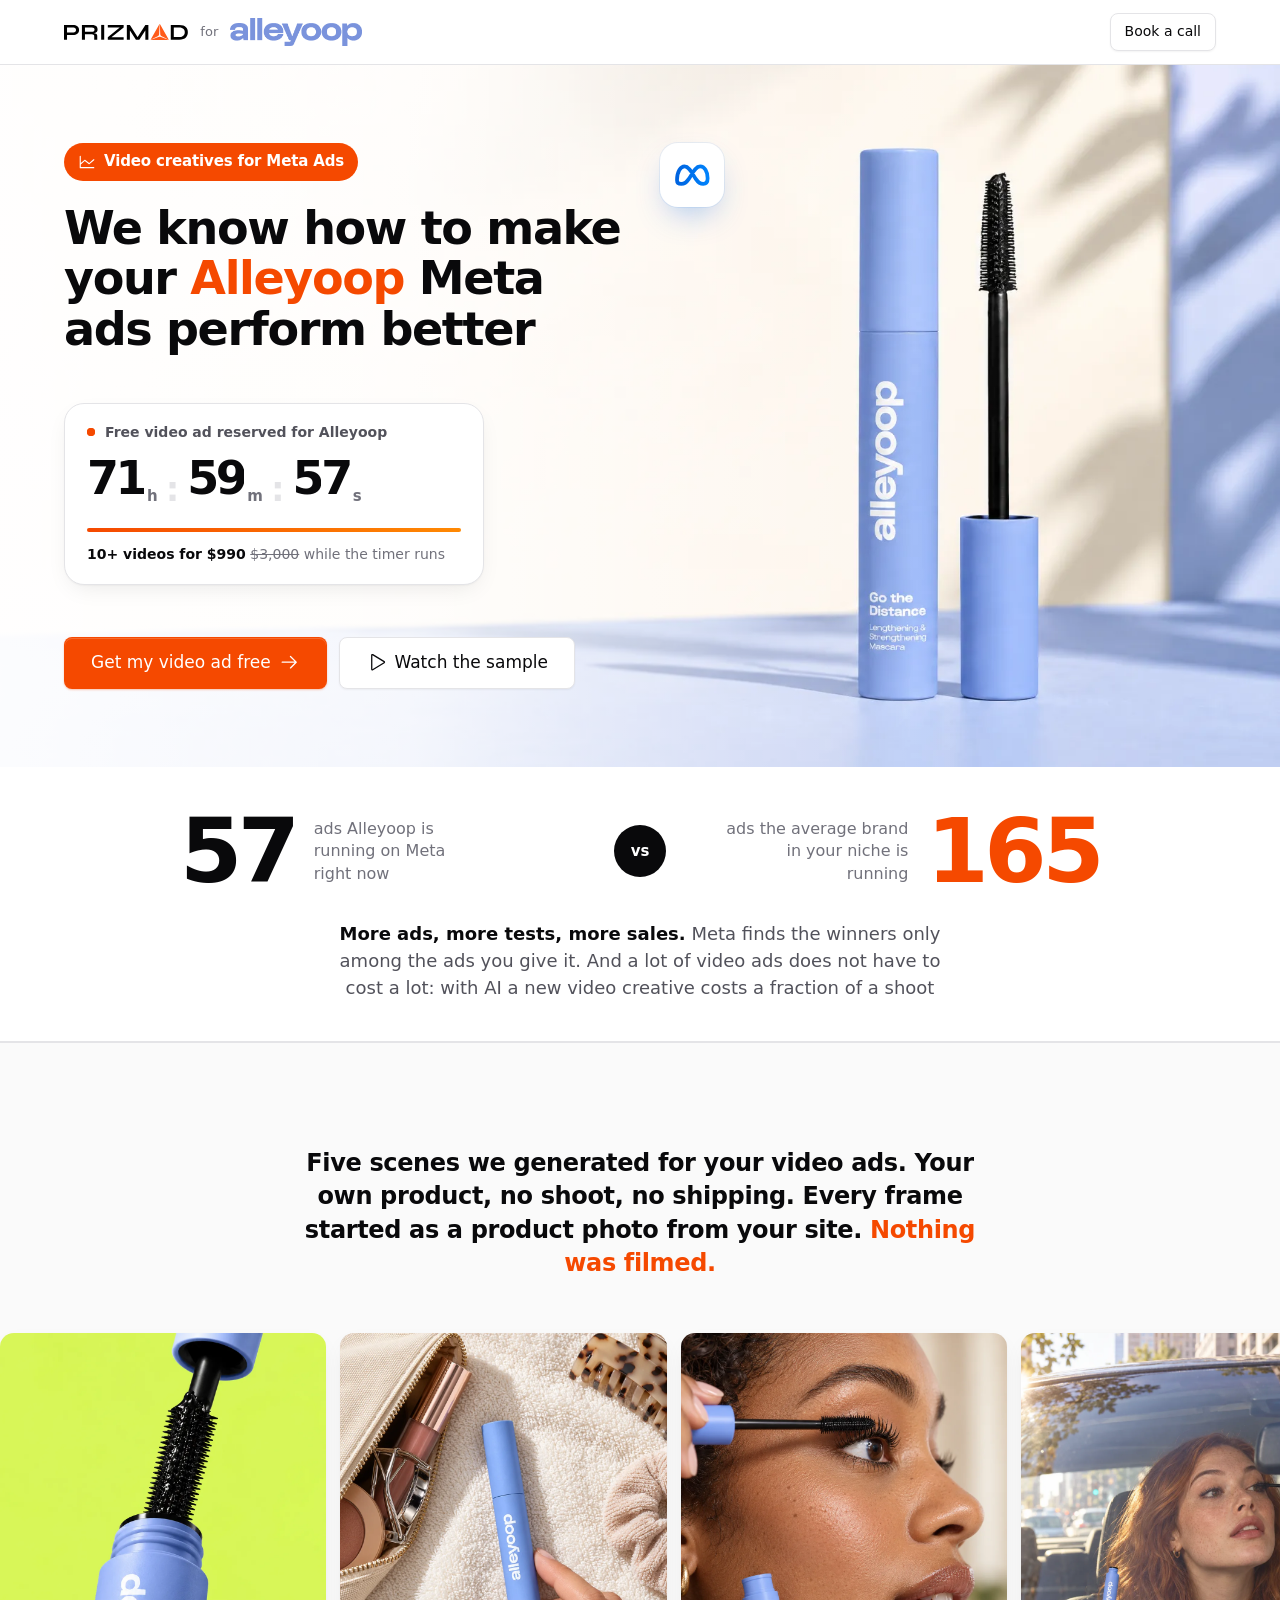
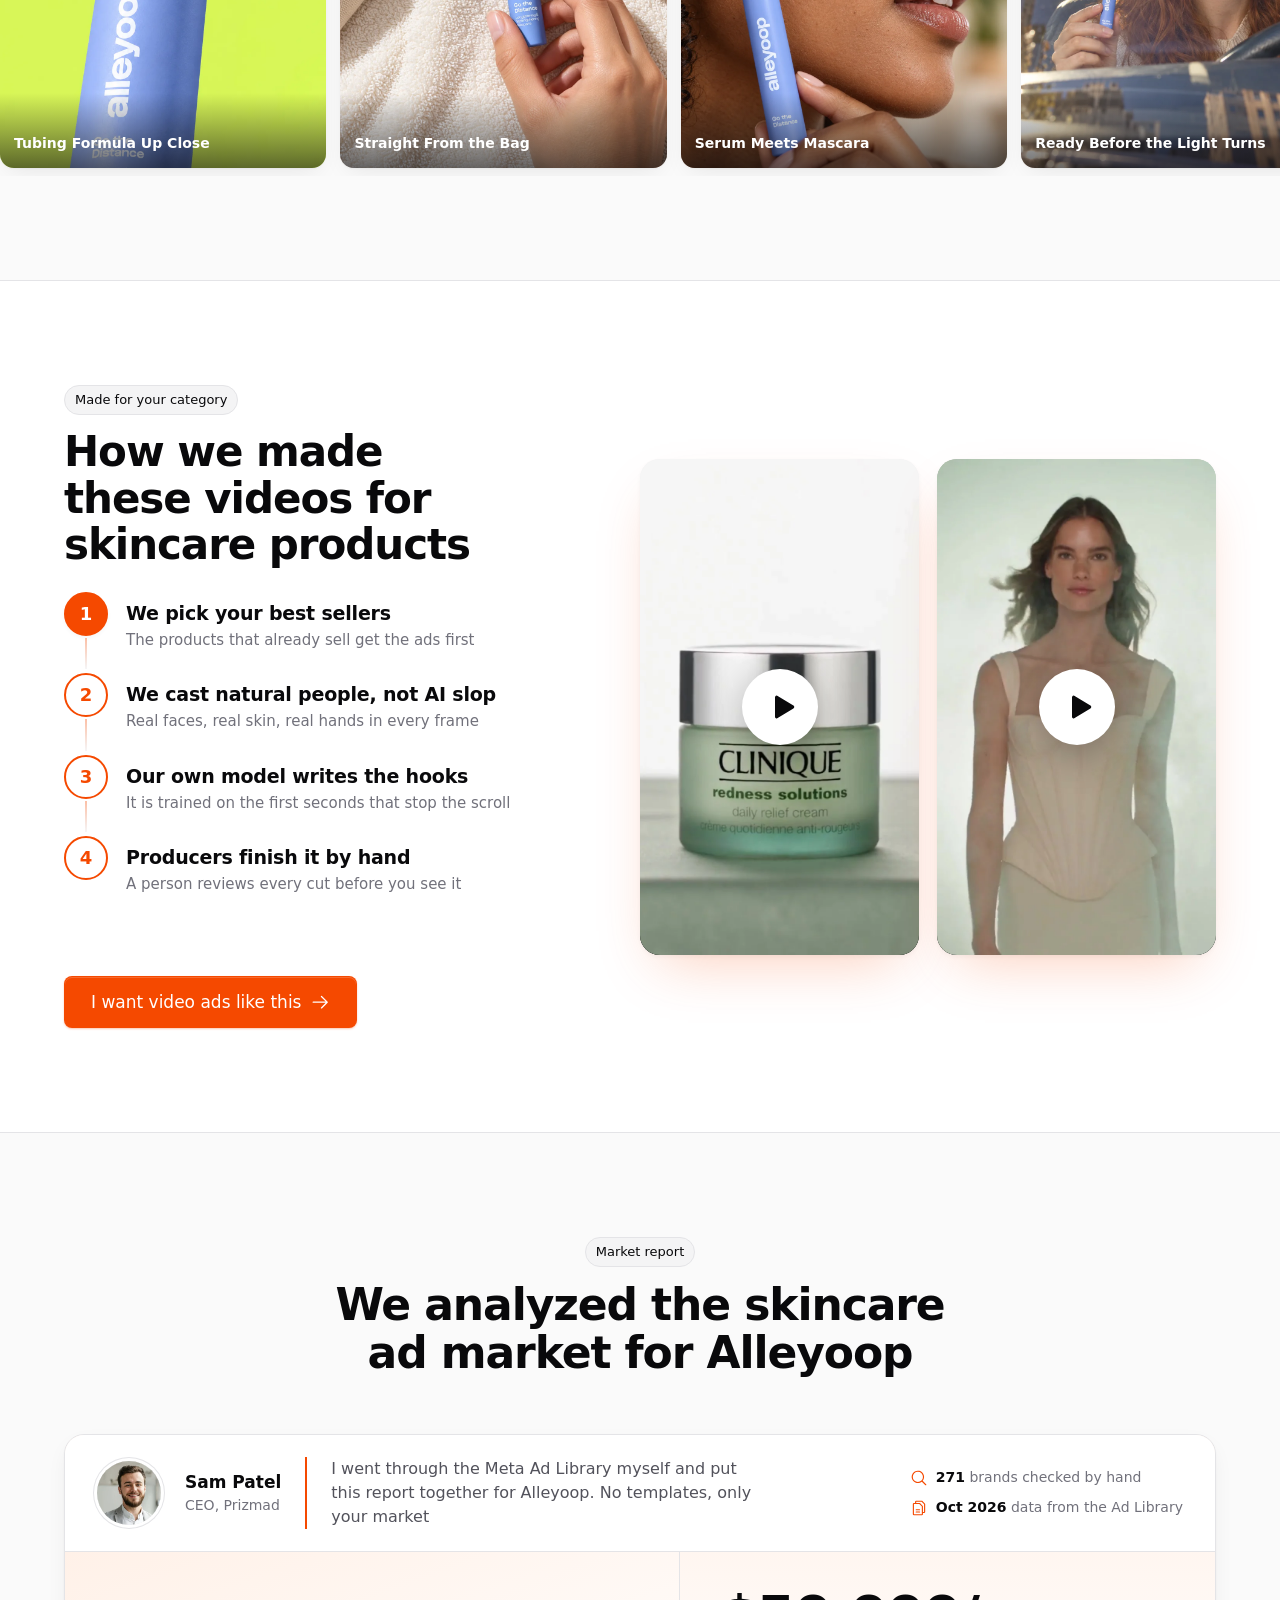
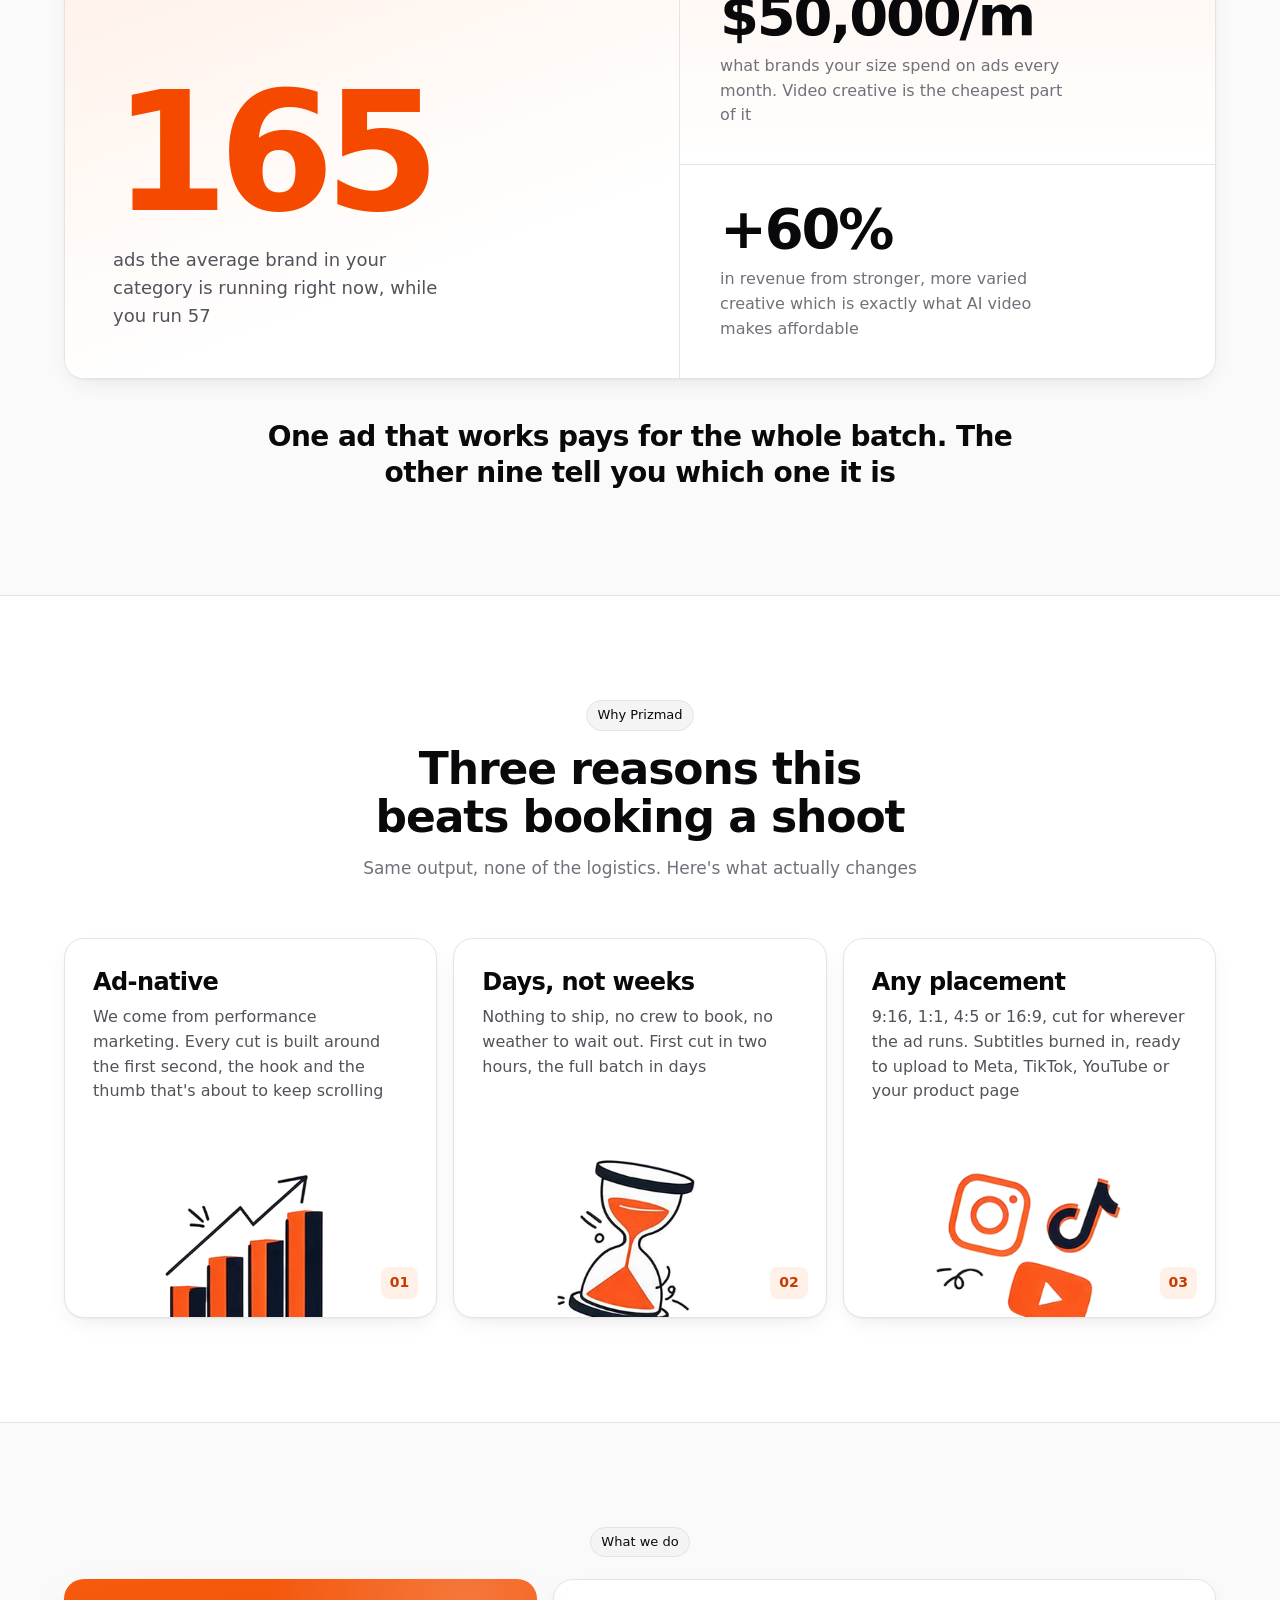
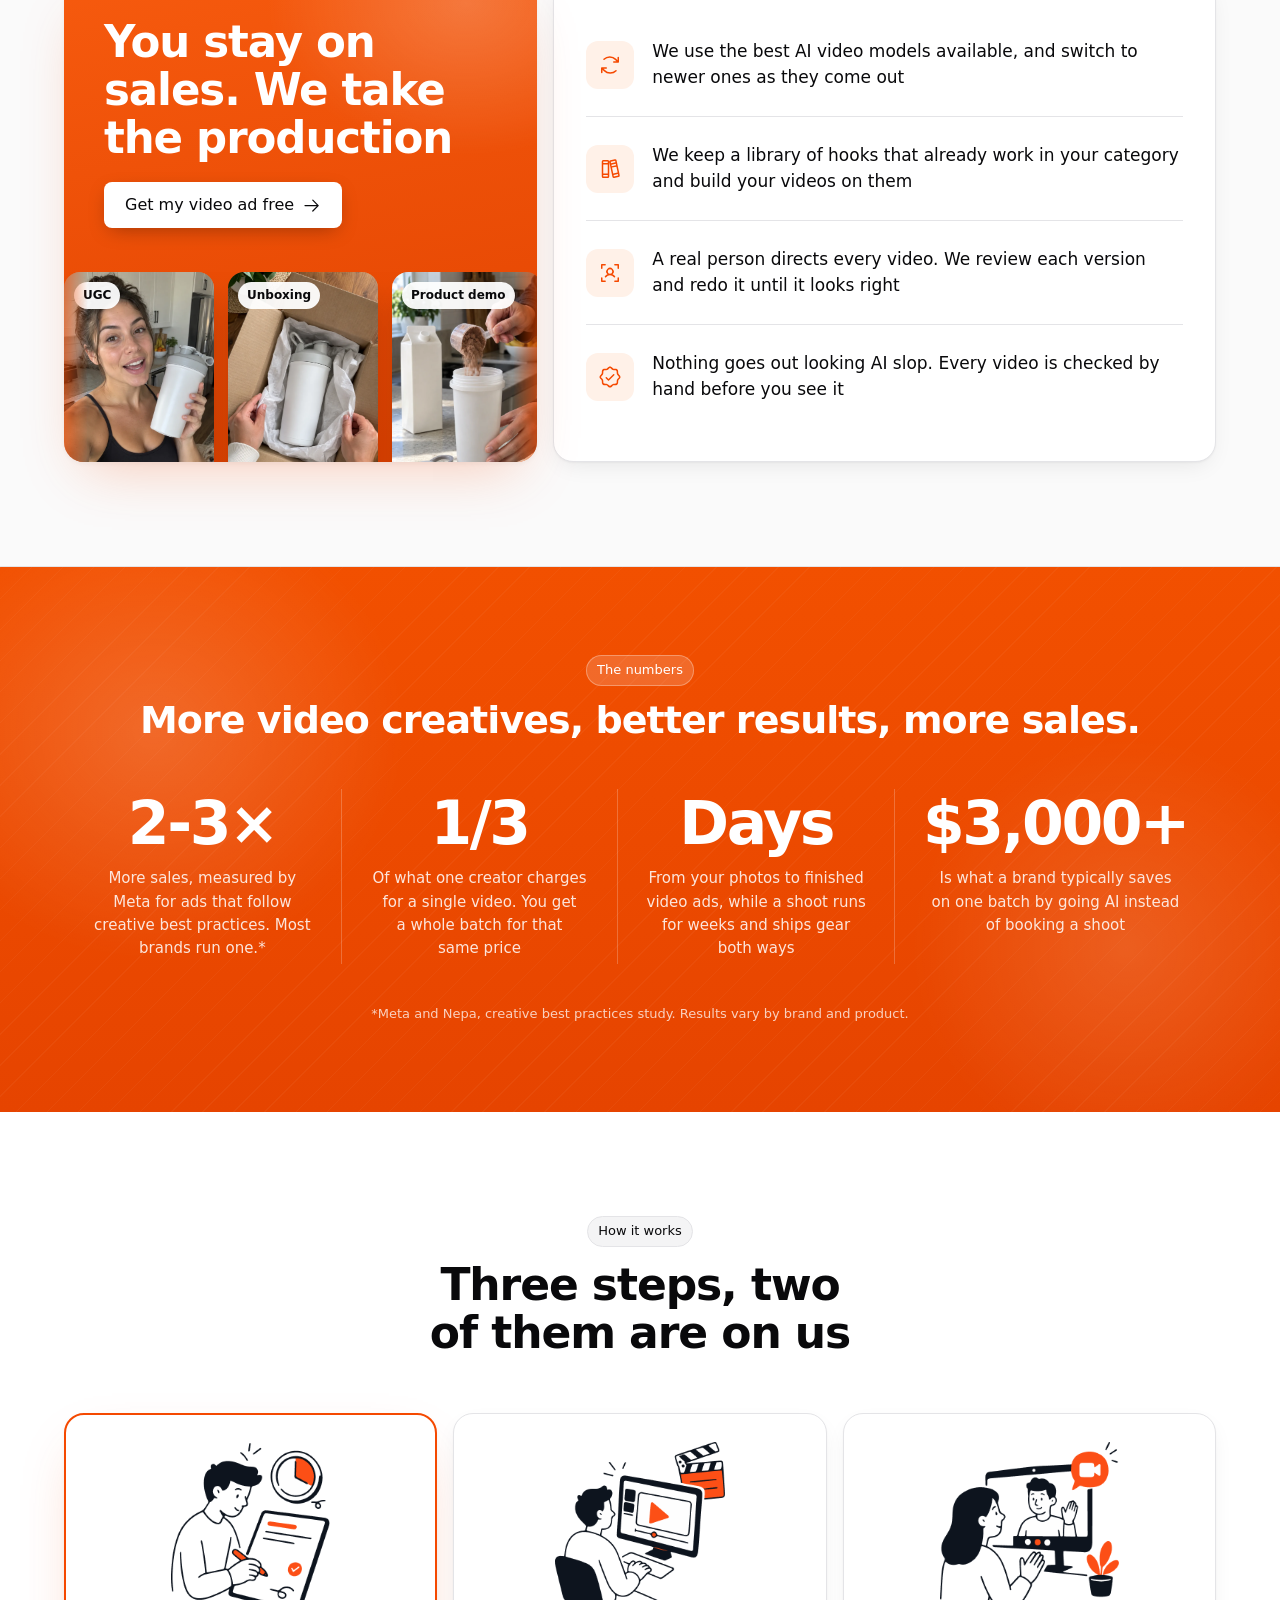
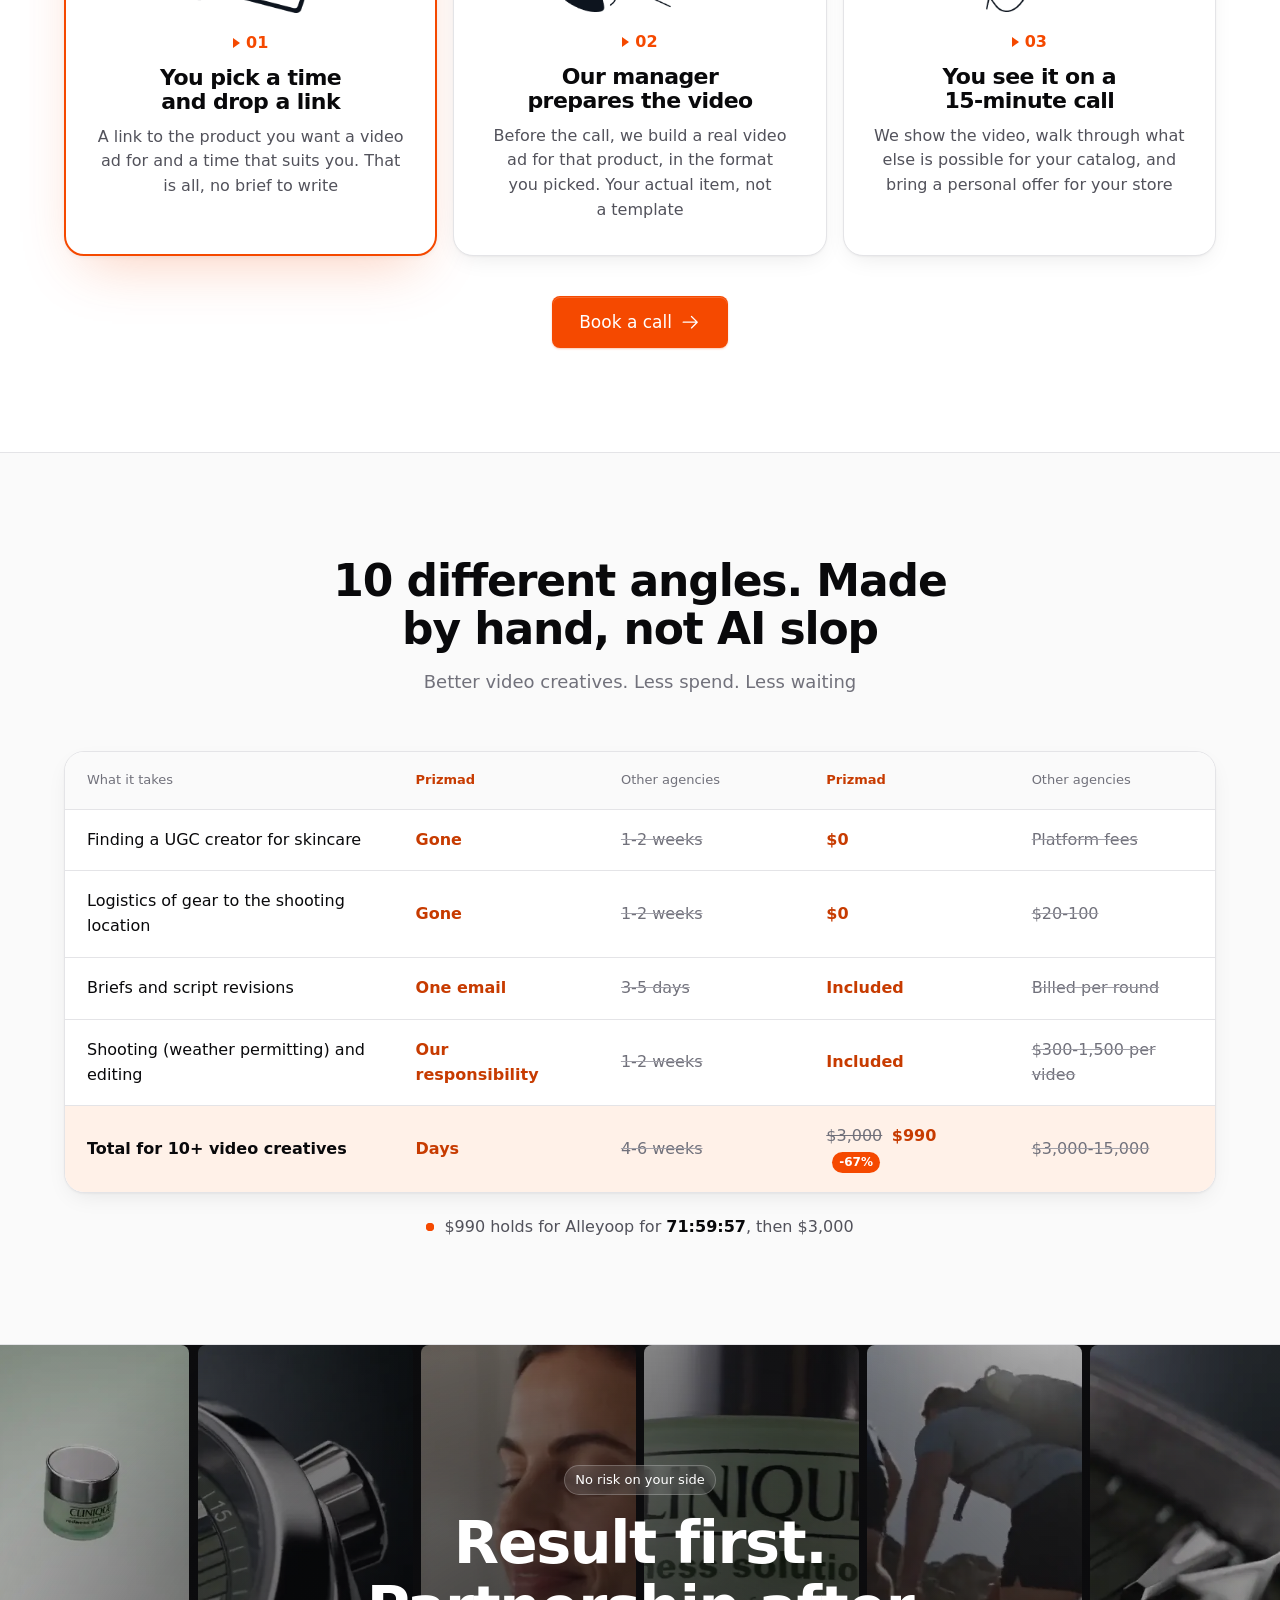
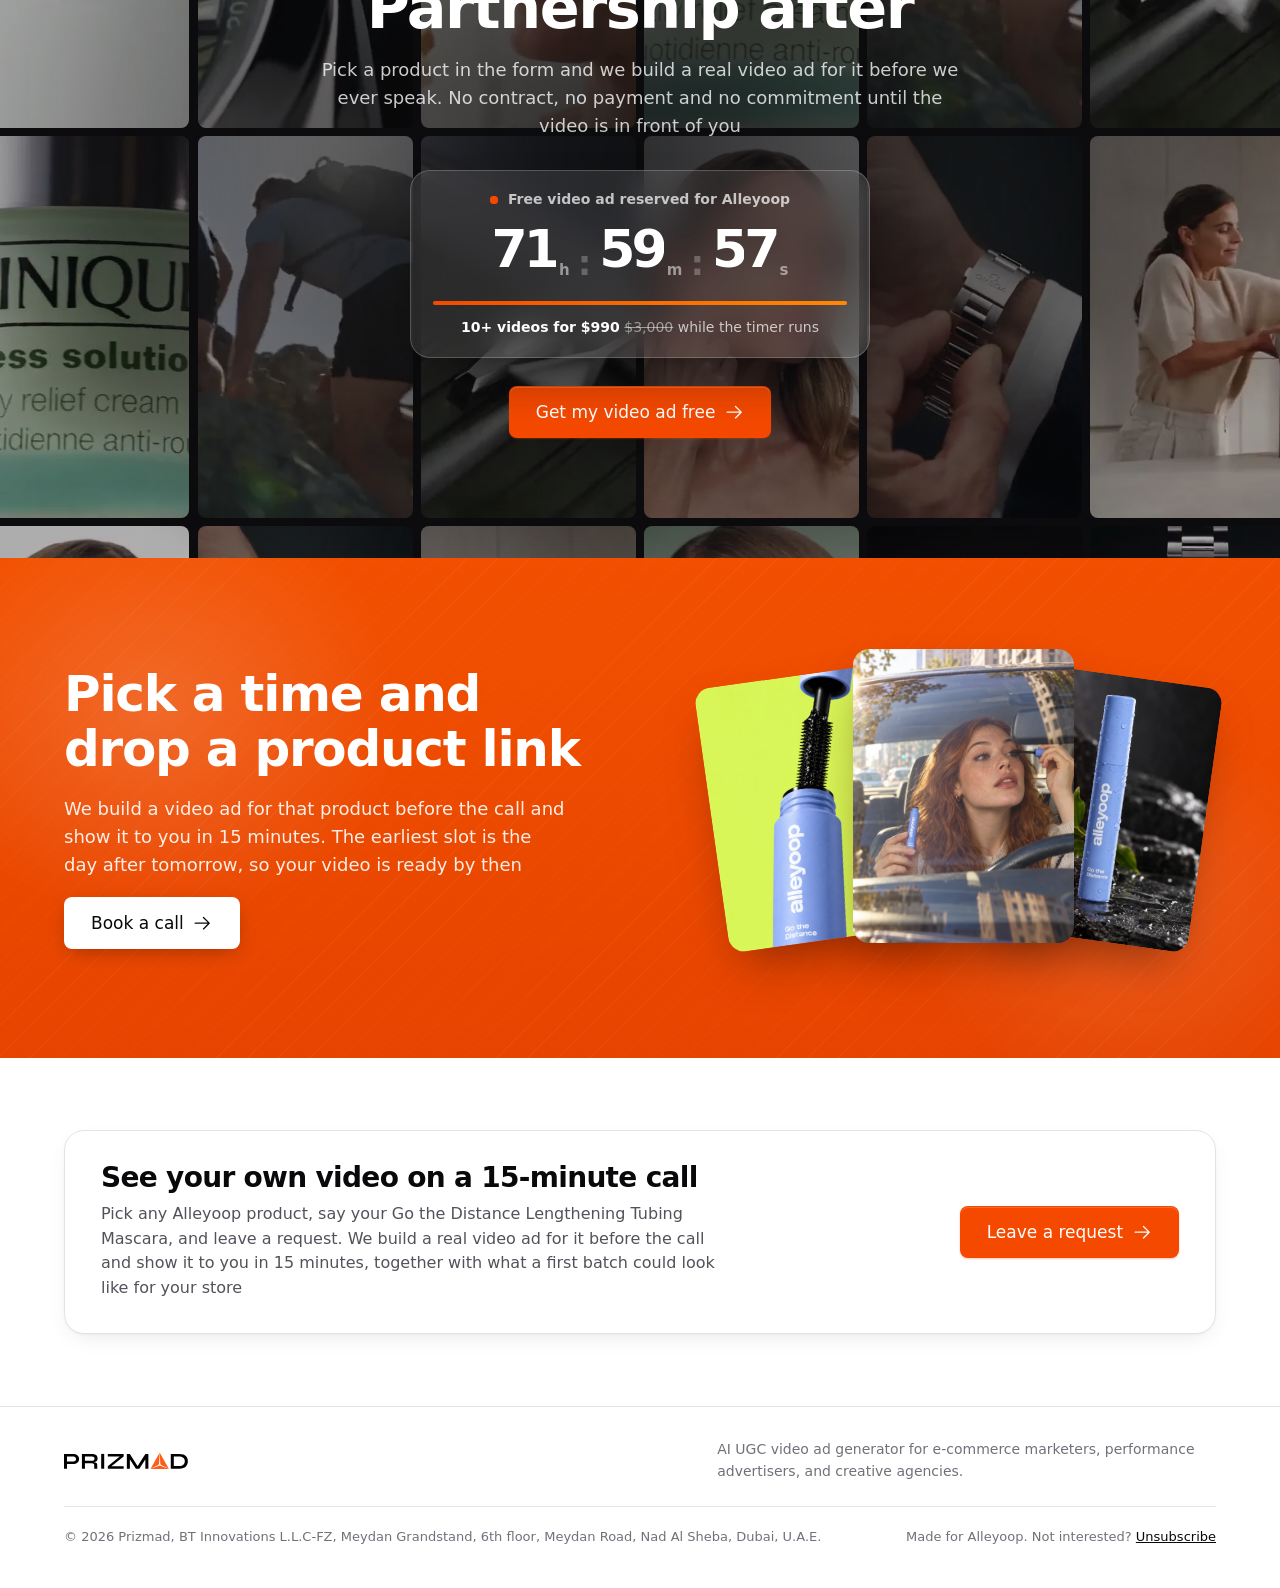
<file: 2026/2026-10/landing-v2-alleyoop/index.html>
<!doctype html>
<html lang="en">
<head>
<meta charset="utf-8">
<meta name="viewport" content="width=device-width, initial-scale=1">
<title>This is what your Alleyoop ad could look like | Prizmad</title>
<meta name="description" content="AI UGC video ad generator for e-commerce marketers, performance advertisers, and creative agencies.">
<meta name="robots" content="noindex, nofollow">
<meta name="theme-color" content="#ffffff">
<meta property="og:title" content="This is what your Alleyoop ad could look like">
<meta property="og:image" content="assets/img/s4.webp">
<link rel="icon" href="assets/prizmad-emblem.svg" type="image/svg+xml">
<link rel="preload" href="assets/img/s/meetalleyoop-x34j6x/s4.webp" as="image">
<link rel="stylesheet" href="assets/styles.css?v=e13488ae">
</head>
<body class="t-c " data-slug="meetalleyoop-x34j6x" data-brand="Alleyoop">

<header class="nav" id="top">
  <div class="wrap">
    <div class="nav-brands">
      <a href="#top" aria-label="Prizmad"><img class="logo" src="assets/prizmad-full.svg" alt="Prizmad" width="125" height="16"></a>
      <span class="nav-x" aria-hidden="true">for</span><img class="brand-logo" src="assets/img/s/meetalleyoop-x34j6x/logo.png" alt="Alleyoop">
    </div>
    <a class="btn btn-outline btn-sm" href="#book" data-book>Book a call</a>
  </div>
</header>

<main>

  <section class="hero hero-texture">
    <img class="hero-photo" src="assets/img/s/meetalleyoop-x34j6x/banner.webp" alt="" width="1800" height="1011"  style="object-position: 74% 50%" fetchpriority="high">

    <div class="wrap">
      <div class="hero-copy">
          <span class="meta-float" aria-hidden="true"><svg viewBox="0 0 64 42"><defs><linearGradient id="mg" x1="0" y1="0" x2="1" y2="0"><stop offset="0" stop-color="#0064e0"/><stop offset="1" stop-color="#0082fb"/></linearGradient></defs><path d="M8 29C8 15 14 7 20 7c8 0 13 13 18 20 4 6 8 8 12 8 5 0 7-4 7-9 0-11-5-19-12-19-8 0-13 13-18 20-4 6-8 8-12 8-5 0-7-3-7-6z" fill="none" stroke="url(#mg)" stroke-width="6" stroke-linejoin="round"/></svg></span>
        <div class="hero-tags">
          <span class="meta-tag"><svg class="icon" viewBox="0 0 256 256" aria-hidden="true" focusable="false"><path d="M232,208a8,8,0,0,1-8,8H32a8,8,0,0,1-8-8V48a8,8,0,0,1,16,0v94.37L90.73,98a8,8,0,0,1,10.07-.38l58.81,44.11L218.73,90a8,8,0,1,1,10.54,12l-64,56a8,8,0,0,1-10.07.38L96.39,114.29,40,163.63V200H224A8,8,0,0,1,232,208Z"></path></svg>Video creatives for Meta Ads</span>
          
        </div>
        <h1>We know how to make your <span class="brand">Alleyoop</span> Meta ads perform better</h1>
        <div class="deal-timer" data-timer role="timer" aria-live="off">
          <p class="dt-head"><i class="dt-live" aria-hidden="true"></i><span>Free video ad reserved for Alleyoop</span></p>
          <div class="dt-clock"><span class="dt-unit"><span class="dt-d" data-d="h0"><b>7</b></span><span class="dt-d" data-d="h1"><b>2</b></span><small>h</small></span><span class="dt-sep" aria-hidden="true">:</span><span class="dt-unit"><span class="dt-d" data-d="m0"><b>0</b></span><span class="dt-d" data-d="m1"><b>0</b></span><small>m</small></span><span class="dt-sep" aria-hidden="true">:</span><span class="dt-unit"><span class="dt-d" data-d="s0"><b>0</b></span><span class="dt-d" data-d="s1"><b>0</b></span><small>s</small></span></div>
          <div class="dt-bar" aria-hidden="true"><i></i></div>
          <p class="dt-price"><b>10+ videos for $990</b> <s>$3,000</s> while the timer runs</p>
        </div>
        <div class="hero-ctas">
          <a class="btn btn-primary btn-lg" href="#book" data-book>Get my video ad free <svg class="icon icon-arrow" viewBox="0 0 256 256" aria-hidden="true" focusable="false"><path d="M221.66,133.66l-72,72a8,8,0,0,1-11.32-11.32L196.69,136H40a8,8,0,0,1,0-16H196.69L138.34,61.66a8,8,0,0,1,11.32-11.32l72,72A8,8,0,0,1,221.66,133.66Z"></path></svg></a>
          <a class="btn btn-outline btn-lg" href="#sample"><svg class="icon" viewBox="0 0 256 256" aria-hidden="true" focusable="false"><path d="M232.4,114.49,88.32,26.35a16,16,0,0,0-16.2-.3A15.86,15.86,0,0,0,64,39.87V216.13A15.94,15.94,0,0,0,80,232a16.07,16.07,0,0,0,8.36-2.35L232.4,141.51a15.81,15.81,0,0,0,0-27ZM80,215.94V40.07l143.83,88Z"></path></svg> Watch the sample</a>
        </div>
      </div>

    </div>

  </section>

  <section class="versus" aria-label="Your Meta ads against your niche">
    <div class="wrap">
      <div class="vs-row">
        <div class="vs-item">
          <div class="num">57</div>
          <p>ads Alleyoop is running on Meta right now</p>
          <span class="vs-bar" aria-hidden="true"><i style="width: 34.5%"></i></span>
        </div>
        <span class="vs-mid" aria-hidden="true">vs</span>
        <div class="vs-item vs-them">
          <div class="num">165</div>
          <p>ads the average brand in your niche is running</p>
          <span class="vs-bar" aria-hidden="true"><i style="width: 100%"></i></span>
        </div>
      </div>
      <p class="vs-note"><strong>More ads, more tests, more sales.</strong> Meta finds the winners only among the ads you give it. And a lot of video ads does not have to cost a lot: with AI a new video creative costs a fraction of a shoot</p>
    </div>
  </section>


  <section class="band sec scenes scenes-grid" aria-label="Five scenes">
    <div class="wrap">
      <p class="scenes-lead reveal">Five scenes we generated for your video ads. Your own product, no shoot, no shipping. Every frame started as a product photo from your site. <em>Nothing was filmed.</em></p>
    </div>
    <div class="strip as-strip reveal">
      <div class="strip-track">
        <figure class="scard">
          <button type="button" data-lb="0" data-caption="Tubing Formula Up Close" aria-label="Tubing Formula Up Close"><img src="assets/img/s/meetalleyoop-x34j6x/s1.webp" alt="Macro shot of the Alleyoop wand pulled from the periwinkle tube on a chartreuse background" width="1080" height="1440" loading="lazy"></button>
          <figcaption>Tubing Formula Up Close</figcaption>
        </figure>
        <figure class="scard">
          <button type="button" data-lb="1" data-caption="Straight From the Bag" aria-label="Straight From the Bag"><img src="assets/img/s/meetalleyoop-x34j6x/s2.webp" alt="Top-down view of a hand picking the Alleyoop mascara from an open makeup pouch" width="1080" height="1440" loading="lazy"></button>
          <figcaption>Straight From the Bag</figcaption>
        </figure>
        <figure class="scard">
          <button type="button" data-lb="2" data-caption="Serum Meets Mascara" aria-label="Serum Meets Mascara"><img src="assets/img/s/meetalleyoop-x34j6x/s3.webp" alt="Side profile of a woman applying Alleyoop mascara to long lashes" width="1080" height="1440" loading="lazy"></button>
          <figcaption>Serum Meets Mascara</figcaption>
        </figure>
        <figure class="scard">
          <button type="button" data-lb="3" data-caption="Ready Before the Light Turns" aria-label="Ready Before the Light Turns"><img src="assets/img/s/meetalleyoop-x34j6x/s4.webp" alt="Woman applying Alleyoop mascara in a car mirror in morning sun" width="1080" height="1440" loading="lazy"></button>
          <figcaption>Ready Before the Light Turns</figcaption>
        </figure>
        <figure class="scard">
          <button type="button" data-lb="4" data-caption="Smudge-Proof by Design" aria-label="Smudge-Proof by Design"><img src="assets/img/s/meetalleyoop-x34j6x/s5.webp" alt="Alleyoop mascara standing on wet dark slate with green leaves" width="1080" height="1440" loading="lazy"></button>
          <figcaption>Smudge-Proof by Design</figcaption>
        </figure>
        
        <figure class="scard" aria-hidden="true">
          <img src="assets/img/s/meetalleyoop-x34j6x/s1.webp" alt="" width="1080" height="1440" loading="lazy">
          <figcaption>Tubing Formula Up Close</figcaption>
        </figure>
        <figure class="scard" aria-hidden="true">
          <img src="assets/img/s/meetalleyoop-x34j6x/s2.webp" alt="" width="1080" height="1440" loading="lazy">
          <figcaption>Straight From the Bag</figcaption>
        </figure>
        <figure class="scard" aria-hidden="true">
          <img src="assets/img/s/meetalleyoop-x34j6x/s3.webp" alt="" width="1080" height="1440" loading="lazy">
          <figcaption>Serum Meets Mascara</figcaption>
        </figure>
        <figure class="scard" aria-hidden="true">
          <img src="assets/img/s/meetalleyoop-x34j6x/s4.webp" alt="" width="1080" height="1440" loading="lazy">
          <figcaption>Ready Before the Light Turns</figcaption>
        </figure>
        <figure class="scard" aria-hidden="true">
          <img src="assets/img/s/meetalleyoop-x34j6x/s5.webp" alt="" width="1080" height="1440" loading="lazy">
          <figcaption>Smudge-Proof by Design</figcaption>
        </figure>
        
      </div>
    </div>
  </section>




  <section class="sec video" id="sample" aria-labelledby="video-title">
    <div class="wrap video-layout is-tall count-2">
      <div class="sec-head reveal">
        <span class="pill">Made for your category</span>
        <h2 id="video-title">How we made these videos for skincare products</h2>
        <ol class="how-steps">
          <li class="how-step"><span class="hs-n">1</span><div><h3>We pick your best sellers</h3><p>The products that already sell get the ads first</p></div></li>
          <li class="how-step"><span class="hs-n">2</span><div><h3>We cast natural people, not AI slop</h3><p>Real faces, real skin, real hands in every frame</p></div></li>
          <li class="how-step"><span class="hs-n">3</span><div><h3>Our own model writes the hooks</h3><p>It is trained on the first seconds that stop the scroll</p></div></li>
          <li class="how-step"><span class="hs-n">4</span><div><h3>Producers finish it by hand</h3><p>A person reviews every cut before you see it</p></div></li>
        </ol>
      </div>
      <div class="players reveal">
        <div class="player">
          <video preload="none" playsinline controls poster="assets/img/niche/skincare.webp">
            <source src="assets/video/niche/skincare.mp4" type="video/mp4">
          </video>
          <img class="poster" src="assets/img/niche/skincare.webp" alt="" loading="lazy">
          <button class="play" type="button" aria-label="Play"><svg class="icon" viewBox="0 0 256 256" aria-hidden="true" focusable="false"><path d="M240,128a15.74,15.74,0,0,1-7.6,13.51L88.32,229.65a16,16,0,0,1-16.2.3A15.86,15.86,0,0,1,64,216.13V39.87a15.86,15.86,0,0,1,8.12-13.82,16,16,0,0,1,16.2.3L232.4,114.49A15.74,15.74,0,0,1,240,128Z"></path></svg></button>
        </div>
        <div class="player">
          <video preload="none" playsinline controls poster="assets/img/niche/skincare-2.webp">
            <source src="assets/video/niche/skincare-2.mp4" type="video/mp4">
          </video>
          <img class="poster" src="assets/img/niche/skincare-2.webp" alt="" loading="lazy">
          <button class="play" type="button" aria-label="Play"><svg class="icon" viewBox="0 0 256 256" aria-hidden="true" focusable="false"><path d="M240,128a15.74,15.74,0,0,1-7.6,13.51L88.32,229.65a16,16,0,0,1-16.2.3A15.86,15.86,0,0,1,64,216.13V39.87a15.86,15.86,0,0,1,8.12-13.82,16,16,0,0,1,16.2.3L232.4,114.49A15.74,15.74,0,0,1,240,128Z"></path></svg></button>
        </div>
        
      </div>
      <div class="center-cta"><a class="btn btn-primary btn-lg" href="#book" data-book>I want video ads like this <svg class="icon icon-arrow" viewBox="0 0 256 256" aria-hidden="true" focusable="false"><path d="M221.66,133.66l-72,72a8,8,0,0,1-11.32-11.32L196.69,136H40a8,8,0,0,1,0-16H196.69L138.34,61.66a8,8,0,0,1,11.32-11.32l72,72A8,8,0,0,1,221.66,133.66Z"/></svg></a></div>
    </div>
  </section>


  <section class="band sec market" aria-labelledby="market-title">
    <div class="wrap">
      <div class="sec-head reveal">
                <span class="pill">Market report</span>
        <h2 id="market-title">We analyzed the skincare ad market for Alleyoop</h2>
      </div>
      <div class="market-card reveal">
        <div class="report-by">
          <span class="rb-ava"><img src="assets/img/senders/sam-patel.webp" alt="Sam Patel" width="64" height="64" loading="lazy"></span>
          <div class="rb-who">
            <p class="rb-name">Sam Patel</p>
            <p class="rb-role">CEO, Prizmad</p>
          </div>
          <p class="rb-quote">I went through the Meta Ad Library myself and put this report together for Alleyoop. No templates, only your market</p>
          <ul class="rb-facts">
            <li><svg class="icon" viewBox="0 0 256 256" aria-hidden="true" focusable="false"><path d="M229.66,218.34l-50.07-50.06a88.11,88.11,0,1,0-11.31,11.31l50.06,50.07a8,8,0,0,0,11.32-11.32ZM40,112a72,72,0,1,1,72,72A72.08,72.08,0,0,1,40,112Z"/></svg><span><b>271</b> brands checked by hand</span></li>
            <li><svg class="icon" viewBox="0 0 256 256" aria-hidden="true" focusable="false"><path d="M213.66,66.34l-40-40A8,8,0,0,0,168,24H88A16,16,0,0,0,72,40V56H56A16,16,0,0,0,40,72V216a16,16,0,0,0,16,16H168a16,16,0,0,0,16-16V200h16a16,16,0,0,0,16-16V72A8,8,0,0,0,213.66,66.34ZM168,216H56V72h76.69L168,107.31v84.53c0,.06,0,.11,0,.16s0,.1,0,.16V216Zm32-32H184V104a8,8,0,0,0-2.34-5.66l-40-40A8,8,0,0,0,136,56H88V40h76.69L200,75.31Zm-56-32a8,8,0,0,1-8,8H88a8,8,0,0,1,0-16h48A8,8,0,0,1,144,152Zm0,32a8,8,0,0,1-8,8H88a8,8,0,0,1,0-16h48A8,8,0,0,1,144,184Z"/></svg><span><b>Oct 2026</b> data from the Ad Library</span></li>
          </ul>
        </div>
        <div class="stat-big">
          <div class="num">165</div>
          <p>ads the average brand in your category is running right now, while you run 57</p>
        </div>
        <div class="stat-side">
          <div><div class="num">$50,000/m</div><p>what brands your size spend on ads every month. Video creative is the cheapest part of it</p></div>
          <div><div class="num">+60%</div><p>in revenue from stronger, more varied creative which is exactly what AI video makes affordable</p></div>
        </div>
      </div>
      <p class="pull reveal">One ad that works pays for the whole batch. The other nine tell you which one it is</p>
    </div>
  </section>

  <section class="sec why" aria-labelledby="why-title">
    <div class="wrap">
      <div class="sec-head reveal">
        <span class="pill">Why Prizmad</span>
        <h2 id="why-title">Three reasons this beats booking a shoot</h2>
        <p>Same output, none of the logistics. Here's what actually changes</p>
      </div>
      <div class="cards3">
        <article class="icard reveal">
          <h3>Ad-native</h3>
          <p>We come from performance marketing. Every cut is built around the first second, the hook and the thumb that's about to keep scrolling</p>
          <img class="illus" src="assets/img/illus/why-ad-native.png" alt="" width="290" height="253" loading="lazy">
          <span class="badge">01</span>
        </article>
        <article class="icard reveal" style="--d:.06s">
          <h3>Days, not weeks</h3>
          <p>Nothing to ship, no crew to book, no weather to wait out. First cut in two hours, the full batch in days</p>
          <img class="illus" src="assets/img/illus/why-days.png" alt="" width="274" height="236" loading="lazy">
          <span class="badge">02</span>
        </article>
        <article class="icard reveal" style="--d:.12s">
          <h3>Any placement</h3>
          <p>9:16, 1:1, 4:5 or 16:9, cut for wherever the ad runs. Subtitles burned in, ready to upload to Meta, TikTok, YouTube or your product page</p>
          <img class="illus" src="assets/img/illus/why-placement.png" alt="" width="251" height="231" loading="lazy">
          <span class="badge">03</span>
        </article>
      </div>
    </div>
  </section>

  <section class="band sec prod" aria-labelledby="prod-title">
    <div class="wrap">
      <div class="sec-pill reveal"><span class="pill">What we do</span></div>
      <div class="prod-grid">
      <div class="prod-head reveal">
        <h2 id="prod-title">You stay on sales. We take the production</h2>
        <a class="btn btn-white" href="#book" data-book>Get my video ad free <svg class="icon icon-arrow" viewBox="0 0 256 256" aria-hidden="true" focusable="false"><path d="M221.66,133.66l-72,72a8,8,0,0,1-11.32-11.32L196.69,136H40a8,8,0,0,1,0-16H196.69L138.34,61.66a8,8,0,0,1,11.32-11.32l72,72A8,8,0,0,1,221.66,133.66Z"/></svg></a>
        <div class="formats-marquee" aria-hidden="true">
          <div class="fm-track">
            <figure class="fm-card"><img src="assets/img/formats/fmt-ugc.webp" alt="" loading="lazy"><figcaption>UGC</figcaption></figure><figure class="fm-card"><img src="assets/img/formats/fmt-unboxing.webp" alt="" loading="lazy"><figcaption>Unboxing</figcaption></figure><figure class="fm-card"><img src="assets/img/formats/fmt-product-demo.webp" alt="" loading="lazy"><figcaption>Product demo</figcaption></figure><figure class="fm-card"><img src="assets/img/formats/fmt-talking-head.webp" alt="" loading="lazy"><figcaption>Talking head</figcaption></figure><figure class="fm-card"><img src="assets/img/formats/fmt-lifestyle.webp" alt="" loading="lazy"><figcaption>Lifestyle</figcaption></figure><figure class="fm-card"><img src="assets/img/formats/fmt-hands-on.webp" alt="" loading="lazy"><figcaption>Hands-on</figcaption></figure><figure class="fm-card"><img src="assets/img/formats/fmt-studio.webp" alt="" loading="lazy"><figcaption>Studio</figcaption></figure>
            <figure class="fm-card"><img src="assets/img/formats/fmt-ugc.webp" alt="" loading="lazy"><figcaption>UGC</figcaption></figure><figure class="fm-card"><img src="assets/img/formats/fmt-unboxing.webp" alt="" loading="lazy"><figcaption>Unboxing</figcaption></figure><figure class="fm-card"><img src="assets/img/formats/fmt-product-demo.webp" alt="" loading="lazy"><figcaption>Product demo</figcaption></figure><figure class="fm-card"><img src="assets/img/formats/fmt-talking-head.webp" alt="" loading="lazy"><figcaption>Talking head</figcaption></figure><figure class="fm-card"><img src="assets/img/formats/fmt-lifestyle.webp" alt="" loading="lazy"><figcaption>Lifestyle</figcaption></figure><figure class="fm-card"><img src="assets/img/formats/fmt-hands-on.webp" alt="" loading="lazy"><figcaption>Hands-on</figcaption></figure><figure class="fm-card"><img src="assets/img/formats/fmt-studio.webp" alt="" loading="lazy"><figcaption>Studio</figcaption></figure>
          </div>
        </div>
      </div>
      <ul class="points">
        <li class="reveal"><svg class="icon" viewBox="0 0 256 256" aria-hidden="true" focusable="false"><path d="M224,48V96a8,8,0,0,1-8,8H168a8,8,0,0,1,0-16h28.69L182.06,73.37a79.56,79.56,0,0,0-56.13-23.43h-.45A79.52,79.52,0,0,0,69.59,72.71,8,8,0,0,1,58.41,61.27a96,96,0,0,1,135,.79L208,76.69V48a8,8,0,0,1,16,0ZM186.41,183.29a80,80,0,0,1-112.47-.66L59.31,168H88a8,8,0,0,0,0-16H40a8,8,0,0,0-8,8v48a8,8,0,0,0,16,0V179.31l14.63,14.63A95.43,95.43,0,0,0,130,222.06h.53a95.36,95.36,0,0,0,67.07-27.33,8,8,0,0,0-11.18-11.44Z"/></svg><p>We use the best AI video models available, and switch to newer ones as they come out</p></li>
        <li class="reveal" style="--d:.06s"><svg class="icon" viewBox="0 0 256 256" aria-hidden="true" focusable="false"><path d="M231.65,194.55,198.46,36.75a16,16,0,0,0-19-12.39L132.65,34.42a16.08,16.08,0,0,0-12.3,19l33.19,157.8A16,16,0,0,0,169.16,224a16.25,16.25,0,0,0,3.38-.36l46.81-10.06A16.09,16.09,0,0,0,231.65,194.55ZM136,50.15c0-.06,0-.09,0-.09l46.8-10,3.33,15.87L139.33,66Zm6.62,31.47,46.82-10.05,3.34,15.9L146,97.53Zm6.64,31.57,46.82-10.06,13.3,63.24-46.82,10.06ZM216,197.94l-46.8,10-3.33-15.87L212.67,182,216,197.85C216,197.91,216,197.94,216,197.94ZM104,32H56A16,16,0,0,0,40,48V208a16,16,0,0,0,16,16h48a16,16,0,0,0,16-16V48A16,16,0,0,0,104,32ZM56,48h48V64H56Zm0,32h48v96H56Zm48,128H56V192h48v16Z"/></svg><p>We keep a library of hooks that already work in your category and build your videos on them</p></li>
        <li class="reveal" style="--d:.12s"><svg class="icon" viewBox="0 0 256 256" aria-hidden="true" focusable="false"><path d="M224,40V76a8,8,0,0,1-16,0V48H180a8,8,0,0,1,0-16h36A8,8,0,0,1,224,40Zm-8,132a8,8,0,0,0-8,8v28H180a8,8,0,0,0,0,16h36a8,8,0,0,0,8-8V180A8,8,0,0,0,216,172ZM76,208H48V180a8,8,0,0,0-16,0v36a8,8,0,0,0,8,8H76a8,8,0,0,0,0-16ZM40,84a8,8,0,0,0,8-8V48H76a8,8,0,0,0,0-16H40a8,8,0,0,0-8,8V76A8,8,0,0,0,40,84Zm136,92a8,8,0,0,1-6.41-3.19,52,52,0,0,0-83.2,0,8,8,0,1,1-12.8-9.62A67.94,67.94,0,0,1,101,141.51a40,40,0,1,1,53.94,0,67.94,67.94,0,0,1,27.43,21.68A8,8,0,0,1,176,176Zm-48-40a24,24,0,1,0-24-24A24,24,0,0,0,128,136Z"/></svg><p>A real person directs every video. We review each version and redo it until it looks right</p></li>
        <li class="reveal" style="--d:.18s"><svg class="icon" viewBox="0 0 256 256" aria-hidden="true" focusable="false"><path d="M225.86,102.82c-3.77-3.94-7.67-8-9.14-11.57-1.36-3.27-1.44-8.69-1.52-13.94-.15-9.76-.31-20.82-8-28.51s-18.75-7.85-28.51-8c-5.25-.08-10.67-.16-13.94-1.52-3.56-1.47-7.63-5.37-11.57-9.14C146.28,23.51,138.44,16,128,16s-18.27,7.51-25.18,14.14c-3.94,3.77-8,7.67-11.57,9.14C88,40.64,82.56,40.72,77.31,40.8c-9.76.15-20.82.31-28.51,8S41,67.55,40.8,77.31c-.08,5.25-.16,10.67-1.52,13.94-1.47,3.56-5.37,7.63-9.14,11.57C23.51,109.72,16,117.56,16,128s7.51,18.27,14.14,25.18c3.77,3.94,7.67,8,9.14,11.57,1.36,3.27,1.44,8.69,1.52,13.94.15,9.76.31,20.82,8,28.51s18.75,7.85,28.51,8c5.25.08,10.67.16,13.94,1.52,3.56,1.47,7.63,5.37,11.57,9.14C109.72,232.49,117.56,240,128,240s18.27-7.51,25.18-14.14c3.94-3.77,8-7.67,11.57-9.14,3.27-1.36,8.69-1.44,13.94-1.52,9.76-.15,20.82-.31,28.51-8s7.85-18.75,8-28.51c.08-5.25.16-10.67,1.52-13.94,1.47-3.56,5.37-7.63,9.14-11.57C232.49,146.28,240,138.44,240,128S232.49,109.73,225.86,102.82Zm-11.55,39.29c-4.79,5-9.75,10.17-12.38,16.52-2.52,6.1-2.63,13.07-2.73,19.82-.1,7-.21,14.33-3.32,17.43s-10.39,3.22-17.43,3.32c-6.75.1-13.72.21-19.82,2.73-6.35,2.63-11.52,7.59-16.52,12.38S132,224,128,224s-9.15-4.92-14.11-9.69-10.17-9.75-16.52-12.38c-6.1-2.52-13.07-2.63-19.82-2.73-7-.1-14.33-.21-17.43-3.32s-3.22-10.39-3.32-17.43c-.1-6.75-.21-13.72-2.73-19.82-2.63-6.35-7.59-11.52-12.38-16.52S32,132,32,128s4.92-9.15,9.69-14.11,9.75-10.17,12.38-16.52c2.52-6.1,2.63-13.07,2.73-19.82.1-7,.21-14.33,3.32-17.43S70.51,56.9,77.55,56.8c6.75-.1,13.72-.21,19.82-2.73,6.35-2.63,11.52-7.59,16.52-12.38S124,32,128,32s9.15,4.92,14.11,9.69,10.17,9.75,16.52,12.38c6.1,2.52,13.07,2.63,19.82,2.73,7,.1,14.33.21,17.43,3.32s3.22,10.39,3.32,17.43c.1,6.75.21,13.72,2.73,19.82,2.63,6.35,7.59,11.52,12.38,16.52S224,124,224,128,219.08,137.15,214.31,142.11ZM173.66,98.34a8,8,0,0,1,0,11.32l-56,56a8,8,0,0,1-11.32,0l-24-24a8,8,0,0,1,11.32-11.32L112,148.69l50.34-50.35A8,8,0,0,1,173.66,98.34Z"/></svg><p>Nothing goes out looking AI slop. Every video is checked by hand before you see it</p></li>
      </ul>
      </div>
    </div>
  </section>

  <section class="orange numbers" aria-labelledby="numbers-title">
    <div class="wrap">
      <div class="numbers-head reveal">
        <span class="pill pill-onaccent">The numbers</span>
        <h2 id="numbers-title">More video creatives, better results, more sales.</h2>
      </div>
      <div class="num-row">
        <div class="reveal"><div class="num">2-3×</div><p>More sales, measured by Meta for ads that follow creative best practices. Most brands run one.*</p></div>
        <div class="reveal" style="--d:.06s"><div class="num">1/3</div><p>Of what one creator charges for a single video. You get a whole batch for that same price</p></div>
        <div class="reveal" style="--d:.12s"><div class="num">Days</div><p>From your photos to finished video ads, while a shoot runs for weeks and ships gear both ways</p></div>
        <div class="reveal" style="--d:.18s"><div class="num">$3,000+</div><p>Is what a brand typically saves on one batch by going AI instead of booking a shoot</p></div>
      </div>
      <p class="foot-note">*Meta and Nepa, creative best practices study. Results vary by brand and product.</p>
    </div>
  </section>

  <section class="sec steps" aria-labelledby="steps-title">
    <div class="wrap">
      <div class="sec-head reveal">
        <span class="pill">How it works</span>
        <h2 id="steps-title">Three steps, two of them are on us</h2>
      </div>
      <ol class="steps-grid">
        <li class="step reveal">
          <img class="illus" src="assets/img/illus/step-form.png" alt="" width="216" height="230" loading="lazy">
          <span class="n">01</span>
          <h3>You pick a time and drop a link</h3>
          <p>A link to the product you want a video ad for and a time that suits you. That is all, no brief to write</p>
        </li>
        <li class="step reveal" style="--d:.06s">
          <img class="illus" src="assets/img/illus/step-manager.png" alt="" width="241" height="240" loading="lazy">
          <span class="n">02</span>
          <h3>Our manager prepares the video</h3>
          <p>Before the call, we build a real video ad for that product, in the format you picked. Your actual item, not a template</p>
        </li>
        <li class="step reveal" style="--d:.12s">
          <img class="illus" src="assets/img/illus/step-zoom.png" alt="" width="242" height="230" loading="lazy">
          <span class="n">03</span>
          <h3>You see it on a 15-minute call</h3>
          <p>We show the video, walk through what else is possible for your catalog, and bring a personal offer for your store</p>
        </li>
      </ol>
      <div class="center-cta"><a class="btn btn-primary btn-lg" href="#book" data-book>Book a call <svg class="icon icon-arrow" viewBox="0 0 256 256" aria-hidden="true" focusable="false"><path d="M221.66,133.66l-72,72a8,8,0,0,1-11.32-11.32L196.69,136H40a8,8,0,0,1,0-16H196.69L138.34,61.66a8,8,0,0,1,11.32-11.32l72,72A8,8,0,0,1,221.66,133.66Z"/></svg></a></div>
    </div>
  </section>

  <section class="band sec compare" aria-labelledby="compare-title">
    <div class="wrap">
      <div class="sec-head reveal">
        <h2 id="compare-title">10 different angles. Made by hand, not AI slop</h2>
        <p>Better video creatives. Less spend. Less waiting</p>
      </div>
      <div class="table reveal" role="table" aria-label="Prizmad against other agencies">
        <div class="trow thead" role="row">
          <span role="columnheader">What it takes</span>
          <span role="columnheader" class="grp">Prizmad</span>
          <span role="columnheader">Other agencies</span>
          <span role="columnheader" class="grp">Prizmad</span>
          <span role="columnheader">Other agencies</span>
        </div>
        <div class="trow" role="row"><span class="task" role="rowheader">Finding a UGC creator for skincare</span><div role="cell"><span class="lbl">Prizmad</span><span class="us-val">Gone</span></div><div role="cell"><span class="lbl">Other agencies</span><span class="them-val">1-2 weeks</span></div><div role="cell"><span class="lbl">Prizmad</span><span class="us-val">$0</span></div><div role="cell"><span class="lbl">Other agencies</span><span class="them-val">Platform fees</span></div></div>
        <div class="trow" role="row"><span class="task" role="rowheader">Logistics of gear to the shooting location</span><div role="cell"><span class="lbl">Prizmad</span><span class="us-val">Gone</span></div><div role="cell"><span class="lbl">Other agencies</span><span class="them-val">1-2 weeks</span></div><div role="cell"><span class="lbl">Prizmad</span><span class="us-val">$0</span></div><div role="cell"><span class="lbl">Other agencies</span><span class="them-val">$20-100</span></div></div>
        <div class="trow" role="row"><span class="task" role="rowheader">Briefs and script revisions</span><div role="cell"><span class="lbl">Prizmad</span><span class="us-val">One email</span></div><div role="cell"><span class="lbl">Other agencies</span><span class="them-val">3-5 days</span></div><div role="cell"><span class="lbl">Prizmad</span><span class="us-val">Included</span></div><div role="cell"><span class="lbl">Other agencies</span><span class="them-val">Billed per round</span></div></div>
        <div class="trow" role="row"><span class="task" role="rowheader">Shooting (weather permitting) and editing</span><div role="cell"><span class="lbl">Prizmad</span><span class="us-val">Our responsibility</span></div><div role="cell"><span class="lbl">Other agencies</span><span class="them-val">1-2 weeks</span></div><div role="cell"><span class="lbl">Prizmad</span><span class="us-val">Included</span></div><div role="cell"><span class="lbl">Other agencies</span><span class="them-val">$300-1,500 per video</span></div></div>
        <div class="trow ttotal" role="row"><span class="task" role="rowheader">Total for 10+ video creatives</span><div role="cell"><span class="lbl">Prizmad</span><span class="us-val">Days</span></div><div role="cell"><span class="lbl">Other agencies</span><span class="them-val">4-6 weeks</span></div><div role="cell"><span class="lbl">Prizmad</span><span class="us-val"><s class="was">$3,000</s> $990 <em class="save">-67%</em></span></div><div role="cell"><span class="lbl">Other agencies</span><span class="them-val">$3,000-15,000</span></div></div>
      </div>
      <p class="price-hold reveal"><i class="dt-live" aria-hidden="true"></i>$990 holds for Alleyoop for <b data-timer-inline>72:00:00</b>, then $3,000</p>
    </div>
  </section>

  <section class="risk-wall" aria-labelledby="risk-title">
    <div class="wall" aria-hidden="true">
      <div class="wall-col" style="--dur:46s"><div class="wclip"><video muted loop playsinline preload="none" poster="assets/img/work/w01.webp" data-src="assets/video/work/w01.mp4"></video></div><div class="wclip"><video muted loop playsinline preload="none" poster="assets/img/work/w04.webp" data-src="assets/video/work/w04.mp4"></video></div><div class="wclip"><video muted loop playsinline preload="none" poster="assets/img/work/w07.webp" data-src="assets/video/work/w07.mp4"></video></div><div class="wclip"><video muted loop playsinline preload="none" poster="assets/img/work/w10.webp" data-src="assets/video/work/w10.mp4"></video></div><div class="wclip"><video muted loop playsinline preload="none" poster="assets/img/work/w01.webp" data-src="assets/video/work/w01.mp4"></video></div><div class="wclip"><video muted loop playsinline preload="none" poster="assets/img/work/w04.webp" data-src="assets/video/work/w04.mp4"></video></div><div class="wclip"><video muted loop playsinline preload="none" poster="assets/img/work/w07.webp" data-src="assets/video/work/w07.mp4"></video></div><div class="wclip"><video muted loop playsinline preload="none" poster="assets/img/work/w10.webp" data-src="assets/video/work/w10.mp4"></video></div></div><div class="wall-col" style="--dur:58s"><div class="wclip"><video muted loop playsinline preload="none" poster="assets/img/work/w06.webp" data-src="assets/video/work/w06.mp4"></video></div><div class="wclip"><video muted loop playsinline preload="none" poster="assets/img/work/w09.webp" data-src="assets/video/work/w09.mp4"></video></div><div class="wclip"><video muted loop playsinline preload="none" poster="assets/img/work/w12.webp" data-src="assets/video/work/w12.mp4"></video></div><div class="wclip"><video muted loop playsinline preload="none" poster="assets/img/work/w03.webp" data-src="assets/video/work/w03.mp4"></video></div><div class="wclip"><video muted loop playsinline preload="none" poster="assets/img/work/w06.webp" data-src="assets/video/work/w06.mp4"></video></div><div class="wclip"><video muted loop playsinline preload="none" poster="assets/img/work/w09.webp" data-src="assets/video/work/w09.mp4"></video></div><div class="wclip"><video muted loop playsinline preload="none" poster="assets/img/work/w12.webp" data-src="assets/video/work/w12.mp4"></video></div><div class="wclip"><video muted loop playsinline preload="none" poster="assets/img/work/w03.webp" data-src="assets/video/work/w03.mp4"></video></div></div><div class="wall-col" style="--dur:40s"><div class="wclip"><video muted loop playsinline preload="none" poster="assets/img/work/w11.webp" data-src="assets/video/work/w11.mp4"></video></div><div class="wclip"><video muted loop playsinline preload="none" poster="assets/img/work/w02.webp" data-src="assets/video/work/w02.mp4"></video></div><div class="wclip"><video muted loop playsinline preload="none" poster="assets/img/work/w05.webp" data-src="assets/video/work/w05.mp4"></video></div><div class="wclip"><video muted loop playsinline preload="none" poster="assets/img/work/w08.webp" data-src="assets/video/work/w08.mp4"></video></div><div class="wclip"><video muted loop playsinline preload="none" poster="assets/img/work/w11.webp" data-src="assets/video/work/w11.mp4"></video></div><div class="wclip"><video muted loop playsinline preload="none" poster="assets/img/work/w02.webp" data-src="assets/video/work/w02.mp4"></video></div><div class="wclip"><video muted loop playsinline preload="none" poster="assets/img/work/w05.webp" data-src="assets/video/work/w05.mp4"></video></div><div class="wclip"><video muted loop playsinline preload="none" poster="assets/img/work/w08.webp" data-src="assets/video/work/w08.mp4"></video></div></div><div class="wall-col" style="--dur:52s"><div class="wclip"><video muted loop playsinline preload="none" poster="assets/img/work/w04.webp" data-src="assets/video/work/w04.mp4"></video></div><div class="wclip"><video muted loop playsinline preload="none" poster="assets/img/work/w07.webp" data-src="assets/video/work/w07.mp4"></video></div><div class="wclip"><video muted loop playsinline preload="none" poster="assets/img/work/w10.webp" data-src="assets/video/work/w10.mp4"></video></div><div class="wclip"><video muted loop playsinline preload="none" poster="assets/img/work/w01.webp" data-src="assets/video/work/w01.mp4"></video></div><div class="wclip"><video muted loop playsinline preload="none" poster="assets/img/work/w04.webp" data-src="assets/video/work/w04.mp4"></video></div><div class="wclip"><video muted loop playsinline preload="none" poster="assets/img/work/w07.webp" data-src="assets/video/work/w07.mp4"></video></div><div class="wclip"><video muted loop playsinline preload="none" poster="assets/img/work/w10.webp" data-src="assets/video/work/w10.mp4"></video></div><div class="wclip"><video muted loop playsinline preload="none" poster="assets/img/work/w01.webp" data-src="assets/video/work/w01.mp4"></video></div></div><div class="wall-col" style="--dur:44s"><div class="wclip"><video muted loop playsinline preload="none" poster="assets/img/work/w09.webp" data-src="assets/video/work/w09.mp4"></video></div><div class="wclip"><video muted loop playsinline preload="none" poster="assets/img/work/w12.webp" data-src="assets/video/work/w12.mp4"></video></div><div class="wclip"><video muted loop playsinline preload="none" poster="assets/img/work/w03.webp" data-src="assets/video/work/w03.mp4"></video></div><div class="wclip"><video muted loop playsinline preload="none" poster="assets/img/work/w06.webp" data-src="assets/video/work/w06.mp4"></video></div><div class="wclip"><video muted loop playsinline preload="none" poster="assets/img/work/w09.webp" data-src="assets/video/work/w09.mp4"></video></div><div class="wclip"><video muted loop playsinline preload="none" poster="assets/img/work/w12.webp" data-src="assets/video/work/w12.mp4"></video></div><div class="wclip"><video muted loop playsinline preload="none" poster="assets/img/work/w03.webp" data-src="assets/video/work/w03.mp4"></video></div><div class="wclip"><video muted loop playsinline preload="none" poster="assets/img/work/w06.webp" data-src="assets/video/work/w06.mp4"></video></div></div><div class="wall-col" style="--dur:62s"><div class="wclip"><video muted loop playsinline preload="none" poster="assets/img/work/w02.webp" data-src="assets/video/work/w02.mp4"></video></div><div class="wclip"><video muted loop playsinline preload="none" poster="assets/img/work/w05.webp" data-src="assets/video/work/w05.mp4"></video></div><div class="wclip"><video muted loop playsinline preload="none" poster="assets/img/work/w08.webp" data-src="assets/video/work/w08.mp4"></video></div><div class="wclip"><video muted loop playsinline preload="none" poster="assets/img/work/w11.webp" data-src="assets/video/work/w11.mp4"></video></div><div class="wclip"><video muted loop playsinline preload="none" poster="assets/img/work/w02.webp" data-src="assets/video/work/w02.mp4"></video></div><div class="wclip"><video muted loop playsinline preload="none" poster="assets/img/work/w05.webp" data-src="assets/video/work/w05.mp4"></video></div><div class="wclip"><video muted loop playsinline preload="none" poster="assets/img/work/w08.webp" data-src="assets/video/work/w08.mp4"></video></div><div class="wclip"><video muted loop playsinline preload="none" poster="assets/img/work/w11.webp" data-src="assets/video/work/w11.mp4"></video></div></div>
    </div>
    <div class="wrap risk-copy reveal">
      <span class="pill pill-glass">No risk on your side</span>
      <h2 id="risk-title">Result first. Partnership after</h2>
      <p>Pick a product in the form and we build a real video ad for it before we ever speak. No contract, no payment and no commitment until the video is in front of you</p>
      <div class="deal-timer is-glass" data-timer role="timer" aria-live="off">
          <p class="dt-head"><i class="dt-live" aria-hidden="true"></i><span>Free video ad reserved for Alleyoop</span></p>
          <div class="dt-clock"><span class="dt-unit"><span class="dt-d" data-d="h0"><b>7</b></span><span class="dt-d" data-d="h1"><b>2</b></span><small>h</small></span><span class="dt-sep" aria-hidden="true">:</span><span class="dt-unit"><span class="dt-d" data-d="m0"><b>0</b></span><span class="dt-d" data-d="m1"><b>0</b></span><small>m</small></span><span class="dt-sep" aria-hidden="true">:</span><span class="dt-unit"><span class="dt-d" data-d="s0"><b>0</b></span><span class="dt-d" data-d="s1"><b>0</b></span><small>s</small></span></div>
          <div class="dt-bar" aria-hidden="true"><i></i></div>
          <p class="dt-price"><b>10+ videos for $990</b> <s>$3,000</s> while the timer runs</p>
        </div>
      <a class="btn btn-primary btn-lg" href="#book" data-book>Get my video ad free <svg class="icon icon-arrow" viewBox="0 0 256 256" aria-hidden="true" focusable="false"><path d="M221.66,133.66l-72,72a8,8,0,0,1-11.32-11.32L196.69,136H40a8,8,0,0,1,0-16H196.69L138.34,61.66a8,8,0,0,1,11.32-11.32l72,72A8,8,0,0,1,221.66,133.66Z"/></svg></a>
    </div>
  </section>

  <section class="orange final" aria-labelledby="final-title">
    <div class="wrap final-grid">
      <div class="final-copy reveal">
        <h2 id="final-title">Pick a time and drop a product link</h2>
        <p>We build a video ad for that product before the call and show it to you in 15 minutes. The earliest slot is the day after tomorrow, so your video is ready by then</p>
        <a class="btn btn-white btn-lg" href="#book" data-book>Book a call <svg class="icon icon-arrow" viewBox="0 0 256 256" aria-hidden="true" focusable="false"><path d="M221.66,133.66l-72,72a8,8,0,0,1-11.32-11.32L196.69,136H40a8,8,0,0,1,0-16H196.69L138.34,61.66a8,8,0,0,1,11.32-11.32l72,72A8,8,0,0,1,221.66,133.66Z"/></svg></a>
      </div>
      <div class="final-stack reveal" aria-hidden="true">
        <img src="assets/img/s/meetalleyoop-x34j6x/s1.webp" alt="" loading="lazy"><img src="assets/img/s/meetalleyoop-x34j6x/s4.webp" alt="" loading="lazy"><img src="assets/img/s/meetalleyoop-x34j6x/s5.webp" alt="" loading="lazy">
      </div>
    </div>
  </section>

  <section class="host" aria-labelledby="host-title">
    <div class="wrap">
      <div class="host-card reveal">
        <div class="host-copy">
          <h2 id="host-title">See your own video on a 15-minute call</h2>
          <p>Pick any Alleyoop product, say your Go the Distance Lengthening Tubing Mascara, and leave a request. We build a real video ad for it before the call and show it to you in 15 minutes, together with what a first batch could look like for your store</p>
        </div>
        <a class="btn btn-primary btn-lg" href="#book" data-book>Leave a request <svg class="icon icon-arrow" viewBox="0 0 256 256" aria-hidden="true" focusable="false"><path d="M221.66,133.66l-72,72a8,8,0,0,1-11.32-11.32L196.69,136H40a8,8,0,0,1,0-16H196.69L138.34,61.66a8,8,0,0,1,11.32-11.32l72,72A8,8,0,0,1,221.66,133.66Z"/></svg></a>
      </div>
    </div>
  </section>


</main>

<footer class="footer">
  <div class="wrap">
    <img class="logo" src="assets/prizmad-full.svg" alt="Prizmad" width="125" height="16" loading="lazy">
    <p>AI UGC video ad generator for e-commerce marketers, performance advertisers, and creative agencies.</p>
    <div class="footer-legal">
      <p>&copy; 2026 Prizmad, BT Innovations L.L.C-FZ, Meydan Grandstand, 6th floor, Meydan Road, Nad Al Sheba, Dubai, U.A.E.</p>
      <p>Made for Alleyoop. Not interested? <a href="mailto:hello@prizmad.com?subject=Unsubscribe%20meetalleyoop.com">Unsubscribe</a></p>
    </div>
  </div>
</footer>

<dialog class="lightbox" id="lightbox" aria-label="Five scenes">
  <figure class="lb-figure">
    <img class="lb-img" alt="">
    <figcaption class="lb-cap"></figcaption>
  </figure>
  <button class="lb-btn lb-close" type="button" aria-label="Close"><svg class="icon" viewBox="0 0 256 256" aria-hidden="true" focusable="false"><path d="M205.66,194.34a8,8,0,0,1-11.32,11.32L128,139.31,61.66,205.66a8,8,0,0,1-11.32-11.32L116.69,128,50.34,61.66A8,8,0,0,1,61.66,50.34L128,116.69l66.34-66.35a8,8,0,0,1,11.32,11.32L139.31,128Z"/></svg></button>
</dialog>

<dialog class="modal" id="book" aria-labelledby="book-title" data-cal-link="samprizmad/15min" data-cal-origin="https://cal.com" data-endpoint="" data-mailto="hello@prizmad.com" data-prefill="https://meetalleyoop.com/products/go-the-distance-mascara">
  <div class="modal-head">
    <div>
      <h3 id="book-title">Pick a time and drop a product link</h3>
      <p>We build a video ad for that product before the call and show it to you in 15 minutes</p>
    </div>
    <button class="modal-close" type="button" aria-label="Close" data-close><svg class="icon" viewBox="0 0 256 256" aria-hidden="true" focusable="false"><path d="M205.66,194.34a8,8,0,0,1-11.32,11.32L128,139.31,61.66,205.66a8,8,0,0,1-11.32-11.32L116.69,128,50.34,61.66A8,8,0,0,1,61.66,50.34L128,116.69l66.34-66.35a8,8,0,0,1,11.32,11.32L139.31,128Z"/></svg></button>
  </div>
  <div class="modal-body">
    <div class="cal-wrap" hidden>
      <div class="cal-inline" id="cal-inline"><div class="cal-loading" aria-hidden="true"><span></span><span></span></div></div>
    </div>

    <form class="form" id="lead-form" novalidate hidden>
      <div class="field" data-field="product">
        <label for="f-product">Product link</label>
        <input id="f-product" name="product" type="url" inputmode="url" autocomplete="url" placeholder="https://meetalleyoop.com/products/..." required>
        <span class="err">Paste a link to the product page.</span>
      </div>
      <fieldset class="field">
        <legend>Video format</legend>
        <div class="formats">
          <label><input type="radio" name="format" value="9:16" checked><span><i style="width:12px;height:20px"></i>9:16</span></label>
          <label><input type="radio" name="format" value="1:1"><span><i style="width:17px;height:17px"></i>1:1</span></label>
          <label><input type="radio" name="format" value="4:5"><span><i style="width:15px;height:19px"></i>4:5</span></label>
          <label><input type="radio" name="format" value="16:9"><span><i style="width:22px;height:13px"></i>16:9</span></label>
        </div>
      </fieldset>
      <div class="field" data-field="messenger">
        <label for="f-messenger">WhatsApp or Telegram</label>
        <input id="f-messenger" name="messenger" type="text" inputmode="tel" autocomplete="tel" placeholder="+1 555 010 99 88 or @username" required>
        <span class="help">We'll message you there to confirm the time</span>
        <span class="err">Leave a WhatsApp number or a Telegram username.</span>
      </div>
      <div class="field">
        <label for="f-time">A time that suits you</label>
        <input id="f-time" name="time" type="text">
      </div>
      <button class="btn btn-primary" type="submit">Fill out the form <svg class="icon icon-arrow" viewBox="0 0 256 256" aria-hidden="true" focusable="false"><path d="M221.66,133.66l-72,72a8,8,0,0,1-11.32-11.32L196.69,136H40a8,8,0,0,1,0-16H196.69L138.34,61.66a8,8,0,0,1,11.32-11.32l72,72A8,8,0,0,1,221.66,133.66Z"/></svg></button>
    </form>

    <div class="form-done" role="status" aria-live="polite">
      <svg class="icon" viewBox="0 0 256 256" aria-hidden="true" focusable="false"><path d="M173.66,98.34a8,8,0,0,1,0,11.32l-56,56a8,8,0,0,1-11.32,0l-24-24a8,8,0,0,1,11.32-11.32L112,148.69l50.34-50.35A8,8,0,0,1,173.66,98.34ZM232,128A104,104,0,1,1,128,24,104.11,104.11,0,0,1,232,128Zm-16,0a88,88,0,1,0-88,88A88.1,88.1,0,0,0,216,128Z"/></svg>
      <h3>Thank you</h3>
    </div>
  </div>
</dialog>

<script src="assets/main.js?v=11728762" defer></script>
</body>
</html>
</file>
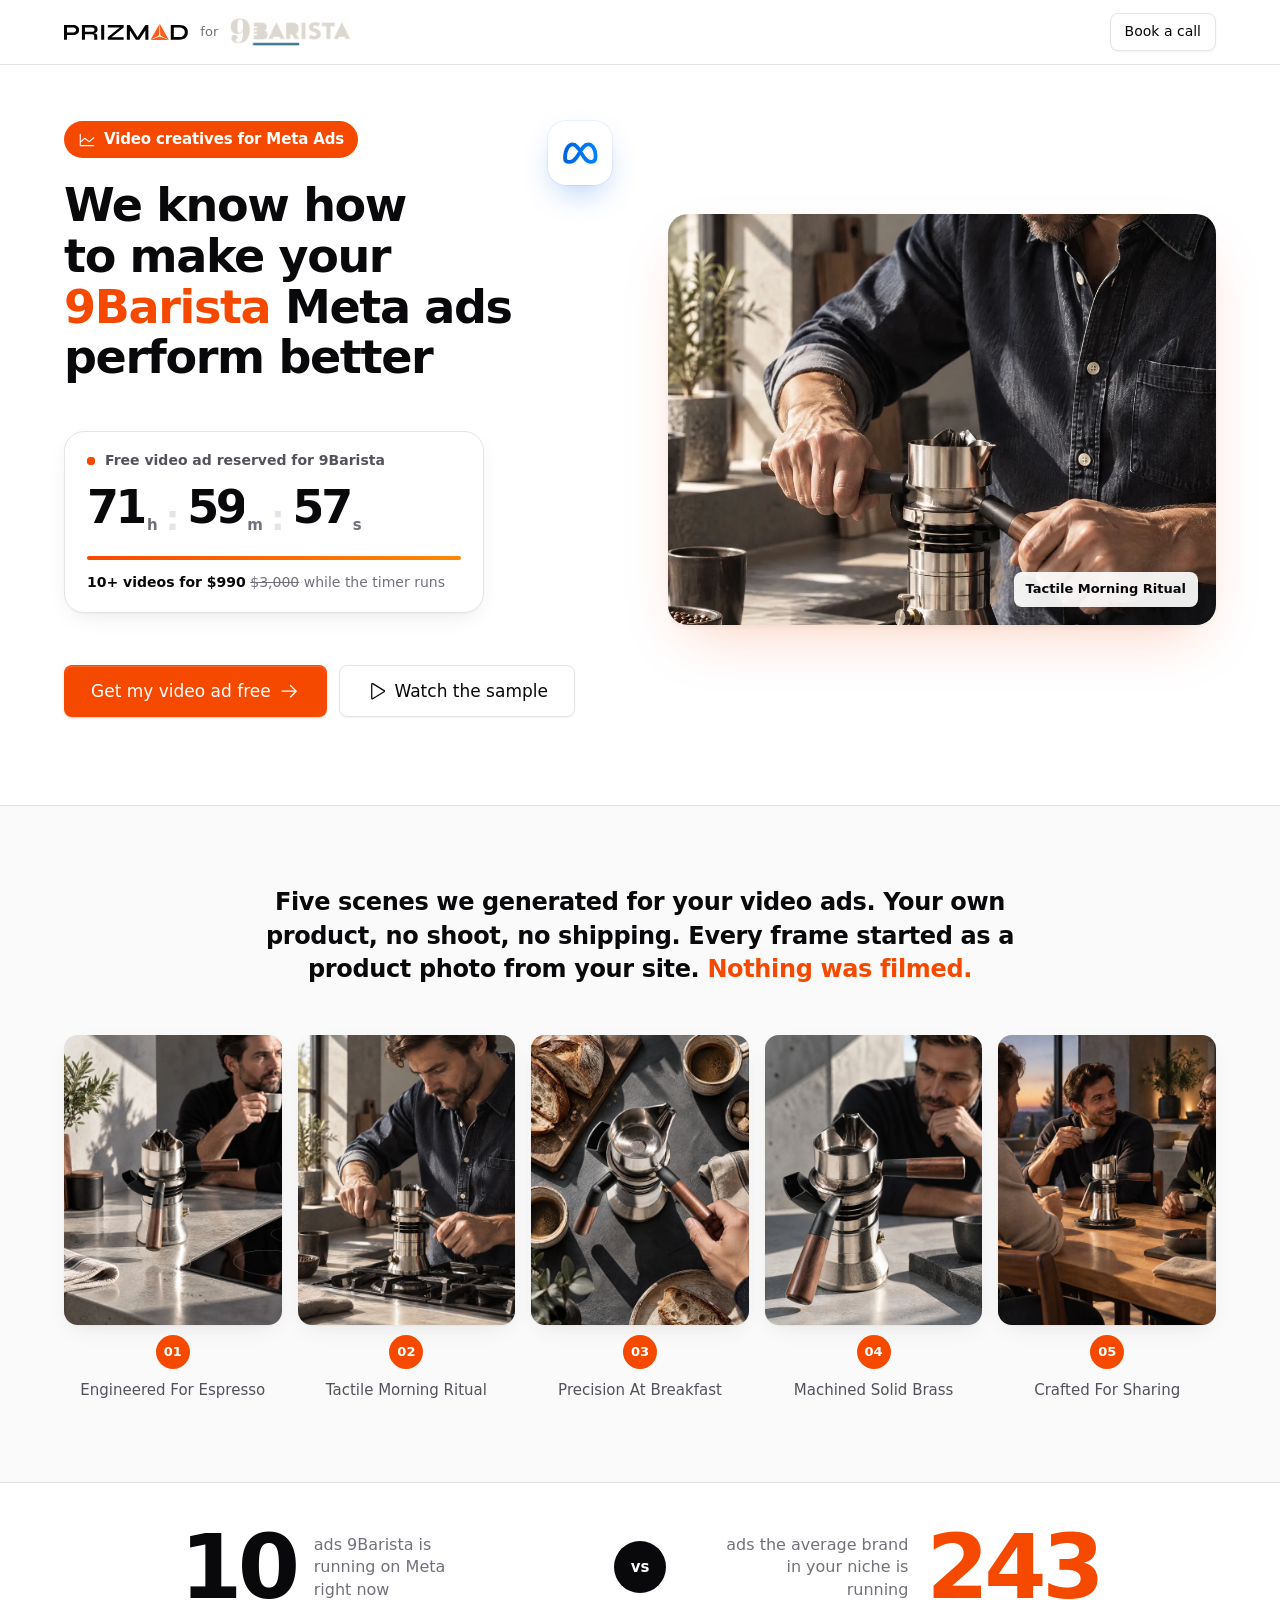
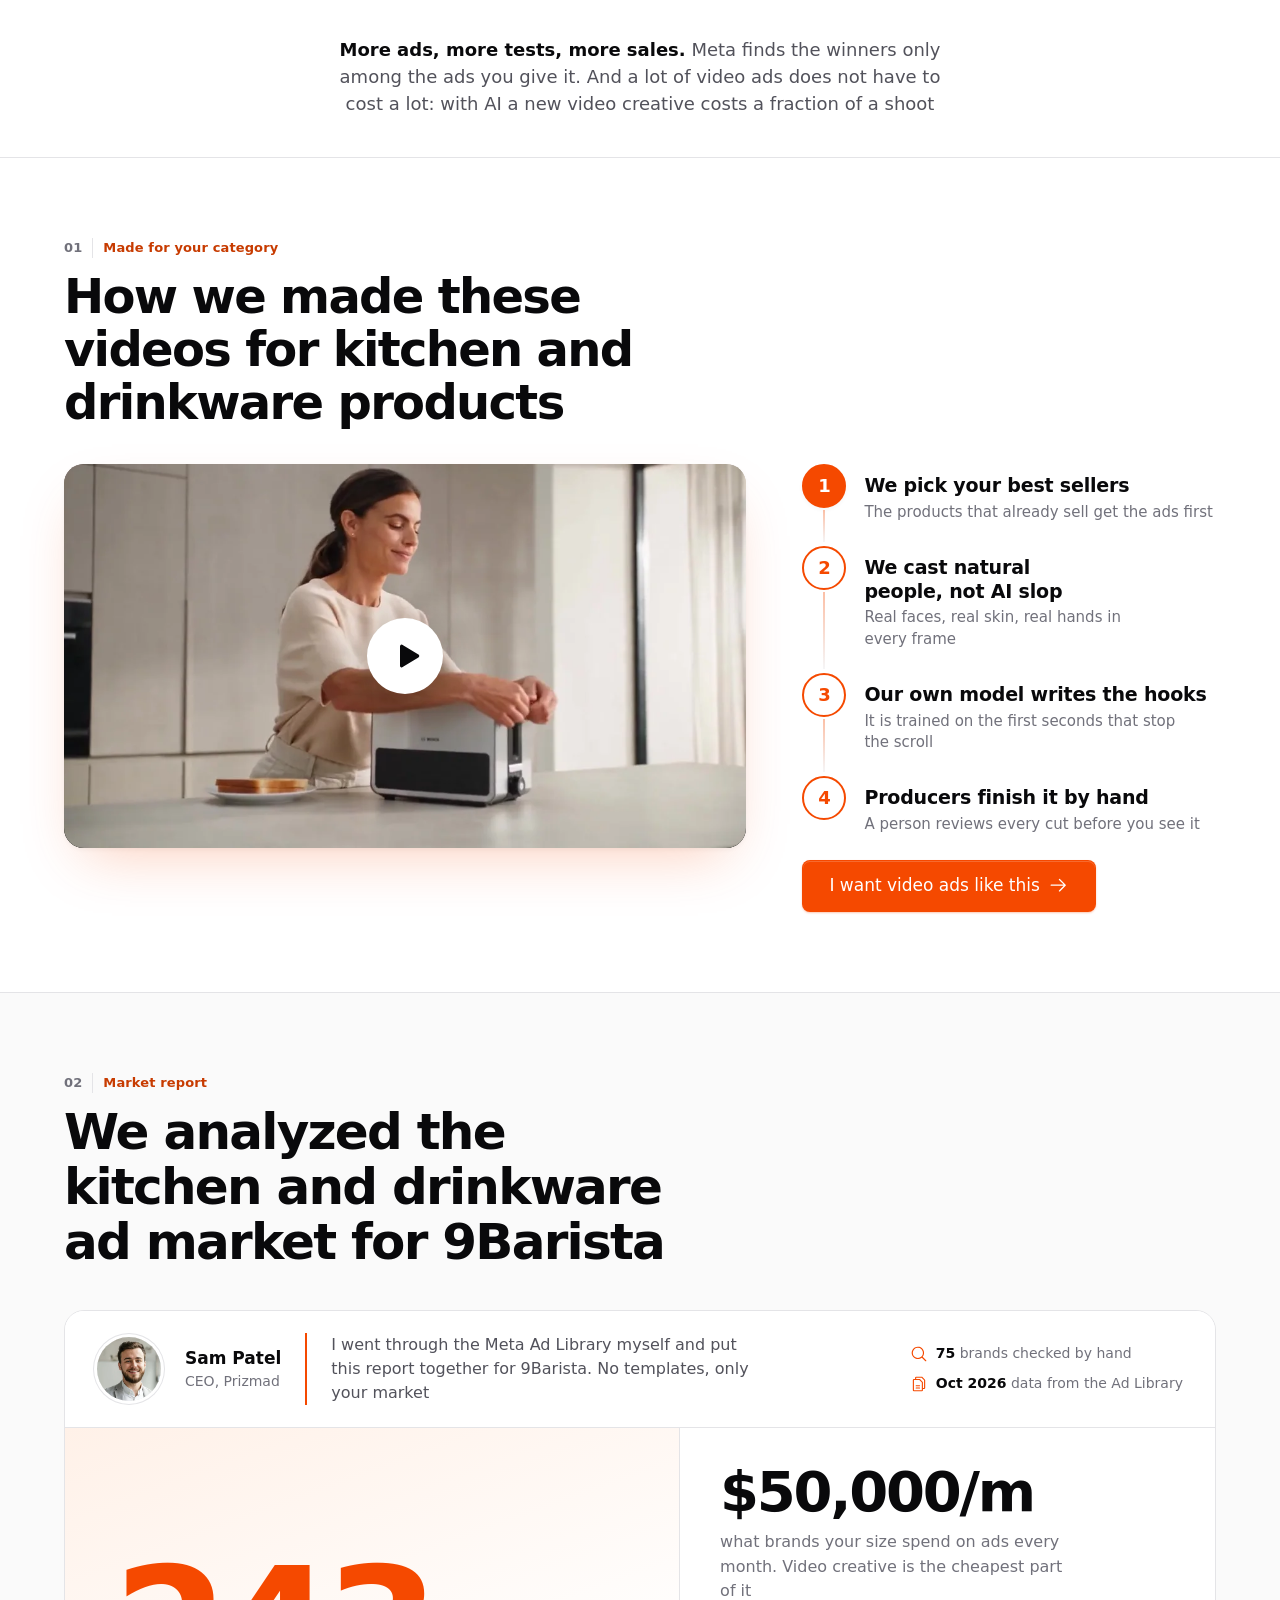
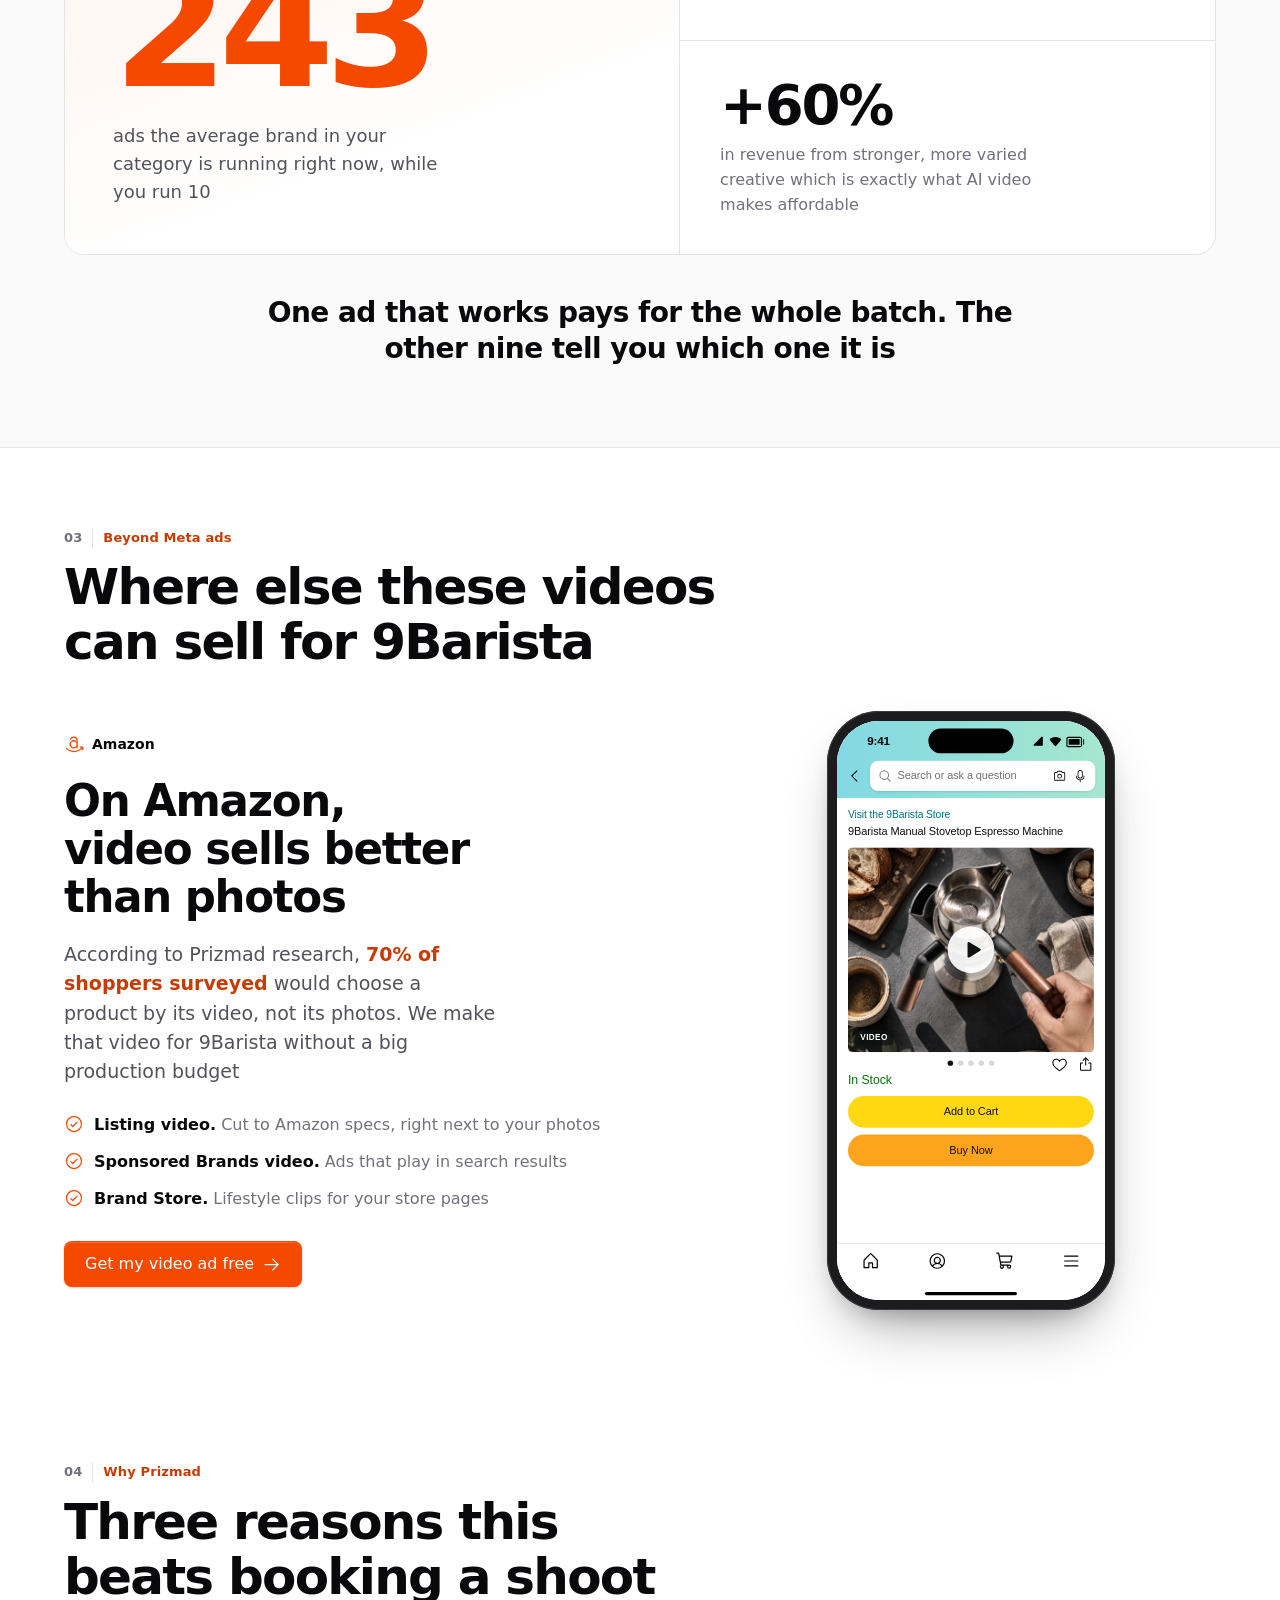
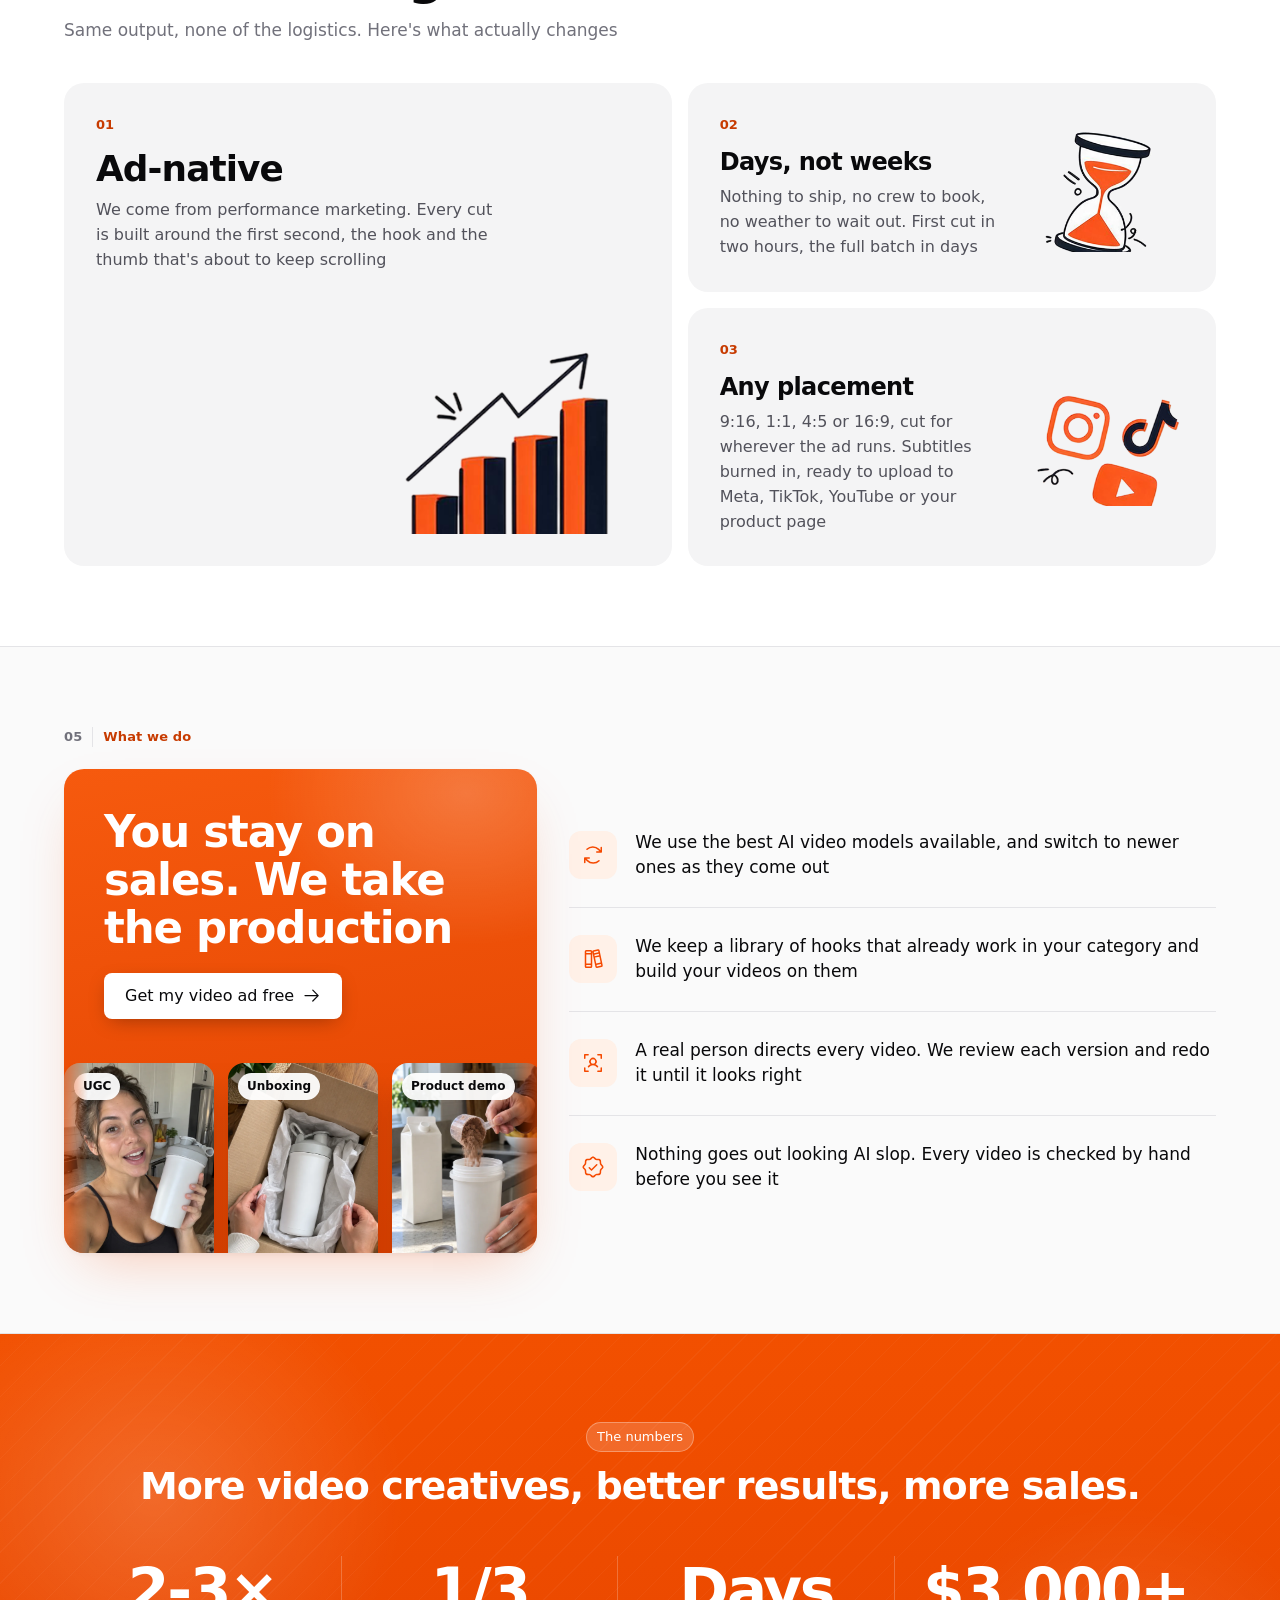
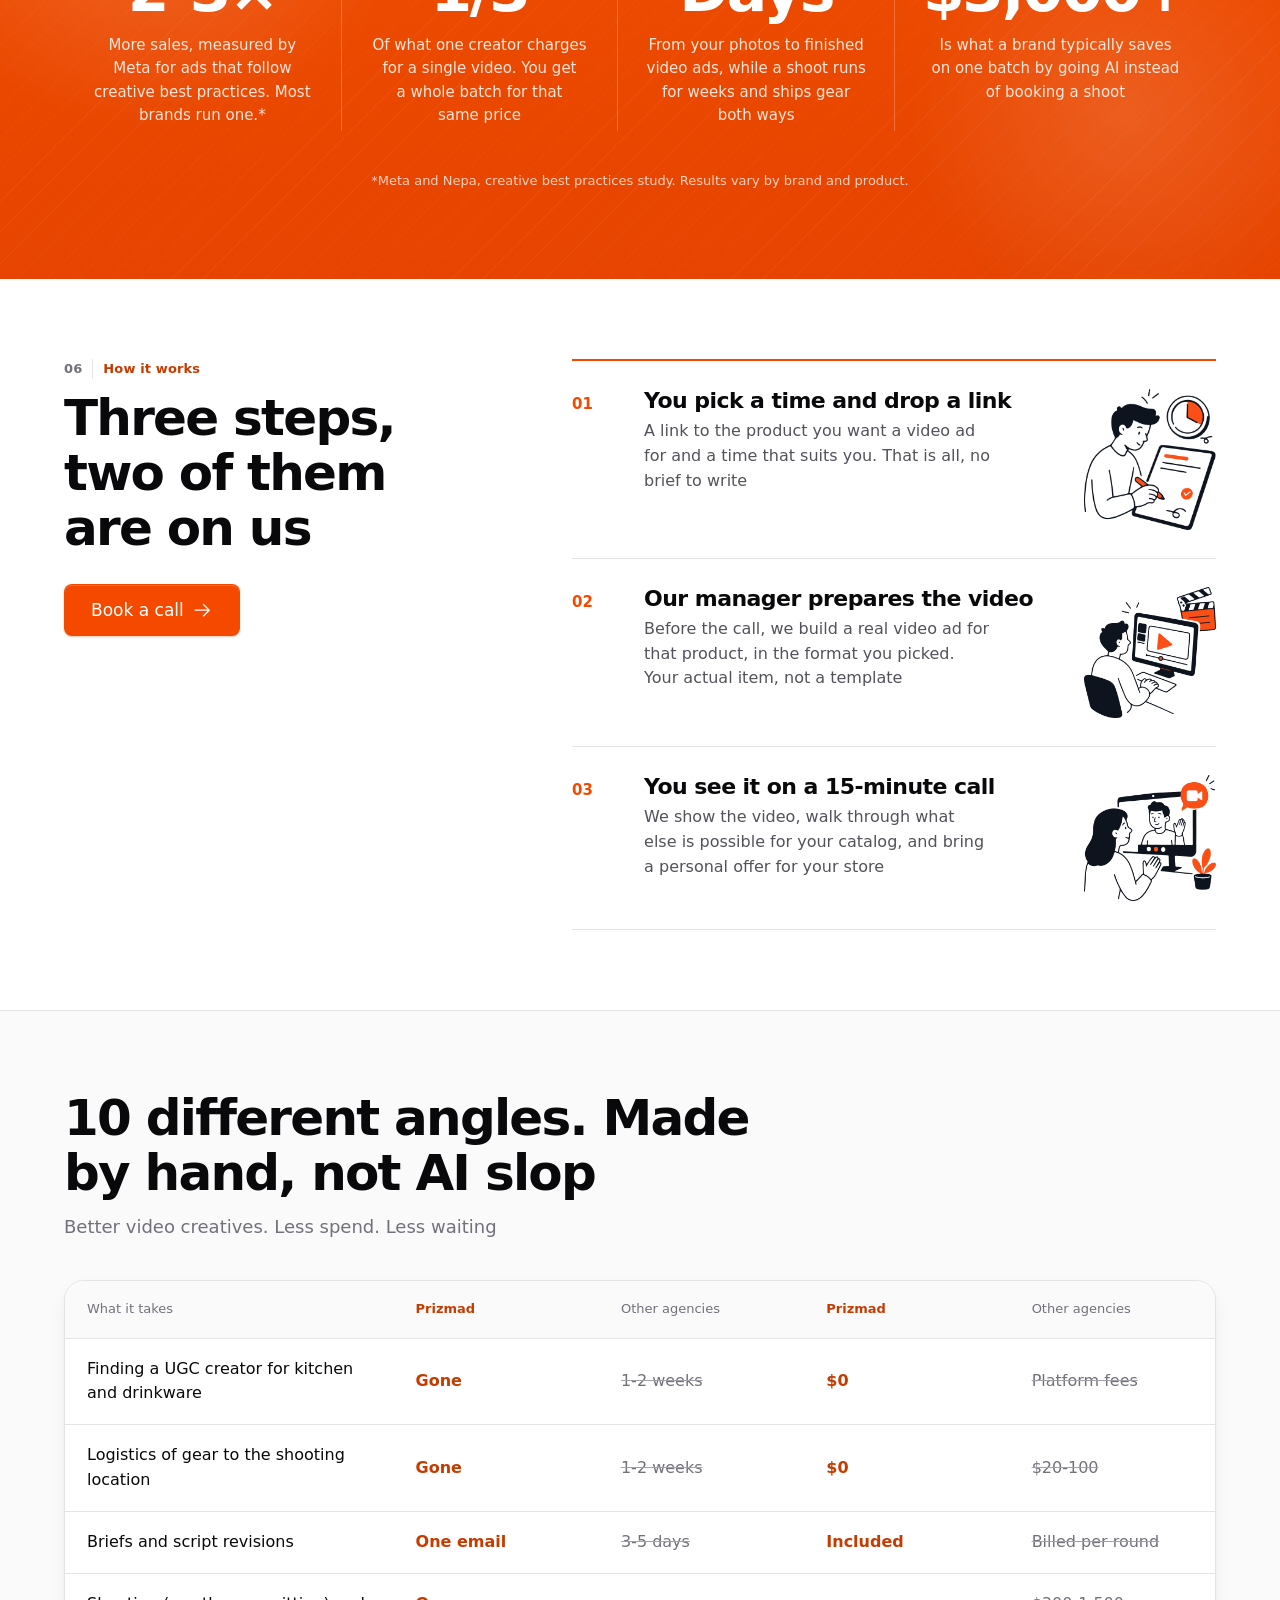
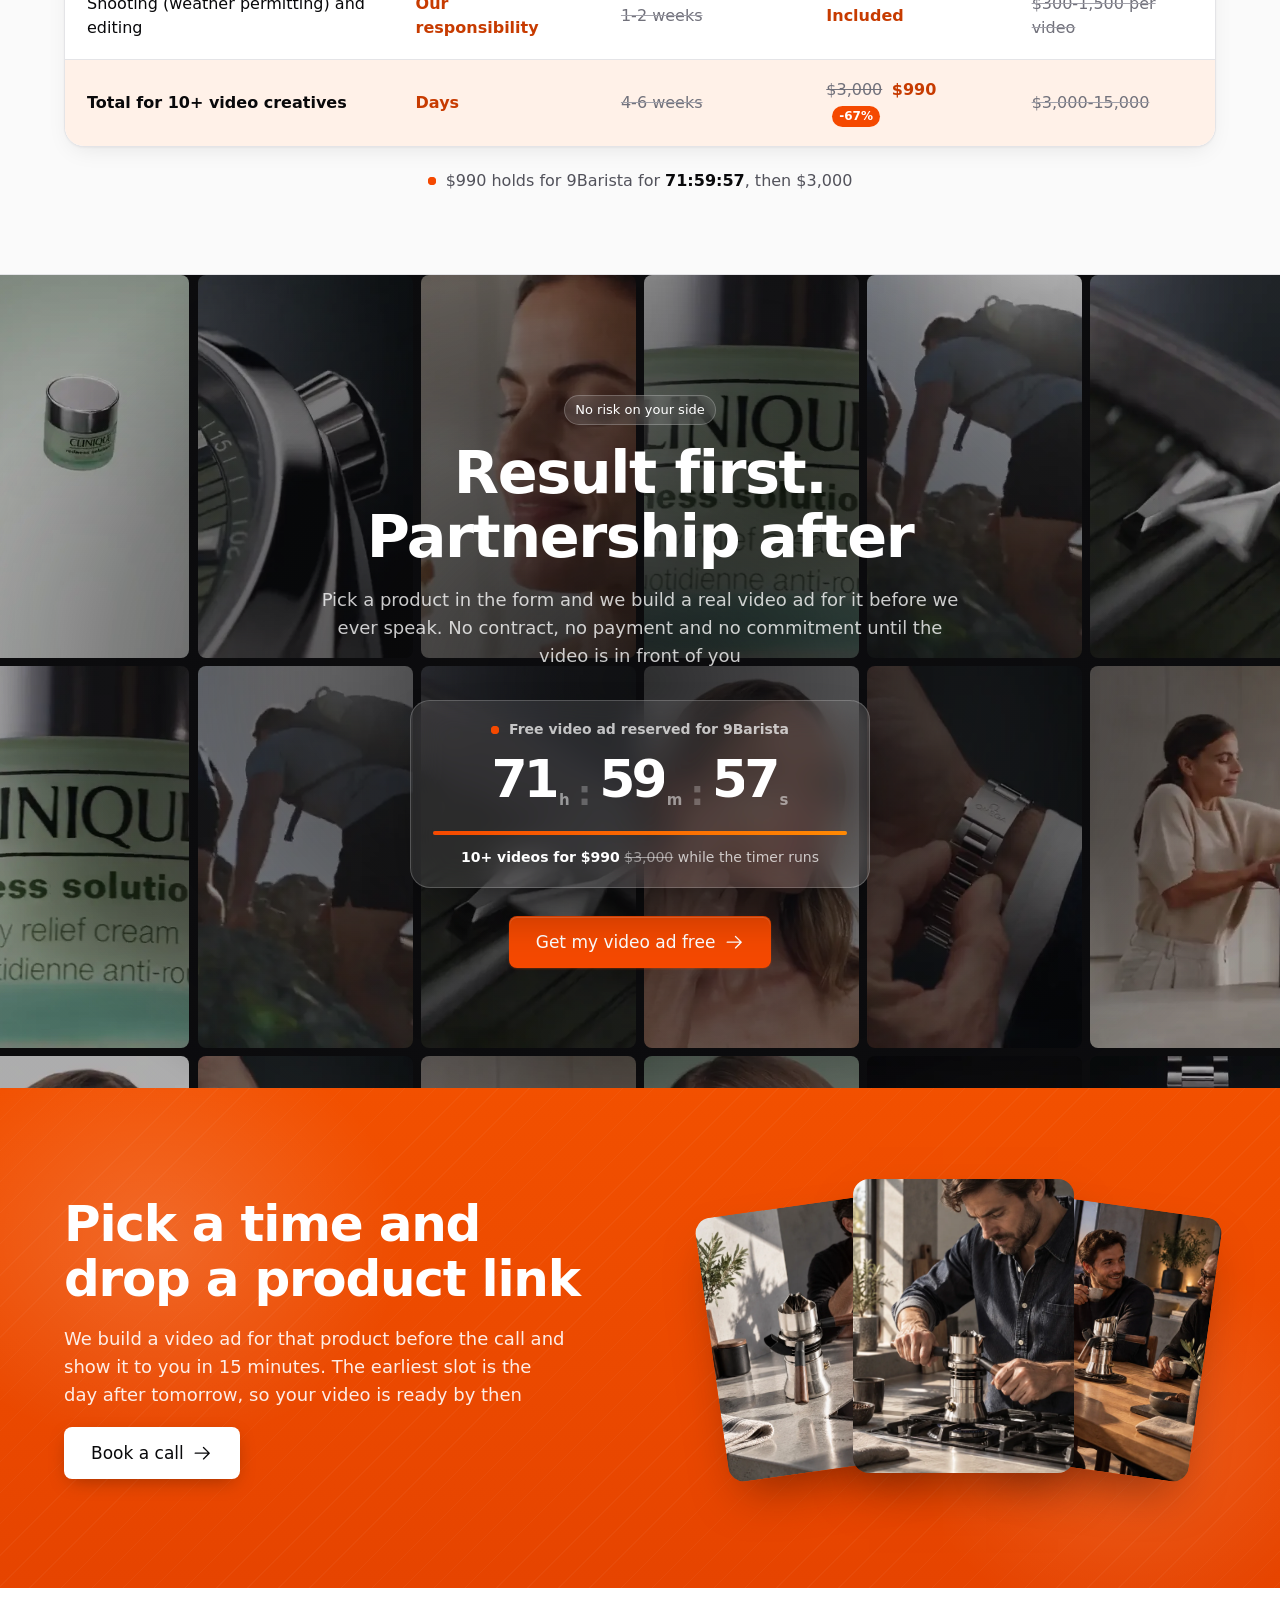
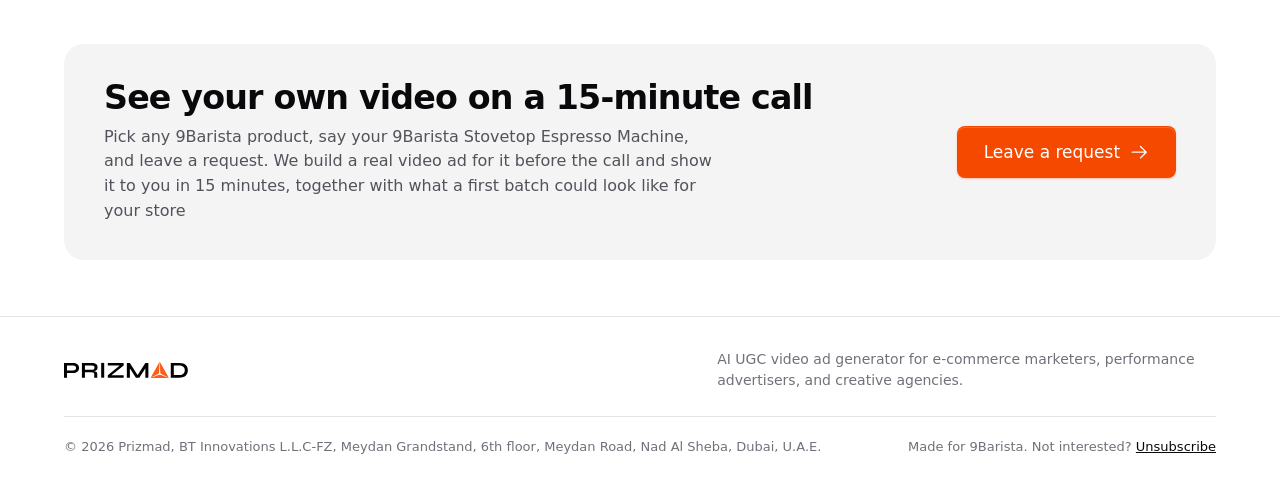
<file: 2026/2026-10/landing-v3-ademo-9barista/index.html>
<!doctype html>
<html lang="en">
<head>
<meta charset="utf-8">
<meta name="viewport" content="width=device-width, initial-scale=1">
<title>This is what your 9Barista ad could look like | Prizmad</title>
<meta name="description" content="AI UGC video ad generator for e-commerce marketers, performance advertisers, and creative agencies.">
<meta name="robots" content="noindex, nofollow">
<meta name="theme-color" content="#ffffff">
<meta property="og:title" content="This is what your 9Barista ad could look like">
<meta property="og:image" content="assets/img/s2.webp">
<link rel="icon" href="assets/prizmad-emblem.svg" type="image/svg+xml">
<link rel="preload" href="assets/img/s/9barista-12kvop/s2.webp" as="image">
<link rel="stylesheet" href="assets/styles.css?v=ef739b5b">
</head>
<body class="t-a" data-slug="9barista-12kvop" data-brand="9Barista">

<header class="nav" id="top">
  <div class="wrap">
    <div class="nav-brands">
      <a href="#top" aria-label="Prizmad"><img class="logo" src="assets/prizmad-full.svg" alt="Prizmad" width="125" height="16"></a>
      <span class="nav-x" aria-hidden="true">for</span><img class="brand-logo" src="assets/img/s/9barista-12kvop/logo.webp" alt="9Barista">
    </div>
    <a class="btn btn-outline btn-sm" href="#book" data-book>Book a call</a>
  </div>
</header>

<main>

  <section class="hero hero-demo">
    <div class="wrap">
      <div class="hero-copy">
          <span class="meta-float" aria-hidden="true"><svg viewBox="0 0 64 42"><defs><linearGradient id="mg" x1="0" y1="0" x2="1" y2="0"><stop offset="0" stop-color="#0064e0"/><stop offset="1" stop-color="#0082fb"/></linearGradient></defs><path d="M8 29C8 15 14 7 20 7c8 0 13 13 18 20 4 6 8 8 12 8 5 0 7-4 7-9 0-11-5-19-12-19-8 0-13 13-18 20-4 6-8 8-12 8-5 0-7-3-7-6z" fill="none" stroke="url(#mg)" stroke-width="6" stroke-linejoin="round"/></svg></span>
        <div class="hero-tags">
          <span class="meta-tag"><svg class="icon" viewBox="0 0 256 256" aria-hidden="true" focusable="false"><path d="M232,208a8,8,0,0,1-8,8H32a8,8,0,0,1-8-8V48a8,8,0,0,1,16,0v94.37L90.73,98a8,8,0,0,1,10.07-.38l58.81,44.11L218.73,90a8,8,0,1,1,10.54,12l-64,56a8,8,0,0,1-10.07.38L96.39,114.29,40,163.63V200H224A8,8,0,0,1,232,208Z"></path></svg>Video creatives for Meta Ads</span>
          
        </div>
        <h1>We know how to make your <span class="brand">9Barista</span> Meta ads perform better</h1>
        <div class="deal-timer" data-timer role="timer" aria-live="off">
          <p class="dt-head"><i class="dt-live" aria-hidden="true"></i><span>Free video ad reserved for 9Barista</span></p>
          <div class="dt-clock"><span class="dt-unit"><span class="dt-d" data-d="h0"><b>7</b></span><span class="dt-d" data-d="h1"><b>2</b></span><small>h</small></span><span class="dt-sep" aria-hidden="true">:</span><span class="dt-unit"><span class="dt-d" data-d="m0"><b>0</b></span><span class="dt-d" data-d="m1"><b>0</b></span><small>m</small></span><span class="dt-sep" aria-hidden="true">:</span><span class="dt-unit"><span class="dt-d" data-d="s0"><b>0</b></span><span class="dt-d" data-d="s1"><b>0</b></span><small>s</small></span></div>
          <div class="dt-bar" aria-hidden="true"><i></i></div>
          <p class="dt-price"><b>10+ videos for $990</b> <s>$3,000</s> while the timer runs</p>
        </div>
        <div class="hero-ctas">
          <a class="btn btn-primary btn-lg" href="#book" data-book>Get my video ad free <svg class="icon icon-arrow" viewBox="0 0 256 256" aria-hidden="true" focusable="false"><path d="M221.66,133.66l-72,72a8,8,0,0,1-11.32-11.32L196.69,136H40a8,8,0,0,1,0-16H196.69L138.34,61.66a8,8,0,0,1,11.32-11.32l72,72A8,8,0,0,1,221.66,133.66Z"></path></svg></a>
          <a class="btn btn-outline btn-lg" href="#sample"><svg class="icon" viewBox="0 0 256 256" aria-hidden="true" focusable="false"><path d="M232.4,114.49,88.32,26.35a16,16,0,0,0-16.2-.3A15.86,15.86,0,0,0,64,39.87V216.13A15.94,15.94,0,0,0,80,232a16.07,16.07,0,0,0,8.36-2.35L232.4,141.51a15.81,15.81,0,0,0,0-27ZM80,215.94V40.07l143.83,88Z"></path></svg> Watch the sample</a>
        </div>
      </div>

      <div class="hero-media">
        <img src="assets/img/s/9barista-12kvop/s2.webp" alt="Man holding the walnut handles of the 9Barista over a stove" width="1080" height="1440" style="object-position: 50% 50%" fetchpriority="high">
        <span class="edge-cap">Tactile Morning Ritual</span>
      </div>
    </div>
  </section>

  <section class="band sec scenes scenes-process" aria-label="Five scenes">
    <div class="wrap">
      <p class="scenes-lead reveal">Five scenes we generated for your video ads. Your own product, no shoot, no shipping. Every frame started as a product photo from your site. <em>Nothing was filmed.</em></p>
      <ol class="process">
        <li class="pstep reveal">
          <button class="pshot" type="button" data-lb="0" data-caption="Engineered For Espresso" aria-label="Engineered For Espresso"><img src="assets/img/s/9barista-12kvop/s1.webp" alt="9Barista espresso machine standing on a concrete kitchen counter" width="1080" height="1440" loading="lazy"></button>
          <span class="pnum">01</span>
          <p>Engineered For Espresso</p>
        </li>
        <li class="pstep reveal">
          <button class="pshot" type="button" data-lb="1" data-caption="Tactile Morning Ritual" aria-label="Tactile Morning Ritual"><img src="assets/img/s/9barista-12kvop/s2.webp" alt="Man holding the walnut handles of the 9Barista over a stove" width="1080" height="1440" loading="lazy"></button>
          <span class="pnum">02</span>
          <p>Tactile Morning Ritual</p>
        </li>
        <li class="pstep reveal">
          <button class="pshot" type="button" data-lb="2" data-caption="Precision At Breakfast" aria-label="Precision At Breakfast"><img src="assets/img/s/9barista-12kvop/s3.webp" alt="Top-down flat lay of the 9Barista machine set on a slate breakfast table" width="1080" height="1440" loading="lazy"></button>
          <span class="pnum">03</span>
          <p>Precision At Breakfast</p>
        </li>
        <li class="pstep reveal">
          <button class="pshot" type="button" data-lb="3" data-caption="Machined Solid Brass" aria-label="Machined Solid Brass"><img src="assets/img/s/9barista-12kvop/s4.webp" alt="Macro close-up of the metal finish and walnut handle on the 9Barista" width="1080" height="1440" loading="lazy"></button>
          <span class="pnum">04</span>
          <p>Machined Solid Brass</p>
        </li>
        <li class="pstep reveal">
          <button class="pshot" type="button" data-lb="4" data-caption="Crafted For Sharing" aria-label="Crafted For Sharing"><img src="assets/img/s/9barista-12kvop/s5.webp" alt="Friends gathered around a dining table with the 9Barista machine in the center" width="1080" height="1440" loading="lazy"></button>
          <span class="pnum">05</span>
          <p>Crafted For Sharing</p>
        </li>
        
      </ol>
    </div>
  </section>

  <section class="versus" aria-label="Your Meta ads against your niche">
    <div class="wrap">
      <div class="vs-row">
        <div class="vs-item">
          <div class="num">10</div>
          <p>ads 9Barista is running on Meta right now</p>
          <span class="vs-bar" aria-hidden="true"><i style="width: 4.1%"></i></span>
        </div>
        <span class="vs-mid" aria-hidden="true">vs</span>
        <div class="vs-item vs-them">
          <div class="num">243</div>
          <p>ads the average brand in your niche is running</p>
          <span class="vs-bar" aria-hidden="true"><i style="width: 100%"></i></span>
        </div>
      </div>
      <p class="vs-note"><strong>More ads, more tests, more sales.</strong> Meta finds the winners only among the ads you give it. And a lot of video ads does not have to cost a lot: with AI a new video creative costs a fraction of a shoot</p>
    </div>
  </section>




  <section class="sec video" id="sample" aria-labelledby="video-title">
    <div class="wrap video-layout is-wide count-1">
      <div class="sec-head reveal">
        <span class="pill">Made for your category</span>
        <h2 id="video-title">How we made these videos for kitchen and drinkware products</h2>
        <ol class="how-steps">
          <li class="how-step"><span class="hs-n">1</span><div><h3>We pick your best sellers</h3><p>The products that already sell get the ads first</p></div></li>
          <li class="how-step"><span class="hs-n">2</span><div><h3>We cast natural people, not AI slop</h3><p>Real faces, real skin, real hands in every frame</p></div></li>
          <li class="how-step"><span class="hs-n">3</span><div><h3>Our own model writes the hooks</h3><p>It is trained on the first seconds that stop the scroll</p></div></li>
          <li class="how-step"><span class="hs-n">4</span><div><h3>Producers finish it by hand</h3><p>A person reviews every cut before you see it</p></div></li>
        </ol>
      </div>
      <div class="players reveal">
        <div class="player">
          <video preload="none" playsinline controls poster="assets/img/niche/kitchen.webp">
            <source src="assets/video/niche/kitchen.mp4" type="video/mp4">
          </video>
          <img class="poster" src="assets/img/niche/kitchen.webp" alt="" loading="lazy">
          <button class="play" type="button" aria-label="Play"><svg class="icon" viewBox="0 0 256 256" aria-hidden="true" focusable="false"><path d="M240,128a15.74,15.74,0,0,1-7.6,13.51L88.32,229.65a16,16,0,0,1-16.2.3A15.86,15.86,0,0,1,64,216.13V39.87a15.86,15.86,0,0,1,8.12-13.82,16,16,0,0,1,16.2.3L232.4,114.49A15.74,15.74,0,0,1,240,128Z"></path></svg></button>
        </div>
        
      </div>
      <div class="center-cta"><a class="btn btn-primary btn-lg" href="#book" data-book>I want video ads like this <svg class="icon icon-arrow" viewBox="0 0 256 256" aria-hidden="true" focusable="false"><path d="M221.66,133.66l-72,72a8,8,0,0,1-11.32-11.32L196.69,136H40a8,8,0,0,1,0-16H196.69L138.34,61.66a8,8,0,0,1,11.32-11.32l72,72A8,8,0,0,1,221.66,133.66Z"/></svg></a></div>
    </div>
  </section>


  <section class="band sec market" aria-labelledby="market-title">
    <div class="wrap">
      <div class="sec-head reveal">
                <span class="pill">Market report</span>
        <h2 id="market-title">We analyzed the kitchen and drinkware ad market for 9Barista</h2>
      </div>
      <div class="market-card reveal">
        <div class="report-by">
          <span class="rb-ava"><img src="assets/img/senders/sam-patel.webp" alt="Sam Patel" width="64" height="64" loading="lazy"></span>
          <div class="rb-who">
            <p class="rb-name">Sam Patel</p>
            <p class="rb-role">CEO, Prizmad</p>
          </div>
          <p class="rb-quote">I went through the Meta Ad Library myself and put this report together for 9Barista. No templates, only your market</p>
          <ul class="rb-facts">
            <li><svg class="icon" viewBox="0 0 256 256" aria-hidden="true" focusable="false"><path d="M229.66,218.34l-50.07-50.06a88.11,88.11,0,1,0-11.31,11.31l50.06,50.07a8,8,0,0,0,11.32-11.32ZM40,112a72,72,0,1,1,72,72A72.08,72.08,0,0,1,40,112Z"/></svg><span><b>75</b> brands checked by hand</span></li>
            <li><svg class="icon" viewBox="0 0 256 256" aria-hidden="true" focusable="false"><path d="M213.66,66.34l-40-40A8,8,0,0,0,168,24H88A16,16,0,0,0,72,40V56H56A16,16,0,0,0,40,72V216a16,16,0,0,0,16,16H168a16,16,0,0,0,16-16V200h16a16,16,0,0,0,16-16V72A8,8,0,0,0,213.66,66.34ZM168,216H56V72h76.69L168,107.31v84.53c0,.06,0,.11,0,.16s0,.1,0,.16V216Zm32-32H184V104a8,8,0,0,0-2.34-5.66l-40-40A8,8,0,0,0,136,56H88V40h76.69L200,75.31Zm-56-32a8,8,0,0,1-8,8H88a8,8,0,0,1,0-16h48A8,8,0,0,1,144,152Zm0,32a8,8,0,0,1-8,8H88a8,8,0,0,1,0-16h48A8,8,0,0,1,144,184Z"/></svg><span><b>Oct 2026</b> data from the Ad Library</span></li>
          </ul>
        </div>
        <div class="stat-big">
          <div class="num">243</div>
          <p>ads the average brand in your category is running right now, while you run 10</p>
        </div>
        <div class="stat-side">
          <div><div class="num">$50,000/m</div><p>what brands your size spend on ads every month. Video creative is the cheapest part of it</p></div>
          <div><div class="num">+60%</div><p>in revenue from stronger, more varied creative which is exactly what AI video makes affordable</p></div>
        </div>
      </div>
      <p class="pull reveal">One ad that works pays for the whole batch. The other nine tell you which one it is</p>
    </div>
  </section>

  <section class="sec channels" aria-labelledby="ch-title">
    <div class="wrap">
      <div class="sec-head reveal">
        <span class="pill">Beyond Meta ads</span>
        <h2 id="ch-title">Where else these videos can sell for 9Barista</h2>
      </div>
      
      <div class="ch-rows">


        <article class="ch-row ch-amz reveal" data-ch="amazon" role="tabpanel">
          <div class="ch-copy">
            <span class="ch-tag"><svg class="icon" viewBox="0 0 256 256" aria-hidden="true" focusable="false"><path d="M248,168v32a8,8,0,0,1-16,0V187.31l-2.21,2.22C226.69,192.9,189.44,232,128,232c-62.84,0-100.38-40.91-101.95-42.65A8,8,0,0,1,38,178.65C38.27,179,72.5,216,128,216s89.73-37,90.07-37.36a3.85,3.85,0,0,1,.27-.3l2.35-2.34H208a8,8,0,0,1,0-16h32A8,8,0,0,1,248,168ZM160,94.53V84A36,36,0,0,0,91.92,67.64a8,8,0,0,1-14.25-7.28A52,52,0,0,1,176,84v92a8,8,0,0,1-16,0v-6.53a52,52,0,1,1,0-74.94ZM160,132a36,36,0,1,0-36,36A36,36,0,0,0,160,132Z"/></svg>Amazon</span>
            <h3>On Amazon, video sells better than photos</h3>
            <p class="ch-lede">According to Prizmad research, <b>70% of shoppers surveyed</b> would choose a product by its video, not its photos. We make that video for 9Barista without a big production budget</p>
            <ul class="ch-points"><li><svg class="icon" viewBox="0 0 256 256" aria-hidden="true" focusable="false"><path d="M173.66,98.34a8,8,0,0,1,0,11.32l-56,56a8,8,0,0,1-11.32,0l-24-24a8,8,0,0,1,11.32-11.32L112,148.69l50.34-50.35A8,8,0,0,1,173.66,98.34ZM232,128A104,104,0,1,1,128,24,104.11,104.11,0,0,1,232,128Zm-16,0a88,88,0,1,0-88,88A88.1,88.1,0,0,0,216,128Z"/></svg><span><b>Listing video.</b> Cut to Amazon specs, right next to your photos</span></li><li><svg class="icon" viewBox="0 0 256 256" aria-hidden="true" focusable="false"><path d="M173.66,98.34a8,8,0,0,1,0,11.32l-56,56a8,8,0,0,1-11.32,0l-24-24a8,8,0,0,1,11.32-11.32L112,148.69l50.34-50.35A8,8,0,0,1,173.66,98.34ZM232,128A104,104,0,1,1,128,24,104.11,104.11,0,0,1,232,128Zm-16,0a88,88,0,1,0-88,88A88.1,88.1,0,0,0,216,128Z"/></svg><span><b>Sponsored Brands video.</b> Ads that play in search results</span></li><li><svg class="icon" viewBox="0 0 256 256" aria-hidden="true" focusable="false"><path d="M173.66,98.34a8,8,0,0,1,0,11.32l-56,56a8,8,0,0,1-11.32,0l-24-24a8,8,0,0,1,11.32-11.32L112,148.69l50.34-50.35A8,8,0,0,1,173.66,98.34ZM232,128A104,104,0,1,1,128,24,104.11,104.11,0,0,1,232,128Zm-16,0a88,88,0,1,0-88,88A88.1,88.1,0,0,0,216,128Z"/></svg><span><b>Brand Store.</b> Lifestyle clips for your store pages</span></li></ul>
            <a class="btn btn-primary ch-cta" href="#book" data-book>Get my video ad free <svg class="icon icon-arrow" viewBox="0 0 256 256" aria-hidden="true" focusable="false"><path d="M221.66,133.66l-72,72a8,8,0,0,1-11.32-11.32L196.69,136H40a8,8,0,0,1,0-16H196.69L138.34,61.66a8,8,0,0,1,11.32-11.32l72,72A8,8,0,0,1,221.66,133.66Z"/></svg></a>
          </div>
          <div class="ch-visual">
            <div class="phone" aria-hidden="true"><div class="phone-in"><div class="scr amz">
              <div class="amz-top"><div class="ph-status"><b>9:41</b><span><svg class="icon" viewBox="0 0 256 256" aria-hidden="true" focusable="false"><path d="M208,40V200a16,16,0,0,1-16,16H32A16,16,0,0,1,20.7,188.68l160-160A16,16,0,0,1,208,40Z"/></svg><svg class="icon" viewBox="0 0 256 256" aria-hidden="true" focusable="false"><path d="M244.35,92.8l-104,125.43A15.93,15.93,0,0,1,128,224h0a15.93,15.93,0,0,1-12.31-5.77L11.65,92.8A15.65,15.65,0,0,1,8.11,80.91,15.93,15.93,0,0,1,14.28,70.1,186.67,186.67,0,0,1,128,32,186.67,186.67,0,0,1,241.72,70.1a15.93,15.93,0,0,1,6.17,10.81A15.65,15.65,0,0,1,244.35,92.8Z"/></svg><svg class="icon bat" viewBox="0 0 256 256" aria-hidden="true" focusable="false"><path d="M200,56H32A24,24,0,0,0,8,80v96a24,24,0,0,0,24,24H200a24,24,0,0,0,24-24V80A24,24,0,0,0,200,56Zm8,120a8,8,0,0,1-8,8H32a8,8,0,0,1-8-8V80a8,8,0,0,1,8-8H200a8,8,0,0,1,8,8ZM192,96v64a8,8,0,0,1-8,8H48a8,8,0,0,1-8-8V96a8,8,0,0,1,8-8H184A8,8,0,0,1,192,96Zm64,0v64a8,8,0,0,1-16,0V96a8,8,0,0,1,16,0Z"/></svg></span></div><div class="amz-search"><svg class="icon" viewBox="0 0 256 256" aria-hidden="true" focusable="false"><path d="M165.66,202.34a8,8,0,0,1-11.32,11.32l-80-80a8,8,0,0,1,0-11.32l80-80a8,8,0,0,1,11.32,11.32L91.31,128Z"/></svg><span class="q"><svg class="icon" viewBox="0 0 256 256" aria-hidden="true" focusable="false"><path d="M229.66,218.34l-50.07-50.06a88.11,88.11,0,1,0-11.31,11.31l50.06,50.07a8,8,0,0,0,11.32-11.32ZM40,112a72,72,0,1,1,72,72A72.08,72.08,0,0,1,40,112Z"/></svg>Search or ask a question<i><svg class="icon" viewBox="0 0 256 256" aria-hidden="true" focusable="false"><path d="M208,56H180.28L166.65,35.56A8,8,0,0,0,160,32H96a8,8,0,0,0-6.65,3.56L75.71,56H48A24,24,0,0,0,24,80V192a24,24,0,0,0,24,24H208a24,24,0,0,0,24-24V80A24,24,0,0,0,208,56Zm8,136a8,8,0,0,1-8,8H48a8,8,0,0,1-8-8V80a8,8,0,0,1,8-8H80a8,8,0,0,0,6.66-3.56L100.28,48h55.43l13.63,20.44A8,8,0,0,0,176,72h32a8,8,0,0,1,8,8ZM128,88a44,44,0,1,0,44,44A44.05,44.05,0,0,0,128,88Zm0,72a28,28,0,1,1,28-28A28,28,0,0,1,128,160Z"/></svg><svg class="icon" viewBox="0 0 256 256" aria-hidden="true" focusable="false"><path d="M128,176a48.05,48.05,0,0,0,48-48V64a48,48,0,0,0-96,0v64A48.05,48.05,0,0,0,128,176ZM96,64a32,32,0,0,1,64,0v64a32,32,0,0,1-64,0Zm40,143.6V240a8,8,0,0,1-16,0V207.6A80.11,80.11,0,0,1,48,128a8,8,0,0,1,16,0,64,64,0,0,0,128,0,8,8,0,0,1,16,0A80.11,80.11,0,0,1,136,207.6Z"/></svg></i></span></div></div>
              <div class="amz-body">
                <p class="amz-store">Visit the 9Barista Store</p>
                <p class="amz-title">9Barista Manual Stovetop Espresso Machine</p>
                <div class="amz-media"><img class="kb" src="assets/img/s/9barista-12kvop/s3.webp" alt=""><span class="amz-play"><svg class="icon" viewBox="0 0 256 256" aria-hidden="true" focusable="false"><path d="M240,128a15.74,15.74,0,0,1-7.6,13.51L88.32,229.65a16,16,0,0,1-16.2.3A15.86,15.86,0,0,1,64,216.13V39.87a15.86,15.86,0,0,1,8.12-13.82,16,16,0,0,1,16.2.3L232.4,114.49A15.74,15.74,0,0,1,240,128Z"/></svg></span><span class="amz-vid">VIDEO</span></div>
                <div class="amz-dots"><i class="on"></i><i></i><i></i><i></i><i></i><span><svg class="icon" viewBox="0 0 256 256" aria-hidden="true" focusable="false"><path d="M178,40c-20.65,0-38.73,8.88-50,23.89C116.73,48.88,98.65,40,78,40a62.07,62.07,0,0,0-62,62c0,70,103.79,126.66,108.21,129a8,8,0,0,0,7.58,0C136.21,228.66,240,172,240,102A62.07,62.07,0,0,0,178,40ZM128,214.8C109.74,204.16,32,155.69,32,102A46.06,46.06,0,0,1,78,56c19.45,0,35.78,10.36,42.6,27a8,8,0,0,0,14.8,0c6.82-16.67,23.15-27,42.6-27a46.06,46.06,0,0,1,46,46C224,155.61,146.24,204.15,128,214.8Z"/></svg><svg class="icon" viewBox="0 0 256 256" aria-hidden="true" focusable="false"><path d="M216,112v96a16,16,0,0,1-16,16H56a16,16,0,0,1-16-16V112A16,16,0,0,1,56,96H80a8,8,0,0,1,0,16H56v96H200V112H176a8,8,0,0,1,0-16h24A16,16,0,0,1,216,112ZM93.66,69.66,120,43.31V136a8,8,0,0,0,16,0V43.31l26.34,26.35a8,8,0,0,0,11.32-11.32l-40-40a8,8,0,0,0-11.32,0l-40,40A8,8,0,0,0,93.66,69.66Z"/></svg></span></div>
                
                <p class="amz-stock">In Stock</p>
                <span class="amz-cart">Add to Cart</span>
                <span class="amz-buy">Buy Now</span>
              </div>
              <div class="ph-tabbar amz-tabs"><svg class="icon" viewBox="0 0 256 256" aria-hidden="true" focusable="false"><path d="M219.31,108.68l-80-80a16,16,0,0,0-22.62,0l-80,80A15.87,15.87,0,0,0,32,120v96a8,8,0,0,0,8,8h64a8,8,0,0,0,8-8V160h32v56a8,8,0,0,0,8,8h64a8,8,0,0,0,8-8V120A15.87,15.87,0,0,0,219.31,108.68ZM208,208H160V152a8,8,0,0,0-8-8H104a8,8,0,0,0-8,8v56H48V120l80-80,80,80Z"/></svg><svg class="icon" viewBox="0 0 256 256" aria-hidden="true" focusable="false"><path d="M128,24A104,104,0,1,0,232,128,104.11,104.11,0,0,0,128,24ZM74.08,197.5a64,64,0,0,1,107.84,0,87.83,87.83,0,0,1-107.84,0ZM96,120a32,32,0,1,1,32,32A32,32,0,0,1,96,120Zm97.76,66.41a79.66,79.66,0,0,0-36.06-28.75,48,48,0,1,0-59.4,0,79.66,79.66,0,0,0-36.06,28.75,88,88,0,1,1,131.52,0Z"/></svg><svg class="icon" viewBox="0 0 256 256" aria-hidden="true" focusable="false"><path d="M230.14,58.87A8,8,0,0,0,224,56H62.68L56.6,22.57A8,8,0,0,0,48.73,16H24a8,8,0,0,0,0,16h18L67.56,172.29a24,24,0,0,0,5.33,11.27,28,28,0,1,0,44.4,8.44h45.42A27.75,27.75,0,0,0,160,204a28,28,0,1,0,28-28H91.17a8,8,0,0,1-7.87-6.57L80.13,152h116a24,24,0,0,0,23.61-19.71l12.16-66.86A8,8,0,0,0,230.14,58.87ZM104,204a12,12,0,1,1-12-12A12,12,0,0,1,104,204Zm96,0a12,12,0,1,1-12-12A12,12,0,0,1,200,204Zm4-74.57A8,8,0,0,1,196.1,136H77.22L65.59,72H214.41Z"/></svg><svg class="icon" viewBox="0 0 256 256" aria-hidden="true" focusable="false"><path d="M224,128a8,8,0,0,1-8,8H40a8,8,0,0,1,0-16H216A8,8,0,0,1,224,128ZM40,72H216a8,8,0,0,0,0-16H40a8,8,0,0,0,0,16ZM216,184H40a8,8,0,0,0,0,16H216a8,8,0,0,0,0-16Z"/></svg></div>
              <span class="home-bar"></span>
            </div></div></div>
          </div>
        </article>

      </div>
    </div>
  </section>


  <section class="sec why" aria-labelledby="why-title">
    <div class="wrap">
      <div class="sec-head reveal">
        <span class="pill">Why Prizmad</span>
        <h2 id="why-title">Three reasons this beats booking a shoot</h2>
        <p>Same output, none of the logistics. Here's what actually changes</p>
      </div>
      <div class="cards3">
        <article class="icard reveal">
          <h3>Ad-native</h3>
          <p>We come from performance marketing. Every cut is built around the first second, the hook and the thumb that's about to keep scrolling</p>
          <img class="illus" src="assets/img/illus/why-ad-native.png" alt="" width="290" height="253" loading="lazy">
          <span class="badge">01</span>
        </article>
        <article class="icard reveal" style="--d:.06s">
          <h3>Days, not weeks</h3>
          <p>Nothing to ship, no crew to book, no weather to wait out. First cut in two hours, the full batch in days</p>
          <img class="illus" src="assets/img/illus/why-days.png" alt="" width="274" height="236" loading="lazy">
          <span class="badge">02</span>
        </article>
        <article class="icard reveal" style="--d:.12s">
          <h3>Any placement</h3>
          <p>9:16, 1:1, 4:5 or 16:9, cut for wherever the ad runs. Subtitles burned in, ready to upload to Meta, TikTok, YouTube or your product page</p>
          <img class="illus" src="assets/img/illus/why-placement.png" alt="" width="251" height="231" loading="lazy">
          <span class="badge">03</span>
        </article>
      </div>
    </div>
  </section>

  <section class="band sec prod" aria-labelledby="prod-title">
    <div class="wrap">
      <div class="sec-pill reveal"><span class="pill">What we do</span></div>
      <div class="prod-grid">
      <div class="prod-head reveal">
        <h2 id="prod-title">You stay on sales. We take the production</h2>
        <a class="btn btn-white" href="#book" data-book>Get my video ad free <svg class="icon icon-arrow" viewBox="0 0 256 256" aria-hidden="true" focusable="false"><path d="M221.66,133.66l-72,72a8,8,0,0,1-11.32-11.32L196.69,136H40a8,8,0,0,1,0-16H196.69L138.34,61.66a8,8,0,0,1,11.32-11.32l72,72A8,8,0,0,1,221.66,133.66Z"/></svg></a>
        <div class="formats-marquee" aria-hidden="true">
          <div class="fm-track">
            <figure class="fm-card"><img src="assets/img/formats/fmt-ugc.webp" alt="" loading="lazy"><figcaption>UGC</figcaption></figure><figure class="fm-card"><img src="assets/img/formats/fmt-unboxing.webp" alt="" loading="lazy"><figcaption>Unboxing</figcaption></figure><figure class="fm-card"><img src="assets/img/formats/fmt-product-demo.webp" alt="" loading="lazy"><figcaption>Product demo</figcaption></figure><figure class="fm-card"><img src="assets/img/formats/fmt-talking-head.webp" alt="" loading="lazy"><figcaption>Talking head</figcaption></figure><figure class="fm-card"><img src="assets/img/formats/fmt-lifestyle.webp" alt="" loading="lazy"><figcaption>Lifestyle</figcaption></figure><figure class="fm-card"><img src="assets/img/formats/fmt-hands-on.webp" alt="" loading="lazy"><figcaption>Hands-on</figcaption></figure><figure class="fm-card"><img src="assets/img/formats/fmt-studio.webp" alt="" loading="lazy"><figcaption>Studio</figcaption></figure>
            <figure class="fm-card"><img src="assets/img/formats/fmt-ugc.webp" alt="" loading="lazy"><figcaption>UGC</figcaption></figure><figure class="fm-card"><img src="assets/img/formats/fmt-unboxing.webp" alt="" loading="lazy"><figcaption>Unboxing</figcaption></figure><figure class="fm-card"><img src="assets/img/formats/fmt-product-demo.webp" alt="" loading="lazy"><figcaption>Product demo</figcaption></figure><figure class="fm-card"><img src="assets/img/formats/fmt-talking-head.webp" alt="" loading="lazy"><figcaption>Talking head</figcaption></figure><figure class="fm-card"><img src="assets/img/formats/fmt-lifestyle.webp" alt="" loading="lazy"><figcaption>Lifestyle</figcaption></figure><figure class="fm-card"><img src="assets/img/formats/fmt-hands-on.webp" alt="" loading="lazy"><figcaption>Hands-on</figcaption></figure><figure class="fm-card"><img src="assets/img/formats/fmt-studio.webp" alt="" loading="lazy"><figcaption>Studio</figcaption></figure>
          </div>
        </div>
      </div>
      <ul class="points">
        <li class="reveal"><svg class="icon" viewBox="0 0 256 256" aria-hidden="true" focusable="false"><path d="M224,48V96a8,8,0,0,1-8,8H168a8,8,0,0,1,0-16h28.69L182.06,73.37a79.56,79.56,0,0,0-56.13-23.43h-.45A79.52,79.52,0,0,0,69.59,72.71,8,8,0,0,1,58.41,61.27a96,96,0,0,1,135,.79L208,76.69V48a8,8,0,0,1,16,0ZM186.41,183.29a80,80,0,0,1-112.47-.66L59.31,168H88a8,8,0,0,0,0-16H40a8,8,0,0,0-8,8v48a8,8,0,0,0,16,0V179.31l14.63,14.63A95.43,95.43,0,0,0,130,222.06h.53a95.36,95.36,0,0,0,67.07-27.33,8,8,0,0,0-11.18-11.44Z"/></svg><p>We use the best AI video models available, and switch to newer ones as they come out</p></li>
        <li class="reveal" style="--d:.06s"><svg class="icon" viewBox="0 0 256 256" aria-hidden="true" focusable="false"><path d="M231.65,194.55,198.46,36.75a16,16,0,0,0-19-12.39L132.65,34.42a16.08,16.08,0,0,0-12.3,19l33.19,157.8A16,16,0,0,0,169.16,224a16.25,16.25,0,0,0,3.38-.36l46.81-10.06A16.09,16.09,0,0,0,231.65,194.55ZM136,50.15c0-.06,0-.09,0-.09l46.8-10,3.33,15.87L139.33,66Zm6.62,31.47,46.82-10.05,3.34,15.9L146,97.53Zm6.64,31.57,46.82-10.06,13.3,63.24-46.82,10.06ZM216,197.94l-46.8,10-3.33-15.87L212.67,182,216,197.85C216,197.91,216,197.94,216,197.94ZM104,32H56A16,16,0,0,0,40,48V208a16,16,0,0,0,16,16h48a16,16,0,0,0,16-16V48A16,16,0,0,0,104,32ZM56,48h48V64H56Zm0,32h48v96H56Zm48,128H56V192h48v16Z"/></svg><p>We keep a library of hooks that already work in your category and build your videos on them</p></li>
        <li class="reveal" style="--d:.12s"><svg class="icon" viewBox="0 0 256 256" aria-hidden="true" focusable="false"><path d="M224,40V76a8,8,0,0,1-16,0V48H180a8,8,0,0,1,0-16h36A8,8,0,0,1,224,40Zm-8,132a8,8,0,0,0-8,8v28H180a8,8,0,0,0,0,16h36a8,8,0,0,0,8-8V180A8,8,0,0,0,216,172ZM76,208H48V180a8,8,0,0,0-16,0v36a8,8,0,0,0,8,8H76a8,8,0,0,0,0-16ZM40,84a8,8,0,0,0,8-8V48H76a8,8,0,0,0,0-16H40a8,8,0,0,0-8,8V76A8,8,0,0,0,40,84Zm136,92a8,8,0,0,1-6.41-3.19,52,52,0,0,0-83.2,0,8,8,0,1,1-12.8-9.62A67.94,67.94,0,0,1,101,141.51a40,40,0,1,1,53.94,0,67.94,67.94,0,0,1,27.43,21.68A8,8,0,0,1,176,176Zm-48-40a24,24,0,1,0-24-24A24,24,0,0,0,128,136Z"/></svg><p>A real person directs every video. We review each version and redo it until it looks right</p></li>
        <li class="reveal" style="--d:.18s"><svg class="icon" viewBox="0 0 256 256" aria-hidden="true" focusable="false"><path d="M225.86,102.82c-3.77-3.94-7.67-8-9.14-11.57-1.36-3.27-1.44-8.69-1.52-13.94-.15-9.76-.31-20.82-8-28.51s-18.75-7.85-28.51-8c-5.25-.08-10.67-.16-13.94-1.52-3.56-1.47-7.63-5.37-11.57-9.14C146.28,23.51,138.44,16,128,16s-18.27,7.51-25.18,14.14c-3.94,3.77-8,7.67-11.57,9.14C88,40.64,82.56,40.72,77.31,40.8c-9.76.15-20.82.31-28.51,8S41,67.55,40.8,77.31c-.08,5.25-.16,10.67-1.52,13.94-1.47,3.56-5.37,7.63-9.14,11.57C23.51,109.72,16,117.56,16,128s7.51,18.27,14.14,25.18c3.77,3.94,7.67,8,9.14,11.57,1.36,3.27,1.44,8.69,1.52,13.94.15,9.76.31,20.82,8,28.51s18.75,7.85,28.51,8c5.25.08,10.67.16,13.94,1.52,3.56,1.47,7.63,5.37,11.57,9.14C109.72,232.49,117.56,240,128,240s18.27-7.51,25.18-14.14c3.94-3.77,8-7.67,11.57-9.14,3.27-1.36,8.69-1.44,13.94-1.52,9.76-.15,20.82-.31,28.51-8s7.85-18.75,8-28.51c.08-5.25.16-10.67,1.52-13.94,1.47-3.56,5.37-7.63,9.14-11.57C232.49,146.28,240,138.44,240,128S232.49,109.73,225.86,102.82Zm-11.55,39.29c-4.79,5-9.75,10.17-12.38,16.52-2.52,6.1-2.63,13.07-2.73,19.82-.1,7-.21,14.33-3.32,17.43s-10.39,3.22-17.43,3.32c-6.75.1-13.72.21-19.82,2.73-6.35,2.63-11.52,7.59-16.52,12.38S132,224,128,224s-9.15-4.92-14.11-9.69-10.17-9.75-16.52-12.38c-6.1-2.52-13.07-2.63-19.82-2.73-7-.1-14.33-.21-17.43-3.32s-3.22-10.39-3.32-17.43c-.1-6.75-.21-13.72-2.73-19.82-2.63-6.35-7.59-11.52-12.38-16.52S32,132,32,128s4.92-9.15,9.69-14.11,9.75-10.17,12.38-16.52c2.52-6.1,2.63-13.07,2.73-19.82.1-7,.21-14.33,3.32-17.43S70.51,56.9,77.55,56.8c6.75-.1,13.72-.21,19.82-2.73,6.35-2.63,11.52-7.59,16.52-12.38S124,32,128,32s9.15,4.92,14.11,9.69,10.17,9.75,16.52,12.38c6.1,2.52,13.07,2.63,19.82,2.73,7,.1,14.33.21,17.43,3.32s3.22,10.39,3.32,17.43c.1,6.75.21,13.72,2.73,19.82,2.63,6.35,7.59,11.52,12.38,16.52S224,124,224,128,219.08,137.15,214.31,142.11ZM173.66,98.34a8,8,0,0,1,0,11.32l-56,56a8,8,0,0,1-11.32,0l-24-24a8,8,0,0,1,11.32-11.32L112,148.69l50.34-50.35A8,8,0,0,1,173.66,98.34Z"/></svg><p>Nothing goes out looking AI slop. Every video is checked by hand before you see it</p></li>
      </ul>
      </div>
    </div>
  </section>

  <section class="orange numbers" aria-labelledby="numbers-title">
    <div class="wrap">
      <div class="numbers-head reveal">
        <span class="pill pill-onaccent">The numbers</span>
        <h2 id="numbers-title">More video creatives, better results, more sales.</h2>
      </div>
      <div class="num-row">
        <div class="reveal"><div class="num">2-3×</div><p>More sales, measured by Meta for ads that follow creative best practices. Most brands run one.*</p></div>
        <div class="reveal" style="--d:.06s"><div class="num">1/3</div><p>Of what one creator charges for a single video. You get a whole batch for that same price</p></div>
        <div class="reveal" style="--d:.12s"><div class="num">Days</div><p>From your photos to finished video ads, while a shoot runs for weeks and ships gear both ways</p></div>
        <div class="reveal" style="--d:.18s"><div class="num">$3,000+</div><p>Is what a brand typically saves on one batch by going AI instead of booking a shoot</p></div>
      </div>
      <p class="foot-note">*Meta and Nepa, creative best practices study. Results vary by brand and product.</p>
    </div>
  </section>

  <section class="sec steps" aria-labelledby="steps-title">
    <div class="wrap">
      <div class="steps-split">
        <div class="steps-side">
      <div class="sec-head reveal">
        <span class="pill">How it works</span>
        <h2 id="steps-title">Three steps, two of them are on us</h2>
      </div>
      <div class="center-cta"><a class="btn btn-primary btn-lg" href="#book" data-book>Book a call <svg class="icon icon-arrow" viewBox="0 0 256 256" aria-hidden="true" focusable="false"><path d="M221.66,133.66l-72,72a8,8,0,0,1-11.32-11.32L196.69,136H40a8,8,0,0,1,0-16H196.69L138.34,61.66a8,8,0,0,1,11.32-11.32l72,72A8,8,0,0,1,221.66,133.66Z"/></svg></a></div>
        </div>
      <ol class="steps-grid">
        <li class="step reveal">
          <img class="illus" src="assets/img/illus/step-form.png" alt="" width="216" height="230" loading="lazy">
          <span class="n">01</span>
          <h3>You pick a time and drop a link</h3>
          <p>A link to the product you want a video ad for and a time that suits you. That is all, no brief to write</p>
        </li>
        <li class="step reveal" style="--d:.06s">
          <img class="illus" src="assets/img/illus/step-manager.png" alt="" width="241" height="240" loading="lazy">
          <span class="n">02</span>
          <h3>Our manager prepares the video</h3>
          <p>Before the call, we build a real video ad for that product, in the format you picked. Your actual item, not a template</p>
        </li>
        <li class="step reveal" style="--d:.12s">
          <img class="illus" src="assets/img/illus/step-zoom.png" alt="" width="242" height="230" loading="lazy">
          <span class="n">03</span>
          <h3>You see it on a 15-minute call</h3>
          <p>We show the video, walk through what else is possible for your catalog, and bring a personal offer for your store</p>
        </li>
      </ol>
      </div>

    </div>
  </section>

  <section class="band sec compare" aria-labelledby="compare-title">
    <div class="wrap">
      <div class="sec-head reveal">
        <h2 id="compare-title">10 different angles. Made by hand, not AI slop</h2>
        <p>Better video creatives. Less spend. Less waiting</p>
      </div>
      <div class="table reveal" role="table" aria-label="Prizmad against other agencies">
        <div class="trow thead" role="row">
          <span role="columnheader">What it takes</span>
          <span role="columnheader" class="grp">Prizmad</span>
          <span role="columnheader">Other agencies</span>
          <span role="columnheader" class="grp">Prizmad</span>
          <span role="columnheader">Other agencies</span>
        </div>
        <div class="trow" role="row"><span class="task" role="rowheader">Finding a UGC creator for kitchen and drinkware</span><div role="cell"><span class="lbl">Prizmad</span><span class="us-val">Gone</span></div><div role="cell"><span class="lbl">Other agencies</span><span class="them-val">1-2 weeks</span></div><div role="cell"><span class="lbl">Prizmad</span><span class="us-val">$0</span></div><div role="cell"><span class="lbl">Other agencies</span><span class="them-val">Platform fees</span></div></div>
        <div class="trow" role="row"><span class="task" role="rowheader">Logistics of gear to the shooting location</span><div role="cell"><span class="lbl">Prizmad</span><span class="us-val">Gone</span></div><div role="cell"><span class="lbl">Other agencies</span><span class="them-val">1-2 weeks</span></div><div role="cell"><span class="lbl">Prizmad</span><span class="us-val">$0</span></div><div role="cell"><span class="lbl">Other agencies</span><span class="them-val">$20-100</span></div></div>
        <div class="trow" role="row"><span class="task" role="rowheader">Briefs and script revisions</span><div role="cell"><span class="lbl">Prizmad</span><span class="us-val">One email</span></div><div role="cell"><span class="lbl">Other agencies</span><span class="them-val">3-5 days</span></div><div role="cell"><span class="lbl">Prizmad</span><span class="us-val">Included</span></div><div role="cell"><span class="lbl">Other agencies</span><span class="them-val">Billed per round</span></div></div>
        <div class="trow" role="row"><span class="task" role="rowheader">Shooting (weather permitting) and editing</span><div role="cell"><span class="lbl">Prizmad</span><span class="us-val">Our responsibility</span></div><div role="cell"><span class="lbl">Other agencies</span><span class="them-val">1-2 weeks</span></div><div role="cell"><span class="lbl">Prizmad</span><span class="us-val">Included</span></div><div role="cell"><span class="lbl">Other agencies</span><span class="them-val">$300-1,500 per video</span></div></div>
        <div class="trow ttotal" role="row"><span class="task" role="rowheader">Total for 10+ video creatives</span><div role="cell"><span class="lbl">Prizmad</span><span class="us-val">Days</span></div><div role="cell"><span class="lbl">Other agencies</span><span class="them-val">4-6 weeks</span></div><div role="cell"><span class="lbl">Prizmad</span><span class="us-val"><s class="was">$3,000</s> $990 <em class="save">-67%</em></span></div><div role="cell"><span class="lbl">Other agencies</span><span class="them-val">$3,000-15,000</span></div></div>
      </div>
      <p class="price-hold reveal"><i class="dt-live" aria-hidden="true"></i>$990 holds for 9Barista for <b data-timer-inline>72:00:00</b>, then $3,000</p>
    </div>
  </section>

  <section class="risk-wall" aria-labelledby="risk-title">
    <div class="wall" aria-hidden="true">
      <div class="wall-col" style="--dur:46s"><div class="wclip"><video muted loop playsinline preload="none" poster="assets/img/work/w01.webp" data-src="assets/video/work/w01.mp4"></video></div><div class="wclip"><video muted loop playsinline preload="none" poster="assets/img/work/w04.webp" data-src="assets/video/work/w04.mp4"></video></div><div class="wclip"><video muted loop playsinline preload="none" poster="assets/img/work/w07.webp" data-src="assets/video/work/w07.mp4"></video></div><div class="wclip"><video muted loop playsinline preload="none" poster="assets/img/work/w10.webp" data-src="assets/video/work/w10.mp4"></video></div><div class="wclip"><video muted loop playsinline preload="none" poster="assets/img/work/w01.webp" data-src="assets/video/work/w01.mp4"></video></div><div class="wclip"><video muted loop playsinline preload="none" poster="assets/img/work/w04.webp" data-src="assets/video/work/w04.mp4"></video></div><div class="wclip"><video muted loop playsinline preload="none" poster="assets/img/work/w07.webp" data-src="assets/video/work/w07.mp4"></video></div><div class="wclip"><video muted loop playsinline preload="none" poster="assets/img/work/w10.webp" data-src="assets/video/work/w10.mp4"></video></div></div><div class="wall-col" style="--dur:58s"><div class="wclip"><video muted loop playsinline preload="none" poster="assets/img/work/w06.webp" data-src="assets/video/work/w06.mp4"></video></div><div class="wclip"><video muted loop playsinline preload="none" poster="assets/img/work/w09.webp" data-src="assets/video/work/w09.mp4"></video></div><div class="wclip"><video muted loop playsinline preload="none" poster="assets/img/work/w12.webp" data-src="assets/video/work/w12.mp4"></video></div><div class="wclip"><video muted loop playsinline preload="none" poster="assets/img/work/w03.webp" data-src="assets/video/work/w03.mp4"></video></div><div class="wclip"><video muted loop playsinline preload="none" poster="assets/img/work/w06.webp" data-src="assets/video/work/w06.mp4"></video></div><div class="wclip"><video muted loop playsinline preload="none" poster="assets/img/work/w09.webp" data-src="assets/video/work/w09.mp4"></video></div><div class="wclip"><video muted loop playsinline preload="none" poster="assets/img/work/w12.webp" data-src="assets/video/work/w12.mp4"></video></div><div class="wclip"><video muted loop playsinline preload="none" poster="assets/img/work/w03.webp" data-src="assets/video/work/w03.mp4"></video></div></div><div class="wall-col" style="--dur:40s"><div class="wclip"><video muted loop playsinline preload="none" poster="assets/img/work/w11.webp" data-src="assets/video/work/w11.mp4"></video></div><div class="wclip"><video muted loop playsinline preload="none" poster="assets/img/work/w02.webp" data-src="assets/video/work/w02.mp4"></video></div><div class="wclip"><video muted loop playsinline preload="none" poster="assets/img/work/w05.webp" data-src="assets/video/work/w05.mp4"></video></div><div class="wclip"><video muted loop playsinline preload="none" poster="assets/img/work/w08.webp" data-src="assets/video/work/w08.mp4"></video></div><div class="wclip"><video muted loop playsinline preload="none" poster="assets/img/work/w11.webp" data-src="assets/video/work/w11.mp4"></video></div><div class="wclip"><video muted loop playsinline preload="none" poster="assets/img/work/w02.webp" data-src="assets/video/work/w02.mp4"></video></div><div class="wclip"><video muted loop playsinline preload="none" poster="assets/img/work/w05.webp" data-src="assets/video/work/w05.mp4"></video></div><div class="wclip"><video muted loop playsinline preload="none" poster="assets/img/work/w08.webp" data-src="assets/video/work/w08.mp4"></video></div></div><div class="wall-col" style="--dur:52s"><div class="wclip"><video muted loop playsinline preload="none" poster="assets/img/work/w04.webp" data-src="assets/video/work/w04.mp4"></video></div><div class="wclip"><video muted loop playsinline preload="none" poster="assets/img/work/w07.webp" data-src="assets/video/work/w07.mp4"></video></div><div class="wclip"><video muted loop playsinline preload="none" poster="assets/img/work/w10.webp" data-src="assets/video/work/w10.mp4"></video></div><div class="wclip"><video muted loop playsinline preload="none" poster="assets/img/work/w01.webp" data-src="assets/video/work/w01.mp4"></video></div><div class="wclip"><video muted loop playsinline preload="none" poster="assets/img/work/w04.webp" data-src="assets/video/work/w04.mp4"></video></div><div class="wclip"><video muted loop playsinline preload="none" poster="assets/img/work/w07.webp" data-src="assets/video/work/w07.mp4"></video></div><div class="wclip"><video muted loop playsinline preload="none" poster="assets/img/work/w10.webp" data-src="assets/video/work/w10.mp4"></video></div><div class="wclip"><video muted loop playsinline preload="none" poster="assets/img/work/w01.webp" data-src="assets/video/work/w01.mp4"></video></div></div><div class="wall-col" style="--dur:44s"><div class="wclip"><video muted loop playsinline preload="none" poster="assets/img/work/w09.webp" data-src="assets/video/work/w09.mp4"></video></div><div class="wclip"><video muted loop playsinline preload="none" poster="assets/img/work/w12.webp" data-src="assets/video/work/w12.mp4"></video></div><div class="wclip"><video muted loop playsinline preload="none" poster="assets/img/work/w03.webp" data-src="assets/video/work/w03.mp4"></video></div><div class="wclip"><video muted loop playsinline preload="none" poster="assets/img/work/w06.webp" data-src="assets/video/work/w06.mp4"></video></div><div class="wclip"><video muted loop playsinline preload="none" poster="assets/img/work/w09.webp" data-src="assets/video/work/w09.mp4"></video></div><div class="wclip"><video muted loop playsinline preload="none" poster="assets/img/work/w12.webp" data-src="assets/video/work/w12.mp4"></video></div><div class="wclip"><video muted loop playsinline preload="none" poster="assets/img/work/w03.webp" data-src="assets/video/work/w03.mp4"></video></div><div class="wclip"><video muted loop playsinline preload="none" poster="assets/img/work/w06.webp" data-src="assets/video/work/w06.mp4"></video></div></div><div class="wall-col" style="--dur:62s"><div class="wclip"><video muted loop playsinline preload="none" poster="assets/img/work/w02.webp" data-src="assets/video/work/w02.mp4"></video></div><div class="wclip"><video muted loop playsinline preload="none" poster="assets/img/work/w05.webp" data-src="assets/video/work/w05.mp4"></video></div><div class="wclip"><video muted loop playsinline preload="none" poster="assets/img/work/w08.webp" data-src="assets/video/work/w08.mp4"></video></div><div class="wclip"><video muted loop playsinline preload="none" poster="assets/img/work/w11.webp" data-src="assets/video/work/w11.mp4"></video></div><div class="wclip"><video muted loop playsinline preload="none" poster="assets/img/work/w02.webp" data-src="assets/video/work/w02.mp4"></video></div><div class="wclip"><video muted loop playsinline preload="none" poster="assets/img/work/w05.webp" data-src="assets/video/work/w05.mp4"></video></div><div class="wclip"><video muted loop playsinline preload="none" poster="assets/img/work/w08.webp" data-src="assets/video/work/w08.mp4"></video></div><div class="wclip"><video muted loop playsinline preload="none" poster="assets/img/work/w11.webp" data-src="assets/video/work/w11.mp4"></video></div></div>
    </div>
    <div class="wrap risk-copy reveal">
      <span class="pill pill-glass">No risk on your side</span>
      <h2 id="risk-title">Result first. Partnership after</h2>
      <p>Pick a product in the form and we build a real video ad for it before we ever speak. No contract, no payment and no commitment until the video is in front of you</p>
      <div class="deal-timer is-glass" data-timer role="timer" aria-live="off">
          <p class="dt-head"><i class="dt-live" aria-hidden="true"></i><span>Free video ad reserved for 9Barista</span></p>
          <div class="dt-clock"><span class="dt-unit"><span class="dt-d" data-d="h0"><b>7</b></span><span class="dt-d" data-d="h1"><b>2</b></span><small>h</small></span><span class="dt-sep" aria-hidden="true">:</span><span class="dt-unit"><span class="dt-d" data-d="m0"><b>0</b></span><span class="dt-d" data-d="m1"><b>0</b></span><small>m</small></span><span class="dt-sep" aria-hidden="true">:</span><span class="dt-unit"><span class="dt-d" data-d="s0"><b>0</b></span><span class="dt-d" data-d="s1"><b>0</b></span><small>s</small></span></div>
          <div class="dt-bar" aria-hidden="true"><i></i></div>
          <p class="dt-price"><b>10+ videos for $990</b> <s>$3,000</s> while the timer runs</p>
        </div>
      <a class="btn btn-primary btn-lg" href="#book" data-book>Get my video ad free <svg class="icon icon-arrow" viewBox="0 0 256 256" aria-hidden="true" focusable="false"><path d="M221.66,133.66l-72,72a8,8,0,0,1-11.32-11.32L196.69,136H40a8,8,0,0,1,0-16H196.69L138.34,61.66a8,8,0,0,1,11.32-11.32l72,72A8,8,0,0,1,221.66,133.66Z"/></svg></a>
    </div>
  </section>

  <section class="orange final" aria-labelledby="final-title">
    <div class="wrap final-grid">
      <div class="final-copy reveal">
        <h2 id="final-title">Pick a time and drop a product link</h2>
        <p>We build a video ad for that product before the call and show it to you in 15 minutes. The earliest slot is the day after tomorrow, so your video is ready by then</p>
        <a class="btn btn-white btn-lg" href="#book" data-book>Book a call <svg class="icon icon-arrow" viewBox="0 0 256 256" aria-hidden="true" focusable="false"><path d="M221.66,133.66l-72,72a8,8,0,0,1-11.32-11.32L196.69,136H40a8,8,0,0,1,0-16H196.69L138.34,61.66a8,8,0,0,1,11.32-11.32l72,72A8,8,0,0,1,221.66,133.66Z"/></svg></a>
      </div>
      <div class="final-stack reveal" aria-hidden="true">
        <img src="assets/img/s/9barista-12kvop/s1.webp" alt="" loading="lazy"><img src="assets/img/s/9barista-12kvop/s2.webp" alt="" loading="lazy"><img src="assets/img/s/9barista-12kvop/s5.webp" alt="" loading="lazy">
      </div>
    </div>
  </section>

  <section class="host" aria-labelledby="host-title">
    <div class="wrap">
      <div class="host-card reveal">
        <div class="host-copy">
          <h2 id="host-title">See your own video on a 15-minute call</h2>
          <p>Pick any 9Barista product, say your 9Barista Stovetop Espresso Machine, and leave a request. We build a real video ad for it before the call and show it to you in 15 minutes, together with what a first batch could look like for your store</p>
        </div>
        <a class="btn btn-primary btn-lg" href="#book" data-book>Leave a request <svg class="icon icon-arrow" viewBox="0 0 256 256" aria-hidden="true" focusable="false"><path d="M221.66,133.66l-72,72a8,8,0,0,1-11.32-11.32L196.69,136H40a8,8,0,0,1,0-16H196.69L138.34,61.66a8,8,0,0,1,11.32-11.32l72,72A8,8,0,0,1,221.66,133.66Z"/></svg></a>
      </div>
    </div>
  </section>


</main>

<footer class="footer">
  <div class="wrap">
    <img class="logo" src="assets/prizmad-full.svg" alt="Prizmad" width="125" height="16" loading="lazy">
    <p>AI UGC video ad generator for e-commerce marketers, performance advertisers, and creative agencies.</p>
    <div class="footer-legal">
      <p>&copy; 2026 Prizmad, BT Innovations L.L.C-FZ, Meydan Grandstand, 6th floor, Meydan Road, Nad Al Sheba, Dubai, U.A.E.</p>
      <p>Made for 9Barista. Not interested? <a href="mailto:hello@prizmad.com?subject=Unsubscribe%209barista.com">Unsubscribe</a></p>
    </div>
  </div>
</footer>

<dialog class="lightbox" id="lightbox" aria-label="Five scenes">
  <figure class="lb-figure">
    <img class="lb-img" alt="">
    <figcaption class="lb-cap"></figcaption>
  </figure>
  <button class="lb-btn lb-close" type="button" aria-label="Close"><svg class="icon" viewBox="0 0 256 256" aria-hidden="true" focusable="false"><path d="M205.66,194.34a8,8,0,0,1-11.32,11.32L128,139.31,61.66,205.66a8,8,0,0,1-11.32-11.32L116.69,128,50.34,61.66A8,8,0,0,1,61.66,50.34L128,116.69l66.34-66.35a8,8,0,0,1,11.32,11.32L139.31,128Z"/></svg></button>
</dialog>

<dialog class="modal" id="book" aria-labelledby="book-title" data-cal-link="samprizmad/15min" data-cal-origin="https://cal.com" data-endpoint="" data-mailto="hello@prizmad.com" data-prefill="https://9barista.com/products/9barista-espresso-machine-mk1">
  <div class="modal-head">
    <div>
      <h3 id="book-title">Pick a time and drop a product link</h3>
      <p>We build a video ad for that product before the call and show it to you in 15 minutes</p>
    </div>
    <button class="modal-close" type="button" aria-label="Close" data-close><svg class="icon" viewBox="0 0 256 256" aria-hidden="true" focusable="false"><path d="M205.66,194.34a8,8,0,0,1-11.32,11.32L128,139.31,61.66,205.66a8,8,0,0,1-11.32-11.32L116.69,128,50.34,61.66A8,8,0,0,1,61.66,50.34L128,116.69l66.34-66.35a8,8,0,0,1,11.32,11.32L139.31,128Z"/></svg></button>
  </div>
  <div class="modal-body">
    <div class="cal-wrap" hidden>
      <div class="cal-inline" id="cal-inline"><div class="cal-loading" aria-hidden="true"><span></span><span></span></div></div>
    </div>

    <form class="form" id="lead-form" novalidate hidden>
      <div class="field" data-field="product">
        <label for="f-product">Product link</label>
        <input id="f-product" name="product" type="url" inputmode="url" autocomplete="url" placeholder="https://9barista.com/products/..." required>
        <span class="err">Paste a link to the product page.</span>
      </div>
      <fieldset class="field">
        <legend>Video format</legend>
        <div class="formats">
          <label><input type="radio" name="format" value="9:16" checked><span><i style="width:12px;height:20px"></i>9:16</span></label>
          <label><input type="radio" name="format" value="1:1"><span><i style="width:17px;height:17px"></i>1:1</span></label>
          <label><input type="radio" name="format" value="4:5"><span><i style="width:15px;height:19px"></i>4:5</span></label>
          <label><input type="radio" name="format" value="16:9"><span><i style="width:22px;height:13px"></i>16:9</span></label>
        </div>
      </fieldset>
      <div class="field" data-field="messenger">
        <label for="f-messenger">WhatsApp or Telegram</label>
        <input id="f-messenger" name="messenger" type="text" inputmode="tel" autocomplete="tel" placeholder="+1 555 010 99 88 or @username" required>
        <span class="help">We'll message you there to confirm the time</span>
        <span class="err">Leave a WhatsApp number or a Telegram username.</span>
      </div>
      <div class="field">
        <label for="f-time">A time that suits you</label>
        <input id="f-time" name="time" type="text">
      </div>
      <button class="btn btn-primary" type="submit">Fill out the form <svg class="icon icon-arrow" viewBox="0 0 256 256" aria-hidden="true" focusable="false"><path d="M221.66,133.66l-72,72a8,8,0,0,1-11.32-11.32L196.69,136H40a8,8,0,0,1,0-16H196.69L138.34,61.66a8,8,0,0,1,11.32-11.32l72,72A8,8,0,0,1,221.66,133.66Z"/></svg></button>
    </form>

    <div class="form-done" role="status" aria-live="polite">
      <svg class="icon" viewBox="0 0 256 256" aria-hidden="true" focusable="false"><path d="M173.66,98.34a8,8,0,0,1,0,11.32l-56,56a8,8,0,0,1-11.32,0l-24-24a8,8,0,0,1,11.32-11.32L112,148.69l50.34-50.35A8,8,0,0,1,173.66,98.34ZM232,128A104,104,0,1,1,128,24,104.11,104.11,0,0,1,232,128Zm-16,0a88,88,0,1,0-88,88A88.1,88.1,0,0,0,216,128Z"/></svg>
      <h3>Thank you</h3>
    </div>
  </div>
</dialog>

<script src="assets/main.js?v=a4744e95" defer></script>
</body>
</html>
</file>
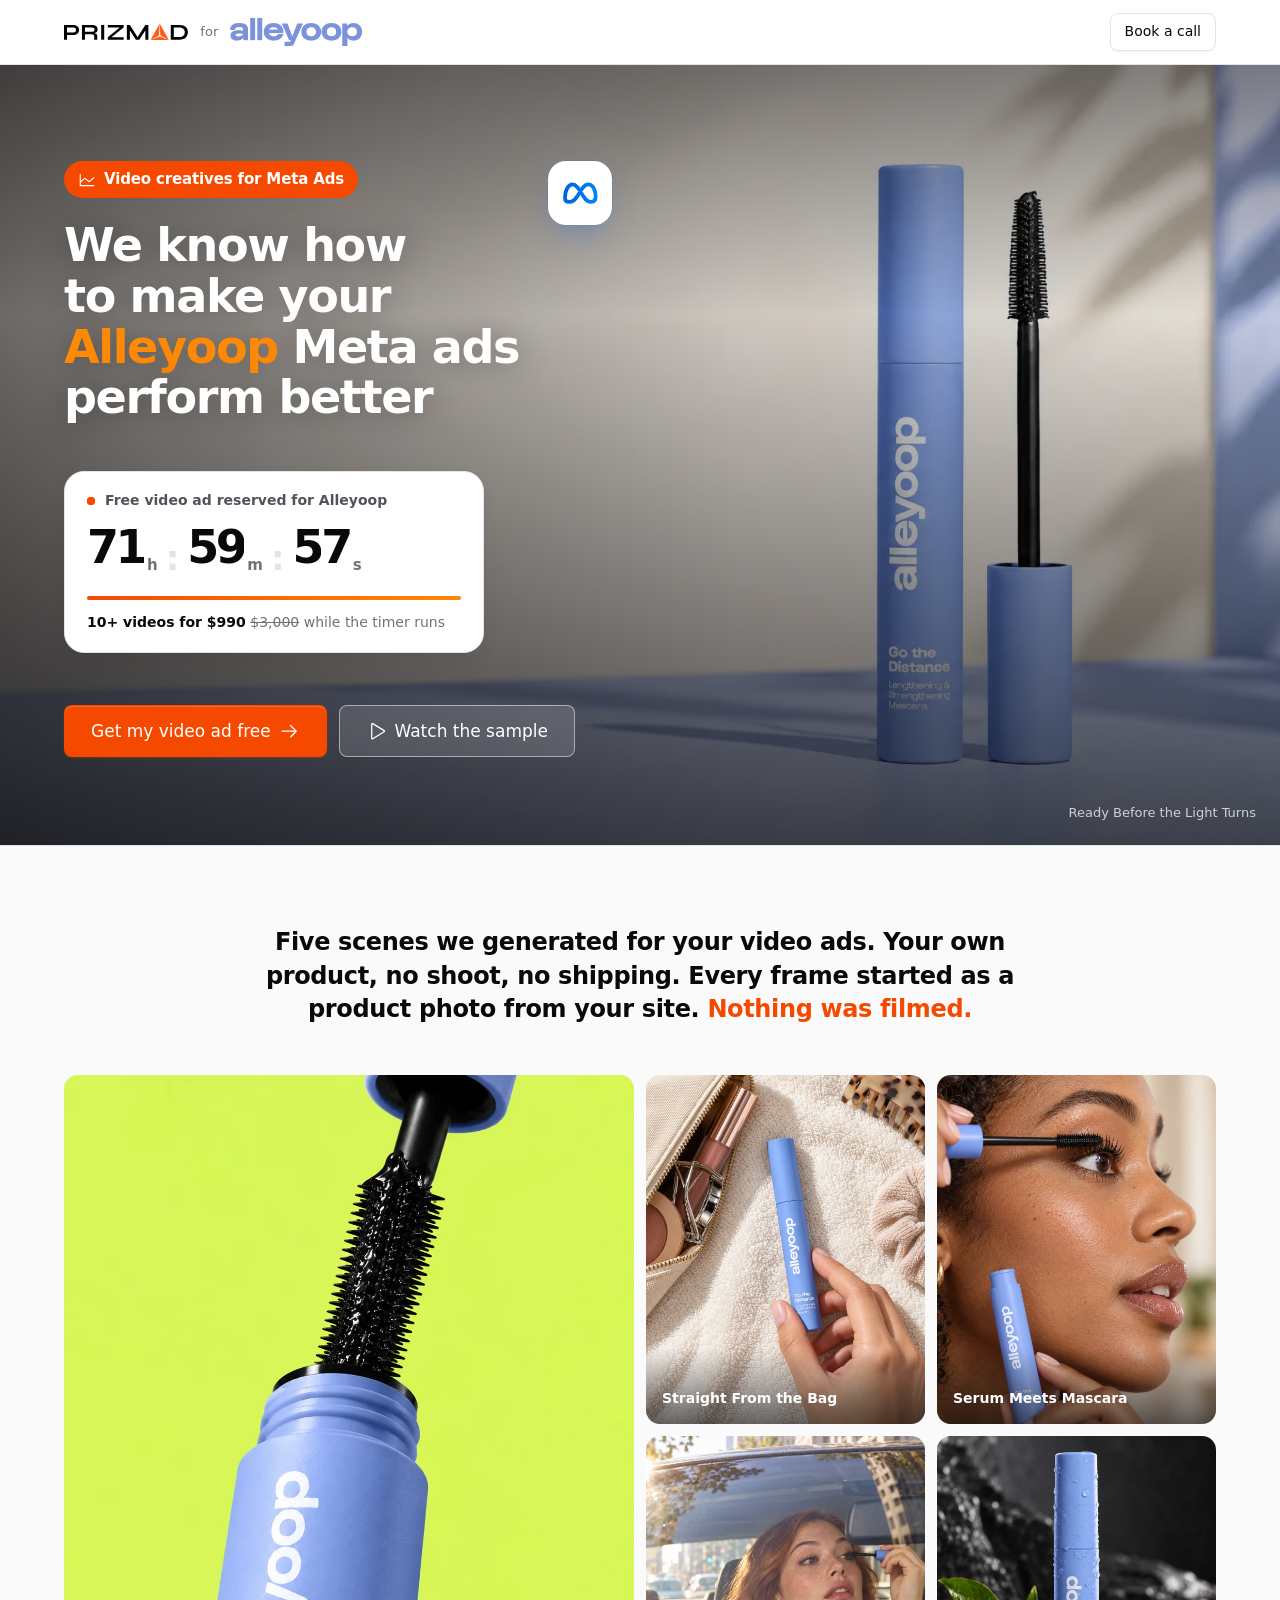
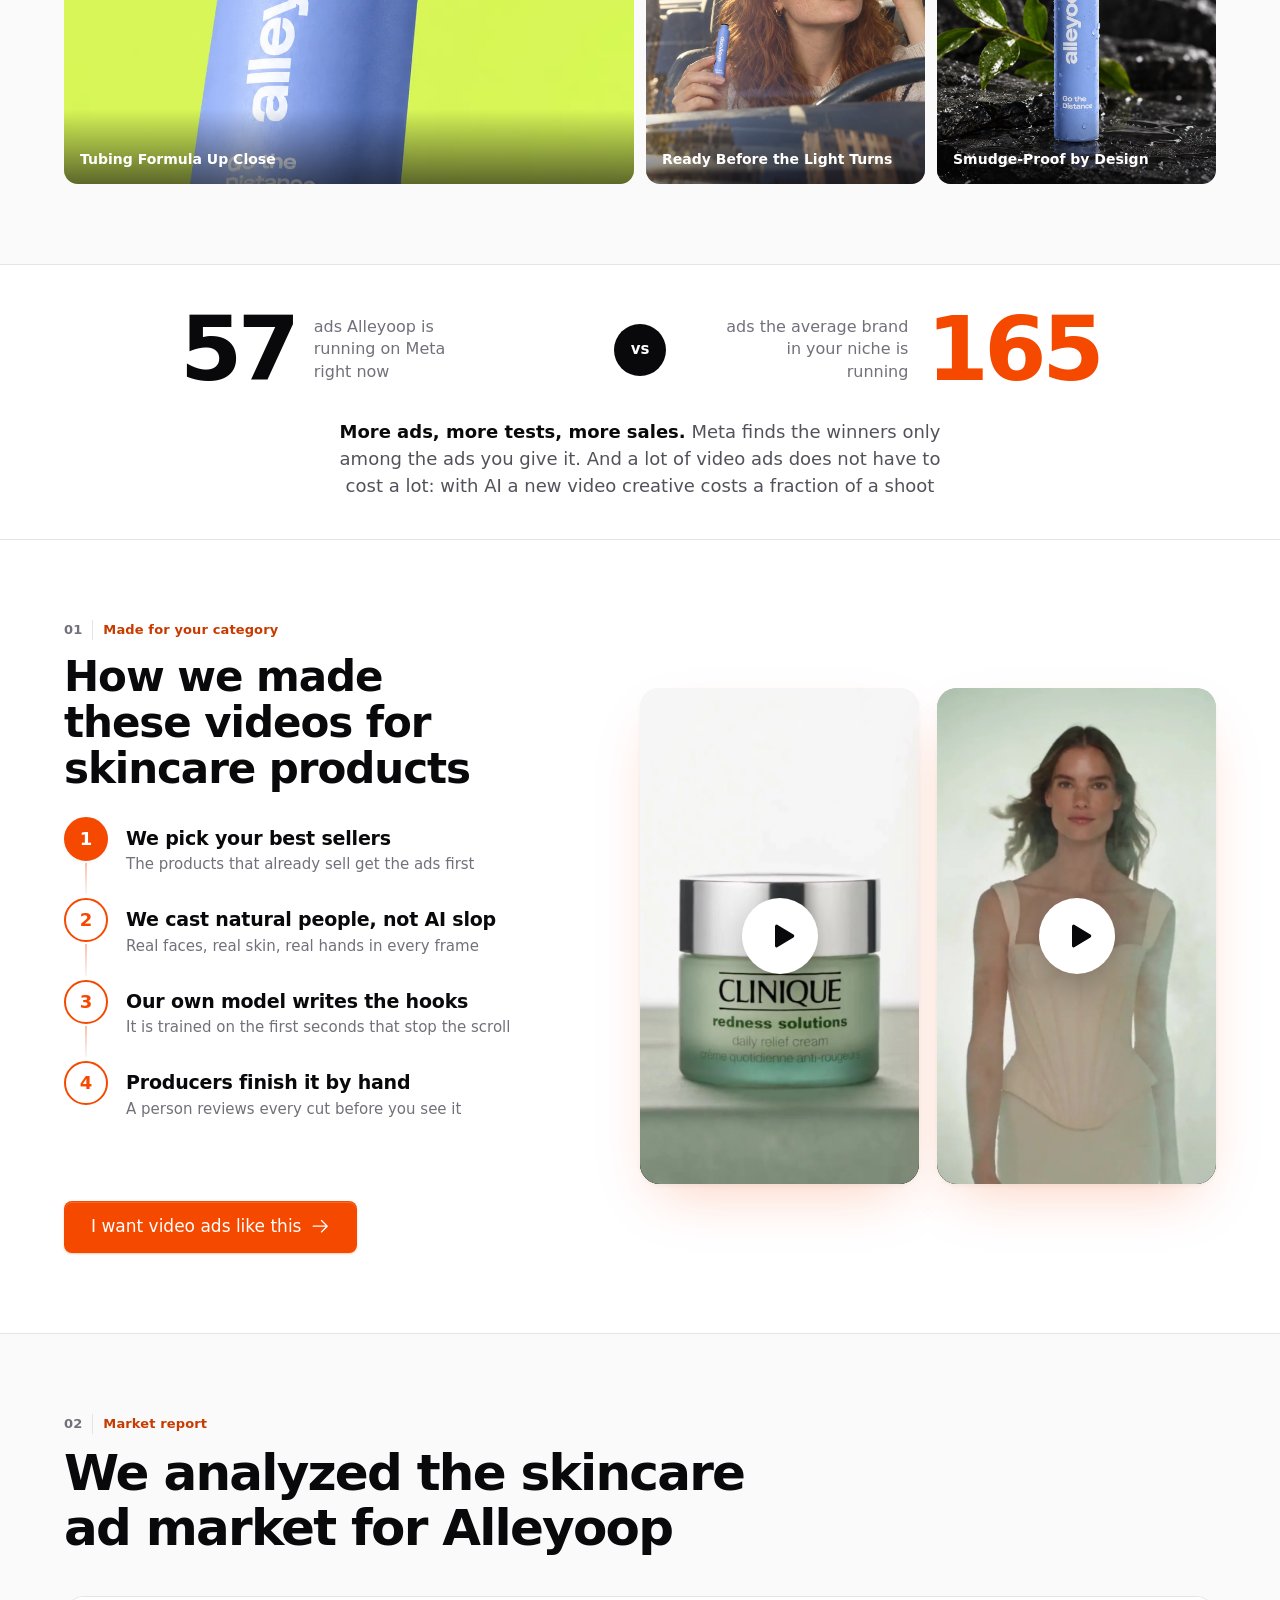
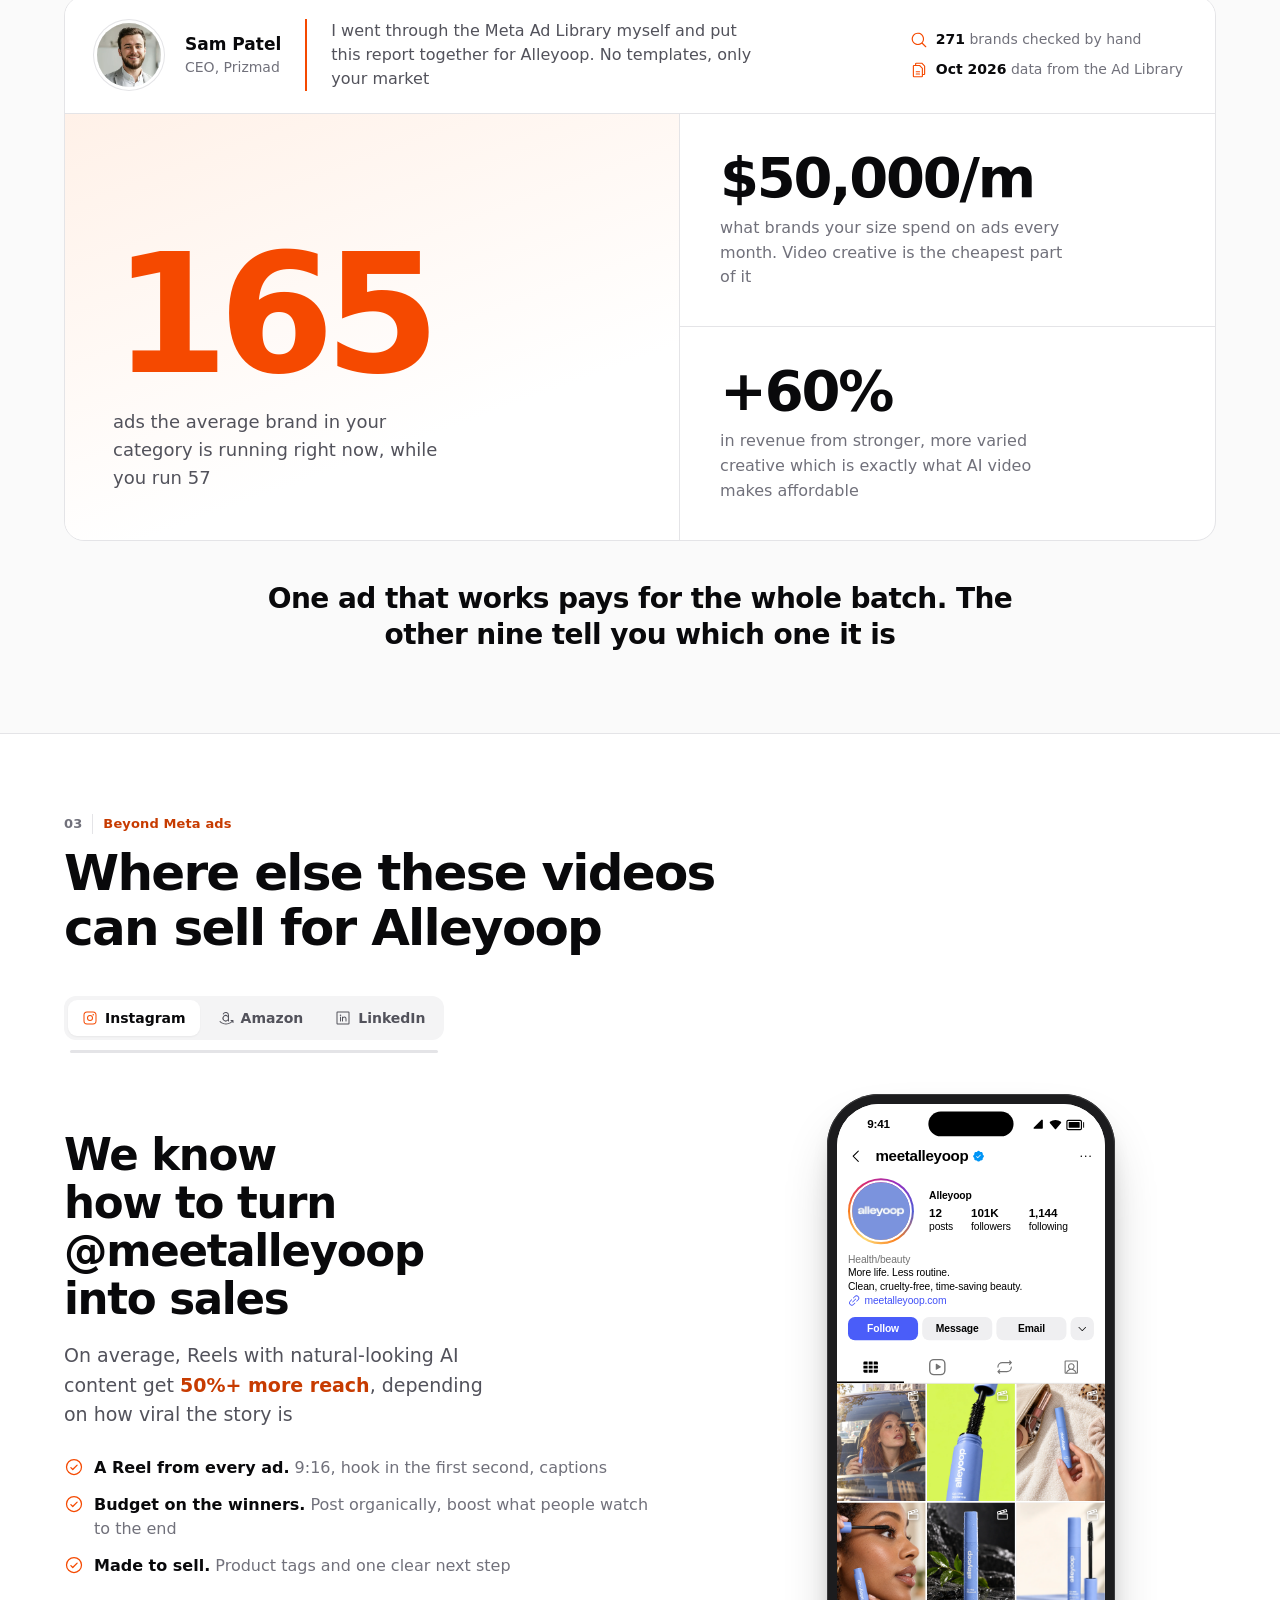
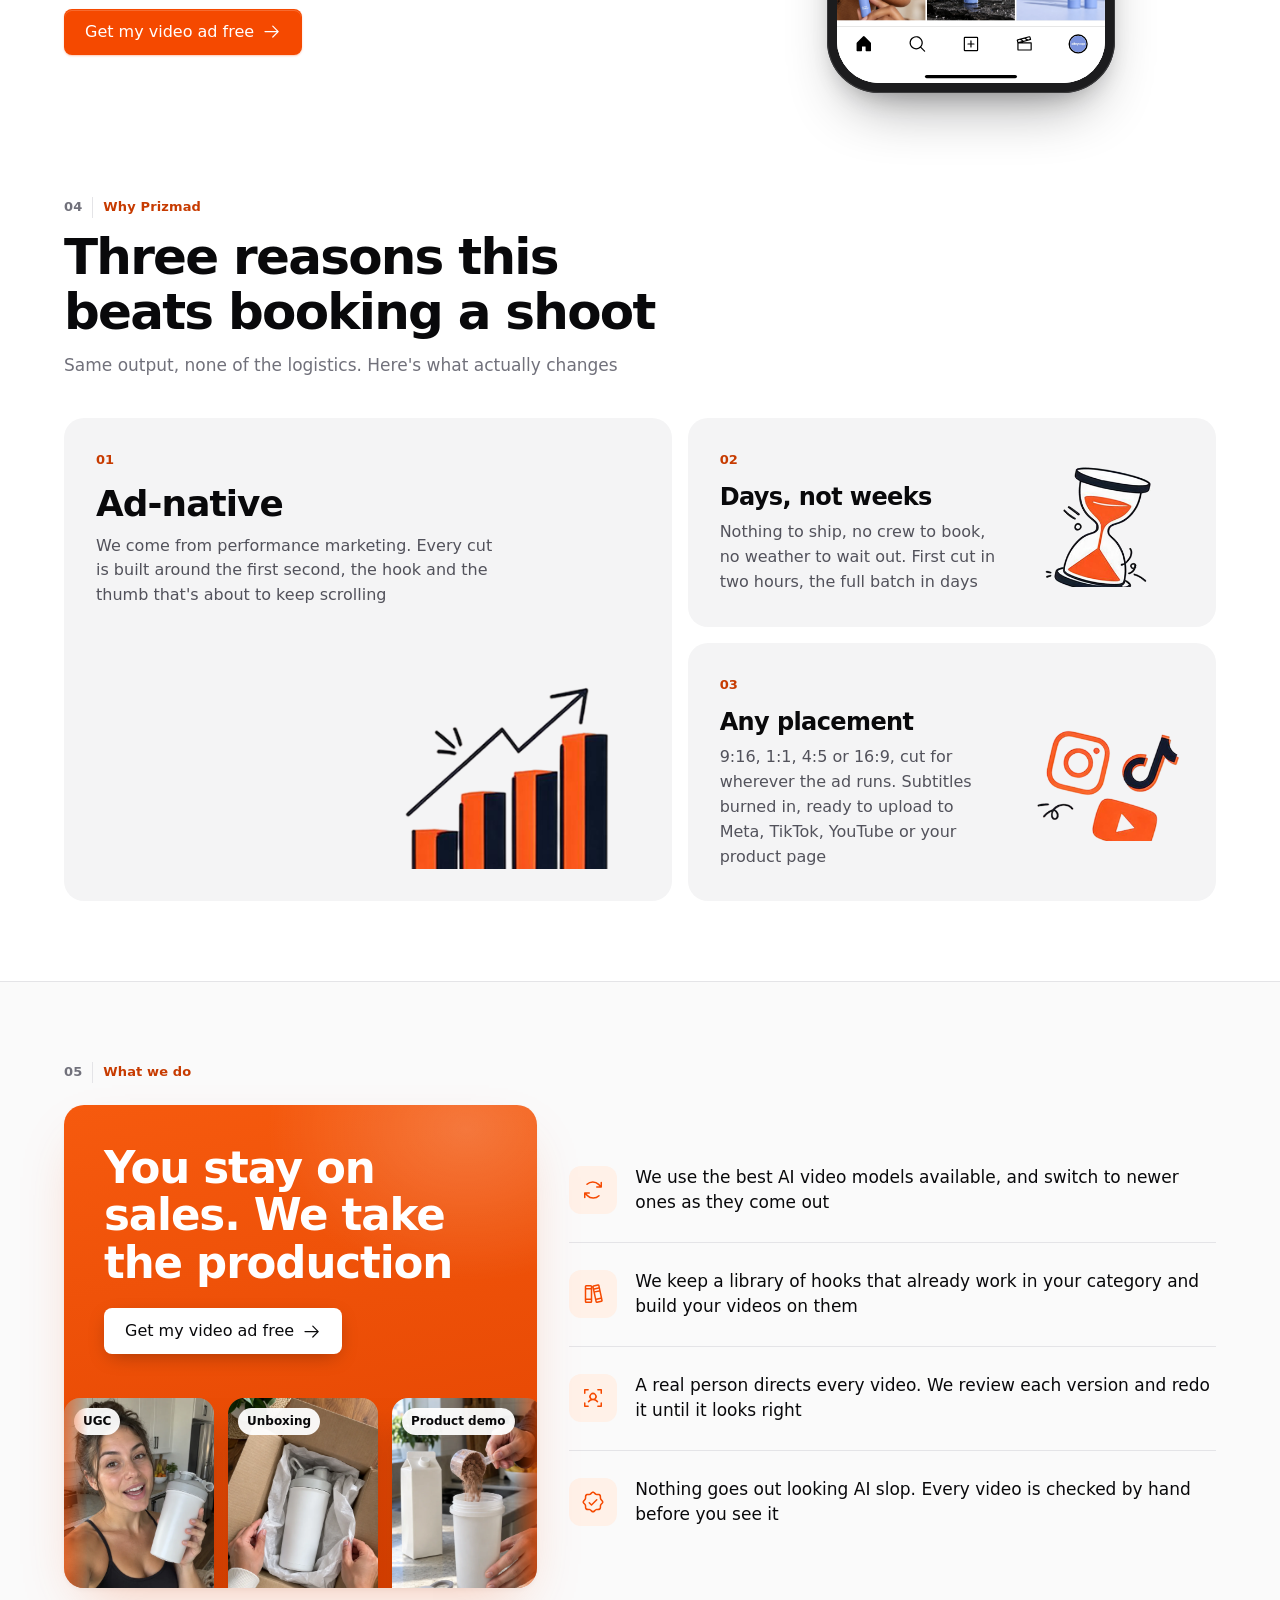
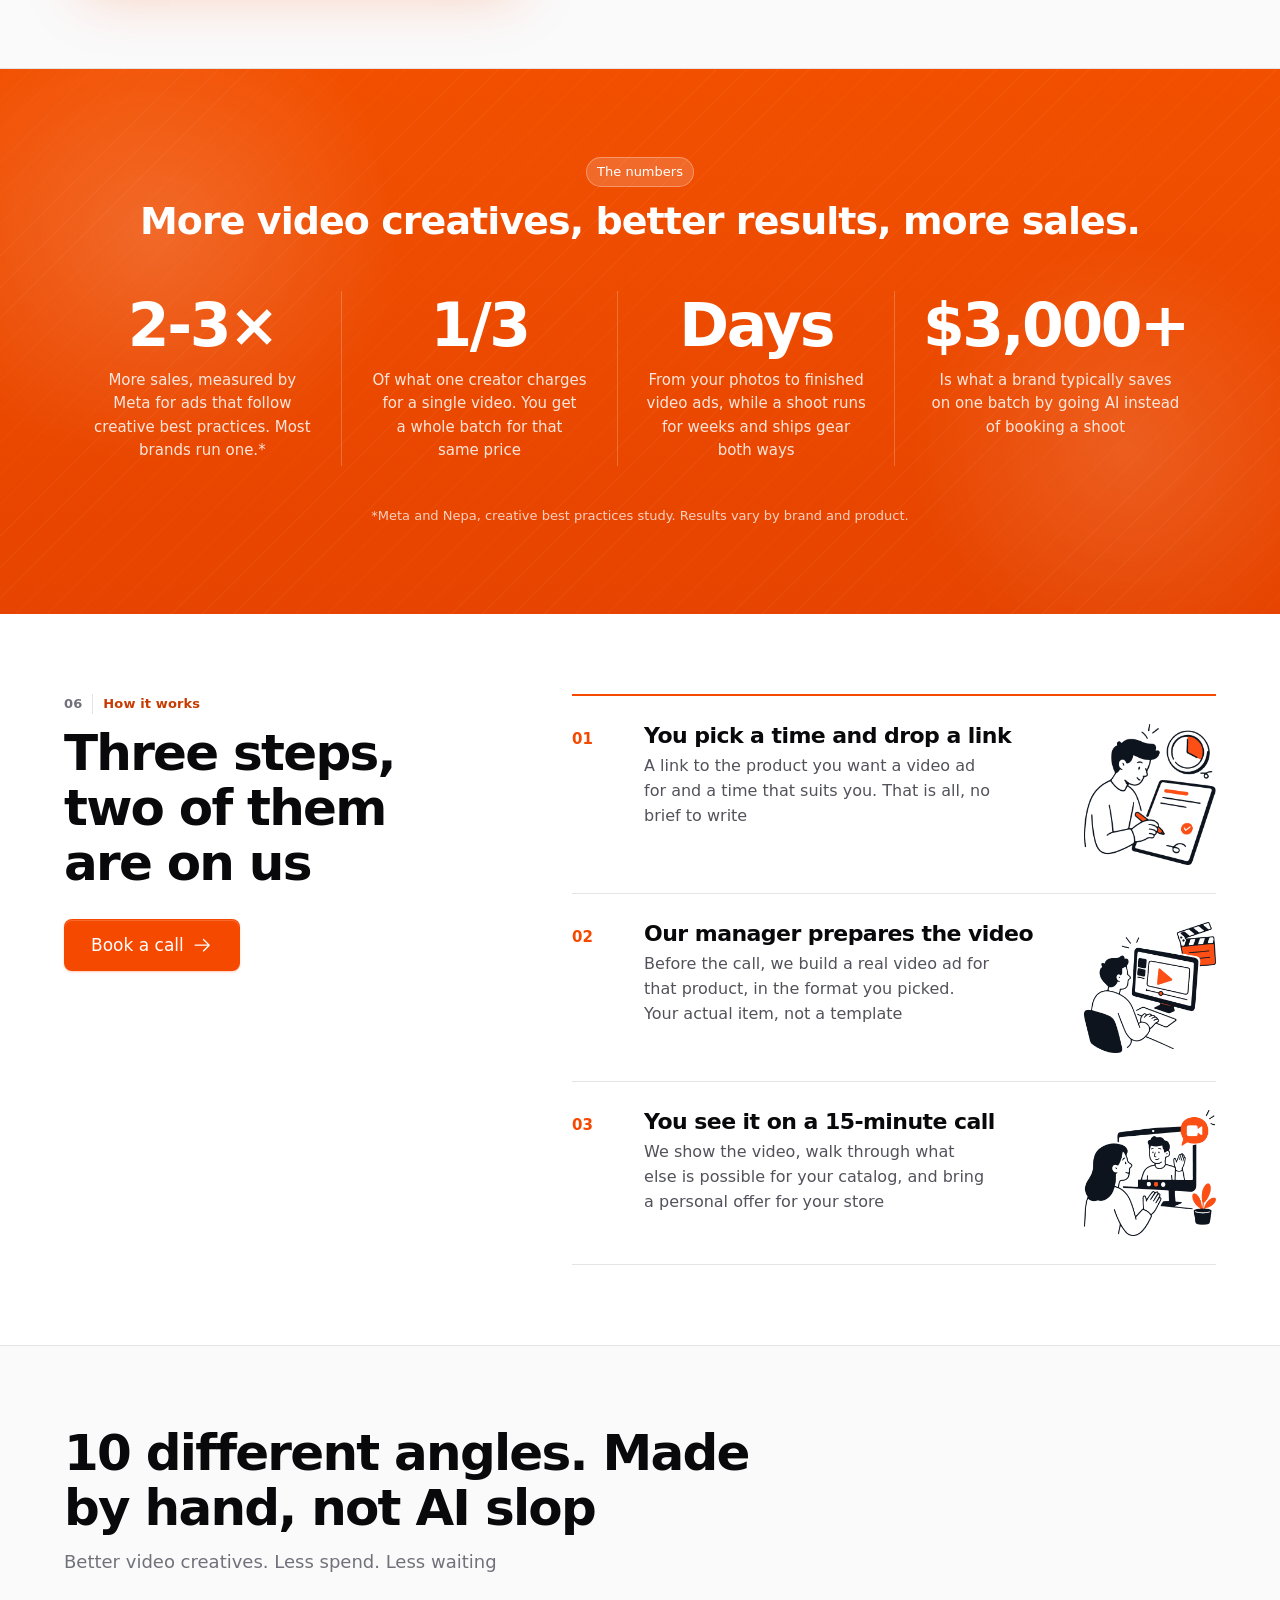
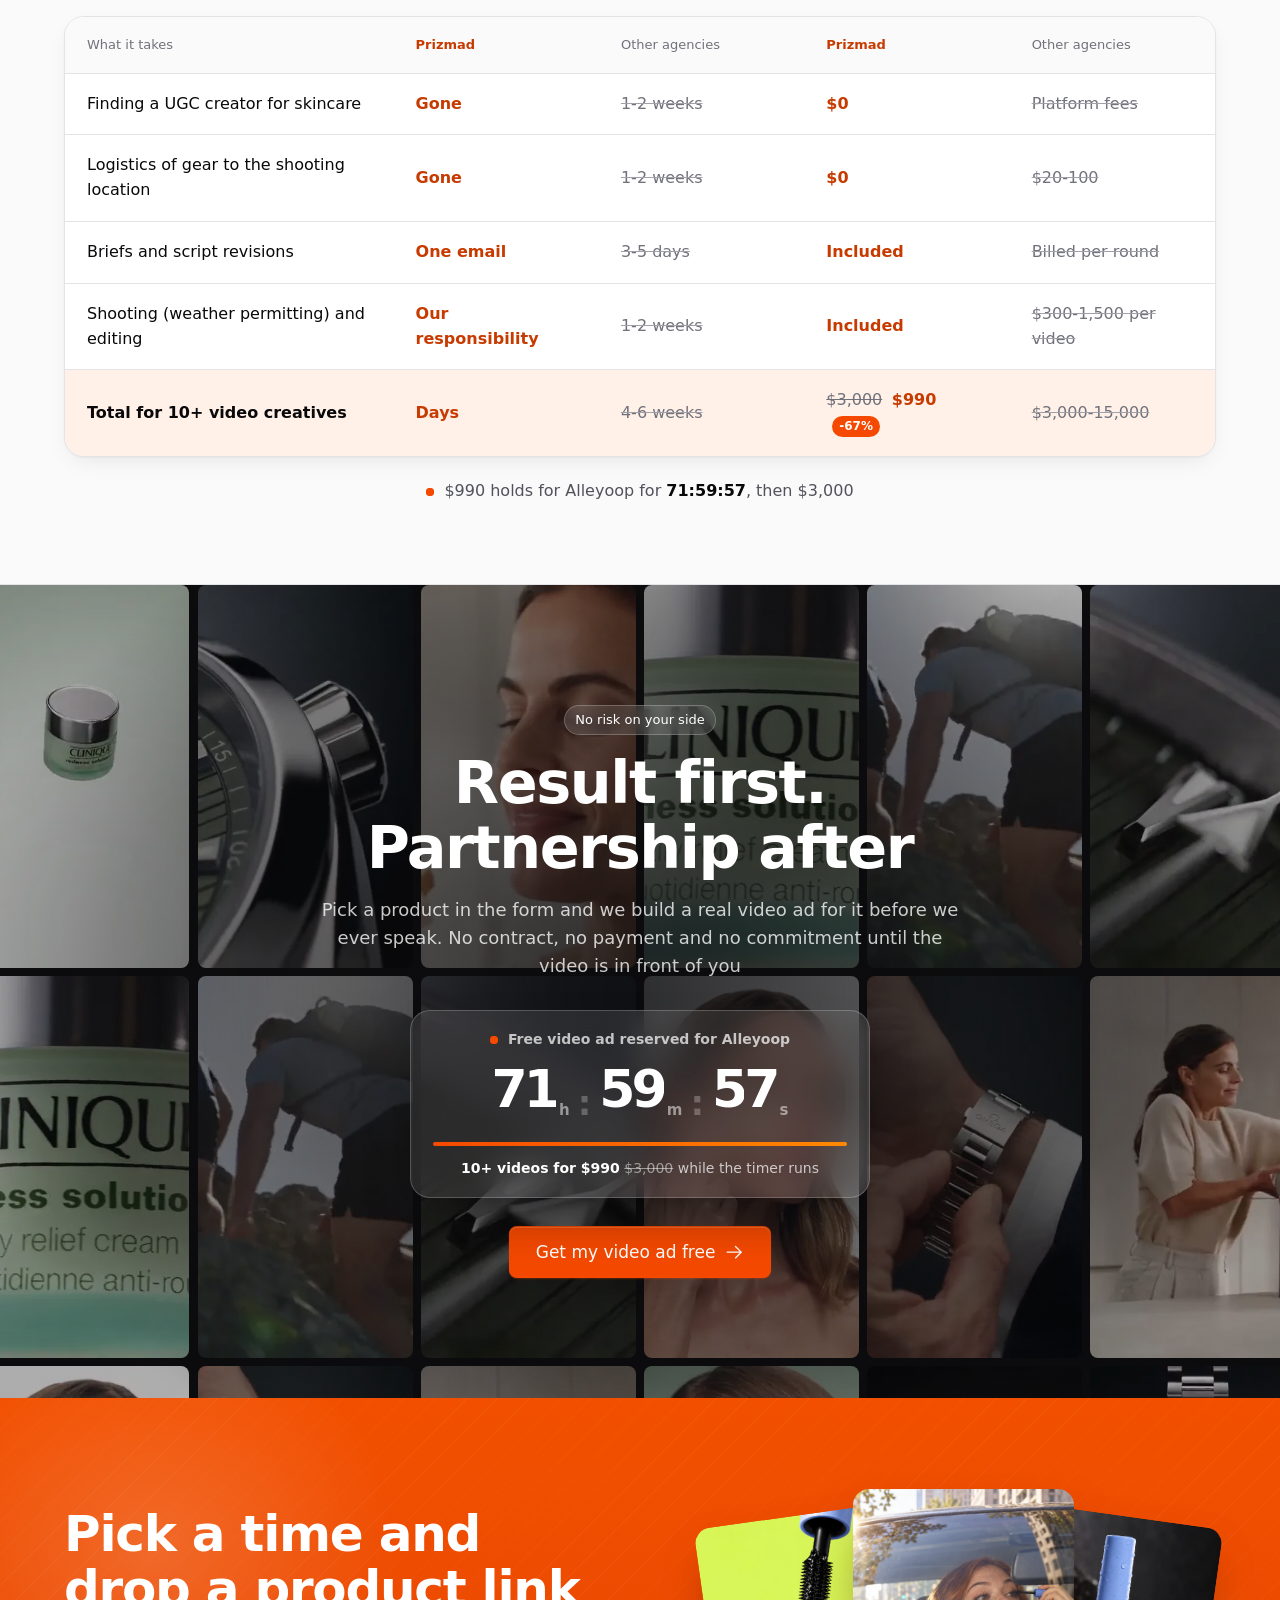
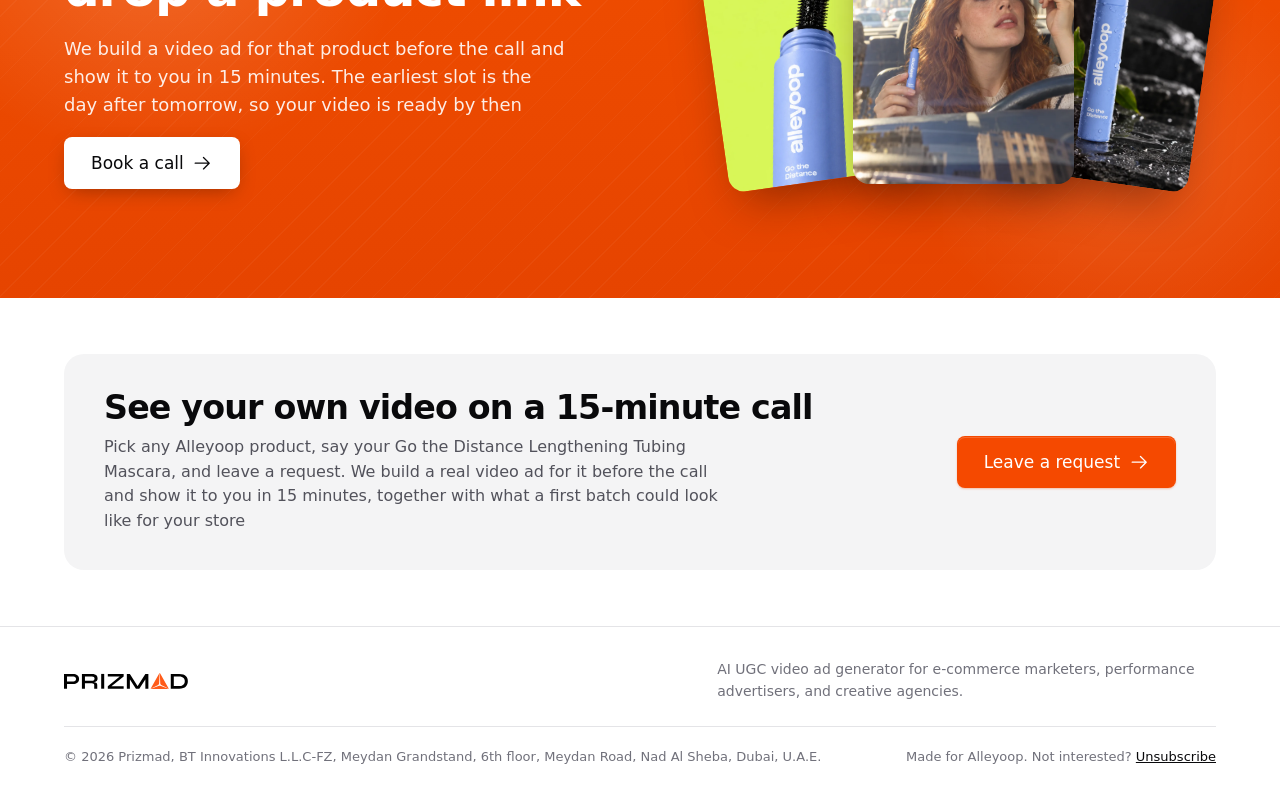
<file: 2026/2026-10/landing-v3-bscene-alleyoop/index.html>
<!doctype html>
<html lang="en">
<head>
<meta charset="utf-8">
<meta name="viewport" content="width=device-width, initial-scale=1">
<title>This is what your Alleyoop ad could look like | Prizmad</title>
<meta name="description" content="AI UGC video ad generator for e-commerce marketers, performance advertisers, and creative agencies.">
<meta name="robots" content="noindex, nofollow">
<meta name="theme-color" content="#ffffff">
<meta property="og:title" content="This is what your Alleyoop ad could look like">
<meta property="og:image" content="assets/img/s4.webp">
<link rel="icon" href="assets/prizmad-emblem.svg" type="image/svg+xml">
<link rel="preload" href="assets/img/s/meetalleyoop-bscene/s4.webp" as="image">
<link rel="stylesheet" href="assets/styles.css?v=ef739b5b">
</head>
<body class="t-b" data-slug="meetalleyoop-bscene" data-brand="Alleyoop">

<header class="nav" id="top">
  <div class="wrap">
    <div class="nav-brands">
      <a href="#top" aria-label="Prizmad"><img class="logo" src="assets/prizmad-full.svg" alt="Prizmad" width="125" height="16"></a>
      <span class="nav-x" aria-hidden="true">for</span><img class="brand-logo" src="assets/img/s/meetalleyoop-bscene/logo.png" alt="Alleyoop">
    </div>
    <a class="btn btn-outline btn-sm" href="#book" data-book>Book a call</a>
  </div>
</header>

<main>

  <section class="hero hero-scene">
    <img class="hero-bg" src="assets/img/s/meetalleyoop-bscene/banner.webp" alt="" width="1800" height="1011" fetchpriority="high">
    <div class="wrap">
      <div class="hero-copy">
          <span class="meta-float" aria-hidden="true"><svg viewBox="0 0 64 42"><defs><linearGradient id="mg" x1="0" y1="0" x2="1" y2="0"><stop offset="0" stop-color="#0064e0"/><stop offset="1" stop-color="#0082fb"/></linearGradient></defs><path d="M8 29C8 15 14 7 20 7c8 0 13 13 18 20 4 6 8 8 12 8 5 0 7-4 7-9 0-11-5-19-12-19-8 0-13 13-18 20-4 6-8 8-12 8-5 0-7-3-7-6z" fill="none" stroke="url(#mg)" stroke-width="6" stroke-linejoin="round"/></svg></span>
        <div class="hero-tags">
          <span class="meta-tag"><svg class="icon" viewBox="0 0 256 256" aria-hidden="true" focusable="false"><path d="M232,208a8,8,0,0,1-8,8H32a8,8,0,0,1-8-8V48a8,8,0,0,1,16,0v94.37L90.73,98a8,8,0,0,1,10.07-.38l58.81,44.11L218.73,90a8,8,0,1,1,10.54,12l-64,56a8,8,0,0,1-10.07.38L96.39,114.29,40,163.63V200H224A8,8,0,0,1,232,208Z"></path></svg>Video creatives for Meta Ads</span>
          
        </div>
        <h1>We know how to make your <span class="brand">Alleyoop</span> Meta ads perform better</h1>
        <div class="deal-timer" data-timer role="timer" aria-live="off">
          <p class="dt-head"><i class="dt-live" aria-hidden="true"></i><span>Free video ad reserved for Alleyoop</span></p>
          <div class="dt-clock"><span class="dt-unit"><span class="dt-d" data-d="h0"><b>7</b></span><span class="dt-d" data-d="h1"><b>2</b></span><small>h</small></span><span class="dt-sep" aria-hidden="true">:</span><span class="dt-unit"><span class="dt-d" data-d="m0"><b>0</b></span><span class="dt-d" data-d="m1"><b>0</b></span><small>m</small></span><span class="dt-sep" aria-hidden="true">:</span><span class="dt-unit"><span class="dt-d" data-d="s0"><b>0</b></span><span class="dt-d" data-d="s1"><b>0</b></span><small>s</small></span></div>
          <div class="dt-bar" aria-hidden="true"><i></i></div>
          <p class="dt-price"><b>10+ videos for $990</b> <s>$3,000</s> while the timer runs</p>
        </div>
        <div class="hero-ctas">
          <a class="btn btn-primary btn-lg" href="#book" data-book>Get my video ad free <svg class="icon icon-arrow" viewBox="0 0 256 256" aria-hidden="true" focusable="false"><path d="M221.66,133.66l-72,72a8,8,0,0,1-11.32-11.32L196.69,136H40a8,8,0,0,1,0-16H196.69L138.34,61.66a8,8,0,0,1,11.32-11.32l72,72A8,8,0,0,1,221.66,133.66Z"></path></svg></a>
          <a class="btn btn-outline btn-lg" href="#sample"><svg class="icon" viewBox="0 0 256 256" aria-hidden="true" focusable="false"><path d="M232.4,114.49,88.32,26.35a16,16,0,0,0-16.2-.3A15.86,15.86,0,0,0,64,39.87V216.13A15.94,15.94,0,0,0,80,232a16.07,16.07,0,0,0,8.36-2.35L232.4,141.51a15.81,15.81,0,0,0,0-27ZM80,215.94V40.07l143.83,88Z"></path></svg> Watch the sample</a>
        </div>
      </div>

    </div>
    <span class="hero-note">Ready Before the Light Turns</span>
  </section>

  <section class="band sec scenes scenes-mosaic" aria-label="Five scenes">
    <div class="wrap">
      <p class="scenes-lead reveal">Five scenes we generated for your video ads. Your own product, no shoot, no shipping. Every frame started as a product photo from your site. <em>Nothing was filmed.</em></p>
    </div>
    <div class="mosaic reveal">
      <figure class="mtile">
        <button type="button" data-lb="0" data-caption="Tubing Formula Up Close" aria-label="Tubing Formula Up Close"><img src="assets/img/s/meetalleyoop-bscene/s1.webp" alt="Macro shot of the Alleyoop wand pulled from the periwinkle tube on a chartreuse background" width="1080" height="1440" loading="lazy"></button>
        <figcaption>Tubing Formula Up Close</figcaption>
      </figure>
      <figure class="mtile">
        <button type="button" data-lb="1" data-caption="Straight From the Bag" aria-label="Straight From the Bag"><img src="assets/img/s/meetalleyoop-bscene/s2.webp" alt="Top-down view of a hand picking the Alleyoop mascara from an open makeup pouch" width="1080" height="1440" loading="lazy"></button>
        <figcaption>Straight From the Bag</figcaption>
      </figure>
      <figure class="mtile">
        <button type="button" data-lb="2" data-caption="Serum Meets Mascara" aria-label="Serum Meets Mascara"><img src="assets/img/s/meetalleyoop-bscene/s3.webp" alt="Side profile of a woman applying Alleyoop mascara to long lashes" width="1080" height="1440" loading="lazy"></button>
        <figcaption>Serum Meets Mascara</figcaption>
      </figure>
      <figure class="mtile">
        <button type="button" data-lb="3" data-caption="Ready Before the Light Turns" aria-label="Ready Before the Light Turns"><img src="assets/img/s/meetalleyoop-bscene/s4.webp" alt="Woman applying Alleyoop mascara in a car mirror in morning sun" width="1080" height="1440" loading="lazy"></button>
        <figcaption>Ready Before the Light Turns</figcaption>
      </figure>
      <figure class="mtile">
        <button type="button" data-lb="4" data-caption="Smudge-Proof by Design" aria-label="Smudge-Proof by Design"><img src="assets/img/s/meetalleyoop-bscene/s5.webp" alt="Alleyoop mascara standing on wet dark slate with green leaves" width="1080" height="1440" loading="lazy"></button>
        <figcaption>Smudge-Proof by Design</figcaption>
      </figure>
      
    </div>
  </section>

  <section class="versus" aria-label="Your Meta ads against your niche">
    <div class="wrap">
      <div class="vs-row">
        <div class="vs-item">
          <div class="num">57</div>
          <p>ads Alleyoop is running on Meta right now</p>
          <span class="vs-bar" aria-hidden="true"><i style="width: 34.5%"></i></span>
        </div>
        <span class="vs-mid" aria-hidden="true">vs</span>
        <div class="vs-item vs-them">
          <div class="num">165</div>
          <p>ads the average brand in your niche is running</p>
          <span class="vs-bar" aria-hidden="true"><i style="width: 100%"></i></span>
        </div>
      </div>
      <p class="vs-note"><strong>More ads, more tests, more sales.</strong> Meta finds the winners only among the ads you give it. And a lot of video ads does not have to cost a lot: with AI a new video creative costs a fraction of a shoot</p>
    </div>
  </section>




  <section class="sec video" id="sample" aria-labelledby="video-title">
    <div class="wrap video-layout is-tall count-2">
      <div class="sec-head reveal">
        <span class="pill">Made for your category</span>
        <h2 id="video-title">How we made these videos for skincare products</h2>
        <ol class="how-steps">
          <li class="how-step"><span class="hs-n">1</span><div><h3>We pick your best sellers</h3><p>The products that already sell get the ads first</p></div></li>
          <li class="how-step"><span class="hs-n">2</span><div><h3>We cast natural people, not AI slop</h3><p>Real faces, real skin, real hands in every frame</p></div></li>
          <li class="how-step"><span class="hs-n">3</span><div><h3>Our own model writes the hooks</h3><p>It is trained on the first seconds that stop the scroll</p></div></li>
          <li class="how-step"><span class="hs-n">4</span><div><h3>Producers finish it by hand</h3><p>A person reviews every cut before you see it</p></div></li>
        </ol>
      </div>
      <div class="players reveal">
        <div class="player">
          <video preload="none" playsinline controls poster="assets/img/niche/skincare.webp">
            <source src="assets/video/niche/skincare.mp4" type="video/mp4">
          </video>
          <img class="poster" src="assets/img/niche/skincare.webp" alt="" loading="lazy">
          <button class="play" type="button" aria-label="Play"><svg class="icon" viewBox="0 0 256 256" aria-hidden="true" focusable="false"><path d="M240,128a15.74,15.74,0,0,1-7.6,13.51L88.32,229.65a16,16,0,0,1-16.2.3A15.86,15.86,0,0,1,64,216.13V39.87a15.86,15.86,0,0,1,8.12-13.82,16,16,0,0,1,16.2.3L232.4,114.49A15.74,15.74,0,0,1,240,128Z"></path></svg></button>
        </div>
        <div class="player">
          <video preload="none" playsinline controls poster="assets/img/niche/skincare-2.webp">
            <source src="assets/video/niche/skincare-2.mp4" type="video/mp4">
          </video>
          <img class="poster" src="assets/img/niche/skincare-2.webp" alt="" loading="lazy">
          <button class="play" type="button" aria-label="Play"><svg class="icon" viewBox="0 0 256 256" aria-hidden="true" focusable="false"><path d="M240,128a15.74,15.74,0,0,1-7.6,13.51L88.32,229.65a16,16,0,0,1-16.2.3A15.86,15.86,0,0,1,64,216.13V39.87a15.86,15.86,0,0,1,8.12-13.82,16,16,0,0,1,16.2.3L232.4,114.49A15.74,15.74,0,0,1,240,128Z"></path></svg></button>
        </div>
        
      </div>
      <div class="center-cta"><a class="btn btn-primary btn-lg" href="#book" data-book>I want video ads like this <svg class="icon icon-arrow" viewBox="0 0 256 256" aria-hidden="true" focusable="false"><path d="M221.66,133.66l-72,72a8,8,0,0,1-11.32-11.32L196.69,136H40a8,8,0,0,1,0-16H196.69L138.34,61.66a8,8,0,0,1,11.32-11.32l72,72A8,8,0,0,1,221.66,133.66Z"/></svg></a></div>
    </div>
  </section>


  <section class="band sec market" aria-labelledby="market-title">
    <div class="wrap">
      <div class="sec-head reveal">
                <span class="pill">Market report</span>
        <h2 id="market-title">We analyzed the skincare ad market for Alleyoop</h2>
      </div>
      <div class="market-card reveal">
        <div class="report-by">
          <span class="rb-ava"><img src="assets/img/senders/sam-patel.webp" alt="Sam Patel" width="64" height="64" loading="lazy"></span>
          <div class="rb-who">
            <p class="rb-name">Sam Patel</p>
            <p class="rb-role">CEO, Prizmad</p>
          </div>
          <p class="rb-quote">I went through the Meta Ad Library myself and put this report together for Alleyoop. No templates, only your market</p>
          <ul class="rb-facts">
            <li><svg class="icon" viewBox="0 0 256 256" aria-hidden="true" focusable="false"><path d="M229.66,218.34l-50.07-50.06a88.11,88.11,0,1,0-11.31,11.31l50.06,50.07a8,8,0,0,0,11.32-11.32ZM40,112a72,72,0,1,1,72,72A72.08,72.08,0,0,1,40,112Z"/></svg><span><b>271</b> brands checked by hand</span></li>
            <li><svg class="icon" viewBox="0 0 256 256" aria-hidden="true" focusable="false"><path d="M213.66,66.34l-40-40A8,8,0,0,0,168,24H88A16,16,0,0,0,72,40V56H56A16,16,0,0,0,40,72V216a16,16,0,0,0,16,16H168a16,16,0,0,0,16-16V200h16a16,16,0,0,0,16-16V72A8,8,0,0,0,213.66,66.34ZM168,216H56V72h76.69L168,107.31v84.53c0,.06,0,.11,0,.16s0,.1,0,.16V216Zm32-32H184V104a8,8,0,0,0-2.34-5.66l-40-40A8,8,0,0,0,136,56H88V40h76.69L200,75.31Zm-56-32a8,8,0,0,1-8,8H88a8,8,0,0,1,0-16h48A8,8,0,0,1,144,152Zm0,32a8,8,0,0,1-8,8H88a8,8,0,0,1,0-16h48A8,8,0,0,1,144,184Z"/></svg><span><b>Oct 2026</b> data from the Ad Library</span></li>
          </ul>
        </div>
        <div class="stat-big">
          <div class="num">165</div>
          <p>ads the average brand in your category is running right now, while you run 57</p>
        </div>
        <div class="stat-side">
          <div><div class="num">$50,000/m</div><p>what brands your size spend on ads every month. Video creative is the cheapest part of it</p></div>
          <div><div class="num">+60%</div><p>in revenue from stronger, more varied creative which is exactly what AI video makes affordable</p></div>
        </div>
      </div>
      <p class="pull reveal">One ad that works pays for the whole batch. The other nine tell you which one it is</p>
    </div>
  </section>

  <section class="sec channels" aria-labelledby="ch-title">
    <div class="wrap">
      <div class="sec-head reveal">
        <span class="pill">Beyond Meta ads</span>
        <h2 id="ch-title">Where else these videos can sell for Alleyoop</h2>
      </div>
      <div class="ch-switch"><div class="ch-nav" role="tablist" aria-label="Channels"><button type="button" role="tab" data-ch="ig" aria-selected="true"><svg class="icon" viewBox="0 0 256 256" aria-hidden="true" focusable="false"><path d="M128,80a48,48,0,1,0,48,48A48.05,48.05,0,0,0,128,80Zm0,80a32,32,0,1,1,32-32A32,32,0,0,1,128,160ZM176,24H80A56.06,56.06,0,0,0,24,80v96a56.06,56.06,0,0,0,56,56h96a56.06,56.06,0,0,0,56-56V80A56.06,56.06,0,0,0,176,24Zm40,152a40,40,0,0,1-40,40H80a40,40,0,0,1-40-40V80A40,40,0,0,1,80,40h96a40,40,0,0,1,40,40ZM192,76a12,12,0,1,1-12-12A12,12,0,0,1,192,76Z"/></svg>Instagram</button><button type="button" role="tab" data-ch="amazon" aria-selected="false"><svg class="icon" viewBox="0 0 256 256" aria-hidden="true" focusable="false"><path d="M248,168v32a8,8,0,0,1-16,0V187.31l-2.21,2.22C226.69,192.9,189.44,232,128,232c-62.84,0-100.38-40.91-101.95-42.65A8,8,0,0,1,38,178.65C38.27,179,72.5,216,128,216s89.73-37,90.07-37.36a3.85,3.85,0,0,1,.27-.3l2.35-2.34H208a8,8,0,0,1,0-16h32A8,8,0,0,1,248,168ZM160,94.53V84A36,36,0,0,0,91.92,67.64a8,8,0,0,1-14.25-7.28A52,52,0,0,1,176,84v92a8,8,0,0,1-16,0v-6.53a52,52,0,1,1,0-74.94ZM160,132a36,36,0,1,0-36,36A36,36,0,0,0,160,132Z"/></svg>Amazon</button><button type="button" role="tab" data-ch="linkedin" aria-selected="false"><svg class="icon" viewBox="0 0 256 256" aria-hidden="true" focusable="false"><path d="M216,24H40A16,16,0,0,0,24,40V216a16,16,0,0,0,16,16H216a16,16,0,0,0,16-16V40A16,16,0,0,0,216,24Zm0,192H40V40H216V216ZM96,112v64a8,8,0,0,1-16,0V112a8,8,0,0,1,16,0Zm88,28v36a8,8,0,0,1-16,0V140a20,20,0,0,0-40,0v36a8,8,0,0,1-16,0V112a8,8,0,0,1,15.79-1.78A36,36,0,0,1,184,140ZM100,84A12,12,0,1,1,88,72,12,12,0,0,1,100,84Z"/></svg>LinkedIn</button></div><span class="ch-timer" aria-hidden="true"><i></i></span></div>
      <div class="ch-rows is-tabs">

        <article class="ch-row ch-ig reveal" data-ch="ig" role="tabpanel">
          <div class="ch-copy">
            <span class="ch-tag"><svg class="icon" viewBox="0 0 256 256" aria-hidden="true" focusable="false"><path d="M128,80a48,48,0,1,0,48,48A48.05,48.05,0,0,0,128,80Zm0,80a32,32,0,1,1,32-32A32,32,0,0,1,128,160ZM176,24H80A56.06,56.06,0,0,0,24,80v96a56.06,56.06,0,0,0,56,56h96a56.06,56.06,0,0,0,56-56V80A56.06,56.06,0,0,0,176,24Zm40,152a40,40,0,0,1-40,40H80a40,40,0,0,1-40-40V80A40,40,0,0,1,80,40h96a40,40,0,0,1,40,40ZM192,76a12,12,0,1,1-12-12A12,12,0,0,1,192,76Z"/></svg>Instagram</span>
            <h3>We know how to turn @meetalleyoop into sales</h3>
            <p class="ch-lede">On average, Reels with natural-looking AI content get <b>50%+ more reach</b>, depending on how viral the story is</p>
            <ul class="ch-points"><li><svg class="icon" viewBox="0 0 256 256" aria-hidden="true" focusable="false"><path d="M173.66,98.34a8,8,0,0,1,0,11.32l-56,56a8,8,0,0,1-11.32,0l-24-24a8,8,0,0,1,11.32-11.32L112,148.69l50.34-50.35A8,8,0,0,1,173.66,98.34ZM232,128A104,104,0,1,1,128,24,104.11,104.11,0,0,1,232,128Zm-16,0a88,88,0,1,0-88,88A88.1,88.1,0,0,0,216,128Z"/></svg><span><b>A Reel from every ad.</b> 9:16, hook in the first second, captions</span></li><li><svg class="icon" viewBox="0 0 256 256" aria-hidden="true" focusable="false"><path d="M173.66,98.34a8,8,0,0,1,0,11.32l-56,56a8,8,0,0,1-11.32,0l-24-24a8,8,0,0,1,11.32-11.32L112,148.69l50.34-50.35A8,8,0,0,1,173.66,98.34ZM232,128A104,104,0,1,1,128,24,104.11,104.11,0,0,1,232,128Zm-16,0a88,88,0,1,0-88,88A88.1,88.1,0,0,0,216,128Z"/></svg><span><b>Budget on the winners.</b> Post organically, boost what people watch to the end</span></li><li><svg class="icon" viewBox="0 0 256 256" aria-hidden="true" focusable="false"><path d="M173.66,98.34a8,8,0,0,1,0,11.32l-56,56a8,8,0,0,1-11.32,0l-24-24a8,8,0,0,1,11.32-11.32L112,148.69l50.34-50.35A8,8,0,0,1,173.66,98.34ZM232,128A104,104,0,1,1,128,24,104.11,104.11,0,0,1,232,128Zm-16,0a88,88,0,1,0-88,88A88.1,88.1,0,0,0,216,128Z"/></svg><span><b>Made to sell.</b> Product tags and one clear next step</span></li></ul>
            <a class="btn btn-primary ch-cta" href="#book" data-book>Get my video ad free <svg class="icon icon-arrow" viewBox="0 0 256 256" aria-hidden="true" focusable="false"><path d="M221.66,133.66l-72,72a8,8,0,0,1-11.32-11.32L196.69,136H40a8,8,0,0,1,0-16H196.69L138.34,61.66a8,8,0,0,1,11.32-11.32l72,72A8,8,0,0,1,221.66,133.66Z"/></svg></a>
          </div>
          <div class="ch-visual">
            <div class="phone" aria-hidden="true"><div class="phone-in"><div class="scr ig">
              <div class="ph-status"><b>9:41</b><span><svg class="icon" viewBox="0 0 256 256" aria-hidden="true" focusable="false"><path d="M208,40V200a16,16,0,0,1-16,16H32A16,16,0,0,1,20.7,188.68l160-160A16,16,0,0,1,208,40Z"/></svg><svg class="icon" viewBox="0 0 256 256" aria-hidden="true" focusable="false"><path d="M244.35,92.8l-104,125.43A15.93,15.93,0,0,1,128,224h0a15.93,15.93,0,0,1-12.31-5.77L11.65,92.8A15.65,15.65,0,0,1,8.11,80.91,15.93,15.93,0,0,1,14.28,70.1,186.67,186.67,0,0,1,128,32,186.67,186.67,0,0,1,241.72,70.1a15.93,15.93,0,0,1,6.17,10.81A15.65,15.65,0,0,1,244.35,92.8Z"/></svg><svg class="icon bat" viewBox="0 0 256 256" aria-hidden="true" focusable="false"><path d="M200,56H32A24,24,0,0,0,8,80v96a24,24,0,0,0,24,24H200a24,24,0,0,0,24-24V80A24,24,0,0,0,200,56Zm8,120a8,8,0,0,1-8,8H32a8,8,0,0,1-8-8V80a8,8,0,0,1,8-8H200a8,8,0,0,1,8,8ZM192,96v64a8,8,0,0,1-8,8H48a8,8,0,0,1-8-8V96a8,8,0,0,1,8-8H184A8,8,0,0,1,192,96Zm64,0v64a8,8,0,0,1-16,0V96a8,8,0,0,1,16,0Z"/></svg></span></div>
              <div class="ig-nav"><svg class="icon" viewBox="0 0 256 256" aria-hidden="true" focusable="false"><path d="M165.66,202.34a8,8,0,0,1-11.32,11.32l-80-80a8,8,0,0,1,0-11.32l80-80a8,8,0,0,1,11.32,11.32L91.31,128Z"/></svg><b>meetalleyoop</b><svg class="icon ig-ver" viewBox="0 0 256 256" aria-hidden="true" focusable="false"><path d="M225.86,102.82c-3.77-3.94-7.67-8-9.14-11.57-1.36-3.27-1.44-8.69-1.52-13.94-.15-9.76-.31-20.82-8-28.51s-18.75-7.85-28.51-8c-5.25-.08-10.67-.16-13.94-1.52-3.56-1.47-7.63-5.37-11.57-9.14C146.28,23.51,138.44,16,128,16s-18.27,7.51-25.18,14.14c-3.94,3.77-8,7.67-11.57,9.14C88,40.64,82.56,40.72,77.31,40.8c-9.76.15-20.82.31-28.51,8S41,67.55,40.8,77.31c-.08,5.25-.16,10.67-1.52,13.94-1.47,3.56-5.37,7.63-9.14,11.57C23.51,109.72,16,117.56,16,128s7.51,18.27,14.14,25.18c3.77,3.94,7.67,8,9.14,11.57,1.36,3.27,1.44,8.69,1.52,13.94.15,9.76.31,20.82,8,28.51s18.75,7.85,28.51,8c5.25.08,10.67.16,13.94,1.52,3.56,1.47,7.63,5.37,11.57,9.14C109.72,232.49,117.56,240,128,240s18.27-7.51,25.18-14.14c3.94-3.77,8-7.67,11.57-9.14,3.27-1.36,8.69-1.44,13.94-1.52,9.76-.15,20.82-.31,28.51-8s7.85-18.75,8-28.51c.08-5.25.16-10.67,1.52-13.94,1.47-3.56,5.37-7.63,9.14-11.57C232.49,146.28,240,138.44,240,128S232.49,109.73,225.86,102.82Zm-52.2,6.84-56,56a8,8,0,0,1-11.32,0l-24-24a8,8,0,0,1,11.32-11.32L112,148.69l50.34-50.35a8,8,0,0,1,11.32,11.32Z"/></svg><span class="sp"></span><svg class="icon" viewBox="0 0 256 256" aria-hidden="true" focusable="false"><path d="M140,128a12,12,0,1,1-12-12A12,12,0,0,1,140,128Zm56-12a12,12,0,1,0,12,12A12,12,0,0,0,196,116ZM60,116a12,12,0,1,0,12,12A12,12,0,0,0,60,116Z"/></svg></div>
              <div class="ig-head">
                <span class="ig-ava"><img src="assets/img/s/meetalleyoop-bscene/ig-avatar.jpg" alt=""></span>
                <div class="ig-meta">
                  <p class="ig-name">Alleyoop</p>
                  <div class="ig-stats"><span><b>12</b>posts</span><span><b>101K</b>followers</span><span><b>1,144</b>following</span></div>
                </div>
              </div>
              <div class="ig-bio"><p class="ig-cat">Health/beauty</p><p>More life. Less routine.</p><p>Clean, cruelty-free, time-saving beauty.</p><p class="ig-link"><svg class="icon" viewBox="0 0 256 256" aria-hidden="true" focusable="false"><path d="M165.66,90.34a8,8,0,0,1,0,11.32l-64,64a8,8,0,0,1-11.32-11.32l64-64A8,8,0,0,1,165.66,90.34ZM215.6,40.4a56,56,0,0,0-79.2,0L106.34,70.45a8,8,0,0,0,11.32,11.32l30.06-30a40,40,0,0,1,56.57,56.56l-30.07,30.06a8,8,0,0,0,11.31,11.32L215.6,119.6a56,56,0,0,0,0-79.2ZM138.34,174.22l-30.06,30.06a40,40,0,1,1-56.56-56.57l30.05-30.05a8,8,0,0,0-11.32-11.32L40.4,136.4a56,56,0,0,0,79.2,79.2l30.06-30.07a8,8,0,0,0-11.32-11.31Z"/></svg>meetalleyoop.com</p></div>
              <div class="ig-btns"><span class="b1">Follow</span><span>Message</span><span>Email</span><span class="b4"><svg class="icon" viewBox="0 0 256 256" aria-hidden="true" focusable="false"><path d="M213.66,101.66l-80,80a8,8,0,0,1-11.32,0l-80-80A8,8,0,0,1,53.66,90.34L128,164.69l74.34-74.35a8,8,0,0,1,11.32,11.32Z"/></svg></span></div>
              <div class="ig-tabs"><span class="on"><svg class="icon" viewBox="0 0 256 256" aria-hidden="true" focusable="false"><path d="M84,52V92H28a4,4,0,0,1-4-4V64A16,16,0,0,1,40,48H80A4,4,0,0,1,84,52Zm16,152a4,4,0,0,0,4,4h48a4,4,0,0,0,4-4V164H100ZM24,168v24a16,16,0,0,0,16,16H80a4,4,0,0,0,4-4V164H28A4,4,0,0,0,24,168Zm0-56v32a4,4,0,0,0,4,4H84V108H28A4,4,0,0,0,24,112ZM152,48H104a4,4,0,0,0-4,4V92h56V52A4,4,0,0,0,152,48Zm76,60H172v40h56a4,4,0,0,0,4-4V112A4,4,0,0,0,228,108ZM100,148h56V108H100ZM216,48H176a4,4,0,0,0-4,4V92h56a4,4,0,0,0,4-4V64A16,16,0,0,0,216,48Zm12,116H172v40a4,4,0,0,0,4,4h40a16,16,0,0,0,16-16V168A4,4,0,0,0,228,164Z"/></svg></span><span><i class="ig-reels"><svg class="icon" viewBox="0 0 256 256" aria-hidden="true" focusable="false"><path d="M240,128a15.74,15.74,0,0,1-7.6,13.51L88.32,229.65a16,16,0,0,1-16.2.3A15.86,15.86,0,0,1,64,216.13V39.87a15.86,15.86,0,0,1,8.12-13.82,16,16,0,0,1,16.2.3L232.4,114.49A15.74,15.74,0,0,1,240,128Z"/></svg></i></span><span><svg class="icon" viewBox="0 0 256 256" aria-hidden="true" focusable="false"><path d="M24,128A72.08,72.08,0,0,1,96,56H204.69L194.34,45.66a8,8,0,0,1,11.32-11.32l24,24a8,8,0,0,1,0,11.32l-24,24a8,8,0,0,1-11.32-11.32L204.69,72H96a56.06,56.06,0,0,0-56,56,8,8,0,0,1-16,0Zm200-8a8,8,0,0,0-8,8,56.06,56.06,0,0,1-56,56H51.31l10.35-10.34a8,8,0,0,0-11.32-11.32l-24,24a8,8,0,0,0,0,11.32l24,24a8,8,0,0,0,11.32-11.32L51.31,200H160a72.08,72.08,0,0,0,72-72A8,8,0,0,0,224,120Z"/></svg></span><span><svg class="icon" viewBox="0 0 256 256" aria-hidden="true" focusable="false"><path d="M208,32H48A16,16,0,0,0,32,48V208a16,16,0,0,0,16,16H208a16,16,0,0,0,16-16V48A16,16,0,0,0,208,32ZM96,120a32,32,0,1,1,32,32A32,32,0,0,1,96,120ZM68.67,208A64.36,64.36,0,0,1,87.8,182.2a64,64,0,0,1,80.4,0A64.36,64.36,0,0,1,187.33,208ZM208,208h-3.67a79.9,79.9,0,0,0-46.68-50.29,48,48,0,1,0-59.3,0A79.9,79.9,0,0,0,51.67,208H48V48H208V208Z"/></svg></span></div>
              <div class="ig-grid">
                <span><img class="kb" src="assets/img/s/meetalleyoop-bscene/s4.webp" alt=""><svg class="icon ig-r" viewBox="0 0 256 256" aria-hidden="true" focusable="false"><path d="M216,104H102.09L210,75.51a8,8,0,0,0,5.68-9.84l-8.16-30a15.93,15.93,0,0,0-19.42-11.13L35.81,64.74a15.75,15.75,0,0,0-9.7,7.4,15.51,15.51,0,0,0-1.55,12L32,111.56c0,.14,0,.29,0,.44v88a16,16,0,0,0,16,16H208a16,16,0,0,0,16-16V112A8,8,0,0,0,216,104ZM192.16,40l6,22.07-22.62,6L147.42,51.83Zm-66.69,17.6,28.12,16.24-36.94,9.75L88.53,67.37Zm-79.4,44.62-6-22.08,26.5-7L94.69,89.4ZM208,200H48V120H208v80Z"/></svg></span>
                <span><img src="assets/img/s/meetalleyoop-bscene/s1.webp" alt="" loading="lazy" style="object-position: 50% 50%"><svg class="icon ig-r" viewBox="0 0 256 256" aria-hidden="true" focusable="false"><path d="M216,104H102.09L210,75.51a8,8,0,0,0,5.68-9.84l-8.16-30a15.93,15.93,0,0,0-19.42-11.13L35.81,64.74a15.75,15.75,0,0,0-9.7,7.4,15.51,15.51,0,0,0-1.55,12L32,111.56c0,.14,0,.29,0,.44v88a16,16,0,0,0,16,16H208a16,16,0,0,0,16-16V112A8,8,0,0,0,216,104ZM192.16,40l6,22.07-22.62,6L147.42,51.83Zm-66.69,17.6,28.12,16.24-36.94,9.75L88.53,67.37Zm-79.4,44.62-6-22.08,26.5-7L94.69,89.4ZM208,200H48V120H208v80Z"/></svg></span><span><img src="assets/img/s/meetalleyoop-bscene/s2.webp" alt="" loading="lazy" style="object-position: 50% 50%"><svg class="icon ig-r" viewBox="0 0 256 256" aria-hidden="true" focusable="false"><path d="M216,104H102.09L210,75.51a8,8,0,0,0,5.68-9.84l-8.16-30a15.93,15.93,0,0,0-19.42-11.13L35.81,64.74a15.75,15.75,0,0,0-9.7,7.4,15.51,15.51,0,0,0-1.55,12L32,111.56c0,.14,0,.29,0,.44v88a16,16,0,0,0,16,16H208a16,16,0,0,0,16-16V112A8,8,0,0,0,216,104ZM192.16,40l6,22.07-22.62,6L147.42,51.83Zm-66.69,17.6,28.12,16.24-36.94,9.75L88.53,67.37Zm-79.4,44.62-6-22.08,26.5-7L94.69,89.4ZM208,200H48V120H208v80Z"/></svg></span><span><img src="assets/img/s/meetalleyoop-bscene/s3.webp" alt="" loading="lazy" style="object-position: 50% 50%"><svg class="icon ig-r" viewBox="0 0 256 256" aria-hidden="true" focusable="false"><path d="M216,104H102.09L210,75.51a8,8,0,0,0,5.68-9.84l-8.16-30a15.93,15.93,0,0,0-19.42-11.13L35.81,64.74a15.75,15.75,0,0,0-9.7,7.4,15.51,15.51,0,0,0-1.55,12L32,111.56c0,.14,0,.29,0,.44v88a16,16,0,0,0,16,16H208a16,16,0,0,0,16-16V112A8,8,0,0,0,216,104ZM192.16,40l6,22.07-22.62,6L147.42,51.83Zm-66.69,17.6,28.12,16.24-36.94,9.75L88.53,67.37Zm-79.4,44.62-6-22.08,26.5-7L94.69,89.4ZM208,200H48V120H208v80Z"/></svg></span><span><img src="assets/img/s/meetalleyoop-bscene/s5.webp" alt="" loading="lazy" style="object-position: 50% 50%"><svg class="icon ig-r" viewBox="0 0 256 256" aria-hidden="true" focusable="false"><path d="M216,104H102.09L210,75.51a8,8,0,0,0,5.68-9.84l-8.16-30a15.93,15.93,0,0,0-19.42-11.13L35.81,64.74a15.75,15.75,0,0,0-9.7,7.4,15.51,15.51,0,0,0-1.55,12L32,111.56c0,.14,0,.29,0,.44v88a16,16,0,0,0,16,16H208a16,16,0,0,0,16-16V112A8,8,0,0,0,216,104ZM192.16,40l6,22.07-22.62,6L147.42,51.83Zm-66.69,17.6,28.12,16.24-36.94,9.75L88.53,67.37Zm-79.4,44.62-6-22.08,26.5-7L94.69,89.4ZM208,200H48V120H208v80Z"/></svg></span><span><img src="assets/img/s/meetalleyoop-bscene/banner.webp" alt="" loading="lazy" style="object-position: 74% 50%"><svg class="icon ig-r" viewBox="0 0 256 256" aria-hidden="true" focusable="false"><path d="M216,104H102.09L210,75.51a8,8,0,0,0,5.68-9.84l-8.16-30a15.93,15.93,0,0,0-19.42-11.13L35.81,64.74a15.75,15.75,0,0,0-9.7,7.4,15.51,15.51,0,0,0-1.55,12L32,111.56c0,.14,0,.29,0,.44v88a16,16,0,0,0,16,16H208a16,16,0,0,0,16-16V112A8,8,0,0,0,216,104ZM192.16,40l6,22.07-22.62,6L147.42,51.83Zm-66.69,17.6,28.12,16.24-36.94,9.75L88.53,67.37Zm-79.4,44.62-6-22.08,26.5-7L94.69,89.4ZM208,200H48V120H208v80Z"/></svg></span>
              </div>
              <div class="ph-tabbar"><svg class="icon" viewBox="0 0 256 256" aria-hidden="true" focusable="false"><path d="M224,120v96a8,8,0,0,1-8,8H160a8,8,0,0,1-8-8V164a4,4,0,0,0-4-4H108a4,4,0,0,0-4,4v52a8,8,0,0,1-8,8H40a8,8,0,0,1-8-8V120a16,16,0,0,1,4.69-11.31l80-80a16,16,0,0,1,22.62,0l80,80A16,16,0,0,1,224,120Z"/></svg><svg class="icon" viewBox="0 0 256 256" aria-hidden="true" focusable="false"><path d="M229.66,218.34l-50.07-50.06a88.11,88.11,0,1,0-11.31,11.31l50.06,50.07a8,8,0,0,0,11.32-11.32ZM40,112a72,72,0,1,1,72,72A72.08,72.08,0,0,1,40,112Z"/></svg><svg class="icon" viewBox="0 0 256 256" aria-hidden="true" focusable="false"><path d="M208,32H48A16,16,0,0,0,32,48V208a16,16,0,0,0,16,16H208a16,16,0,0,0,16-16V48A16,16,0,0,0,208,32Zm0,176H48V48H208V208Zm-32-80a8,8,0,0,1-8,8H136v32a8,8,0,0,1-16,0V136H88a8,8,0,0,1,0-16h32V88a8,8,0,0,1,16,0v32h32A8,8,0,0,1,176,128Z"/></svg><svg class="icon" viewBox="0 0 256 256" aria-hidden="true" focusable="false"><path d="M216,104H102.09L210,75.51a8,8,0,0,0,5.68-9.84l-8.16-30a15.93,15.93,0,0,0-19.42-11.13L35.81,64.74a15.75,15.75,0,0,0-9.7,7.4,15.51,15.51,0,0,0-1.55,12L32,111.56c0,.14,0,.29,0,.44v88a16,16,0,0,0,16,16H208a16,16,0,0,0,16-16V112A8,8,0,0,0,216,104ZM192.16,40l6,22.07-22.62,6L147.42,51.83Zm-66.69,17.6,28.12,16.24-36.94,9.75L88.53,67.37Zm-79.4,44.62-6-22.08,26.5-7L94.69,89.4ZM208,200H48V120H208v80Z"/></svg><span class="me"><img src="assets/img/s/meetalleyoop-bscene/ig-avatar.jpg" alt=""></span></div>
              <span class="home-bar"></span>
            </div></div></div>
          </div>
        </article>

        <article class="ch-row ch-amz reveal" data-ch="amazon" role="tabpanel">
          <div class="ch-copy">
            <span class="ch-tag"><svg class="icon" viewBox="0 0 256 256" aria-hidden="true" focusable="false"><path d="M248,168v32a8,8,0,0,1-16,0V187.31l-2.21,2.22C226.69,192.9,189.44,232,128,232c-62.84,0-100.38-40.91-101.95-42.65A8,8,0,0,1,38,178.65C38.27,179,72.5,216,128,216s89.73-37,90.07-37.36a3.85,3.85,0,0,1,.27-.3l2.35-2.34H208a8,8,0,0,1,0-16h32A8,8,0,0,1,248,168ZM160,94.53V84A36,36,0,0,0,91.92,67.64a8,8,0,0,1-14.25-7.28A52,52,0,0,1,176,84v92a8,8,0,0,1-16,0v-6.53a52,52,0,1,1,0-74.94ZM160,132a36,36,0,1,0-36,36A36,36,0,0,0,160,132Z"/></svg>Amazon</span>
            <h3>On Amazon, video sells better than photos</h3>
            <p class="ch-lede">According to Prizmad research, <b>70% of shoppers surveyed</b> would choose a product by its video, not its photos. We make that video for Alleyoop without a big production budget</p>
            <ul class="ch-points"><li><svg class="icon" viewBox="0 0 256 256" aria-hidden="true" focusable="false"><path d="M173.66,98.34a8,8,0,0,1,0,11.32l-56,56a8,8,0,0,1-11.32,0l-24-24a8,8,0,0,1,11.32-11.32L112,148.69l50.34-50.35A8,8,0,0,1,173.66,98.34ZM232,128A104,104,0,1,1,128,24,104.11,104.11,0,0,1,232,128Zm-16,0a88,88,0,1,0-88,88A88.1,88.1,0,0,0,216,128Z"/></svg><span><b>Listing video.</b> Cut to Amazon specs, right next to your photos</span></li><li><svg class="icon" viewBox="0 0 256 256" aria-hidden="true" focusable="false"><path d="M173.66,98.34a8,8,0,0,1,0,11.32l-56,56a8,8,0,0,1-11.32,0l-24-24a8,8,0,0,1,11.32-11.32L112,148.69l50.34-50.35A8,8,0,0,1,173.66,98.34ZM232,128A104,104,0,1,1,128,24,104.11,104.11,0,0,1,232,128Zm-16,0a88,88,0,1,0-88,88A88.1,88.1,0,0,0,216,128Z"/></svg><span><b>Sponsored Brands video.</b> Ads that play in search results</span></li><li><svg class="icon" viewBox="0 0 256 256" aria-hidden="true" focusable="false"><path d="M173.66,98.34a8,8,0,0,1,0,11.32l-56,56a8,8,0,0,1-11.32,0l-24-24a8,8,0,0,1,11.32-11.32L112,148.69l50.34-50.35A8,8,0,0,1,173.66,98.34ZM232,128A104,104,0,1,1,128,24,104.11,104.11,0,0,1,232,128Zm-16,0a88,88,0,1,0-88,88A88.1,88.1,0,0,0,216,128Z"/></svg><span><b>Brand Store.</b> Lifestyle clips for your store pages</span></li></ul>
            <a class="btn btn-primary ch-cta" href="#book" data-book>Get my video ad free <svg class="icon icon-arrow" viewBox="0 0 256 256" aria-hidden="true" focusable="false"><path d="M221.66,133.66l-72,72a8,8,0,0,1-11.32-11.32L196.69,136H40a8,8,0,0,1,0-16H196.69L138.34,61.66a8,8,0,0,1,11.32-11.32l72,72A8,8,0,0,1,221.66,133.66Z"/></svg></a>
          </div>
          <div class="ch-visual">
            <div class="phone" aria-hidden="true"><div class="phone-in"><div class="scr amz">
              <div class="amz-top"><div class="ph-status"><b>9:41</b><span><svg class="icon" viewBox="0 0 256 256" aria-hidden="true" focusable="false"><path d="M208,40V200a16,16,0,0,1-16,16H32A16,16,0,0,1,20.7,188.68l160-160A16,16,0,0,1,208,40Z"/></svg><svg class="icon" viewBox="0 0 256 256" aria-hidden="true" focusable="false"><path d="M244.35,92.8l-104,125.43A15.93,15.93,0,0,1,128,224h0a15.93,15.93,0,0,1-12.31-5.77L11.65,92.8A15.65,15.65,0,0,1,8.11,80.91,15.93,15.93,0,0,1,14.28,70.1,186.67,186.67,0,0,1,128,32,186.67,186.67,0,0,1,241.72,70.1a15.93,15.93,0,0,1,6.17,10.81A15.65,15.65,0,0,1,244.35,92.8Z"/></svg><svg class="icon bat" viewBox="0 0 256 256" aria-hidden="true" focusable="false"><path d="M200,56H32A24,24,0,0,0,8,80v96a24,24,0,0,0,24,24H200a24,24,0,0,0,24-24V80A24,24,0,0,0,200,56Zm8,120a8,8,0,0,1-8,8H32a8,8,0,0,1-8-8V80a8,8,0,0,1,8-8H200a8,8,0,0,1,8,8ZM192,96v64a8,8,0,0,1-8,8H48a8,8,0,0,1-8-8V96a8,8,0,0,1,8-8H184A8,8,0,0,1,192,96Zm64,0v64a8,8,0,0,1-16,0V96a8,8,0,0,1,16,0Z"/></svg></span></div><div class="amz-search"><svg class="icon" viewBox="0 0 256 256" aria-hidden="true" focusable="false"><path d="M165.66,202.34a8,8,0,0,1-11.32,11.32l-80-80a8,8,0,0,1,0-11.32l80-80a8,8,0,0,1,11.32,11.32L91.31,128Z"/></svg><span class="q"><svg class="icon" viewBox="0 0 256 256" aria-hidden="true" focusable="false"><path d="M229.66,218.34l-50.07-50.06a88.11,88.11,0,1,0-11.31,11.31l50.06,50.07a8,8,0,0,0,11.32-11.32ZM40,112a72,72,0,1,1,72,72A72.08,72.08,0,0,1,40,112Z"/></svg>Search or ask a question<i><svg class="icon" viewBox="0 0 256 256" aria-hidden="true" focusable="false"><path d="M208,56H180.28L166.65,35.56A8,8,0,0,0,160,32H96a8,8,0,0,0-6.65,3.56L75.71,56H48A24,24,0,0,0,24,80V192a24,24,0,0,0,24,24H208a24,24,0,0,0,24-24V80A24,24,0,0,0,208,56Zm8,136a8,8,0,0,1-8,8H48a8,8,0,0,1-8-8V80a8,8,0,0,1,8-8H80a8,8,0,0,0,6.66-3.56L100.28,48h55.43l13.63,20.44A8,8,0,0,0,176,72h32a8,8,0,0,1,8,8ZM128,88a44,44,0,1,0,44,44A44.05,44.05,0,0,0,128,88Zm0,72a28,28,0,1,1,28-28A28,28,0,0,1,128,160Z"/></svg><svg class="icon" viewBox="0 0 256 256" aria-hidden="true" focusable="false"><path d="M128,176a48.05,48.05,0,0,0,48-48V64a48,48,0,0,0-96,0v64A48.05,48.05,0,0,0,128,176ZM96,64a32,32,0,0,1,64,0v64a32,32,0,0,1-64,0Zm40,143.6V240a8,8,0,0,1-16,0V207.6A80.11,80.11,0,0,1,48,128a8,8,0,0,1,16,0,64,64,0,0,0,128,0,8,8,0,0,1,16,0A80.11,80.11,0,0,1,136,207.6Z"/></svg></i></span></div></div>
              <div class="amz-body">
                <p class="amz-store">Visit the Alleyoop Store</p>
                <p class="amz-title">Alleyoop Go the Distance Black Waterproof Tubing Mascara, 4 mL</p>
                <div class="amz-media"><img class="kb" src="assets/img/s/meetalleyoop-bscene/s2.webp" alt=""><span class="amz-play"><svg class="icon" viewBox="0 0 256 256" aria-hidden="true" focusable="false"><path d="M240,128a15.74,15.74,0,0,1-7.6,13.51L88.32,229.65a16,16,0,0,1-16.2.3A15.86,15.86,0,0,1,64,216.13V39.87a15.86,15.86,0,0,1,8.12-13.82,16,16,0,0,1,16.2.3L232.4,114.49A15.74,15.74,0,0,1,240,128Z"/></svg></span><span class="amz-vid">VIDEO</span></div>
                <div class="amz-dots"><i class="on"></i><i></i><i></i><i></i><i></i><span><svg class="icon" viewBox="0 0 256 256" aria-hidden="true" focusable="false"><path d="M178,40c-20.65,0-38.73,8.88-50,23.89C116.73,48.88,98.65,40,78,40a62.07,62.07,0,0,0-62,62c0,70,103.79,126.66,108.21,129a8,8,0,0,0,7.58,0C136.21,228.66,240,172,240,102A62.07,62.07,0,0,0,178,40ZM128,214.8C109.74,204.16,32,155.69,32,102A46.06,46.06,0,0,1,78,56c19.45,0,35.78,10.36,42.6,27a8,8,0,0,0,14.8,0c6.82-16.67,23.15-27,42.6-27a46.06,46.06,0,0,1,46,46C224,155.61,146.24,204.15,128,214.8Z"/></svg><svg class="icon" viewBox="0 0 256 256" aria-hidden="true" focusable="false"><path d="M216,112v96a16,16,0,0,1-16,16H56a16,16,0,0,1-16-16V112A16,16,0,0,1,56,96H80a8,8,0,0,1,0,16H56v96H200V112H176a8,8,0,0,1,0-16h24A16,16,0,0,1,216,112ZM93.66,69.66,120,43.31V136a8,8,0,0,0,16,0V43.31l26.34,26.35a8,8,0,0,0,11.32-11.32l-40-40a8,8,0,0,0-11.32,0l-40,40A8,8,0,0,0,93.66,69.66Z"/></svg></span></div>
                <p class="amz-price"><sup>$</sup>26<sup>00</sup></p>
                <p class="amz-stock">In Stock</p>
                <span class="amz-cart">Add to Cart</span>
                <span class="amz-buy">Buy Now</span>
              </div>
              <div class="ph-tabbar amz-tabs"><svg class="icon" viewBox="0 0 256 256" aria-hidden="true" focusable="false"><path d="M219.31,108.68l-80-80a16,16,0,0,0-22.62,0l-80,80A15.87,15.87,0,0,0,32,120v96a8,8,0,0,0,8,8h64a8,8,0,0,0,8-8V160h32v56a8,8,0,0,0,8,8h64a8,8,0,0,0,8-8V120A15.87,15.87,0,0,0,219.31,108.68ZM208,208H160V152a8,8,0,0,0-8-8H104a8,8,0,0,0-8,8v56H48V120l80-80,80,80Z"/></svg><svg class="icon" viewBox="0 0 256 256" aria-hidden="true" focusable="false"><path d="M128,24A104,104,0,1,0,232,128,104.11,104.11,0,0,0,128,24ZM74.08,197.5a64,64,0,0,1,107.84,0,87.83,87.83,0,0,1-107.84,0ZM96,120a32,32,0,1,1,32,32A32,32,0,0,1,96,120Zm97.76,66.41a79.66,79.66,0,0,0-36.06-28.75,48,48,0,1,0-59.4,0,79.66,79.66,0,0,0-36.06,28.75,88,88,0,1,1,131.52,0Z"/></svg><svg class="icon" viewBox="0 0 256 256" aria-hidden="true" focusable="false"><path d="M230.14,58.87A8,8,0,0,0,224,56H62.68L56.6,22.57A8,8,0,0,0,48.73,16H24a8,8,0,0,0,0,16h18L67.56,172.29a24,24,0,0,0,5.33,11.27,28,28,0,1,0,44.4,8.44h45.42A27.75,27.75,0,0,0,160,204a28,28,0,1,0,28-28H91.17a8,8,0,0,1-7.87-6.57L80.13,152h116a24,24,0,0,0,23.61-19.71l12.16-66.86A8,8,0,0,0,230.14,58.87ZM104,204a12,12,0,1,1-12-12A12,12,0,0,1,104,204Zm96,0a12,12,0,1,1-12-12A12,12,0,0,1,200,204Zm4-74.57A8,8,0,0,1,196.1,136H77.22L65.59,72H214.41Z"/></svg><svg class="icon" viewBox="0 0 256 256" aria-hidden="true" focusable="false"><path d="M224,128a8,8,0,0,1-8,8H40a8,8,0,0,1,0-16H216A8,8,0,0,1,224,128ZM40,72H216a8,8,0,0,0,0-16H40a8,8,0,0,0,0,16ZM216,184H40a8,8,0,0,0,0,16H216a8,8,0,0,0,0-16Z"/></svg></div>
              <span class="home-bar"></span>
            </div></div></div>
          </div>
        </article>

        <article class="ch-row ch-li reveal" data-ch="linkedin" role="tabpanel">
          <div class="ch-copy">
            <span class="ch-tag"><svg class="icon" viewBox="0 0 256 256" aria-hidden="true" focusable="false"><path d="M216,24H40A16,16,0,0,0,24,40V216a16,16,0,0,0,16,16H216a16,16,0,0,0,16-16V40A16,16,0,0,0,216,24Zm0,192H40V40H216V216ZM96,112v64a8,8,0,0,1-16,0V112a8,8,0,0,1,16,0Zm88,28v36a8,8,0,0,1-16,0V140a20,20,0,0,0-40,0v36a8,8,0,0,1-16,0V112a8,8,0,0,1,15.79-1.78A36,36,0,0,1,184,140ZM100,84A12,12,0,1,1,88,72,12,12,0,0,1,100,84Z"/></svg>LinkedIn</span>
            <h3>Leila, make Alleyoop attractive to investors and B2B buyers</h3>
            <p class="ch-lede">Visuals that look real and expensive. Brands are done with long approvals and agency timelines: they skip both and simply make it beautiful</p>
            <ul class="ch-points"><li><svg class="icon" viewBox="0 0 256 256" aria-hidden="true" focusable="false"><path d="M173.66,98.34a8,8,0,0,1,0,11.32l-56,56a8,8,0,0,1-11.32,0l-24-24a8,8,0,0,1,11.32-11.32L112,148.69l50.34-50.35A8,8,0,0,1,173.66,98.34ZM232,128A104,104,0,1,1,128,24,104.11,104.11,0,0,1,232,128Zm-16,0a88,88,0,1,0-88,88A88.1,88.1,0,0,0,216,128Z"/></svg><span><b>Investor-ready.</b> Your product looks like a funded brand</span></li><li><svg class="icon" viewBox="0 0 256 256" aria-hidden="true" focusable="false"><path d="M173.66,98.34a8,8,0,0,1,0,11.32l-56,56a8,8,0,0,1-11.32,0l-24-24a8,8,0,0,1,11.32-11.32L112,148.69l50.34-50.35A8,8,0,0,1,173.66,98.34ZM232,128A104,104,0,1,1,128,24,104.11,104.11,0,0,1,232,128Zm-16,0a88,88,0,1,0-88,88A88.1,88.1,0,0,0,216,128Z"/></svg><span><b>B2B buyers.</b> Retail and wholesale deals start with how it looks</span></li><li><svg class="icon" viewBox="0 0 256 256" aria-hidden="true" focusable="false"><path d="M173.66,98.34a8,8,0,0,1,0,11.32l-56,56a8,8,0,0,1-11.32,0l-24-24a8,8,0,0,1,11.32-11.32L112,148.69l50.34-50.35A8,8,0,0,1,173.66,98.34ZM232,128A104,104,0,1,1,128,24,104.11,104.11,0,0,1,232,128Zm-16,0a88,88,0,1,0-88,88A88.1,88.1,0,0,0,216,128Z"/></svg><span><b>No agency.</b> From product photo to finished video in days</span></li></ul>
            <a class="btn btn-primary ch-cta" href="#book" data-book>Get my video ad free <svg class="icon icon-arrow" viewBox="0 0 256 256" aria-hidden="true" focusable="false"><path d="M221.66,133.66l-72,72a8,8,0,0,1-11.32-11.32L196.69,136H40a8,8,0,0,1,0-16H196.69L138.34,61.66a8,8,0,0,1,11.32-11.32l72,72A8,8,0,0,1,221.66,133.66Z"/></svg></a>
          </div>
          <div class="ch-visual">
            <div class="li-post" aria-hidden="true">
              <div class="li-head">
                <span class="li-ava">LM</span>
                <div class="li-who"><p class="li-name">Leila Manshoory</p><p class="li-role">CEO/Founder at Alleyoop</p><p class="li-time">1d · <svg class="icon" viewBox="0 0 256 256" aria-hidden="true" focusable="false"><path d="M128,24A104,104,0,1,0,232,128,104.11,104.11,0,0,0,128,24Zm88,104a87.62,87.62,0,0,1-6.4,32.94l-44.7-27.49a15.92,15.92,0,0,0-6.24-2.23l-22.82-3.08a16.11,16.11,0,0,0-16,7.86h-8.72l-3.8-7.86a15.91,15.91,0,0,0-11-8.67l-8-1.73L96.14,104h16.71a16.06,16.06,0,0,0,7.73-2l12.25-6.76a16.62,16.62,0,0,0,3-2.14l26.91-24.34A15.93,15.93,0,0,0,166,49.1l-.36-.65A88.11,88.11,0,0,1,216,128ZM143.31,41.34,152,56.9,125.09,81.24,112.85,88H96.14a16,16,0,0,0-13.88,8l-8.73,15.23L63.38,84.19,74.32,58.32a87.87,87.87,0,0,1,69-17ZM40,128a87.53,87.53,0,0,1,8.54-37.8l11.34,30.27a16,16,0,0,0,11.62,10l21.43,4.61L96.74,143a16.09,16.09,0,0,0,14.4,9h1.48l-7.23,16.23a16,16,0,0,0,2.86,17.37l.14.14L128,205.94l-1.94,10A88.11,88.11,0,0,1,40,128Zm102.58,86.78,1.13-5.81a16.09,16.09,0,0,0-4-13.9,1.85,1.85,0,0,1-.14-.14L120,174.74,133.7,144l22.82,3.08,45.72,28.12A88.18,88.18,0,0,1,142.58,214.78Z"/></svg></p></div>
                <span class="li-follow">+ Follow</span>
              </div>
              <p class="li-text">Our new mascara campaign is live. Every scene started as a single product photo, no studio and no shoot <span>...more</span></p>
              <div class="li-media"><img class="kb" src="assets/img/s/meetalleyoop-bscene/s3.webp" alt="" loading="lazy">
                <div class="li-ctrl"><svg class="icon" viewBox="0 0 256 256" aria-hidden="true" focusable="false"><path d="M240,128a15.74,15.74,0,0,1-7.6,13.51L88.32,229.65a16,16,0,0,1-16.2.3A15.86,15.86,0,0,1,64,216.13V39.87a15.86,15.86,0,0,1,8.12-13.82,16,16,0,0,1,16.2.3L232.4,114.49A15.74,15.74,0,0,1,240,128Z"/></svg><span class="bar"><i></i></span><span class="t">0:12 / 0:30</span><svg class="icon" viewBox="0 0 256 256" aria-hidden="true" focusable="false"><path d="M155.51,24.81a8,8,0,0,0-8.42.88L77.25,80H32A16,16,0,0,0,16,96v64a16,16,0,0,0,16,16H77.25l69.84,54.31A8,8,0,0,0,160,224V32A8,8,0,0,0,155.51,24.81ZM32,96H72v64H32ZM144,207.64,88,164.09V91.91l56-43.55Zm54-106.08a40,40,0,0,1,0,52.88,8,8,0,0,1-12-10.58,24,24,0,0,0,0-31.72,8,8,0,0,1,12-10.58ZM248,128a79.9,79.9,0,0,1-20.37,53.34,8,8,0,0,1-11.92-10.67,64,64,0,0,0,0-85.33,8,8,0,1,1,11.92-10.67A79.83,79.83,0,0,1,248,128Z"/></svg><svg class="icon" viewBox="0 0 256 256" aria-hidden="true" focusable="false"><path d="M216,48V88a8,8,0,0,1-16,0V56H168a8,8,0,0,1,0-16h40A8,8,0,0,1,216,48ZM88,200H56V168a8,8,0,0,0-16,0v40a8,8,0,0,0,8,8H88a8,8,0,0,0,0-16Zm120-40a8,8,0,0,0-8,8v32H168a8,8,0,0,0,0,16h40a8,8,0,0,0,8-8V168A8,8,0,0,0,208,160ZM88,40H48a8,8,0,0,0-8,8V88a8,8,0,0,0,16,0V56H88a8,8,0,0,0,0-16Z"/></svg></div>
              </div>
              <div class="li-social"><span class="rx"><i class="r1"><svg class="icon" viewBox="0 0 256 256" aria-hidden="true" focusable="false"><path d="M234,80.12A24,24,0,0,0,216,72H160V56a40,40,0,0,0-40-40,8,8,0,0,0-7.16,4.42L75.06,96H32a16,16,0,0,0-16,16v88a16,16,0,0,0,16,16H204a24,24,0,0,0,23.82-21l12-96A24,24,0,0,0,234,80.12ZM32,112H72v88H32Z"/></svg></i><i class="r2"><svg class="icon" viewBox="0 0 256 256" aria-hidden="true" focusable="false"><path d="M188.87,65A18,18,0,0,0,157.62,83L133.36,41a18,18,0,0,0-31.22,18L96.4,49A18,18,0,0,0,65.18,67l3.34,5.77A26,26,0,0,0,39.74,111l3,5.2A26,26,0,0,0,23.5,155l35.27,61a80.14,80.14,0,0,0,149.52-39.57A71.92,71.92,0,0,0,210,101.58Zm1.2,127.56A64.12,64.12,0,0,1,72.65,208L37.38,147a10,10,0,0,1,17.34-10L75,172a8,8,0,0,0,13.87-8L53.62,103A10,10,0,0,1,71,93l31.81,55a8,8,0,0,0,13.87-8l-26-45a10,10,0,0,1,17.35-10l36.5,63a8,8,0,0,0,13.87-8l-12.6-21.75A10,10,0,0,1,163.44,109l20.22,35A63.52,63.52,0,0,1,190.07,192.57ZM160.22,24V8a8,8,0,0,1,16,0V24a8,8,0,0,1-16,0Zm33.22,6,8-13.1a8,8,0,0,1,13.68,8.33l-8,13.11a8,8,0,0,1-6.84,3.83A8,8,0,0,1,193.44,30Zm45,33.66-15.05,4.85a8.15,8.15,0,0,1-2.46.39,8,8,0,0,1-2.46-15.62l15.06-4.85a8,8,0,1,1,4.91,15.23Z"/></svg></i><i class="r3"><svg class="icon" viewBox="0 0 256 256" aria-hidden="true" focusable="false"><path d="M240,102c0,70-103.79,126.66-108.21,129a8,8,0,0,1-7.58,0C119.79,228.66,16,172,16,102A62.07,62.07,0,0,1,78,40c20.65,0,38.73,8.88,50,23.89C139.27,48.88,157.35,40,178,40A62.07,62.07,0,0,1,240,102Z"/></svg></i></span><span>128</span><span class="sp"></span><span>14 comments · 6 reposts</span></div>
              <div class="li-actions"><span><svg class="icon" viewBox="0 0 256 256" aria-hidden="true" focusable="false"><path d="M234,80.12A24,24,0,0,0,216,72H160V56a40,40,0,0,0-40-40,8,8,0,0,0-7.16,4.42L75.06,96H32a16,16,0,0,0-16,16v88a16,16,0,0,0,16,16H204a24,24,0,0,0,23.82-21l12-96A24,24,0,0,0,234,80.12ZM32,112H72v88H32ZM223.94,97l-12,96a8,8,0,0,1-7.94,7H88V105.89l36.71-73.43A24,24,0,0,1,144,56V80a8,8,0,0,0,8,8h64a8,8,0,0,1,7.94,9Z"/></svg>Like</span><span><svg class="icon" viewBox="0 0 256 256" aria-hidden="true" focusable="false"><path d="M128,24A104,104,0,0,0,36.18,176.88L24.83,210.93a16,16,0,0,0,20.24,20.24l34.05-11.35A104,104,0,1,0,128,24Zm0,192a87.87,87.87,0,0,1-44.06-11.81,8,8,0,0,0-6.54-.67L40,216,52.47,178.6a8,8,0,0,0-.66-6.54A88,88,0,1,1,128,216Z"/></svg>Comment</span><span><svg class="icon" viewBox="0 0 256 256" aria-hidden="true" focusable="false"><path d="M24,128A72.08,72.08,0,0,1,96,56H204.69L194.34,45.66a8,8,0,0,1,11.32-11.32l24,24a8,8,0,0,1,0,11.32l-24,24a8,8,0,0,1-11.32-11.32L204.69,72H96a56.06,56.06,0,0,0-56,56,8,8,0,0,1-16,0Zm200-8a8,8,0,0,0-8,8,56.06,56.06,0,0,1-56,56H51.31l10.35-10.34a8,8,0,0,0-11.32-11.32l-24,24a8,8,0,0,0,0,11.32l24,24a8,8,0,0,0,11.32-11.32L51.31,200H160a72.08,72.08,0,0,0,72-72A8,8,0,0,0,224,120Z"/></svg>Repost</span><span><svg class="icon" viewBox="0 0 256 256" aria-hidden="true" focusable="false"><path d="M227.32,28.68a16,16,0,0,0-15.66-4.08l-.15,0L19.57,82.84a16,16,0,0,0-2.49,29.8L102,154l41.3,84.87A15.86,15.86,0,0,0,157.74,248q.69,0,1.38-.06a15.88,15.88,0,0,0,14-11.51l58.2-191.94c0-.05,0-.1,0-.15A16,16,0,0,0,227.32,28.68ZM157.83,231.85l-.05.14,0-.07-40.06-82.3,48-48a8,8,0,0,0-11.31-11.31l-48,48L24.08,98.25l-.07,0,.14,0L216,40Z"/></svg>Send</span></div>
            </div>
            <p class="ch-note">An example of a post you could publish</p>
          </div>
        </article>
      </div>
    </div>
  </section>


  <section class="sec why" aria-labelledby="why-title">
    <div class="wrap">
      <div class="sec-head reveal">
        <span class="pill">Why Prizmad</span>
        <h2 id="why-title">Three reasons this beats booking a shoot</h2>
        <p>Same output, none of the logistics. Here's what actually changes</p>
      </div>
      <div class="cards3">
        <article class="icard reveal">
          <h3>Ad-native</h3>
          <p>We come from performance marketing. Every cut is built around the first second, the hook and the thumb that's about to keep scrolling</p>
          <img class="illus" src="assets/img/illus/why-ad-native.png" alt="" width="290" height="253" loading="lazy">
          <span class="badge">01</span>
        </article>
        <article class="icard reveal" style="--d:.06s">
          <h3>Days, not weeks</h3>
          <p>Nothing to ship, no crew to book, no weather to wait out. First cut in two hours, the full batch in days</p>
          <img class="illus" src="assets/img/illus/why-days.png" alt="" width="274" height="236" loading="lazy">
          <span class="badge">02</span>
        </article>
        <article class="icard reveal" style="--d:.12s">
          <h3>Any placement</h3>
          <p>9:16, 1:1, 4:5 or 16:9, cut for wherever the ad runs. Subtitles burned in, ready to upload to Meta, TikTok, YouTube or your product page</p>
          <img class="illus" src="assets/img/illus/why-placement.png" alt="" width="251" height="231" loading="lazy">
          <span class="badge">03</span>
        </article>
      </div>
    </div>
  </section>

  <section class="band sec prod" aria-labelledby="prod-title">
    <div class="wrap">
      <div class="sec-pill reveal"><span class="pill">What we do</span></div>
      <div class="prod-grid">
      <div class="prod-head reveal">
        <h2 id="prod-title">You stay on sales. We take the production</h2>
        <a class="btn btn-white" href="#book" data-book>Get my video ad free <svg class="icon icon-arrow" viewBox="0 0 256 256" aria-hidden="true" focusable="false"><path d="M221.66,133.66l-72,72a8,8,0,0,1-11.32-11.32L196.69,136H40a8,8,0,0,1,0-16H196.69L138.34,61.66a8,8,0,0,1,11.32-11.32l72,72A8,8,0,0,1,221.66,133.66Z"/></svg></a>
        <div class="formats-marquee" aria-hidden="true">
          <div class="fm-track">
            <figure class="fm-card"><img src="assets/img/formats/fmt-ugc.webp" alt="" loading="lazy"><figcaption>UGC</figcaption></figure><figure class="fm-card"><img src="assets/img/formats/fmt-unboxing.webp" alt="" loading="lazy"><figcaption>Unboxing</figcaption></figure><figure class="fm-card"><img src="assets/img/formats/fmt-product-demo.webp" alt="" loading="lazy"><figcaption>Product demo</figcaption></figure><figure class="fm-card"><img src="assets/img/formats/fmt-talking-head.webp" alt="" loading="lazy"><figcaption>Talking head</figcaption></figure><figure class="fm-card"><img src="assets/img/formats/fmt-lifestyle.webp" alt="" loading="lazy"><figcaption>Lifestyle</figcaption></figure><figure class="fm-card"><img src="assets/img/formats/fmt-hands-on.webp" alt="" loading="lazy"><figcaption>Hands-on</figcaption></figure><figure class="fm-card"><img src="assets/img/formats/fmt-studio.webp" alt="" loading="lazy"><figcaption>Studio</figcaption></figure>
            <figure class="fm-card"><img src="assets/img/formats/fmt-ugc.webp" alt="" loading="lazy"><figcaption>UGC</figcaption></figure><figure class="fm-card"><img src="assets/img/formats/fmt-unboxing.webp" alt="" loading="lazy"><figcaption>Unboxing</figcaption></figure><figure class="fm-card"><img src="assets/img/formats/fmt-product-demo.webp" alt="" loading="lazy"><figcaption>Product demo</figcaption></figure><figure class="fm-card"><img src="assets/img/formats/fmt-talking-head.webp" alt="" loading="lazy"><figcaption>Talking head</figcaption></figure><figure class="fm-card"><img src="assets/img/formats/fmt-lifestyle.webp" alt="" loading="lazy"><figcaption>Lifestyle</figcaption></figure><figure class="fm-card"><img src="assets/img/formats/fmt-hands-on.webp" alt="" loading="lazy"><figcaption>Hands-on</figcaption></figure><figure class="fm-card"><img src="assets/img/formats/fmt-studio.webp" alt="" loading="lazy"><figcaption>Studio</figcaption></figure>
          </div>
        </div>
      </div>
      <ul class="points">
        <li class="reveal"><svg class="icon" viewBox="0 0 256 256" aria-hidden="true" focusable="false"><path d="M224,48V96a8,8,0,0,1-8,8H168a8,8,0,0,1,0-16h28.69L182.06,73.37a79.56,79.56,0,0,0-56.13-23.43h-.45A79.52,79.52,0,0,0,69.59,72.71,8,8,0,0,1,58.41,61.27a96,96,0,0,1,135,.79L208,76.69V48a8,8,0,0,1,16,0ZM186.41,183.29a80,80,0,0,1-112.47-.66L59.31,168H88a8,8,0,0,0,0-16H40a8,8,0,0,0-8,8v48a8,8,0,0,0,16,0V179.31l14.63,14.63A95.43,95.43,0,0,0,130,222.06h.53a95.36,95.36,0,0,0,67.07-27.33,8,8,0,0,0-11.18-11.44Z"/></svg><p>We use the best AI video models available, and switch to newer ones as they come out</p></li>
        <li class="reveal" style="--d:.06s"><svg class="icon" viewBox="0 0 256 256" aria-hidden="true" focusable="false"><path d="M231.65,194.55,198.46,36.75a16,16,0,0,0-19-12.39L132.65,34.42a16.08,16.08,0,0,0-12.3,19l33.19,157.8A16,16,0,0,0,169.16,224a16.25,16.25,0,0,0,3.38-.36l46.81-10.06A16.09,16.09,0,0,0,231.65,194.55ZM136,50.15c0-.06,0-.09,0-.09l46.8-10,3.33,15.87L139.33,66Zm6.62,31.47,46.82-10.05,3.34,15.9L146,97.53Zm6.64,31.57,46.82-10.06,13.3,63.24-46.82,10.06ZM216,197.94l-46.8,10-3.33-15.87L212.67,182,216,197.85C216,197.91,216,197.94,216,197.94ZM104,32H56A16,16,0,0,0,40,48V208a16,16,0,0,0,16,16h48a16,16,0,0,0,16-16V48A16,16,0,0,0,104,32ZM56,48h48V64H56Zm0,32h48v96H56Zm48,128H56V192h48v16Z"/></svg><p>We keep a library of hooks that already work in your category and build your videos on them</p></li>
        <li class="reveal" style="--d:.12s"><svg class="icon" viewBox="0 0 256 256" aria-hidden="true" focusable="false"><path d="M224,40V76a8,8,0,0,1-16,0V48H180a8,8,0,0,1,0-16h36A8,8,0,0,1,224,40Zm-8,132a8,8,0,0,0-8,8v28H180a8,8,0,0,0,0,16h36a8,8,0,0,0,8-8V180A8,8,0,0,0,216,172ZM76,208H48V180a8,8,0,0,0-16,0v36a8,8,0,0,0,8,8H76a8,8,0,0,0,0-16ZM40,84a8,8,0,0,0,8-8V48H76a8,8,0,0,0,0-16H40a8,8,0,0,0-8,8V76A8,8,0,0,0,40,84Zm136,92a8,8,0,0,1-6.41-3.19,52,52,0,0,0-83.2,0,8,8,0,1,1-12.8-9.62A67.94,67.94,0,0,1,101,141.51a40,40,0,1,1,53.94,0,67.94,67.94,0,0,1,27.43,21.68A8,8,0,0,1,176,176Zm-48-40a24,24,0,1,0-24-24A24,24,0,0,0,128,136Z"/></svg><p>A real person directs every video. We review each version and redo it until it looks right</p></li>
        <li class="reveal" style="--d:.18s"><svg class="icon" viewBox="0 0 256 256" aria-hidden="true" focusable="false"><path d="M225.86,102.82c-3.77-3.94-7.67-8-9.14-11.57-1.36-3.27-1.44-8.69-1.52-13.94-.15-9.76-.31-20.82-8-28.51s-18.75-7.85-28.51-8c-5.25-.08-10.67-.16-13.94-1.52-3.56-1.47-7.63-5.37-11.57-9.14C146.28,23.51,138.44,16,128,16s-18.27,7.51-25.18,14.14c-3.94,3.77-8,7.67-11.57,9.14C88,40.64,82.56,40.72,77.31,40.8c-9.76.15-20.82.31-28.51,8S41,67.55,40.8,77.31c-.08,5.25-.16,10.67-1.52,13.94-1.47,3.56-5.37,7.63-9.14,11.57C23.51,109.72,16,117.56,16,128s7.51,18.27,14.14,25.18c3.77,3.94,7.67,8,9.14,11.57,1.36,3.27,1.44,8.69,1.52,13.94.15,9.76.31,20.82,8,28.51s18.75,7.85,28.51,8c5.25.08,10.67.16,13.94,1.52,3.56,1.47,7.63,5.37,11.57,9.14C109.72,232.49,117.56,240,128,240s18.27-7.51,25.18-14.14c3.94-3.77,8-7.67,11.57-9.14,3.27-1.36,8.69-1.44,13.94-1.52,9.76-.15,20.82-.31,28.51-8s7.85-18.75,8-28.51c.08-5.25.16-10.67,1.52-13.94,1.47-3.56,5.37-7.63,9.14-11.57C232.49,146.28,240,138.44,240,128S232.49,109.73,225.86,102.82Zm-11.55,39.29c-4.79,5-9.75,10.17-12.38,16.52-2.52,6.1-2.63,13.07-2.73,19.82-.1,7-.21,14.33-3.32,17.43s-10.39,3.22-17.43,3.32c-6.75.1-13.72.21-19.82,2.73-6.35,2.63-11.52,7.59-16.52,12.38S132,224,128,224s-9.15-4.92-14.11-9.69-10.17-9.75-16.52-12.38c-6.1-2.52-13.07-2.63-19.82-2.73-7-.1-14.33-.21-17.43-3.32s-3.22-10.39-3.32-17.43c-.1-6.75-.21-13.72-2.73-19.82-2.63-6.35-7.59-11.52-12.38-16.52S32,132,32,128s4.92-9.15,9.69-14.11,9.75-10.17,12.38-16.52c2.52-6.1,2.63-13.07,2.73-19.82.1-7,.21-14.33,3.32-17.43S70.51,56.9,77.55,56.8c6.75-.1,13.72-.21,19.82-2.73,6.35-2.63,11.52-7.59,16.52-12.38S124,32,128,32s9.15,4.92,14.11,9.69,10.17,9.75,16.52,12.38c6.1,2.52,13.07,2.63,19.82,2.73,7,.1,14.33.21,17.43,3.32s3.22,10.39,3.32,17.43c.1,6.75.21,13.72,2.73,19.82,2.63,6.35,7.59,11.52,12.38,16.52S224,124,224,128,219.08,137.15,214.31,142.11ZM173.66,98.34a8,8,0,0,1,0,11.32l-56,56a8,8,0,0,1-11.32,0l-24-24a8,8,0,0,1,11.32-11.32L112,148.69l50.34-50.35A8,8,0,0,1,173.66,98.34Z"/></svg><p>Nothing goes out looking AI slop. Every video is checked by hand before you see it</p></li>
      </ul>
      </div>
    </div>
  </section>

  <section class="orange numbers" aria-labelledby="numbers-title">
    <div class="wrap">
      <div class="numbers-head reveal">
        <span class="pill pill-onaccent">The numbers</span>
        <h2 id="numbers-title">More video creatives, better results, more sales.</h2>
      </div>
      <div class="num-row">
        <div class="reveal"><div class="num">2-3×</div><p>More sales, measured by Meta for ads that follow creative best practices. Most brands run one.*</p></div>
        <div class="reveal" style="--d:.06s"><div class="num">1/3</div><p>Of what one creator charges for a single video. You get a whole batch for that same price</p></div>
        <div class="reveal" style="--d:.12s"><div class="num">Days</div><p>From your photos to finished video ads, while a shoot runs for weeks and ships gear both ways</p></div>
        <div class="reveal" style="--d:.18s"><div class="num">$3,000+</div><p>Is what a brand typically saves on one batch by going AI instead of booking a shoot</p></div>
      </div>
      <p class="foot-note">*Meta and Nepa, creative best practices study. Results vary by brand and product.</p>
    </div>
  </section>

  <section class="sec steps" aria-labelledby="steps-title">
    <div class="wrap">
      <div class="steps-split">
        <div class="steps-side">
      <div class="sec-head reveal">
        <span class="pill">How it works</span>
        <h2 id="steps-title">Three steps, two of them are on us</h2>
      </div>
      <div class="center-cta"><a class="btn btn-primary btn-lg" href="#book" data-book>Book a call <svg class="icon icon-arrow" viewBox="0 0 256 256" aria-hidden="true" focusable="false"><path d="M221.66,133.66l-72,72a8,8,0,0,1-11.32-11.32L196.69,136H40a8,8,0,0,1,0-16H196.69L138.34,61.66a8,8,0,0,1,11.32-11.32l72,72A8,8,0,0,1,221.66,133.66Z"/></svg></a></div>
        </div>
      <ol class="steps-grid">
        <li class="step reveal">
          <img class="illus" src="assets/img/illus/step-form.png" alt="" width="216" height="230" loading="lazy">
          <span class="n">01</span>
          <h3>You pick a time and drop a link</h3>
          <p>A link to the product you want a video ad for and a time that suits you. That is all, no brief to write</p>
        </li>
        <li class="step reveal" style="--d:.06s">
          <img class="illus" src="assets/img/illus/step-manager.png" alt="" width="241" height="240" loading="lazy">
          <span class="n">02</span>
          <h3>Our manager prepares the video</h3>
          <p>Before the call, we build a real video ad for that product, in the format you picked. Your actual item, not a template</p>
        </li>
        <li class="step reveal" style="--d:.12s">
          <img class="illus" src="assets/img/illus/step-zoom.png" alt="" width="242" height="230" loading="lazy">
          <span class="n">03</span>
          <h3>You see it on a 15-minute call</h3>
          <p>We show the video, walk through what else is possible for your catalog, and bring a personal offer for your store</p>
        </li>
      </ol>
      </div>

    </div>
  </section>

  <section class="band sec compare" aria-labelledby="compare-title">
    <div class="wrap">
      <div class="sec-head reveal">
        <h2 id="compare-title">10 different angles. Made by hand, not AI slop</h2>
        <p>Better video creatives. Less spend. Less waiting</p>
      </div>
      <div class="table reveal" role="table" aria-label="Prizmad against other agencies">
        <div class="trow thead" role="row">
          <span role="columnheader">What it takes</span>
          <span role="columnheader" class="grp">Prizmad</span>
          <span role="columnheader">Other agencies</span>
          <span role="columnheader" class="grp">Prizmad</span>
          <span role="columnheader">Other agencies</span>
        </div>
        <div class="trow" role="row"><span class="task" role="rowheader">Finding a UGC creator for skincare</span><div role="cell"><span class="lbl">Prizmad</span><span class="us-val">Gone</span></div><div role="cell"><span class="lbl">Other agencies</span><span class="them-val">1-2 weeks</span></div><div role="cell"><span class="lbl">Prizmad</span><span class="us-val">$0</span></div><div role="cell"><span class="lbl">Other agencies</span><span class="them-val">Platform fees</span></div></div>
        <div class="trow" role="row"><span class="task" role="rowheader">Logistics of gear to the shooting location</span><div role="cell"><span class="lbl">Prizmad</span><span class="us-val">Gone</span></div><div role="cell"><span class="lbl">Other agencies</span><span class="them-val">1-2 weeks</span></div><div role="cell"><span class="lbl">Prizmad</span><span class="us-val">$0</span></div><div role="cell"><span class="lbl">Other agencies</span><span class="them-val">$20-100</span></div></div>
        <div class="trow" role="row"><span class="task" role="rowheader">Briefs and script revisions</span><div role="cell"><span class="lbl">Prizmad</span><span class="us-val">One email</span></div><div role="cell"><span class="lbl">Other agencies</span><span class="them-val">3-5 days</span></div><div role="cell"><span class="lbl">Prizmad</span><span class="us-val">Included</span></div><div role="cell"><span class="lbl">Other agencies</span><span class="them-val">Billed per round</span></div></div>
        <div class="trow" role="row"><span class="task" role="rowheader">Shooting (weather permitting) and editing</span><div role="cell"><span class="lbl">Prizmad</span><span class="us-val">Our responsibility</span></div><div role="cell"><span class="lbl">Other agencies</span><span class="them-val">1-2 weeks</span></div><div role="cell"><span class="lbl">Prizmad</span><span class="us-val">Included</span></div><div role="cell"><span class="lbl">Other agencies</span><span class="them-val">$300-1,500 per video</span></div></div>
        <div class="trow ttotal" role="row"><span class="task" role="rowheader">Total for 10+ video creatives</span><div role="cell"><span class="lbl">Prizmad</span><span class="us-val">Days</span></div><div role="cell"><span class="lbl">Other agencies</span><span class="them-val">4-6 weeks</span></div><div role="cell"><span class="lbl">Prizmad</span><span class="us-val"><s class="was">$3,000</s> $990 <em class="save">-67%</em></span></div><div role="cell"><span class="lbl">Other agencies</span><span class="them-val">$3,000-15,000</span></div></div>
      </div>
      <p class="price-hold reveal"><i class="dt-live" aria-hidden="true"></i>$990 holds for Alleyoop for <b data-timer-inline>72:00:00</b>, then $3,000</p>
    </div>
  </section>

  <section class="risk-wall" aria-labelledby="risk-title">
    <div class="wall" aria-hidden="true">
      <div class="wall-col" style="--dur:46s"><div class="wclip"><video muted loop playsinline preload="none" poster="assets/img/work/w01.webp" data-src="assets/video/work/w01.mp4"></video></div><div class="wclip"><video muted loop playsinline preload="none" poster="assets/img/work/w04.webp" data-src="assets/video/work/w04.mp4"></video></div><div class="wclip"><video muted loop playsinline preload="none" poster="assets/img/work/w07.webp" data-src="assets/video/work/w07.mp4"></video></div><div class="wclip"><video muted loop playsinline preload="none" poster="assets/img/work/w10.webp" data-src="assets/video/work/w10.mp4"></video></div><div class="wclip"><video muted loop playsinline preload="none" poster="assets/img/work/w01.webp" data-src="assets/video/work/w01.mp4"></video></div><div class="wclip"><video muted loop playsinline preload="none" poster="assets/img/work/w04.webp" data-src="assets/video/work/w04.mp4"></video></div><div class="wclip"><video muted loop playsinline preload="none" poster="assets/img/work/w07.webp" data-src="assets/video/work/w07.mp4"></video></div><div class="wclip"><video muted loop playsinline preload="none" poster="assets/img/work/w10.webp" data-src="assets/video/work/w10.mp4"></video></div></div><div class="wall-col" style="--dur:58s"><div class="wclip"><video muted loop playsinline preload="none" poster="assets/img/work/w06.webp" data-src="assets/video/work/w06.mp4"></video></div><div class="wclip"><video muted loop playsinline preload="none" poster="assets/img/work/w09.webp" data-src="assets/video/work/w09.mp4"></video></div><div class="wclip"><video muted loop playsinline preload="none" poster="assets/img/work/w12.webp" data-src="assets/video/work/w12.mp4"></video></div><div class="wclip"><video muted loop playsinline preload="none" poster="assets/img/work/w03.webp" data-src="assets/video/work/w03.mp4"></video></div><div class="wclip"><video muted loop playsinline preload="none" poster="assets/img/work/w06.webp" data-src="assets/video/work/w06.mp4"></video></div><div class="wclip"><video muted loop playsinline preload="none" poster="assets/img/work/w09.webp" data-src="assets/video/work/w09.mp4"></video></div><div class="wclip"><video muted loop playsinline preload="none" poster="assets/img/work/w12.webp" data-src="assets/video/work/w12.mp4"></video></div><div class="wclip"><video muted loop playsinline preload="none" poster="assets/img/work/w03.webp" data-src="assets/video/work/w03.mp4"></video></div></div><div class="wall-col" style="--dur:40s"><div class="wclip"><video muted loop playsinline preload="none" poster="assets/img/work/w11.webp" data-src="assets/video/work/w11.mp4"></video></div><div class="wclip"><video muted loop playsinline preload="none" poster="assets/img/work/w02.webp" data-src="assets/video/work/w02.mp4"></video></div><div class="wclip"><video muted loop playsinline preload="none" poster="assets/img/work/w05.webp" data-src="assets/video/work/w05.mp4"></video></div><div class="wclip"><video muted loop playsinline preload="none" poster="assets/img/work/w08.webp" data-src="assets/video/work/w08.mp4"></video></div><div class="wclip"><video muted loop playsinline preload="none" poster="assets/img/work/w11.webp" data-src="assets/video/work/w11.mp4"></video></div><div class="wclip"><video muted loop playsinline preload="none" poster="assets/img/work/w02.webp" data-src="assets/video/work/w02.mp4"></video></div><div class="wclip"><video muted loop playsinline preload="none" poster="assets/img/work/w05.webp" data-src="assets/video/work/w05.mp4"></video></div><div class="wclip"><video muted loop playsinline preload="none" poster="assets/img/work/w08.webp" data-src="assets/video/work/w08.mp4"></video></div></div><div class="wall-col" style="--dur:52s"><div class="wclip"><video muted loop playsinline preload="none" poster="assets/img/work/w04.webp" data-src="assets/video/work/w04.mp4"></video></div><div class="wclip"><video muted loop playsinline preload="none" poster="assets/img/work/w07.webp" data-src="assets/video/work/w07.mp4"></video></div><div class="wclip"><video muted loop playsinline preload="none" poster="assets/img/work/w10.webp" data-src="assets/video/work/w10.mp4"></video></div><div class="wclip"><video muted loop playsinline preload="none" poster="assets/img/work/w01.webp" data-src="assets/video/work/w01.mp4"></video></div><div class="wclip"><video muted loop playsinline preload="none" poster="assets/img/work/w04.webp" data-src="assets/video/work/w04.mp4"></video></div><div class="wclip"><video muted loop playsinline preload="none" poster="assets/img/work/w07.webp" data-src="assets/video/work/w07.mp4"></video></div><div class="wclip"><video muted loop playsinline preload="none" poster="assets/img/work/w10.webp" data-src="assets/video/work/w10.mp4"></video></div><div class="wclip"><video muted loop playsinline preload="none" poster="assets/img/work/w01.webp" data-src="assets/video/work/w01.mp4"></video></div></div><div class="wall-col" style="--dur:44s"><div class="wclip"><video muted loop playsinline preload="none" poster="assets/img/work/w09.webp" data-src="assets/video/work/w09.mp4"></video></div><div class="wclip"><video muted loop playsinline preload="none" poster="assets/img/work/w12.webp" data-src="assets/video/work/w12.mp4"></video></div><div class="wclip"><video muted loop playsinline preload="none" poster="assets/img/work/w03.webp" data-src="assets/video/work/w03.mp4"></video></div><div class="wclip"><video muted loop playsinline preload="none" poster="assets/img/work/w06.webp" data-src="assets/video/work/w06.mp4"></video></div><div class="wclip"><video muted loop playsinline preload="none" poster="assets/img/work/w09.webp" data-src="assets/video/work/w09.mp4"></video></div><div class="wclip"><video muted loop playsinline preload="none" poster="assets/img/work/w12.webp" data-src="assets/video/work/w12.mp4"></video></div><div class="wclip"><video muted loop playsinline preload="none" poster="assets/img/work/w03.webp" data-src="assets/video/work/w03.mp4"></video></div><div class="wclip"><video muted loop playsinline preload="none" poster="assets/img/work/w06.webp" data-src="assets/video/work/w06.mp4"></video></div></div><div class="wall-col" style="--dur:62s"><div class="wclip"><video muted loop playsinline preload="none" poster="assets/img/work/w02.webp" data-src="assets/video/work/w02.mp4"></video></div><div class="wclip"><video muted loop playsinline preload="none" poster="assets/img/work/w05.webp" data-src="assets/video/work/w05.mp4"></video></div><div class="wclip"><video muted loop playsinline preload="none" poster="assets/img/work/w08.webp" data-src="assets/video/work/w08.mp4"></video></div><div class="wclip"><video muted loop playsinline preload="none" poster="assets/img/work/w11.webp" data-src="assets/video/work/w11.mp4"></video></div><div class="wclip"><video muted loop playsinline preload="none" poster="assets/img/work/w02.webp" data-src="assets/video/work/w02.mp4"></video></div><div class="wclip"><video muted loop playsinline preload="none" poster="assets/img/work/w05.webp" data-src="assets/video/work/w05.mp4"></video></div><div class="wclip"><video muted loop playsinline preload="none" poster="assets/img/work/w08.webp" data-src="assets/video/work/w08.mp4"></video></div><div class="wclip"><video muted loop playsinline preload="none" poster="assets/img/work/w11.webp" data-src="assets/video/work/w11.mp4"></video></div></div>
    </div>
    <div class="wrap risk-copy reveal">
      <span class="pill pill-glass">No risk on your side</span>
      <h2 id="risk-title">Result first. Partnership after</h2>
      <p>Pick a product in the form and we build a real video ad for it before we ever speak. No contract, no payment and no commitment until the video is in front of you</p>
      <div class="deal-timer is-glass" data-timer role="timer" aria-live="off">
          <p class="dt-head"><i class="dt-live" aria-hidden="true"></i><span>Free video ad reserved for Alleyoop</span></p>
          <div class="dt-clock"><span class="dt-unit"><span class="dt-d" data-d="h0"><b>7</b></span><span class="dt-d" data-d="h1"><b>2</b></span><small>h</small></span><span class="dt-sep" aria-hidden="true">:</span><span class="dt-unit"><span class="dt-d" data-d="m0"><b>0</b></span><span class="dt-d" data-d="m1"><b>0</b></span><small>m</small></span><span class="dt-sep" aria-hidden="true">:</span><span class="dt-unit"><span class="dt-d" data-d="s0"><b>0</b></span><span class="dt-d" data-d="s1"><b>0</b></span><small>s</small></span></div>
          <div class="dt-bar" aria-hidden="true"><i></i></div>
          <p class="dt-price"><b>10+ videos for $990</b> <s>$3,000</s> while the timer runs</p>
        </div>
      <a class="btn btn-primary btn-lg" href="#book" data-book>Get my video ad free <svg class="icon icon-arrow" viewBox="0 0 256 256" aria-hidden="true" focusable="false"><path d="M221.66,133.66l-72,72a8,8,0,0,1-11.32-11.32L196.69,136H40a8,8,0,0,1,0-16H196.69L138.34,61.66a8,8,0,0,1,11.32-11.32l72,72A8,8,0,0,1,221.66,133.66Z"/></svg></a>
    </div>
  </section>

  <section class="orange final" aria-labelledby="final-title">
    <div class="wrap final-grid">
      <div class="final-copy reveal">
        <h2 id="final-title">Pick a time and drop a product link</h2>
        <p>We build a video ad for that product before the call and show it to you in 15 minutes. The earliest slot is the day after tomorrow, so your video is ready by then</p>
        <a class="btn btn-white btn-lg" href="#book" data-book>Book a call <svg class="icon icon-arrow" viewBox="0 0 256 256" aria-hidden="true" focusable="false"><path d="M221.66,133.66l-72,72a8,8,0,0,1-11.32-11.32L196.69,136H40a8,8,0,0,1,0-16H196.69L138.34,61.66a8,8,0,0,1,11.32-11.32l72,72A8,8,0,0,1,221.66,133.66Z"/></svg></a>
      </div>
      <div class="final-stack reveal" aria-hidden="true">
        <img src="assets/img/s/meetalleyoop-bscene/s1.webp" alt="" loading="lazy"><img src="assets/img/s/meetalleyoop-bscene/s4.webp" alt="" loading="lazy"><img src="assets/img/s/meetalleyoop-bscene/s5.webp" alt="" loading="lazy">
      </div>
    </div>
  </section>

  <section class="host" aria-labelledby="host-title">
    <div class="wrap">
      <div class="host-card reveal">
        <div class="host-copy">
          <h2 id="host-title">See your own video on a 15-minute call</h2>
          <p>Pick any Alleyoop product, say your Go the Distance Lengthening Tubing Mascara, and leave a request. We build a real video ad for it before the call and show it to you in 15 minutes, together with what a first batch could look like for your store</p>
        </div>
        <a class="btn btn-primary btn-lg" href="#book" data-book>Leave a request <svg class="icon icon-arrow" viewBox="0 0 256 256" aria-hidden="true" focusable="false"><path d="M221.66,133.66l-72,72a8,8,0,0,1-11.32-11.32L196.69,136H40a8,8,0,0,1,0-16H196.69L138.34,61.66a8,8,0,0,1,11.32-11.32l72,72A8,8,0,0,1,221.66,133.66Z"/></svg></a>
      </div>
    </div>
  </section>


</main>

<footer class="footer">
  <div class="wrap">
    <img class="logo" src="assets/prizmad-full.svg" alt="Prizmad" width="125" height="16" loading="lazy">
    <p>AI UGC video ad generator for e-commerce marketers, performance advertisers, and creative agencies.</p>
    <div class="footer-legal">
      <p>&copy; 2026 Prizmad, BT Innovations L.L.C-FZ, Meydan Grandstand, 6th floor, Meydan Road, Nad Al Sheba, Dubai, U.A.E.</p>
      <p>Made for Alleyoop. Not interested? <a href="mailto:hello@prizmad.com?subject=Unsubscribe%20meetalleyoop.com">Unsubscribe</a></p>
    </div>
  </div>
</footer>

<dialog class="lightbox" id="lightbox" aria-label="Five scenes">
  <figure class="lb-figure">
    <img class="lb-img" alt="">
    <figcaption class="lb-cap"></figcaption>
  </figure>
  <button class="lb-btn lb-close" type="button" aria-label="Close"><svg class="icon" viewBox="0 0 256 256" aria-hidden="true" focusable="false"><path d="M205.66,194.34a8,8,0,0,1-11.32,11.32L128,139.31,61.66,205.66a8,8,0,0,1-11.32-11.32L116.69,128,50.34,61.66A8,8,0,0,1,61.66,50.34L128,116.69l66.34-66.35a8,8,0,0,1,11.32,11.32L139.31,128Z"/></svg></button>
</dialog>

<dialog class="modal" id="book" aria-labelledby="book-title" data-cal-link="samprizmad/15min" data-cal-origin="https://cal.com" data-endpoint="" data-mailto="hello@prizmad.com" data-prefill="https://meetalleyoop.com/products/go-the-distance-mascara">
  <div class="modal-head">
    <div>
      <h3 id="book-title">Pick a time and drop a product link</h3>
      <p>We build a video ad for that product before the call and show it to you in 15 minutes</p>
    </div>
    <button class="modal-close" type="button" aria-label="Close" data-close><svg class="icon" viewBox="0 0 256 256" aria-hidden="true" focusable="false"><path d="M205.66,194.34a8,8,0,0,1-11.32,11.32L128,139.31,61.66,205.66a8,8,0,0,1-11.32-11.32L116.69,128,50.34,61.66A8,8,0,0,1,61.66,50.34L128,116.69l66.34-66.35a8,8,0,0,1,11.32,11.32L139.31,128Z"/></svg></button>
  </div>
  <div class="modal-body">
    <div class="cal-wrap" hidden>
      <div class="cal-inline" id="cal-inline"><div class="cal-loading" aria-hidden="true"><span></span><span></span></div></div>
    </div>

    <form class="form" id="lead-form" novalidate hidden>
      <div class="field" data-field="product">
        <label for="f-product">Product link</label>
        <input id="f-product" name="product" type="url" inputmode="url" autocomplete="url" placeholder="https://meetalleyoop.com/products/..." required>
        <span class="err">Paste a link to the product page.</span>
      </div>
      <fieldset class="field">
        <legend>Video format</legend>
        <div class="formats">
          <label><input type="radio" name="format" value="9:16" checked><span><i style="width:12px;height:20px"></i>9:16</span></label>
          <label><input type="radio" name="format" value="1:1"><span><i style="width:17px;height:17px"></i>1:1</span></label>
          <label><input type="radio" name="format" value="4:5"><span><i style="width:15px;height:19px"></i>4:5</span></label>
          <label><input type="radio" name="format" value="16:9"><span><i style="width:22px;height:13px"></i>16:9</span></label>
        </div>
      </fieldset>
      <div class="field" data-field="messenger">
        <label for="f-messenger">WhatsApp or Telegram</label>
        <input id="f-messenger" name="messenger" type="text" inputmode="tel" autocomplete="tel" placeholder="+1 555 010 99 88 or @username" required>
        <span class="help">We'll message you there to confirm the time</span>
        <span class="err">Leave a WhatsApp number or a Telegram username.</span>
      </div>
      <div class="field">
        <label for="f-time">A time that suits you</label>
        <input id="f-time" name="time" type="text">
      </div>
      <button class="btn btn-primary" type="submit">Fill out the form <svg class="icon icon-arrow" viewBox="0 0 256 256" aria-hidden="true" focusable="false"><path d="M221.66,133.66l-72,72a8,8,0,0,1-11.32-11.32L196.69,136H40a8,8,0,0,1,0-16H196.69L138.34,61.66a8,8,0,0,1,11.32-11.32l72,72A8,8,0,0,1,221.66,133.66Z"/></svg></button>
    </form>

    <div class="form-done" role="status" aria-live="polite">
      <svg class="icon" viewBox="0 0 256 256" aria-hidden="true" focusable="false"><path d="M173.66,98.34a8,8,0,0,1,0,11.32l-56,56a8,8,0,0,1-11.32,0l-24-24a8,8,0,0,1,11.32-11.32L112,148.69l50.34-50.35A8,8,0,0,1,173.66,98.34ZM232,128A104,104,0,1,1,128,24,104.11,104.11,0,0,1,232,128Zm-16,0a88,88,0,1,0-88,88A88.1,88.1,0,0,0,216,128Z"/></svg>
      <h3>Thank you</h3>
    </div>
  </div>
</dialog>

<script src="assets/main.js?v=a4744e95" defer></script>
</body>
</html>
</file>
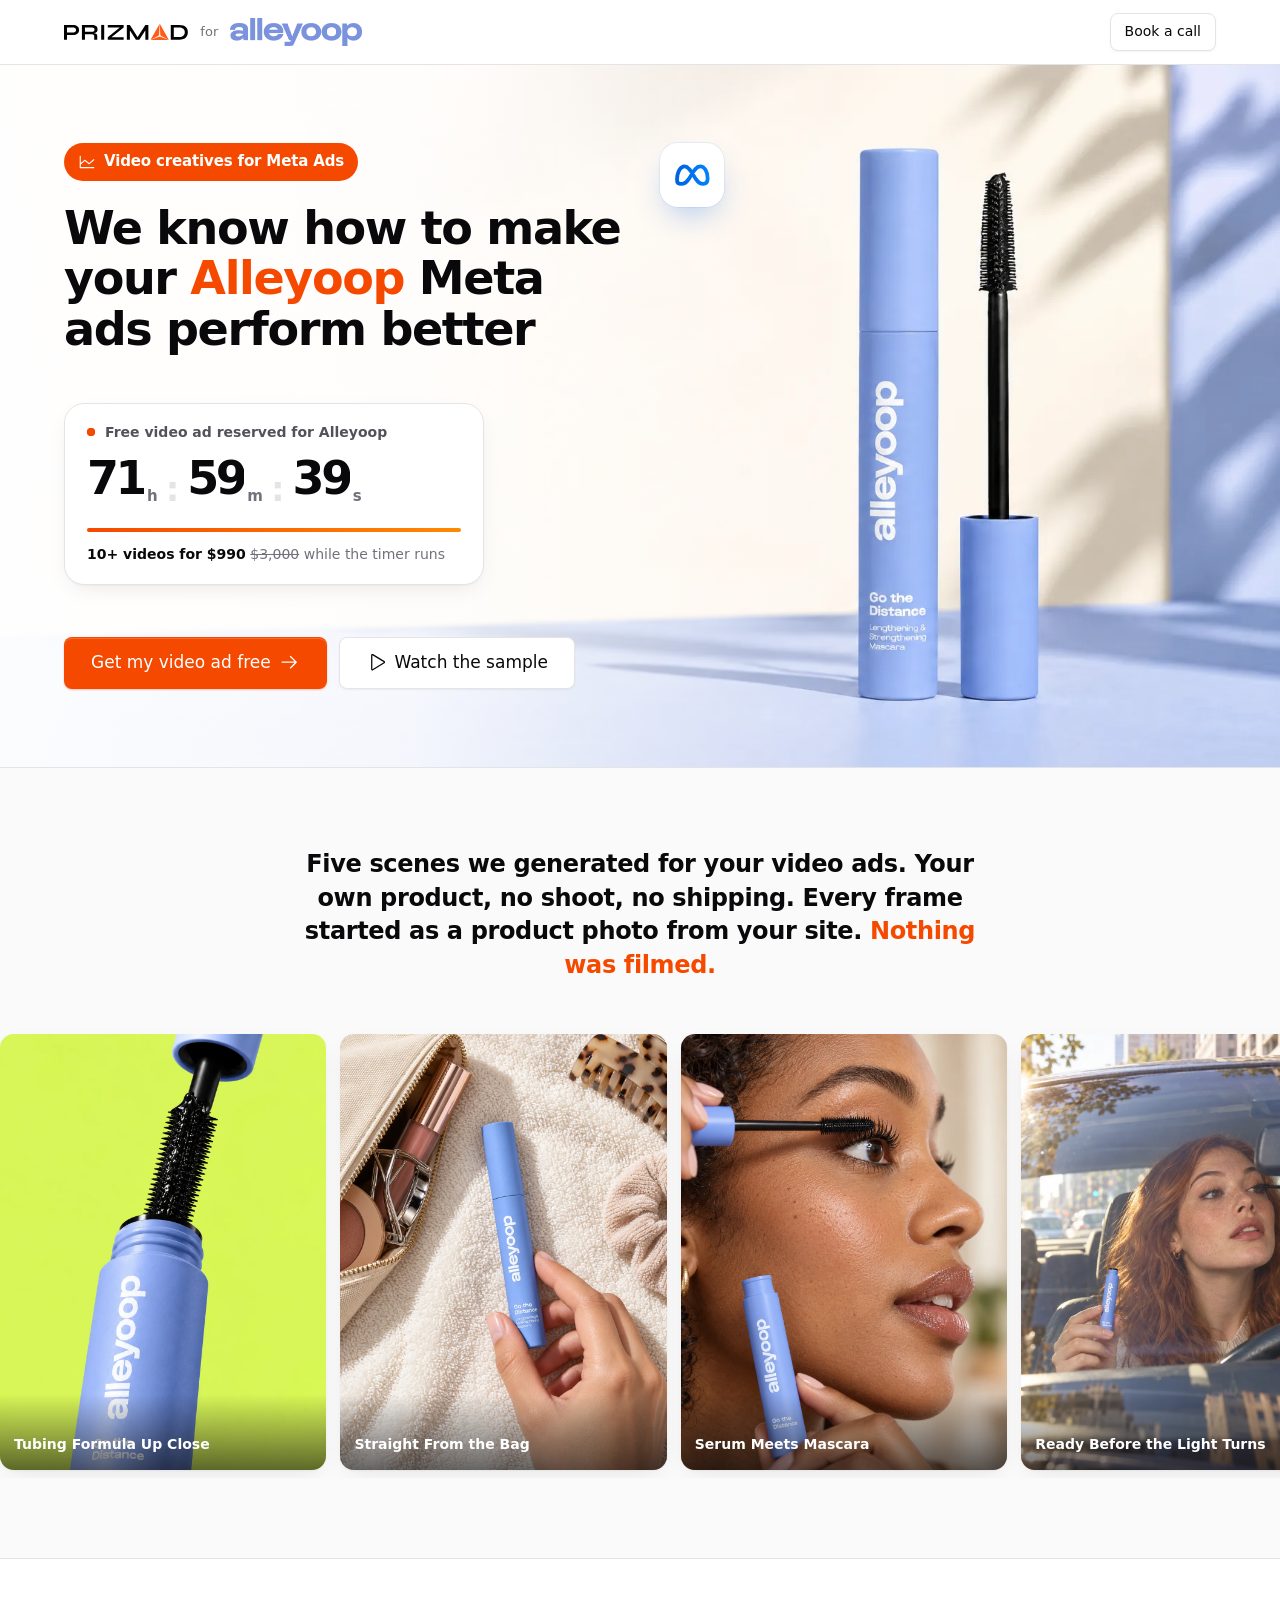
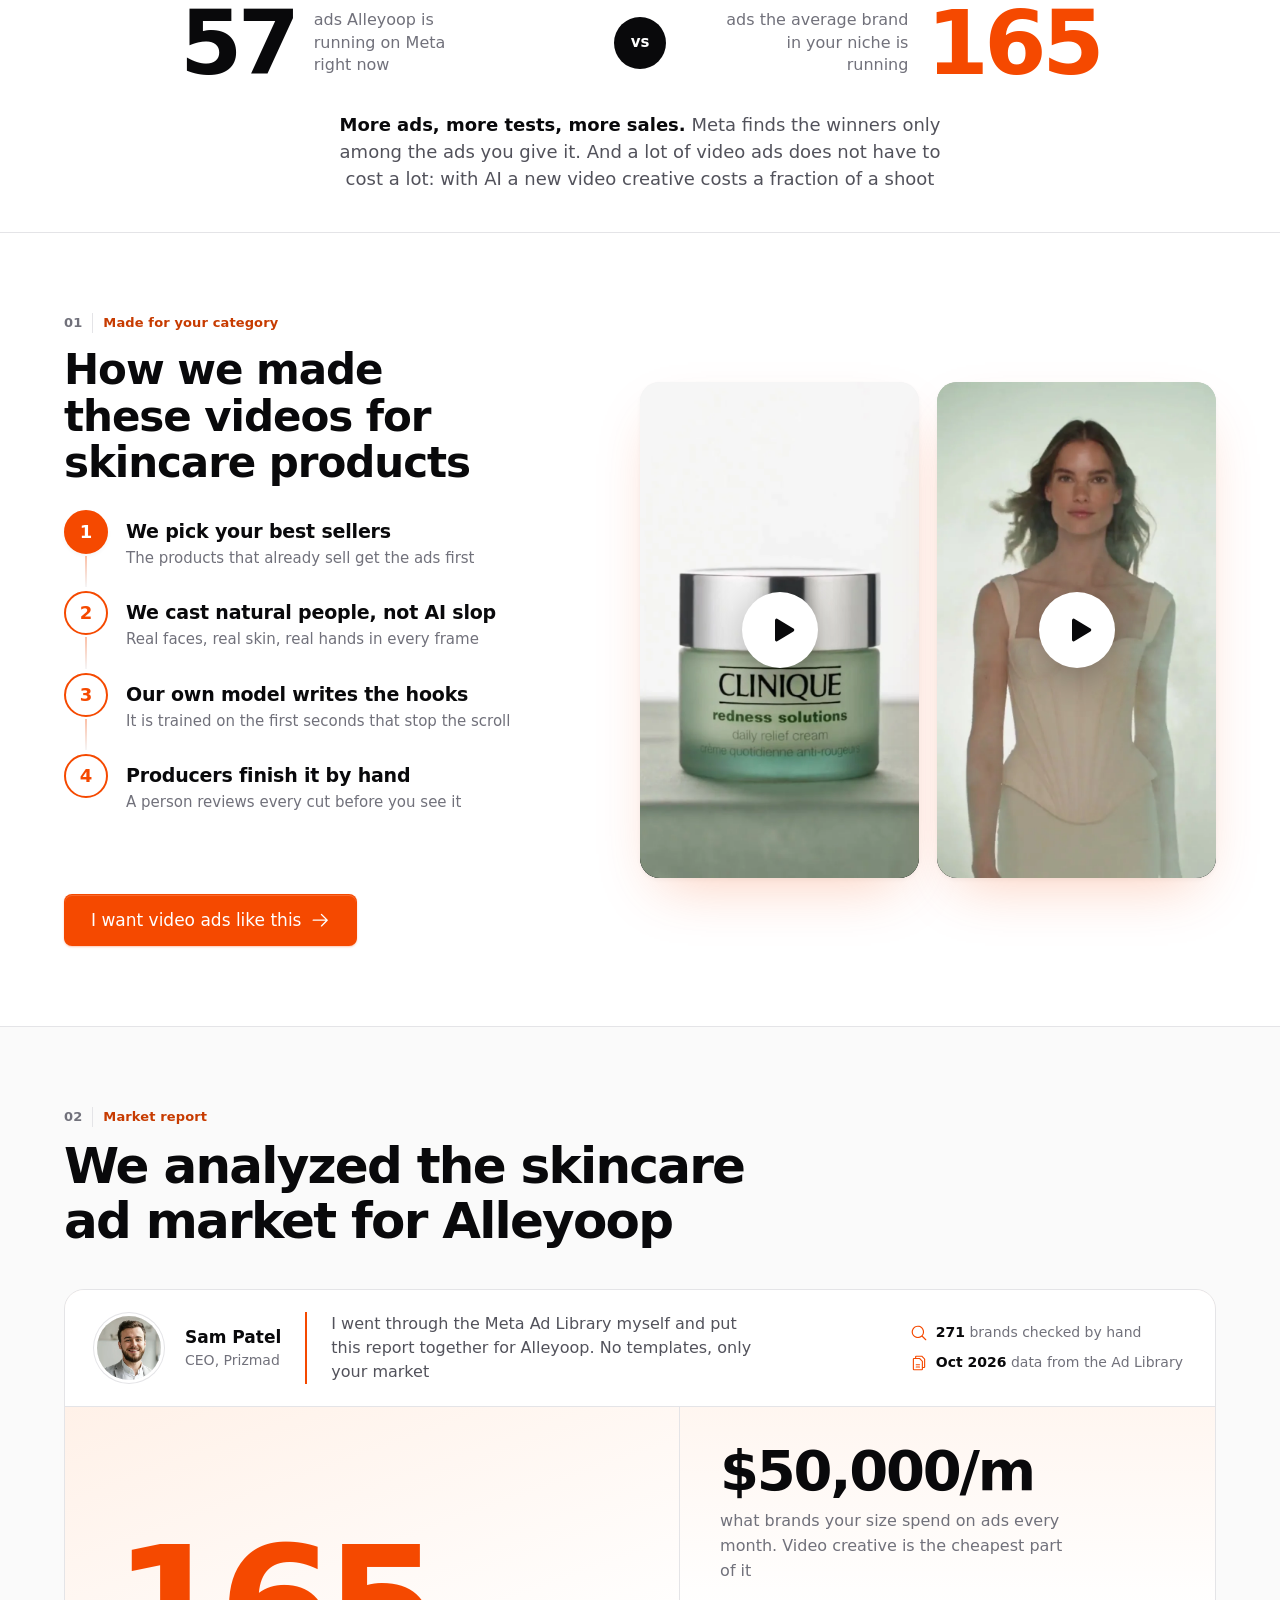
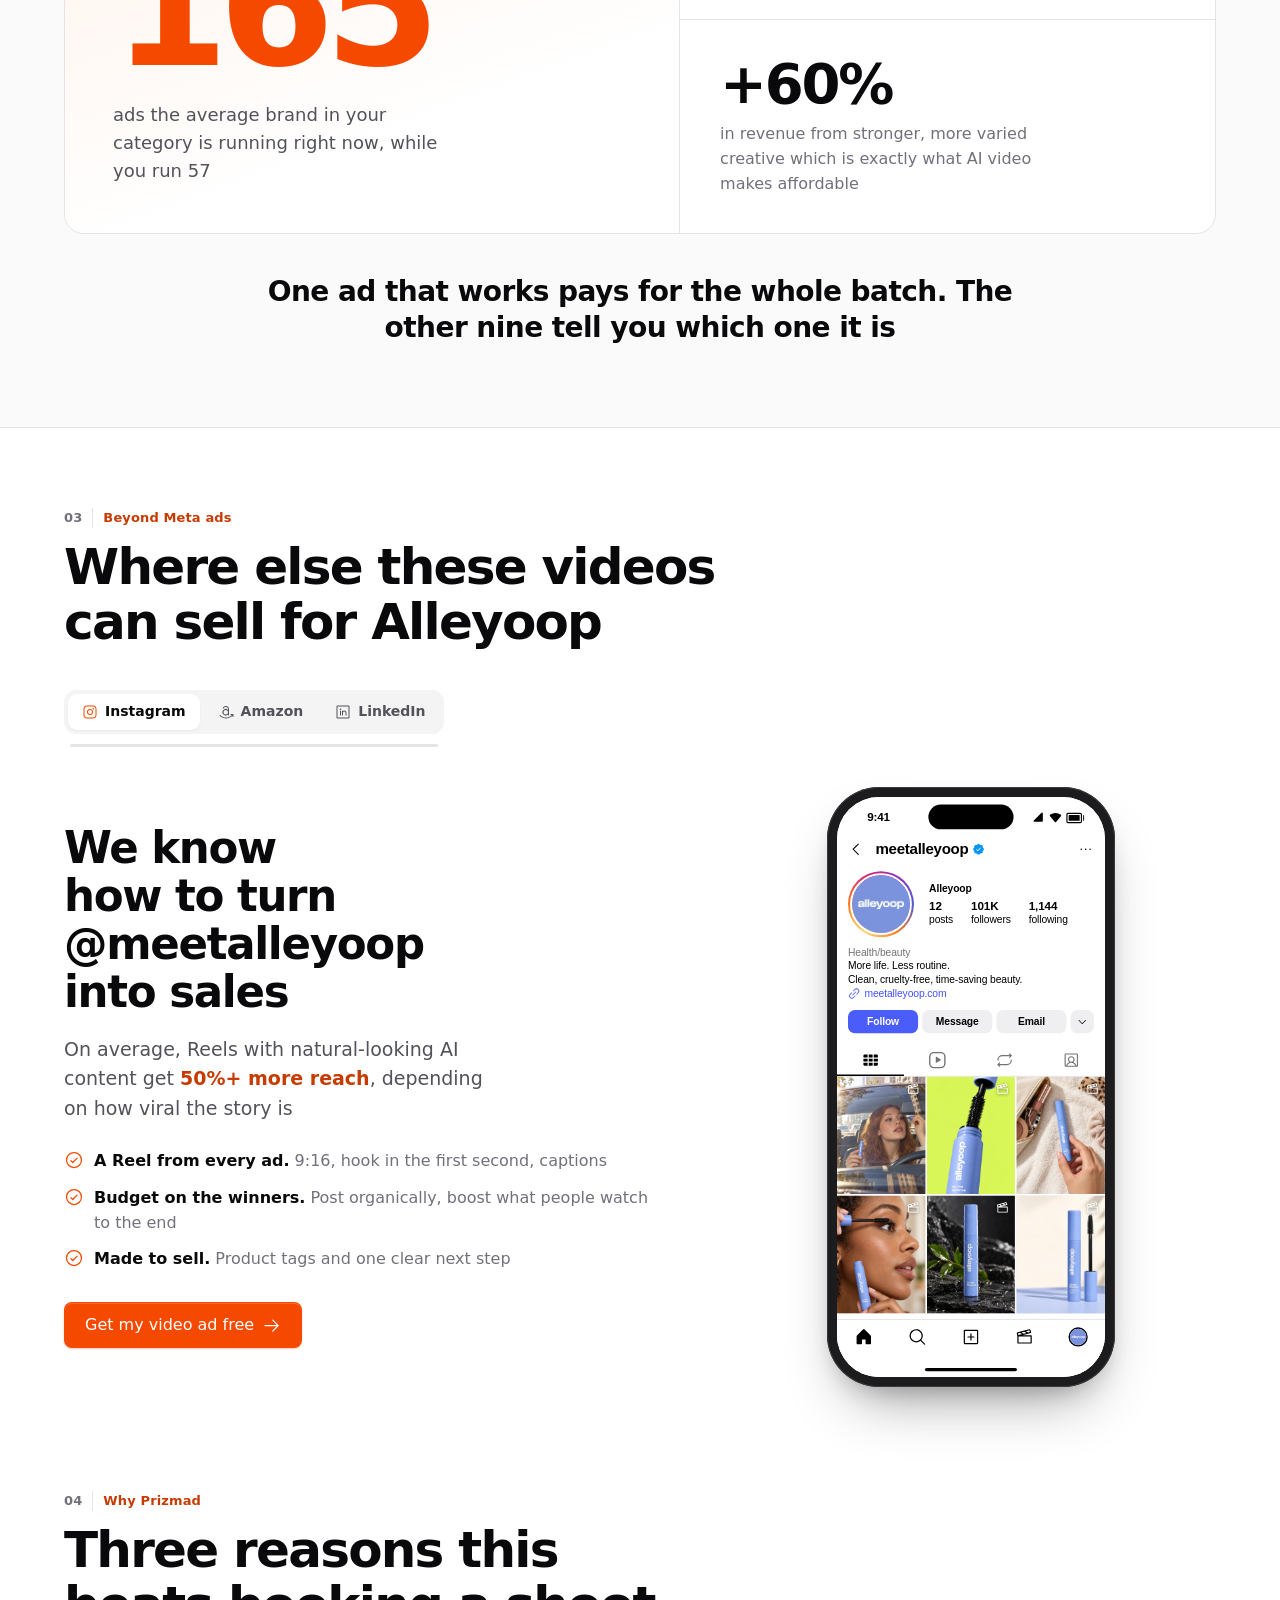
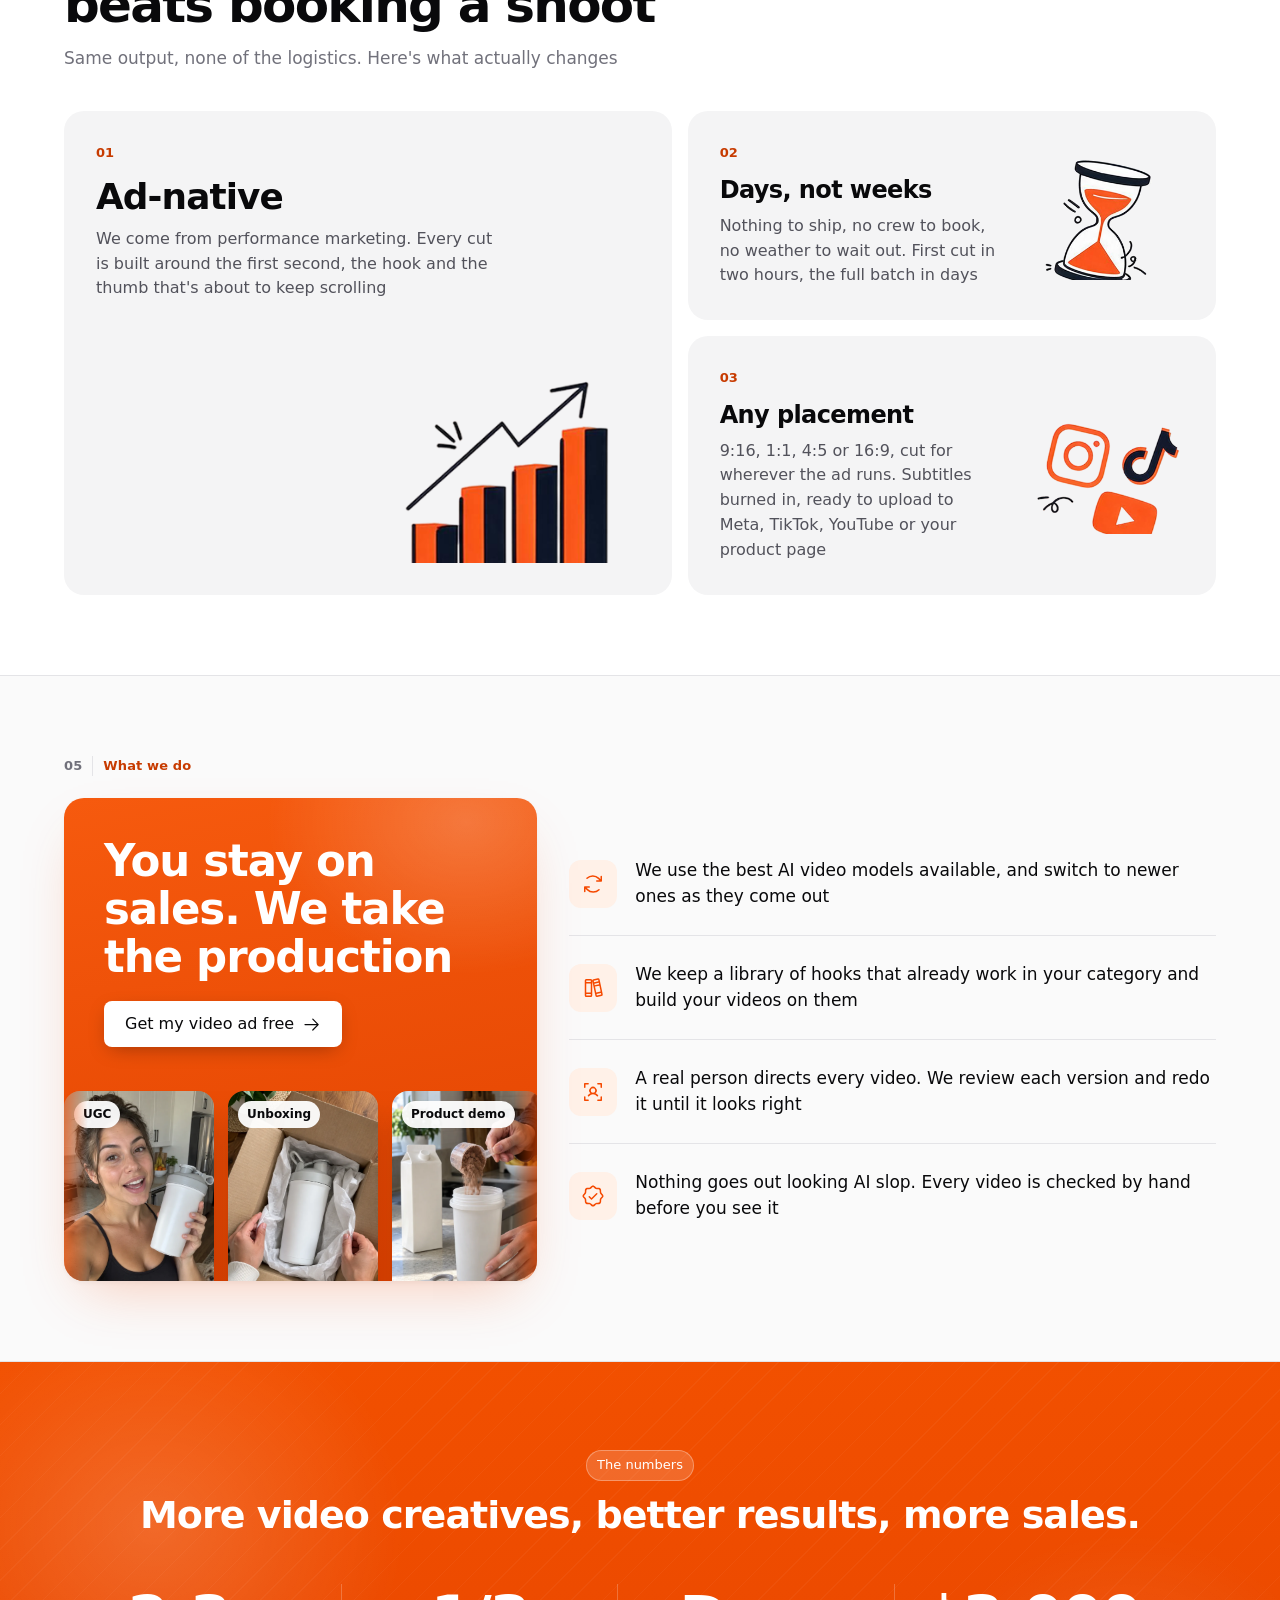
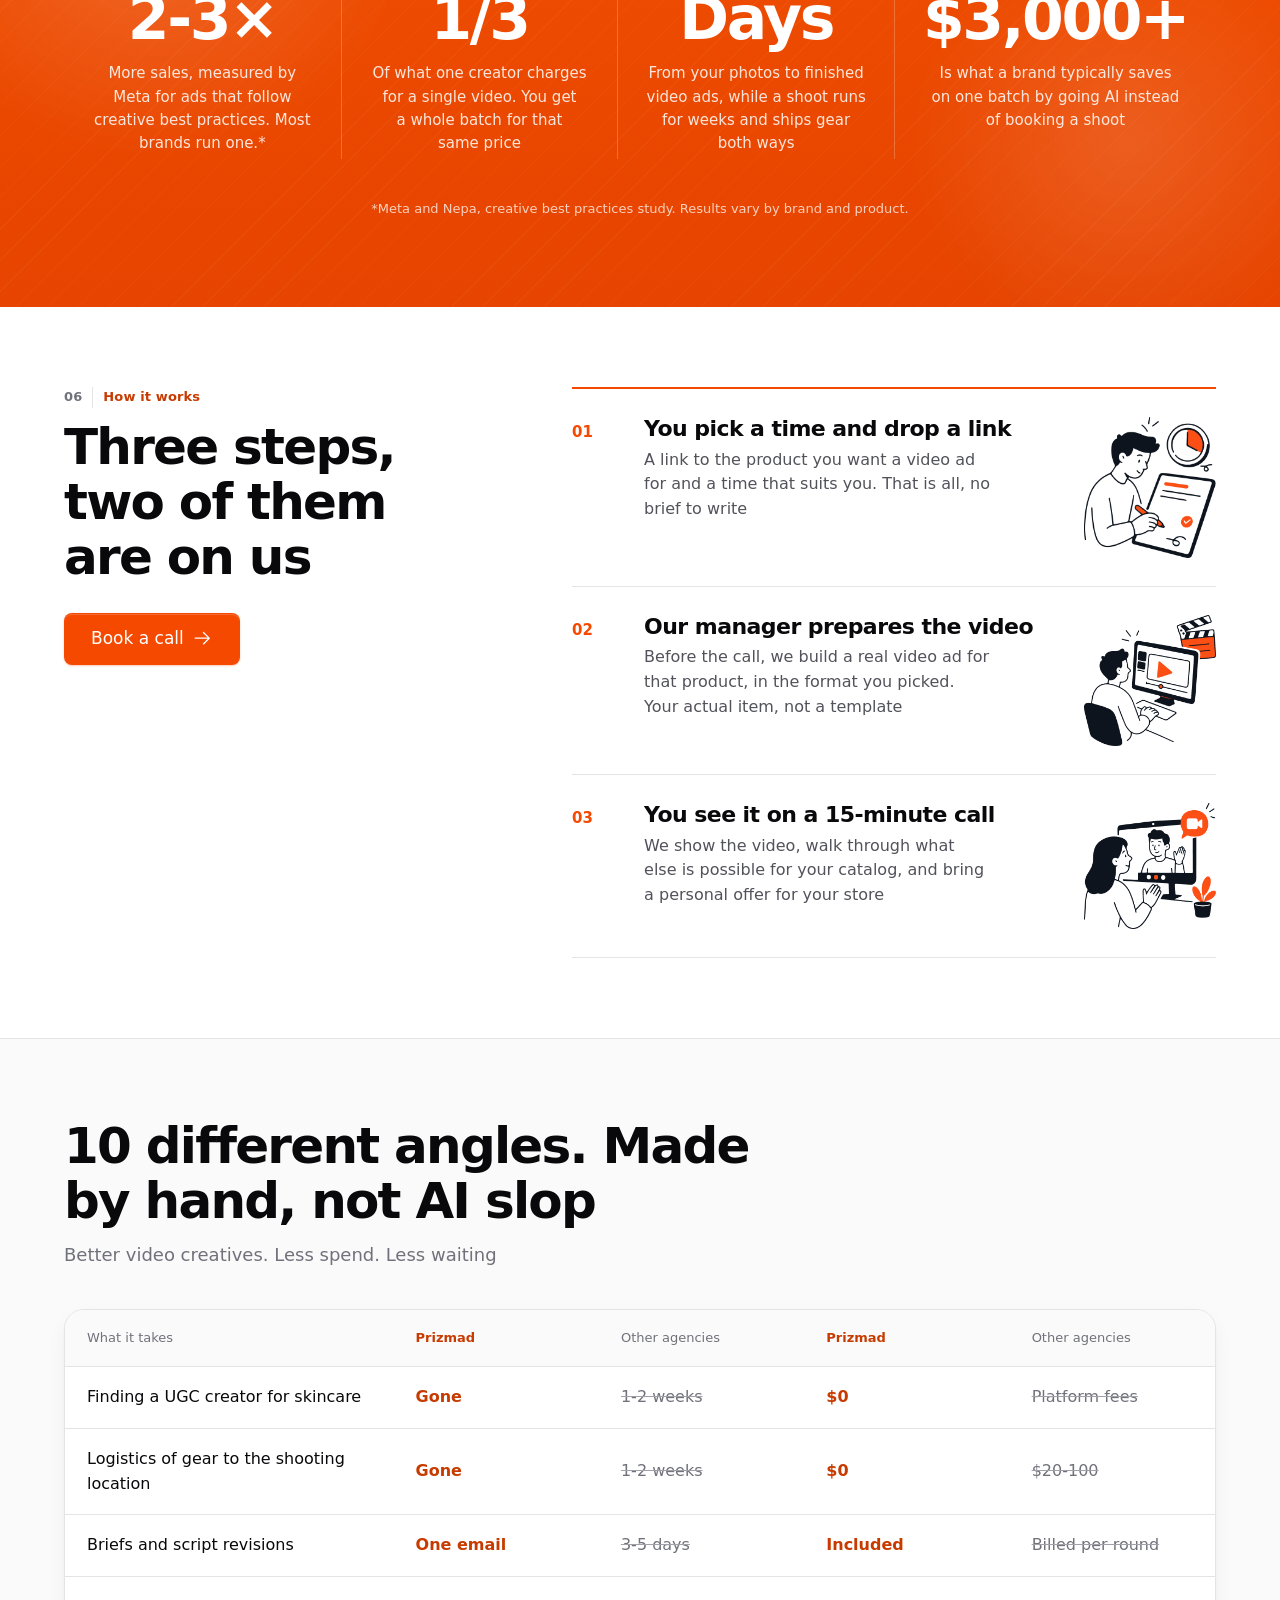
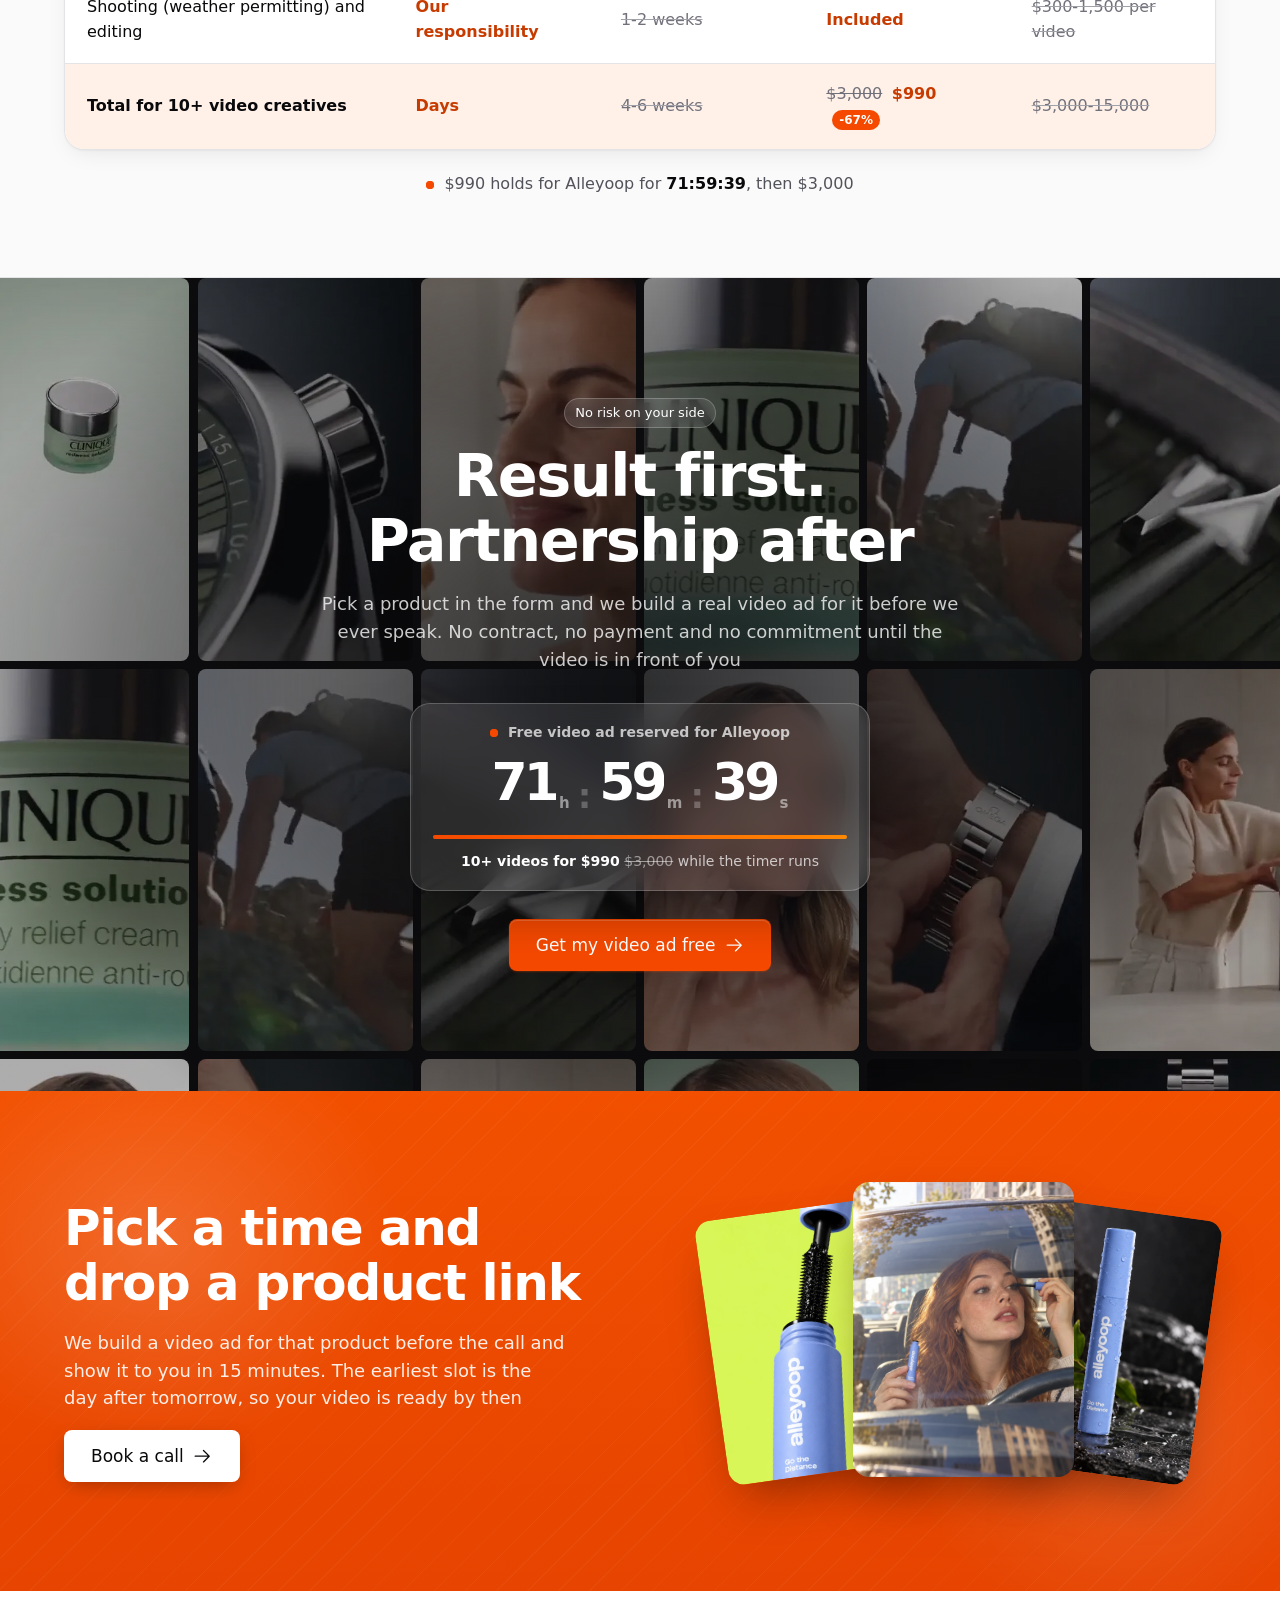
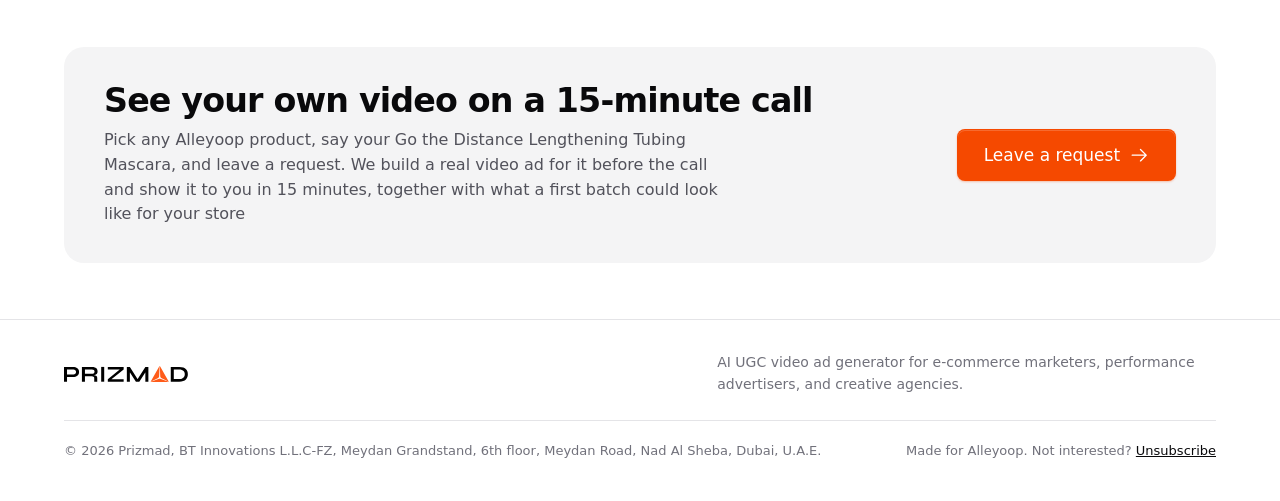
<file: 2026/2026-10/landing-v3-channels-alleyoop/index.html>
<!doctype html>
<html lang="en">
<head>
<meta charset="utf-8">
<meta name="viewport" content="width=device-width, initial-scale=1">
<title>This is what your Alleyoop ad could look like | Prizmad</title>
<meta name="description" content="AI UGC video ad generator for e-commerce marketers, performance advertisers, and creative agencies.">
<meta name="robots" content="noindex, nofollow">
<meta name="theme-color" content="#ffffff">
<meta property="og:title" content="This is what your Alleyoop ad could look like">
<meta property="og:image" content="assets/img/s4.webp">
<link rel="icon" href="assets/prizmad-emblem.svg" type="image/svg+xml">
<link rel="preload" href="assets/img/s/meetalleyoop-x34j6x/s4.webp" as="image">
<link rel="stylesheet" href="assets/styles.css?v=ef739b5b">
</head>
<body class="t-c " data-slug="meetalleyoop-x34j6x" data-brand="Alleyoop">

<header class="nav" id="top">
  <div class="wrap">
    <div class="nav-brands">
      <a href="#top" aria-label="Prizmad"><img class="logo" src="assets/prizmad-full.svg" alt="Prizmad" width="125" height="16"></a>
      <span class="nav-x" aria-hidden="true">for</span><img class="brand-logo" src="assets/img/s/meetalleyoop-x34j6x/logo.png" alt="Alleyoop">
    </div>
    <a class="btn btn-outline btn-sm" href="#book" data-book>Book a call</a>
  </div>
</header>

<main>

  <section class="hero hero-texture">
    <img class="hero-photo" src="assets/img/s/meetalleyoop-x34j6x/banner.webp" alt="" width="1800" height="1011"  style="object-position: 74% 50%" fetchpriority="high">

    <div class="wrap">
      <div class="hero-copy">
          <span class="meta-float" aria-hidden="true"><svg viewBox="0 0 64 42"><defs><linearGradient id="mg" x1="0" y1="0" x2="1" y2="0"><stop offset="0" stop-color="#0064e0"/><stop offset="1" stop-color="#0082fb"/></linearGradient></defs><path d="M8 29C8 15 14 7 20 7c8 0 13 13 18 20 4 6 8 8 12 8 5 0 7-4 7-9 0-11-5-19-12-19-8 0-13 13-18 20-4 6-8 8-12 8-5 0-7-3-7-6z" fill="none" stroke="url(#mg)" stroke-width="6" stroke-linejoin="round"/></svg></span>
        <div class="hero-tags">
          <span class="meta-tag"><svg class="icon" viewBox="0 0 256 256" aria-hidden="true" focusable="false"><path d="M232,208a8,8,0,0,1-8,8H32a8,8,0,0,1-8-8V48a8,8,0,0,1,16,0v94.37L90.73,98a8,8,0,0,1,10.07-.38l58.81,44.11L218.73,90a8,8,0,1,1,10.54,12l-64,56a8,8,0,0,1-10.07.38L96.39,114.29,40,163.63V200H224A8,8,0,0,1,232,208Z"></path></svg>Video creatives for Meta Ads</span>
          
        </div>
        <h1>We know how to make your <span class="brand">Alleyoop</span> Meta ads perform better</h1>
        <div class="deal-timer" data-timer role="timer" aria-live="off">
          <p class="dt-head"><i class="dt-live" aria-hidden="true"></i><span>Free video ad reserved for Alleyoop</span></p>
          <div class="dt-clock"><span class="dt-unit"><span class="dt-d" data-d="h0"><b>7</b></span><span class="dt-d" data-d="h1"><b>2</b></span><small>h</small></span><span class="dt-sep" aria-hidden="true">:</span><span class="dt-unit"><span class="dt-d" data-d="m0"><b>0</b></span><span class="dt-d" data-d="m1"><b>0</b></span><small>m</small></span><span class="dt-sep" aria-hidden="true">:</span><span class="dt-unit"><span class="dt-d" data-d="s0"><b>0</b></span><span class="dt-d" data-d="s1"><b>0</b></span><small>s</small></span></div>
          <div class="dt-bar" aria-hidden="true"><i></i></div>
          <p class="dt-price"><b>10+ videos for $990</b> <s>$3,000</s> while the timer runs</p>
        </div>
        <div class="hero-ctas">
          <a class="btn btn-primary btn-lg" href="#book" data-book>Get my video ad free <svg class="icon icon-arrow" viewBox="0 0 256 256" aria-hidden="true" focusable="false"><path d="M221.66,133.66l-72,72a8,8,0,0,1-11.32-11.32L196.69,136H40a8,8,0,0,1,0-16H196.69L138.34,61.66a8,8,0,0,1,11.32-11.32l72,72A8,8,0,0,1,221.66,133.66Z"></path></svg></a>
          <a class="btn btn-outline btn-lg" href="#sample"><svg class="icon" viewBox="0 0 256 256" aria-hidden="true" focusable="false"><path d="M232.4,114.49,88.32,26.35a16,16,0,0,0-16.2-.3A15.86,15.86,0,0,0,64,39.87V216.13A15.94,15.94,0,0,0,80,232a16.07,16.07,0,0,0,8.36-2.35L232.4,141.51a15.81,15.81,0,0,0,0-27ZM80,215.94V40.07l143.83,88Z"></path></svg> Watch the sample</a>
        </div>
      </div>

    </div>

  </section>

  <section class="band sec scenes scenes-grid" aria-label="Five scenes">
    <div class="wrap">
      <p class="scenes-lead reveal">Five scenes we generated for your video ads. Your own product, no shoot, no shipping. Every frame started as a product photo from your site. <em>Nothing was filmed.</em></p>
    </div>
    <div class="strip as-strip reveal">
      <div class="strip-track">
        <figure class="scard">
          <button type="button" data-lb="0" data-caption="Tubing Formula Up Close" aria-label="Tubing Formula Up Close"><img src="assets/img/s/meetalleyoop-x34j6x/s1.webp" alt="Macro shot of the Alleyoop wand pulled from the periwinkle tube on a chartreuse background" width="1080" height="1440" loading="lazy"></button>
          <figcaption>Tubing Formula Up Close</figcaption>
        </figure>
        <figure class="scard">
          <button type="button" data-lb="1" data-caption="Straight From the Bag" aria-label="Straight From the Bag"><img src="assets/img/s/meetalleyoop-x34j6x/s2.webp" alt="Top-down view of a hand picking the Alleyoop mascara from an open makeup pouch" width="1080" height="1440" loading="lazy"></button>
          <figcaption>Straight From the Bag</figcaption>
        </figure>
        <figure class="scard">
          <button type="button" data-lb="2" data-caption="Serum Meets Mascara" aria-label="Serum Meets Mascara"><img src="assets/img/s/meetalleyoop-x34j6x/s3.webp" alt="Side profile of a woman applying Alleyoop mascara to long lashes" width="1080" height="1440" loading="lazy"></button>
          <figcaption>Serum Meets Mascara</figcaption>
        </figure>
        <figure class="scard">
          <button type="button" data-lb="3" data-caption="Ready Before the Light Turns" aria-label="Ready Before the Light Turns"><img src="assets/img/s/meetalleyoop-x34j6x/s4.webp" alt="Woman applying Alleyoop mascara in a car mirror in morning sun" width="1080" height="1440" loading="lazy"></button>
          <figcaption>Ready Before the Light Turns</figcaption>
        </figure>
        <figure class="scard">
          <button type="button" data-lb="4" data-caption="Smudge-Proof by Design" aria-label="Smudge-Proof by Design"><img src="assets/img/s/meetalleyoop-x34j6x/s5.webp" alt="Alleyoop mascara standing on wet dark slate with green leaves" width="1080" height="1440" loading="lazy"></button>
          <figcaption>Smudge-Proof by Design</figcaption>
        </figure>
        
        <figure class="scard" aria-hidden="true">
          <img src="assets/img/s/meetalleyoop-x34j6x/s1.webp" alt="" width="1080" height="1440" loading="lazy">
          <figcaption>Tubing Formula Up Close</figcaption>
        </figure>
        <figure class="scard" aria-hidden="true">
          <img src="assets/img/s/meetalleyoop-x34j6x/s2.webp" alt="" width="1080" height="1440" loading="lazy">
          <figcaption>Straight From the Bag</figcaption>
        </figure>
        <figure class="scard" aria-hidden="true">
          <img src="assets/img/s/meetalleyoop-x34j6x/s3.webp" alt="" width="1080" height="1440" loading="lazy">
          <figcaption>Serum Meets Mascara</figcaption>
        </figure>
        <figure class="scard" aria-hidden="true">
          <img src="assets/img/s/meetalleyoop-x34j6x/s4.webp" alt="" width="1080" height="1440" loading="lazy">
          <figcaption>Ready Before the Light Turns</figcaption>
        </figure>
        <figure class="scard" aria-hidden="true">
          <img src="assets/img/s/meetalleyoop-x34j6x/s5.webp" alt="" width="1080" height="1440" loading="lazy">
          <figcaption>Smudge-Proof by Design</figcaption>
        </figure>
        
      </div>
    </div>
  </section>


  <section class="versus" aria-label="Your Meta ads against your niche">
    <div class="wrap">
      <div class="vs-row">
        <div class="vs-item">
          <div class="num">57</div>
          <p>ads Alleyoop is running on Meta right now</p>
          <span class="vs-bar" aria-hidden="true"><i style="width: 34.5%"></i></span>
        </div>
        <span class="vs-mid" aria-hidden="true">vs</span>
        <div class="vs-item vs-them">
          <div class="num">165</div>
          <p>ads the average brand in your niche is running</p>
          <span class="vs-bar" aria-hidden="true"><i style="width: 100%"></i></span>
        </div>
      </div>
      <p class="vs-note"><strong>More ads, more tests, more sales.</strong> Meta finds the winners only among the ads you give it. And a lot of video ads does not have to cost a lot: with AI a new video creative costs a fraction of a shoot</p>
    </div>
  </section>




  <section class="sec video" id="sample" aria-labelledby="video-title">
    <div class="wrap video-layout is-tall count-2">
      <div class="sec-head reveal">
        <span class="pill">Made for your category</span>
        <h2 id="video-title">How we made these videos for skincare products</h2>
        <ol class="how-steps">
          <li class="how-step"><span class="hs-n">1</span><div><h3>We pick your best sellers</h3><p>The products that already sell get the ads first</p></div></li>
          <li class="how-step"><span class="hs-n">2</span><div><h3>We cast natural people, not AI slop</h3><p>Real faces, real skin, real hands in every frame</p></div></li>
          <li class="how-step"><span class="hs-n">3</span><div><h3>Our own model writes the hooks</h3><p>It is trained on the first seconds that stop the scroll</p></div></li>
          <li class="how-step"><span class="hs-n">4</span><div><h3>Producers finish it by hand</h3><p>A person reviews every cut before you see it</p></div></li>
        </ol>
      </div>
      <div class="players reveal">
        <div class="player">
          <video preload="none" playsinline controls poster="assets/img/niche/skincare.webp">
            <source src="assets/video/niche/skincare.mp4" type="video/mp4">
          </video>
          <img class="poster" src="assets/img/niche/skincare.webp" alt="" loading="lazy">
          <button class="play" type="button" aria-label="Play"><svg class="icon" viewBox="0 0 256 256" aria-hidden="true" focusable="false"><path d="M240,128a15.74,15.74,0,0,1-7.6,13.51L88.32,229.65a16,16,0,0,1-16.2.3A15.86,15.86,0,0,1,64,216.13V39.87a15.86,15.86,0,0,1,8.12-13.82,16,16,0,0,1,16.2.3L232.4,114.49A15.74,15.74,0,0,1,240,128Z"></path></svg></button>
        </div>
        <div class="player">
          <video preload="none" playsinline controls poster="assets/img/niche/skincare-2.webp">
            <source src="assets/video/niche/skincare-2.mp4" type="video/mp4">
          </video>
          <img class="poster" src="assets/img/niche/skincare-2.webp" alt="" loading="lazy">
          <button class="play" type="button" aria-label="Play"><svg class="icon" viewBox="0 0 256 256" aria-hidden="true" focusable="false"><path d="M240,128a15.74,15.74,0,0,1-7.6,13.51L88.32,229.65a16,16,0,0,1-16.2.3A15.86,15.86,0,0,1,64,216.13V39.87a15.86,15.86,0,0,1,8.12-13.82,16,16,0,0,1,16.2.3L232.4,114.49A15.74,15.74,0,0,1,240,128Z"></path></svg></button>
        </div>
        
      </div>
      <div class="center-cta"><a class="btn btn-primary btn-lg" href="#book" data-book>I want video ads like this <svg class="icon icon-arrow" viewBox="0 0 256 256" aria-hidden="true" focusable="false"><path d="M221.66,133.66l-72,72a8,8,0,0,1-11.32-11.32L196.69,136H40a8,8,0,0,1,0-16H196.69L138.34,61.66a8,8,0,0,1,11.32-11.32l72,72A8,8,0,0,1,221.66,133.66Z"/></svg></a></div>
    </div>
  </section>


  <section class="band sec market" aria-labelledby="market-title">
    <div class="wrap">
      <div class="sec-head reveal">
                <span class="pill">Market report</span>
        <h2 id="market-title">We analyzed the skincare ad market for Alleyoop</h2>
      </div>
      <div class="market-card reveal">
        <div class="report-by">
          <span class="rb-ava"><img src="assets/img/senders/sam-patel.webp" alt="Sam Patel" width="64" height="64" loading="lazy"></span>
          <div class="rb-who">
            <p class="rb-name">Sam Patel</p>
            <p class="rb-role">CEO, Prizmad</p>
          </div>
          <p class="rb-quote">I went through the Meta Ad Library myself and put this report together for Alleyoop. No templates, only your market</p>
          <ul class="rb-facts">
            <li><svg class="icon" viewBox="0 0 256 256" aria-hidden="true" focusable="false"><path d="M229.66,218.34l-50.07-50.06a88.11,88.11,0,1,0-11.31,11.31l50.06,50.07a8,8,0,0,0,11.32-11.32ZM40,112a72,72,0,1,1,72,72A72.08,72.08,0,0,1,40,112Z"/></svg><span><b>271</b> brands checked by hand</span></li>
            <li><svg class="icon" viewBox="0 0 256 256" aria-hidden="true" focusable="false"><path d="M213.66,66.34l-40-40A8,8,0,0,0,168,24H88A16,16,0,0,0,72,40V56H56A16,16,0,0,0,40,72V216a16,16,0,0,0,16,16H168a16,16,0,0,0,16-16V200h16a16,16,0,0,0,16-16V72A8,8,0,0,0,213.66,66.34ZM168,216H56V72h76.69L168,107.31v84.53c0,.06,0,.11,0,.16s0,.1,0,.16V216Zm32-32H184V104a8,8,0,0,0-2.34-5.66l-40-40A8,8,0,0,0,136,56H88V40h76.69L200,75.31Zm-56-32a8,8,0,0,1-8,8H88a8,8,0,0,1,0-16h48A8,8,0,0,1,144,152Zm0,32a8,8,0,0,1-8,8H88a8,8,0,0,1,0-16h48A8,8,0,0,1,144,184Z"/></svg><span><b>Oct 2026</b> data from the Ad Library</span></li>
          </ul>
        </div>
        <div class="stat-big">
          <div class="num">165</div>
          <p>ads the average brand in your category is running right now, while you run 57</p>
        </div>
        <div class="stat-side">
          <div><div class="num">$50,000/m</div><p>what brands your size spend on ads every month. Video creative is the cheapest part of it</p></div>
          <div><div class="num">+60%</div><p>in revenue from stronger, more varied creative which is exactly what AI video makes affordable</p></div>
        </div>
      </div>
      <p class="pull reveal">One ad that works pays for the whole batch. The other nine tell you which one it is</p>
    </div>
  </section>

  <section class="sec channels" aria-labelledby="ch-title">
    <div class="wrap">
      <div class="sec-head reveal">
        <span class="pill">Beyond Meta ads</span>
        <h2 id="ch-title">Where else these videos can sell for Alleyoop</h2>
      </div>
      <div class="ch-switch"><div class="ch-nav" role="tablist" aria-label="Channels"><button type="button" role="tab" data-ch="ig" aria-selected="true"><svg class="icon" viewBox="0 0 256 256" aria-hidden="true" focusable="false"><path d="M128,80a48,48,0,1,0,48,48A48.05,48.05,0,0,0,128,80Zm0,80a32,32,0,1,1,32-32A32,32,0,0,1,128,160ZM176,24H80A56.06,56.06,0,0,0,24,80v96a56.06,56.06,0,0,0,56,56h96a56.06,56.06,0,0,0,56-56V80A56.06,56.06,0,0,0,176,24Zm40,152a40,40,0,0,1-40,40H80a40,40,0,0,1-40-40V80A40,40,0,0,1,80,40h96a40,40,0,0,1,40,40ZM192,76a12,12,0,1,1-12-12A12,12,0,0,1,192,76Z"/></svg>Instagram</button><button type="button" role="tab" data-ch="amazon" aria-selected="false"><svg class="icon" viewBox="0 0 256 256" aria-hidden="true" focusable="false"><path d="M248,168v32a8,8,0,0,1-16,0V187.31l-2.21,2.22C226.69,192.9,189.44,232,128,232c-62.84,0-100.38-40.91-101.95-42.65A8,8,0,0,1,38,178.65C38.27,179,72.5,216,128,216s89.73-37,90.07-37.36a3.85,3.85,0,0,1,.27-.3l2.35-2.34H208a8,8,0,0,1,0-16h32A8,8,0,0,1,248,168ZM160,94.53V84A36,36,0,0,0,91.92,67.64a8,8,0,0,1-14.25-7.28A52,52,0,0,1,176,84v92a8,8,0,0,1-16,0v-6.53a52,52,0,1,1,0-74.94ZM160,132a36,36,0,1,0-36,36A36,36,0,0,0,160,132Z"/></svg>Amazon</button><button type="button" role="tab" data-ch="linkedin" aria-selected="false"><svg class="icon" viewBox="0 0 256 256" aria-hidden="true" focusable="false"><path d="M216,24H40A16,16,0,0,0,24,40V216a16,16,0,0,0,16,16H216a16,16,0,0,0,16-16V40A16,16,0,0,0,216,24Zm0,192H40V40H216V216ZM96,112v64a8,8,0,0,1-16,0V112a8,8,0,0,1,16,0Zm88,28v36a8,8,0,0,1-16,0V140a20,20,0,0,0-40,0v36a8,8,0,0,1-16,0V112a8,8,0,0,1,15.79-1.78A36,36,0,0,1,184,140ZM100,84A12,12,0,1,1,88,72,12,12,0,0,1,100,84Z"/></svg>LinkedIn</button></div><span class="ch-timer" aria-hidden="true"><i></i></span></div>
      <div class="ch-rows is-tabs">

        <article class="ch-row ch-ig reveal" data-ch="ig" role="tabpanel">
          <div class="ch-copy">
            <span class="ch-tag"><svg class="icon" viewBox="0 0 256 256" aria-hidden="true" focusable="false"><path d="M128,80a48,48,0,1,0,48,48A48.05,48.05,0,0,0,128,80Zm0,80a32,32,0,1,1,32-32A32,32,0,0,1,128,160ZM176,24H80A56.06,56.06,0,0,0,24,80v96a56.06,56.06,0,0,0,56,56h96a56.06,56.06,0,0,0,56-56V80A56.06,56.06,0,0,0,176,24Zm40,152a40,40,0,0,1-40,40H80a40,40,0,0,1-40-40V80A40,40,0,0,1,80,40h96a40,40,0,0,1,40,40ZM192,76a12,12,0,1,1-12-12A12,12,0,0,1,192,76Z"/></svg>Instagram</span>
            <h3>We know how to turn @meetalleyoop into sales</h3>
            <p class="ch-lede">On average, Reels with natural-looking AI content get <b>50%+ more reach</b>, depending on how viral the story is</p>
            <ul class="ch-points"><li><svg class="icon" viewBox="0 0 256 256" aria-hidden="true" focusable="false"><path d="M173.66,98.34a8,8,0,0,1,0,11.32l-56,56a8,8,0,0,1-11.32,0l-24-24a8,8,0,0,1,11.32-11.32L112,148.69l50.34-50.35A8,8,0,0,1,173.66,98.34ZM232,128A104,104,0,1,1,128,24,104.11,104.11,0,0,1,232,128Zm-16,0a88,88,0,1,0-88,88A88.1,88.1,0,0,0,216,128Z"/></svg><span><b>A Reel from every ad.</b> 9:16, hook in the first second, captions</span></li><li><svg class="icon" viewBox="0 0 256 256" aria-hidden="true" focusable="false"><path d="M173.66,98.34a8,8,0,0,1,0,11.32l-56,56a8,8,0,0,1-11.32,0l-24-24a8,8,0,0,1,11.32-11.32L112,148.69l50.34-50.35A8,8,0,0,1,173.66,98.34ZM232,128A104,104,0,1,1,128,24,104.11,104.11,0,0,1,232,128Zm-16,0a88,88,0,1,0-88,88A88.1,88.1,0,0,0,216,128Z"/></svg><span><b>Budget on the winners.</b> Post organically, boost what people watch to the end</span></li><li><svg class="icon" viewBox="0 0 256 256" aria-hidden="true" focusable="false"><path d="M173.66,98.34a8,8,0,0,1,0,11.32l-56,56a8,8,0,0,1-11.32,0l-24-24a8,8,0,0,1,11.32-11.32L112,148.69l50.34-50.35A8,8,0,0,1,173.66,98.34ZM232,128A104,104,0,1,1,128,24,104.11,104.11,0,0,1,232,128Zm-16,0a88,88,0,1,0-88,88A88.1,88.1,0,0,0,216,128Z"/></svg><span><b>Made to sell.</b> Product tags and one clear next step</span></li></ul>
            <a class="btn btn-primary ch-cta" href="#book" data-book>Get my video ad free <svg class="icon icon-arrow" viewBox="0 0 256 256" aria-hidden="true" focusable="false"><path d="M221.66,133.66l-72,72a8,8,0,0,1-11.32-11.32L196.69,136H40a8,8,0,0,1,0-16H196.69L138.34,61.66a8,8,0,0,1,11.32-11.32l72,72A8,8,0,0,1,221.66,133.66Z"/></svg></a>
          </div>
          <div class="ch-visual">
            <div class="phone" aria-hidden="true"><div class="phone-in"><div class="scr ig">
              <div class="ph-status"><b>9:41</b><span><svg class="icon" viewBox="0 0 256 256" aria-hidden="true" focusable="false"><path d="M208,40V200a16,16,0,0,1-16,16H32A16,16,0,0,1,20.7,188.68l160-160A16,16,0,0,1,208,40Z"/></svg><svg class="icon" viewBox="0 0 256 256" aria-hidden="true" focusable="false"><path d="M244.35,92.8l-104,125.43A15.93,15.93,0,0,1,128,224h0a15.93,15.93,0,0,1-12.31-5.77L11.65,92.8A15.65,15.65,0,0,1,8.11,80.91,15.93,15.93,0,0,1,14.28,70.1,186.67,186.67,0,0,1,128,32,186.67,186.67,0,0,1,241.72,70.1a15.93,15.93,0,0,1,6.17,10.81A15.65,15.65,0,0,1,244.35,92.8Z"/></svg><svg class="icon bat" viewBox="0 0 256 256" aria-hidden="true" focusable="false"><path d="M200,56H32A24,24,0,0,0,8,80v96a24,24,0,0,0,24,24H200a24,24,0,0,0,24-24V80A24,24,0,0,0,200,56Zm8,120a8,8,0,0,1-8,8H32a8,8,0,0,1-8-8V80a8,8,0,0,1,8-8H200a8,8,0,0,1,8,8ZM192,96v64a8,8,0,0,1-8,8H48a8,8,0,0,1-8-8V96a8,8,0,0,1,8-8H184A8,8,0,0,1,192,96Zm64,0v64a8,8,0,0,1-16,0V96a8,8,0,0,1,16,0Z"/></svg></span></div>
              <div class="ig-nav"><svg class="icon" viewBox="0 0 256 256" aria-hidden="true" focusable="false"><path d="M165.66,202.34a8,8,0,0,1-11.32,11.32l-80-80a8,8,0,0,1,0-11.32l80-80a8,8,0,0,1,11.32,11.32L91.31,128Z"/></svg><b>meetalleyoop</b><svg class="icon ig-ver" viewBox="0 0 256 256" aria-hidden="true" focusable="false"><path d="M225.86,102.82c-3.77-3.94-7.67-8-9.14-11.57-1.36-3.27-1.44-8.69-1.52-13.94-.15-9.76-.31-20.82-8-28.51s-18.75-7.85-28.51-8c-5.25-.08-10.67-.16-13.94-1.52-3.56-1.47-7.63-5.37-11.57-9.14C146.28,23.51,138.44,16,128,16s-18.27,7.51-25.18,14.14c-3.94,3.77-8,7.67-11.57,9.14C88,40.64,82.56,40.72,77.31,40.8c-9.76.15-20.82.31-28.51,8S41,67.55,40.8,77.31c-.08,5.25-.16,10.67-1.52,13.94-1.47,3.56-5.37,7.63-9.14,11.57C23.51,109.72,16,117.56,16,128s7.51,18.27,14.14,25.18c3.77,3.94,7.67,8,9.14,11.57,1.36,3.27,1.44,8.69,1.52,13.94.15,9.76.31,20.82,8,28.51s18.75,7.85,28.51,8c5.25.08,10.67.16,13.94,1.52,3.56,1.47,7.63,5.37,11.57,9.14C109.72,232.49,117.56,240,128,240s18.27-7.51,25.18-14.14c3.94-3.77,8-7.67,11.57-9.14,3.27-1.36,8.69-1.44,13.94-1.52,9.76-.15,20.82-.31,28.51-8s7.85-18.75,8-28.51c.08-5.25.16-10.67,1.52-13.94,1.47-3.56,5.37-7.63,9.14-11.57C232.49,146.28,240,138.44,240,128S232.49,109.73,225.86,102.82Zm-52.2,6.84-56,56a8,8,0,0,1-11.32,0l-24-24a8,8,0,0,1,11.32-11.32L112,148.69l50.34-50.35a8,8,0,0,1,11.32,11.32Z"/></svg><span class="sp"></span><svg class="icon" viewBox="0 0 256 256" aria-hidden="true" focusable="false"><path d="M140,128a12,12,0,1,1-12-12A12,12,0,0,1,140,128Zm56-12a12,12,0,1,0,12,12A12,12,0,0,0,196,116ZM60,116a12,12,0,1,0,12,12A12,12,0,0,0,60,116Z"/></svg></div>
              <div class="ig-head">
                <span class="ig-ava"><img src="assets/img/s/meetalleyoop-x34j6x/ig-avatar.jpg" alt=""></span>
                <div class="ig-meta">
                  <p class="ig-name">Alleyoop</p>
                  <div class="ig-stats"><span><b>12</b>posts</span><span><b>101K</b>followers</span><span><b>1,144</b>following</span></div>
                </div>
              </div>
              <div class="ig-bio"><p class="ig-cat">Health/beauty</p><p>More life. Less routine.</p><p>Clean, cruelty-free, time-saving beauty.</p><p class="ig-link"><svg class="icon" viewBox="0 0 256 256" aria-hidden="true" focusable="false"><path d="M165.66,90.34a8,8,0,0,1,0,11.32l-64,64a8,8,0,0,1-11.32-11.32l64-64A8,8,0,0,1,165.66,90.34ZM215.6,40.4a56,56,0,0,0-79.2,0L106.34,70.45a8,8,0,0,0,11.32,11.32l30.06-30a40,40,0,0,1,56.57,56.56l-30.07,30.06a8,8,0,0,0,11.31,11.32L215.6,119.6a56,56,0,0,0,0-79.2ZM138.34,174.22l-30.06,30.06a40,40,0,1,1-56.56-56.57l30.05-30.05a8,8,0,0,0-11.32-11.32L40.4,136.4a56,56,0,0,0,79.2,79.2l30.06-30.07a8,8,0,0,0-11.32-11.31Z"/></svg>meetalleyoop.com</p></div>
              <div class="ig-btns"><span class="b1">Follow</span><span>Message</span><span>Email</span><span class="b4"><svg class="icon" viewBox="0 0 256 256" aria-hidden="true" focusable="false"><path d="M213.66,101.66l-80,80a8,8,0,0,1-11.32,0l-80-80A8,8,0,0,1,53.66,90.34L128,164.69l74.34-74.35a8,8,0,0,1,11.32,11.32Z"/></svg></span></div>
              <div class="ig-tabs"><span class="on"><svg class="icon" viewBox="0 0 256 256" aria-hidden="true" focusable="false"><path d="M84,52V92H28a4,4,0,0,1-4-4V64A16,16,0,0,1,40,48H80A4,4,0,0,1,84,52Zm16,152a4,4,0,0,0,4,4h48a4,4,0,0,0,4-4V164H100ZM24,168v24a16,16,0,0,0,16,16H80a4,4,0,0,0,4-4V164H28A4,4,0,0,0,24,168Zm0-56v32a4,4,0,0,0,4,4H84V108H28A4,4,0,0,0,24,112ZM152,48H104a4,4,0,0,0-4,4V92h56V52A4,4,0,0,0,152,48Zm76,60H172v40h56a4,4,0,0,0,4-4V112A4,4,0,0,0,228,108ZM100,148h56V108H100ZM216,48H176a4,4,0,0,0-4,4V92h56a4,4,0,0,0,4-4V64A16,16,0,0,0,216,48Zm12,116H172v40a4,4,0,0,0,4,4h40a16,16,0,0,0,16-16V168A4,4,0,0,0,228,164Z"/></svg></span><span><i class="ig-reels"><svg class="icon" viewBox="0 0 256 256" aria-hidden="true" focusable="false"><path d="M240,128a15.74,15.74,0,0,1-7.6,13.51L88.32,229.65a16,16,0,0,1-16.2.3A15.86,15.86,0,0,1,64,216.13V39.87a15.86,15.86,0,0,1,8.12-13.82,16,16,0,0,1,16.2.3L232.4,114.49A15.74,15.74,0,0,1,240,128Z"/></svg></i></span><span><svg class="icon" viewBox="0 0 256 256" aria-hidden="true" focusable="false"><path d="M24,128A72.08,72.08,0,0,1,96,56H204.69L194.34,45.66a8,8,0,0,1,11.32-11.32l24,24a8,8,0,0,1,0,11.32l-24,24a8,8,0,0,1-11.32-11.32L204.69,72H96a56.06,56.06,0,0,0-56,56,8,8,0,0,1-16,0Zm200-8a8,8,0,0,0-8,8,56.06,56.06,0,0,1-56,56H51.31l10.35-10.34a8,8,0,0,0-11.32-11.32l-24,24a8,8,0,0,0,0,11.32l24,24a8,8,0,0,0,11.32-11.32L51.31,200H160a72.08,72.08,0,0,0,72-72A8,8,0,0,0,224,120Z"/></svg></span><span><svg class="icon" viewBox="0 0 256 256" aria-hidden="true" focusable="false"><path d="M208,32H48A16,16,0,0,0,32,48V208a16,16,0,0,0,16,16H208a16,16,0,0,0,16-16V48A16,16,0,0,0,208,32ZM96,120a32,32,0,1,1,32,32A32,32,0,0,1,96,120ZM68.67,208A64.36,64.36,0,0,1,87.8,182.2a64,64,0,0,1,80.4,0A64.36,64.36,0,0,1,187.33,208ZM208,208h-3.67a79.9,79.9,0,0,0-46.68-50.29,48,48,0,1,0-59.3,0A79.9,79.9,0,0,0,51.67,208H48V48H208V208Z"/></svg></span></div>
              <div class="ig-grid">
                <span><img class="kb" src="assets/img/s/meetalleyoop-x34j6x/s4.webp" alt=""><svg class="icon ig-r" viewBox="0 0 256 256" aria-hidden="true" focusable="false"><path d="M216,104H102.09L210,75.51a8,8,0,0,0,5.68-9.84l-8.16-30a15.93,15.93,0,0,0-19.42-11.13L35.81,64.74a15.75,15.75,0,0,0-9.7,7.4,15.51,15.51,0,0,0-1.55,12L32,111.56c0,.14,0,.29,0,.44v88a16,16,0,0,0,16,16H208a16,16,0,0,0,16-16V112A8,8,0,0,0,216,104ZM192.16,40l6,22.07-22.62,6L147.42,51.83Zm-66.69,17.6,28.12,16.24-36.94,9.75L88.53,67.37Zm-79.4,44.62-6-22.08,26.5-7L94.69,89.4ZM208,200H48V120H208v80Z"/></svg></span>
                <span><img src="assets/img/s/meetalleyoop-x34j6x/s1.webp" alt="" loading="lazy" style="object-position: 50% 50%"><svg class="icon ig-r" viewBox="0 0 256 256" aria-hidden="true" focusable="false"><path d="M216,104H102.09L210,75.51a8,8,0,0,0,5.68-9.84l-8.16-30a15.93,15.93,0,0,0-19.42-11.13L35.81,64.74a15.75,15.75,0,0,0-9.7,7.4,15.51,15.51,0,0,0-1.55,12L32,111.56c0,.14,0,.29,0,.44v88a16,16,0,0,0,16,16H208a16,16,0,0,0,16-16V112A8,8,0,0,0,216,104ZM192.16,40l6,22.07-22.62,6L147.42,51.83Zm-66.69,17.6,28.12,16.24-36.94,9.75L88.53,67.37Zm-79.4,44.62-6-22.08,26.5-7L94.69,89.4ZM208,200H48V120H208v80Z"/></svg></span><span><img src="assets/img/s/meetalleyoop-x34j6x/s2.webp" alt="" loading="lazy" style="object-position: 50% 50%"><svg class="icon ig-r" viewBox="0 0 256 256" aria-hidden="true" focusable="false"><path d="M216,104H102.09L210,75.51a8,8,0,0,0,5.68-9.84l-8.16-30a15.93,15.93,0,0,0-19.42-11.13L35.81,64.74a15.75,15.75,0,0,0-9.7,7.4,15.51,15.51,0,0,0-1.55,12L32,111.56c0,.14,0,.29,0,.44v88a16,16,0,0,0,16,16H208a16,16,0,0,0,16-16V112A8,8,0,0,0,216,104ZM192.16,40l6,22.07-22.62,6L147.42,51.83Zm-66.69,17.6,28.12,16.24-36.94,9.75L88.53,67.37Zm-79.4,44.62-6-22.08,26.5-7L94.69,89.4ZM208,200H48V120H208v80Z"/></svg></span><span><img src="assets/img/s/meetalleyoop-x34j6x/s3.webp" alt="" loading="lazy" style="object-position: 50% 50%"><svg class="icon ig-r" viewBox="0 0 256 256" aria-hidden="true" focusable="false"><path d="M216,104H102.09L210,75.51a8,8,0,0,0,5.68-9.84l-8.16-30a15.93,15.93,0,0,0-19.42-11.13L35.81,64.74a15.75,15.75,0,0,0-9.7,7.4,15.51,15.51,0,0,0-1.55,12L32,111.56c0,.14,0,.29,0,.44v88a16,16,0,0,0,16,16H208a16,16,0,0,0,16-16V112A8,8,0,0,0,216,104ZM192.16,40l6,22.07-22.62,6L147.42,51.83Zm-66.69,17.6,28.12,16.24-36.94,9.75L88.53,67.37Zm-79.4,44.62-6-22.08,26.5-7L94.69,89.4ZM208,200H48V120H208v80Z"/></svg></span><span><img src="assets/img/s/meetalleyoop-x34j6x/s5.webp" alt="" loading="lazy" style="object-position: 50% 50%"><svg class="icon ig-r" viewBox="0 0 256 256" aria-hidden="true" focusable="false"><path d="M216,104H102.09L210,75.51a8,8,0,0,0,5.68-9.84l-8.16-30a15.93,15.93,0,0,0-19.42-11.13L35.81,64.74a15.75,15.75,0,0,0-9.7,7.4,15.51,15.51,0,0,0-1.55,12L32,111.56c0,.14,0,.29,0,.44v88a16,16,0,0,0,16,16H208a16,16,0,0,0,16-16V112A8,8,0,0,0,216,104ZM192.16,40l6,22.07-22.62,6L147.42,51.83Zm-66.69,17.6,28.12,16.24-36.94,9.75L88.53,67.37Zm-79.4,44.62-6-22.08,26.5-7L94.69,89.4ZM208,200H48V120H208v80Z"/></svg></span><span><img src="assets/img/s/meetalleyoop-x34j6x/banner.webp" alt="" loading="lazy" style="object-position: 74% 50%"><svg class="icon ig-r" viewBox="0 0 256 256" aria-hidden="true" focusable="false"><path d="M216,104H102.09L210,75.51a8,8,0,0,0,5.68-9.84l-8.16-30a15.93,15.93,0,0,0-19.42-11.13L35.81,64.74a15.75,15.75,0,0,0-9.7,7.4,15.51,15.51,0,0,0-1.55,12L32,111.56c0,.14,0,.29,0,.44v88a16,16,0,0,0,16,16H208a16,16,0,0,0,16-16V112A8,8,0,0,0,216,104ZM192.16,40l6,22.07-22.62,6L147.42,51.83Zm-66.69,17.6,28.12,16.24-36.94,9.75L88.53,67.37Zm-79.4,44.62-6-22.08,26.5-7L94.69,89.4ZM208,200H48V120H208v80Z"/></svg></span>
              </div>
              <div class="ph-tabbar"><svg class="icon" viewBox="0 0 256 256" aria-hidden="true" focusable="false"><path d="M224,120v96a8,8,0,0,1-8,8H160a8,8,0,0,1-8-8V164a4,4,0,0,0-4-4H108a4,4,0,0,0-4,4v52a8,8,0,0,1-8,8H40a8,8,0,0,1-8-8V120a16,16,0,0,1,4.69-11.31l80-80a16,16,0,0,1,22.62,0l80,80A16,16,0,0,1,224,120Z"/></svg><svg class="icon" viewBox="0 0 256 256" aria-hidden="true" focusable="false"><path d="M229.66,218.34l-50.07-50.06a88.11,88.11,0,1,0-11.31,11.31l50.06,50.07a8,8,0,0,0,11.32-11.32ZM40,112a72,72,0,1,1,72,72A72.08,72.08,0,0,1,40,112Z"/></svg><svg class="icon" viewBox="0 0 256 256" aria-hidden="true" focusable="false"><path d="M208,32H48A16,16,0,0,0,32,48V208a16,16,0,0,0,16,16H208a16,16,0,0,0,16-16V48A16,16,0,0,0,208,32Zm0,176H48V48H208V208Zm-32-80a8,8,0,0,1-8,8H136v32a8,8,0,0,1-16,0V136H88a8,8,0,0,1,0-16h32V88a8,8,0,0,1,16,0v32h32A8,8,0,0,1,176,128Z"/></svg><svg class="icon" viewBox="0 0 256 256" aria-hidden="true" focusable="false"><path d="M216,104H102.09L210,75.51a8,8,0,0,0,5.68-9.84l-8.16-30a15.93,15.93,0,0,0-19.42-11.13L35.81,64.74a15.75,15.75,0,0,0-9.7,7.4,15.51,15.51,0,0,0-1.55,12L32,111.56c0,.14,0,.29,0,.44v88a16,16,0,0,0,16,16H208a16,16,0,0,0,16-16V112A8,8,0,0,0,216,104ZM192.16,40l6,22.07-22.62,6L147.42,51.83Zm-66.69,17.6,28.12,16.24-36.94,9.75L88.53,67.37Zm-79.4,44.62-6-22.08,26.5-7L94.69,89.4ZM208,200H48V120H208v80Z"/></svg><span class="me"><img src="assets/img/s/meetalleyoop-x34j6x/ig-avatar.jpg" alt=""></span></div>
              <span class="home-bar"></span>
            </div></div></div>
          </div>
        </article>

        <article class="ch-row ch-amz reveal" data-ch="amazon" role="tabpanel">
          <div class="ch-copy">
            <span class="ch-tag"><svg class="icon" viewBox="0 0 256 256" aria-hidden="true" focusable="false"><path d="M248,168v32a8,8,0,0,1-16,0V187.31l-2.21,2.22C226.69,192.9,189.44,232,128,232c-62.84,0-100.38-40.91-101.95-42.65A8,8,0,0,1,38,178.65C38.27,179,72.5,216,128,216s89.73-37,90.07-37.36a3.85,3.85,0,0,1,.27-.3l2.35-2.34H208a8,8,0,0,1,0-16h32A8,8,0,0,1,248,168ZM160,94.53V84A36,36,0,0,0,91.92,67.64a8,8,0,0,1-14.25-7.28A52,52,0,0,1,176,84v92a8,8,0,0,1-16,0v-6.53a52,52,0,1,1,0-74.94ZM160,132a36,36,0,1,0-36,36A36,36,0,0,0,160,132Z"/></svg>Amazon</span>
            <h3>On Amazon, video sells better than photos</h3>
            <p class="ch-lede">According to Prizmad research, <b>70% of shoppers surveyed</b> would choose a product by its video, not its photos. We make that video for Alleyoop without a big production budget</p>
            <ul class="ch-points"><li><svg class="icon" viewBox="0 0 256 256" aria-hidden="true" focusable="false"><path d="M173.66,98.34a8,8,0,0,1,0,11.32l-56,56a8,8,0,0,1-11.32,0l-24-24a8,8,0,0,1,11.32-11.32L112,148.69l50.34-50.35A8,8,0,0,1,173.66,98.34ZM232,128A104,104,0,1,1,128,24,104.11,104.11,0,0,1,232,128Zm-16,0a88,88,0,1,0-88,88A88.1,88.1,0,0,0,216,128Z"/></svg><span><b>Listing video.</b> Cut to Amazon specs, right next to your photos</span></li><li><svg class="icon" viewBox="0 0 256 256" aria-hidden="true" focusable="false"><path d="M173.66,98.34a8,8,0,0,1,0,11.32l-56,56a8,8,0,0,1-11.32,0l-24-24a8,8,0,0,1,11.32-11.32L112,148.69l50.34-50.35A8,8,0,0,1,173.66,98.34ZM232,128A104,104,0,1,1,128,24,104.11,104.11,0,0,1,232,128Zm-16,0a88,88,0,1,0-88,88A88.1,88.1,0,0,0,216,128Z"/></svg><span><b>Sponsored Brands video.</b> Ads that play in search results</span></li><li><svg class="icon" viewBox="0 0 256 256" aria-hidden="true" focusable="false"><path d="M173.66,98.34a8,8,0,0,1,0,11.32l-56,56a8,8,0,0,1-11.32,0l-24-24a8,8,0,0,1,11.32-11.32L112,148.69l50.34-50.35A8,8,0,0,1,173.66,98.34ZM232,128A104,104,0,1,1,128,24,104.11,104.11,0,0,1,232,128Zm-16,0a88,88,0,1,0-88,88A88.1,88.1,0,0,0,216,128Z"/></svg><span><b>Brand Store.</b> Lifestyle clips for your store pages</span></li></ul>
            <a class="btn btn-primary ch-cta" href="#book" data-book>Get my video ad free <svg class="icon icon-arrow" viewBox="0 0 256 256" aria-hidden="true" focusable="false"><path d="M221.66,133.66l-72,72a8,8,0,0,1-11.32-11.32L196.69,136H40a8,8,0,0,1,0-16H196.69L138.34,61.66a8,8,0,0,1,11.32-11.32l72,72A8,8,0,0,1,221.66,133.66Z"/></svg></a>
          </div>
          <div class="ch-visual">
            <div class="phone" aria-hidden="true"><div class="phone-in"><div class="scr amz">
              <div class="amz-top"><div class="ph-status"><b>9:41</b><span><svg class="icon" viewBox="0 0 256 256" aria-hidden="true" focusable="false"><path d="M208,40V200a16,16,0,0,1-16,16H32A16,16,0,0,1,20.7,188.68l160-160A16,16,0,0,1,208,40Z"/></svg><svg class="icon" viewBox="0 0 256 256" aria-hidden="true" focusable="false"><path d="M244.35,92.8l-104,125.43A15.93,15.93,0,0,1,128,224h0a15.93,15.93,0,0,1-12.31-5.77L11.65,92.8A15.65,15.65,0,0,1,8.11,80.91,15.93,15.93,0,0,1,14.28,70.1,186.67,186.67,0,0,1,128,32,186.67,186.67,0,0,1,241.72,70.1a15.93,15.93,0,0,1,6.17,10.81A15.65,15.65,0,0,1,244.35,92.8Z"/></svg><svg class="icon bat" viewBox="0 0 256 256" aria-hidden="true" focusable="false"><path d="M200,56H32A24,24,0,0,0,8,80v96a24,24,0,0,0,24,24H200a24,24,0,0,0,24-24V80A24,24,0,0,0,200,56Zm8,120a8,8,0,0,1-8,8H32a8,8,0,0,1-8-8V80a8,8,0,0,1,8-8H200a8,8,0,0,1,8,8ZM192,96v64a8,8,0,0,1-8,8H48a8,8,0,0,1-8-8V96a8,8,0,0,1,8-8H184A8,8,0,0,1,192,96Zm64,0v64a8,8,0,0,1-16,0V96a8,8,0,0,1,16,0Z"/></svg></span></div><div class="amz-search"><svg class="icon" viewBox="0 0 256 256" aria-hidden="true" focusable="false"><path d="M165.66,202.34a8,8,0,0,1-11.32,11.32l-80-80a8,8,0,0,1,0-11.32l80-80a8,8,0,0,1,11.32,11.32L91.31,128Z"/></svg><span class="q"><svg class="icon" viewBox="0 0 256 256" aria-hidden="true" focusable="false"><path d="M229.66,218.34l-50.07-50.06a88.11,88.11,0,1,0-11.31,11.31l50.06,50.07a8,8,0,0,0,11.32-11.32ZM40,112a72,72,0,1,1,72,72A72.08,72.08,0,0,1,40,112Z"/></svg>Search or ask a question<i><svg class="icon" viewBox="0 0 256 256" aria-hidden="true" focusable="false"><path d="M208,56H180.28L166.65,35.56A8,8,0,0,0,160,32H96a8,8,0,0,0-6.65,3.56L75.71,56H48A24,24,0,0,0,24,80V192a24,24,0,0,0,24,24H208a24,24,0,0,0,24-24V80A24,24,0,0,0,208,56Zm8,136a8,8,0,0,1-8,8H48a8,8,0,0,1-8-8V80a8,8,0,0,1,8-8H80a8,8,0,0,0,6.66-3.56L100.28,48h55.43l13.63,20.44A8,8,0,0,0,176,72h32a8,8,0,0,1,8,8ZM128,88a44,44,0,1,0,44,44A44.05,44.05,0,0,0,128,88Zm0,72a28,28,0,1,1,28-28A28,28,0,0,1,128,160Z"/></svg><svg class="icon" viewBox="0 0 256 256" aria-hidden="true" focusable="false"><path d="M128,176a48.05,48.05,0,0,0,48-48V64a48,48,0,0,0-96,0v64A48.05,48.05,0,0,0,128,176ZM96,64a32,32,0,0,1,64,0v64a32,32,0,0,1-64,0Zm40,143.6V240a8,8,0,0,1-16,0V207.6A80.11,80.11,0,0,1,48,128a8,8,0,0,1,16,0,64,64,0,0,0,128,0,8,8,0,0,1,16,0A80.11,80.11,0,0,1,136,207.6Z"/></svg></i></span></div></div>
              <div class="amz-body">
                <p class="amz-store">Visit the Alleyoop Store</p>
                <p class="amz-title">Alleyoop Go the Distance Black Waterproof Tubing Mascara, 4 mL</p>
                <div class="amz-media"><img class="kb" src="assets/img/s/meetalleyoop-x34j6x/s2.webp" alt=""><span class="amz-play"><svg class="icon" viewBox="0 0 256 256" aria-hidden="true" focusable="false"><path d="M240,128a15.74,15.74,0,0,1-7.6,13.51L88.32,229.65a16,16,0,0,1-16.2.3A15.86,15.86,0,0,1,64,216.13V39.87a15.86,15.86,0,0,1,8.12-13.82,16,16,0,0,1,16.2.3L232.4,114.49A15.74,15.74,0,0,1,240,128Z"/></svg></span><span class="amz-vid">VIDEO</span></div>
                <div class="amz-dots"><i class="on"></i><i></i><i></i><i></i><i></i><span><svg class="icon" viewBox="0 0 256 256" aria-hidden="true" focusable="false"><path d="M178,40c-20.65,0-38.73,8.88-50,23.89C116.73,48.88,98.65,40,78,40a62.07,62.07,0,0,0-62,62c0,70,103.79,126.66,108.21,129a8,8,0,0,0,7.58,0C136.21,228.66,240,172,240,102A62.07,62.07,0,0,0,178,40ZM128,214.8C109.74,204.16,32,155.69,32,102A46.06,46.06,0,0,1,78,56c19.45,0,35.78,10.36,42.6,27a8,8,0,0,0,14.8,0c6.82-16.67,23.15-27,42.6-27a46.06,46.06,0,0,1,46,46C224,155.61,146.24,204.15,128,214.8Z"/></svg><svg class="icon" viewBox="0 0 256 256" aria-hidden="true" focusable="false"><path d="M216,112v96a16,16,0,0,1-16,16H56a16,16,0,0,1-16-16V112A16,16,0,0,1,56,96H80a8,8,0,0,1,0,16H56v96H200V112H176a8,8,0,0,1,0-16h24A16,16,0,0,1,216,112ZM93.66,69.66,120,43.31V136a8,8,0,0,0,16,0V43.31l26.34,26.35a8,8,0,0,0,11.32-11.32l-40-40a8,8,0,0,0-11.32,0l-40,40A8,8,0,0,0,93.66,69.66Z"/></svg></span></div>
                <p class="amz-price"><sup>$</sup>26<sup>00</sup></p>
                <p class="amz-stock">In Stock</p>
                <span class="amz-cart">Add to Cart</span>
                <span class="amz-buy">Buy Now</span>
              </div>
              <div class="ph-tabbar amz-tabs"><svg class="icon" viewBox="0 0 256 256" aria-hidden="true" focusable="false"><path d="M219.31,108.68l-80-80a16,16,0,0,0-22.62,0l-80,80A15.87,15.87,0,0,0,32,120v96a8,8,0,0,0,8,8h64a8,8,0,0,0,8-8V160h32v56a8,8,0,0,0,8,8h64a8,8,0,0,0,8-8V120A15.87,15.87,0,0,0,219.31,108.68ZM208,208H160V152a8,8,0,0,0-8-8H104a8,8,0,0,0-8,8v56H48V120l80-80,80,80Z"/></svg><svg class="icon" viewBox="0 0 256 256" aria-hidden="true" focusable="false"><path d="M128,24A104,104,0,1,0,232,128,104.11,104.11,0,0,0,128,24ZM74.08,197.5a64,64,0,0,1,107.84,0,87.83,87.83,0,0,1-107.84,0ZM96,120a32,32,0,1,1,32,32A32,32,0,0,1,96,120Zm97.76,66.41a79.66,79.66,0,0,0-36.06-28.75,48,48,0,1,0-59.4,0,79.66,79.66,0,0,0-36.06,28.75,88,88,0,1,1,131.52,0Z"/></svg><svg class="icon" viewBox="0 0 256 256" aria-hidden="true" focusable="false"><path d="M230.14,58.87A8,8,0,0,0,224,56H62.68L56.6,22.57A8,8,0,0,0,48.73,16H24a8,8,0,0,0,0,16h18L67.56,172.29a24,24,0,0,0,5.33,11.27,28,28,0,1,0,44.4,8.44h45.42A27.75,27.75,0,0,0,160,204a28,28,0,1,0,28-28H91.17a8,8,0,0,1-7.87-6.57L80.13,152h116a24,24,0,0,0,23.61-19.71l12.16-66.86A8,8,0,0,0,230.14,58.87ZM104,204a12,12,0,1,1-12-12A12,12,0,0,1,104,204Zm96,0a12,12,0,1,1-12-12A12,12,0,0,1,200,204Zm4-74.57A8,8,0,0,1,196.1,136H77.22L65.59,72H214.41Z"/></svg><svg class="icon" viewBox="0 0 256 256" aria-hidden="true" focusable="false"><path d="M224,128a8,8,0,0,1-8,8H40a8,8,0,0,1,0-16H216A8,8,0,0,1,224,128ZM40,72H216a8,8,0,0,0,0-16H40a8,8,0,0,0,0,16ZM216,184H40a8,8,0,0,0,0,16H216a8,8,0,0,0,0-16Z"/></svg></div>
              <span class="home-bar"></span>
            </div></div></div>
          </div>
        </article>

        <article class="ch-row ch-li reveal" data-ch="linkedin" role="tabpanel">
          <div class="ch-copy">
            <span class="ch-tag"><svg class="icon" viewBox="0 0 256 256" aria-hidden="true" focusable="false"><path d="M216,24H40A16,16,0,0,0,24,40V216a16,16,0,0,0,16,16H216a16,16,0,0,0,16-16V40A16,16,0,0,0,216,24Zm0,192H40V40H216V216ZM96,112v64a8,8,0,0,1-16,0V112a8,8,0,0,1,16,0Zm88,28v36a8,8,0,0,1-16,0V140a20,20,0,0,0-40,0v36a8,8,0,0,1-16,0V112a8,8,0,0,1,15.79-1.78A36,36,0,0,1,184,140ZM100,84A12,12,0,1,1,88,72,12,12,0,0,1,100,84Z"/></svg>LinkedIn</span>
            <h3>Leila, make Alleyoop attractive to investors and B2B buyers</h3>
            <p class="ch-lede">Visuals that look real and expensive. Brands are done with long approvals and agency timelines: they skip both and simply make it beautiful</p>
            <ul class="ch-points"><li><svg class="icon" viewBox="0 0 256 256" aria-hidden="true" focusable="false"><path d="M173.66,98.34a8,8,0,0,1,0,11.32l-56,56a8,8,0,0,1-11.32,0l-24-24a8,8,0,0,1,11.32-11.32L112,148.69l50.34-50.35A8,8,0,0,1,173.66,98.34ZM232,128A104,104,0,1,1,128,24,104.11,104.11,0,0,1,232,128Zm-16,0a88,88,0,1,0-88,88A88.1,88.1,0,0,0,216,128Z"/></svg><span><b>Investor-ready.</b> Your product looks like a funded brand</span></li><li><svg class="icon" viewBox="0 0 256 256" aria-hidden="true" focusable="false"><path d="M173.66,98.34a8,8,0,0,1,0,11.32l-56,56a8,8,0,0,1-11.32,0l-24-24a8,8,0,0,1,11.32-11.32L112,148.69l50.34-50.35A8,8,0,0,1,173.66,98.34ZM232,128A104,104,0,1,1,128,24,104.11,104.11,0,0,1,232,128Zm-16,0a88,88,0,1,0-88,88A88.1,88.1,0,0,0,216,128Z"/></svg><span><b>B2B buyers.</b> Retail and wholesale deals start with how it looks</span></li><li><svg class="icon" viewBox="0 0 256 256" aria-hidden="true" focusable="false"><path d="M173.66,98.34a8,8,0,0,1,0,11.32l-56,56a8,8,0,0,1-11.32,0l-24-24a8,8,0,0,1,11.32-11.32L112,148.69l50.34-50.35A8,8,0,0,1,173.66,98.34ZM232,128A104,104,0,1,1,128,24,104.11,104.11,0,0,1,232,128Zm-16,0a88,88,0,1,0-88,88A88.1,88.1,0,0,0,216,128Z"/></svg><span><b>No agency.</b> From product photo to finished video in days</span></li></ul>
            <a class="btn btn-primary ch-cta" href="#book" data-book>Get my video ad free <svg class="icon icon-arrow" viewBox="0 0 256 256" aria-hidden="true" focusable="false"><path d="M221.66,133.66l-72,72a8,8,0,0,1-11.32-11.32L196.69,136H40a8,8,0,0,1,0-16H196.69L138.34,61.66a8,8,0,0,1,11.32-11.32l72,72A8,8,0,0,1,221.66,133.66Z"/></svg></a>
          </div>
          <div class="ch-visual">
            <div class="li-post" aria-hidden="true">
              <div class="li-head">
                <span class="li-ava">LM</span>
                <div class="li-who"><p class="li-name">Leila Manshoory</p><p class="li-role">CEO/Founder at Alleyoop</p><p class="li-time">1d · <svg class="icon" viewBox="0 0 256 256" aria-hidden="true" focusable="false"><path d="M128,24A104,104,0,1,0,232,128,104.11,104.11,0,0,0,128,24Zm88,104a87.62,87.62,0,0,1-6.4,32.94l-44.7-27.49a15.92,15.92,0,0,0-6.24-2.23l-22.82-3.08a16.11,16.11,0,0,0-16,7.86h-8.72l-3.8-7.86a15.91,15.91,0,0,0-11-8.67l-8-1.73L96.14,104h16.71a16.06,16.06,0,0,0,7.73-2l12.25-6.76a16.62,16.62,0,0,0,3-2.14l26.91-24.34A15.93,15.93,0,0,0,166,49.1l-.36-.65A88.11,88.11,0,0,1,216,128ZM143.31,41.34,152,56.9,125.09,81.24,112.85,88H96.14a16,16,0,0,0-13.88,8l-8.73,15.23L63.38,84.19,74.32,58.32a87.87,87.87,0,0,1,69-17ZM40,128a87.53,87.53,0,0,1,8.54-37.8l11.34,30.27a16,16,0,0,0,11.62,10l21.43,4.61L96.74,143a16.09,16.09,0,0,0,14.4,9h1.48l-7.23,16.23a16,16,0,0,0,2.86,17.37l.14.14L128,205.94l-1.94,10A88.11,88.11,0,0,1,40,128Zm102.58,86.78,1.13-5.81a16.09,16.09,0,0,0-4-13.9,1.85,1.85,0,0,1-.14-.14L120,174.74,133.7,144l22.82,3.08,45.72,28.12A88.18,88.18,0,0,1,142.58,214.78Z"/></svg></p></div>
                <span class="li-follow">+ Follow</span>
              </div>
              <p class="li-text">Our new mascara campaign is live. Every scene started as a single product photo, no studio and no shoot <span>...more</span></p>
              <div class="li-media"><img class="kb" src="assets/img/s/meetalleyoop-x34j6x/s3.webp" alt="" loading="lazy">
                <div class="li-ctrl"><svg class="icon" viewBox="0 0 256 256" aria-hidden="true" focusable="false"><path d="M240,128a15.74,15.74,0,0,1-7.6,13.51L88.32,229.65a16,16,0,0,1-16.2.3A15.86,15.86,0,0,1,64,216.13V39.87a15.86,15.86,0,0,1,8.12-13.82,16,16,0,0,1,16.2.3L232.4,114.49A15.74,15.74,0,0,1,240,128Z"/></svg><span class="bar"><i></i></span><span class="t">0:12 / 0:30</span><svg class="icon" viewBox="0 0 256 256" aria-hidden="true" focusable="false"><path d="M155.51,24.81a8,8,0,0,0-8.42.88L77.25,80H32A16,16,0,0,0,16,96v64a16,16,0,0,0,16,16H77.25l69.84,54.31A8,8,0,0,0,160,224V32A8,8,0,0,0,155.51,24.81ZM32,96H72v64H32ZM144,207.64,88,164.09V91.91l56-43.55Zm54-106.08a40,40,0,0,1,0,52.88,8,8,0,0,1-12-10.58,24,24,0,0,0,0-31.72,8,8,0,0,1,12-10.58ZM248,128a79.9,79.9,0,0,1-20.37,53.34,8,8,0,0,1-11.92-10.67,64,64,0,0,0,0-85.33,8,8,0,1,1,11.92-10.67A79.83,79.83,0,0,1,248,128Z"/></svg><svg class="icon" viewBox="0 0 256 256" aria-hidden="true" focusable="false"><path d="M216,48V88a8,8,0,0,1-16,0V56H168a8,8,0,0,1,0-16h40A8,8,0,0,1,216,48ZM88,200H56V168a8,8,0,0,0-16,0v40a8,8,0,0,0,8,8H88a8,8,0,0,0,0-16Zm120-40a8,8,0,0,0-8,8v32H168a8,8,0,0,0,0,16h40a8,8,0,0,0,8-8V168A8,8,0,0,0,208,160ZM88,40H48a8,8,0,0,0-8,8V88a8,8,0,0,0,16,0V56H88a8,8,0,0,0,0-16Z"/></svg></div>
              </div>
              <div class="li-social"><span class="rx"><i class="r1"><svg class="icon" viewBox="0 0 256 256" aria-hidden="true" focusable="false"><path d="M234,80.12A24,24,0,0,0,216,72H160V56a40,40,0,0,0-40-40,8,8,0,0,0-7.16,4.42L75.06,96H32a16,16,0,0,0-16,16v88a16,16,0,0,0,16,16H204a24,24,0,0,0,23.82-21l12-96A24,24,0,0,0,234,80.12ZM32,112H72v88H32Z"/></svg></i><i class="r2"><svg class="icon" viewBox="0 0 256 256" aria-hidden="true" focusable="false"><path d="M188.87,65A18,18,0,0,0,157.62,83L133.36,41a18,18,0,0,0-31.22,18L96.4,49A18,18,0,0,0,65.18,67l3.34,5.77A26,26,0,0,0,39.74,111l3,5.2A26,26,0,0,0,23.5,155l35.27,61a80.14,80.14,0,0,0,149.52-39.57A71.92,71.92,0,0,0,210,101.58Zm1.2,127.56A64.12,64.12,0,0,1,72.65,208L37.38,147a10,10,0,0,1,17.34-10L75,172a8,8,0,0,0,13.87-8L53.62,103A10,10,0,0,1,71,93l31.81,55a8,8,0,0,0,13.87-8l-26-45a10,10,0,0,1,17.35-10l36.5,63a8,8,0,0,0,13.87-8l-12.6-21.75A10,10,0,0,1,163.44,109l20.22,35A63.52,63.52,0,0,1,190.07,192.57ZM160.22,24V8a8,8,0,0,1,16,0V24a8,8,0,0,1-16,0Zm33.22,6,8-13.1a8,8,0,0,1,13.68,8.33l-8,13.11a8,8,0,0,1-6.84,3.83A8,8,0,0,1,193.44,30Zm45,33.66-15.05,4.85a8.15,8.15,0,0,1-2.46.39,8,8,0,0,1-2.46-15.62l15.06-4.85a8,8,0,1,1,4.91,15.23Z"/></svg></i><i class="r3"><svg class="icon" viewBox="0 0 256 256" aria-hidden="true" focusable="false"><path d="M240,102c0,70-103.79,126.66-108.21,129a8,8,0,0,1-7.58,0C119.79,228.66,16,172,16,102A62.07,62.07,0,0,1,78,40c20.65,0,38.73,8.88,50,23.89C139.27,48.88,157.35,40,178,40A62.07,62.07,0,0,1,240,102Z"/></svg></i></span><span>128</span><span class="sp"></span><span>14 comments · 6 reposts</span></div>
              <div class="li-actions"><span><svg class="icon" viewBox="0 0 256 256" aria-hidden="true" focusable="false"><path d="M234,80.12A24,24,0,0,0,216,72H160V56a40,40,0,0,0-40-40,8,8,0,0,0-7.16,4.42L75.06,96H32a16,16,0,0,0-16,16v88a16,16,0,0,0,16,16H204a24,24,0,0,0,23.82-21l12-96A24,24,0,0,0,234,80.12ZM32,112H72v88H32ZM223.94,97l-12,96a8,8,0,0,1-7.94,7H88V105.89l36.71-73.43A24,24,0,0,1,144,56V80a8,8,0,0,0,8,8h64a8,8,0,0,1,7.94,9Z"/></svg>Like</span><span><svg class="icon" viewBox="0 0 256 256" aria-hidden="true" focusable="false"><path d="M128,24A104,104,0,0,0,36.18,176.88L24.83,210.93a16,16,0,0,0,20.24,20.24l34.05-11.35A104,104,0,1,0,128,24Zm0,192a87.87,87.87,0,0,1-44.06-11.81,8,8,0,0,0-6.54-.67L40,216,52.47,178.6a8,8,0,0,0-.66-6.54A88,88,0,1,1,128,216Z"/></svg>Comment</span><span><svg class="icon" viewBox="0 0 256 256" aria-hidden="true" focusable="false"><path d="M24,128A72.08,72.08,0,0,1,96,56H204.69L194.34,45.66a8,8,0,0,1,11.32-11.32l24,24a8,8,0,0,1,0,11.32l-24,24a8,8,0,0,1-11.32-11.32L204.69,72H96a56.06,56.06,0,0,0-56,56,8,8,0,0,1-16,0Zm200-8a8,8,0,0,0-8,8,56.06,56.06,0,0,1-56,56H51.31l10.35-10.34a8,8,0,0,0-11.32-11.32l-24,24a8,8,0,0,0,0,11.32l24,24a8,8,0,0,0,11.32-11.32L51.31,200H160a72.08,72.08,0,0,0,72-72A8,8,0,0,0,224,120Z"/></svg>Repost</span><span><svg class="icon" viewBox="0 0 256 256" aria-hidden="true" focusable="false"><path d="M227.32,28.68a16,16,0,0,0-15.66-4.08l-.15,0L19.57,82.84a16,16,0,0,0-2.49,29.8L102,154l41.3,84.87A15.86,15.86,0,0,0,157.74,248q.69,0,1.38-.06a15.88,15.88,0,0,0,14-11.51l58.2-191.94c0-.05,0-.1,0-.15A16,16,0,0,0,227.32,28.68ZM157.83,231.85l-.05.14,0-.07-40.06-82.3,48-48a8,8,0,0,0-11.31-11.31l-48,48L24.08,98.25l-.07,0,.14,0L216,40Z"/></svg>Send</span></div>
            </div>
            <p class="ch-note">An example of a post you could publish</p>
          </div>
        </article>
      </div>
    </div>
  </section>


  <section class="sec why" aria-labelledby="why-title">
    <div class="wrap">
      <div class="sec-head reveal">
        <span class="pill">Why Prizmad</span>
        <h2 id="why-title">Three reasons this beats booking a shoot</h2>
        <p>Same output, none of the logistics. Here's what actually changes</p>
      </div>
      <div class="cards3">
        <article class="icard reveal">
          <h3>Ad-native</h3>
          <p>We come from performance marketing. Every cut is built around the first second, the hook and the thumb that's about to keep scrolling</p>
          <img class="illus" src="assets/img/illus/why-ad-native.png" alt="" width="290" height="253" loading="lazy">
          <span class="badge">01</span>
        </article>
        <article class="icard reveal" style="--d:.06s">
          <h3>Days, not weeks</h3>
          <p>Nothing to ship, no crew to book, no weather to wait out. First cut in two hours, the full batch in days</p>
          <img class="illus" src="assets/img/illus/why-days.png" alt="" width="274" height="236" loading="lazy">
          <span class="badge">02</span>
        </article>
        <article class="icard reveal" style="--d:.12s">
          <h3>Any placement</h3>
          <p>9:16, 1:1, 4:5 or 16:9, cut for wherever the ad runs. Subtitles burned in, ready to upload to Meta, TikTok, YouTube or your product page</p>
          <img class="illus" src="assets/img/illus/why-placement.png" alt="" width="251" height="231" loading="lazy">
          <span class="badge">03</span>
        </article>
      </div>
    </div>
  </section>

  <section class="band sec prod" aria-labelledby="prod-title">
    <div class="wrap">
      <div class="sec-pill reveal"><span class="pill">What we do</span></div>
      <div class="prod-grid">
      <div class="prod-head reveal">
        <h2 id="prod-title">You stay on sales. We take the production</h2>
        <a class="btn btn-white" href="#book" data-book>Get my video ad free <svg class="icon icon-arrow" viewBox="0 0 256 256" aria-hidden="true" focusable="false"><path d="M221.66,133.66l-72,72a8,8,0,0,1-11.32-11.32L196.69,136H40a8,8,0,0,1,0-16H196.69L138.34,61.66a8,8,0,0,1,11.32-11.32l72,72A8,8,0,0,1,221.66,133.66Z"/></svg></a>
        <div class="formats-marquee" aria-hidden="true">
          <div class="fm-track">
            <figure class="fm-card"><img src="assets/img/formats/fmt-ugc.webp" alt="" loading="lazy"><figcaption>UGC</figcaption></figure><figure class="fm-card"><img src="assets/img/formats/fmt-unboxing.webp" alt="" loading="lazy"><figcaption>Unboxing</figcaption></figure><figure class="fm-card"><img src="assets/img/formats/fmt-product-demo.webp" alt="" loading="lazy"><figcaption>Product demo</figcaption></figure><figure class="fm-card"><img src="assets/img/formats/fmt-talking-head.webp" alt="" loading="lazy"><figcaption>Talking head</figcaption></figure><figure class="fm-card"><img src="assets/img/formats/fmt-lifestyle.webp" alt="" loading="lazy"><figcaption>Lifestyle</figcaption></figure><figure class="fm-card"><img src="assets/img/formats/fmt-hands-on.webp" alt="" loading="lazy"><figcaption>Hands-on</figcaption></figure><figure class="fm-card"><img src="assets/img/formats/fmt-studio.webp" alt="" loading="lazy"><figcaption>Studio</figcaption></figure>
            <figure class="fm-card"><img src="assets/img/formats/fmt-ugc.webp" alt="" loading="lazy"><figcaption>UGC</figcaption></figure><figure class="fm-card"><img src="assets/img/formats/fmt-unboxing.webp" alt="" loading="lazy"><figcaption>Unboxing</figcaption></figure><figure class="fm-card"><img src="assets/img/formats/fmt-product-demo.webp" alt="" loading="lazy"><figcaption>Product demo</figcaption></figure><figure class="fm-card"><img src="assets/img/formats/fmt-talking-head.webp" alt="" loading="lazy"><figcaption>Talking head</figcaption></figure><figure class="fm-card"><img src="assets/img/formats/fmt-lifestyle.webp" alt="" loading="lazy"><figcaption>Lifestyle</figcaption></figure><figure class="fm-card"><img src="assets/img/formats/fmt-hands-on.webp" alt="" loading="lazy"><figcaption>Hands-on</figcaption></figure><figure class="fm-card"><img src="assets/img/formats/fmt-studio.webp" alt="" loading="lazy"><figcaption>Studio</figcaption></figure>
          </div>
        </div>
      </div>
      <ul class="points">
        <li class="reveal"><svg class="icon" viewBox="0 0 256 256" aria-hidden="true" focusable="false"><path d="M224,48V96a8,8,0,0,1-8,8H168a8,8,0,0,1,0-16h28.69L182.06,73.37a79.56,79.56,0,0,0-56.13-23.43h-.45A79.52,79.52,0,0,0,69.59,72.71,8,8,0,0,1,58.41,61.27a96,96,0,0,1,135,.79L208,76.69V48a8,8,0,0,1,16,0ZM186.41,183.29a80,80,0,0,1-112.47-.66L59.31,168H88a8,8,0,0,0,0-16H40a8,8,0,0,0-8,8v48a8,8,0,0,0,16,0V179.31l14.63,14.63A95.43,95.43,0,0,0,130,222.06h.53a95.36,95.36,0,0,0,67.07-27.33,8,8,0,0,0-11.18-11.44Z"/></svg><p>We use the best AI video models available, and switch to newer ones as they come out</p></li>
        <li class="reveal" style="--d:.06s"><svg class="icon" viewBox="0 0 256 256" aria-hidden="true" focusable="false"><path d="M231.65,194.55,198.46,36.75a16,16,0,0,0-19-12.39L132.65,34.42a16.08,16.08,0,0,0-12.3,19l33.19,157.8A16,16,0,0,0,169.16,224a16.25,16.25,0,0,0,3.38-.36l46.81-10.06A16.09,16.09,0,0,0,231.65,194.55ZM136,50.15c0-.06,0-.09,0-.09l46.8-10,3.33,15.87L139.33,66Zm6.62,31.47,46.82-10.05,3.34,15.9L146,97.53Zm6.64,31.57,46.82-10.06,13.3,63.24-46.82,10.06ZM216,197.94l-46.8,10-3.33-15.87L212.67,182,216,197.85C216,197.91,216,197.94,216,197.94ZM104,32H56A16,16,0,0,0,40,48V208a16,16,0,0,0,16,16h48a16,16,0,0,0,16-16V48A16,16,0,0,0,104,32ZM56,48h48V64H56Zm0,32h48v96H56Zm48,128H56V192h48v16Z"/></svg><p>We keep a library of hooks that already work in your category and build your videos on them</p></li>
        <li class="reveal" style="--d:.12s"><svg class="icon" viewBox="0 0 256 256" aria-hidden="true" focusable="false"><path d="M224,40V76a8,8,0,0,1-16,0V48H180a8,8,0,0,1,0-16h36A8,8,0,0,1,224,40Zm-8,132a8,8,0,0,0-8,8v28H180a8,8,0,0,0,0,16h36a8,8,0,0,0,8-8V180A8,8,0,0,0,216,172ZM76,208H48V180a8,8,0,0,0-16,0v36a8,8,0,0,0,8,8H76a8,8,0,0,0,0-16ZM40,84a8,8,0,0,0,8-8V48H76a8,8,0,0,0,0-16H40a8,8,0,0,0-8,8V76A8,8,0,0,0,40,84Zm136,92a8,8,0,0,1-6.41-3.19,52,52,0,0,0-83.2,0,8,8,0,1,1-12.8-9.62A67.94,67.94,0,0,1,101,141.51a40,40,0,1,1,53.94,0,67.94,67.94,0,0,1,27.43,21.68A8,8,0,0,1,176,176Zm-48-40a24,24,0,1,0-24-24A24,24,0,0,0,128,136Z"/></svg><p>A real person directs every video. We review each version and redo it until it looks right</p></li>
        <li class="reveal" style="--d:.18s"><svg class="icon" viewBox="0 0 256 256" aria-hidden="true" focusable="false"><path d="M225.86,102.82c-3.77-3.94-7.67-8-9.14-11.57-1.36-3.27-1.44-8.69-1.52-13.94-.15-9.76-.31-20.82-8-28.51s-18.75-7.85-28.51-8c-5.25-.08-10.67-.16-13.94-1.52-3.56-1.47-7.63-5.37-11.57-9.14C146.28,23.51,138.44,16,128,16s-18.27,7.51-25.18,14.14c-3.94,3.77-8,7.67-11.57,9.14C88,40.64,82.56,40.72,77.31,40.8c-9.76.15-20.82.31-28.51,8S41,67.55,40.8,77.31c-.08,5.25-.16,10.67-1.52,13.94-1.47,3.56-5.37,7.63-9.14,11.57C23.51,109.72,16,117.56,16,128s7.51,18.27,14.14,25.18c3.77,3.94,7.67,8,9.14,11.57,1.36,3.27,1.44,8.69,1.52,13.94.15,9.76.31,20.82,8,28.51s18.75,7.85,28.51,8c5.25.08,10.67.16,13.94,1.52,3.56,1.47,7.63,5.37,11.57,9.14C109.72,232.49,117.56,240,128,240s18.27-7.51,25.18-14.14c3.94-3.77,8-7.67,11.57-9.14,3.27-1.36,8.69-1.44,13.94-1.52,9.76-.15,20.82-.31,28.51-8s7.85-18.75,8-28.51c.08-5.25.16-10.67,1.52-13.94,1.47-3.56,5.37-7.63,9.14-11.57C232.49,146.28,240,138.44,240,128S232.49,109.73,225.86,102.82Zm-11.55,39.29c-4.79,5-9.75,10.17-12.38,16.52-2.52,6.1-2.63,13.07-2.73,19.82-.1,7-.21,14.33-3.32,17.43s-10.39,3.22-17.43,3.32c-6.75.1-13.72.21-19.82,2.73-6.35,2.63-11.52,7.59-16.52,12.38S132,224,128,224s-9.15-4.92-14.11-9.69-10.17-9.75-16.52-12.38c-6.1-2.52-13.07-2.63-19.82-2.73-7-.1-14.33-.21-17.43-3.32s-3.22-10.39-3.32-17.43c-.1-6.75-.21-13.72-2.73-19.82-2.63-6.35-7.59-11.52-12.38-16.52S32,132,32,128s4.92-9.15,9.69-14.11,9.75-10.17,12.38-16.52c2.52-6.1,2.63-13.07,2.73-19.82.1-7,.21-14.33,3.32-17.43S70.51,56.9,77.55,56.8c6.75-.1,13.72-.21,19.82-2.73,6.35-2.63,11.52-7.59,16.52-12.38S124,32,128,32s9.15,4.92,14.11,9.69,10.17,9.75,16.52,12.38c6.1,2.52,13.07,2.63,19.82,2.73,7,.1,14.33.21,17.43,3.32s3.22,10.39,3.32,17.43c.1,6.75.21,13.72,2.73,19.82,2.63,6.35,7.59,11.52,12.38,16.52S224,124,224,128,219.08,137.15,214.31,142.11ZM173.66,98.34a8,8,0,0,1,0,11.32l-56,56a8,8,0,0,1-11.32,0l-24-24a8,8,0,0,1,11.32-11.32L112,148.69l50.34-50.35A8,8,0,0,1,173.66,98.34Z"/></svg><p>Nothing goes out looking AI slop. Every video is checked by hand before you see it</p></li>
      </ul>
      </div>
    </div>
  </section>

  <section class="orange numbers" aria-labelledby="numbers-title">
    <div class="wrap">
      <div class="numbers-head reveal">
        <span class="pill pill-onaccent">The numbers</span>
        <h2 id="numbers-title">More video creatives, better results, more sales.</h2>
      </div>
      <div class="num-row">
        <div class="reveal"><div class="num">2-3×</div><p>More sales, measured by Meta for ads that follow creative best practices. Most brands run one.*</p></div>
        <div class="reveal" style="--d:.06s"><div class="num">1/3</div><p>Of what one creator charges for a single video. You get a whole batch for that same price</p></div>
        <div class="reveal" style="--d:.12s"><div class="num">Days</div><p>From your photos to finished video ads, while a shoot runs for weeks and ships gear both ways</p></div>
        <div class="reveal" style="--d:.18s"><div class="num">$3,000+</div><p>Is what a brand typically saves on one batch by going AI instead of booking a shoot</p></div>
      </div>
      <p class="foot-note">*Meta and Nepa, creative best practices study. Results vary by brand and product.</p>
    </div>
  </section>

  <section class="sec steps" aria-labelledby="steps-title">
    <div class="wrap">
      <div class="steps-split">
        <div class="steps-side">
      <div class="sec-head reveal">
        <span class="pill">How it works</span>
        <h2 id="steps-title">Three steps, two of them are on us</h2>
      </div>
      <div class="center-cta"><a class="btn btn-primary btn-lg" href="#book" data-book>Book a call <svg class="icon icon-arrow" viewBox="0 0 256 256" aria-hidden="true" focusable="false"><path d="M221.66,133.66l-72,72a8,8,0,0,1-11.32-11.32L196.69,136H40a8,8,0,0,1,0-16H196.69L138.34,61.66a8,8,0,0,1,11.32-11.32l72,72A8,8,0,0,1,221.66,133.66Z"/></svg></a></div>
        </div>
      <ol class="steps-grid">
        <li class="step reveal">
          <img class="illus" src="assets/img/illus/step-form.png" alt="" width="216" height="230" loading="lazy">
          <span class="n">01</span>
          <h3>You pick a time and drop a link</h3>
          <p>A link to the product you want a video ad for and a time that suits you. That is all, no brief to write</p>
        </li>
        <li class="step reveal" style="--d:.06s">
          <img class="illus" src="assets/img/illus/step-manager.png" alt="" width="241" height="240" loading="lazy">
          <span class="n">02</span>
          <h3>Our manager prepares the video</h3>
          <p>Before the call, we build a real video ad for that product, in the format you picked. Your actual item, not a template</p>
        </li>
        <li class="step reveal" style="--d:.12s">
          <img class="illus" src="assets/img/illus/step-zoom.png" alt="" width="242" height="230" loading="lazy">
          <span class="n">03</span>
          <h3>You see it on a 15-minute call</h3>
          <p>We show the video, walk through what else is possible for your catalog, and bring a personal offer for your store</p>
        </li>
      </ol>
      </div>

    </div>
  </section>

  <section class="band sec compare" aria-labelledby="compare-title">
    <div class="wrap">
      <div class="sec-head reveal">
        <h2 id="compare-title">10 different angles. Made by hand, not AI slop</h2>
        <p>Better video creatives. Less spend. Less waiting</p>
      </div>
      <div class="table reveal" role="table" aria-label="Prizmad against other agencies">
        <div class="trow thead" role="row">
          <span role="columnheader">What it takes</span>
          <span role="columnheader" class="grp">Prizmad</span>
          <span role="columnheader">Other agencies</span>
          <span role="columnheader" class="grp">Prizmad</span>
          <span role="columnheader">Other agencies</span>
        </div>
        <div class="trow" role="row"><span class="task" role="rowheader">Finding a UGC creator for skincare</span><div role="cell"><span class="lbl">Prizmad</span><span class="us-val">Gone</span></div><div role="cell"><span class="lbl">Other agencies</span><span class="them-val">1-2 weeks</span></div><div role="cell"><span class="lbl">Prizmad</span><span class="us-val">$0</span></div><div role="cell"><span class="lbl">Other agencies</span><span class="them-val">Platform fees</span></div></div>
        <div class="trow" role="row"><span class="task" role="rowheader">Logistics of gear to the shooting location</span><div role="cell"><span class="lbl">Prizmad</span><span class="us-val">Gone</span></div><div role="cell"><span class="lbl">Other agencies</span><span class="them-val">1-2 weeks</span></div><div role="cell"><span class="lbl">Prizmad</span><span class="us-val">$0</span></div><div role="cell"><span class="lbl">Other agencies</span><span class="them-val">$20-100</span></div></div>
        <div class="trow" role="row"><span class="task" role="rowheader">Briefs and script revisions</span><div role="cell"><span class="lbl">Prizmad</span><span class="us-val">One email</span></div><div role="cell"><span class="lbl">Other agencies</span><span class="them-val">3-5 days</span></div><div role="cell"><span class="lbl">Prizmad</span><span class="us-val">Included</span></div><div role="cell"><span class="lbl">Other agencies</span><span class="them-val">Billed per round</span></div></div>
        <div class="trow" role="row"><span class="task" role="rowheader">Shooting (weather permitting) and editing</span><div role="cell"><span class="lbl">Prizmad</span><span class="us-val">Our responsibility</span></div><div role="cell"><span class="lbl">Other agencies</span><span class="them-val">1-2 weeks</span></div><div role="cell"><span class="lbl">Prizmad</span><span class="us-val">Included</span></div><div role="cell"><span class="lbl">Other agencies</span><span class="them-val">$300-1,500 per video</span></div></div>
        <div class="trow ttotal" role="row"><span class="task" role="rowheader">Total for 10+ video creatives</span><div role="cell"><span class="lbl">Prizmad</span><span class="us-val">Days</span></div><div role="cell"><span class="lbl">Other agencies</span><span class="them-val">4-6 weeks</span></div><div role="cell"><span class="lbl">Prizmad</span><span class="us-val"><s class="was">$3,000</s> $990 <em class="save">-67%</em></span></div><div role="cell"><span class="lbl">Other agencies</span><span class="them-val">$3,000-15,000</span></div></div>
      </div>
      <p class="price-hold reveal"><i class="dt-live" aria-hidden="true"></i>$990 holds for Alleyoop for <b data-timer-inline>72:00:00</b>, then $3,000</p>
    </div>
  </section>

  <section class="risk-wall" aria-labelledby="risk-title">
    <div class="wall" aria-hidden="true">
      <div class="wall-col" style="--dur:46s"><div class="wclip"><video muted loop playsinline preload="none" poster="assets/img/work/w01.webp" data-src="assets/video/work/w01.mp4"></video></div><div class="wclip"><video muted loop playsinline preload="none" poster="assets/img/work/w04.webp" data-src="assets/video/work/w04.mp4"></video></div><div class="wclip"><video muted loop playsinline preload="none" poster="assets/img/work/w07.webp" data-src="assets/video/work/w07.mp4"></video></div><div class="wclip"><video muted loop playsinline preload="none" poster="assets/img/work/w10.webp" data-src="assets/video/work/w10.mp4"></video></div><div class="wclip"><video muted loop playsinline preload="none" poster="assets/img/work/w01.webp" data-src="assets/video/work/w01.mp4"></video></div><div class="wclip"><video muted loop playsinline preload="none" poster="assets/img/work/w04.webp" data-src="assets/video/work/w04.mp4"></video></div><div class="wclip"><video muted loop playsinline preload="none" poster="assets/img/work/w07.webp" data-src="assets/video/work/w07.mp4"></video></div><div class="wclip"><video muted loop playsinline preload="none" poster="assets/img/work/w10.webp" data-src="assets/video/work/w10.mp4"></video></div></div><div class="wall-col" style="--dur:58s"><div class="wclip"><video muted loop playsinline preload="none" poster="assets/img/work/w06.webp" data-src="assets/video/work/w06.mp4"></video></div><div class="wclip"><video muted loop playsinline preload="none" poster="assets/img/work/w09.webp" data-src="assets/video/work/w09.mp4"></video></div><div class="wclip"><video muted loop playsinline preload="none" poster="assets/img/work/w12.webp" data-src="assets/video/work/w12.mp4"></video></div><div class="wclip"><video muted loop playsinline preload="none" poster="assets/img/work/w03.webp" data-src="assets/video/work/w03.mp4"></video></div><div class="wclip"><video muted loop playsinline preload="none" poster="assets/img/work/w06.webp" data-src="assets/video/work/w06.mp4"></video></div><div class="wclip"><video muted loop playsinline preload="none" poster="assets/img/work/w09.webp" data-src="assets/video/work/w09.mp4"></video></div><div class="wclip"><video muted loop playsinline preload="none" poster="assets/img/work/w12.webp" data-src="assets/video/work/w12.mp4"></video></div><div class="wclip"><video muted loop playsinline preload="none" poster="assets/img/work/w03.webp" data-src="assets/video/work/w03.mp4"></video></div></div><div class="wall-col" style="--dur:40s"><div class="wclip"><video muted loop playsinline preload="none" poster="assets/img/work/w11.webp" data-src="assets/video/work/w11.mp4"></video></div><div class="wclip"><video muted loop playsinline preload="none" poster="assets/img/work/w02.webp" data-src="assets/video/work/w02.mp4"></video></div><div class="wclip"><video muted loop playsinline preload="none" poster="assets/img/work/w05.webp" data-src="assets/video/work/w05.mp4"></video></div><div class="wclip"><video muted loop playsinline preload="none" poster="assets/img/work/w08.webp" data-src="assets/video/work/w08.mp4"></video></div><div class="wclip"><video muted loop playsinline preload="none" poster="assets/img/work/w11.webp" data-src="assets/video/work/w11.mp4"></video></div><div class="wclip"><video muted loop playsinline preload="none" poster="assets/img/work/w02.webp" data-src="assets/video/work/w02.mp4"></video></div><div class="wclip"><video muted loop playsinline preload="none" poster="assets/img/work/w05.webp" data-src="assets/video/work/w05.mp4"></video></div><div class="wclip"><video muted loop playsinline preload="none" poster="assets/img/work/w08.webp" data-src="assets/video/work/w08.mp4"></video></div></div><div class="wall-col" style="--dur:52s"><div class="wclip"><video muted loop playsinline preload="none" poster="assets/img/work/w04.webp" data-src="assets/video/work/w04.mp4"></video></div><div class="wclip"><video muted loop playsinline preload="none" poster="assets/img/work/w07.webp" data-src="assets/video/work/w07.mp4"></video></div><div class="wclip"><video muted loop playsinline preload="none" poster="assets/img/work/w10.webp" data-src="assets/video/work/w10.mp4"></video></div><div class="wclip"><video muted loop playsinline preload="none" poster="assets/img/work/w01.webp" data-src="assets/video/work/w01.mp4"></video></div><div class="wclip"><video muted loop playsinline preload="none" poster="assets/img/work/w04.webp" data-src="assets/video/work/w04.mp4"></video></div><div class="wclip"><video muted loop playsinline preload="none" poster="assets/img/work/w07.webp" data-src="assets/video/work/w07.mp4"></video></div><div class="wclip"><video muted loop playsinline preload="none" poster="assets/img/work/w10.webp" data-src="assets/video/work/w10.mp4"></video></div><div class="wclip"><video muted loop playsinline preload="none" poster="assets/img/work/w01.webp" data-src="assets/video/work/w01.mp4"></video></div></div><div class="wall-col" style="--dur:44s"><div class="wclip"><video muted loop playsinline preload="none" poster="assets/img/work/w09.webp" data-src="assets/video/work/w09.mp4"></video></div><div class="wclip"><video muted loop playsinline preload="none" poster="assets/img/work/w12.webp" data-src="assets/video/work/w12.mp4"></video></div><div class="wclip"><video muted loop playsinline preload="none" poster="assets/img/work/w03.webp" data-src="assets/video/work/w03.mp4"></video></div><div class="wclip"><video muted loop playsinline preload="none" poster="assets/img/work/w06.webp" data-src="assets/video/work/w06.mp4"></video></div><div class="wclip"><video muted loop playsinline preload="none" poster="assets/img/work/w09.webp" data-src="assets/video/work/w09.mp4"></video></div><div class="wclip"><video muted loop playsinline preload="none" poster="assets/img/work/w12.webp" data-src="assets/video/work/w12.mp4"></video></div><div class="wclip"><video muted loop playsinline preload="none" poster="assets/img/work/w03.webp" data-src="assets/video/work/w03.mp4"></video></div><div class="wclip"><video muted loop playsinline preload="none" poster="assets/img/work/w06.webp" data-src="assets/video/work/w06.mp4"></video></div></div><div class="wall-col" style="--dur:62s"><div class="wclip"><video muted loop playsinline preload="none" poster="assets/img/work/w02.webp" data-src="assets/video/work/w02.mp4"></video></div><div class="wclip"><video muted loop playsinline preload="none" poster="assets/img/work/w05.webp" data-src="assets/video/work/w05.mp4"></video></div><div class="wclip"><video muted loop playsinline preload="none" poster="assets/img/work/w08.webp" data-src="assets/video/work/w08.mp4"></video></div><div class="wclip"><video muted loop playsinline preload="none" poster="assets/img/work/w11.webp" data-src="assets/video/work/w11.mp4"></video></div><div class="wclip"><video muted loop playsinline preload="none" poster="assets/img/work/w02.webp" data-src="assets/video/work/w02.mp4"></video></div><div class="wclip"><video muted loop playsinline preload="none" poster="assets/img/work/w05.webp" data-src="assets/video/work/w05.mp4"></video></div><div class="wclip"><video muted loop playsinline preload="none" poster="assets/img/work/w08.webp" data-src="assets/video/work/w08.mp4"></video></div><div class="wclip"><video muted loop playsinline preload="none" poster="assets/img/work/w11.webp" data-src="assets/video/work/w11.mp4"></video></div></div>
    </div>
    <div class="wrap risk-copy reveal">
      <span class="pill pill-glass">No risk on your side</span>
      <h2 id="risk-title">Result first. Partnership after</h2>
      <p>Pick a product in the form and we build a real video ad for it before we ever speak. No contract, no payment and no commitment until the video is in front of you</p>
      <div class="deal-timer is-glass" data-timer role="timer" aria-live="off">
          <p class="dt-head"><i class="dt-live" aria-hidden="true"></i><span>Free video ad reserved for Alleyoop</span></p>
          <div class="dt-clock"><span class="dt-unit"><span class="dt-d" data-d="h0"><b>7</b></span><span class="dt-d" data-d="h1"><b>2</b></span><small>h</small></span><span class="dt-sep" aria-hidden="true">:</span><span class="dt-unit"><span class="dt-d" data-d="m0"><b>0</b></span><span class="dt-d" data-d="m1"><b>0</b></span><small>m</small></span><span class="dt-sep" aria-hidden="true">:</span><span class="dt-unit"><span class="dt-d" data-d="s0"><b>0</b></span><span class="dt-d" data-d="s1"><b>0</b></span><small>s</small></span></div>
          <div class="dt-bar" aria-hidden="true"><i></i></div>
          <p class="dt-price"><b>10+ videos for $990</b> <s>$3,000</s> while the timer runs</p>
        </div>
      <a class="btn btn-primary btn-lg" href="#book" data-book>Get my video ad free <svg class="icon icon-arrow" viewBox="0 0 256 256" aria-hidden="true" focusable="false"><path d="M221.66,133.66l-72,72a8,8,0,0,1-11.32-11.32L196.69,136H40a8,8,0,0,1,0-16H196.69L138.34,61.66a8,8,0,0,1,11.32-11.32l72,72A8,8,0,0,1,221.66,133.66Z"/></svg></a>
    </div>
  </section>

  <section class="orange final" aria-labelledby="final-title">
    <div class="wrap final-grid">
      <div class="final-copy reveal">
        <h2 id="final-title">Pick a time and drop a product link</h2>
        <p>We build a video ad for that product before the call and show it to you in 15 minutes. The earliest slot is the day after tomorrow, so your video is ready by then</p>
        <a class="btn btn-white btn-lg" href="#book" data-book>Book a call <svg class="icon icon-arrow" viewBox="0 0 256 256" aria-hidden="true" focusable="false"><path d="M221.66,133.66l-72,72a8,8,0,0,1-11.32-11.32L196.69,136H40a8,8,0,0,1,0-16H196.69L138.34,61.66a8,8,0,0,1,11.32-11.32l72,72A8,8,0,0,1,221.66,133.66Z"/></svg></a>
      </div>
      <div class="final-stack reveal" aria-hidden="true">
        <img src="assets/img/s/meetalleyoop-x34j6x/s1.webp" alt="" loading="lazy"><img src="assets/img/s/meetalleyoop-x34j6x/s4.webp" alt="" loading="lazy"><img src="assets/img/s/meetalleyoop-x34j6x/s5.webp" alt="" loading="lazy">
      </div>
    </div>
  </section>

  <section class="host" aria-labelledby="host-title">
    <div class="wrap">
      <div class="host-card reveal">
        <div class="host-copy">
          <h2 id="host-title">See your own video on a 15-minute call</h2>
          <p>Pick any Alleyoop product, say your Go the Distance Lengthening Tubing Mascara, and leave a request. We build a real video ad for it before the call and show it to you in 15 minutes, together with what a first batch could look like for your store</p>
        </div>
        <a class="btn btn-primary btn-lg" href="#book" data-book>Leave a request <svg class="icon icon-arrow" viewBox="0 0 256 256" aria-hidden="true" focusable="false"><path d="M221.66,133.66l-72,72a8,8,0,0,1-11.32-11.32L196.69,136H40a8,8,0,0,1,0-16H196.69L138.34,61.66a8,8,0,0,1,11.32-11.32l72,72A8,8,0,0,1,221.66,133.66Z"/></svg></a>
      </div>
    </div>
  </section>


</main>

<footer class="footer">
  <div class="wrap">
    <img class="logo" src="assets/prizmad-full.svg" alt="Prizmad" width="125" height="16" loading="lazy">
    <p>AI UGC video ad generator for e-commerce marketers, performance advertisers, and creative agencies.</p>
    <div class="footer-legal">
      <p>&copy; 2026 Prizmad, BT Innovations L.L.C-FZ, Meydan Grandstand, 6th floor, Meydan Road, Nad Al Sheba, Dubai, U.A.E.</p>
      <p>Made for Alleyoop. Not interested? <a href="mailto:hello@prizmad.com?subject=Unsubscribe%20meetalleyoop.com">Unsubscribe</a></p>
    </div>
  </div>
</footer>

<dialog class="lightbox" id="lightbox" aria-label="Five scenes">
  <figure class="lb-figure">
    <img class="lb-img" alt="">
    <figcaption class="lb-cap"></figcaption>
  </figure>
  <button class="lb-btn lb-close" type="button" aria-label="Close"><svg class="icon" viewBox="0 0 256 256" aria-hidden="true" focusable="false"><path d="M205.66,194.34a8,8,0,0,1-11.32,11.32L128,139.31,61.66,205.66a8,8,0,0,1-11.32-11.32L116.69,128,50.34,61.66A8,8,0,0,1,61.66,50.34L128,116.69l66.34-66.35a8,8,0,0,1,11.32,11.32L139.31,128Z"/></svg></button>
</dialog>

<dialog class="modal" id="book" aria-labelledby="book-title" data-cal-link="samprizmad/15min" data-cal-origin="https://cal.com" data-endpoint="" data-mailto="hello@prizmad.com" data-prefill="https://meetalleyoop.com/products/go-the-distance-mascara">
  <div class="modal-head">
    <div>
      <h3 id="book-title">Pick a time and drop a product link</h3>
      <p>We build a video ad for that product before the call and show it to you in 15 minutes</p>
    </div>
    <button class="modal-close" type="button" aria-label="Close" data-close><svg class="icon" viewBox="0 0 256 256" aria-hidden="true" focusable="false"><path d="M205.66,194.34a8,8,0,0,1-11.32,11.32L128,139.31,61.66,205.66a8,8,0,0,1-11.32-11.32L116.69,128,50.34,61.66A8,8,0,0,1,61.66,50.34L128,116.69l66.34-66.35a8,8,0,0,1,11.32,11.32L139.31,128Z"/></svg></button>
  </div>
  <div class="modal-body">
    <div class="cal-wrap" hidden>
      <div class="cal-inline" id="cal-inline"><div class="cal-loading" aria-hidden="true"><span></span><span></span></div></div>
    </div>

    <form class="form" id="lead-form" novalidate hidden>
      <div class="field" data-field="product">
        <label for="f-product">Product link</label>
        <input id="f-product" name="product" type="url" inputmode="url" autocomplete="url" placeholder="https://meetalleyoop.com/products/..." required>
        <span class="err">Paste a link to the product page.</span>
      </div>
      <fieldset class="field">
        <legend>Video format</legend>
        <div class="formats">
          <label><input type="radio" name="format" value="9:16" checked><span><i style="width:12px;height:20px"></i>9:16</span></label>
          <label><input type="radio" name="format" value="1:1"><span><i style="width:17px;height:17px"></i>1:1</span></label>
          <label><input type="radio" name="format" value="4:5"><span><i style="width:15px;height:19px"></i>4:5</span></label>
          <label><input type="radio" name="format" value="16:9"><span><i style="width:22px;height:13px"></i>16:9</span></label>
        </div>
      </fieldset>
      <div class="field" data-field="messenger">
        <label for="f-messenger">WhatsApp or Telegram</label>
        <input id="f-messenger" name="messenger" type="text" inputmode="tel" autocomplete="tel" placeholder="+1 555 010 99 88 or @username" required>
        <span class="help">We'll message you there to confirm the time</span>
        <span class="err">Leave a WhatsApp number or a Telegram username.</span>
      </div>
      <div class="field">
        <label for="f-time">A time that suits you</label>
        <input id="f-time" name="time" type="text">
      </div>
      <button class="btn btn-primary" type="submit">Fill out the form <svg class="icon icon-arrow" viewBox="0 0 256 256" aria-hidden="true" focusable="false"><path d="M221.66,133.66l-72,72a8,8,0,0,1-11.32-11.32L196.69,136H40a8,8,0,0,1,0-16H196.69L138.34,61.66a8,8,0,0,1,11.32-11.32l72,72A8,8,0,0,1,221.66,133.66Z"/></svg></button>
    </form>

    <div class="form-done" role="status" aria-live="polite">
      <svg class="icon" viewBox="0 0 256 256" aria-hidden="true" focusable="false"><path d="M173.66,98.34a8,8,0,0,1,0,11.32l-56,56a8,8,0,0,1-11.32,0l-24-24a8,8,0,0,1,11.32-11.32L112,148.69l50.34-50.35A8,8,0,0,1,173.66,98.34ZM232,128A104,104,0,1,1,128,24,104.11,104.11,0,0,1,232,128Zm-16,0a88,88,0,1,0-88,88A88.1,88.1,0,0,0,216,128Z"/></svg>
      <h3>Thank you</h3>
    </div>
  </div>
</dialog>

<script src="assets/main.js?v=a4744e95" defer></script>
</body>
</html>
</file>
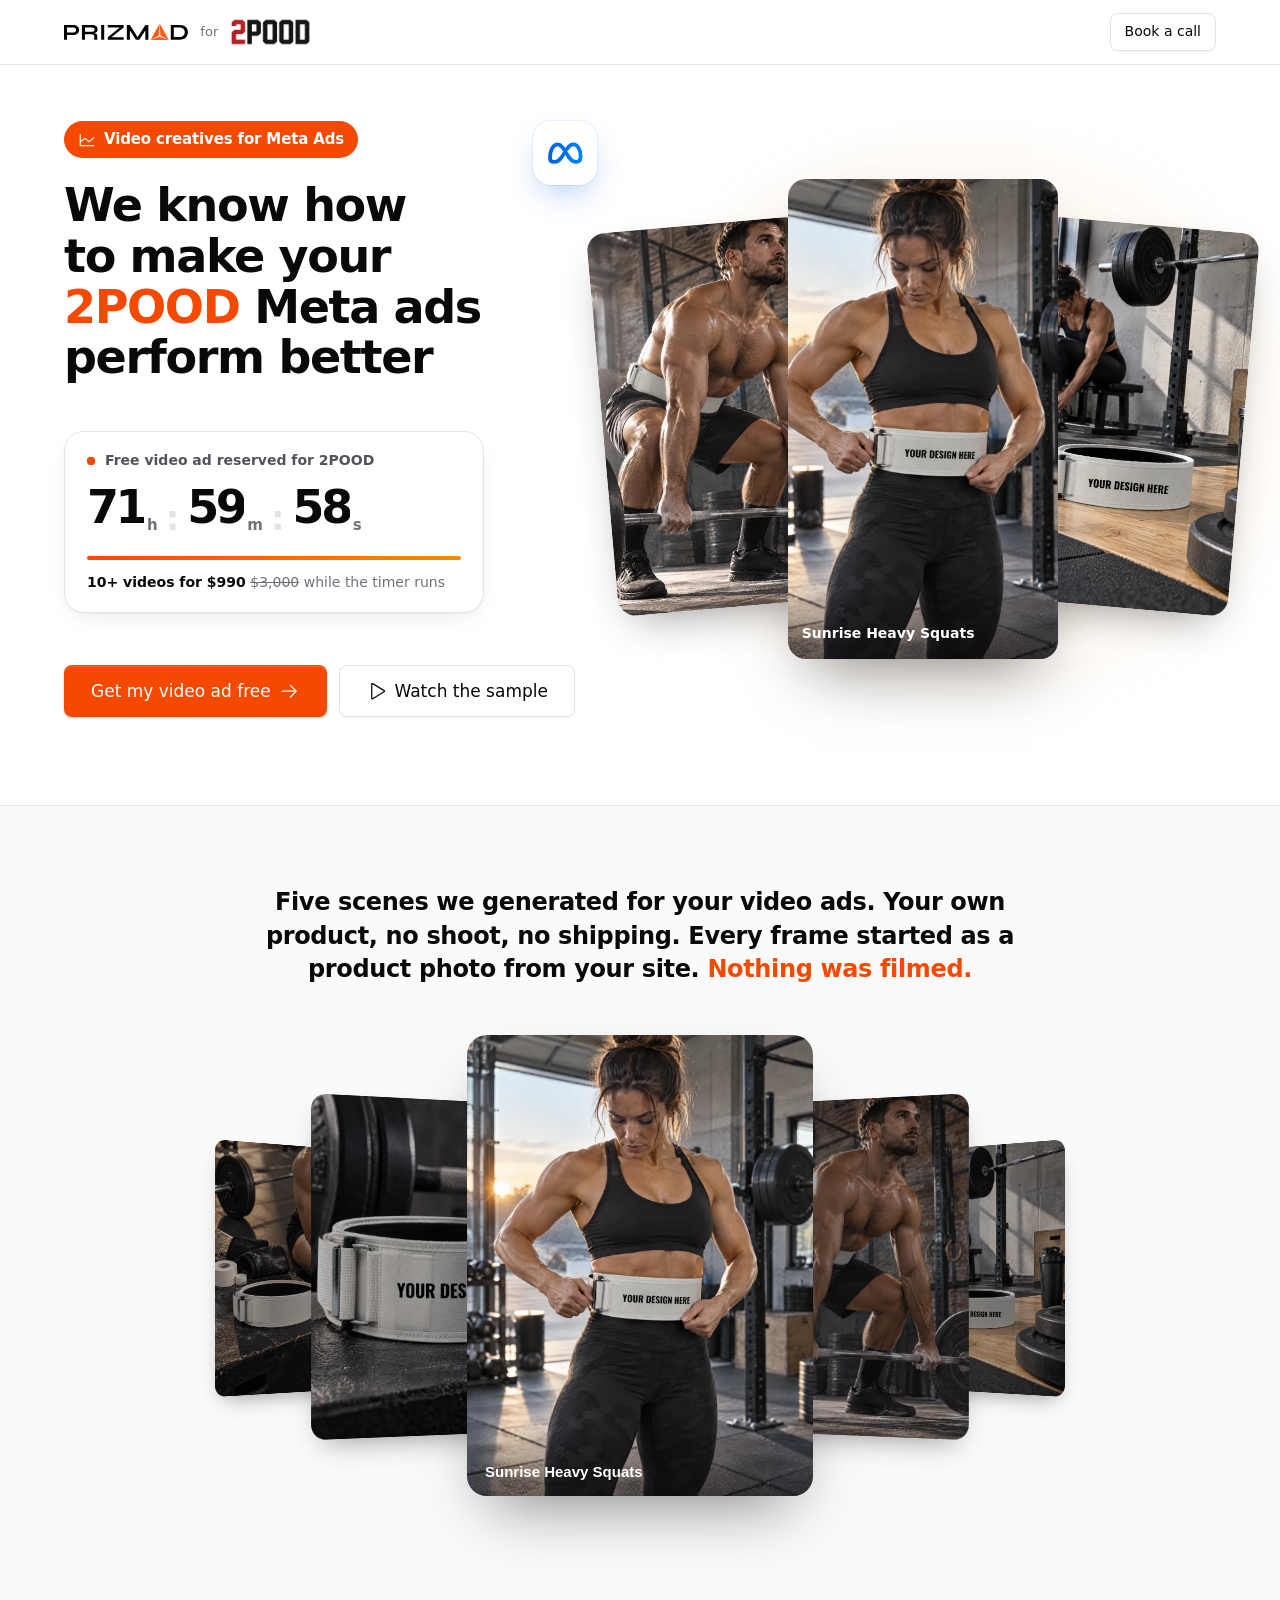
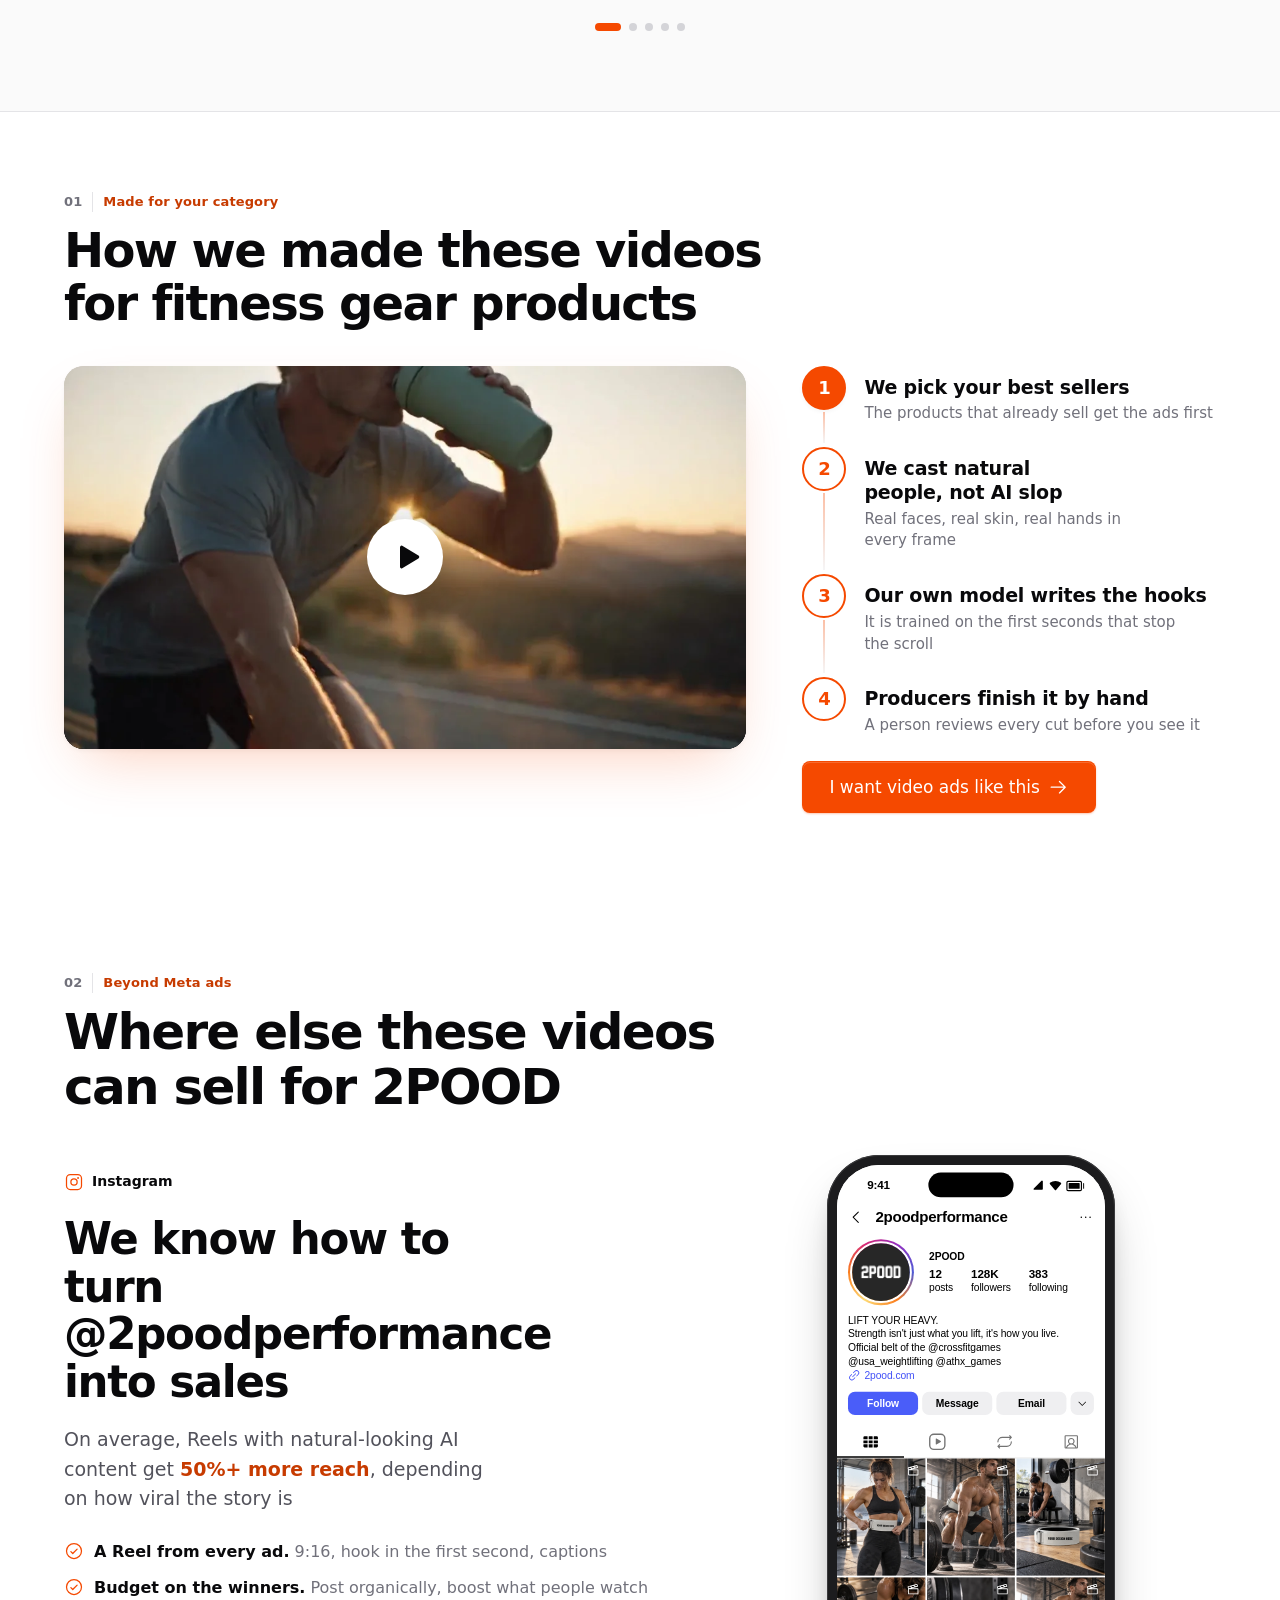
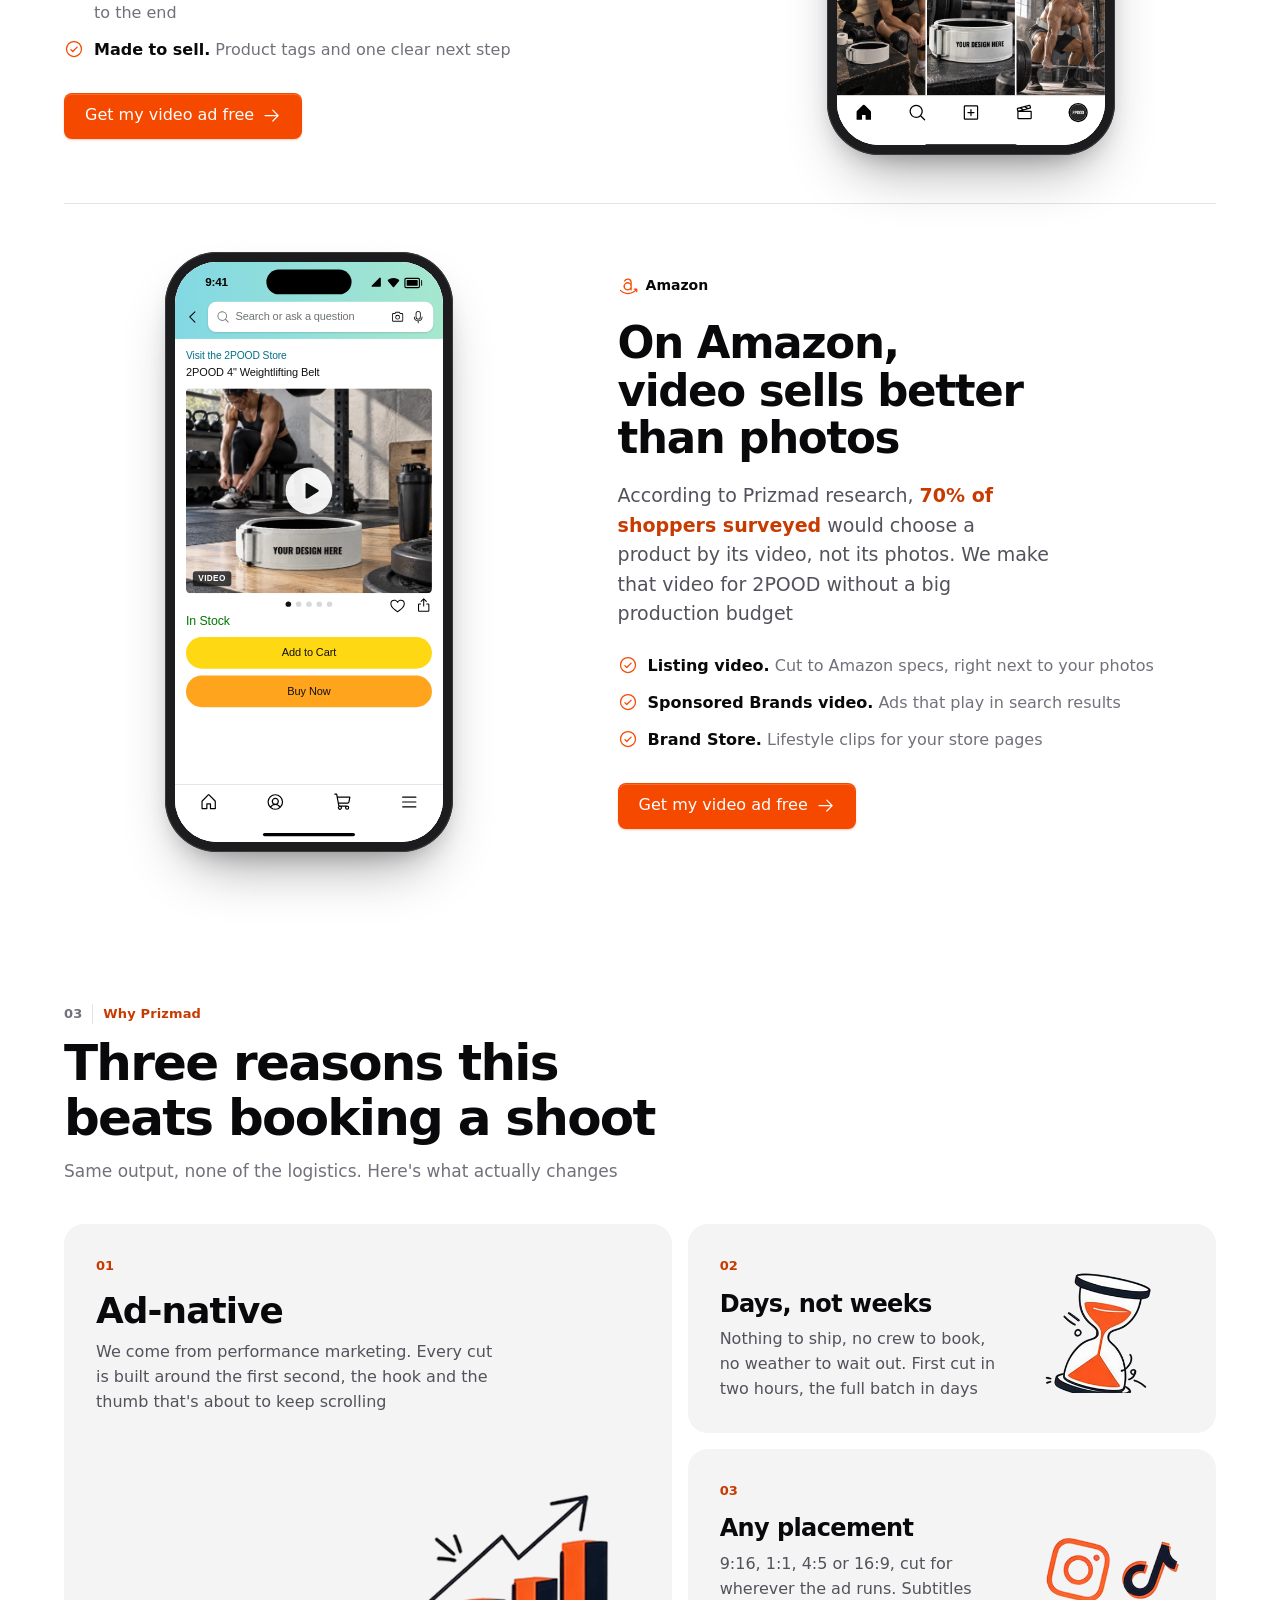
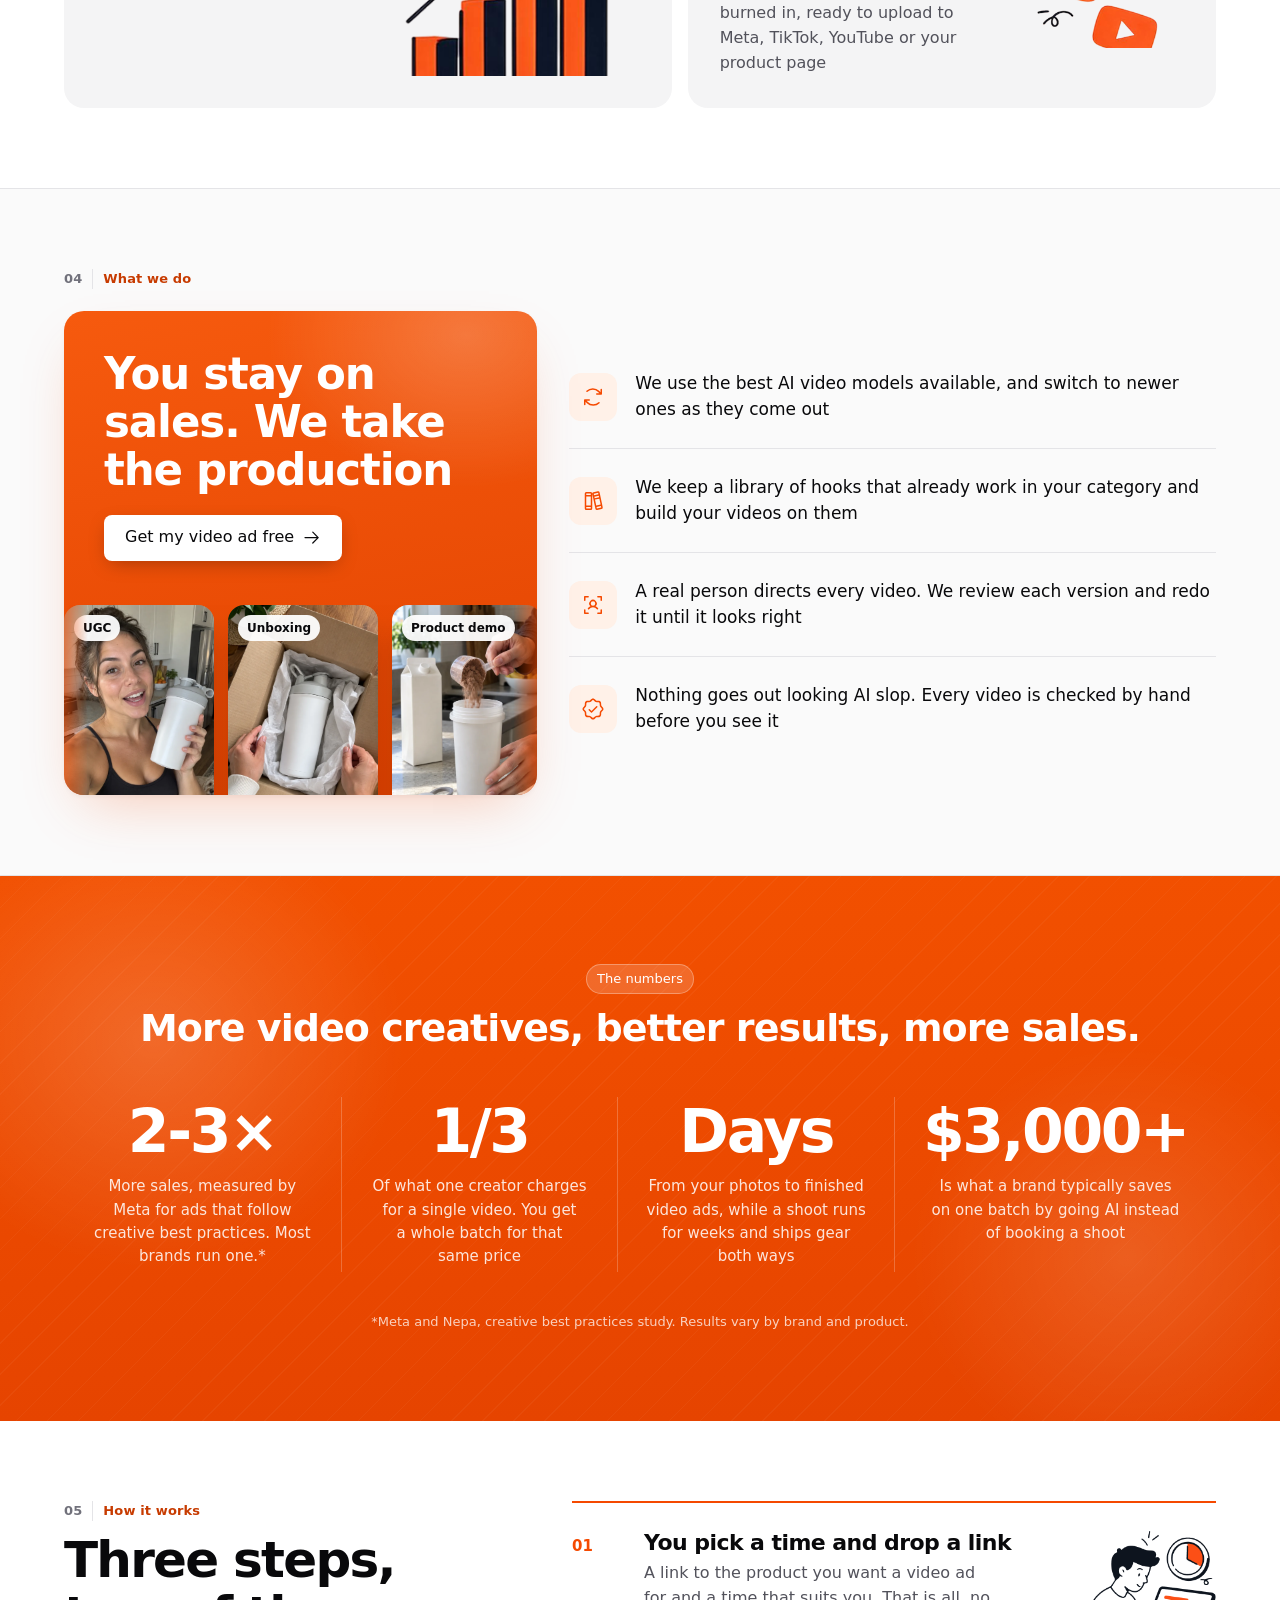
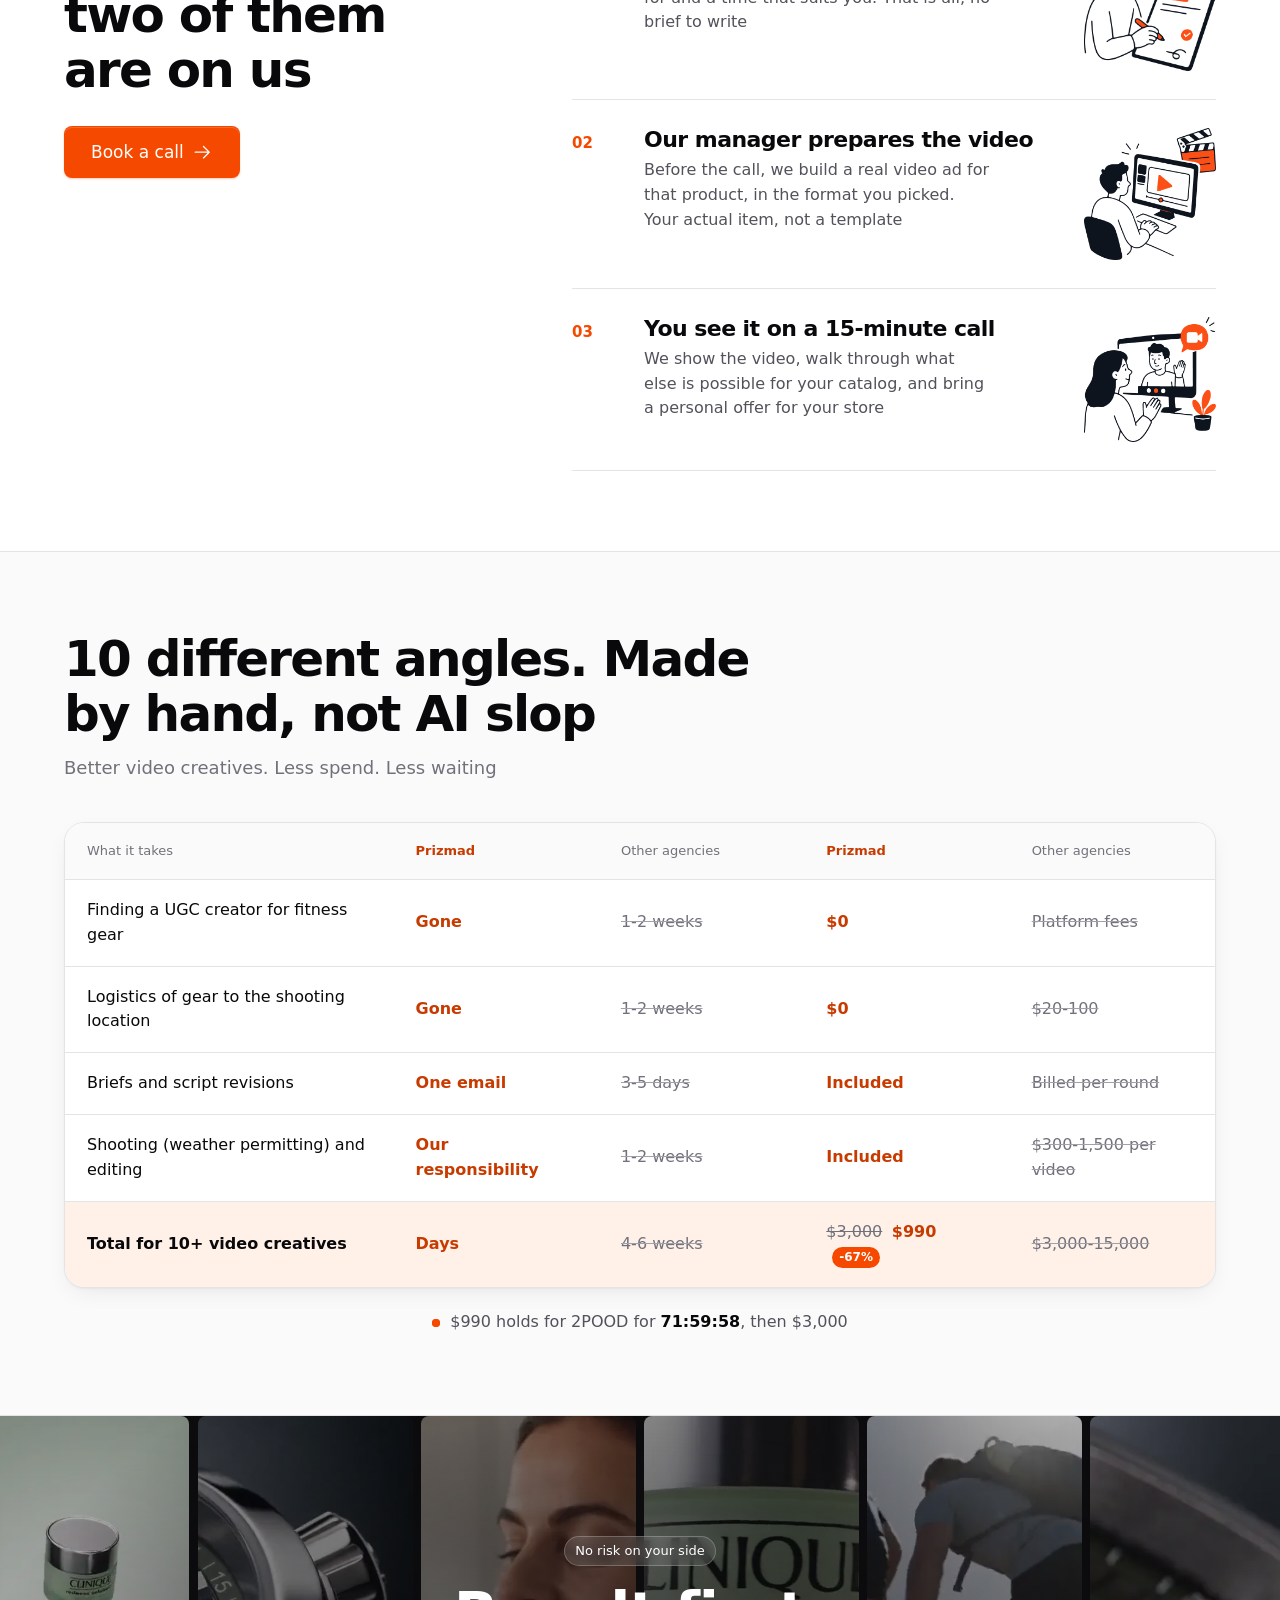
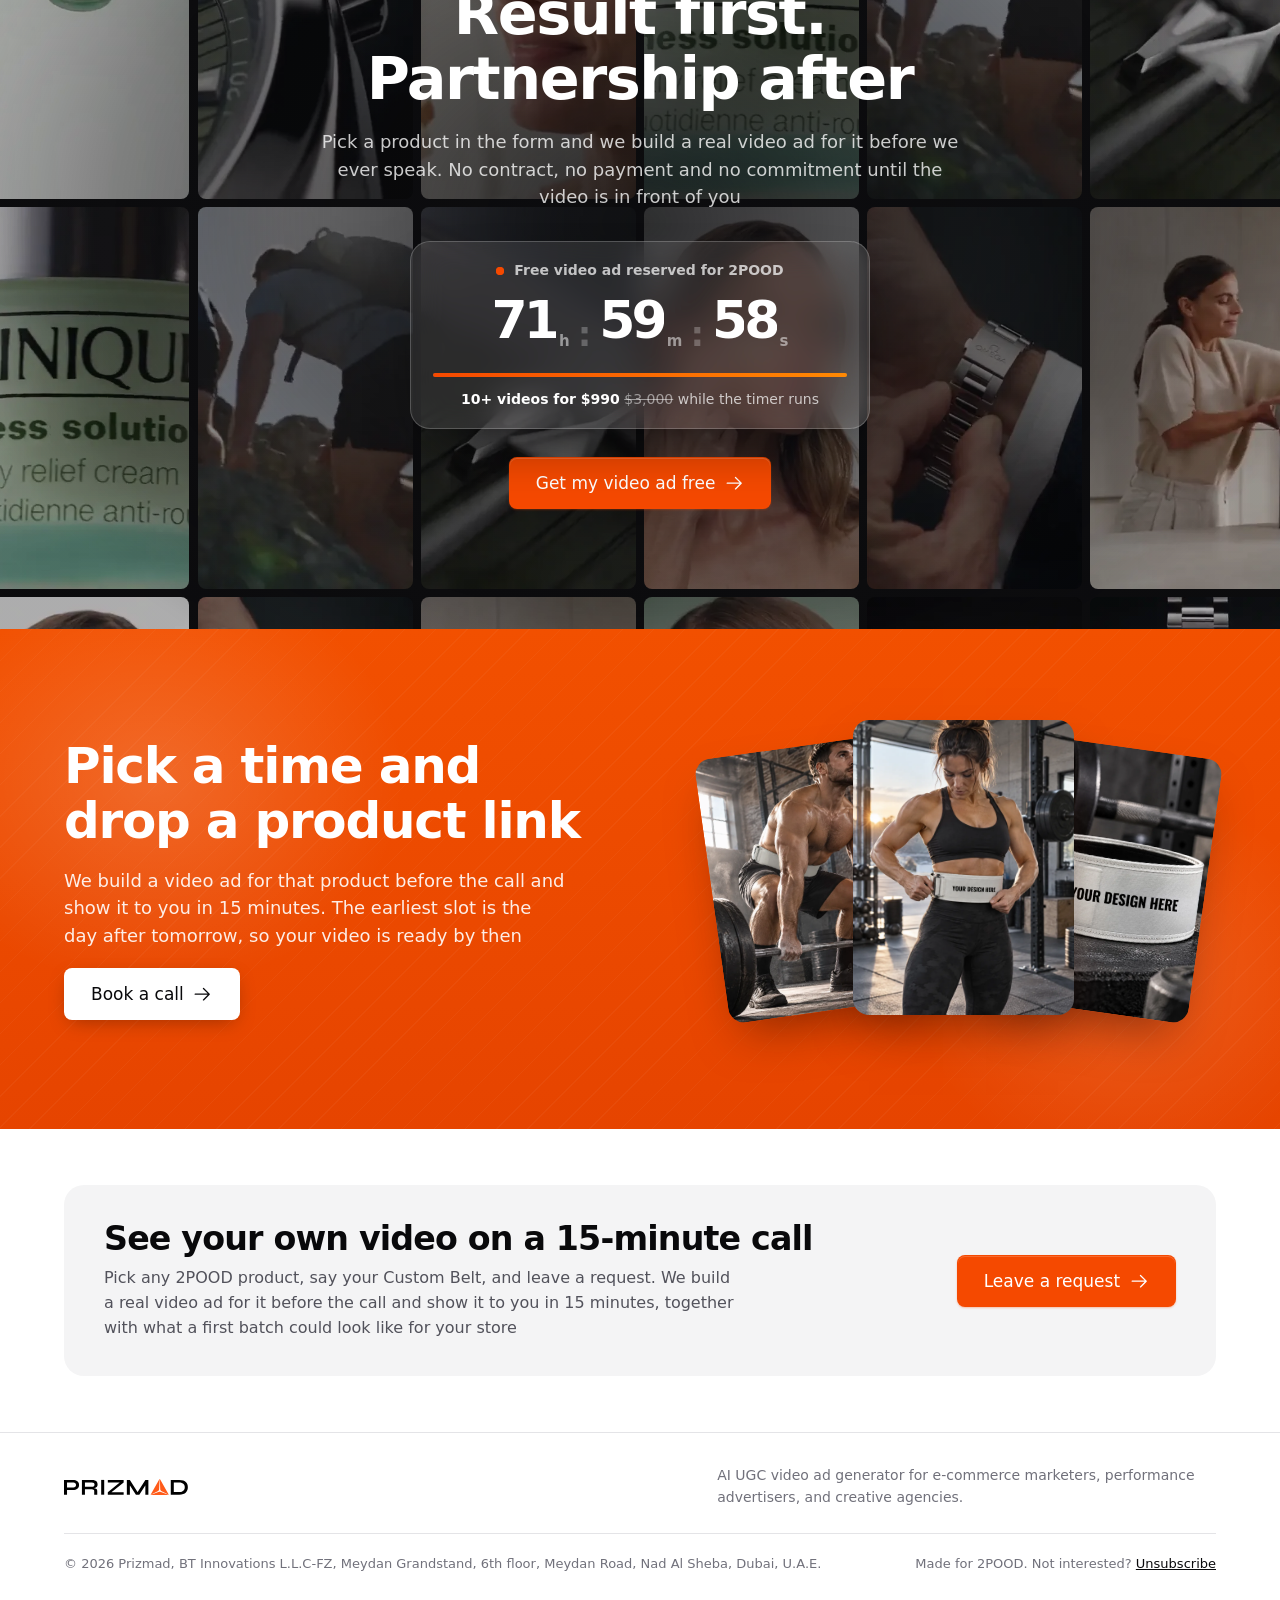
<file: 2026/2026-10/landing-v3-dcharacter-2pood/index.html>
<!doctype html>
<html lang="en">
<head>
<meta charset="utf-8">
<meta name="viewport" content="width=device-width, initial-scale=1">
<title>This is what your 2POOD ad could look like | Prizmad</title>
<meta name="description" content="AI UGC video ad generator for e-commerce marketers, performance advertisers, and creative agencies.">
<meta name="robots" content="noindex, nofollow">
<meta name="theme-color" content="#ffffff">
<meta property="og:title" content="This is what your 2POOD ad could look like">
<meta property="og:image" content="assets/img/s1.webp">
<link rel="icon" href="assets/prizmad-emblem.svg" type="image/svg+xml">
<link rel="preload" href="assets/img/s/2pood-s4efv5/s1.webp" as="image">
<link rel="stylesheet" href="assets/styles.css?v=ef739b5b">
</head>
<body class="t-d" data-slug="2pood-s4efv5" data-brand="2POOD">

<header class="nav" id="top">
  <div class="wrap">
    <div class="nav-brands">
      <a href="#top" aria-label="Prizmad"><img class="logo" src="assets/prizmad-full.svg" alt="Prizmad" width="125" height="16"></a>
      <span class="nav-x" aria-hidden="true">for</span><img class="brand-logo" src="assets/img/s/2pood-s4efv5/logo.webp" alt="2POOD">
    </div>
    <a class="btn btn-outline btn-sm" href="#book" data-book>Book a call</a>
  </div>
</header>

<main>

  <section class="hero">
    <div class="wrap">
      <div class="hero-copy">
          <span class="meta-float" aria-hidden="true"><svg viewBox="0 0 64 42"><defs><linearGradient id="mg" x1="0" y1="0" x2="1" y2="0"><stop offset="0" stop-color="#0064e0"/><stop offset="1" stop-color="#0082fb"/></linearGradient></defs><path d="M8 29C8 15 14 7 20 7c8 0 13 13 18 20 4 6 8 8 12 8 5 0 7-4 7-9 0-11-5-19-12-19-8 0-13 13-18 20-4 6-8 8-12 8-5 0-7-3-7-6z" fill="none" stroke="url(#mg)" stroke-width="6" stroke-linejoin="round"/></svg></span>
        <div class="hero-tags">
          <span class="meta-tag"><svg class="icon" viewBox="0 0 256 256" aria-hidden="true" focusable="false"><path d="M232,208a8,8,0,0,1-8,8H32a8,8,0,0,1-8-8V48a8,8,0,0,1,16,0v94.37L90.73,98a8,8,0,0,1,10.07-.38l58.81,44.11L218.73,90a8,8,0,1,1,10.54,12l-64,56a8,8,0,0,1-10.07.38L96.39,114.29,40,163.63V200H224A8,8,0,0,1,232,208Z"></path></svg>Video creatives for Meta Ads</span>
          
        </div>
        <h1>We know how to make your <span class="brand">2POOD</span> Meta ads perform better</h1>
        <div class="deal-timer" data-timer role="timer" aria-live="off">
          <p class="dt-head"><i class="dt-live" aria-hidden="true"></i><span>Free video ad reserved for 2POOD</span></p>
          <div class="dt-clock"><span class="dt-unit"><span class="dt-d" data-d="h0"><b>7</b></span><span class="dt-d" data-d="h1"><b>2</b></span><small>h</small></span><span class="dt-sep" aria-hidden="true">:</span><span class="dt-unit"><span class="dt-d" data-d="m0"><b>0</b></span><span class="dt-d" data-d="m1"><b>0</b></span><small>m</small></span><span class="dt-sep" aria-hidden="true">:</span><span class="dt-unit"><span class="dt-d" data-d="s0"><b>0</b></span><span class="dt-d" data-d="s1"><b>0</b></span><small>s</small></span></div>
          <div class="dt-bar" aria-hidden="true"><i></i></div>
          <p class="dt-price"><b>10+ videos for $990</b> <s>$3,000</s> while the timer runs</p>
        </div>
        <div class="hero-ctas">
          <a class="btn btn-primary btn-lg" href="#book" data-book>Get my video ad free <svg class="icon icon-arrow" viewBox="0 0 256 256" aria-hidden="true" focusable="false"><path d="M221.66,133.66l-72,72a8,8,0,0,1-11.32-11.32L196.69,136H40a8,8,0,0,1,0-16H196.69L138.34,61.66a8,8,0,0,1,11.32-11.32l72,72A8,8,0,0,1,221.66,133.66Z"></path></svg></a>
          <a class="btn btn-outline btn-lg" href="#sample"><svg class="icon" viewBox="0 0 256 256" aria-hidden="true" focusable="false"><path d="M232.4,114.49,88.32,26.35a16,16,0,0,0-16.2-.3A15.86,15.86,0,0,0,64,39.87V216.13A15.94,15.94,0,0,0,80,232a16.07,16.07,0,0,0,8.36-2.35L232.4,141.51a15.81,15.81,0,0,0,0-27ZM80,215.94V40.07l143.83,88Z"></path></svg> Watch the sample</a>
        </div>
      </div>

      <div class="hero-media reels">
        <figure class="reel">
          <img src="assets/img/s/2pood-s4efv5/s2.webp" alt="Male athlete wearing white custom weightlifting belt preparing to lift barbell" width="1080" height="1440" loading="eager">
          <figcaption>Locked In Tight</figcaption>
        </figure>
        <figure class="reel">
          <img src="assets/img/s/2pood-s4efv5/s1.webp" alt="Athletic woman fastening white custom lifting belt in a garage gym at sunrise" width="1080" height="1440" loading="eager">
          <figcaption>Sunrise Heavy Squats</figcaption>
        </figure>
        <figure class="reel">
          <img src="assets/img/s/2pood-s4efv5/s3.webp" alt="Custom white lifting belt resting flat on wooden lifting platform in home gym" width="1080" height="1440" loading="eager">
          <figcaption>Your Platform Ready</figcaption>
        </figure>
        
      </div>
    </div>
  </section>

  <section class="band sec scenes" aria-label="Five scenes">
    <div class="wrap">
      <p class="scenes-lead reveal">Five scenes we generated for your video ads. Your own product, no shoot, no shipping. Every frame started as a product photo from your site. <em>Nothing was filmed.</em></p>
      <div class="cf reveal" id="cf" aria-roledescription="carousel" aria-label="Five ad scenes">
        <div class="cf-stage">
          <button class="cf-card" type="button" data-i="0" data-lb="0" data-num="01" data-caption="Sunrise Heavy Squats" aria-label="Sunrise Heavy Squats"><img src="assets/img/s/2pood-s4efv5/s1.webp" alt="Athletic woman fastening white custom lifting belt in a garage gym at sunrise" width="1080" height="1440" loading="lazy" draggable="false"><span class="cf-cap">Sunrise Heavy Squats</span></button>
          <button class="cf-card" type="button" data-i="1" data-lb="1" data-num="02" data-caption="Locked In Tight" aria-label="Locked In Tight"><img src="assets/img/s/2pood-s4efv5/s2.webp" alt="Male athlete wearing white custom weightlifting belt preparing to lift barbell" width="1080" height="1440" loading="lazy" draggable="false"><span class="cf-cap">Locked In Tight</span></button>
          <button class="cf-card" type="button" data-i="2" data-lb="2" data-num="03" data-caption="Your Platform Ready" aria-label="Your Platform Ready"><img src="assets/img/s/2pood-s4efv5/s3.webp" alt="Custom white lifting belt resting flat on wooden lifting platform in home gym" width="1080" height="1440" loading="lazy" draggable="false"><span class="cf-cap">Your Platform Ready</span></button>
          <button class="cf-card" type="button" data-i="3" data-lb="3" data-num="04" data-caption="Post Workout Relief" aria-label="Post Workout Relief"><img src="assets/img/s/2pood-s4efv5/s4.webp" alt="Top-down view of white custom lifting belt on plyo box next to athletic gear" width="1080" height="1440" loading="lazy" draggable="false"><span class="cf-cap">Post Workout Relief</span></button>
          <button class="cf-card" type="button" data-i="4" data-lb="4" data-num="05" data-caption="Custom Built Strength" aria-label="Custom Built Strength"><img src="assets/img/s/2pood-s4efv5/s5.webp" alt="Close-up of white custom weightlifting belt buckle and durable stitching" width="1080" height="1440" loading="lazy" draggable="false"><span class="cf-cap">Custom Built Strength</span></button>
          
        </div>
        <div class="cf-dots"><button class="cf-dot" type="button" data-i="0" aria-label="Sunrise Heavy Squats"></button><button class="cf-dot" type="button" data-i="1" aria-label="Locked In Tight"></button><button class="cf-dot" type="button" data-i="2" aria-label="Your Platform Ready"></button><button class="cf-dot" type="button" data-i="3" aria-label="Post Workout Relief"></button><button class="cf-dot" type="button" data-i="4" aria-label="Custom Built Strength"></button></div>
      </div>
    </div>
  </section>





  <section class="sec video" id="sample" aria-labelledby="video-title">
    <div class="wrap video-layout is-wide count-1">
      <div class="sec-head reveal">
        <span class="pill">Made for your category</span>
        <h2 id="video-title">How we made these videos for fitness gear products</h2>
        <ol class="how-steps">
          <li class="how-step"><span class="hs-n">1</span><div><h3>We pick your best sellers</h3><p>The products that already sell get the ads first</p></div></li>
          <li class="how-step"><span class="hs-n">2</span><div><h3>We cast natural people, not AI slop</h3><p>Real faces, real skin, real hands in every frame</p></div></li>
          <li class="how-step"><span class="hs-n">3</span><div><h3>Our own model writes the hooks</h3><p>It is trained on the first seconds that stop the scroll</p></div></li>
          <li class="how-step"><span class="hs-n">4</span><div><h3>Producers finish it by hand</h3><p>A person reviews every cut before you see it</p></div></li>
        </ol>
      </div>
      <div class="players reveal">
        <div class="player">
          <video preload="none" playsinline controls poster="assets/img/niche/fitness.webp">
            <source src="assets/video/niche/fitness.mp4" type="video/mp4">
          </video>
          <img class="poster" src="assets/img/niche/fitness.webp" alt="" loading="lazy">
          <button class="play" type="button" aria-label="Play"><svg class="icon" viewBox="0 0 256 256" aria-hidden="true" focusable="false"><path d="M240,128a15.74,15.74,0,0,1-7.6,13.51L88.32,229.65a16,16,0,0,1-16.2.3A15.86,15.86,0,0,1,64,216.13V39.87a15.86,15.86,0,0,1,8.12-13.82,16,16,0,0,1,16.2.3L232.4,114.49A15.74,15.74,0,0,1,240,128Z"></path></svg></button>
        </div>
        
      </div>
      <div class="center-cta"><a class="btn btn-primary btn-lg" href="#book" data-book>I want video ads like this <svg class="icon icon-arrow" viewBox="0 0 256 256" aria-hidden="true" focusable="false"><path d="M221.66,133.66l-72,72a8,8,0,0,1-11.32-11.32L196.69,136H40a8,8,0,0,1,0-16H196.69L138.34,61.66a8,8,0,0,1,11.32-11.32l72,72A8,8,0,0,1,221.66,133.66Z"/></svg></a></div>
    </div>
  </section>




  <section class="sec channels" aria-labelledby="ch-title">
    <div class="wrap">
      <div class="sec-head reveal">
        <span class="pill">Beyond Meta ads</span>
        <h2 id="ch-title">Where else these videos can sell for 2POOD</h2>
      </div>
      
      <div class="ch-rows">

        <article class="ch-row ch-ig reveal" data-ch="ig" role="tabpanel">
          <div class="ch-copy">
            <span class="ch-tag"><svg class="icon" viewBox="0 0 256 256" aria-hidden="true" focusable="false"><path d="M128,80a48,48,0,1,0,48,48A48.05,48.05,0,0,0,128,80Zm0,80a32,32,0,1,1,32-32A32,32,0,0,1,128,160ZM176,24H80A56.06,56.06,0,0,0,24,80v96a56.06,56.06,0,0,0,56,56h96a56.06,56.06,0,0,0,56-56V80A56.06,56.06,0,0,0,176,24Zm40,152a40,40,0,0,1-40,40H80a40,40,0,0,1-40-40V80A40,40,0,0,1,80,40h96a40,40,0,0,1,40,40ZM192,76a12,12,0,1,1-12-12A12,12,0,0,1,192,76Z"/></svg>Instagram</span>
            <h3>We know how to turn @2poodperformance into sales</h3>
            <p class="ch-lede">On average, Reels with natural-looking AI content get <b>50%+ more reach</b>, depending on how viral the story is</p>
            <ul class="ch-points"><li><svg class="icon" viewBox="0 0 256 256" aria-hidden="true" focusable="false"><path d="M173.66,98.34a8,8,0,0,1,0,11.32l-56,56a8,8,0,0,1-11.32,0l-24-24a8,8,0,0,1,11.32-11.32L112,148.69l50.34-50.35A8,8,0,0,1,173.66,98.34ZM232,128A104,104,0,1,1,128,24,104.11,104.11,0,0,1,232,128Zm-16,0a88,88,0,1,0-88,88A88.1,88.1,0,0,0,216,128Z"/></svg><span><b>A Reel from every ad.</b> 9:16, hook in the first second, captions</span></li><li><svg class="icon" viewBox="0 0 256 256" aria-hidden="true" focusable="false"><path d="M173.66,98.34a8,8,0,0,1,0,11.32l-56,56a8,8,0,0,1-11.32,0l-24-24a8,8,0,0,1,11.32-11.32L112,148.69l50.34-50.35A8,8,0,0,1,173.66,98.34ZM232,128A104,104,0,1,1,128,24,104.11,104.11,0,0,1,232,128Zm-16,0a88,88,0,1,0-88,88A88.1,88.1,0,0,0,216,128Z"/></svg><span><b>Budget on the winners.</b> Post organically, boost what people watch to the end</span></li><li><svg class="icon" viewBox="0 0 256 256" aria-hidden="true" focusable="false"><path d="M173.66,98.34a8,8,0,0,1,0,11.32l-56,56a8,8,0,0,1-11.32,0l-24-24a8,8,0,0,1,11.32-11.32L112,148.69l50.34-50.35A8,8,0,0,1,173.66,98.34ZM232,128A104,104,0,1,1,128,24,104.11,104.11,0,0,1,232,128Zm-16,0a88,88,0,1,0-88,88A88.1,88.1,0,0,0,216,128Z"/></svg><span><b>Made to sell.</b> Product tags and one clear next step</span></li></ul>
            <a class="btn btn-primary ch-cta" href="#book" data-book>Get my video ad free <svg class="icon icon-arrow" viewBox="0 0 256 256" aria-hidden="true" focusable="false"><path d="M221.66,133.66l-72,72a8,8,0,0,1-11.32-11.32L196.69,136H40a8,8,0,0,1,0-16H196.69L138.34,61.66a8,8,0,0,1,11.32-11.32l72,72A8,8,0,0,1,221.66,133.66Z"/></svg></a>
          </div>
          <div class="ch-visual">
            <div class="phone" aria-hidden="true"><div class="phone-in"><div class="scr ig">
              <div class="ph-status"><b>9:41</b><span><svg class="icon" viewBox="0 0 256 256" aria-hidden="true" focusable="false"><path d="M208,40V200a16,16,0,0,1-16,16H32A16,16,0,0,1,20.7,188.68l160-160A16,16,0,0,1,208,40Z"/></svg><svg class="icon" viewBox="0 0 256 256" aria-hidden="true" focusable="false"><path d="M244.35,92.8l-104,125.43A15.93,15.93,0,0,1,128,224h0a15.93,15.93,0,0,1-12.31-5.77L11.65,92.8A15.65,15.65,0,0,1,8.11,80.91,15.93,15.93,0,0,1,14.28,70.1,186.67,186.67,0,0,1,128,32,186.67,186.67,0,0,1,241.72,70.1a15.93,15.93,0,0,1,6.17,10.81A15.65,15.65,0,0,1,244.35,92.8Z"/></svg><svg class="icon bat" viewBox="0 0 256 256" aria-hidden="true" focusable="false"><path d="M200,56H32A24,24,0,0,0,8,80v96a24,24,0,0,0,24,24H200a24,24,0,0,0,24-24V80A24,24,0,0,0,200,56Zm8,120a8,8,0,0,1-8,8H32a8,8,0,0,1-8-8V80a8,8,0,0,1,8-8H200a8,8,0,0,1,8,8ZM192,96v64a8,8,0,0,1-8,8H48a8,8,0,0,1-8-8V96a8,8,0,0,1,8-8H184A8,8,0,0,1,192,96Zm64,0v64a8,8,0,0,1-16,0V96a8,8,0,0,1,16,0Z"/></svg></span></div>
              <div class="ig-nav"><svg class="icon" viewBox="0 0 256 256" aria-hidden="true" focusable="false"><path d="M165.66,202.34a8,8,0,0,1-11.32,11.32l-80-80a8,8,0,0,1,0-11.32l80-80a8,8,0,0,1,11.32,11.32L91.31,128Z"/></svg><b>2poodperformance</b><span class="sp"></span><svg class="icon" viewBox="0 0 256 256" aria-hidden="true" focusable="false"><path d="M140,128a12,12,0,1,1-12-12A12,12,0,0,1,140,128Zm56-12a12,12,0,1,0,12,12A12,12,0,0,0,196,116ZM60,116a12,12,0,1,0,12,12A12,12,0,0,0,60,116Z"/></svg></div>
              <div class="ig-head">
                <span class="ig-ava"><img src="assets/img/s/2pood-s4efv5/ig-avatar.jpg" alt=""></span>
                <div class="ig-meta">
                  <p class="ig-name">2POOD</p>
                  <div class="ig-stats"><span><b>12</b>posts</span><span><b>128K</b>followers</span><span><b>383</b>following</span></div>
                </div>
              </div>
              <div class="ig-bio"><p>LIFT YOUR HEAVY.</p><p>Strength isn&#39;t just what you lift, it&#39;s how you live.</p><p>Official belt of the @crossfitgames @usa_weightlifting @athx_games</p><p class="ig-link"><svg class="icon" viewBox="0 0 256 256" aria-hidden="true" focusable="false"><path d="M165.66,90.34a8,8,0,0,1,0,11.32l-64,64a8,8,0,0,1-11.32-11.32l64-64A8,8,0,0,1,165.66,90.34ZM215.6,40.4a56,56,0,0,0-79.2,0L106.34,70.45a8,8,0,0,0,11.32,11.32l30.06-30a40,40,0,0,1,56.57,56.56l-30.07,30.06a8,8,0,0,0,11.31,11.32L215.6,119.6a56,56,0,0,0,0-79.2ZM138.34,174.22l-30.06,30.06a40,40,0,1,1-56.56-56.57l30.05-30.05a8,8,0,0,0-11.32-11.32L40.4,136.4a56,56,0,0,0,79.2,79.2l30.06-30.07a8,8,0,0,0-11.32-11.31Z"/></svg>2pood.com</p></div>
              <div class="ig-btns"><span class="b1">Follow</span><span>Message</span><span>Email</span><span class="b4"><svg class="icon" viewBox="0 0 256 256" aria-hidden="true" focusable="false"><path d="M213.66,101.66l-80,80a8,8,0,0,1-11.32,0l-80-80A8,8,0,0,1,53.66,90.34L128,164.69l74.34-74.35a8,8,0,0,1,11.32,11.32Z"/></svg></span></div>
              <div class="ig-tabs"><span class="on"><svg class="icon" viewBox="0 0 256 256" aria-hidden="true" focusable="false"><path d="M84,52V92H28a4,4,0,0,1-4-4V64A16,16,0,0,1,40,48H80A4,4,0,0,1,84,52Zm16,152a4,4,0,0,0,4,4h48a4,4,0,0,0,4-4V164H100ZM24,168v24a16,16,0,0,0,16,16H80a4,4,0,0,0,4-4V164H28A4,4,0,0,0,24,168Zm0-56v32a4,4,0,0,0,4,4H84V108H28A4,4,0,0,0,24,112ZM152,48H104a4,4,0,0,0-4,4V92h56V52A4,4,0,0,0,152,48Zm76,60H172v40h56a4,4,0,0,0,4-4V112A4,4,0,0,0,228,108ZM100,148h56V108H100ZM216,48H176a4,4,0,0,0-4,4V92h56a4,4,0,0,0,4-4V64A16,16,0,0,0,216,48Zm12,116H172v40a4,4,0,0,0,4,4h40a16,16,0,0,0,16-16V168A4,4,0,0,0,228,164Z"/></svg></span><span><i class="ig-reels"><svg class="icon" viewBox="0 0 256 256" aria-hidden="true" focusable="false"><path d="M240,128a15.74,15.74,0,0,1-7.6,13.51L88.32,229.65a16,16,0,0,1-16.2.3A15.86,15.86,0,0,1,64,216.13V39.87a15.86,15.86,0,0,1,8.12-13.82,16,16,0,0,1,16.2.3L232.4,114.49A15.74,15.74,0,0,1,240,128Z"/></svg></i></span><span><svg class="icon" viewBox="0 0 256 256" aria-hidden="true" focusable="false"><path d="M24,128A72.08,72.08,0,0,1,96,56H204.69L194.34,45.66a8,8,0,0,1,11.32-11.32l24,24a8,8,0,0,1,0,11.32l-24,24a8,8,0,0,1-11.32-11.32L204.69,72H96a56.06,56.06,0,0,0-56,56,8,8,0,0,1-16,0Zm200-8a8,8,0,0,0-8,8,56.06,56.06,0,0,1-56,56H51.31l10.35-10.34a8,8,0,0,0-11.32-11.32l-24,24a8,8,0,0,0,0,11.32l24,24a8,8,0,0,0,11.32-11.32L51.31,200H160a72.08,72.08,0,0,0,72-72A8,8,0,0,0,224,120Z"/></svg></span><span><svg class="icon" viewBox="0 0 256 256" aria-hidden="true" focusable="false"><path d="M208,32H48A16,16,0,0,0,32,48V208a16,16,0,0,0,16,16H208a16,16,0,0,0,16-16V48A16,16,0,0,0,208,32ZM96,120a32,32,0,1,1,32,32A32,32,0,0,1,96,120ZM68.67,208A64.36,64.36,0,0,1,87.8,182.2a64,64,0,0,1,80.4,0A64.36,64.36,0,0,1,187.33,208ZM208,208h-3.67a79.9,79.9,0,0,0-46.68-50.29,48,48,0,1,0-59.3,0A79.9,79.9,0,0,0,51.67,208H48V48H208V208Z"/></svg></span></div>
              <div class="ig-grid">
                <span><img class="kb" src="assets/img/s/2pood-s4efv5/s1.webp" alt=""><svg class="icon ig-r" viewBox="0 0 256 256" aria-hidden="true" focusable="false"><path d="M216,104H102.09L210,75.51a8,8,0,0,0,5.68-9.84l-8.16-30a15.93,15.93,0,0,0-19.42-11.13L35.81,64.74a15.75,15.75,0,0,0-9.7,7.4,15.51,15.51,0,0,0-1.55,12L32,111.56c0,.14,0,.29,0,.44v88a16,16,0,0,0,16,16H208a16,16,0,0,0,16-16V112A8,8,0,0,0,216,104ZM192.16,40l6,22.07-22.62,6L147.42,51.83Zm-66.69,17.6,28.12,16.24-36.94,9.75L88.53,67.37Zm-79.4,44.62-6-22.08,26.5-7L94.69,89.4ZM208,200H48V120H208v80Z"/></svg></span>
                <span><img src="assets/img/s/2pood-s4efv5/s2.webp" alt="" loading="lazy" style="object-position: 50% 50%"><svg class="icon ig-r" viewBox="0 0 256 256" aria-hidden="true" focusable="false"><path d="M216,104H102.09L210,75.51a8,8,0,0,0,5.68-9.84l-8.16-30a15.93,15.93,0,0,0-19.42-11.13L35.81,64.74a15.75,15.75,0,0,0-9.7,7.4,15.51,15.51,0,0,0-1.55,12L32,111.56c0,.14,0,.29,0,.44v88a16,16,0,0,0,16,16H208a16,16,0,0,0,16-16V112A8,8,0,0,0,216,104ZM192.16,40l6,22.07-22.62,6L147.42,51.83Zm-66.69,17.6,28.12,16.24-36.94,9.75L88.53,67.37Zm-79.4,44.62-6-22.08,26.5-7L94.69,89.4ZM208,200H48V120H208v80Z"/></svg></span><span><img src="assets/img/s/2pood-s4efv5/s3.webp" alt="" loading="lazy" style="object-position: 50% 50%"><svg class="icon ig-r" viewBox="0 0 256 256" aria-hidden="true" focusable="false"><path d="M216,104H102.09L210,75.51a8,8,0,0,0,5.68-9.84l-8.16-30a15.93,15.93,0,0,0-19.42-11.13L35.81,64.74a15.75,15.75,0,0,0-9.7,7.4,15.51,15.51,0,0,0-1.55,12L32,111.56c0,.14,0,.29,0,.44v88a16,16,0,0,0,16,16H208a16,16,0,0,0,16-16V112A8,8,0,0,0,216,104ZM192.16,40l6,22.07-22.62,6L147.42,51.83Zm-66.69,17.6,28.12,16.24-36.94,9.75L88.53,67.37Zm-79.4,44.62-6-22.08,26.5-7L94.69,89.4ZM208,200H48V120H208v80Z"/></svg></span><span><img src="assets/img/s/2pood-s4efv5/s4.webp" alt="" loading="lazy" style="object-position: 50% 50%"><svg class="icon ig-r" viewBox="0 0 256 256" aria-hidden="true" focusable="false"><path d="M216,104H102.09L210,75.51a8,8,0,0,0,5.68-9.84l-8.16-30a15.93,15.93,0,0,0-19.42-11.13L35.81,64.74a15.75,15.75,0,0,0-9.7,7.4,15.51,15.51,0,0,0-1.55,12L32,111.56c0,.14,0,.29,0,.44v88a16,16,0,0,0,16,16H208a16,16,0,0,0,16-16V112A8,8,0,0,0,216,104ZM192.16,40l6,22.07-22.62,6L147.42,51.83Zm-66.69,17.6,28.12,16.24-36.94,9.75L88.53,67.37Zm-79.4,44.62-6-22.08,26.5-7L94.69,89.4ZM208,200H48V120H208v80Z"/></svg></span><span><img src="assets/img/s/2pood-s4efv5/s5.webp" alt="" loading="lazy" style="object-position: 50% 50%"><svg class="icon ig-r" viewBox="0 0 256 256" aria-hidden="true" focusable="false"><path d="M216,104H102.09L210,75.51a8,8,0,0,0,5.68-9.84l-8.16-30a15.93,15.93,0,0,0-19.42-11.13L35.81,64.74a15.75,15.75,0,0,0-9.7,7.4,15.51,15.51,0,0,0-1.55,12L32,111.56c0,.14,0,.29,0,.44v88a16,16,0,0,0,16,16H208a16,16,0,0,0,16-16V112A8,8,0,0,0,216,104ZM192.16,40l6,22.07-22.62,6L147.42,51.83Zm-66.69,17.6,28.12,16.24-36.94,9.75L88.53,67.37Zm-79.4,44.62-6-22.08,26.5-7L94.69,89.4ZM208,200H48V120H208v80Z"/></svg></span><span><img src="assets/img/s/2pood-s4efv5/s2.webp" alt="" loading="lazy" style="object-position: 50% 50%"><svg class="icon ig-r" viewBox="0 0 256 256" aria-hidden="true" focusable="false"><path d="M216,104H102.09L210,75.51a8,8,0,0,0,5.68-9.84l-8.16-30a15.93,15.93,0,0,0-19.42-11.13L35.81,64.74a15.75,15.75,0,0,0-9.7,7.4,15.51,15.51,0,0,0-1.55,12L32,111.56c0,.14,0,.29,0,.44v88a16,16,0,0,0,16,16H208a16,16,0,0,0,16-16V112A8,8,0,0,0,216,104ZM192.16,40l6,22.07-22.62,6L147.42,51.83Zm-66.69,17.6,28.12,16.24-36.94,9.75L88.53,67.37Zm-79.4,44.62-6-22.08,26.5-7L94.69,89.4ZM208,200H48V120H208v80Z"/></svg></span>
              </div>
              <div class="ph-tabbar"><svg class="icon" viewBox="0 0 256 256" aria-hidden="true" focusable="false"><path d="M224,120v96a8,8,0,0,1-8,8H160a8,8,0,0,1-8-8V164a4,4,0,0,0-4-4H108a4,4,0,0,0-4,4v52a8,8,0,0,1-8,8H40a8,8,0,0,1-8-8V120a16,16,0,0,1,4.69-11.31l80-80a16,16,0,0,1,22.62,0l80,80A16,16,0,0,1,224,120Z"/></svg><svg class="icon" viewBox="0 0 256 256" aria-hidden="true" focusable="false"><path d="M229.66,218.34l-50.07-50.06a88.11,88.11,0,1,0-11.31,11.31l50.06,50.07a8,8,0,0,0,11.32-11.32ZM40,112a72,72,0,1,1,72,72A72.08,72.08,0,0,1,40,112Z"/></svg><svg class="icon" viewBox="0 0 256 256" aria-hidden="true" focusable="false"><path d="M208,32H48A16,16,0,0,0,32,48V208a16,16,0,0,0,16,16H208a16,16,0,0,0,16-16V48A16,16,0,0,0,208,32Zm0,176H48V48H208V208Zm-32-80a8,8,0,0,1-8,8H136v32a8,8,0,0,1-16,0V136H88a8,8,0,0,1,0-16h32V88a8,8,0,0,1,16,0v32h32A8,8,0,0,1,176,128Z"/></svg><svg class="icon" viewBox="0 0 256 256" aria-hidden="true" focusable="false"><path d="M216,104H102.09L210,75.51a8,8,0,0,0,5.68-9.84l-8.16-30a15.93,15.93,0,0,0-19.42-11.13L35.81,64.74a15.75,15.75,0,0,0-9.7,7.4,15.51,15.51,0,0,0-1.55,12L32,111.56c0,.14,0,.29,0,.44v88a16,16,0,0,0,16,16H208a16,16,0,0,0,16-16V112A8,8,0,0,0,216,104ZM192.16,40l6,22.07-22.62,6L147.42,51.83Zm-66.69,17.6,28.12,16.24-36.94,9.75L88.53,67.37Zm-79.4,44.62-6-22.08,26.5-7L94.69,89.4ZM208,200H48V120H208v80Z"/></svg><span class="me"><img src="assets/img/s/2pood-s4efv5/ig-avatar.jpg" alt=""></span></div>
              <span class="home-bar"></span>
            </div></div></div>
          </div>
        </article>

        <article class="ch-row ch-amz reveal" data-ch="amazon" role="tabpanel">
          <div class="ch-copy">
            <span class="ch-tag"><svg class="icon" viewBox="0 0 256 256" aria-hidden="true" focusable="false"><path d="M248,168v32a8,8,0,0,1-16,0V187.31l-2.21,2.22C226.69,192.9,189.44,232,128,232c-62.84,0-100.38-40.91-101.95-42.65A8,8,0,0,1,38,178.65C38.27,179,72.5,216,128,216s89.73-37,90.07-37.36a3.85,3.85,0,0,1,.27-.3l2.35-2.34H208a8,8,0,0,1,0-16h32A8,8,0,0,1,248,168ZM160,94.53V84A36,36,0,0,0,91.92,67.64a8,8,0,0,1-14.25-7.28A52,52,0,0,1,176,84v92a8,8,0,0,1-16,0v-6.53a52,52,0,1,1,0-74.94ZM160,132a36,36,0,1,0-36,36A36,36,0,0,0,160,132Z"/></svg>Amazon</span>
            <h3>On Amazon, video sells better than photos</h3>
            <p class="ch-lede">According to Prizmad research, <b>70% of shoppers surveyed</b> would choose a product by its video, not its photos. We make that video for 2POOD without a big production budget</p>
            <ul class="ch-points"><li><svg class="icon" viewBox="0 0 256 256" aria-hidden="true" focusable="false"><path d="M173.66,98.34a8,8,0,0,1,0,11.32l-56,56a8,8,0,0,1-11.32,0l-24-24a8,8,0,0,1,11.32-11.32L112,148.69l50.34-50.35A8,8,0,0,1,173.66,98.34ZM232,128A104,104,0,1,1,128,24,104.11,104.11,0,0,1,232,128Zm-16,0a88,88,0,1,0-88,88A88.1,88.1,0,0,0,216,128Z"/></svg><span><b>Listing video.</b> Cut to Amazon specs, right next to your photos</span></li><li><svg class="icon" viewBox="0 0 256 256" aria-hidden="true" focusable="false"><path d="M173.66,98.34a8,8,0,0,1,0,11.32l-56,56a8,8,0,0,1-11.32,0l-24-24a8,8,0,0,1,11.32-11.32L112,148.69l50.34-50.35A8,8,0,0,1,173.66,98.34ZM232,128A104,104,0,1,1,128,24,104.11,104.11,0,0,1,232,128Zm-16,0a88,88,0,1,0-88,88A88.1,88.1,0,0,0,216,128Z"/></svg><span><b>Sponsored Brands video.</b> Ads that play in search results</span></li><li><svg class="icon" viewBox="0 0 256 256" aria-hidden="true" focusable="false"><path d="M173.66,98.34a8,8,0,0,1,0,11.32l-56,56a8,8,0,0,1-11.32,0l-24-24a8,8,0,0,1,11.32-11.32L112,148.69l50.34-50.35A8,8,0,0,1,173.66,98.34ZM232,128A104,104,0,1,1,128,24,104.11,104.11,0,0,1,232,128Zm-16,0a88,88,0,1,0-88,88A88.1,88.1,0,0,0,216,128Z"/></svg><span><b>Brand Store.</b> Lifestyle clips for your store pages</span></li></ul>
            <a class="btn btn-primary ch-cta" href="#book" data-book>Get my video ad free <svg class="icon icon-arrow" viewBox="0 0 256 256" aria-hidden="true" focusable="false"><path d="M221.66,133.66l-72,72a8,8,0,0,1-11.32-11.32L196.69,136H40a8,8,0,0,1,0-16H196.69L138.34,61.66a8,8,0,0,1,11.32-11.32l72,72A8,8,0,0,1,221.66,133.66Z"/></svg></a>
          </div>
          <div class="ch-visual">
            <div class="phone" aria-hidden="true"><div class="phone-in"><div class="scr amz">
              <div class="amz-top"><div class="ph-status"><b>9:41</b><span><svg class="icon" viewBox="0 0 256 256" aria-hidden="true" focusable="false"><path d="M208,40V200a16,16,0,0,1-16,16H32A16,16,0,0,1,20.7,188.68l160-160A16,16,0,0,1,208,40Z"/></svg><svg class="icon" viewBox="0 0 256 256" aria-hidden="true" focusable="false"><path d="M244.35,92.8l-104,125.43A15.93,15.93,0,0,1,128,224h0a15.93,15.93,0,0,1-12.31-5.77L11.65,92.8A15.65,15.65,0,0,1,8.11,80.91,15.93,15.93,0,0,1,14.28,70.1,186.67,186.67,0,0,1,128,32,186.67,186.67,0,0,1,241.72,70.1a15.93,15.93,0,0,1,6.17,10.81A15.65,15.65,0,0,1,244.35,92.8Z"/></svg><svg class="icon bat" viewBox="0 0 256 256" aria-hidden="true" focusable="false"><path d="M200,56H32A24,24,0,0,0,8,80v96a24,24,0,0,0,24,24H200a24,24,0,0,0,24-24V80A24,24,0,0,0,200,56Zm8,120a8,8,0,0,1-8,8H32a8,8,0,0,1-8-8V80a8,8,0,0,1,8-8H200a8,8,0,0,1,8,8ZM192,96v64a8,8,0,0,1-8,8H48a8,8,0,0,1-8-8V96a8,8,0,0,1,8-8H184A8,8,0,0,1,192,96Zm64,0v64a8,8,0,0,1-16,0V96a8,8,0,0,1,16,0Z"/></svg></span></div><div class="amz-search"><svg class="icon" viewBox="0 0 256 256" aria-hidden="true" focusable="false"><path d="M165.66,202.34a8,8,0,0,1-11.32,11.32l-80-80a8,8,0,0,1,0-11.32l80-80a8,8,0,0,1,11.32,11.32L91.31,128Z"/></svg><span class="q"><svg class="icon" viewBox="0 0 256 256" aria-hidden="true" focusable="false"><path d="M229.66,218.34l-50.07-50.06a88.11,88.11,0,1,0-11.31,11.31l50.06,50.07a8,8,0,0,0,11.32-11.32ZM40,112a72,72,0,1,1,72,72A72.08,72.08,0,0,1,40,112Z"/></svg>Search or ask a question<i><svg class="icon" viewBox="0 0 256 256" aria-hidden="true" focusable="false"><path d="M208,56H180.28L166.65,35.56A8,8,0,0,0,160,32H96a8,8,0,0,0-6.65,3.56L75.71,56H48A24,24,0,0,0,24,80V192a24,24,0,0,0,24,24H208a24,24,0,0,0,24-24V80A24,24,0,0,0,208,56Zm8,136a8,8,0,0,1-8,8H48a8,8,0,0,1-8-8V80a8,8,0,0,1,8-8H80a8,8,0,0,0,6.66-3.56L100.28,48h55.43l13.63,20.44A8,8,0,0,0,176,72h32a8,8,0,0,1,8,8ZM128,88a44,44,0,1,0,44,44A44.05,44.05,0,0,0,128,88Zm0,72a28,28,0,1,1,28-28A28,28,0,0,1,128,160Z"/></svg><svg class="icon" viewBox="0 0 256 256" aria-hidden="true" focusable="false"><path d="M128,176a48.05,48.05,0,0,0,48-48V64a48,48,0,0,0-96,0v64A48.05,48.05,0,0,0,128,176ZM96,64a32,32,0,0,1,64,0v64a32,32,0,0,1-64,0Zm40,143.6V240a8,8,0,0,1-16,0V207.6A80.11,80.11,0,0,1,48,128a8,8,0,0,1,16,0,64,64,0,0,0,128,0,8,8,0,0,1,16,0A80.11,80.11,0,0,1,136,207.6Z"/></svg></i></span></div></div>
              <div class="amz-body">
                <p class="amz-store">Visit the 2POOD Store</p>
                <p class="amz-title">2POOD 4&quot; Weightlifting Belt</p>
                <div class="amz-media"><img class="kb" src="assets/img/s/2pood-s4efv5/s3.webp" alt=""><span class="amz-play"><svg class="icon" viewBox="0 0 256 256" aria-hidden="true" focusable="false"><path d="M240,128a15.74,15.74,0,0,1-7.6,13.51L88.32,229.65a16,16,0,0,1-16.2.3A15.86,15.86,0,0,1,64,216.13V39.87a15.86,15.86,0,0,1,8.12-13.82,16,16,0,0,1,16.2.3L232.4,114.49A15.74,15.74,0,0,1,240,128Z"/></svg></span><span class="amz-vid">VIDEO</span></div>
                <div class="amz-dots"><i class="on"></i><i></i><i></i><i></i><i></i><span><svg class="icon" viewBox="0 0 256 256" aria-hidden="true" focusable="false"><path d="M178,40c-20.65,0-38.73,8.88-50,23.89C116.73,48.88,98.65,40,78,40a62.07,62.07,0,0,0-62,62c0,70,103.79,126.66,108.21,129a8,8,0,0,0,7.58,0C136.21,228.66,240,172,240,102A62.07,62.07,0,0,0,178,40ZM128,214.8C109.74,204.16,32,155.69,32,102A46.06,46.06,0,0,1,78,56c19.45,0,35.78,10.36,42.6,27a8,8,0,0,0,14.8,0c6.82-16.67,23.15-27,42.6-27a46.06,46.06,0,0,1,46,46C224,155.61,146.24,204.15,128,214.8Z"/></svg><svg class="icon" viewBox="0 0 256 256" aria-hidden="true" focusable="false"><path d="M216,112v96a16,16,0,0,1-16,16H56a16,16,0,0,1-16-16V112A16,16,0,0,1,56,96H80a8,8,0,0,1,0,16H56v96H200V112H176a8,8,0,0,1,0-16h24A16,16,0,0,1,216,112ZM93.66,69.66,120,43.31V136a8,8,0,0,0,16,0V43.31l26.34,26.35a8,8,0,0,0,11.32-11.32l-40-40a8,8,0,0,0-11.32,0l-40,40A8,8,0,0,0,93.66,69.66Z"/></svg></span></div>
                
                <p class="amz-stock">In Stock</p>
                <span class="amz-cart">Add to Cart</span>
                <span class="amz-buy">Buy Now</span>
              </div>
              <div class="ph-tabbar amz-tabs"><svg class="icon" viewBox="0 0 256 256" aria-hidden="true" focusable="false"><path d="M219.31,108.68l-80-80a16,16,0,0,0-22.62,0l-80,80A15.87,15.87,0,0,0,32,120v96a8,8,0,0,0,8,8h64a8,8,0,0,0,8-8V160h32v56a8,8,0,0,0,8,8h64a8,8,0,0,0,8-8V120A15.87,15.87,0,0,0,219.31,108.68ZM208,208H160V152a8,8,0,0,0-8-8H104a8,8,0,0,0-8,8v56H48V120l80-80,80,80Z"/></svg><svg class="icon" viewBox="0 0 256 256" aria-hidden="true" focusable="false"><path d="M128,24A104,104,0,1,0,232,128,104.11,104.11,0,0,0,128,24ZM74.08,197.5a64,64,0,0,1,107.84,0,87.83,87.83,0,0,1-107.84,0ZM96,120a32,32,0,1,1,32,32A32,32,0,0,1,96,120Zm97.76,66.41a79.66,79.66,0,0,0-36.06-28.75,48,48,0,1,0-59.4,0,79.66,79.66,0,0,0-36.06,28.75,88,88,0,1,1,131.52,0Z"/></svg><svg class="icon" viewBox="0 0 256 256" aria-hidden="true" focusable="false"><path d="M230.14,58.87A8,8,0,0,0,224,56H62.68L56.6,22.57A8,8,0,0,0,48.73,16H24a8,8,0,0,0,0,16h18L67.56,172.29a24,24,0,0,0,5.33,11.27,28,28,0,1,0,44.4,8.44h45.42A27.75,27.75,0,0,0,160,204a28,28,0,1,0,28-28H91.17a8,8,0,0,1-7.87-6.57L80.13,152h116a24,24,0,0,0,23.61-19.71l12.16-66.86A8,8,0,0,0,230.14,58.87ZM104,204a12,12,0,1,1-12-12A12,12,0,0,1,104,204Zm96,0a12,12,0,1,1-12-12A12,12,0,0,1,200,204Zm4-74.57A8,8,0,0,1,196.1,136H77.22L65.59,72H214.41Z"/></svg><svg class="icon" viewBox="0 0 256 256" aria-hidden="true" focusable="false"><path d="M224,128a8,8,0,0,1-8,8H40a8,8,0,0,1,0-16H216A8,8,0,0,1,224,128ZM40,72H216a8,8,0,0,0,0-16H40a8,8,0,0,0,0,16ZM216,184H40a8,8,0,0,0,0,16H216a8,8,0,0,0,0-16Z"/></svg></div>
              <span class="home-bar"></span>
            </div></div></div>
          </div>
        </article>

      </div>
    </div>
  </section>


  <section class="sec why" aria-labelledby="why-title">
    <div class="wrap">
      <div class="sec-head reveal">
        <span class="pill">Why Prizmad</span>
        <h2 id="why-title">Three reasons this beats booking a shoot</h2>
        <p>Same output, none of the logistics. Here's what actually changes</p>
      </div>
      <div class="cards3">
        <article class="icard reveal">
          <h3>Ad-native</h3>
          <p>We come from performance marketing. Every cut is built around the first second, the hook and the thumb that's about to keep scrolling</p>
          <img class="illus" src="assets/img/illus/why-ad-native.png" alt="" width="290" height="253" loading="lazy">
          <span class="badge">01</span>
        </article>
        <article class="icard reveal" style="--d:.06s">
          <h3>Days, not weeks</h3>
          <p>Nothing to ship, no crew to book, no weather to wait out. First cut in two hours, the full batch in days</p>
          <img class="illus" src="assets/img/illus/why-days.png" alt="" width="274" height="236" loading="lazy">
          <span class="badge">02</span>
        </article>
        <article class="icard reveal" style="--d:.12s">
          <h3>Any placement</h3>
          <p>9:16, 1:1, 4:5 or 16:9, cut for wherever the ad runs. Subtitles burned in, ready to upload to Meta, TikTok, YouTube or your product page</p>
          <img class="illus" src="assets/img/illus/why-placement.png" alt="" width="251" height="231" loading="lazy">
          <span class="badge">03</span>
        </article>
      </div>
    </div>
  </section>

  <section class="band sec prod" aria-labelledby="prod-title">
    <div class="wrap">
      <div class="sec-pill reveal"><span class="pill">What we do</span></div>
      <div class="prod-grid">
      <div class="prod-head reveal">
        <h2 id="prod-title">You stay on sales. We take the production</h2>
        <a class="btn btn-white" href="#book" data-book>Get my video ad free <svg class="icon icon-arrow" viewBox="0 0 256 256" aria-hidden="true" focusable="false"><path d="M221.66,133.66l-72,72a8,8,0,0,1-11.32-11.32L196.69,136H40a8,8,0,0,1,0-16H196.69L138.34,61.66a8,8,0,0,1,11.32-11.32l72,72A8,8,0,0,1,221.66,133.66Z"/></svg></a>
        <div class="formats-marquee" aria-hidden="true">
          <div class="fm-track">
            <figure class="fm-card"><img src="assets/img/formats/fmt-ugc.webp" alt="" loading="lazy"><figcaption>UGC</figcaption></figure><figure class="fm-card"><img src="assets/img/formats/fmt-unboxing.webp" alt="" loading="lazy"><figcaption>Unboxing</figcaption></figure><figure class="fm-card"><img src="assets/img/formats/fmt-product-demo.webp" alt="" loading="lazy"><figcaption>Product demo</figcaption></figure><figure class="fm-card"><img src="assets/img/formats/fmt-talking-head.webp" alt="" loading="lazy"><figcaption>Talking head</figcaption></figure><figure class="fm-card"><img src="assets/img/formats/fmt-lifestyle.webp" alt="" loading="lazy"><figcaption>Lifestyle</figcaption></figure><figure class="fm-card"><img src="assets/img/formats/fmt-hands-on.webp" alt="" loading="lazy"><figcaption>Hands-on</figcaption></figure><figure class="fm-card"><img src="assets/img/formats/fmt-studio.webp" alt="" loading="lazy"><figcaption>Studio</figcaption></figure>
            <figure class="fm-card"><img src="assets/img/formats/fmt-ugc.webp" alt="" loading="lazy"><figcaption>UGC</figcaption></figure><figure class="fm-card"><img src="assets/img/formats/fmt-unboxing.webp" alt="" loading="lazy"><figcaption>Unboxing</figcaption></figure><figure class="fm-card"><img src="assets/img/formats/fmt-product-demo.webp" alt="" loading="lazy"><figcaption>Product demo</figcaption></figure><figure class="fm-card"><img src="assets/img/formats/fmt-talking-head.webp" alt="" loading="lazy"><figcaption>Talking head</figcaption></figure><figure class="fm-card"><img src="assets/img/formats/fmt-lifestyle.webp" alt="" loading="lazy"><figcaption>Lifestyle</figcaption></figure><figure class="fm-card"><img src="assets/img/formats/fmt-hands-on.webp" alt="" loading="lazy"><figcaption>Hands-on</figcaption></figure><figure class="fm-card"><img src="assets/img/formats/fmt-studio.webp" alt="" loading="lazy"><figcaption>Studio</figcaption></figure>
          </div>
        </div>
      </div>
      <ul class="points">
        <li class="reveal"><svg class="icon" viewBox="0 0 256 256" aria-hidden="true" focusable="false"><path d="M224,48V96a8,8,0,0,1-8,8H168a8,8,0,0,1,0-16h28.69L182.06,73.37a79.56,79.56,0,0,0-56.13-23.43h-.45A79.52,79.52,0,0,0,69.59,72.71,8,8,0,0,1,58.41,61.27a96,96,0,0,1,135,.79L208,76.69V48a8,8,0,0,1,16,0ZM186.41,183.29a80,80,0,0,1-112.47-.66L59.31,168H88a8,8,0,0,0,0-16H40a8,8,0,0,0-8,8v48a8,8,0,0,0,16,0V179.31l14.63,14.63A95.43,95.43,0,0,0,130,222.06h.53a95.36,95.36,0,0,0,67.07-27.33,8,8,0,0,0-11.18-11.44Z"/></svg><p>We use the best AI video models available, and switch to newer ones as they come out</p></li>
        <li class="reveal" style="--d:.06s"><svg class="icon" viewBox="0 0 256 256" aria-hidden="true" focusable="false"><path d="M231.65,194.55,198.46,36.75a16,16,0,0,0-19-12.39L132.65,34.42a16.08,16.08,0,0,0-12.3,19l33.19,157.8A16,16,0,0,0,169.16,224a16.25,16.25,0,0,0,3.38-.36l46.81-10.06A16.09,16.09,0,0,0,231.65,194.55ZM136,50.15c0-.06,0-.09,0-.09l46.8-10,3.33,15.87L139.33,66Zm6.62,31.47,46.82-10.05,3.34,15.9L146,97.53Zm6.64,31.57,46.82-10.06,13.3,63.24-46.82,10.06ZM216,197.94l-46.8,10-3.33-15.87L212.67,182,216,197.85C216,197.91,216,197.94,216,197.94ZM104,32H56A16,16,0,0,0,40,48V208a16,16,0,0,0,16,16h48a16,16,0,0,0,16-16V48A16,16,0,0,0,104,32ZM56,48h48V64H56Zm0,32h48v96H56Zm48,128H56V192h48v16Z"/></svg><p>We keep a library of hooks that already work in your category and build your videos on them</p></li>
        <li class="reveal" style="--d:.12s"><svg class="icon" viewBox="0 0 256 256" aria-hidden="true" focusable="false"><path d="M224,40V76a8,8,0,0,1-16,0V48H180a8,8,0,0,1,0-16h36A8,8,0,0,1,224,40Zm-8,132a8,8,0,0,0-8,8v28H180a8,8,0,0,0,0,16h36a8,8,0,0,0,8-8V180A8,8,0,0,0,216,172ZM76,208H48V180a8,8,0,0,0-16,0v36a8,8,0,0,0,8,8H76a8,8,0,0,0,0-16ZM40,84a8,8,0,0,0,8-8V48H76a8,8,0,0,0,0-16H40a8,8,0,0,0-8,8V76A8,8,0,0,0,40,84Zm136,92a8,8,0,0,1-6.41-3.19,52,52,0,0,0-83.2,0,8,8,0,1,1-12.8-9.62A67.94,67.94,0,0,1,101,141.51a40,40,0,1,1,53.94,0,67.94,67.94,0,0,1,27.43,21.68A8,8,0,0,1,176,176Zm-48-40a24,24,0,1,0-24-24A24,24,0,0,0,128,136Z"/></svg><p>A real person directs every video. We review each version and redo it until it looks right</p></li>
        <li class="reveal" style="--d:.18s"><svg class="icon" viewBox="0 0 256 256" aria-hidden="true" focusable="false"><path d="M225.86,102.82c-3.77-3.94-7.67-8-9.14-11.57-1.36-3.27-1.44-8.69-1.52-13.94-.15-9.76-.31-20.82-8-28.51s-18.75-7.85-28.51-8c-5.25-.08-10.67-.16-13.94-1.52-3.56-1.47-7.63-5.37-11.57-9.14C146.28,23.51,138.44,16,128,16s-18.27,7.51-25.18,14.14c-3.94,3.77-8,7.67-11.57,9.14C88,40.64,82.56,40.72,77.31,40.8c-9.76.15-20.82.31-28.51,8S41,67.55,40.8,77.31c-.08,5.25-.16,10.67-1.52,13.94-1.47,3.56-5.37,7.63-9.14,11.57C23.51,109.72,16,117.56,16,128s7.51,18.27,14.14,25.18c3.77,3.94,7.67,8,9.14,11.57,1.36,3.27,1.44,8.69,1.52,13.94.15,9.76.31,20.82,8,28.51s18.75,7.85,28.51,8c5.25.08,10.67.16,13.94,1.52,3.56,1.47,7.63,5.37,11.57,9.14C109.72,232.49,117.56,240,128,240s18.27-7.51,25.18-14.14c3.94-3.77,8-7.67,11.57-9.14,3.27-1.36,8.69-1.44,13.94-1.52,9.76-.15,20.82-.31,28.51-8s7.85-18.75,8-28.51c.08-5.25.16-10.67,1.52-13.94,1.47-3.56,5.37-7.63,9.14-11.57C232.49,146.28,240,138.44,240,128S232.49,109.73,225.86,102.82Zm-11.55,39.29c-4.79,5-9.75,10.17-12.38,16.52-2.52,6.1-2.63,13.07-2.73,19.82-.1,7-.21,14.33-3.32,17.43s-10.39,3.22-17.43,3.32c-6.75.1-13.72.21-19.82,2.73-6.35,2.63-11.52,7.59-16.52,12.38S132,224,128,224s-9.15-4.92-14.11-9.69-10.17-9.75-16.52-12.38c-6.1-2.52-13.07-2.63-19.82-2.73-7-.1-14.33-.21-17.43-3.32s-3.22-10.39-3.32-17.43c-.1-6.75-.21-13.72-2.73-19.82-2.63-6.35-7.59-11.52-12.38-16.52S32,132,32,128s4.92-9.15,9.69-14.11,9.75-10.17,12.38-16.52c2.52-6.1,2.63-13.07,2.73-19.82.1-7,.21-14.33,3.32-17.43S70.51,56.9,77.55,56.8c6.75-.1,13.72-.21,19.82-2.73,6.35-2.63,11.52-7.59,16.52-12.38S124,32,128,32s9.15,4.92,14.11,9.69,10.17,9.75,16.52,12.38c6.1,2.52,13.07,2.63,19.82,2.73,7,.1,14.33.21,17.43,3.32s3.22,10.39,3.32,17.43c.1,6.75.21,13.72,2.73,19.82,2.63,6.35,7.59,11.52,12.38,16.52S224,124,224,128,219.08,137.15,214.31,142.11ZM173.66,98.34a8,8,0,0,1,0,11.32l-56,56a8,8,0,0,1-11.32,0l-24-24a8,8,0,0,1,11.32-11.32L112,148.69l50.34-50.35A8,8,0,0,1,173.66,98.34Z"/></svg><p>Nothing goes out looking AI slop. Every video is checked by hand before you see it</p></li>
      </ul>
      </div>
    </div>
  </section>

  <section class="orange numbers" aria-labelledby="numbers-title">
    <div class="wrap">
      <div class="numbers-head reveal">
        <span class="pill pill-onaccent">The numbers</span>
        <h2 id="numbers-title">More video creatives, better results, more sales.</h2>
      </div>
      <div class="num-row">
        <div class="reveal"><div class="num">2-3×</div><p>More sales, measured by Meta for ads that follow creative best practices. Most brands run one.*</p></div>
        <div class="reveal" style="--d:.06s"><div class="num">1/3</div><p>Of what one creator charges for a single video. You get a whole batch for that same price</p></div>
        <div class="reveal" style="--d:.12s"><div class="num">Days</div><p>From your photos to finished video ads, while a shoot runs for weeks and ships gear both ways</p></div>
        <div class="reveal" style="--d:.18s"><div class="num">$3,000+</div><p>Is what a brand typically saves on one batch by going AI instead of booking a shoot</p></div>
      </div>
      <p class="foot-note">*Meta and Nepa, creative best practices study. Results vary by brand and product.</p>
    </div>
  </section>

  <section class="sec steps" aria-labelledby="steps-title">
    <div class="wrap">
      <div class="steps-split">
        <div class="steps-side">
      <div class="sec-head reveal">
        <span class="pill">How it works</span>
        <h2 id="steps-title">Three steps, two of them are on us</h2>
      </div>
      <div class="center-cta"><a class="btn btn-primary btn-lg" href="#book" data-book>Book a call <svg class="icon icon-arrow" viewBox="0 0 256 256" aria-hidden="true" focusable="false"><path d="M221.66,133.66l-72,72a8,8,0,0,1-11.32-11.32L196.69,136H40a8,8,0,0,1,0-16H196.69L138.34,61.66a8,8,0,0,1,11.32-11.32l72,72A8,8,0,0,1,221.66,133.66Z"/></svg></a></div>
        </div>
      <ol class="steps-grid">
        <li class="step reveal">
          <img class="illus" src="assets/img/illus/step-form.png" alt="" width="216" height="230" loading="lazy">
          <span class="n">01</span>
          <h3>You pick a time and drop a link</h3>
          <p>A link to the product you want a video ad for and a time that suits you. That is all, no brief to write</p>
        </li>
        <li class="step reveal" style="--d:.06s">
          <img class="illus" src="assets/img/illus/step-manager.png" alt="" width="241" height="240" loading="lazy">
          <span class="n">02</span>
          <h3>Our manager prepares the video</h3>
          <p>Before the call, we build a real video ad for that product, in the format you picked. Your actual item, not a template</p>
        </li>
        <li class="step reveal" style="--d:.12s">
          <img class="illus" src="assets/img/illus/step-zoom.png" alt="" width="242" height="230" loading="lazy">
          <span class="n">03</span>
          <h3>You see it on a 15-minute call</h3>
          <p>We show the video, walk through what else is possible for your catalog, and bring a personal offer for your store</p>
        </li>
      </ol>
      </div>

    </div>
  </section>

  <section class="band sec compare" aria-labelledby="compare-title">
    <div class="wrap">
      <div class="sec-head reveal">
        <h2 id="compare-title">10 different angles. Made by hand, not AI slop</h2>
        <p>Better video creatives. Less spend. Less waiting</p>
      </div>
      <div class="table reveal" role="table" aria-label="Prizmad against other agencies">
        <div class="trow thead" role="row">
          <span role="columnheader">What it takes</span>
          <span role="columnheader" class="grp">Prizmad</span>
          <span role="columnheader">Other agencies</span>
          <span role="columnheader" class="grp">Prizmad</span>
          <span role="columnheader">Other agencies</span>
        </div>
        <div class="trow" role="row"><span class="task" role="rowheader">Finding a UGC creator for fitness gear</span><div role="cell"><span class="lbl">Prizmad</span><span class="us-val">Gone</span></div><div role="cell"><span class="lbl">Other agencies</span><span class="them-val">1-2 weeks</span></div><div role="cell"><span class="lbl">Prizmad</span><span class="us-val">$0</span></div><div role="cell"><span class="lbl">Other agencies</span><span class="them-val">Platform fees</span></div></div>
        <div class="trow" role="row"><span class="task" role="rowheader">Logistics of gear to the shooting location</span><div role="cell"><span class="lbl">Prizmad</span><span class="us-val">Gone</span></div><div role="cell"><span class="lbl">Other agencies</span><span class="them-val">1-2 weeks</span></div><div role="cell"><span class="lbl">Prizmad</span><span class="us-val">$0</span></div><div role="cell"><span class="lbl">Other agencies</span><span class="them-val">$20-100</span></div></div>
        <div class="trow" role="row"><span class="task" role="rowheader">Briefs and script revisions</span><div role="cell"><span class="lbl">Prizmad</span><span class="us-val">One email</span></div><div role="cell"><span class="lbl">Other agencies</span><span class="them-val">3-5 days</span></div><div role="cell"><span class="lbl">Prizmad</span><span class="us-val">Included</span></div><div role="cell"><span class="lbl">Other agencies</span><span class="them-val">Billed per round</span></div></div>
        <div class="trow" role="row"><span class="task" role="rowheader">Shooting (weather permitting) and editing</span><div role="cell"><span class="lbl">Prizmad</span><span class="us-val">Our responsibility</span></div><div role="cell"><span class="lbl">Other agencies</span><span class="them-val">1-2 weeks</span></div><div role="cell"><span class="lbl">Prizmad</span><span class="us-val">Included</span></div><div role="cell"><span class="lbl">Other agencies</span><span class="them-val">$300-1,500 per video</span></div></div>
        <div class="trow ttotal" role="row"><span class="task" role="rowheader">Total for 10+ video creatives</span><div role="cell"><span class="lbl">Prizmad</span><span class="us-val">Days</span></div><div role="cell"><span class="lbl">Other agencies</span><span class="them-val">4-6 weeks</span></div><div role="cell"><span class="lbl">Prizmad</span><span class="us-val"><s class="was">$3,000</s> $990 <em class="save">-67%</em></span></div><div role="cell"><span class="lbl">Other agencies</span><span class="them-val">$3,000-15,000</span></div></div>
      </div>
      <p class="price-hold reveal"><i class="dt-live" aria-hidden="true"></i>$990 holds for 2POOD for <b data-timer-inline>72:00:00</b>, then $3,000</p>
    </div>
  </section>

  <section class="risk-wall" aria-labelledby="risk-title">
    <div class="wall" aria-hidden="true">
      <div class="wall-col" style="--dur:46s"><div class="wclip"><video muted loop playsinline preload="none" poster="assets/img/work/w01.webp" data-src="assets/video/work/w01.mp4"></video></div><div class="wclip"><video muted loop playsinline preload="none" poster="assets/img/work/w04.webp" data-src="assets/video/work/w04.mp4"></video></div><div class="wclip"><video muted loop playsinline preload="none" poster="assets/img/work/w07.webp" data-src="assets/video/work/w07.mp4"></video></div><div class="wclip"><video muted loop playsinline preload="none" poster="assets/img/work/w10.webp" data-src="assets/video/work/w10.mp4"></video></div><div class="wclip"><video muted loop playsinline preload="none" poster="assets/img/work/w01.webp" data-src="assets/video/work/w01.mp4"></video></div><div class="wclip"><video muted loop playsinline preload="none" poster="assets/img/work/w04.webp" data-src="assets/video/work/w04.mp4"></video></div><div class="wclip"><video muted loop playsinline preload="none" poster="assets/img/work/w07.webp" data-src="assets/video/work/w07.mp4"></video></div><div class="wclip"><video muted loop playsinline preload="none" poster="assets/img/work/w10.webp" data-src="assets/video/work/w10.mp4"></video></div></div><div class="wall-col" style="--dur:58s"><div class="wclip"><video muted loop playsinline preload="none" poster="assets/img/work/w06.webp" data-src="assets/video/work/w06.mp4"></video></div><div class="wclip"><video muted loop playsinline preload="none" poster="assets/img/work/w09.webp" data-src="assets/video/work/w09.mp4"></video></div><div class="wclip"><video muted loop playsinline preload="none" poster="assets/img/work/w12.webp" data-src="assets/video/work/w12.mp4"></video></div><div class="wclip"><video muted loop playsinline preload="none" poster="assets/img/work/w03.webp" data-src="assets/video/work/w03.mp4"></video></div><div class="wclip"><video muted loop playsinline preload="none" poster="assets/img/work/w06.webp" data-src="assets/video/work/w06.mp4"></video></div><div class="wclip"><video muted loop playsinline preload="none" poster="assets/img/work/w09.webp" data-src="assets/video/work/w09.mp4"></video></div><div class="wclip"><video muted loop playsinline preload="none" poster="assets/img/work/w12.webp" data-src="assets/video/work/w12.mp4"></video></div><div class="wclip"><video muted loop playsinline preload="none" poster="assets/img/work/w03.webp" data-src="assets/video/work/w03.mp4"></video></div></div><div class="wall-col" style="--dur:40s"><div class="wclip"><video muted loop playsinline preload="none" poster="assets/img/work/w11.webp" data-src="assets/video/work/w11.mp4"></video></div><div class="wclip"><video muted loop playsinline preload="none" poster="assets/img/work/w02.webp" data-src="assets/video/work/w02.mp4"></video></div><div class="wclip"><video muted loop playsinline preload="none" poster="assets/img/work/w05.webp" data-src="assets/video/work/w05.mp4"></video></div><div class="wclip"><video muted loop playsinline preload="none" poster="assets/img/work/w08.webp" data-src="assets/video/work/w08.mp4"></video></div><div class="wclip"><video muted loop playsinline preload="none" poster="assets/img/work/w11.webp" data-src="assets/video/work/w11.mp4"></video></div><div class="wclip"><video muted loop playsinline preload="none" poster="assets/img/work/w02.webp" data-src="assets/video/work/w02.mp4"></video></div><div class="wclip"><video muted loop playsinline preload="none" poster="assets/img/work/w05.webp" data-src="assets/video/work/w05.mp4"></video></div><div class="wclip"><video muted loop playsinline preload="none" poster="assets/img/work/w08.webp" data-src="assets/video/work/w08.mp4"></video></div></div><div class="wall-col" style="--dur:52s"><div class="wclip"><video muted loop playsinline preload="none" poster="assets/img/work/w04.webp" data-src="assets/video/work/w04.mp4"></video></div><div class="wclip"><video muted loop playsinline preload="none" poster="assets/img/work/w07.webp" data-src="assets/video/work/w07.mp4"></video></div><div class="wclip"><video muted loop playsinline preload="none" poster="assets/img/work/w10.webp" data-src="assets/video/work/w10.mp4"></video></div><div class="wclip"><video muted loop playsinline preload="none" poster="assets/img/work/w01.webp" data-src="assets/video/work/w01.mp4"></video></div><div class="wclip"><video muted loop playsinline preload="none" poster="assets/img/work/w04.webp" data-src="assets/video/work/w04.mp4"></video></div><div class="wclip"><video muted loop playsinline preload="none" poster="assets/img/work/w07.webp" data-src="assets/video/work/w07.mp4"></video></div><div class="wclip"><video muted loop playsinline preload="none" poster="assets/img/work/w10.webp" data-src="assets/video/work/w10.mp4"></video></div><div class="wclip"><video muted loop playsinline preload="none" poster="assets/img/work/w01.webp" data-src="assets/video/work/w01.mp4"></video></div></div><div class="wall-col" style="--dur:44s"><div class="wclip"><video muted loop playsinline preload="none" poster="assets/img/work/w09.webp" data-src="assets/video/work/w09.mp4"></video></div><div class="wclip"><video muted loop playsinline preload="none" poster="assets/img/work/w12.webp" data-src="assets/video/work/w12.mp4"></video></div><div class="wclip"><video muted loop playsinline preload="none" poster="assets/img/work/w03.webp" data-src="assets/video/work/w03.mp4"></video></div><div class="wclip"><video muted loop playsinline preload="none" poster="assets/img/work/w06.webp" data-src="assets/video/work/w06.mp4"></video></div><div class="wclip"><video muted loop playsinline preload="none" poster="assets/img/work/w09.webp" data-src="assets/video/work/w09.mp4"></video></div><div class="wclip"><video muted loop playsinline preload="none" poster="assets/img/work/w12.webp" data-src="assets/video/work/w12.mp4"></video></div><div class="wclip"><video muted loop playsinline preload="none" poster="assets/img/work/w03.webp" data-src="assets/video/work/w03.mp4"></video></div><div class="wclip"><video muted loop playsinline preload="none" poster="assets/img/work/w06.webp" data-src="assets/video/work/w06.mp4"></video></div></div><div class="wall-col" style="--dur:62s"><div class="wclip"><video muted loop playsinline preload="none" poster="assets/img/work/w02.webp" data-src="assets/video/work/w02.mp4"></video></div><div class="wclip"><video muted loop playsinline preload="none" poster="assets/img/work/w05.webp" data-src="assets/video/work/w05.mp4"></video></div><div class="wclip"><video muted loop playsinline preload="none" poster="assets/img/work/w08.webp" data-src="assets/video/work/w08.mp4"></video></div><div class="wclip"><video muted loop playsinline preload="none" poster="assets/img/work/w11.webp" data-src="assets/video/work/w11.mp4"></video></div><div class="wclip"><video muted loop playsinline preload="none" poster="assets/img/work/w02.webp" data-src="assets/video/work/w02.mp4"></video></div><div class="wclip"><video muted loop playsinline preload="none" poster="assets/img/work/w05.webp" data-src="assets/video/work/w05.mp4"></video></div><div class="wclip"><video muted loop playsinline preload="none" poster="assets/img/work/w08.webp" data-src="assets/video/work/w08.mp4"></video></div><div class="wclip"><video muted loop playsinline preload="none" poster="assets/img/work/w11.webp" data-src="assets/video/work/w11.mp4"></video></div></div>
    </div>
    <div class="wrap risk-copy reveal">
      <span class="pill pill-glass">No risk on your side</span>
      <h2 id="risk-title">Result first. Partnership after</h2>
      <p>Pick a product in the form and we build a real video ad for it before we ever speak. No contract, no payment and no commitment until the video is in front of you</p>
      <div class="deal-timer is-glass" data-timer role="timer" aria-live="off">
          <p class="dt-head"><i class="dt-live" aria-hidden="true"></i><span>Free video ad reserved for 2POOD</span></p>
          <div class="dt-clock"><span class="dt-unit"><span class="dt-d" data-d="h0"><b>7</b></span><span class="dt-d" data-d="h1"><b>2</b></span><small>h</small></span><span class="dt-sep" aria-hidden="true">:</span><span class="dt-unit"><span class="dt-d" data-d="m0"><b>0</b></span><span class="dt-d" data-d="m1"><b>0</b></span><small>m</small></span><span class="dt-sep" aria-hidden="true">:</span><span class="dt-unit"><span class="dt-d" data-d="s0"><b>0</b></span><span class="dt-d" data-d="s1"><b>0</b></span><small>s</small></span></div>
          <div class="dt-bar" aria-hidden="true"><i></i></div>
          <p class="dt-price"><b>10+ videos for $990</b> <s>$3,000</s> while the timer runs</p>
        </div>
      <a class="btn btn-primary btn-lg" href="#book" data-book>Get my video ad free <svg class="icon icon-arrow" viewBox="0 0 256 256" aria-hidden="true" focusable="false"><path d="M221.66,133.66l-72,72a8,8,0,0,1-11.32-11.32L196.69,136H40a8,8,0,0,1,0-16H196.69L138.34,61.66a8,8,0,0,1,11.32-11.32l72,72A8,8,0,0,1,221.66,133.66Z"/></svg></a>
    </div>
  </section>

  <section class="orange final" aria-labelledby="final-title">
    <div class="wrap final-grid">
      <div class="final-copy reveal">
        <h2 id="final-title">Pick a time and drop a product link</h2>
        <p>We build a video ad for that product before the call and show it to you in 15 minutes. The earliest slot is the day after tomorrow, so your video is ready by then</p>
        <a class="btn btn-white btn-lg" href="#book" data-book>Book a call <svg class="icon icon-arrow" viewBox="0 0 256 256" aria-hidden="true" focusable="false"><path d="M221.66,133.66l-72,72a8,8,0,0,1-11.32-11.32L196.69,136H40a8,8,0,0,1,0-16H196.69L138.34,61.66a8,8,0,0,1,11.32-11.32l72,72A8,8,0,0,1,221.66,133.66Z"/></svg></a>
      </div>
      <div class="final-stack reveal" aria-hidden="true">
        <img src="assets/img/s/2pood-s4efv5/s2.webp" alt="" loading="lazy"><img src="assets/img/s/2pood-s4efv5/s1.webp" alt="" loading="lazy"><img src="assets/img/s/2pood-s4efv5/s5.webp" alt="" loading="lazy">
      </div>
    </div>
  </section>

  <section class="host" aria-labelledby="host-title">
    <div class="wrap">
      <div class="host-card reveal">
        <div class="host-copy">
          <h2 id="host-title">See your own video on a 15-minute call</h2>
          <p>Pick any 2POOD product, say your Custom Belt, and leave a request. We build a real video ad for it before the call and show it to you in 15 minutes, together with what a first batch could look like for your store</p>
        </div>
        <a class="btn btn-primary btn-lg" href="#book" data-book>Leave a request <svg class="icon icon-arrow" viewBox="0 0 256 256" aria-hidden="true" focusable="false"><path d="M221.66,133.66l-72,72a8,8,0,0,1-11.32-11.32L196.69,136H40a8,8,0,0,1,0-16H196.69L138.34,61.66a8,8,0,0,1,11.32-11.32l72,72A8,8,0,0,1,221.66,133.66Z"/></svg></a>
      </div>
    </div>
  </section>


</main>

<footer class="footer">
  <div class="wrap">
    <img class="logo" src="assets/prizmad-full.svg" alt="Prizmad" width="125" height="16" loading="lazy">
    <p>AI UGC video ad generator for e-commerce marketers, performance advertisers, and creative agencies.</p>
    <div class="footer-legal">
      <p>&copy; 2026 Prizmad, BT Innovations L.L.C-FZ, Meydan Grandstand, 6th floor, Meydan Road, Nad Al Sheba, Dubai, U.A.E.</p>
      <p>Made for 2POOD. Not interested? <a href="mailto:hello@prizmad.com?subject=Unsubscribe%202pood.com">Unsubscribe</a></p>
    </div>
  </div>
</footer>

<dialog class="lightbox" id="lightbox" aria-label="Five scenes">
  <figure class="lb-figure">
    <img class="lb-img" alt="">
    <figcaption class="lb-cap"></figcaption>
  </figure>
  <button class="lb-btn lb-close" type="button" aria-label="Close"><svg class="icon" viewBox="0 0 256 256" aria-hidden="true" focusable="false"><path d="M205.66,194.34a8,8,0,0,1-11.32,11.32L128,139.31,61.66,205.66a8,8,0,0,1-11.32-11.32L116.69,128,50.34,61.66A8,8,0,0,1,61.66,50.34L128,116.69l66.34-66.35a8,8,0,0,1,11.32,11.32L139.31,128Z"/></svg></button>
</dialog>

<dialog class="modal" id="book" aria-labelledby="book-title" data-cal-link="samprizmad/15min" data-cal-origin="https://cal.com" data-endpoint="" data-mailto="hello@prizmad.com" data-prefill="https://2pood.com/products/custom-belt">
  <div class="modal-head">
    <div>
      <h3 id="book-title">Pick a time and drop a product link</h3>
      <p>We build a video ad for that product before the call and show it to you in 15 minutes</p>
    </div>
    <button class="modal-close" type="button" aria-label="Close" data-close><svg class="icon" viewBox="0 0 256 256" aria-hidden="true" focusable="false"><path d="M205.66,194.34a8,8,0,0,1-11.32,11.32L128,139.31,61.66,205.66a8,8,0,0,1-11.32-11.32L116.69,128,50.34,61.66A8,8,0,0,1,61.66,50.34L128,116.69l66.34-66.35a8,8,0,0,1,11.32,11.32L139.31,128Z"/></svg></button>
  </div>
  <div class="modal-body">
    <div class="cal-wrap" hidden>
      <div class="cal-inline" id="cal-inline"><div class="cal-loading" aria-hidden="true"><span></span><span></span></div></div>
    </div>

    <form class="form" id="lead-form" novalidate hidden>
      <div class="field" data-field="product">
        <label for="f-product">Product link</label>
        <input id="f-product" name="product" type="url" inputmode="url" autocomplete="url" placeholder="https://2pood.com/products/..." required>
        <span class="err">Paste a link to the product page.</span>
      </div>
      <fieldset class="field">
        <legend>Video format</legend>
        <div class="formats">
          <label><input type="radio" name="format" value="9:16" checked><span><i style="width:12px;height:20px"></i>9:16</span></label>
          <label><input type="radio" name="format" value="1:1"><span><i style="width:17px;height:17px"></i>1:1</span></label>
          <label><input type="radio" name="format" value="4:5"><span><i style="width:15px;height:19px"></i>4:5</span></label>
          <label><input type="radio" name="format" value="16:9"><span><i style="width:22px;height:13px"></i>16:9</span></label>
        </div>
      </fieldset>
      <div class="field" data-field="messenger">
        <label for="f-messenger">WhatsApp or Telegram</label>
        <input id="f-messenger" name="messenger" type="text" inputmode="tel" autocomplete="tel" placeholder="+1 555 010 99 88 or @username" required>
        <span class="help">We'll message you there to confirm the time</span>
        <span class="err">Leave a WhatsApp number or a Telegram username.</span>
      </div>
      <div class="field">
        <label for="f-time">A time that suits you</label>
        <input id="f-time" name="time" type="text">
      </div>
      <button class="btn btn-primary" type="submit">Fill out the form <svg class="icon icon-arrow" viewBox="0 0 256 256" aria-hidden="true" focusable="false"><path d="M221.66,133.66l-72,72a8,8,0,0,1-11.32-11.32L196.69,136H40a8,8,0,0,1,0-16H196.69L138.34,61.66a8,8,0,0,1,11.32-11.32l72,72A8,8,0,0,1,221.66,133.66Z"/></svg></button>
    </form>

    <div class="form-done" role="status" aria-live="polite">
      <svg class="icon" viewBox="0 0 256 256" aria-hidden="true" focusable="false"><path d="M173.66,98.34a8,8,0,0,1,0,11.32l-56,56a8,8,0,0,1-11.32,0l-24-24a8,8,0,0,1,11.32-11.32L112,148.69l50.34-50.35A8,8,0,0,1,173.66,98.34ZM232,128A104,104,0,1,1,128,24,104.11,104.11,0,0,1,232,128Zm-16,0a88,88,0,1,0-88,88A88.1,88.1,0,0,0,216,128Z"/></svg>
      <h3>Thank you</h3>
    </div>
  </div>
</dialog>

<script src="assets/main.js?v=a4744e95" defer></script>
</body>
</html>
</file>
<file: 2026/2026-10/landing-v2-alleyoop/assets/styles.css>
/* Prizmad personal landing. Light only, tokens taken from prizmad.com.
   Radius rule: buttons and inputs 8px, cards 14px, media and bands 20px. */
:root {
  --bg: #ffffff;
  --band: #fafafa;            /* muted/30 section band, as on prizmad.com */
  --muted: #f4f4f5;
  --ink: #09090b;
  --muted-ink: #71717b;
  --soft-ink: #52525b;
  --line: #e4e4e7;
  --accent: #f54900;          /* prizmad.com primary */
  --accent-hover: #dc4100;
  --accent-ink: #c73b00;      /* same hue for small text on white */
  --ring: #ff8903;
  --peach: #fff1e8;
  --shadow-sm: 0 1px 2px rgb(9 9 11 / .05);
  --shadow: 0 1px 2px rgb(9 9 11 / .04), 0 8px 24px -8px rgb(9 9 11 / .10);
  --shadow-lg: 0 2px 4px rgb(9 9 11 / .04), 0 24px 56px -20px rgb(245 73 0 / .28);
  --r-sm: 8px;
  --r-md: 14px;
  --r-lg: 20px;
  --wrap: 1200px;
  --ease: cubic-bezier(.16, 1, .3, 1);
  color-scheme: light;
}

*, *::before, *::after { box-sizing: border-box; }
[hidden] { display: none !important; }
html { -webkit-text-size-adjust: 100%; scroll-behavior: smooth; scroll-padding-top: 80px; }
body {
  margin: 0;
  background: var(--bg);
  color: var(--ink);
  font-family: ui-sans-serif, system-ui, -apple-system, "Segoe UI", Roboto, "Helvetica Neue", Arial, sans-serif;
  font-size: 16px;
  line-height: 1.55;
  -webkit-font-smoothing: antialiased;
}
body.is-locked { overflow: hidden; }
img, video { display: block; max-width: 100%; }
a { color: inherit; }
h1, h2, h3, p { margin: 0; }
h1, h2, h3 { font-weight: 700; letter-spacing: -0.025em; line-height: 1.1; text-wrap: balance; }
p { text-wrap: pretty; }
.wrap { width: 100%; max-width: var(--wrap); margin: 0 auto; padding: 0 24px; }
.icon { width: 1.2em; height: 1.2em; flex: none; fill: currentColor; }
:focus-visible { outline: 2px solid var(--ring); outline-offset: 3px; border-radius: 6px; }

/* Section bands */
.band { background: var(--band); border-top: 1px solid var(--line); border-bottom: 1px solid var(--line); }
.sec { padding: 104px 0; }
.sec-head { display: grid; gap: 14px; justify-items: center; text-align: center; max-width: 720px; margin: 0 auto 56px; }
.sec-head h2 { font-size: clamp(30px, 3.6vw, 44px); }
.sec-head p { color: var(--muted-ink); font-size: 17px; }
.pill {
  display: inline-flex; align-items: center; gap: 8px;
  padding: 4px 10px; border-radius: 999px;
  background: var(--muted); border: 1px solid var(--line);
  font-size: 13px; font-weight: 500; color: var(--ink);
}

/* Buttons */
.btn {
  display: inline-flex; align-items: center; justify-content: center; gap: .5em;
  height: 46px; padding: 0 20px; border-radius: var(--r-sm);
  border: 1px solid transparent; font: inherit; font-size: 16px; font-weight: 500;
  white-space: nowrap; text-decoration: none; cursor: pointer;
  transition: background-color .2s var(--ease), border-color .2s var(--ease), box-shadow .2s var(--ease), transform .15s var(--ease);
}
.btn:active { transform: scale(.98); }
.btn-primary { background: var(--accent); color: #fff; box-shadow: 0 1px 2px rgb(245 73 0 / .3), inset 0 1px 0 rgb(255 255 255 / .18); }
.btn-primary:hover { background: var(--accent-hover); }
.btn .icon { transition: transform .25s var(--ease); }
.btn:hover .icon-arrow { transform: translateX(3px); }
.btn-outline { background: #fff; color: var(--ink); border-color: var(--line); box-shadow: var(--shadow-sm); }
.btn-outline:hover { border-color: #d4d4d8; background: var(--band); }
.btn-white { background: #fff; color: var(--ink); box-shadow: 0 6px 20px -6px rgb(0 0 0 / .35); }
.btn-white:hover { background: #fff7f2; }
.btn-sm { height: 38px; padding: 0 14px; font-size: 14px; }
.btn-lg { height: 52px; padding: 0 26px; font-size: 17px; }

/* Nav */
.nav {
  position: sticky; top: 0; z-index: 30;
  background: rgb(255 255 255 / .8);
  backdrop-filter: blur(12px); -webkit-backdrop-filter: blur(12px);
  border-bottom: 1px solid var(--line);
}
.nav .wrap { height: 64px; display: flex; align-items: center; justify-content: space-between; }
.logo { display: block; height: 16px; width: auto; }

/* Hero */
.hero { padding: 56px 0 88px; overflow: hidden; }
.hero .wrap { display: grid; grid-template-columns: 1fr 1fr; gap: 56px; align-items: stretch; }
.hero-copy { display: grid; gap: 22px; justify-items: start; position: relative; }
.hero .sender { padding-right: 84px; max-width: 544px; }
.for-chip { padding: 4px 12px 4px 4px; }
.for-chip .mark {
  display: grid; place-items: center; width: 24px; height: 24px; border-radius: 999px;
  background: var(--accent); color: #fff; font-size: 11px; font-weight: 700;
}
.for-chip span.txt { color: var(--muted-ink); font-weight: 400; }
.hero h1 { font-size: clamp(36px, 3.6vw, 50px); letter-spacing: -0.03em; }
.hero h1 .brand { color: var(--accent); }
.hero .lede { font-size: 19px; color: var(--muted-ink); max-width: 42ch; line-height: 1.5; }
.hero-ctas { display: flex; flex-wrap: wrap; gap: 12px; margin-top: 6px; }

.hero-media { position: relative; }
.hero-media::before {
  content: ""; position: absolute; inset: -12% -20% -12% -6%; z-index: -1;
  background: radial-gradient(closest-side, rgb(255 137 3 / .22), rgb(255 137 3 / .08) 55%, transparent);
  filter: blur(8px);
}
.hero-media .main {
  height: 100%; width: 80%; margin-left: 4%;
  position: relative; margin-top: 0; margin-bottom: 0;
  border-radius: var(--r-lg); overflow: hidden;
  box-shadow: var(--shadow-lg); background: var(--muted);
}
.hero-media .main figcaption {
  position: absolute; left: 0; right: 0; bottom: 0; padding: 48px 22px 18px;
  color: #fff; font-size: 16px; font-weight: 600;
  background: linear-gradient(transparent, rgb(9 9 11 / .55));
}
.hero-media .main img { width: 100%; height: 100%; object-fit: cover; }
.hero-media .inset {
  position: absolute; right: 0; bottom: 0;
  width: 34%; aspect-ratio: 3 / 4;
  border-radius: var(--r-md); overflow: hidden;
  box-shadow: 0 20px 44px -16px rgb(9 9 11 / .45);
}
.hero-media .inset img { width: 100%; height: 100%; object-fit: cover; }

.hero-tags { display: flex; flex-wrap: wrap; align-items: center; gap: 10px; }
.meta-tag {
  display: inline-flex; align-items: center; gap: 8px; padding: 7px 14px; border-radius: 999px;
  background: var(--accent); color: #fff; font-size: 15px; font-weight: 700; letter-spacing: -0.01em;
}
.meta-tag .icon { width: 18px; height: 18px; fill: currentColor; }
.meta-float {
  position: absolute; top: 0; right: 0; display: grid; place-items: center; width: 64px; height: 64px; border-radius: 18px;
  background: #fff; box-shadow: 0 14px 34px -12px rgb(0 100 224 / .45), 0 0 0 1px rgb(0 100 224 / .08);
}
.meta-float svg { width: 40px; height: auto; }
@media (prefers-reduced-motion: no-preference) {
  .hero-copy .meta-float { animation: meta-float 5s ease-in-out infinite; }
  @keyframes meta-float {
    0%, 100% { transform: translate(0, 0) rotate(-6deg); }
    50% { transform: translate(-6px, -12px) rotate(5deg); }
  }
}

/* You vs your niche: one strip right under the hero */
.versus { padding: 44px 0 40px; background: #fff; color: var(--ink); border-bottom: 1px solid var(--line); }
.vs-row { display: grid; grid-template-columns: 1fr auto 1fr; align-items: center; gap: 32px; max-width: 920px; margin: 0 auto; }
.vs-item { display: flex; align-items: center; gap: 18px; }
.vs-them { justify-content: flex-end; }
.vs-item .num { font-size: clamp(56px, 7vw, 96px); font-weight: 800; letter-spacing: -0.05em; line-height: .9; font-variant-numeric: tabular-nums; }
.vs-them .num { color: var(--accent); order: 2; }
.vs-item p { font-size: 16px; line-height: 1.4; color: var(--muted-ink); max-width: 18ch; }
.vs-them p { text-align: right; }
.vs-mid {
  display: grid; place-items: center; width: 52px; height: 52px; border-radius: 999px;
  background: var(--ink); color: #fff; font-weight: 700; font-size: 15px;
}
.vs-note { text-wrap: balance; margin: 28px auto 0; max-width: 720px; text-align: center; font-size: 18px; line-height: 1.5; color: var(--soft-ink); }

/* Sender line (hero) */
.sender { display: flex; align-items: center; gap: 12px; max-width: 460px; }
.sender img { width: 44px; height: 44px; border-radius: 999px; object-fit: cover; flex: none; box-shadow: 0 0 0 2px #fff, 0 0 0 3px var(--line); }
.sender p { font-size: 14px; line-height: 1.45; color: var(--muted-ink); }
.pill-accent { background: var(--peach); border-color: #fed7c3; color: var(--accent-ink); font-weight: 600; font-size: 14px; padding: 5px 12px; }
.pill-onaccent { background: rgb(255 255 255 / .16); border-color: rgb(255 255 255 / .3); color: #fff; }

/* Scenes lead */
.scenes-lead { max-width: 760px; margin: 0 auto 48px; text-align: center; font-size: clamp(19px, 2vw, 24px); font-weight: 600; letter-spacing: -0.015em; line-height: 1.4; }
.scenes-lead em { font-style: normal; color: var(--accent); }

/* 3D coverflow */
.scenes { overflow: hidden; }
.cf { position: relative; }
.cf-stage {
  position: relative; height: clamp(380px, 44vw, 560px);
  perspective: 1400px; perspective-origin: 50% 45%;
  touch-action: pan-y; user-select: none;
}
.cf-card {
  position: absolute; top: 0; left: 50%;
  width: clamp(230px, 27vw, 380px); aspect-ratio: 3 / 4;
  margin-left: calc(clamp(230px, 27vw, 380px) / -2);
  padding: 0; border: 0; border-radius: var(--r-lg); overflow: hidden; cursor: pointer;
  background: var(--muted); box-shadow: 0 18px 40px -18px rgb(9 9 11 / .45);
  transform-style: preserve-3d;
  transition: transform .7s var(--ease), opacity .5s var(--ease), filter .5s var(--ease), box-shadow .5s;
  will-change: transform;
}
.cf-card img { width: 100%; height: 100%; object-fit: cover; pointer-events: none; }
.cf-card::after {
  content: ""; position: absolute; inset: 0; border-radius: inherit;
  background: rgb(9 9 11 / .28); opacity: 1; transition: opacity .5s var(--ease);
}
.cf-card.is-active { cursor: zoom-in; box-shadow: 0 30px 60px -24px rgb(9 9 11 / .5); }
.cf-card.is-active::after { opacity: 0; }
.cf-card.is-hidden { opacity: 0; pointer-events: none; }
.cf-cap {
  position: absolute; left: 0; right: 0; bottom: 0; z-index: 1; padding: 40px 18px 16px;
  color: #fff; font-size: 15px; font-weight: 600; text-align: left;
  background: linear-gradient(transparent, rgb(9 9 11 / .55));
  opacity: 0; transition: opacity .4s var(--ease);
}
.cf-card.is-active .cf-cap { opacity: 1; }
.cf-dots { display: flex; justify-content: center; gap: 8px; margin-top: 28px; }
.cf-dot {
  width: 8px; height: 8px; padding: 0; border: 0; border-radius: 999px; cursor: pointer;
  background: #d4d4d8; transition: width .35s var(--ease), background-color .35s;
}
.cf-dot.is-active { width: 26px; background: var(--accent); }
/* Lightbox */
.lightbox {
  position: fixed; inset: 0; width: 100%; height: 100%; max-width: none; max-height: none;
  margin: 0; padding: 0; border: 0; background: transparent; overflow: hidden;
}
.lightbox::backdrop { background: rgb(9 9 11 / .78); backdrop-filter: blur(6px); }
.lightbox[open] { display: grid; place-items: center; }
.lb-figure { margin: 0; display: grid; gap: 14px; justify-items: center; }
.lb-img {
  max-width: min(88vw, 760px); max-height: 80vh; width: auto; height: auto;
  border-radius: var(--r-lg); box-shadow: 0 30px 80px -20px rgb(0 0 0 / .6);
  transform-origin: top left;
}
.lb-cap { color: #f4f4f5; font-size: 15px; }
.lb-cap b { color: var(--ring); margin-right: 8px; }
.lb-btn {
  position: absolute; width: 44px; height: 44px; border-radius: 999px; display: grid; place-items: center;
  border: 0; background: rgb(255 255 255 / .14); color: #fff; cursor: pointer;
  transition: background-color .2s;
}
.lb-btn:hover { background: rgb(255 255 255 / .26); }
.lb-close { top: 20px; right: 20px; }
/* Full-bleed banner */
.banner-strip { position: relative; overflow: hidden; background: var(--muted); }
.banner-strip img { width: 100%; height: auto; display: block; }

/* Video */
.players { display: grid; gap: 18px; justify-content: center; }
.is-wide .players { grid-template-columns: minmax(0, 1fr); }
.is-tall.count-1 .players { grid-template-columns: minmax(0, 420px); }
.is-tall.count-2 .players { grid-template-columns: repeat(2, minmax(0, 340px)); }
.is-tall.count-3 .players { grid-template-columns: repeat(3, minmax(0, 300px)); }

/* vertical ads: copy on the left, the pair of 9:16 players on the right */
.video-layout.is-tall { display: grid; grid-template-columns: minmax(0, 460px) minmax(0, 1fr); gap: 56px; align-items: center; }
.video-layout.is-tall .sec-head { justify-items: start; text-align: left; margin: 0 0 24px; max-width: none; }
.video-layout.is-tall .sec-head h2 { font-size: clamp(30px, 3.4vw, 42px); }
.video-layout.is-tall .center-cta { grid-column: 1; grid-row: 2; justify-content: start; margin-top: 0; align-self: start; }
.video-layout.is-tall .sec-head { grid-column: 1; grid-row: 1; align-self: end; }
.video-layout.is-tall .players { grid-column: 2; grid-row: 1 / span 2; }
.player {
  position: relative; border-radius: var(--r-lg); overflow: hidden; background: var(--muted);
  box-shadow: var(--shadow-lg);
}
.is-wide .player { aspect-ratio: 16 / 9; }
.is-tall .player { aspect-ratio: 9 / 16; }
.player video, .player img.poster { position: absolute; inset: 0; width: 100%; height: 100%; object-fit: cover; }
.player .play {
  position: absolute; inset: 0; margin: auto; width: 76px; height: 76px; border-radius: 999px;
  display: grid; place-items: center; border: 0; cursor: pointer;
  background: #fff; color: var(--ink); box-shadow: 0 10px 40px rgb(0 0 0 / .3);
  transition: transform .25s var(--ease);
}
.player .play .icon { width: 28px; height: 28px; margin-left: 4px; }
.player .play:hover { transform: scale(1.06); }
.player.is-playing .play, .player.is-playing .poster { display: none; }
.center-cta { display: flex; justify-content: center; margin-top: 40px; }

/* Market */
.market-card {
  display: grid; grid-template-columns: 1.15fr 1fr; background: #fff;
  border: 1px solid var(--line); border-radius: var(--r-lg); box-shadow: var(--shadow); overflow: hidden;
}
.stat-big { padding: 48px; background: linear-gradient(160deg, var(--peach), #fff 70%); border-right: 1px solid var(--line); display: grid; align-content: end; }
.stat-big .num { font-size: clamp(96px, 13vw, 176px); font-weight: 800; letter-spacing: -0.06em; line-height: .9; color: var(--accent); font-variant-numeric: tabular-nums; }
.stat-big p { margin-top: 18px; font-size: 18px; color: var(--soft-ink); max-width: 30ch; }
.stat-big p strong { color: var(--ink); }
.stat-side { display: grid; }
.stat-side > div { padding: 36px 40px; }
.stat-side > div + div { border-top: 1px solid var(--line); }
.stat-side .num { font-size: clamp(40px, 4.4vw, 56px); font-weight: 800; letter-spacing: -0.04em; line-height: 1; font-variant-numeric: tabular-nums; }
.stat-side p { margin-top: 10px; color: var(--muted-ink); max-width: 36ch; }
.pull {
  margin: 40px auto 0; max-width: 760px; text-align: center;
  font-size: clamp(22px, 2.4vw, 28px); font-weight: 600; letter-spacing: -0.02em; line-height: 1.3;
}
.pull span { color: var(--muted-ink); }

/* Why: illustrated cards, as in the designer's layout */
.sec-pill { display: flex; justify-content: center; margin-bottom: 22px; }
.cards3 { display: grid; grid-template-columns: repeat(3, 1fr); gap: 16px; }
.icard {
  position: relative; overflow: hidden; display: flex; flex-direction: column;
  padding: 30px 28px 0; min-height: 380px;
  background: #fff; border: 1px solid var(--line); border-radius: var(--r-lg); box-shadow: var(--shadow);
  transition: transform .3s var(--ease), box-shadow .3s var(--ease);
}
.icard:hover { transform: translateY(-3px); box-shadow: var(--shadow-lg); }
.icard h3 { font-size: 24px; margin-bottom: 10px; }
.icard p { color: var(--soft-ink); font-size: 16px; }
.icard .illus { display: block; width: 62%; height: auto; margin: auto auto 0; padding-top: 20px; }
.icard .badge {
  position: absolute; right: 18px; bottom: 18px; padding: 5px 9px; border-radius: 8px;
  background: var(--peach); color: var(--accent-ink); font-size: 14px; font-weight: 700; font-variant-numeric: tabular-nums;
}

/* Production: orange card + readable list */
.prod-grid { display: grid; grid-template-columns: 5fr 7fr; gap: 16px; align-items: stretch; }
.prod-head {
  position: relative; overflow: hidden; border-radius: var(--r-lg); padding: 40px 40px 0;
  display: grid; align-content: start; gap: 20px; justify-items: start; color: #fff;
  background:
    radial-gradient(60% 45% at 85% 5%, rgb(255 255 255 / .2), transparent 70%),
    linear-gradient(170deg, #f65a0e, #e24300);
  box-shadow: var(--shadow-lg);
}
.prod-head h2 { font-size: clamp(30px, 3.4vw, 44px); }
/* Formats marquee: cards half sunk into the card bottom, endless loop */
.prod-head { padding-bottom: 0; }
.formats-marquee {
  position: relative; align-self: end; width: calc(100% + 80px); margin: 24px -40px 0; height: 190px; overflow: hidden;
  -webkit-mask-image: linear-gradient(90deg, rgb(0 0 0 / .35), #000 5%, #000 95%, rgb(0 0 0 / .35));
          mask-image: linear-gradient(90deg, rgb(0 0 0 / .35), #000 5%, #000 95%, rgb(0 0 0 / .35));
}
.fm-track { position: absolute; left: 0; top: 0; display: flex; gap: 14px; width: max-content; animation: fm-scroll 32s linear infinite; }
.formats-marquee:hover .fm-track { animation-play-state: paused; }
.fm-card {
  position: relative; margin: 0; width: 150px; height: 250px; flex: none;
  border-radius: 16px; overflow: hidden; background: rgb(255 255 255 / .15);
  box-shadow: 0 16px 32px -14px rgb(60 15 0 / .6);
}
.fm-card img { width: 100%; height: 100%; object-fit: cover; }
.fm-card figcaption {
  position: absolute; left: 10px; top: 10px; padding: 4px 9px; border-radius: 999px;
  background: rgb(255 255 255 / .94); color: var(--ink); font-size: 12px; font-weight: 600; white-space: nowrap;
}
@keyframes fm-scroll { to { transform: translateX(calc(-50% - 7px)); } }
@media (prefers-reduced-motion: reduce) { .fm-track { animation: none; } }

.points {
  list-style: none; margin: 0; padding: 8px 32px; display: grid; align-content: center;
  background: #fff; border: 1px solid var(--line); border-radius: var(--r-lg); box-shadow: var(--shadow);
}
.points li { display: grid; grid-template-columns: 48px 1fr; gap: 18px; align-items: center; padding: 26px 0; }
.points li + li { border-top: 1px solid var(--line); }
.points .icon { width: 48px; height: 48px; padding: 12px; border-radius: 12px; background: var(--peach); color: var(--accent); }
.points p { font-size: 17px; line-height: 1.5; color: var(--ink); }

/* Numbers band (orange, as "Prizmad in Numbers") */
.orange {
  position: relative; overflow: hidden; color: #fff;
  background:
    radial-gradient(28% 60% at 12% 30%, rgb(255 255 255 / .16), transparent 70%),
    radial-gradient(24% 55% at 88% 70%, rgb(255 255 255 / .12), transparent 70%),
    repeating-linear-gradient(135deg, rgb(255 255 255 / .035) 0 1px, transparent 1px 22px),
    linear-gradient(180deg, #f25000, #e64400);
}
.numbers { padding: 88px 0; }
.numbers-head { display: grid; gap: 14px; justify-items: center; text-align: center; margin-bottom: 48px; }
.numbers h2 { font-size: clamp(28px, 3vw, 38px); }
.num-row { display: grid; grid-template-columns: repeat(4, 1fr); }
.num-row > div { padding: 4px 28px; text-align: center; }
.num-row > div + div { border-left: 1px solid rgb(255 255 255 / .22); }
.num-row .num { font-size: clamp(44px, 4.8vw, 60px); font-weight: 800; letter-spacing: -0.04em; line-height: 1; }
.num-row p { margin: 14px auto 0; color: rgb(255 255 255 / .86); font-size: 15px; max-width: 26ch; }
.foot-note { margin-top: 40px; text-align: center; font-size: 13px; color: rgb(255 255 255 / .75); }

/* Steps: illustration on top, centered text, as in the designer's layout */
.steps-grid { list-style: none; margin: 0; padding: 0; display: grid; grid-template-columns: repeat(3, 1fr); gap: 16px; }
.step {
  padding: 28px 28px 32px; background: #fff; border: 1px solid var(--line);
  border-radius: var(--r-lg); box-shadow: var(--shadow); display: grid; justify-items: center; text-align: center; gap: 10px; align-content: start;
}
.step:first-child { border: 2px solid var(--accent); box-shadow: var(--shadow-lg); }
.step .illus { width: auto; height: 170px; margin-bottom: 8px; }
.step .n { color: var(--accent); font-weight: 700; font-size: 16px; font-variant-numeric: tabular-nums; }
.step .n::before { content: ""; display: inline-block; margin-right: 6px; border-left: 7px solid currentColor; border-top: 5px solid transparent; border-bottom: 5px solid transparent; }
.step h3 { font-size: 22px; }
.step p { color: var(--soft-ink); max-width: 34ch; }

/* Compare */
.table { border-radius: var(--r-lg); background: #fff; border: 1px solid var(--line); overflow: hidden; box-shadow: var(--shadow); }
.trow { display: grid; grid-template-columns: 1.6fr 1fr 1fr 1fr 1fr; align-items: center; }
.trow > * { padding: 18px 22px; }
.trow + .trow { border-top: 1px solid var(--line); }
.thead { background: var(--band); font-size: 13px; color: var(--muted-ink); font-weight: 500; }
.thead .grp { color: var(--accent-ink); font-weight: 600; }
.trow .task { font-weight: 500; }
.us-val { color: var(--accent-ink); font-weight: 600; }
.them-val { color: var(--muted-ink); text-decoration: line-through; text-decoration-color: #a1a1aa; }
.ttotal { background: var(--peach); }
.ttotal .task, .ttotal .us-val { font-weight: 700; }
.lbl { display: none; }

/* No risk + final CTA */
.risk { padding-bottom: 88px; }
.risk .sec-head { margin-bottom: 0; }
.final { padding: 80px 0; }
.final-grid { display: grid; grid-template-columns: 1.1fr 1fr; gap: 48px; align-items: center; }
.final-copy { display: grid; gap: 18px; justify-items: start; }
.final-copy h2 { font-size: clamp(32px, 4vw, 50px); }
.final-copy p { color: rgb(255 255 255 / .9); font-size: 18px; max-width: 44ch; }
.final-stack { position: relative; height: 340px; }
.final-stack img {
  position: absolute; top: 50%; width: 38%; aspect-ratio: 3 / 4; object-fit: cover;
  border-radius: 16px; box-shadow: 0 24px 48px -16px rgb(60 15 0 / .55);
}
.final-stack img:nth-child(1) { left: 4%; transform: translateY(-50%) rotate(-8deg); }
.final-stack img:nth-child(2) { left: 31%; z-index: 1; width: 42%; transform: translateY(-54%); }
.final-stack img:nth-child(3) { left: 60%; transform: translateY(-50%) rotate(8deg); }

/* Booking modal */
.modal {
  width: min(960px, calc(100vw - 32px)); max-height: calc(100dvh - 32px);
  padding: 0; border: 0; border-radius: var(--r-lg); background: #fff; color: var(--ink);
  box-shadow: 0 40px 100px -30px rgb(0 0 0 / .5); overflow: hidden;
}
.modal::backdrop { background: rgb(9 9 11 / .6); backdrop-filter: blur(4px); }
.modal[open] { display: flex; flex-direction: column; animation: pop .35s var(--ease); }
.modal.is-form { width: min(560px, calc(100vw - 32px)); }
@keyframes pop { from { opacity: 0; transform: translateY(12px) scale(.98); } to { opacity: 1; transform: none; } }
.modal-head {
  display: flex; align-items: flex-start; justify-content: space-between; gap: 16px;
  padding: 22px 24px 18px; border-bottom: 1px solid var(--line);
}
.modal-head h3 { font-size: 22px; }
.modal-head p { color: var(--muted-ink); font-size: 15px; margin-top: 4px; }
.modal-close { flex: none; width: 36px; height: 36px; border-radius: 999px; border: 1px solid var(--line); background: #fff; display: grid; place-items: center; cursor: pointer; }
.modal-close:hover { background: var(--muted); }
.modal-body { overflow-y: auto; }
.cal-inline { min-height: 560px; }
.cal-loading { display: grid; gap: 12px; padding: 24px; }
.cal-loading span { height: 16px; border-radius: 6px; background: linear-gradient(90deg, var(--muted), #fafafa, var(--muted)); background-size: 200% 100%; animation: shimmer 1.4s linear infinite; }
.cal-loading span:nth-child(1) { width: 40%; }
.cal-loading span:nth-child(2) { height: 280px; }
@keyframes shimmer { to { background-position: -200% 0; } }

.form { padding: 24px; display: grid; gap: 18px; }
.field { display: grid; gap: 8px; }
.field label, .field legend { font-size: 14px; font-weight: 600; padding: 0; }
.field input[type="url"], .field input[type="email"], .field input[type="text"] {
  height: 46px; padding: 0 14px; border-radius: var(--r-sm);
  border: 1px solid #d4d4d8; background: #fff; color: var(--ink); font: inherit; font-size: 15px;
  transition: border-color .15s, box-shadow .15s;
}
.field input::placeholder { color: #8b8b94; }
.field input:focus { outline: none; border-color: var(--accent); box-shadow: 0 0 0 3px rgb(245 73 0 / .18); }
.field .help { font-size: 13px; color: var(--muted-ink); }
.field .err { font-size: 13px; color: #b42318; display: none; }
.field.invalid input { border-color: #b42318; }
.field.invalid .err { display: block; }
fieldset.field { border: 0; margin: 0; padding: 0; min-width: 0; }
.formats { display: grid; grid-template-columns: repeat(4, 1fr); gap: 8px; }
.formats label { position: relative; }
.formats input { position: absolute; opacity: 0; inset: 0; cursor: pointer; }
.formats span {
  display: grid; place-items: center; gap: 6px; height: 72px; border-radius: var(--r-sm);
  border: 1px solid #d4d4d8; background: #fff; font-size: 13px; font-weight: 600;
  transition: border-color .15s, background-color .15s;
}
.formats i { display: block; border: 1.5px solid currentColor; border-radius: 3px; }
.formats input:checked + span { border-color: var(--accent); background: var(--peach); color: var(--accent-ink); }
.formats input:focus-visible + span { outline: 2px solid var(--ring); outline-offset: 2px; }
.form .btn-primary { width: 100%; height: 50px; }
.form .btn-primary[disabled] { opacity: .7; cursor: progress; }
.form .fine { font-size: 13px; color: var(--muted-ink); text-align: center; }
.form-done { display: none; text-align: center; padding: 36px 24px 40px; gap: 12px; justify-items: center; }
.form-done .icon { width: 48px; height: 48px; color: var(--accent); }
.form-done h3 { font-size: 24px; }
.form-done p { color: var(--muted-ink); max-width: 36ch; }
.modal.is-done .form, .modal.is-done .cal-wrap { display: none; }
.modal.is-done .form-done { display: grid; }

/* Footer */
.footer { border-top: 1px solid var(--line); padding: 32px 0 40px; }
.footer .wrap { display: flex; justify-content: space-between; align-items: center; gap: 24px; flex-wrap: wrap; }
.footer p { color: var(--muted-ink); font-size: 14px; max-width: 56ch; }

/* Reveal motion */
@media (prefers-reduced-motion: no-preference) {
  .reveal { opacity: 0; transform: translateY(18px); transition: opacity .8s var(--ease), transform .8s var(--ease); transition-delay: var(--d, 0s); }
  .reveal.is-in { opacity: 1; transform: none; }
  .hero-copy > * { animation: rise .9s var(--ease) both; }
  .hero-copy > *:nth-child(2) { animation-delay: .06s; }
  .hero-copy > *:nth-child(3) { animation-delay: .12s; }
  .hero-copy > *:nth-child(4) { animation-delay: .18s; }
  .hero-media .main { animation: rise 1s var(--ease) .1s both; }
  .hero-media .inset { animation: rise 1s var(--ease) .3s both; }
  @keyframes rise { from { opacity: 0; transform: translateY(20px); } to { opacity: 1; transform: none; } }
}
@media (prefers-reduced-motion: reduce) {
  html { scroll-behavior: auto; }
  .cf-card, .cf-dot { transition: none; }
  .modal[open] { animation: none; }
}

/* Tablet */
@media (max-width: 1024px) {
  .prod-grid { grid-template-columns: 1fr; }
  .num-row { grid-template-columns: repeat(2, 1fr); gap: 36px 0; }
  .num-row > div:nth-child(3) { border-left: 0; }
  .market-card { grid-template-columns: 1fr; }
  .stat-big { border-right: 0; border-bottom: 1px solid var(--line); }
}

/* Mobile */
@media (max-width: 767px) {
  .wrap { padding: 0 16px; }
  .sec { padding: 72px 0; }
  .sec-head { margin-bottom: 40px; }
  .hero { padding: 24px 0 56px; }
  .hero .wrap { grid-template-columns: 1fr; gap: 36px; }
  .hero h1 { font-size: 32px; }
  .hero .lede { font-size: 17px; }
  .hero-ctas { width: 100%; }
  .hero-ctas .btn { flex: 1 1 auto; }
  .meta-float { width: 48px; height: 48px; border-radius: 14px; }
  .meta-float svg { width: 30px; }
  .versus { padding: 36px 0 32px; }
  .vs-row { grid-template-columns: 1fr auto 1fr; gap: 12px; }
  .vs-item { flex-direction: column; align-items: flex-start; gap: 8px; }
  .vs-them { align-items: flex-end; }
  .vs-them .num { order: 0; }
  .vs-item p { font-size: 14px; }
  .vs-mid { width: 40px; height: 40px; font-size: 13px; }
  .vs-note { font-size: 16px; margin-top: 22px; }
  .hero-media .main { width: 78%; margin-left: 0; height: auto; min-height: 0; aspect-ratio: 4 / 5; }
  .reels { gap: 8px; }
  .reel { width: 33%; }
  .reel:nth-child(2) { width: 40%; }
  .cf-stage { height: 440px; }
  .cf-card { width: 270px; margin-left: -135px; }
  .lb-img { max-height: 70vh; }
  .stat-big, .stat-side > div { padding: 28px 22px; }
  .prod-head { padding: 28px 22px 0; }
  .formats-marquee { width: calc(100% + 44px); margin: 20px -22px 0; height: 170px; }
  .fm-card { width: 128px; height: 214px; }
  .points { padding: 4px 20px; }
  .points li { grid-template-columns: 40px 1fr; gap: 14px; padding: 20px 0; }
  .points .icon { width: 40px; height: 40px; padding: 10px; }
  .points p { font-size: 16px; }
  .final-grid { grid-template-columns: 1fr; }
  .final-stack { height: 260px; }
  .numbers { padding: 64px 0; }
  .num-row { grid-template-columns: 1fr 1fr; gap: 32px 12px; }
  .num-row > div { padding: 0; border-left: 0 !important; }
  .steps-grid, .cards3 { grid-template-columns: 1fr; }
  .icard { min-height: 0; }
  .icard .illus { width: 50%; }
  .table { background: transparent; border: 0; border-radius: 0; box-shadow: none; display: grid; gap: 12px; overflow: visible; }
  .thead { display: none; }
  .trow { grid-template-columns: 1fr 1fr; background: #fff; border: 1px solid var(--line) !important; border-radius: var(--r-md); padding: 6px 0; box-shadow: var(--shadow-sm); }
  .ttotal { background: var(--peach); }
  .trow > * { padding: 8px 16px; }
  .trow .task { grid-column: 1 / -1; padding-top: 10px; }
  .lbl { display: block; font-size: 12px; color: var(--muted-ink); margin-bottom: 2px; }
  .video-layout.is-tall { grid-template-columns: 1fr; gap: 28px; }
  .video-layout.is-tall .sec-head, .video-layout.is-tall .center-cta, .video-layout.is-tall .players { grid-column: 1; grid-row: auto; }
  .is-tall.count-2 .players, .is-tall.count-3 .players { grid-template-columns: repeat(2, minmax(0, 1fr)); gap: 10px; }
  .final { padding: 64px 0; }
  .modal { max-height: calc(100dvh - 16px); width: calc(100vw - 16px); }
  .formats { grid-template-columns: repeat(2, 1fr); }
  .footer .wrap { flex-direction: column; align-items: flex-start; }
}

/* ============================================================
   Template variants. Shared sections stay the same markup and
   copy, the body class changes how they look.
   t-a demo | t-b scene | t-c texture | t-d character
   ============================================================ */

/* ---- D: character, the hero is a wall of vertical frames ---- */
.t-d .hero .wrap { align-items: center; grid-template-columns: 1.25fr 1fr; gap: 40px; }
.t-d .reels { width: 100%; }
.t-d .hero-copy { max-width: 640px; }
.t-d .hero .lede { max-width: 36ch; }
.reels { display: flex; align-items: center; justify-content: flex-end; gap: 10px; }
.reel {
  position: relative; margin: 0; flex: 0 0 auto; width: 35%; aspect-ratio: 9 / 16;
  border-radius: 18px; overflow: hidden; background: var(--muted);
  box-shadow: 0 18px 44px -18px rgb(9 9 11 / .45);
  transform: translateY(16px) rotate(-3deg);
}
.reel:nth-child(2) { width: 46%; z-index: 1; transform: none; box-shadow: var(--shadow-lg); }
.reel:nth-child(3) { transform: translateY(16px) rotate(3deg); }
.reel img { width: 100%; height: 100%; object-fit: cover; }
.reel figcaption {
  position: absolute; left: 0; right: 0; bottom: 0; padding: 38px 14px 14px;
  color: #fff; font-size: 14px; font-weight: 600; opacity: 0;
  background: linear-gradient(transparent, rgb(9 9 11 / .6));
}
.reel:nth-child(2) figcaption { opacity: 1; }

/* ---- A: demo, one large photo ---- */
.hero-demo .wrap { align-items: center; }
.hero-demo .hero-media { position: relative; }
.hero-demo .hero-media::before { display: none; }
.hero-demo .hero-media img {
  width: 100%; height: auto; aspect-ratio: 4 / 3; object-fit: cover;
  border-radius: var(--r-lg); box-shadow: var(--shadow-lg);
}
.edge-cap {
  position: absolute; right: 18px; bottom: 18px; padding: 7px 12px; border-radius: var(--r-sm);
  background: rgb(255 255 255 / .92); font-size: 13px; font-weight: 600; color: var(--ink);
}

.process { list-style: none; margin: 0; padding: 0; display: grid; grid-template-columns: repeat(5, 1fr); gap: 16px; position: relative; }
.pstep { display: grid; justify-items: center; text-align: center; gap: 10px; }
.pshot {
  width: 100%; padding: 0; border: 0; border-radius: var(--r-md); overflow: hidden; cursor: zoom-in;
  background: var(--muted); box-shadow: var(--shadow); aspect-ratio: 3 / 4;
}
.pshot img { width: 100%; height: 100%; object-fit: cover; transition: transform .6s var(--ease); }
.pshot:hover img { transform: scale(1.04); }
.pnum {
  position: relative; z-index: 1; width: 34px; height: 34px; border-radius: 999px; display: grid; place-items: center;
  background: var(--accent); color: #fff; font-size: 13px; font-weight: 700; font-variant-numeric: tabular-nums;
}
.pstep p { color: var(--soft-ink); font-size: 15px; max-width: 22ch; }

/* ---- B: scene, the place sells ---- */
.hero-scene {
  position: relative; padding: 96px 0 88px; min-height: min(74vh, 660px);
  display: flex; align-items: flex-end; overflow: hidden; color: #fff;
}
.hero-scene .hero-bg { position: absolute; inset: 0; width: 100%; height: 100%; object-fit: cover; z-index: -2; }
.hero-scene::after {
  content: ""; position: absolute; inset: 0; z-index: -1;
  background:
    linear-gradient(180deg, rgb(9 9 11 / .5) 0%, rgb(9 9 11 / .1) 32%, rgb(9 9 11 / .72) 100%),
    linear-gradient(90deg, rgb(9 9 11 / .55) 0%, rgb(9 9 11 / .1) 58%, transparent 100%);
}
.hero-scene .hero-copy { max-width: 680px; }
.hero-scene .sender p { color: rgb(255 255 255 / .82); }
.hero-scene .sender img { box-shadow: 0 0 0 2px rgb(255 255 255 / .4); }
.hero-scene .pill-accent { background: rgb(255 255 255 / .18); border-color: rgb(255 255 255 / .35); color: #fff; }
.hero-scene h1 { color: #fff; text-shadow: 0 2px 30px rgb(0 0 0 / .35); }
.hero-scene h1 .brand { color: var(--ring); }
.hero-scene .lede { color: rgb(255 255 255 / .9); max-width: 48ch; }
.hero-scene .btn-outline { background: rgb(255 255 255 / .12); color: #fff; border-color: rgb(255 255 255 / .5); }
.hero-scene .btn-outline:hover { background: rgb(255 255 255 / .22); border-color: #fff; }
.hero-note { position: absolute; right: 24px; bottom: 22px; font-size: 13px; color: rgb(255 255 255 / .75); }
.scenes-mosaic { padding-bottom: 0; }
.mosaic { display: grid; grid-template-columns: repeat(6, 1fr); gap: 6px; }
.mtile { position: relative; margin: 0; }
.mtile button { display: block; width: 100%; padding: 0; border: 0; background: none; cursor: zoom-in; }
.mtile img { width: 100%; height: 100%; object-fit: cover; object-position: 50% 58%; display: block; transition: transform 1s var(--ease); }
.mtile:hover img { transform: scale(1.04); }
.mtile { overflow: hidden; }
.mtile figcaption {
  position: absolute; left: 0; right: 0; bottom: 0; padding: 40px 16px 14px; pointer-events: none;
  color: #fff; font-size: 14px; font-weight: 600; background: linear-gradient(transparent, rgb(9 9 11 / .6));
  opacity: 0; transition: opacity .35s var(--ease);
}
.mtile:hover figcaption { opacity: 1; }
.mtile:nth-child(1), .mtile:nth-child(2), .mtile:nth-child(3) { grid-column: span 2; aspect-ratio: 4 / 5; }
.mtile:nth-child(4), .mtile:nth-child(5) { grid-column: span 3; aspect-ratio: 3 / 2; }
.t-b .video { background: #0f0f11; border-block: 0; color: #fff; }
.t-b .video h2 { color: #fff; }
.t-b .video .sec-head p { color: rgb(255 255 255 / .75); }

/* ---- C: texture, the 16:9 banner runs behind the copy ---- */
.hero-texture {
  position: relative; overflow: hidden; padding: 0;
  min-height: min(78vh, 720px); display: flex; align-items: center;
}
.hero-texture .hero-photo { position: absolute; inset: 0; width: 100%; height: 100%; object-fit: cover; z-index: -2; }
.hero-texture::after {
  content: ""; position: absolute; inset: 0; z-index: -1;
  background: linear-gradient(90deg, rgb(255 255 255 / .94) 0%, rgb(255 255 255 / .82) 32%, rgb(255 255 255 / .3) 58%, transparent 78%);
}
.hero-texture .wrap { grid-template-columns: 1fr; max-width: var(--wrap); }
.hero-texture .hero-copy { max-width: 660px; }
.hero-texture .sender p, .hero-texture .lede { color: var(--soft-ink); }

/* dark banner: the copy flips to white */
.tone-dark .hero-texture::after {
  background: linear-gradient(90deg, rgb(9 9 11 / .92) 0%, rgb(9 9 11 / .78) 34%, rgb(9 9 11 / .3) 60%, transparent 80%);
}
.tone-dark .hero-texture h1 { color: #fff; }
.tone-dark .hero-texture .sender p, .tone-dark .hero-texture .lede { color: rgb(255 255 255 / .85); }
.tone-dark .hero-texture .sender img { box-shadow: 0 0 0 2px rgb(255 255 255 / .35); }
.tone-dark .hero-texture .pill-accent { background: rgb(255 255 255 / .16); border-color: rgb(255 255 255 / .32); color: #fff; }
.tone-dark .hero-texture .btn-outline { background: rgb(255 255 255 / .12); color: #fff; border-color: rgb(255 255 255 / .5); }
.tone-dark .hero-texture .btn-outline:hover { background: rgb(255 255 255 / .2); border-color: #fff; }

/* endless strip of scenes */
.strip { position: relative; overflow: hidden; padding: 4px 0 8px; }
.strip-track { display: flex; gap: 14px; width: max-content; animation: strip-scroll 46s linear infinite; }
.strip:hover .strip-track { animation-play-state: paused; }
.scard { position: relative; margin: 0; flex: 0 0 auto; height: clamp(320px, 34vw, 460px); }
.scard button { display: block; height: 100%; padding: 0; border: 0; background: none; cursor: zoom-in; }
.scard img { height: 100%; width: auto; display: block; border-radius: var(--r-md); box-shadow: var(--shadow); }
.scard figcaption {
  position: absolute; left: 0; right: 0; bottom: 0; padding: 40px 14px 14px; pointer-events: none;
  color: #fff; font-size: 14px; font-weight: 600; border-radius: 0 0 var(--r-md) var(--r-md);
  background: linear-gradient(transparent, rgb(9 9 11 / .6));
}
@keyframes strip-scroll { to { transform: translateX(calc(-50% - 7px)); } }

/* the same scenes as a still rectangle, nothing to scroll */
.strip.as-mosaic { padding-inline: max(24px, calc((100% - var(--wrap)) / 2 + 24px)); }
.as-mosaic .strip-track {
  display: grid; width: 100%; gap: 12px; animation: none;
  grid-template-columns: repeat(4, 1fr); grid-auto-rows: clamp(230px, 25vw, 372px);
}
.as-mosaic .scard { height: auto; }
.as-mosaic .scard[aria-hidden="true"] { display: none; }
.as-mosaic .scard button, .as-mosaic .scard img { width: 100%; height: 100%; object-fit: cover; }
.as-mosaic .scard:nth-child(1) { grid-column: span 2; grid-row: span 2; }
@media (prefers-reduced-motion: reduce) { .strip-track { animation: none; } }

.t-c .scenes-lead { max-width: 680px; }
.t-c .market-card { background: linear-gradient(180deg, var(--peach), #fff 60%); }

/* ---- responsive for the variants ---- */
@media (max-width: 1024px) {
  .process { grid-template-columns: repeat(3, 1fr); }
  .process::before { display: none; }
  .mtile:nth-child(n) { grid-column: span 3; aspect-ratio: 4 / 3; }
}
@media (max-width: 767px) {
  .hero-demo .wrap { grid-template-columns: 1fr; gap: 28px; }
  .hero-scene { padding: 56px 0 56px; min-height: 0; }
  .hero-note { display: none; }
  .process { grid-template-columns: repeat(2, 1fr); gap: 20px 12px; }
  .mosaic { grid-template-columns: 1fr; gap: 4px; }
  .mtile:nth-child(n) { grid-column: auto; aspect-ratio: 4 / 3; }
  .mtile figcaption { opacity: 1; }
  .scard { height: 300px; }
  .as-mosaic .strip-track { grid-template-columns: repeat(2, 1fr); grid-auto-rows: minmax(0, 32vw); gap: 8px; }
  .as-mosaic .scard:nth-child(1) { grid-column: span 2; grid-row: span 2; }
  .hero-texture { min-height: 0; padding: 36px 0 44px; }
  .hero-texture::after { background: linear-gradient(180deg, rgb(255 255 255 / .95) 0%, rgb(255 255 255 / .88) 55%, rgb(255 255 255 / .7) 100%); }
  .tone-dark .hero-texture::after { background: linear-gradient(180deg, rgb(9 9 11 / .9) 0%, rgb(9 9 11 / .82) 55%, rgb(9 9 11 / .6) 100%); }
}

/* Tablet and phone: headline, then the pictures, then the copy */
@media (max-width: 1024px) {
  .hero-demo .wrap, .t-d .hero .wrap { grid-template-columns: 1fr; gap: 22px; }
  .hero-demo .hero-copy, .t-d .hero-copy { display: contents; }
  .hero-demo .wrap, .t-d .hero .wrap { position: relative; }
  .hero-demo .meta-float, .t-d .hero .meta-float { right: auto; left: 504px; }
  .hero .sender { order: 1; }
  .hero .hero-tags { order: 2; }
  .hero h1 { order: 3; }
  .hero .hero-media { order: 4; margin: 10px 0; }
  .hero .lede { order: 5; max-width: 60ch; }
  .hero .hero-ctas { order: 6; }
  .t-d .reels { max-width: 540px; margin: 10px auto 26px; justify-content: center; }
  .hero-scene .wrap { grid-template-columns: 1fr; }
  .hero-scene .hero-copy, .hero-texture .hero-copy { max-width: 720px; }
}
@media (max-width: 767px) {
  .hero h1 { font-size: clamp(28px, 8.2vw, 32px); }
  .hero-tags { flex-wrap: nowrap; gap: 8px; }
  .hero-tags .pill-accent { min-width: 0; overflow: hidden; text-overflow: ellipsis; white-space: nowrap; }
  .meta-tag { flex: none; font-size: 13px; padding: 6px 11px; gap: 6px; }
  .meta-tag .icon { width: 15px; height: 15px; }
  .hero .sender { padding-right: 58px; max-width: none; }
  .hero-tags { flex-wrap: wrap; }
  .meta-float { width: 46px; height: 46px; border-radius: 13px; }
  .hero-demo .meta-float, .t-d .hero .meta-float { left: auto; right: 16px; }
  .meta-float svg { width: 29px; }
  .hero-copy .meta-float { animation-name: meta-bob; }
  @keyframes meta-bob { 0%, 100% { transform: translateY(0) rotate(-5deg); } 50% { transform: translateY(-7px) rotate(4deg); } }
  .reel { width: 29%; }
  .reel:nth-child(2) { width: 38%; }
}


/* ---- Phone cover: photo first, headline on it, then buttons, copy and the sender line.
   Kept at the very end so it wins over the template and tablet rules above ---- */
.vs-bar { display: none; }
.vs-note strong { color: var(--ink); font-weight: 600; }
@media (max-width: 767px) {
  .hero { padding: 16px 0 36px; }
  .hero .wrap { position: relative; gap: 18px; }
  .hero .hero-copy { display: contents; }
  .hero .hero-tags { order: 1; }
  .hero h1 { order: 2; }
  .hero .hero-media { order: 3; margin: 4px 0; }
  .hero .hero-ctas { order: 4; }
  .hero .lede { order: 5; }
  .hero .sender { order: 6; }
  .hero .hero-tags { padding-right: 58px; min-height: 46px; }
  .hero .meta-float { top: 0; right: 16px; left: auto; }

  .hero .lede { font-size: 16px; line-height: 1.55; color: var(--soft-ink); max-width: none; }
  .hero-ctas { display: grid; gap: 10px; margin-top: 0; }
  .hero-ctas .btn-primary { width: 100%; }
  .hero-ctas .btn-outline { width: 100%; }
  .hero .sender { padding: 16px 0 0; border-top: 1px solid var(--line); gap: 12px; align-items: flex-start; }
  .hero .sender img { width: 36px; height: 36px; }
  .hero .sender p { font-size: 13px; line-height: 1.5; }

  /* b-scene and c-texture: the banner stops being a washed-out backdrop and becomes the cover */
  .hero-scene, .hero-texture {
    display: grid; grid-template-columns: 16px minmax(0, 1fr) 16px;
    grid-template-rows: minmax(clamp(210px, 36svh, 330px), 1fr) auto auto;
    align-items: end; padding: 0 0 36px; min-height: 0; isolation: isolate; background: #fff;
  }
  .hero-scene, .tone-dark .hero-texture { background: #0c0c0e; }
  .hero-scene .wrap, .hero-texture .wrap { display: contents; }
  .hero-scene .hero-bg, .hero-texture .hero-photo { grid-column: 1 / -1; grid-row: 1 / 4; z-index: -2; }
  .hero-scene::after, .hero-texture::after, .tone-dark .hero-texture::after {
    grid-column: 1 / -1; grid-row: 1 / 4; z-index: -1;
    background: linear-gradient(180deg, rgb(9 9 11 / 0) 30%, rgb(9 9 11 / .45) 58%, rgb(9 9 11 / .86) 100%);
  }
  .hero-scene .meta-float, .hero-texture .meta-float {
    position: relative; top: auto; right: auto; grid-column: 2; grid-row: 1; justify-self: end; align-self: start; margin-top: 16px;
  }
  .hero-scene .hero-tags, .hero-texture .hero-tags { grid-column: 2; grid-row: 2; padding: 0; min-height: 0; margin-bottom: 12px; }
  .hero-scene h1, .hero-texture h1 { grid-column: 2; grid-row: 3; margin-bottom: 22px; color: #fff; text-shadow: 0 2px 24px rgb(0 0 0 / .35); }
  .hero-scene h1 .brand, .hero-texture h1 .brand { color: var(--ring); }
  .hero-texture .pill-accent { background: rgb(255 255 255 / .18); border-color: rgb(255 255 255 / .35); color: #fff; }
  .hero-scene .hero-ctas, .hero-texture .hero-ctas { grid-column: 2; grid-row: 4; margin-top: 20px; }
  .hero-scene .lede, .hero-texture .lede { grid-column: 2; grid-row: 5; margin-top: 18px; }
  .hero-scene .sender, .hero-texture .sender { grid-column: 2; grid-row: 6; margin-top: 22px; }
  .hero-scene .lede, .tone-dark .hero-texture .lede { color: rgb(255 255 255 / .78); }
  .hero-scene .sender, .tone-dark .hero-texture .sender { border-color: rgb(255 255 255 / .14); }
  .hero-scene .hero-ctas .btn-outline, .tone-dark .hero-texture .hero-ctas .btn-outline { background: rgb(255 255 255 / .1); border-color: rgb(255 255 255 / .4); color: #fff; box-shadow: none; }

  /* you vs your niche: two bars, the gap is the argument */
  .versus { padding: 28px 0 32px; background: var(--band); }
  .vs-row {
    display: block; padding: 20px 18px 22px; background: #fff; border: 1px solid var(--line);
    border-radius: var(--r-lg); box-shadow: var(--shadow);
  }
  .vs-item, .vs-them { display: grid; grid-template-columns: auto minmax(0, 1fr); align-items: center; column-gap: 14px; row-gap: 12px; }
  .vs-item .num, .vs-them .num { order: 0; font-size: 52px; }
  .vs-item p, .vs-them p { font-size: 14px; line-height: 1.4; text-align: left; max-width: none; }
  .vs-bar { display: block; grid-column: 1 / -1; height: 10px; border-radius: 999px; background: var(--muted); overflow: hidden; }
  .vs-bar i { display: block; height: 100%; border-radius: inherit; background: var(--ink); }
  .vs-them .vs-bar i { background: var(--accent); }
  .vs-mid {
    display: flex; align-items: center; gap: 12px; width: auto; height: auto; margin: 18px 0;
    background: none; color: var(--muted-ink); font-size: 12px; font-weight: 600; letter-spacing: .12em; text-transform: uppercase;
  }
  .vs-mid::before, .vs-mid::after { content: ""; flex: 1; height: 1px; background: var(--line); }
  .vs-note { text-align: left; font-size: 15px; line-height: 1.55; margin: 18px 2px 0; }
  .vs-note strong { display: block; margin-bottom: 4px; font-size: 17px; }

  /* market card: three centered rows, the numbers carry it */
  .stat-big, .stat-side > div { padding: 26px 20px 24px; text-align: center; justify-items: center; }
  .stat-big { display: grid; }
  .stat-big .num { font-size: 96px; }
  .stat-big p, .stat-side p { margin: 10px auto 0; font-size: 15px; line-height: 1.45; max-width: 30ch; }
  .stat-side { grid-template-columns: 1fr; }
  .stat-side > div + div { border-left: 0; border-top: 1px solid var(--line); }
  .stat-side .num { font-size: 52px; letter-spacing: -0.04em; }

  /* why cards: centered, the number on top, bigger headings */
  .icard { align-items: center; text-align: center; padding: 26px 22px 0; }
  .icard .badge { position: static; order: -1; margin-bottom: 14px; }
  .icard h3 { font-size: 28px; }
  .icard p { max-width: 32ch; }
  .icard .illus { margin: auto auto 0; }
  .step h3 { font-size: 26px; }

  /* process gallery: a swipe row instead of a two-column wall */
  .process {
    display: flex; gap: 12px; overflow-x: auto; scroll-snap-type: x mandatory; overscroll-behavior-x: contain;
    margin: 0 -16px; padding: 4px 16px 8px; scroll-padding-inline: 16px; scrollbar-width: none;
  }
  .process::-webkit-scrollbar { display: none; }
  .pstep { flex: 0 0 76%; scroll-snap-align: start; }
}

/* ---------- Outreach batch extras (build-mass.mjs): store logo in the nav, legal lines in the footer ---------- */
.nav-brands { display: flex; align-items: center; gap: 12px; min-width: 0; }
.nav-x { font-size: 13px; color: var(--muted-ink); }
.brand-logo { display: block; height: 28px; width: auto; max-width: 140px; object-fit: contain; }
.footer-legal {
  flex-basis: 100%; display: flex; justify-content: space-between; gap: 8px 24px; flex-wrap: wrap;
  padding-top: 20px; border-top: 1px solid var(--line);
}
.footer .footer-legal p { max-width: none; font-size: 13px; }
.footer-legal a { color: var(--ink); }
.host { padding: 72px 0; }
.host-card {
  display: grid; grid-template-columns: auto 1fr auto; gap: 32px; align-items: center;
  padding: 32px 36px; border: 1px solid var(--line); border-radius: var(--r-lg); background: #fff; box-shadow: var(--shadow);
}
.host-who { display: flex; align-items: center; gap: 16px; }
.host-ava { position: relative; flex: none; }
.host-ava img { width: 72px; height: 72px; border-radius: 999px; object-fit: cover; box-shadow: 0 0 0 3px #fff, 0 0 0 4px var(--line); }
.host-dot { position: absolute; right: 2px; bottom: 2px; width: 16px; height: 16px; border-radius: 999px; background: #22c55e; box-shadow: 0 0 0 3px #fff; }
.host-name { font-weight: 700; font-size: 17px; }
.host-status { font-size: 14px; color: var(--muted-ink); }
.host-copy h2 { font-size: clamp(22px, 2.2vw, 28px); margin-bottom: 8px; }
.host-copy p { color: var(--soft-ink); font-size: 16px; max-width: 62ch; }
@media (max-width: 1024px) {
  .host-card { grid-template-columns: 1fr; gap: 20px; }
}
@media (max-width: 767px) {
  .nav-x, .brand-logo { display: none; }
  .host { padding: 48px 0; }
  .host-card { padding: 24px 20px; }
  .host-card .btn { width: 100%; }
}


/* ---------- v2 (14.10): offer timer, market report, how steps, price, video wall ---------- */

/* Offer timer: light card in the site's language, plain tabular digits, orange progress */
.deal-timer {
  display: grid; gap: 12px; margin: 26px 0 24px; padding: 18px 22px 18px; width: min(100%, 420px);
  background: #fff; border: 1px solid var(--line); border-radius: var(--r-lg); box-shadow: var(--shadow); color: var(--ink);
}
.dt-head { display: flex; align-items: center; gap: 10px; font-size: 14px; font-weight: 600; color: var(--soft-ink); }
.dt-live { position: relative; flex: none; width: 8px; height: 8px; border-radius: 999px; background: var(--accent); }
.dt-live::after { content: ""; position: absolute; inset: 0; border-radius: inherit; background: var(--accent); animation: dtPing 1.8s var(--ease) infinite; }
@keyframes dtPing { 70%, 100% { transform: scale(2.6); opacity: 0; } }
.dt-clock { display: flex; align-items: baseline; gap: 6px; }
.dt-unit { display: inline-flex; align-items: baseline; }
.dt-unit small { margin-left: 3px; font-size: 15px; font-weight: 600; color: var(--muted-ink); }
.dt-d { position: relative; display: inline-block; overflow: hidden; width: .62em; height: 1em; font-size: 46px; font-weight: 800; letter-spacing: -0.04em; line-height: 1; text-align: center; font-variant-numeric: tabular-nums; }
.dt-d b { position: absolute; inset: 0; font-weight: 800; }
.dt-d b.in { animation: dtIn .4s var(--ease) both; }
@keyframes dtIn { from { transform: translateY(35%); opacity: 0; } to { transform: none; opacity: 1; } }
.dt-sep { font-size: 34px; font-weight: 700; color: var(--line); margin: 0 2px; }
.dt-bar { height: 4px; border-radius: 999px; background: var(--muted); overflow: hidden; }
.dt-bar i { display: block; height: 100%; background: linear-gradient(90deg, var(--accent), var(--ring)); transform-origin: left; transition: transform 1s linear; }
.dt-price { font-size: 14px; color: var(--muted-ink); }
.dt-price b { color: var(--ink); }
.dt-price s, .was { color: var(--muted-ink); font-weight: 500; }
.deal-timer.is-over .dt-d { color: var(--muted-ink); }
.tone-dark .deal-timer:not(.is-glass) { box-shadow: 0 24px 48px -24px rgb(0 0 0 / .5); }
.deal-timer.is-glass {
  margin: 30px auto 28px; width: min(100%, 460px); justify-items: center; text-align: center;
  background: rgb(255 255 255 / .1); border-color: rgb(255 255 255 / .2); color: #fff;
  backdrop-filter: blur(18px) saturate(140%); -webkit-backdrop-filter: blur(18px) saturate(140%); box-shadow: 0 30px 60px -24px rgb(0 0 0 / .6);
}
.deal-timer.is-glass .dt-head, .deal-timer.is-glass .dt-price { color: rgb(255 255 255 / .72); }
.deal-timer.is-glass .dt-price b { color: #fff; }
.deal-timer.is-glass .dt-price s, .deal-timer.is-glass .dt-unit small { color: rgb(255 255 255 / .5); }
.deal-timer.is-glass .dt-sep { color: rgb(255 255 255 / .25); }
.deal-timer.is-glass .dt-bar { width: 100%; background: rgb(255 255 255 / .14); }
.deal-timer.is-glass .dt-d { font-size: 52px; }
@media (prefers-reduced-motion: reduce) { .dt-d b.in, .dt-live::after { animation: none; } }

/* Market report: Sam's header across the stats card */
.market-card { grid-template-areas: "by by" "big side"; }
.market-card .stat-big { grid-area: big; }
.market-card .stat-side { grid-area: side; }
.report-by {
  grid-area: by; display: grid; grid-template-columns: auto auto 1fr auto; align-items: center; gap: 18px 24px;
  padding: 22px 32px; background: #fff; border-bottom: 1px solid var(--line);
}
.rb-ava img { width: 64px; height: 64px; border-radius: 999px; object-fit: cover; box-shadow: 0 0 0 3px #fff, 0 0 0 4px var(--line); }
.rb-name { font-size: 17px; font-weight: 700; white-space: nowrap; }
.rb-role { font-size: 14px; color: var(--muted-ink); }
.rb-quote { font-size: 16px; line-height: 1.5; color: var(--soft-ink); padding-left: 24px; border-left: 2px solid var(--accent); max-width: 46ch; }
.rb-facts { list-style: none; margin: 0; padding: 0; display: grid; gap: 8px; }
.rb-facts li { display: flex; align-items: center; gap: 8px; font-size: 14px; color: var(--muted-ink); white-space: nowrap; }
.rb-facts .icon { width: 18px; height: 18px; color: var(--accent); }
.rb-facts b { color: var(--ink); }

/* How we made it: numbered steps on a rail, same 01-03 language as "How it works" */
.how-steps { list-style: none; margin: 10px 0 0; padding: 0; display: grid; gap: 0; text-align: left; counter-reset: none; }
.how-step { position: relative; display: grid; grid-template-columns: 44px 1fr; gap: 18px; padding-bottom: 22px; }
.how-step:last-child { padding-bottom: 0; }
.how-step::before { content: ""; position: absolute; left: 21px; top: 46px; bottom: 4px; width: 2px; background: linear-gradient(var(--accent), var(--line)); opacity: .35; }
.how-step:last-child::before { display: none; }
.hs-n {
  display: grid; place-items: center; width: 44px; height: 44px; border-radius: 999px;
  background: #fff; border: 2px solid var(--accent); color: var(--accent); font-weight: 800; font-size: 18px; font-variant-numeric: tabular-nums;
}
.how-step:first-child .hs-n { background: var(--accent); color: #fff; box-shadow: var(--shadow-lg); }
.how-step h3 { font-size: 19px; letter-spacing: -0.01em; line-height: 1.25; padding-top: 10px; }
.how-step p { margin-top: 4px; font-size: 15px; line-height: 1.45; color: var(--muted-ink); }
.video-layout.is-tall .sec-head .pill { justify-self: start; }
.video-layout.is-tall { grid-template-columns: minmax(0, 520px) minmax(0, 1fr); }

/* Price tied to the timer */
.save { font-style: normal; display: inline-block; margin-left: 6px; padding: 1px 7px; border-radius: 999px; background: var(--accent); color: #fff; font-size: 12px; font-weight: 700; }
.was { margin-right: 4px; }
.compare .sec-head p { font-size: 18px; }
.price-hold { text-align: center; margin-top: 22px; font-size: 16px; color: var(--soft-ink); }
.price-hold b { color: var(--ink); font-variant-numeric: tabular-nums; }
.price-hold .dt-live { display: inline-block; margin-right: 10px; vertical-align: middle; }

/* No risk: copy over endless columns of our videos */
.risk-wall { position: relative; overflow: hidden; isolation: isolate; background: #0c0c0e; color: #fff; padding: 120px 0; min-height: 780px; display: grid; align-items: center; }
.wall { position: absolute; inset: 0 -2%; z-index: -2; display: grid; grid-template-columns: repeat(6, minmax(0, 1fr)); gap: 8px; }
.wall-col { --g: 8px; display: flex; flex-direction: column; gap: var(--g); animation: wallUp var(--dur, 50s) linear infinite; will-change: transform; }
.wall-col:nth-child(even) { animation-name: wallDown; }
.wall .wclip { flex: none; aspect-ratio: 9 / 16; border-radius: var(--r-sm); overflow: hidden; background: #1a1a1d; }
.wall video { display: block; width: 100%; height: 100%; object-fit: cover; }
@keyframes wallUp { from { transform: translateY(0); } to { transform: translateY(calc(-50% - var(--g) / 2)); } }
@keyframes wallDown { from { transform: translateY(calc(-50% - var(--g) / 2)); } to { transform: translateY(0); } }
.risk-wall::after { content: ""; position: absolute; inset: 0; z-index: -1; background: radial-gradient(55% 65% at 50% 50%, rgb(12 12 14 / .86), rgb(12 12 14 / .5) 75%, rgb(12 12 14 / .3)); }
.risk-copy { display: grid; justify-items: center; text-align: center; max-width: 780px; }
.risk-copy h2 { font-size: clamp(34px, 4.6vw, 60px); margin-top: 16px; }
.risk-copy > p { margin-top: 16px; font-size: 18px; color: rgb(255 255 255 / .78); max-width: 56ch; }
.pill-glass { background: rgb(255 255 255 / .12); border-color: rgb(255 255 255 / .22); color: #fff; backdrop-filter: blur(8px); }
@media (prefers-reduced-motion: reduce) { .wall-col { animation: none; } }

/* Host card without the avatar column */
@media (min-width: 1025px) { .host-card { grid-template-columns: 1fr auto; } }

@media (max-width: 1024px) {
  .hero .deal-timer { order: 5; }
  .report-by { grid-template-columns: auto 1fr; }
  .rb-quote, .rb-facts { grid-column: 1 / -1; }
  .rb-quote { padding-left: 16px; }
}
@media (max-width: 767px) {
  .hero .deal-timer { order: 4; margin: 4px 0; }
  .deal-timer { margin: 20px 0 22px; width: 100%; padding: 16px 18px; }
  .dt-d { font-size: 40px; }
  .deal-timer.is-glass .dt-d { font-size: 42px; }
  .hero-texture .deal-timer, .hero-scene .deal-timer { grid-column: 2; grid-row: 4; margin: 20px 0 0; }
  .hero-scene .hero-ctas, .hero-texture .hero-ctas { grid-row: 5; }
  .market-card { grid-template-areas: "by" "big" "side"; }
  .report-by { padding: 20px; gap: 14px 16px; }
  .rb-facts li { white-space: normal; }
  .how-step { grid-template-columns: 38px 1fr; gap: 14px; }
  .hs-n { width: 38px; height: 38px; font-size: 16px; }
  .how-step::before { left: 18px; top: 40px; }
  .how-step h3 { font-size: 17px; padding-top: 8px; }
  .price-hold { font-size: 15px; }
  .ttotal .was { display: block; font-size: 13px; }
  .risk-wall { padding: 88px 0; min-height: 0; }
  .wall { inset: 0 -30%; grid-template-columns: repeat(4, minmax(0, 1fr)); gap: 6px; }
  .wall-col { --g: 6px; }
  .wall-col:nth-child(n+5) { display: none; }
  .risk-copy > p { font-size: 16px; }
  .host-card { grid-template-columns: 1fr; }
}
</file>
<file: 2026/2026-10/landing-v3-ademo-9barista/assets/styles.css>
/* Prizmad personal landing. Light only, tokens taken from prizmad.com.
   Radius rule: buttons and inputs 8px, cards 14px, media and bands 20px. */
:root {
  --bg: #ffffff;
  --band: #fafafa;            /* muted/30 section band, as on prizmad.com */
  --muted: #f4f4f5;
  --ink: #09090b;
  --muted-ink: #71717b;
  --soft-ink: #52525b;
  --line: #e4e4e7;
  --accent: #f54900;          /* prizmad.com primary */
  --accent-hover: #dc4100;
  --accent-ink: #c73b00;      /* same hue for small text on white */
  --ring: #ff8903;
  --peach: #fff1e8;
  --shadow-sm: 0 1px 2px rgb(9 9 11 / .05);
  --shadow: 0 1px 2px rgb(9 9 11 / .04), 0 8px 24px -8px rgb(9 9 11 / .10);
  --shadow-lg: 0 2px 4px rgb(9 9 11 / .04), 0 24px 56px -20px rgb(245 73 0 / .28);
  --r-sm: 8px;
  --r-md: 14px;
  --r-lg: 20px;
  --wrap: 1200px;
  --ease: cubic-bezier(.16, 1, .3, 1);
  color-scheme: light;
}

*, *::before, *::after { box-sizing: border-box; }
[hidden] { display: none !important; }
html { -webkit-text-size-adjust: 100%; scroll-behavior: smooth; scroll-padding-top: 80px; }
body {
  margin: 0;
  background: var(--bg);
  color: var(--ink);
  font-family: ui-sans-serif, system-ui, -apple-system, "Segoe UI", Roboto, "Helvetica Neue", Arial, sans-serif;
  font-size: 16px;
  line-height: 1.55;
  -webkit-font-smoothing: antialiased;
}
body.is-locked { overflow: hidden; }
img, video { display: block; max-width: 100%; }
a { color: inherit; }
h1, h2, h3, p { margin: 0; }
h1, h2, h3 { font-weight: 700; letter-spacing: -0.025em; line-height: 1.1; text-wrap: balance; }
p { text-wrap: pretty; }
.wrap { width: 100%; max-width: var(--wrap); margin: 0 auto; padding: 0 24px; }
.icon { width: 1.2em; height: 1.2em; flex: none; fill: currentColor; }
:focus-visible { outline: 2px solid var(--ring); outline-offset: 3px; border-radius: 6px; }

/* Section bands */
.band { background: var(--band); border-top: 1px solid var(--line); border-bottom: 1px solid var(--line); }
.sec { padding: 104px 0; }
.sec-head { display: grid; gap: 14px; justify-items: center; text-align: center; max-width: 720px; margin: 0 auto 56px; }
.sec-head h2 { font-size: clamp(30px, 3.6vw, 44px); }
.sec-head p { color: var(--muted-ink); font-size: 17px; }
.pill {
  display: inline-flex; align-items: center; gap: 8px;
  padding: 4px 10px; border-radius: 999px;
  background: var(--muted); border: 1px solid var(--line);
  font-size: 13px; font-weight: 500; color: var(--ink);
}

/* Buttons */
.btn {
  display: inline-flex; align-items: center; justify-content: center; gap: .5em;
  height: 46px; padding: 0 20px; border-radius: var(--r-sm);
  border: 1px solid transparent; font: inherit; font-size: 16px; font-weight: 500;
  white-space: nowrap; text-decoration: none; cursor: pointer;
  transition: background-color .2s var(--ease), border-color .2s var(--ease), box-shadow .2s var(--ease), transform .15s var(--ease);
}
.btn:active { transform: scale(.98); }
.btn-primary { background: var(--accent); color: #fff; box-shadow: 0 1px 2px rgb(245 73 0 / .3), inset 0 1px 0 rgb(255 255 255 / .18); }
.btn-primary:hover { background: var(--accent-hover); }
.btn .icon { transition: transform .25s var(--ease); }
.btn:hover .icon-arrow { transform: translateX(3px); }
.btn-outline { background: #fff; color: var(--ink); border-color: var(--line); box-shadow: var(--shadow-sm); }
.btn-outline:hover { border-color: #d4d4d8; background: var(--band); }
.btn-white { background: #fff; color: var(--ink); box-shadow: 0 6px 20px -6px rgb(0 0 0 / .35); }
.btn-white:hover { background: #fff7f2; }
.btn-sm { height: 38px; padding: 0 14px; font-size: 14px; }
.btn-lg { height: 52px; padding: 0 26px; font-size: 17px; }

/* Nav */
.nav {
  position: sticky; top: 0; z-index: 30;
  background: rgb(255 255 255 / .8);
  backdrop-filter: blur(12px); -webkit-backdrop-filter: blur(12px);
  border-bottom: 1px solid var(--line);
}
.nav .wrap { height: 64px; display: flex; align-items: center; justify-content: space-between; }
.logo { display: block; height: 16px; width: auto; }

/* Hero */
.hero { padding: 56px 0 88px; overflow: hidden; }
.hero .wrap { display: grid; grid-template-columns: 1fr 1fr; gap: 56px; align-items: stretch; }
.hero-copy { display: grid; gap: 22px; justify-items: start; position: relative; }
.hero .sender { padding-right: 84px; max-width: 544px; }
.for-chip { padding: 4px 12px 4px 4px; }
.for-chip .mark {
  display: grid; place-items: center; width: 24px; height: 24px; border-radius: 999px;
  background: var(--accent); color: #fff; font-size: 11px; font-weight: 700;
}
.for-chip span.txt { color: var(--muted-ink); font-weight: 400; }
.hero h1 { font-size: clamp(36px, 3.6vw, 50px); letter-spacing: -0.03em; }
.hero h1 .brand { color: var(--accent); }
.hero .lede { font-size: 19px; color: var(--muted-ink); max-width: 42ch; line-height: 1.5; }
.hero-ctas { display: flex; flex-wrap: wrap; gap: 12px; margin-top: 6px; }

.hero-media { position: relative; }
.hero-media::before {
  content: ""; position: absolute; inset: -12% -20% -12% -6%; z-index: -1;
  background: radial-gradient(closest-side, rgb(255 137 3 / .22), rgb(255 137 3 / .08) 55%, transparent);
  filter: blur(8px);
}
.hero-media .main {
  height: 100%; width: 80%; margin-left: 4%;
  position: relative; margin-top: 0; margin-bottom: 0;
  border-radius: var(--r-lg); overflow: hidden;
  box-shadow: var(--shadow-lg); background: var(--muted);
}
.hero-media .main figcaption {
  position: absolute; left: 0; right: 0; bottom: 0; padding: 48px 22px 18px;
  color: #fff; font-size: 16px; font-weight: 600;
  background: linear-gradient(transparent, rgb(9 9 11 / .55));
}
.hero-media .main img { width: 100%; height: 100%; object-fit: cover; }
.hero-media .inset {
  position: absolute; right: 0; bottom: 0;
  width: 34%; aspect-ratio: 3 / 4;
  border-radius: var(--r-md); overflow: hidden;
  box-shadow: 0 20px 44px -16px rgb(9 9 11 / .45);
}
.hero-media .inset img { width: 100%; height: 100%; object-fit: cover; }

.hero-tags { display: flex; flex-wrap: wrap; align-items: center; gap: 10px; }
.meta-tag {
  display: inline-flex; align-items: center; gap: 8px; padding: 7px 14px; border-radius: 999px;
  background: var(--accent); color: #fff; font-size: 15px; font-weight: 700; letter-spacing: -0.01em;
}
.meta-tag .icon { width: 18px; height: 18px; fill: currentColor; }
.meta-float {
  position: absolute; top: 0; right: 0; display: grid; place-items: center; width: 64px; height: 64px; border-radius: 18px;
  background: #fff; box-shadow: 0 14px 34px -12px rgb(0 100 224 / .45), 0 0 0 1px rgb(0 100 224 / .08);
}
.meta-float svg { width: 40px; height: auto; }
@media (prefers-reduced-motion: no-preference) {
  .hero-copy .meta-float { animation: meta-float 5s ease-in-out infinite; }
  @keyframes meta-float {
    0%, 100% { transform: translate(0, 0) rotate(-6deg); }
    50% { transform: translate(-6px, -12px) rotate(5deg); }
  }
}

/* You vs your niche: one strip right under the hero */
.versus { padding: 44px 0 40px; background: #fff; color: var(--ink); border-bottom: 1px solid var(--line); }
.vs-row { display: grid; grid-template-columns: 1fr auto 1fr; align-items: center; gap: 32px; max-width: 920px; margin: 0 auto; }
.vs-item { display: flex; align-items: center; gap: 18px; }
.vs-them { justify-content: flex-end; }
.vs-item .num { font-size: clamp(56px, 7vw, 96px); font-weight: 800; letter-spacing: -0.05em; line-height: .9; font-variant-numeric: tabular-nums; }
.vs-them .num { color: var(--accent); order: 2; }
.vs-item p { font-size: 16px; line-height: 1.4; color: var(--muted-ink); max-width: 18ch; }
.vs-them p { text-align: right; }
.vs-mid {
  display: grid; place-items: center; width: 52px; height: 52px; border-radius: 999px;
  background: var(--ink); color: #fff; font-weight: 700; font-size: 15px;
}
.vs-note { text-wrap: balance; margin: 28px auto 0; max-width: 720px; text-align: center; font-size: 18px; line-height: 1.5; color: var(--soft-ink); }

/* Sender line (hero) */
.sender { display: flex; align-items: center; gap: 12px; max-width: 460px; }
.sender img { width: 44px; height: 44px; border-radius: 999px; object-fit: cover; flex: none; box-shadow: 0 0 0 2px #fff, 0 0 0 3px var(--line); }
.sender p { font-size: 14px; line-height: 1.45; color: var(--muted-ink); }
.pill-accent { background: var(--peach); border-color: #fed7c3; color: var(--accent-ink); font-weight: 600; font-size: 14px; padding: 5px 12px; }
.pill-onaccent { background: rgb(255 255 255 / .16); border-color: rgb(255 255 255 / .3); color: #fff; }

/* Scenes lead */
.scenes-lead { max-width: 760px; margin: 0 auto 48px; text-align: center; font-size: clamp(19px, 2vw, 24px); font-weight: 600; letter-spacing: -0.015em; line-height: 1.4; }
.scenes-lead em { font-style: normal; color: var(--accent); }

/* 3D coverflow */
.scenes { overflow: hidden; }
.cf { position: relative; }
.cf-stage {
  position: relative; height: clamp(380px, 44vw, 560px);
  perspective: 1400px; perspective-origin: 50% 45%;
  touch-action: pan-y; user-select: none;
}
.cf-card {
  position: absolute; top: 0; left: 50%;
  width: clamp(230px, 27vw, 380px); aspect-ratio: 3 / 4;
  margin-left: calc(clamp(230px, 27vw, 380px) / -2);
  padding: 0; border: 0; border-radius: var(--r-lg); overflow: hidden; cursor: pointer;
  background: var(--muted); box-shadow: 0 18px 40px -18px rgb(9 9 11 / .45);
  transform-style: preserve-3d;
  transition: transform .7s var(--ease), opacity .5s var(--ease), filter .5s var(--ease), box-shadow .5s;
  will-change: transform;
}
.cf-card img { width: 100%; height: 100%; object-fit: cover; pointer-events: none; }
.cf-card::after {
  content: ""; position: absolute; inset: 0; border-radius: inherit;
  background: rgb(9 9 11 / .28); opacity: 1; transition: opacity .5s var(--ease);
}
.cf-card.is-active { cursor: zoom-in; box-shadow: 0 30px 60px -24px rgb(9 9 11 / .5); }
.cf-card.is-active::after { opacity: 0; }
.cf-card.is-hidden { opacity: 0; pointer-events: none; }
.cf-cap {
  position: absolute; left: 0; right: 0; bottom: 0; z-index: 1; padding: 40px 18px 16px;
  color: #fff; font-size: 15px; font-weight: 600; text-align: left;
  background: linear-gradient(transparent, rgb(9 9 11 / .55));
  opacity: 0; transition: opacity .4s var(--ease);
}
.cf-card.is-active .cf-cap { opacity: 1; }
.cf-dots { display: flex; justify-content: center; gap: 8px; margin-top: 28px; }
.cf-dot {
  width: 8px; height: 8px; padding: 0; border: 0; border-radius: 999px; cursor: pointer;
  background: #d4d4d8; transition: width .35s var(--ease), background-color .35s;
}
.cf-dot.is-active { width: 26px; background: var(--accent); }
/* Lightbox */
.lightbox {
  position: fixed; inset: 0; width: 100%; height: 100%; max-width: none; max-height: none;
  margin: 0; padding: 0; border: 0; background: transparent; overflow: hidden;
}
.lightbox::backdrop { background: rgb(9 9 11 / .78); backdrop-filter: blur(6px); }
.lightbox[open] { display: grid; place-items: center; }
.lb-figure { margin: 0; display: grid; gap: 14px; justify-items: center; }
.lb-img {
  max-width: min(88vw, 760px); max-height: 80vh; width: auto; height: auto;
  border-radius: var(--r-lg); box-shadow: 0 30px 80px -20px rgb(0 0 0 / .6);
  transform-origin: top left;
}
.lb-cap { color: #f4f4f5; font-size: 15px; }
.lb-cap b { color: var(--ring); margin-right: 8px; }
.lb-btn {
  position: absolute; width: 44px; height: 44px; border-radius: 999px; display: grid; place-items: center;
  border: 0; background: rgb(255 255 255 / .14); color: #fff; cursor: pointer;
  transition: background-color .2s;
}
.lb-btn:hover { background: rgb(255 255 255 / .26); }
.lb-close { top: 20px; right: 20px; }
/* Full-bleed banner */
.banner-strip { position: relative; overflow: hidden; background: var(--muted); }
.banner-strip img { width: 100%; height: auto; display: block; }

/* Video */
.players { display: grid; gap: 18px; justify-content: center; }
.is-wide .players { grid-template-columns: minmax(0, 1fr); }
.is-tall.count-1 .players { grid-template-columns: minmax(0, 420px); }
.is-tall.count-2 .players { grid-template-columns: repeat(2, minmax(0, 340px)); }
.is-tall.count-3 .players { grid-template-columns: repeat(3, minmax(0, 300px)); }

/* vertical ads: copy on the left, the pair of 9:16 players on the right */
.video-layout.is-tall { display: grid; grid-template-columns: minmax(0, 460px) minmax(0, 1fr); gap: 56px; align-items: center; }
.video-layout.is-tall .sec-head { justify-items: start; text-align: left; margin: 0 0 24px; max-width: none; }
.video-layout.is-tall .sec-head h2 { font-size: clamp(30px, 3.4vw, 42px); }
.video-layout.is-tall .center-cta { grid-column: 1; grid-row: 2; justify-content: start; margin-top: 0; align-self: start; }
.video-layout.is-tall .sec-head { grid-column: 1; grid-row: 1; align-self: end; }
.video-layout.is-tall .players { grid-column: 2; grid-row: 1 / span 2; }
.player {
  position: relative; border-radius: var(--r-lg); overflow: hidden; background: var(--muted);
  box-shadow: var(--shadow-lg);
}
.is-wide .player { aspect-ratio: 16 / 9; }
.is-tall .player { aspect-ratio: 9 / 16; }
.player video, .player img.poster { position: absolute; inset: 0; width: 100%; height: 100%; object-fit: cover; }
.player .play {
  position: absolute; inset: 0; margin: auto; width: 76px; height: 76px; border-radius: 999px;
  display: grid; place-items: center; border: 0; cursor: pointer;
  background: #fff; color: var(--ink); box-shadow: 0 10px 40px rgb(0 0 0 / .3);
  transition: transform .25s var(--ease);
}
.player .play .icon { width: 28px; height: 28px; margin-left: 4px; }
.player .play:hover { transform: scale(1.06); }
.player.is-playing .play, .player.is-playing .poster { display: none; }
.center-cta { display: flex; justify-content: center; margin-top: 40px; }

/* Market */
.market-card {
  display: grid; grid-template-columns: 1.15fr 1fr; background: #fff;
  border: 1px solid var(--line); border-radius: var(--r-lg); box-shadow: var(--shadow); overflow: hidden;
}
.stat-big { padding: 48px; background: linear-gradient(160deg, var(--peach), #fff 70%); border-right: 1px solid var(--line); display: grid; align-content: end; }
.stat-big .num { font-size: clamp(96px, 13vw, 176px); font-weight: 800; letter-spacing: -0.06em; line-height: .9; color: var(--accent); font-variant-numeric: tabular-nums; }
.stat-big p { margin-top: 18px; font-size: 18px; color: var(--soft-ink); max-width: 30ch; }
.stat-big p strong { color: var(--ink); }
.stat-side { display: grid; }
.stat-side > div { padding: 36px 40px; }
.stat-side > div + div { border-top: 1px solid var(--line); }
.stat-side .num { font-size: clamp(40px, 4.4vw, 56px); font-weight: 800; letter-spacing: -0.04em; line-height: 1; font-variant-numeric: tabular-nums; }
.stat-side p { margin-top: 10px; color: var(--muted-ink); max-width: 36ch; }
.pull {
  margin: 40px auto 0; max-width: 760px; text-align: center;
  font-size: clamp(22px, 2.4vw, 28px); font-weight: 600; letter-spacing: -0.02em; line-height: 1.3;
}
.pull span { color: var(--muted-ink); }

/* Why: illustrated cards, as in the designer's layout */
.sec-pill { display: flex; justify-content: center; margin-bottom: 22px; }
.cards3 { display: grid; grid-template-columns: repeat(3, 1fr); gap: 16px; }
.icard {
  position: relative; overflow: hidden; display: flex; flex-direction: column;
  padding: 30px 28px 0; min-height: 380px;
  background: #fff; border: 1px solid var(--line); border-radius: var(--r-lg); box-shadow: var(--shadow);
  transition: transform .3s var(--ease), box-shadow .3s var(--ease);
}
.icard:hover { transform: translateY(-3px); box-shadow: var(--shadow-lg); }
.icard h3 { font-size: 24px; margin-bottom: 10px; }
.icard p { color: var(--soft-ink); font-size: 16px; }
.icard .illus { display: block; width: 62%; height: auto; margin: auto auto 0; padding-top: 20px; }
.icard .badge {
  position: absolute; right: 18px; bottom: 18px; padding: 5px 9px; border-radius: 8px;
  background: var(--peach); color: var(--accent-ink); font-size: 14px; font-weight: 700; font-variant-numeric: tabular-nums;
}

/* Production: orange card + readable list */
.prod-grid { display: grid; grid-template-columns: 5fr 7fr; gap: 16px; align-items: stretch; }
.prod-head {
  position: relative; overflow: hidden; border-radius: var(--r-lg); padding: 40px 40px 0;
  display: grid; align-content: start; gap: 20px; justify-items: start; color: #fff;
  background:
    radial-gradient(60% 45% at 85% 5%, rgb(255 255 255 / .2), transparent 70%),
    linear-gradient(170deg, #f65a0e, #e24300);
  box-shadow: var(--shadow-lg);
}
.prod-head h2 { font-size: clamp(30px, 3.4vw, 44px); }
/* Formats marquee: cards half sunk into the card bottom, endless loop */
.prod-head { padding-bottom: 0; }
.formats-marquee {
  position: relative; align-self: end; width: calc(100% + 80px); margin: 24px -40px 0; height: 190px; overflow: hidden;
  -webkit-mask-image: linear-gradient(90deg, rgb(0 0 0 / .35), #000 5%, #000 95%, rgb(0 0 0 / .35));
          mask-image: linear-gradient(90deg, rgb(0 0 0 / .35), #000 5%, #000 95%, rgb(0 0 0 / .35));
}
.fm-track { position: absolute; left: 0; top: 0; display: flex; gap: 14px; width: max-content; animation: fm-scroll 32s linear infinite; }
.formats-marquee:hover .fm-track { animation-play-state: paused; }
.fm-card {
  position: relative; margin: 0; width: 150px; height: 250px; flex: none;
  border-radius: 16px; overflow: hidden; background: rgb(255 255 255 / .15);
  box-shadow: 0 16px 32px -14px rgb(60 15 0 / .6);
}
.fm-card img { width: 100%; height: 100%; object-fit: cover; }
.fm-card figcaption {
  position: absolute; left: 10px; top: 10px; padding: 4px 9px; border-radius: 999px;
  background: rgb(255 255 255 / .94); color: var(--ink); font-size: 12px; font-weight: 600; white-space: nowrap;
}
@keyframes fm-scroll { to { transform: translateX(calc(-50% - 7px)); } }
@media (prefers-reduced-motion: reduce) { .fm-track { animation: none; } }

.points {
  list-style: none; margin: 0; padding: 8px 32px; display: grid; align-content: center;
  background: #fff; border: 1px solid var(--line); border-radius: var(--r-lg); box-shadow: var(--shadow);
}
.points li { display: grid; grid-template-columns: 48px 1fr; gap: 18px; align-items: center; padding: 26px 0; }
.points li + li { border-top: 1px solid var(--line); }
.points .icon { width: 48px; height: 48px; padding: 12px; border-radius: 12px; background: var(--peach); color: var(--accent); }
.points p { font-size: 17px; line-height: 1.5; color: var(--ink); }

/* Numbers band (orange, as "Prizmad in Numbers") */
.orange {
  position: relative; overflow: hidden; color: #fff;
  background:
    radial-gradient(28% 60% at 12% 30%, rgb(255 255 255 / .16), transparent 70%),
    radial-gradient(24% 55% at 88% 70%, rgb(255 255 255 / .12), transparent 70%),
    repeating-linear-gradient(135deg, rgb(255 255 255 / .035) 0 1px, transparent 1px 22px),
    linear-gradient(180deg, #f25000, #e64400);
}
.numbers { padding: 88px 0; }
.numbers-head { display: grid; gap: 14px; justify-items: center; text-align: center; margin-bottom: 48px; }
.numbers h2 { font-size: clamp(28px, 3vw, 38px); }
.num-row { display: grid; grid-template-columns: repeat(4, 1fr); }
.num-row > div { padding: 4px 28px; text-align: center; }
.num-row > div + div { border-left: 1px solid rgb(255 255 255 / .22); }
.num-row .num { font-size: clamp(44px, 4.8vw, 60px); font-weight: 800; letter-spacing: -0.04em; line-height: 1; }
.num-row p { margin: 14px auto 0; color: rgb(255 255 255 / .86); font-size: 15px; max-width: 26ch; }
.foot-note { margin-top: 40px; text-align: center; font-size: 13px; color: rgb(255 255 255 / .75); }

/* Steps: illustration on top, centered text, as in the designer's layout */
.steps-grid { list-style: none; margin: 0; padding: 0; display: grid; grid-template-columns: repeat(3, 1fr); gap: 16px; }
.step {
  padding: 28px 28px 32px; background: #fff; border: 1px solid var(--line);
  border-radius: var(--r-lg); box-shadow: var(--shadow); display: grid; justify-items: center; text-align: center; gap: 10px; align-content: start;
}
.step:first-child { border: 2px solid var(--accent); box-shadow: var(--shadow-lg); }
.step .illus { width: auto; height: 170px; margin-bottom: 8px; }
.step .n { color: var(--accent); font-weight: 700; font-size: 16px; font-variant-numeric: tabular-nums; }
.step .n::before { content: ""; display: inline-block; margin-right: 6px; border-left: 7px solid currentColor; border-top: 5px solid transparent; border-bottom: 5px solid transparent; }
.step h3 { font-size: 22px; }
.step p { color: var(--soft-ink); max-width: 34ch; }

/* Compare */
.table { border-radius: var(--r-lg); background: #fff; border: 1px solid var(--line); overflow: hidden; box-shadow: var(--shadow); }
.trow { display: grid; grid-template-columns: 1.6fr 1fr 1fr 1fr 1fr; align-items: center; }
.trow > * { padding: 18px 22px; }
.trow + .trow { border-top: 1px solid var(--line); }
.thead { background: var(--band); font-size: 13px; color: var(--muted-ink); font-weight: 500; }
.thead .grp { color: var(--accent-ink); font-weight: 600; }
.trow .task { font-weight: 500; }
.us-val { color: var(--accent-ink); font-weight: 600; }
.them-val { color: var(--muted-ink); text-decoration: line-through; text-decoration-color: #a1a1aa; }
.ttotal { background: var(--peach); }
.ttotal .task, .ttotal .us-val { font-weight: 700; }
.lbl { display: none; }

/* No risk + final CTA */
.risk { padding-bottom: 88px; }
.risk .sec-head { margin-bottom: 0; }
.final { padding: 80px 0; }
.final-grid { display: grid; grid-template-columns: 1.1fr 1fr; gap: 48px; align-items: center; }
.final-copy { display: grid; gap: 18px; justify-items: start; }
.final-copy h2 { font-size: clamp(32px, 4vw, 50px); }
.final-copy p { color: rgb(255 255 255 / .9); font-size: 18px; max-width: 44ch; }
.final-stack { position: relative; height: 340px; }
.final-stack img {
  position: absolute; top: 50%; width: 38%; aspect-ratio: 3 / 4; object-fit: cover;
  border-radius: 16px; box-shadow: 0 24px 48px -16px rgb(60 15 0 / .55);
}
.final-stack img:nth-child(1) { left: 4%; transform: translateY(-50%) rotate(-8deg); }
.final-stack img:nth-child(2) { left: 31%; z-index: 1; width: 42%; transform: translateY(-54%); }
.final-stack img:nth-child(3) { left: 60%; transform: translateY(-50%) rotate(8deg); }

/* Booking modal */
.modal {
  width: min(960px, calc(100vw - 32px)); max-height: calc(100dvh - 32px);
  padding: 0; border: 0; border-radius: var(--r-lg); background: #fff; color: var(--ink);
  box-shadow: 0 40px 100px -30px rgb(0 0 0 / .5); overflow: hidden;
}
.modal::backdrop { background: rgb(9 9 11 / .6); backdrop-filter: blur(4px); }
.modal[open] { display: flex; flex-direction: column; animation: pop .35s var(--ease); }
.modal.is-form { width: min(560px, calc(100vw - 32px)); }
@keyframes pop { from { opacity: 0; transform: translateY(12px) scale(.98); } to { opacity: 1; transform: none; } }
.modal-head {
  display: flex; align-items: flex-start; justify-content: space-between; gap: 16px;
  padding: 22px 24px 18px; border-bottom: 1px solid var(--line);
}
.modal-head h3 { font-size: 22px; }
.modal-head p { color: var(--muted-ink); font-size: 15px; margin-top: 4px; }
.modal-close { flex: none; width: 36px; height: 36px; border-radius: 999px; border: 1px solid var(--line); background: #fff; display: grid; place-items: center; cursor: pointer; }
.modal-close:hover { background: var(--muted); }
.modal-body { overflow-y: auto; }
.cal-inline { min-height: 560px; }
.cal-loading { display: grid; gap: 12px; padding: 24px; }
.cal-loading span { height: 16px; border-radius: 6px; background: linear-gradient(90deg, var(--muted), #fafafa, var(--muted)); background-size: 200% 100%; animation: shimmer 1.4s linear infinite; }
.cal-loading span:nth-child(1) { width: 40%; }
.cal-loading span:nth-child(2) { height: 280px; }
@keyframes shimmer { to { background-position: -200% 0; } }

.form { padding: 24px; display: grid; gap: 18px; }
.field { display: grid; gap: 8px; }
.field label, .field legend { font-size: 14px; font-weight: 600; padding: 0; }
.field input[type="url"], .field input[type="email"], .field input[type="text"] {
  height: 46px; padding: 0 14px; border-radius: var(--r-sm);
  border: 1px solid #d4d4d8; background: #fff; color: var(--ink); font: inherit; font-size: 15px;
  transition: border-color .15s, box-shadow .15s;
}
.field input::placeholder { color: #8b8b94; }
.field input:focus { outline: none; border-color: var(--accent); box-shadow: 0 0 0 3px rgb(245 73 0 / .18); }
.field .help { font-size: 13px; color: var(--muted-ink); }
.field .err { font-size: 13px; color: #b42318; display: none; }
.field.invalid input { border-color: #b42318; }
.field.invalid .err { display: block; }
fieldset.field { border: 0; margin: 0; padding: 0; min-width: 0; }
.formats { display: grid; grid-template-columns: repeat(4, 1fr); gap: 8px; }
.formats label { position: relative; }
.formats input { position: absolute; opacity: 0; inset: 0; cursor: pointer; }
.formats span {
  display: grid; place-items: center; gap: 6px; height: 72px; border-radius: var(--r-sm);
  border: 1px solid #d4d4d8; background: #fff; font-size: 13px; font-weight: 600;
  transition: border-color .15s, background-color .15s;
}
.formats i { display: block; border: 1.5px solid currentColor; border-radius: 3px; }
.formats input:checked + span { border-color: var(--accent); background: var(--peach); color: var(--accent-ink); }
.formats input:focus-visible + span { outline: 2px solid var(--ring); outline-offset: 2px; }
.form .btn-primary { width: 100%; height: 50px; }
.form .btn-primary[disabled] { opacity: .7; cursor: progress; }
.form .fine { font-size: 13px; color: var(--muted-ink); text-align: center; }
.form-done { display: none; text-align: center; padding: 36px 24px 40px; gap: 12px; justify-items: center; }
.form-done .icon { width: 48px; height: 48px; color: var(--accent); }
.form-done h3 { font-size: 24px; }
.form-done p { color: var(--muted-ink); max-width: 36ch; }
.modal.is-done .form, .modal.is-done .cal-wrap { display: none; }
.modal.is-done .form-done { display: grid; }

/* Footer */
.footer { border-top: 1px solid var(--line); padding: 32px 0 40px; }
.footer .wrap { display: flex; justify-content: space-between; align-items: center; gap: 24px; flex-wrap: wrap; }
.footer p { color: var(--muted-ink); font-size: 14px; max-width: 56ch; }

/* Reveal motion */
@media (prefers-reduced-motion: no-preference) {
  .reveal { opacity: 0; transform: translateY(18px); transition: opacity .8s var(--ease), transform .8s var(--ease); transition-delay: var(--d, 0s); }
  .reveal.is-in { opacity: 1; transform: none; }
  .hero-copy > * { animation: rise .9s var(--ease) both; }
  .hero-copy > *:nth-child(2) { animation-delay: .06s; }
  .hero-copy > *:nth-child(3) { animation-delay: .12s; }
  .hero-copy > *:nth-child(4) { animation-delay: .18s; }
  .hero-media .main { animation: rise 1s var(--ease) .1s both; }
  .hero-media .inset { animation: rise 1s var(--ease) .3s both; }
  @keyframes rise { from { opacity: 0; transform: translateY(20px); } to { opacity: 1; transform: none; } }
}
@media (prefers-reduced-motion: reduce) {
  html { scroll-behavior: auto; }
  .cf-card, .cf-dot { transition: none; }
  .modal[open] { animation: none; }
}

/* Tablet */
@media (max-width: 1024px) {
  .prod-grid { grid-template-columns: 1fr; }
  .num-row { grid-template-columns: repeat(2, 1fr); gap: 36px 0; }
  .num-row > div:nth-child(3) { border-left: 0; }
  .market-card { grid-template-columns: 1fr; }
  .stat-big { border-right: 0; border-bottom: 1px solid var(--line); }
}

/* Mobile */
@media (max-width: 767px) {
  .wrap { padding: 0 16px; }
  .sec { padding: 72px 0; }
  .sec-head { margin-bottom: 40px; }
  .hero { padding: 24px 0 56px; }
  .hero .wrap { grid-template-columns: 1fr; gap: 36px; }
  .hero h1 { font-size: 32px; }
  .hero .lede { font-size: 17px; }
  .hero-ctas { width: 100%; }
  .hero-ctas .btn { flex: 1 1 auto; }
  .meta-float { width: 48px; height: 48px; border-radius: 14px; }
  .meta-float svg { width: 30px; }
  .versus { padding: 36px 0 32px; }
  .vs-row { grid-template-columns: 1fr auto 1fr; gap: 12px; }
  .vs-item { flex-direction: column; align-items: flex-start; gap: 8px; }
  .vs-them { align-items: flex-end; }
  .vs-them .num { order: 0; }
  .vs-item p { font-size: 14px; }
  .vs-mid { width: 40px; height: 40px; font-size: 13px; }
  .vs-note { font-size: 16px; margin-top: 22px; }
  .hero-media .main { width: 78%; margin-left: 0; height: auto; min-height: 0; aspect-ratio: 4 / 5; }
  .reels { gap: 8px; }
  .reel { width: 33%; }
  .reel:nth-child(2) { width: 40%; }
  .cf-stage { height: 440px; }
  .cf-card { width: 270px; margin-left: -135px; }
  .lb-img { max-height: 70vh; }
  .stat-big, .stat-side > div { padding: 28px 22px; }
  .prod-head { padding: 28px 22px 0; }
  .formats-marquee { width: calc(100% + 44px); margin: 20px -22px 0; height: 170px; }
  .fm-card { width: 128px; height: 214px; }
  .points { padding: 4px 20px; }
  .points li { grid-template-columns: 40px 1fr; gap: 14px; padding: 20px 0; }
  .points .icon { width: 40px; height: 40px; padding: 10px; }
  .points p { font-size: 16px; }
  .final-grid { grid-template-columns: 1fr; }
  .final-stack { height: 260px; }
  .numbers { padding: 64px 0; }
  .num-row { grid-template-columns: 1fr 1fr; gap: 32px 12px; }
  .num-row > div { padding: 0; border-left: 0 !important; }
  .steps-grid, .cards3 { grid-template-columns: 1fr; }
  .icard { min-height: 0; }
  .icard .illus { width: 50%; }
  .table { background: transparent; border: 0; border-radius: 0; box-shadow: none; display: grid; gap: 12px; overflow: visible; }
  .thead { display: none; }
  .trow { grid-template-columns: 1fr 1fr; background: #fff; border: 1px solid var(--line) !important; border-radius: var(--r-md); padding: 6px 0; box-shadow: var(--shadow-sm); }
  .ttotal { background: var(--peach); }
  .trow > * { padding: 8px 16px; }
  .trow .task { grid-column: 1 / -1; padding-top: 10px; }
  .lbl { display: block; font-size: 12px; color: var(--muted-ink); margin-bottom: 2px; }
  .video-layout.is-tall { grid-template-columns: 1fr; gap: 28px; }
  .video-layout.is-tall .sec-head, .video-layout.is-tall .center-cta, .video-layout.is-tall .players { grid-column: 1; grid-row: auto; }
  .is-tall.count-2 .players, .is-tall.count-3 .players { grid-template-columns: repeat(2, minmax(0, 1fr)); gap: 10px; }
  .final { padding: 64px 0; }
  .modal { max-height: calc(100dvh - 16px); width: calc(100vw - 16px); }
  .formats { grid-template-columns: repeat(2, 1fr); }
  .footer .wrap { flex-direction: column; align-items: flex-start; }
}

/* ============================================================
   Template variants. Shared sections stay the same markup and
   copy, the body class changes how they look.
   t-a demo | t-b scene | t-c texture | t-d character
   ============================================================ */

/* ---- D: character, the hero is a wall of vertical frames ---- */
.t-d .hero .wrap { align-items: center; grid-template-columns: 1.25fr 1fr; gap: 40px; }
.t-d .reels { width: 100%; }
.t-d .hero-copy { max-width: 640px; }
.t-d .hero .lede { max-width: 36ch; }
.reels { display: flex; align-items: center; justify-content: flex-end; gap: 10px; }
.reel {
  position: relative; margin: 0; flex: 0 0 auto; width: 35%; aspect-ratio: 9 / 16;
  border-radius: 18px; overflow: hidden; background: var(--muted);
  box-shadow: 0 18px 44px -18px rgb(9 9 11 / .45);
  transform: translateY(16px) rotate(-3deg);
}
.reel:nth-child(2) { width: 46%; z-index: 1; transform: none; box-shadow: var(--shadow-lg); }
.reel:nth-child(3) { transform: translateY(16px) rotate(3deg); }
.reel img { width: 100%; height: 100%; object-fit: cover; }
.reel figcaption {
  position: absolute; left: 0; right: 0; bottom: 0; padding: 38px 14px 14px;
  color: #fff; font-size: 14px; font-weight: 600; opacity: 0;
  background: linear-gradient(transparent, rgb(9 9 11 / .6));
}
.reel:nth-child(2) figcaption { opacity: 1; }

/* ---- A: demo, one large photo ---- */
.hero-demo .wrap { align-items: center; }
.hero-demo .hero-media { position: relative; }
.hero-demo .hero-media::before { display: none; }
.hero-demo .hero-media img {
  width: 100%; height: auto; aspect-ratio: 4 / 3; object-fit: cover;
  border-radius: var(--r-lg); box-shadow: var(--shadow-lg);
}
.edge-cap {
  position: absolute; right: 18px; bottom: 18px; padding: 7px 12px; border-radius: var(--r-sm);
  background: rgb(255 255 255 / .92); font-size: 13px; font-weight: 600; color: var(--ink);
}

.process { list-style: none; margin: 0; padding: 0; display: grid; grid-template-columns: repeat(5, 1fr); gap: 16px; position: relative; }
.pstep { display: grid; justify-items: center; text-align: center; gap: 10px; }
.pshot {
  width: 100%; padding: 0; border: 0; border-radius: var(--r-md); overflow: hidden; cursor: zoom-in;
  background: var(--muted); box-shadow: var(--shadow); aspect-ratio: 3 / 4;
}
.pshot img { width: 100%; height: 100%; object-fit: cover; transition: transform .6s var(--ease); }
.pshot:hover img { transform: scale(1.04); }
.pnum {
  position: relative; z-index: 1; width: 34px; height: 34px; border-radius: 999px; display: grid; place-items: center;
  background: var(--accent); color: #fff; font-size: 13px; font-weight: 700; font-variant-numeric: tabular-nums;
}
.pstep p { color: var(--soft-ink); font-size: 15px; max-width: 22ch; }

/* ---- B: scene, the place sells ---- */
.hero-scene {
  position: relative; padding: 96px 0 88px; min-height: min(74vh, 660px);
  display: flex; align-items: flex-end; overflow: hidden; color: #fff;
}
.hero-scene .hero-bg { position: absolute; inset: 0; width: 100%; height: 100%; object-fit: cover; z-index: -2; }
.hero-scene::after {
  content: ""; position: absolute; inset: 0; z-index: -1;
  background:
    linear-gradient(180deg, rgb(9 9 11 / .5) 0%, rgb(9 9 11 / .1) 32%, rgb(9 9 11 / .72) 100%),
    linear-gradient(90deg, rgb(9 9 11 / .55) 0%, rgb(9 9 11 / .1) 58%, transparent 100%);
}
.hero-scene .hero-copy { max-width: 680px; }
.hero-scene .sender p { color: rgb(255 255 255 / .82); }
.hero-scene .sender img { box-shadow: 0 0 0 2px rgb(255 255 255 / .4); }
.hero-scene .pill-accent { background: rgb(255 255 255 / .18); border-color: rgb(255 255 255 / .35); color: #fff; }
.hero-scene h1 { color: #fff; text-shadow: 0 2px 30px rgb(0 0 0 / .35); }
.hero-scene h1 .brand { color: var(--ring); }
.hero-scene .lede { color: rgb(255 255 255 / .9); max-width: 48ch; }
.hero-scene .btn-outline { background: rgb(255 255 255 / .12); color: #fff; border-color: rgb(255 255 255 / .5); }
.hero-scene .btn-outline:hover { background: rgb(255 255 255 / .22); border-color: #fff; }
.hero-note { position: absolute; right: 24px; bottom: 22px; font-size: 13px; color: rgb(255 255 255 / .75); }
.scenes-mosaic { padding-bottom: 0; }
.mosaic { display: grid; grid-template-columns: repeat(6, 1fr); gap: 6px; }
.mtile { position: relative; margin: 0; }
.mtile button { display: block; width: 100%; padding: 0; border: 0; background: none; cursor: zoom-in; }
.mtile img { width: 100%; height: 100%; object-fit: cover; object-position: 50% 58%; display: block; transition: transform 1s var(--ease); }
.mtile:hover img { transform: scale(1.04); }
.mtile { overflow: hidden; }
.mtile figcaption {
  position: absolute; left: 0; right: 0; bottom: 0; padding: 40px 16px 14px; pointer-events: none;
  color: #fff; font-size: 14px; font-weight: 600; background: linear-gradient(transparent, rgb(9 9 11 / .6));
  opacity: 0; transition: opacity .35s var(--ease);
}
.mtile:hover figcaption { opacity: 1; }
.mtile:nth-child(1), .mtile:nth-child(2), .mtile:nth-child(3) { grid-column: span 2; aspect-ratio: 4 / 5; }
.mtile:nth-child(4), .mtile:nth-child(5) { grid-column: span 3; aspect-ratio: 3 / 2; }
.t-b .video { background: #0f0f11; border-block: 0; color: #fff; }
.t-b .video h2 { color: #fff; }
.t-b .video .sec-head p { color: rgb(255 255 255 / .75); }

/* ---- C: texture, the 16:9 banner runs behind the copy ---- */
.hero-texture {
  position: relative; overflow: hidden; padding: 0;
  min-height: min(78vh, 720px); display: flex; align-items: center;
}
.hero-texture .hero-photo { position: absolute; inset: 0; width: 100%; height: 100%; object-fit: cover; z-index: -2; }
.hero-texture::after {
  content: ""; position: absolute; inset: 0; z-index: -1;
  background: linear-gradient(90deg, rgb(255 255 255 / .94) 0%, rgb(255 255 255 / .82) 32%, rgb(255 255 255 / .3) 58%, transparent 78%);
}
.hero-texture .wrap { grid-template-columns: 1fr; max-width: var(--wrap); }
.hero-texture .hero-copy { max-width: 660px; }
.hero-texture .sender p, .hero-texture .lede { color: var(--soft-ink); }

/* dark banner: the copy flips to white */
.tone-dark .hero-texture::after {
  background: linear-gradient(90deg, rgb(9 9 11 / .92) 0%, rgb(9 9 11 / .78) 34%, rgb(9 9 11 / .3) 60%, transparent 80%);
}
.tone-dark .hero-texture h1 { color: #fff; }
.tone-dark .hero-texture .sender p, .tone-dark .hero-texture .lede { color: rgb(255 255 255 / .85); }
.tone-dark .hero-texture .sender img { box-shadow: 0 0 0 2px rgb(255 255 255 / .35); }
.tone-dark .hero-texture .pill-accent { background: rgb(255 255 255 / .16); border-color: rgb(255 255 255 / .32); color: #fff; }
.tone-dark .hero-texture .btn-outline { background: rgb(255 255 255 / .12); color: #fff; border-color: rgb(255 255 255 / .5); }
.tone-dark .hero-texture .btn-outline:hover { background: rgb(255 255 255 / .2); border-color: #fff; }

/* endless strip of scenes */
.strip { position: relative; overflow: hidden; padding: 4px 0 8px; }
.strip-track { display: flex; gap: 14px; width: max-content; animation: strip-scroll 46s linear infinite; }
.strip:hover .strip-track { animation-play-state: paused; }
.scard { position: relative; margin: 0; flex: 0 0 auto; height: clamp(320px, 34vw, 460px); }
.scard button { display: block; height: 100%; padding: 0; border: 0; background: none; cursor: zoom-in; }
.scard img { height: 100%; width: auto; display: block; border-radius: var(--r-md); box-shadow: var(--shadow); }
.scard figcaption {
  position: absolute; left: 0; right: 0; bottom: 0; padding: 40px 14px 14px; pointer-events: none;
  color: #fff; font-size: 14px; font-weight: 600; border-radius: 0 0 var(--r-md) var(--r-md);
  background: linear-gradient(transparent, rgb(9 9 11 / .6));
}
@keyframes strip-scroll { to { transform: translateX(calc(-50% - 7px)); } }

/* the same scenes as a still rectangle, nothing to scroll */
.strip.as-mosaic { padding-inline: max(24px, calc((100% - var(--wrap)) / 2 + 24px)); }
.as-mosaic .strip-track {
  display: grid; width: 100%; gap: 12px; animation: none;
  grid-template-columns: repeat(4, 1fr); grid-auto-rows: clamp(230px, 25vw, 372px);
}
.as-mosaic .scard { height: auto; }
.as-mosaic .scard[aria-hidden="true"] { display: none; }
.as-mosaic .scard button, .as-mosaic .scard img { width: 100%; height: 100%; object-fit: cover; }
.as-mosaic .scard:nth-child(1) { grid-column: span 2; grid-row: span 2; }
@media (prefers-reduced-motion: reduce) { .strip-track { animation: none; } }

.t-c .scenes-lead { max-width: 680px; }
.t-c .market-card { background: linear-gradient(180deg, var(--peach), #fff 60%); }

/* ---- responsive for the variants ---- */
@media (max-width: 1024px) {
  .process { grid-template-columns: repeat(3, 1fr); }
  .process::before { display: none; }
  .mtile:nth-child(n) { grid-column: span 3; aspect-ratio: 4 / 3; }
}
@media (max-width: 767px) {
  .hero-demo .wrap { grid-template-columns: 1fr; gap: 28px; }
  .hero-scene { padding: 56px 0 56px; min-height: 0; }
  .hero-note { display: none; }
  .process { grid-template-columns: repeat(2, 1fr); gap: 20px 12px; }
  .mosaic { grid-template-columns: 1fr; gap: 4px; }
  .mtile:nth-child(n) { grid-column: auto; aspect-ratio: 4 / 3; }
  .mtile figcaption { opacity: 1; }
  .scard { height: 300px; }
  .as-mosaic .strip-track { grid-template-columns: repeat(2, 1fr); grid-auto-rows: minmax(0, 32vw); gap: 8px; }
  .as-mosaic .scard:nth-child(1) { grid-column: span 2; grid-row: span 2; }
  .hero-texture { min-height: 0; padding: 36px 0 44px; }
  .hero-texture::after { background: linear-gradient(180deg, rgb(255 255 255 / .95) 0%, rgb(255 255 255 / .88) 55%, rgb(255 255 255 / .7) 100%); }
  .tone-dark .hero-texture::after { background: linear-gradient(180deg, rgb(9 9 11 / .9) 0%, rgb(9 9 11 / .82) 55%, rgb(9 9 11 / .6) 100%); }
}

/* Tablet and phone: headline, then the pictures, then the copy */
@media (max-width: 1024px) {
  .hero-demo .wrap, .t-d .hero .wrap { grid-template-columns: 1fr; gap: 22px; }
  .hero-demo .hero-copy, .t-d .hero-copy { display: contents; }
  .hero-demo .wrap, .t-d .hero .wrap { position: relative; }
  .hero-demo .meta-float, .t-d .hero .meta-float { right: auto; left: 504px; }
  .hero .sender { order: 1; }
  .hero .hero-tags { order: 2; }
  .hero h1 { order: 3; }
  .hero .hero-media { order: 4; margin: 10px 0; }
  .hero .lede { order: 5; max-width: 60ch; }
  .hero .hero-ctas { order: 6; }
  .t-d .reels { max-width: 540px; margin: 10px auto 26px; justify-content: center; }
  .hero-scene .wrap { grid-template-columns: 1fr; }
  .hero-scene .hero-copy, .hero-texture .hero-copy { max-width: 720px; }
}
@media (max-width: 767px) {
  .hero h1 { font-size: clamp(28px, 8.2vw, 32px); }
  .hero-tags { flex-wrap: nowrap; gap: 8px; }
  .hero-tags .pill-accent { min-width: 0; overflow: hidden; text-overflow: ellipsis; white-space: nowrap; }
  .meta-tag { flex: none; font-size: 13px; padding: 6px 11px; gap: 6px; }
  .meta-tag .icon { width: 15px; height: 15px; }
  .hero .sender { padding-right: 58px; max-width: none; }
  .hero-tags { flex-wrap: wrap; }
  .meta-float { width: 46px; height: 46px; border-radius: 13px; }
  .hero-demo .meta-float, .t-d .hero .meta-float { left: auto; right: 16px; }
  .meta-float svg { width: 29px; }
  .hero-copy .meta-float { animation-name: meta-bob; }
  @keyframes meta-bob { 0%, 100% { transform: translateY(0) rotate(-5deg); } 50% { transform: translateY(-7px) rotate(4deg); } }
  .reel { width: 29%; }
  .reel:nth-child(2) { width: 38%; }
}


/* ---- Phone cover: photo first, headline on it, then buttons, copy and the sender line.
   Kept at the very end so it wins over the template and tablet rules above ---- */
.vs-bar { display: none; }
.vs-note strong { color: var(--ink); font-weight: 600; }
@media (max-width: 767px) {
  .hero { padding: 16px 0 36px; }
  .hero .wrap { position: relative; gap: 18px; }
  .hero .hero-copy { display: contents; }
  .hero .hero-tags { order: 1; }
  .hero h1 { order: 2; }
  .hero .hero-media { order: 3; margin: 4px 0; }
  .hero .hero-ctas { order: 4; }
  .hero .lede { order: 5; }
  .hero .sender { order: 6; }
  .hero .hero-tags { padding-right: 58px; min-height: 46px; }
  .hero .meta-float { top: 0; right: 16px; left: auto; }

  .hero .lede { font-size: 16px; line-height: 1.55; color: var(--soft-ink); max-width: none; }
  .hero-ctas { display: grid; gap: 10px; margin-top: 0; }
  .hero-ctas .btn-primary { width: 100%; }
  .hero-ctas .btn-outline { width: 100%; }
  .hero .sender { padding: 16px 0 0; border-top: 1px solid var(--line); gap: 12px; align-items: flex-start; }
  .hero .sender img { width: 36px; height: 36px; }
  .hero .sender p { font-size: 13px; line-height: 1.5; }

  /* b-scene and c-texture: the banner stops being a washed-out backdrop and becomes the cover */
  .hero-scene, .hero-texture {
    display: grid; grid-template-columns: 16px minmax(0, 1fr) 16px;
    grid-template-rows: minmax(clamp(210px, 36svh, 330px), 1fr) auto auto;
    align-items: end; padding: 0 0 36px; min-height: 0; isolation: isolate; background: #fff;
  }
  .hero-scene, .tone-dark .hero-texture { background: #0c0c0e; }
  .hero-scene .wrap, .hero-texture .wrap { display: contents; }
  .hero-scene .hero-bg, .hero-texture .hero-photo { grid-column: 1 / -1; grid-row: 1 / 4; z-index: -2; }
  .hero-scene::after, .hero-texture::after, .tone-dark .hero-texture::after {
    grid-column: 1 / -1; grid-row: 1 / 4; z-index: -1;
    background: linear-gradient(180deg, rgb(9 9 11 / 0) 30%, rgb(9 9 11 / .45) 58%, rgb(9 9 11 / .86) 100%);
  }
  .hero-scene .meta-float, .hero-texture .meta-float {
    position: relative; top: auto; right: auto; grid-column: 2; grid-row: 1; justify-self: end; align-self: start; margin-top: 16px;
  }
  .hero-scene .hero-tags, .hero-texture .hero-tags { grid-column: 2; grid-row: 2; padding: 0; min-height: 0; margin-bottom: 12px; }
  .hero-scene h1, .hero-texture h1 { grid-column: 2; grid-row: 3; margin-bottom: 22px; color: #fff; text-shadow: 0 2px 24px rgb(0 0 0 / .35); }
  .hero-scene h1 .brand, .hero-texture h1 .brand { color: var(--ring); }
  .hero-texture .pill-accent { background: rgb(255 255 255 / .18); border-color: rgb(255 255 255 / .35); color: #fff; }
  .hero-scene .hero-ctas, .hero-texture .hero-ctas { grid-column: 2; grid-row: 4; margin-top: 20px; }
  .hero-scene .lede, .hero-texture .lede { grid-column: 2; grid-row: 5; margin-top: 18px; }
  .hero-scene .sender, .hero-texture .sender { grid-column: 2; grid-row: 6; margin-top: 22px; }
  .hero-scene .lede, .tone-dark .hero-texture .lede { color: rgb(255 255 255 / .78); }
  .hero-scene .sender, .tone-dark .hero-texture .sender { border-color: rgb(255 255 255 / .14); }
  .hero-scene .hero-ctas .btn-outline, .tone-dark .hero-texture .hero-ctas .btn-outline { background: rgb(255 255 255 / .1); border-color: rgb(255 255 255 / .4); color: #fff; box-shadow: none; }

  /* you vs your niche: two bars, the gap is the argument */
  .versus { padding: 28px 0 32px; background: var(--band); }
  .vs-row {
    display: block; padding: 20px 18px 22px; background: #fff; border: 1px solid var(--line);
    border-radius: var(--r-lg); box-shadow: var(--shadow);
  }
  .vs-item, .vs-them { display: grid; grid-template-columns: auto minmax(0, 1fr); align-items: center; column-gap: 14px; row-gap: 12px; }
  .vs-item .num, .vs-them .num { order: 0; font-size: 52px; }
  .vs-item p, .vs-them p { font-size: 14px; line-height: 1.4; text-align: left; max-width: none; }
  .vs-bar { display: block; grid-column: 1 / -1; height: 10px; border-radius: 999px; background: var(--muted); overflow: hidden; }
  .vs-bar i { display: block; height: 100%; border-radius: inherit; background: var(--ink); }
  .vs-them .vs-bar i { background: var(--accent); }
  .vs-mid {
    display: flex; align-items: center; gap: 12px; width: auto; height: auto; margin: 18px 0;
    background: none; color: var(--muted-ink); font-size: 12px; font-weight: 600; letter-spacing: .12em; text-transform: uppercase;
  }
  .vs-mid::before, .vs-mid::after { content: ""; flex: 1; height: 1px; background: var(--line); }
  .vs-note { text-align: left; font-size: 15px; line-height: 1.55; margin: 18px 2px 0; }
  .vs-note strong { display: block; margin-bottom: 4px; font-size: 17px; }

  /* market card: three centered rows, the numbers carry it */
  .stat-big, .stat-side > div { padding: 26px 20px 24px; text-align: center; justify-items: center; }
  .stat-big { display: grid; }
  .stat-big .num { font-size: 96px; }
  .stat-big p, .stat-side p { margin: 10px auto 0; font-size: 15px; line-height: 1.45; max-width: 30ch; }
  .stat-side { grid-template-columns: 1fr; }
  .stat-side > div + div { border-left: 0; border-top: 1px solid var(--line); }
  .stat-side .num { font-size: 52px; letter-spacing: -0.04em; }

  /* why cards: centered, the number on top, bigger headings */
  .icard { align-items: center; text-align: center; padding: 26px 22px 0; }
  .icard .badge { position: static; order: -1; margin-bottom: 14px; }
  .icard h3 { font-size: 28px; }
  .icard p { max-width: 32ch; }
  .icard .illus { margin: auto auto 0; }
  .step h3 { font-size: 26px; }

  /* process gallery: a swipe row instead of a two-column wall */
  .process {
    display: flex; gap: 12px; overflow-x: auto; scroll-snap-type: x mandatory; overscroll-behavior-x: contain;
    margin: 0 -16px; padding: 4px 16px 8px; scroll-padding-inline: 16px; scrollbar-width: none;
  }
  .process::-webkit-scrollbar { display: none; }
  .pstep { flex: 0 0 76%; scroll-snap-align: start; }
}

/* ---------- Outreach batch extras (build-mass.mjs): store logo in the nav, legal lines in the footer ---------- */
.nav-brands { display: flex; align-items: center; gap: 12px; min-width: 0; }
.nav-x { font-size: 13px; color: var(--muted-ink); }
.brand-logo { display: block; height: 28px; width: auto; max-width: 140px; object-fit: contain; }
.footer-legal {
  flex-basis: 100%; display: flex; justify-content: space-between; gap: 8px 24px; flex-wrap: wrap;
  padding-top: 20px; border-top: 1px solid var(--line);
}
.footer .footer-legal p { max-width: none; font-size: 13px; }
.footer-legal a { color: var(--ink); }
.host { padding: 72px 0; }
.host-card {
  display: grid; grid-template-columns: auto 1fr auto; gap: 32px; align-items: center;
  padding: 32px 36px; border: 1px solid var(--line); border-radius: var(--r-lg); background: #fff; box-shadow: var(--shadow);
}
.host-who { display: flex; align-items: center; gap: 16px; }
.host-ava { position: relative; flex: none; }
.host-ava img { width: 72px; height: 72px; border-radius: 999px; object-fit: cover; box-shadow: 0 0 0 3px #fff, 0 0 0 4px var(--line); }
.host-dot { position: absolute; right: 2px; bottom: 2px; width: 16px; height: 16px; border-radius: 999px; background: #22c55e; box-shadow: 0 0 0 3px #fff; }
.host-name { font-weight: 700; font-size: 17px; }
.host-status { font-size: 14px; color: var(--muted-ink); }
.host-copy h2 { font-size: clamp(22px, 2.2vw, 28px); margin-bottom: 8px; }
.host-copy p { color: var(--soft-ink); font-size: 16px; max-width: 62ch; }
@media (max-width: 1024px) {
  .host-card { grid-template-columns: 1fr; gap: 20px; }
}
@media (max-width: 767px) {
  .nav-x, .brand-logo { display: none; }
  .host { padding: 48px 0; }
  .host-card { padding: 24px 20px; }
  .host-card .btn { width: 100%; }
}


/* ---------- v2 (14.10): offer timer, market report, how steps, price, video wall ---------- */

/* Offer timer: light card in the site's language, plain tabular digits, orange progress */
.deal-timer {
  display: grid; gap: 12px; margin: 26px 0 24px; padding: 18px 22px 18px; width: min(100%, 420px);
  background: #fff; border: 1px solid var(--line); border-radius: var(--r-lg); box-shadow: var(--shadow); color: var(--ink);
}
.dt-head { display: flex; align-items: center; gap: 10px; font-size: 14px; font-weight: 600; color: var(--soft-ink); }
.dt-live { position: relative; flex: none; width: 8px; height: 8px; border-radius: 999px; background: var(--accent); }
.dt-live::after { content: ""; position: absolute; inset: 0; border-radius: inherit; background: var(--accent); animation: dtPing 1.8s var(--ease) infinite; }
@keyframes dtPing { 70%, 100% { transform: scale(2.6); opacity: 0; } }
.dt-clock { display: flex; align-items: baseline; gap: 6px; }
.dt-unit { display: inline-flex; align-items: baseline; }
.dt-unit small { margin-left: 3px; font-size: 15px; font-weight: 600; color: var(--muted-ink); }
.dt-d { position: relative; display: inline-block; overflow: hidden; width: .62em; height: 1em; font-size: 46px; font-weight: 800; letter-spacing: -0.04em; line-height: 1; text-align: center; font-variant-numeric: tabular-nums; }
.dt-d b { position: absolute; inset: 0; font-weight: 800; }
.dt-d b.in { animation: dtIn .4s var(--ease) both; }
@keyframes dtIn { from { transform: translateY(35%); opacity: 0; } to { transform: none; opacity: 1; } }
.dt-sep { font-size: 34px; font-weight: 700; color: var(--line); margin: 0 2px; }
.dt-bar { height: 4px; border-radius: 999px; background: var(--muted); overflow: hidden; }
.dt-bar i { display: block; height: 100%; background: linear-gradient(90deg, var(--accent), var(--ring)); transform-origin: left; transition: transform 1s linear; }
.dt-price { font-size: 14px; color: var(--muted-ink); }
.dt-price b { color: var(--ink); }
.dt-price s, .was { color: var(--muted-ink); font-weight: 500; }
.deal-timer.is-over .dt-d { color: var(--muted-ink); }
.tone-dark .deal-timer:not(.is-glass) { box-shadow: 0 24px 48px -24px rgb(0 0 0 / .5); }
.deal-timer.is-glass {
  margin: 30px auto 28px; width: min(100%, 460px); justify-items: center; text-align: center;
  background: rgb(255 255 255 / .1); border-color: rgb(255 255 255 / .2); color: #fff;
  backdrop-filter: blur(18px) saturate(140%); -webkit-backdrop-filter: blur(18px) saturate(140%); box-shadow: 0 30px 60px -24px rgb(0 0 0 / .6);
}
.deal-timer.is-glass .dt-head, .deal-timer.is-glass .dt-price { color: rgb(255 255 255 / .72); }
.deal-timer.is-glass .dt-price b { color: #fff; }
.deal-timer.is-glass .dt-price s, .deal-timer.is-glass .dt-unit small { color: rgb(255 255 255 / .5); }
.deal-timer.is-glass .dt-sep { color: rgb(255 255 255 / .25); }
.deal-timer.is-glass .dt-bar { width: 100%; background: rgb(255 255 255 / .14); }
.deal-timer.is-glass .dt-d { font-size: 52px; }
@media (prefers-reduced-motion: reduce) { .dt-d b.in, .dt-live::after { animation: none; } }

/* Market report: Sam's header across the stats card */
.market-card { grid-template-areas: "by by" "big side"; }
.market-card .stat-big { grid-area: big; }
.market-card .stat-side { grid-area: side; }
.report-by {
  grid-area: by; display: grid; grid-template-columns: auto auto 1fr auto; align-items: center; gap: 18px 24px;
  padding: 22px 32px; background: #fff; border-bottom: 1px solid var(--line);
}
.rb-ava img { width: 64px; height: 64px; border-radius: 999px; object-fit: cover; box-shadow: 0 0 0 3px #fff, 0 0 0 4px var(--line); }
.rb-name { font-size: 17px; font-weight: 700; white-space: nowrap; }
.rb-role { font-size: 14px; color: var(--muted-ink); }
.rb-quote { font-size: 16px; line-height: 1.5; color: var(--soft-ink); padding-left: 24px; border-left: 2px solid var(--accent); max-width: 46ch; }
.rb-facts { list-style: none; margin: 0; padding: 0; display: grid; gap: 8px; }
.rb-facts li { display: flex; align-items: center; gap: 8px; font-size: 14px; color: var(--muted-ink); white-space: nowrap; }
.rb-facts .icon { width: 18px; height: 18px; color: var(--accent); }
.rb-facts b { color: var(--ink); }

/* How we made it: numbered steps on a rail, same 01-03 language as "How it works" */
.how-steps { list-style: none; margin: 10px 0 0; padding: 0; display: grid; gap: 0; text-align: left; counter-reset: none; }
.how-step { position: relative; display: grid; grid-template-columns: 44px 1fr; gap: 18px; padding-bottom: 22px; }
.how-step:last-child { padding-bottom: 0; }
.how-step::before { content: ""; position: absolute; left: 21px; top: 46px; bottom: 4px; width: 2px; background: linear-gradient(var(--accent), var(--line)); opacity: .35; }
.how-step:last-child::before { display: none; }
.hs-n {
  display: grid; place-items: center; width: 44px; height: 44px; border-radius: 999px;
  background: #fff; border: 2px solid var(--accent); color: var(--accent); font-weight: 800; font-size: 18px; font-variant-numeric: tabular-nums;
}
.how-step:first-child .hs-n { background: var(--accent); color: #fff; box-shadow: var(--shadow-lg); }
.how-step h3 { font-size: 19px; letter-spacing: -0.01em; line-height: 1.25; padding-top: 10px; }
.how-step p { margin-top: 4px; font-size: 15px; line-height: 1.45; color: var(--muted-ink); }
.video-layout.is-tall .sec-head .pill { justify-self: start; }
.video-layout.is-tall { grid-template-columns: minmax(0, 520px) minmax(0, 1fr); }

/* Price tied to the timer */
.save { font-style: normal; display: inline-block; margin-left: 6px; padding: 1px 7px; border-radius: 999px; background: var(--accent); color: #fff; font-size: 12px; font-weight: 700; }
.was { margin-right: 4px; }
.compare .sec-head p { font-size: 18px; }
.price-hold { text-align: center; margin-top: 22px; font-size: 16px; color: var(--soft-ink); }
.price-hold b { color: var(--ink); font-variant-numeric: tabular-nums; }
.price-hold .dt-live { display: inline-block; margin-right: 10px; vertical-align: middle; }

/* No risk: copy over endless columns of our videos */
.risk-wall { position: relative; overflow: hidden; isolation: isolate; background: #0c0c0e; color: #fff; padding: 120px 0; min-height: 780px; display: grid; align-items: center; }
.wall { position: absolute; inset: 0 -2%; z-index: -2; display: grid; grid-template-columns: repeat(6, minmax(0, 1fr)); gap: 8px; }
.wall-col { --g: 8px; display: flex; flex-direction: column; gap: var(--g); animation: wallUp var(--dur, 50s) linear infinite; will-change: transform; }
.wall-col:nth-child(even) { animation-name: wallDown; }
.wall .wclip { flex: none; aspect-ratio: 9 / 16; border-radius: var(--r-sm); overflow: hidden; background: #1a1a1d; }
.wall video { display: block; width: 100%; height: 100%; object-fit: cover; }
@keyframes wallUp { from { transform: translateY(0); } to { transform: translateY(calc(-50% - var(--g) / 2)); } }
@keyframes wallDown { from { transform: translateY(calc(-50% - var(--g) / 2)); } to { transform: translateY(0); } }
.risk-wall::after { content: ""; position: absolute; inset: 0; z-index: -1; background: radial-gradient(55% 65% at 50% 50%, rgb(12 12 14 / .86), rgb(12 12 14 / .5) 75%, rgb(12 12 14 / .3)); }
.risk-copy { display: grid; justify-items: center; text-align: center; max-width: 780px; }
.risk-copy h2 { font-size: clamp(34px, 4.6vw, 60px); margin-top: 16px; }
.risk-copy > p { margin-top: 16px; font-size: 18px; color: rgb(255 255 255 / .78); max-width: 56ch; }
.pill-glass { background: rgb(255 255 255 / .12); border-color: rgb(255 255 255 / .22); color: #fff; backdrop-filter: blur(8px); }
@media (prefers-reduced-motion: reduce) { .wall-col { animation: none; } }

/* Host card without the avatar column */
@media (min-width: 1025px) { .host-card { grid-template-columns: 1fr auto; } }

@media (max-width: 1024px) {
  .hero .deal-timer { order: 5; }
  .report-by { grid-template-columns: auto 1fr; }
  .rb-quote, .rb-facts { grid-column: 1 / -1; }
  .rb-quote { padding-left: 16px; }
}
@media (max-width: 767px) {
  .hero .deal-timer { order: 4; margin: 4px 0; }
  .deal-timer { margin: 20px 0 22px; width: 100%; padding: 16px 18px; }
  .dt-d { font-size: 40px; }
  .deal-timer.is-glass .dt-d { font-size: 42px; }
  .hero-texture .deal-timer, .hero-scene .deal-timer { grid-column: 2; grid-row: 4; margin: 20px 0 0; }
  .hero-scene .hero-ctas, .hero-texture .hero-ctas { grid-row: 5; }
  .market-card { grid-template-areas: "by" "big" "side"; }
  .report-by { padding: 20px; gap: 14px 16px; }
  .rb-facts li { white-space: normal; }
  .how-step { grid-template-columns: 38px 1fr; gap: 14px; }
  .hs-n { width: 38px; height: 38px; font-size: 16px; }
  .how-step::before { left: 18px; top: 40px; }
  .how-step h3 { font-size: 17px; padding-top: 8px; }
  .price-hold { font-size: 15px; }
  .ttotal .was { display: block; font-size: 13px; }
  .risk-wall { padding: 88px 0; min-height: 0; }
  .wall { inset: 0 -30%; grid-template-columns: repeat(4, minmax(0, 1fr)); gap: 6px; }
  .wall-col { --g: 6px; }
  .wall-col:nth-child(n+5) { display: none; }
  .risk-copy > p { font-size: 16px; }
  .host-card { grid-template-columns: 1fr; }
}

/* ===== v3 layout pass. Template and CSS only: landing.json is the same, batch builds need nothing new. ===== */

/* Tighter rhythm: less empty space between sections */
.sec { padding: 80px 0; }
@media (max-width: 767px) { .sec { padding: 56px 0; } }

/* Section heads: left aligned, eyebrow with an automatic number, intro right under the title */
main { counter-reset: sec; }
:where(.market, .channels, .why, .steps, .compare) .sec-head {
  justify-items: start; text-align: left; max-width: 760px; margin: 0 0 40px; gap: 12px;
}
:where(.market, .channels, .why, .steps, .compare) .sec-head h2 { font-size: clamp(32px, 4vw, 50px); letter-spacing: -0.035em; }
:where(.market, .channels, .why, .steps, .compare) .sec-head p { max-width: 52ch; }
:where(.market, .channels, .why, .steps, .compare, .video) .sec-head .pill,
.prod .sec-pill .pill {
  padding: 0; border: 0; background: none; border-radius: 0;
  color: var(--accent-ink); font-size: 13px; font-weight: 600; letter-spacing: .01em; gap: 10px;
}
:where(.market, .channels, .why, .steps, .compare, .video) .sec-head .pill::before,
.prod .sec-pill .pill::before {
  counter-increment: sec; content: counter(sec, decimal-leading-zero);
  color: var(--muted-ink); font-variant-numeric: tabular-nums; padding-right: 10px; border-right: 1px solid var(--line);
}
.prod .sec-pill { justify-content: flex-start; }
.market-card { box-shadow: none; }
.points { background: none; border: 0; box-shadow: none; padding: 0 0 0 16px; }

/* Why: a bento, one tall tile and two short ones */
.why .cards3 { grid-template-columns: 1.15fr 1fr; grid-template-rows: auto auto; gap: 16px; }
.why .icard {
  min-height: 0; padding: 32px; background: var(--muted); border: 0; border-radius: var(--r-lg); box-shadow: none;
  display: grid; grid-template-columns: 1fr auto; grid-template-rows: auto auto 1fr; column-gap: 24px; align-items: start;
}
.why .icard:hover { transform: none; box-shadow: none; }
.why .icard .badge { position: static; grid-column: 1; grid-row: 1; justify-self: start; margin-bottom: 14px; padding: 0; background: none; color: var(--accent-ink); font-size: 13px; }
.why .icard h3 { grid-column: 1; grid-row: 2; }
.why .icard p { grid-column: 1; grid-row: 3; max-width: 40ch; }
.why .icard .illus { grid-column: 2; grid-row: 1 / span 3; align-self: center; width: 150px; margin: 0; padding: 0; }
.why .icard:first-child { grid-row: span 2; grid-template-columns: 1fr; grid-template-rows: auto auto auto 1fr; background: var(--peach); }
.why .icard:first-child h3 { font-size: clamp(28px, 2.8vw, 36px); }
.why .icard:first-child .illus { grid-column: 1; grid-row: 4; align-self: end; justify-self: end; width: 62%; margin-top: 24px; }

/* How it works: title and button on the left, the steps as rows on the right */
.steps-split { display: grid; grid-template-columns: minmax(0, 1fr) minmax(0, 1.45fr); gap: 64px; align-items: start; }
.steps-side { position: sticky; top: 96px; }
.steps-side .sec-head { margin-bottom: 0; }
.steps-side .center-cta { justify-content: flex-start; margin-top: 28px; }
.steps-grid { grid-template-columns: 1fr; gap: 0; }
.step, .step:first-child {
  display: grid; grid-template-columns: 52px minmax(0, 1fr) 132px; grid-template-rows: auto 1fr; column-gap: 20px; row-gap: 6px;
  justify-items: start; text-align: left; align-items: start;
  padding: 28px 0; background: none; border: 0; border-top: 1px solid var(--line); border-radius: 0; box-shadow: none;
}
.step:first-child { border-top: 2px solid var(--accent); }
.step:last-child { border-bottom: 1px solid var(--line); }
.step .n { grid-column: 1; grid-row: 1 / span 2; font-size: 15px; padding-top: 4px; }
.step .n::before { display: none; }
.step h3 { grid-column: 2; grid-row: 1; }
.step p { grid-column: 2; grid-row: 2; }
.step .illus { grid-column: 3; grid-row: 1 / span 2; height: auto; width: 132px; margin: 0; align-self: center; }

/* Call card at the end: a plain row between two rules */
.host-card { padding: 32px 0; border: 0; border-top: 1px solid var(--ink); border-bottom: 1px solid var(--line); border-radius: 0; box-shadow: none; background: none; }
.host-copy h2 { font-size: clamp(26px, 2.6vw, 34px); }
.host { padding: 56px 0; }

/* ===== Beyond Meta: optional rows (Instagram, Amazon, LinkedIn). One or two = rows one after another,
   all three = one tabbed panel that rotates (main.js). The screens are drawn at real iPhone size (390 x 844 pt)
   and scaled down whole, so the proportions match the apps. ===== */
.channels + .why { padding-top: 24px; }
.ch-rows { display: grid; }
.ch-row {
  display: grid; grid-template-columns: minmax(0, 1fr) minmax(0, 1.05fr); align-items: center; gap: 56px;
  padding: 48px 0; border-top: 1px solid var(--line);
}
.ch-row:first-child { border-top: 0; padding-top: 0; }
.ch-row:nth-child(even) { grid-template-columns: minmax(0, 1.05fr) minmax(0, 1fr); }
.ch-row:nth-child(even) .ch-copy { order: 2; }
.ch-tag { display: inline-flex; align-items: center; gap: 8px; color: var(--ink); font-size: 14px; font-weight: 600; }
.ch-tag .icon { width: 20px; height: 20px; color: var(--accent); }
.ch-copy h3 { margin-top: 16px; font-size: clamp(28px, 2.8vw, 38px); max-width: 16ch; }
.ch-lede { margin-top: 14px; color: var(--soft-ink); font-size: 18px; max-width: 40ch; }
.ch-lede b { color: var(--accent-ink); font-weight: 650; }
.ch-points { list-style: none; margin: 24px 0 0; padding: 0; display: grid; gap: 10px; }
.ch-points li { display: flex; gap: 10px; align-items: flex-start; font-size: 15px; color: var(--muted-ink); }
.ch-points li .icon { width: 20px; height: 20px; color: var(--accent); margin-top: 1px; flex: none; }
.ch-points b { color: var(--ink); font-weight: 600; }
.ch-visual {
  position: relative; display: grid; justify-items: center; align-content: center; padding: 40px 24px;
  border-radius: var(--r-lg); overflow: hidden;
  background: radial-gradient(120% 90% at 70% 10%, #fff 0%, var(--peach) 55%, #ffe2cf 100%);
}
.ch-li .ch-visual { padding: 36px 32px 24px; }
.ch-note { margin-top: 12px; font-size: 13px; color: var(--muted-ink); text-align: center; }
.channels .center-cta { justify-content: flex-start; margin-top: 32px; }
.ch-row .kb { animation: kb 14s ease-in-out infinite alternate; transform-origin: 60% 40%; }
@keyframes kb { from { transform: scale(1); } to { transform: scale(1.12) translate(-2%, 1%); } }

/* tabs (all three present) */
.ch-nav { position: relative; display: inline-flex; gap: 4px; padding: 4px; margin-bottom: 28px; border-radius: 12px; background: var(--muted); }
.ch-nav button {
  display: inline-flex; align-items: center; gap: 8px; height: 40px; padding: 0 16px; border: 0; border-radius: 9px;
  background: none; color: var(--soft-ink); font: inherit; font-size: 15px; font-weight: 600; cursor: pointer;
  transition: background .2s, color .2s, box-shadow .2s;
}
.ch-nav button .icon { width: 18px; height: 18px; }
.ch-nav button[aria-selected="true"] { background: #fff; color: var(--ink); box-shadow: var(--shadow-sm); }
.ch-nav button[aria-selected="true"] .icon { color: var(--accent); }
.ch-prog { position: absolute; left: 12px; right: 12px; bottom: -10px; height: 2px; border-radius: 2px; background: var(--line); overflow: hidden; }
.ch-prog i { display: block; height: 100%; background: var(--accent); transform: scaleX(0); transform-origin: 0 50%; }
.ch-rows.is-tabs > .ch-row { grid-area: 1 / 1; border-top: 0; padding: 0; }
.ch-rows.is-tabs > .ch-row:nth-child(even) { grid-template-columns: minmax(0, 1fr) minmax(0, 1.05fr); }
.ch-rows.is-tabs > .ch-row:nth-child(even) .ch-copy { order: 0; }
.ch-rows.is-tabs > .ch-row.reveal { opacity: 0; visibility: hidden; transform: none; transition: opacity .18s ease-out, visibility 0s .18s; }
.ch-rows.is-tabs > .ch-row.reveal.is-on,
.ch-rows.is-tabs:not(:has(.is-on)) > .ch-row.reveal:first-child { opacity: 1; visibility: visible; transition: opacity .4s var(--ease) .18s; }

/* iPhone frame around a 390 x 844 screen scaled by --s */
.phone { --s: .8; padding: 10px; border-radius: 52px; background: #1c1c1e; box-shadow: 0 0 0 1px #3a3a3c inset, 0 30px 60px -24px rgb(9 9 11 / .45), 0 12px 24px -12px rgb(9 9 11 / .25); }
.phone-in { position: relative; width: calc(390px * var(--s)); height: calc(844px * var(--s)); border-radius: 42px; overflow: hidden; background: #fff; }
.scr {
  position: absolute; left: 0; top: 0; width: 390px; height: 844px; transform: scale(var(--s)); transform-origin: 0 0;
  display: flex; flex-direction: column; background: #fff; color: #000;
  font-family: -apple-system, BlinkMacSystemFont, "SF Pro Text", "Helvetica Neue", Arial, sans-serif; font-size: 15px; line-height: 1.33; letter-spacing: -0.01em;
}
.scr::before { content: ""; position: absolute; top: 11px; left: 50%; width: 124px; height: 36px; margin-left: -62px; border-radius: 20px; background: #000; z-index: 3; }
.scr .icon { width: 24px; height: 24px; flex: none; }
.ph-status { display: flex; justify-content: space-between; align-items: center; height: 54px; padding: 6px 30px 0 44px; flex: none; }
.ph-status b { font-size: 17px; font-weight: 600; letter-spacing: -0.02em; }
.ph-status span { display: flex; gap: 6px; align-items: center; }
.ph-status .icon { width: 18px; height: 18px; }
.ph-status .bat { width: 27px; height: 27px; }
.ph-tabbar { margin-top: auto; flex: none; display: flex; justify-content: space-around; align-items: center; height: 50px; border-top: .5px solid #dbdbdb; background: #fff; }
.ph-tabbar .icon { width: 28px; height: 28px; }
.ph-tabbar .me { width: 28px; height: 28px; border-radius: 50%; overflow: hidden; border: 2px solid #000; }
.ph-tabbar .me img { width: 100%; height: 100%; object-fit: cover; }
.home-bar { flex: none; height: 34px; position: relative; background: #fff; }
.home-bar::after { content: ""; position: absolute; left: 50%; bottom: 8px; width: 134px; height: 5px; margin-left: -67px; border-radius: 3px; background: #000; }

/* Instagram, iOS profile (sizes taken from the app at 390 pt) */
.ig-nav { display: flex; align-items: center; gap: 6px; height: 44px; padding: 0 16px; flex: none; }
.ig-nav b { font-size: 22px; font-weight: 700; letter-spacing: -0.02em; margin-left: 10px; }
.ig-nav .ig-ver { width: 18px; height: 18px; color: #0095f6; }
.ig-nav .sp { flex: 1; }
.ig-head { display: flex; align-items: center; gap: 22px; padding: 10px 16px 0; flex: none; }
.ig-ava { width: 96px; height: 96px; flex: none; border-radius: 50%; padding: 3px; background: conic-gradient(from 210deg, #feda75, #fa7e1e, #d62976, #962fbf, #4f5bd5, #fa7e1e, #feda75); }
.ig-ava img { width: 100%; height: 100%; border-radius: 50%; border: 3px solid #fff; object-fit: cover; background: #fff; }
.ig-meta { flex: 1; min-width: 0; }
.ig-name { font-size: 15px; font-weight: 600; margin-bottom: 6px; }
.ig-stats { display: flex; gap: 26px; }
.ig-stats span { display: grid; font-size: 15px; line-height: 1.2; }
.ig-stats b { font-size: 17px; font-weight: 600; }
.ig-bio { padding: 12px 16px 0; flex: none; }
.ig-bio p { font-size: 15px; line-height: 1.33; }
.ig-bio .ig-cat { color: #737373; }
.ig-bio .ig-link { display: flex; align-items: center; gap: 6px; color: #4150f7; }
.ig-bio .ig-link .icon { width: 18px; height: 18px; }
.ig-btns { display: grid; grid-template-columns: 1fr 1fr 1fr 34px; gap: 6px; padding: 14px 16px 16px; flex: none; }
.ig-btns span { display: grid; place-items: center; height: 34px; border-radius: 10px; background: #efeff1; font-size: 15px; font-weight: 600; }
.ig-btns .b1 { background: #4a5df9; color: #fff; }
.ig-btns .icon { width: 16px; height: 16px; }
.ig-tabs { display: grid; grid-template-columns: repeat(4, 1fr); flex: none; border-bottom: .5px solid #dbdbdb; }
.ig-tabs span { display: grid; place-items: center; height: 46px; color: #737373; }
.ig-tabs .on { color: #000; box-shadow: inset 0 -2px 0 #000; }
.ig-tabs .icon { width: 26px; height: 26px; }
.ig-reels { display: grid; place-items: center; width: 24px; height: 24px; border: 2px solid currentColor; border-radius: 7px; }
.ig-reels .icon { width: 11px; height: 11px; margin-left: 1px; }
.ig-grid { display: grid; grid-template-columns: repeat(3, 1fr); gap: 2px; flex: none; }
.ig-grid > span { position: relative; aspect-ratio: 3 / 4; overflow: hidden; background: #efefef; }
.ig-grid img { width: 100%; height: 100%; object-fit: cover; }
.ig-grid .ig-r { position: absolute; top: 8px; right: 8px; width: 20px; height: 20px; color: #fff; filter: drop-shadow(0 1px 2px rgb(0 0 0 / .5)); }

/* Amazon Shopping app, product page (390 pt) */
.amz-top { flex: none; background: linear-gradient(90deg, #82d8e3, #a6e7ce); padding-bottom: 10px; }
.amz-search { display: flex; align-items: center; gap: 10px; padding: 4px 14px 0; }
.amz-search .q { flex: 1; display: flex; align-items: center; gap: 8px; height: 44px; padding: 0 12px; border-radius: 12px; background: #fff; color: #6f7373; font-size: 16px; box-shadow: 0 1px 3px rgb(0 0 0 / .15); white-space: nowrap; overflow: hidden; }
.amz-search .q .icon { width: 20px; height: 20px; }
.amz-search .q i { margin-left: auto; display: flex; gap: 10px; color: #111; }
.amz-body { padding: 14px 16px 0; flex: 1; min-height: 0; overflow: hidden; display: flex; flex-direction: column; }
.amz-store { color: #007185; font-size: 15px; flex: none; }
.amz-title { margin-top: 4px; font-size: 16px; line-height: 1.35; color: #0f1111; display: -webkit-box; -webkit-line-clamp: 2; -webkit-box-orient: vertical; overflow: hidden; flex: none; }
.amz-media { position: relative; margin-top: 12px; aspect-ratio: 6 / 5; border-radius: 6px; overflow: hidden; background: #f7f7f7; flex: none; }
.amz-media img { width: 100%; height: 100%; object-fit: cover; }
.amz-play { position: absolute; inset: 0; margin: auto; width: 68px; height: 68px; border-radius: 50%; display: grid; place-items: center; background: rgb(255 255 255 / .92); color: #0f1111; box-shadow: 0 2px 12px rgb(0 0 0 / .25); }
.amz-play .icon { width: 28px; height: 28px; margin-left: 4px; }
.amz-vid { position: absolute; left: 10px; bottom: 10px; padding: 3px 8px; border-radius: 4px; background: rgb(15 17 17 / .78); color: #fff; font-size: 12px; font-weight: 700; letter-spacing: .04em; }
.amz-dots { display: flex; align-items: center; gap: 7px; justify-content: center; padding: 12px 0 2px; position: relative; flex: none; }
.amz-dots i { width: 8px; height: 8px; border-radius: 50%; background: #d5d9d9; }
.amz-dots i.on { background: #0f1111; }
.amz-dots span { position: absolute; right: 0; top: 6px; display: flex; gap: 14px; }
.amz-price { margin-top: 8px; font-size: 34px; font-weight: 500; color: #0f1111; line-height: 1; flex: none; }
.amz-price sup { font-size: 15px; vertical-align: 15px; margin: 0 1px; }
.amz-stock { margin-top: 8px; color: #007600; font-size: 18px; flex: none; }
.amz-cart, .amz-buy { display: grid; place-items: center; height: 46px; margin-top: 10px; border-radius: 999px; font-size: 16px; color: #0f1111; flex: none; }
.amz-cart { background: #ffd814; }
.amz-buy { background: #ffa41c; }

/* LinkedIn feed post, desktop */
.li-post { width: min(470px, 100%); background: #fff; border: 1px solid #e8e6e1; border-radius: 10px; overflow: hidden; box-shadow: 0 0 0 1px rgb(0 0 0 / .04), 0 24px 48px -24px rgb(9 9 11 / .35); font-family: -apple-system, system-ui, BlinkMacSystemFont, "Segoe UI", Roboto, "Helvetica Neue", Arial, sans-serif; color: rgb(0 0 0 / .9); }
.li-head { display: flex; align-items: flex-start; gap: 8px; padding: 12px 16px 0; }
.li-ava { width: 48px; height: 48px; flex: none; border-radius: 50%; display: grid; place-items: center; background: #d9e6f2; color: #0a66c2; font-weight: 600; font-size: 17px; }
.li-who { flex: 1; min-width: 0; line-height: 1.33; }
.li-name { font-size: 14px; font-weight: 600; }
.li-role { font-size: 12px; color: rgb(0 0 0 / .6); white-space: nowrap; overflow: hidden; text-overflow: ellipsis; }
.li-time { display: flex; align-items: center; gap: 3px; font-size: 12px; color: rgb(0 0 0 / .6); }
.li-time .icon { width: 13px; height: 13px; }
.li-follow { font-size: 15px; font-weight: 600; color: #0a66c2; white-space: nowrap; padding-top: 2px; }
.li-text { padding: 10px 16px; font-size: 14px; line-height: 1.43; }
.li-text span { color: rgb(0 0 0 / .6); }
.li-media { position: relative; aspect-ratio: 4 / 5; max-height: 400px; width: 100%; background: #000; overflow: hidden; }
.li-media img { width: 100%; height: 100%; object-fit: cover; }
.li-ctrl { position: absolute; left: 0; right: 0; bottom: 0; display: flex; align-items: center; gap: 10px; padding: 26px 12px 10px; background: linear-gradient(transparent, rgb(0 0 0 / .55)); color: #fff; font-size: 12px; }
.li-ctrl .icon { width: 17px; height: 17px; flex: none; }
.li-ctrl .bar { flex: 1; height: 3px; border-radius: 2px; background: rgb(255 255 255 / .35); }
.li-ctrl .bar i { display: block; width: 40%; height: 100%; border-radius: 2px; background: #fff; }
.li-social { display: flex; align-items: center; gap: 0; padding: 8px 16px; font-size: 12px; color: rgb(0 0 0 / .6); }
.li-social .rx { display: flex; margin-right: 10px; }
.li-social .rx i { width: 17px; height: 17px; border-radius: 50%; display: grid; place-items: center; border: 1.5px solid #fff; margin-right: -4px; color: #fff; }
.li-social .rx .icon { width: 10px; height: 10px; }
.li-social .r1 { background: #378fe9; } .li-social .r2 { background: #6dae4f; } .li-social .r3 { background: #df704d; }
.li-social .sp { flex: 1; }
.li-actions { display: grid; grid-template-columns: repeat(4, 1fr); margin: 0 12px; padding: 2px 0; border-top: 1px solid #e8e6e1; }
.li-actions span { display: flex; align-items: center; justify-content: center; gap: 6px; padding: 11px 0; font-size: 13px; font-weight: 600; color: rgb(0 0 0 / .6); }
.li-actions .icon { width: 19px; height: 19px; }

@media (prefers-reduced-motion: reduce) { .ch-row .kb { animation: none; } }
@media (max-width: 1024px) {
  .ch-row, .ch-row:nth-child(even) { gap: 32px; }
  .phone { --s: .72; }
  .steps-split { gap: 40px; }
  .step, .step:first-child { grid-template-columns: 44px minmax(0, 1fr) 96px; }
  .step .illus { width: 96px; }
}
@media (max-width: 767px) {
  :where(.market, .channels, .why, .steps, .compare) .sec-head { margin-bottom: 28px; }
  .why .cards3 { grid-template-columns: 1fr; }
  .why .icard, .why .icard:first-child { grid-row: auto; padding: 24px; }
  .why .icard .illus { width: 96px; }
  .why .icard:first-child .illus { width: 52%; }
  .steps-split { grid-template-columns: 1fr; gap: 28px; }
  .steps-side { display: contents; }
  .steps-side .sec-head { order: 1; }
  .steps-grid { order: 2; }
  .steps-side .center-cta { order: 3; margin-top: 0; }
  .steps-side .center-cta .btn { width: 100%; justify-content: center; }
  .step, .step:first-child { grid-template-columns: 36px minmax(0, 1fr) 76px; column-gap: 14px; padding: 22px 0; }
  .step .illus { width: 76px; }
  .ch-row, .ch-row:nth-child(even), .ch-rows.is-tabs > .ch-row:nth-child(even) { grid-template-columns: 1fr; gap: 28px; padding: 36px 0; }
  .ch-row:first-child, .ch-rows.is-tabs > .ch-row { padding-top: 0; }
  .ch-row:nth-child(even) .ch-copy { order: 0; }
  .ch-visual { padding: 28px 12px; }
  .ch-li .ch-visual { padding: 20px 12px 16px; }
  .ch-lede { font-size: 16px; }
  .phone { --s: .68; padding: 8px; border-radius: 44px; }
  .phone-in { border-radius: 36px; }
  .ch-nav { display: flex; }
  .ch-nav button { flex: 1; justify-content: center; padding: 0 8px; font-size: 14px; }
  .channels .center-cta .btn { width: 100%; justify-content: center; }
  .points { padding: 0; }
  .host-card { padding: 28px 0; }
  .li-actions span { font-size: 12px; gap: 4px; }
  .li-actions .icon { width: 17px; height: 17px; }
}
@media (max-width: 380px) { .ch-nav button .icon { display: none; } .phone { --s: .64; } }
.ch-cta { margin-top: 28px; }
.ch-rows.is-tabs .ch-tag { display: none; }
.ch-rows.is-tabs .ch-copy h3 { margin-top: 0; }
.why .icard:first-child .illus { width: 46%; }
@media (max-width: 767px) { .ch-cta { width: 100%; justify-content: center; } }
.ch-rows.is-tabs > .ch-row { align-items: start; }
.ch-rows.is-tabs .ch-copy { padding-top: 32px; }
@media (max-width: 767px) { .ch-rows.is-tabs .ch-copy { padding-top: 8px; } }

/* ===== Channels round 5: no tinted panel, every mockup the same height (--mock-h), bigger copy,
   one progress bar per tab across the full row ===== */
.channels { --mock-h: 600px; }
.ch-row, .ch-row:nth-child(even), .ch-rows.is-tabs > .ch-row:nth-child(even) { grid-template-columns: minmax(0, 1.1fr) minmax(0, .9fr); gap: 64px; align-items: center; }
.ch-row:nth-child(even) { grid-template-columns: minmax(0, .9fr) minmax(0, 1.1fr); }
.ch-rows.is-tabs > .ch-row { align-items: center; }
.ch-rows.is-tabs .ch-copy { padding-top: 0; }
.ch-visual { background: none; padding: 0; border-radius: 0; overflow: visible; height: var(--mock-h); align-content: center; }
.ch-li .ch-visual { padding: 0; }
.ch-copy h3 { font-size: clamp(32px, 3.4vw, 46px); max-width: 15ch; letter-spacing: -0.03em; }
.ch-lede { font-size: 19px; max-width: 36ch; margin-top: 18px; }
.ch-points { margin-top: 26px; gap: 12px; }
.ch-points li { font-size: 16px; }
.ch-cta { margin-top: 30px; }
/* phone: --s keeps the frame at --mock-h tall (844 * s + 20 = mock height), width follows the real screen */
.channels .phone { --s: .687; }
.ch-row .phone-in { width: calc(390px * var(--s)); height: calc(844px * var(--s)); }
/* LinkedIn card: same height as the phones, the video takes what is left */
.li-post { height: calc(var(--mock-h) - 28px); display: flex; flex-direction: column; width: min(440px, 100%); }
.li-media { flex: 1; aspect-ratio: auto; max-height: none; min-height: 0; }
.ch-note { margin-top: 8px; }

@media (max-width: 1024px) {
  .channels { --mock-h: 540px; }
  .channels .phone { --s: .616; }
  .ch-row, .ch-row:nth-child(even), .ch-rows.is-tabs > .ch-row:nth-child(even) { gap: 40px; }
}
@media (max-width: 767px) {
  .channels { --mock-h: 520px; }
  .channels .phone { --s: .592; }
  .ch-row, .ch-row:nth-child(even), .ch-rows.is-tabs > .ch-row:nth-child(even) { grid-template-columns: 1fr; gap: 32px; }
  .ch-copy h3 { font-size: 30px; }
  .ch-lede { font-size: 17px; }
  .li-post { width: 100%; }
}
@media (max-width: 380px) { .ch-nav button .icon { display: none; } }
/* no beige: the tall bento tile is neutral like the others */
.why .icard:first-child { background: var(--muted); }

/* ===== Round 6 ===== */
/* Channel tabs: compact segmented control, one shared bar under it that shrinks until the next switch */
.ch-switch { display: inline-grid; gap: 10px; margin: 0 0 40px; }
.ch-nav { position: static; display: inline-flex; gap: 4px; width: auto; padding: 4px; margin: 0; border-radius: 12px; background: var(--muted); grid-template-columns: none; }
.ch-nav button {
  display: inline-flex; align-items: center; gap: 7px; height: 36px; padding: 0 14px; border: 0; border-radius: 9px;
  background: none; color: var(--soft-ink); font: inherit; font-size: 14px; font-weight: 600; cursor: pointer; box-shadow: none;
}
.ch-nav button .icon { width: 16px; height: 16px; }
.ch-nav button[aria-selected="true"] { background: #fff; color: var(--ink); box-shadow: var(--shadow-sm); }
.ch-nav button[aria-selected="true"] .icon { color: var(--accent); }
.ch-timer { display: block; height: 3px; margin: 0 6px; border-radius: 3px; background: var(--line); overflow: hidden; }
.ch-timer i { display: block; height: 100%; border-radius: 3px; background: var(--accent); transform-origin: 100% 50%; }

/* b-scene: the scene mosaic keeps every tile at the scene's own 4:5, one big tile + four small */
.scenes-mosaic { padding-bottom: 80px; }
.mosaic { width: 100%; max-width: var(--wrap); margin: 0 auto; padding: 0 24px; grid-template-columns: repeat(4, minmax(0, 1fr)); gap: 12px; }
.mosaic .mtile, .mosaic .mtile:nth-child(n) { grid-column: auto; aspect-ratio: 4 / 5; border-radius: var(--r-md); }
.mosaic .mtile:first-child { grid-column: span 2; grid-row: span 2; aspect-ratio: auto; }
.mosaic .mtile button { height: 100%; }
.mosaic .mtile img { object-position: 50% 50%; }
.mosaic .mtile figcaption { opacity: 1; }

/* b-scene: the sample video sits on the page like everywhere else, no dark band */
.t-b .video { background: none; color: inherit; border-block: 0; }
.t-b .video h2 { color: inherit; }
.t-b .video .sec-head p { color: var(--muted-ink); }

/* closing call card: a quiet grey panel, no rules */
.host-card { padding: 36px 40px; background: var(--muted); border: 0; border-radius: var(--r-lg); box-shadow: none; }

/* d-character hero: bigger frames in a stack, the middle one on top */
.t-d .hero .wrap { grid-template-columns: minmax(0, 1fr) minmax(0, 1.1fr); gap: 32px; }
.t-d .reels { justify-content: center; gap: 0; padding: 12px 0; }
.t-d .reel { width: 42%; transform: rotate(-5deg) translateX(18%); z-index: 0; }
.t-d .reel:nth-child(2) { width: 52%; transform: none; z-index: 2; box-shadow: 0 30px 60px -24px rgb(9 9 11 / .5); }
.t-d .reel:nth-child(3) { transform: rotate(5deg) translateX(-18%); z-index: 1; }

/* wide sample video: title on top, the player and the four steps side by side, fits one screen */
.video-layout.is-wide { display: grid; grid-template-columns: minmax(0, 1.65fr) minmax(0, 1fr); column-gap: 56px; align-items: start; }
.video-layout.is-wide .sec-head { display: contents; }
.video-layout.is-wide .sec-head > .pill { grid-column: 1 / -1; grid-row: 1; justify-self: start; margin-bottom: 12px; }
.video-layout.is-wide .sec-head > h2 { grid-column: 1 / -1; grid-row: 2; justify-self: start; text-align: left; font-size: clamp(32px, 3.8vw, 48px); letter-spacing: -0.035em; margin-bottom: 36px; max-width: 22ch; }
.video-layout.is-wide .players { grid-column: 1; grid-row: 3 / span 2; }
.video-layout.is-wide .sec-head > .how-steps { grid-column: 2; grid-row: 3; margin: 0; align-self: start; }
.video-layout.is-wide .center-cta { grid-column: 2; grid-row: 4; justify-content: flex-start; margin-top: 24px; align-self: start; }

@media (max-width: 1024px) {
  .video-layout.is-wide { column-gap: 36px; }
  .mosaic { grid-template-columns: repeat(2, minmax(0, 1fr)); }
  .mosaic .mtile:first-child { grid-row: auto; aspect-ratio: 16 / 11; }
}
@media (max-width: 767px) {
  .ch-switch { display: grid; margin-bottom: 28px; }
  .ch-nav { display: flex; }
  .ch-nav button { flex: 1; justify-content: center; padding: 0 6px; font-size: 13px; }
  .mosaic { gap: 8px; padding: 0 16px; }
  .host-card { padding: 24px 20px; }
  .t-d .hero .wrap { grid-template-columns: 1fr; }
  .t-d .reels { max-width: 420px; }
  .video-layout.is-wide { grid-template-columns: minmax(0, 1fr); }
  .video-layout.is-wide .how-steps, .video-layout.is-wide .how-step > div { min-width: 0; }
  .video-layout.is-wide .sec-head > .pill, .video-layout.is-wide .sec-head > h2, .video-layout.is-wide .sec-head > .how-steps, .video-layout.is-wide .players, .video-layout.is-wide .center-cta { grid-column: 1; grid-row: auto; }
  .video-layout.is-wide .sec-head > h2 { margin-bottom: 20px; }
  .video-layout.is-wide .players { margin-bottom: 24px; }
  .video-layout.is-wide .center-cta { justify-self: stretch; width: 100%; margin-top: 0; }
  .video-layout.is-wide .center-cta .btn { width: 100%; justify-content: center; }
}
/* the big mosaic tile follows the two rows it spans, its photo never sets the row height */
.mosaic .mtile:first-child { position: relative; min-height: 0; }
.mosaic .mtile:first-child button { position: absolute; inset: 0; }
@media (max-width: 1024px) { .mosaic .mtile:first-child button { position: static; } }
/* the stack stays inside its column */
.t-d .reels { padding: 12px 4%; }
.t-d .reel { width: 40%; transform: rotate(-5deg) translateX(14%); }
.t-d .reel:nth-child(2) { width: 50%; }
.t-d .reel:nth-child(3) { transform: rotate(5deg) translateX(-14%); }
@media (max-width: 1024px) { .mosaic .mtile:first-child { aspect-ratio: 1 / 1; } }
@media (max-width: 767px) {
  .video-layout.is-wide .sec-head > .how-steps { margin-bottom: 24px; }
  .t-d .reels { padding: 8px 0; }
  .t-d .reel { width: 36%; transform: rotate(-5deg) translateX(30%); }
  .t-d .reel:nth-child(2) { width: 48%; }
  .t-d .reel:nth-child(3) { transform: rotate(5deg) translateX(-30%); }
}

/* ===== Round 7: mobile ===== */
@media (max-width: 767px) {
  /* bigger phone on a phone: about 300px wide so the app text stays readable */
  .channels { --mock-h: 620px; }
  .channels .phone { --s: .71; }
  .li-post { height: auto; min-height: 0; }
  /* Why tiles: copy left-aligned, the drawing a small mark on the right */
  .why .icard, .why .icard:first-child { text-align: left; padding: 24px; grid-template-columns: minmax(0, 1fr) 88px; grid-template-rows: auto auto 1fr; justify-items: start; }
  .why .icard h3, .why .icard:first-child h3 { text-align: left; font-size: 24px; }
  .why .icard p { text-align: left; }
  .why .icard .illus, .why .icard:first-child .illus { grid-column: 2; grid-row: 1 / span 3; width: 88px; margin: 0; align-self: start; justify-self: end; }
}
@media (max-width: 380px) { .channels { --mock-h: 580px; } .channels .phone { --s: .66; } }
</file>
<file: 2026/2026-10/landing-v3-bscene-alleyoop/assets/styles.css>
/* Prizmad personal landing. Light only, tokens taken from prizmad.com.
   Radius rule: buttons and inputs 8px, cards 14px, media and bands 20px. */
:root {
  --bg: #ffffff;
  --band: #fafafa;            /* muted/30 section band, as on prizmad.com */
  --muted: #f4f4f5;
  --ink: #09090b;
  --muted-ink: #71717b;
  --soft-ink: #52525b;
  --line: #e4e4e7;
  --accent: #f54900;          /* prizmad.com primary */
  --accent-hover: #dc4100;
  --accent-ink: #c73b00;      /* same hue for small text on white */
  --ring: #ff8903;
  --peach: #fff1e8;
  --shadow-sm: 0 1px 2px rgb(9 9 11 / .05);
  --shadow: 0 1px 2px rgb(9 9 11 / .04), 0 8px 24px -8px rgb(9 9 11 / .10);
  --shadow-lg: 0 2px 4px rgb(9 9 11 / .04), 0 24px 56px -20px rgb(245 73 0 / .28);
  --r-sm: 8px;
  --r-md: 14px;
  --r-lg: 20px;
  --wrap: 1200px;
  --ease: cubic-bezier(.16, 1, .3, 1);
  color-scheme: light;
}

*, *::before, *::after { box-sizing: border-box; }
[hidden] { display: none !important; }
html { -webkit-text-size-adjust: 100%; scroll-behavior: smooth; scroll-padding-top: 80px; }
body {
  margin: 0;
  background: var(--bg);
  color: var(--ink);
  font-family: ui-sans-serif, system-ui, -apple-system, "Segoe UI", Roboto, "Helvetica Neue", Arial, sans-serif;
  font-size: 16px;
  line-height: 1.55;
  -webkit-font-smoothing: antialiased;
}
body.is-locked { overflow: hidden; }
img, video { display: block; max-width: 100%; }
a { color: inherit; }
h1, h2, h3, p { margin: 0; }
h1, h2, h3 { font-weight: 700; letter-spacing: -0.025em; line-height: 1.1; text-wrap: balance; }
p { text-wrap: pretty; }
.wrap { width: 100%; max-width: var(--wrap); margin: 0 auto; padding: 0 24px; }
.icon { width: 1.2em; height: 1.2em; flex: none; fill: currentColor; }
:focus-visible { outline: 2px solid var(--ring); outline-offset: 3px; border-radius: 6px; }

/* Section bands */
.band { background: var(--band); border-top: 1px solid var(--line); border-bottom: 1px solid var(--line); }
.sec { padding: 104px 0; }
.sec-head { display: grid; gap: 14px; justify-items: center; text-align: center; max-width: 720px; margin: 0 auto 56px; }
.sec-head h2 { font-size: clamp(30px, 3.6vw, 44px); }
.sec-head p { color: var(--muted-ink); font-size: 17px; }
.pill {
  display: inline-flex; align-items: center; gap: 8px;
  padding: 4px 10px; border-radius: 999px;
  background: var(--muted); border: 1px solid var(--line);
  font-size: 13px; font-weight: 500; color: var(--ink);
}

/* Buttons */
.btn {
  display: inline-flex; align-items: center; justify-content: center; gap: .5em;
  height: 46px; padding: 0 20px; border-radius: var(--r-sm);
  border: 1px solid transparent; font: inherit; font-size: 16px; font-weight: 500;
  white-space: nowrap; text-decoration: none; cursor: pointer;
  transition: background-color .2s var(--ease), border-color .2s var(--ease), box-shadow .2s var(--ease), transform .15s var(--ease);
}
.btn:active { transform: scale(.98); }
.btn-primary { background: var(--accent); color: #fff; box-shadow: 0 1px 2px rgb(245 73 0 / .3), inset 0 1px 0 rgb(255 255 255 / .18); }
.btn-primary:hover { background: var(--accent-hover); }
.btn .icon { transition: transform .25s var(--ease); }
.btn:hover .icon-arrow { transform: translateX(3px); }
.btn-outline { background: #fff; color: var(--ink); border-color: var(--line); box-shadow: var(--shadow-sm); }
.btn-outline:hover { border-color: #d4d4d8; background: var(--band); }
.btn-white { background: #fff; color: var(--ink); box-shadow: 0 6px 20px -6px rgb(0 0 0 / .35); }
.btn-white:hover { background: #fff7f2; }
.btn-sm { height: 38px; padding: 0 14px; font-size: 14px; }
.btn-lg { height: 52px; padding: 0 26px; font-size: 17px; }

/* Nav */
.nav {
  position: sticky; top: 0; z-index: 30;
  background: rgb(255 255 255 / .8);
  backdrop-filter: blur(12px); -webkit-backdrop-filter: blur(12px);
  border-bottom: 1px solid var(--line);
}
.nav .wrap { height: 64px; display: flex; align-items: center; justify-content: space-between; }
.logo { display: block; height: 16px; width: auto; }

/* Hero */
.hero { padding: 56px 0 88px; overflow: hidden; }
.hero .wrap { display: grid; grid-template-columns: 1fr 1fr; gap: 56px; align-items: stretch; }
.hero-copy { display: grid; gap: 22px; justify-items: start; position: relative; }
.hero .sender { padding-right: 84px; max-width: 544px; }
.for-chip { padding: 4px 12px 4px 4px; }
.for-chip .mark {
  display: grid; place-items: center; width: 24px; height: 24px; border-radius: 999px;
  background: var(--accent); color: #fff; font-size: 11px; font-weight: 700;
}
.for-chip span.txt { color: var(--muted-ink); font-weight: 400; }
.hero h1 { font-size: clamp(36px, 3.6vw, 50px); letter-spacing: -0.03em; }
.hero h1 .brand { color: var(--accent); }
.hero .lede { font-size: 19px; color: var(--muted-ink); max-width: 42ch; line-height: 1.5; }
.hero-ctas { display: flex; flex-wrap: wrap; gap: 12px; margin-top: 6px; }

.hero-media { position: relative; }
.hero-media::before {
  content: ""; position: absolute; inset: -12% -20% -12% -6%; z-index: -1;
  background: radial-gradient(closest-side, rgb(255 137 3 / .22), rgb(255 137 3 / .08) 55%, transparent);
  filter: blur(8px);
}
.hero-media .main {
  height: 100%; width: 80%; margin-left: 4%;
  position: relative; margin-top: 0; margin-bottom: 0;
  border-radius: var(--r-lg); overflow: hidden;
  box-shadow: var(--shadow-lg); background: var(--muted);
}
.hero-media .main figcaption {
  position: absolute; left: 0; right: 0; bottom: 0; padding: 48px 22px 18px;
  color: #fff; font-size: 16px; font-weight: 600;
  background: linear-gradient(transparent, rgb(9 9 11 / .55));
}
.hero-media .main img { width: 100%; height: 100%; object-fit: cover; }
.hero-media .inset {
  position: absolute; right: 0; bottom: 0;
  width: 34%; aspect-ratio: 3 / 4;
  border-radius: var(--r-md); overflow: hidden;
  box-shadow: 0 20px 44px -16px rgb(9 9 11 / .45);
}
.hero-media .inset img { width: 100%; height: 100%; object-fit: cover; }

.hero-tags { display: flex; flex-wrap: wrap; align-items: center; gap: 10px; }
.meta-tag {
  display: inline-flex; align-items: center; gap: 8px; padding: 7px 14px; border-radius: 999px;
  background: var(--accent); color: #fff; font-size: 15px; font-weight: 700; letter-spacing: -0.01em;
}
.meta-tag .icon { width: 18px; height: 18px; fill: currentColor; }
.meta-float {
  position: absolute; top: 0; right: 0; display: grid; place-items: center; width: 64px; height: 64px; border-radius: 18px;
  background: #fff; box-shadow: 0 14px 34px -12px rgb(0 100 224 / .45), 0 0 0 1px rgb(0 100 224 / .08);
}
.meta-float svg { width: 40px; height: auto; }
@media (prefers-reduced-motion: no-preference) {
  .hero-copy .meta-float { animation: meta-float 5s ease-in-out infinite; }
  @keyframes meta-float {
    0%, 100% { transform: translate(0, 0) rotate(-6deg); }
    50% { transform: translate(-6px, -12px) rotate(5deg); }
  }
}

/* You vs your niche: one strip right under the hero */
.versus { padding: 44px 0 40px; background: #fff; color: var(--ink); border-bottom: 1px solid var(--line); }
.vs-row { display: grid; grid-template-columns: 1fr auto 1fr; align-items: center; gap: 32px; max-width: 920px; margin: 0 auto; }
.vs-item { display: flex; align-items: center; gap: 18px; }
.vs-them { justify-content: flex-end; }
.vs-item .num { font-size: clamp(56px, 7vw, 96px); font-weight: 800; letter-spacing: -0.05em; line-height: .9; font-variant-numeric: tabular-nums; }
.vs-them .num { color: var(--accent); order: 2; }
.vs-item p { font-size: 16px; line-height: 1.4; color: var(--muted-ink); max-width: 18ch; }
.vs-them p { text-align: right; }
.vs-mid {
  display: grid; place-items: center; width: 52px; height: 52px; border-radius: 999px;
  background: var(--ink); color: #fff; font-weight: 700; font-size: 15px;
}
.vs-note { text-wrap: balance; margin: 28px auto 0; max-width: 720px; text-align: center; font-size: 18px; line-height: 1.5; color: var(--soft-ink); }

/* Sender line (hero) */
.sender { display: flex; align-items: center; gap: 12px; max-width: 460px; }
.sender img { width: 44px; height: 44px; border-radius: 999px; object-fit: cover; flex: none; box-shadow: 0 0 0 2px #fff, 0 0 0 3px var(--line); }
.sender p { font-size: 14px; line-height: 1.45; color: var(--muted-ink); }
.pill-accent { background: var(--peach); border-color: #fed7c3; color: var(--accent-ink); font-weight: 600; font-size: 14px; padding: 5px 12px; }
.pill-onaccent { background: rgb(255 255 255 / .16); border-color: rgb(255 255 255 / .3); color: #fff; }

/* Scenes lead */
.scenes-lead { max-width: 760px; margin: 0 auto 48px; text-align: center; font-size: clamp(19px, 2vw, 24px); font-weight: 600; letter-spacing: -0.015em; line-height: 1.4; }
.scenes-lead em { font-style: normal; color: var(--accent); }

/* 3D coverflow */
.scenes { overflow: hidden; }
.cf { position: relative; }
.cf-stage {
  position: relative; height: clamp(380px, 44vw, 560px);
  perspective: 1400px; perspective-origin: 50% 45%;
  touch-action: pan-y; user-select: none;
}
.cf-card {
  position: absolute; top: 0; left: 50%;
  width: clamp(230px, 27vw, 380px); aspect-ratio: 3 / 4;
  margin-left: calc(clamp(230px, 27vw, 380px) / -2);
  padding: 0; border: 0; border-radius: var(--r-lg); overflow: hidden; cursor: pointer;
  background: var(--muted); box-shadow: 0 18px 40px -18px rgb(9 9 11 / .45);
  transform-style: preserve-3d;
  transition: transform .7s var(--ease), opacity .5s var(--ease), filter .5s var(--ease), box-shadow .5s;
  will-change: transform;
}
.cf-card img { width: 100%; height: 100%; object-fit: cover; pointer-events: none; }
.cf-card::after {
  content: ""; position: absolute; inset: 0; border-radius: inherit;
  background: rgb(9 9 11 / .28); opacity: 1; transition: opacity .5s var(--ease);
}
.cf-card.is-active { cursor: zoom-in; box-shadow: 0 30px 60px -24px rgb(9 9 11 / .5); }
.cf-card.is-active::after { opacity: 0; }
.cf-card.is-hidden { opacity: 0; pointer-events: none; }
.cf-cap {
  position: absolute; left: 0; right: 0; bottom: 0; z-index: 1; padding: 40px 18px 16px;
  color: #fff; font-size: 15px; font-weight: 600; text-align: left;
  background: linear-gradient(transparent, rgb(9 9 11 / .55));
  opacity: 0; transition: opacity .4s var(--ease);
}
.cf-card.is-active .cf-cap { opacity: 1; }
.cf-dots { display: flex; justify-content: center; gap: 8px; margin-top: 28px; }
.cf-dot {
  width: 8px; height: 8px; padding: 0; border: 0; border-radius: 999px; cursor: pointer;
  background: #d4d4d8; transition: width .35s var(--ease), background-color .35s;
}
.cf-dot.is-active { width: 26px; background: var(--accent); }
/* Lightbox */
.lightbox {
  position: fixed; inset: 0; width: 100%; height: 100%; max-width: none; max-height: none;
  margin: 0; padding: 0; border: 0; background: transparent; overflow: hidden;
}
.lightbox::backdrop { background: rgb(9 9 11 / .78); backdrop-filter: blur(6px); }
.lightbox[open] { display: grid; place-items: center; }
.lb-figure { margin: 0; display: grid; gap: 14px; justify-items: center; }
.lb-img {
  max-width: min(88vw, 760px); max-height: 80vh; width: auto; height: auto;
  border-radius: var(--r-lg); box-shadow: 0 30px 80px -20px rgb(0 0 0 / .6);
  transform-origin: top left;
}
.lb-cap { color: #f4f4f5; font-size: 15px; }
.lb-cap b { color: var(--ring); margin-right: 8px; }
.lb-btn {
  position: absolute; width: 44px; height: 44px; border-radius: 999px; display: grid; place-items: center;
  border: 0; background: rgb(255 255 255 / .14); color: #fff; cursor: pointer;
  transition: background-color .2s;
}
.lb-btn:hover { background: rgb(255 255 255 / .26); }
.lb-close { top: 20px; right: 20px; }
/* Full-bleed banner */
.banner-strip { position: relative; overflow: hidden; background: var(--muted); }
.banner-strip img { width: 100%; height: auto; display: block; }

/* Video */
.players { display: grid; gap: 18px; justify-content: center; }
.is-wide .players { grid-template-columns: minmax(0, 1fr); }
.is-tall.count-1 .players { grid-template-columns: minmax(0, 420px); }
.is-tall.count-2 .players { grid-template-columns: repeat(2, minmax(0, 340px)); }
.is-tall.count-3 .players { grid-template-columns: repeat(3, minmax(0, 300px)); }

/* vertical ads: copy on the left, the pair of 9:16 players on the right */
.video-layout.is-tall { display: grid; grid-template-columns: minmax(0, 460px) minmax(0, 1fr); gap: 56px; align-items: center; }
.video-layout.is-tall .sec-head { justify-items: start; text-align: left; margin: 0 0 24px; max-width: none; }
.video-layout.is-tall .sec-head h2 { font-size: clamp(30px, 3.4vw, 42px); }
.video-layout.is-tall .center-cta { grid-column: 1; grid-row: 2; justify-content: start; margin-top: 0; align-self: start; }
.video-layout.is-tall .sec-head { grid-column: 1; grid-row: 1; align-self: end; }
.video-layout.is-tall .players { grid-column: 2; grid-row: 1 / span 2; }
.player {
  position: relative; border-radius: var(--r-lg); overflow: hidden; background: var(--muted);
  box-shadow: var(--shadow-lg);
}
.is-wide .player { aspect-ratio: 16 / 9; }
.is-tall .player { aspect-ratio: 9 / 16; }
.player video, .player img.poster { position: absolute; inset: 0; width: 100%; height: 100%; object-fit: cover; }
.player .play {
  position: absolute; inset: 0; margin: auto; width: 76px; height: 76px; border-radius: 999px;
  display: grid; place-items: center; border: 0; cursor: pointer;
  background: #fff; color: var(--ink); box-shadow: 0 10px 40px rgb(0 0 0 / .3);
  transition: transform .25s var(--ease);
}
.player .play .icon { width: 28px; height: 28px; margin-left: 4px; }
.player .play:hover { transform: scale(1.06); }
.player.is-playing .play, .player.is-playing .poster { display: none; }
.center-cta { display: flex; justify-content: center; margin-top: 40px; }

/* Market */
.market-card {
  display: grid; grid-template-columns: 1.15fr 1fr; background: #fff;
  border: 1px solid var(--line); border-radius: var(--r-lg); box-shadow: var(--shadow); overflow: hidden;
}
.stat-big { padding: 48px; background: linear-gradient(160deg, var(--peach), #fff 70%); border-right: 1px solid var(--line); display: grid; align-content: end; }
.stat-big .num { font-size: clamp(96px, 13vw, 176px); font-weight: 800; letter-spacing: -0.06em; line-height: .9; color: var(--accent); font-variant-numeric: tabular-nums; }
.stat-big p { margin-top: 18px; font-size: 18px; color: var(--soft-ink); max-width: 30ch; }
.stat-big p strong { color: var(--ink); }
.stat-side { display: grid; }
.stat-side > div { padding: 36px 40px; }
.stat-side > div + div { border-top: 1px solid var(--line); }
.stat-side .num { font-size: clamp(40px, 4.4vw, 56px); font-weight: 800; letter-spacing: -0.04em; line-height: 1; font-variant-numeric: tabular-nums; }
.stat-side p { margin-top: 10px; color: var(--muted-ink); max-width: 36ch; }
.pull {
  margin: 40px auto 0; max-width: 760px; text-align: center;
  font-size: clamp(22px, 2.4vw, 28px); font-weight: 600; letter-spacing: -0.02em; line-height: 1.3;
}
.pull span { color: var(--muted-ink); }

/* Why: illustrated cards, as in the designer's layout */
.sec-pill { display: flex; justify-content: center; margin-bottom: 22px; }
.cards3 { display: grid; grid-template-columns: repeat(3, 1fr); gap: 16px; }
.icard {
  position: relative; overflow: hidden; display: flex; flex-direction: column;
  padding: 30px 28px 0; min-height: 380px;
  background: #fff; border: 1px solid var(--line); border-radius: var(--r-lg); box-shadow: var(--shadow);
  transition: transform .3s var(--ease), box-shadow .3s var(--ease);
}
.icard:hover { transform: translateY(-3px); box-shadow: var(--shadow-lg); }
.icard h3 { font-size: 24px; margin-bottom: 10px; }
.icard p { color: var(--soft-ink); font-size: 16px; }
.icard .illus { display: block; width: 62%; height: auto; margin: auto auto 0; padding-top: 20px; }
.icard .badge {
  position: absolute; right: 18px; bottom: 18px; padding: 5px 9px; border-radius: 8px;
  background: var(--peach); color: var(--accent-ink); font-size: 14px; font-weight: 700; font-variant-numeric: tabular-nums;
}

/* Production: orange card + readable list */
.prod-grid { display: grid; grid-template-columns: 5fr 7fr; gap: 16px; align-items: stretch; }
.prod-head {
  position: relative; overflow: hidden; border-radius: var(--r-lg); padding: 40px 40px 0;
  display: grid; align-content: start; gap: 20px; justify-items: start; color: #fff;
  background:
    radial-gradient(60% 45% at 85% 5%, rgb(255 255 255 / .2), transparent 70%),
    linear-gradient(170deg, #f65a0e, #e24300);
  box-shadow: var(--shadow-lg);
}
.prod-head h2 { font-size: clamp(30px, 3.4vw, 44px); }
/* Formats marquee: cards half sunk into the card bottom, endless loop */
.prod-head { padding-bottom: 0; }
.formats-marquee {
  position: relative; align-self: end; width: calc(100% + 80px); margin: 24px -40px 0; height: 190px; overflow: hidden;
  -webkit-mask-image: linear-gradient(90deg, rgb(0 0 0 / .35), #000 5%, #000 95%, rgb(0 0 0 / .35));
          mask-image: linear-gradient(90deg, rgb(0 0 0 / .35), #000 5%, #000 95%, rgb(0 0 0 / .35));
}
.fm-track { position: absolute; left: 0; top: 0; display: flex; gap: 14px; width: max-content; animation: fm-scroll 32s linear infinite; }
.formats-marquee:hover .fm-track { animation-play-state: paused; }
.fm-card {
  position: relative; margin: 0; width: 150px; height: 250px; flex: none;
  border-radius: 16px; overflow: hidden; background: rgb(255 255 255 / .15);
  box-shadow: 0 16px 32px -14px rgb(60 15 0 / .6);
}
.fm-card img { width: 100%; height: 100%; object-fit: cover; }
.fm-card figcaption {
  position: absolute; left: 10px; top: 10px; padding: 4px 9px; border-radius: 999px;
  background: rgb(255 255 255 / .94); color: var(--ink); font-size: 12px; font-weight: 600; white-space: nowrap;
}
@keyframes fm-scroll { to { transform: translateX(calc(-50% - 7px)); } }
@media (prefers-reduced-motion: reduce) { .fm-track { animation: none; } }

.points {
  list-style: none; margin: 0; padding: 8px 32px; display: grid; align-content: center;
  background: #fff; border: 1px solid var(--line); border-radius: var(--r-lg); box-shadow: var(--shadow);
}
.points li { display: grid; grid-template-columns: 48px 1fr; gap: 18px; align-items: center; padding: 26px 0; }
.points li + li { border-top: 1px solid var(--line); }
.points .icon { width: 48px; height: 48px; padding: 12px; border-radius: 12px; background: var(--peach); color: var(--accent); }
.points p { font-size: 17px; line-height: 1.5; color: var(--ink); }

/* Numbers band (orange, as "Prizmad in Numbers") */
.orange {
  position: relative; overflow: hidden; color: #fff;
  background:
    radial-gradient(28% 60% at 12% 30%, rgb(255 255 255 / .16), transparent 70%),
    radial-gradient(24% 55% at 88% 70%, rgb(255 255 255 / .12), transparent 70%),
    repeating-linear-gradient(135deg, rgb(255 255 255 / .035) 0 1px, transparent 1px 22px),
    linear-gradient(180deg, #f25000, #e64400);
}
.numbers { padding: 88px 0; }
.numbers-head { display: grid; gap: 14px; justify-items: center; text-align: center; margin-bottom: 48px; }
.numbers h2 { font-size: clamp(28px, 3vw, 38px); }
.num-row { display: grid; grid-template-columns: repeat(4, 1fr); }
.num-row > div { padding: 4px 28px; text-align: center; }
.num-row > div + div { border-left: 1px solid rgb(255 255 255 / .22); }
.num-row .num { font-size: clamp(44px, 4.8vw, 60px); font-weight: 800; letter-spacing: -0.04em; line-height: 1; }
.num-row p { margin: 14px auto 0; color: rgb(255 255 255 / .86); font-size: 15px; max-width: 26ch; }
.foot-note { margin-top: 40px; text-align: center; font-size: 13px; color: rgb(255 255 255 / .75); }

/* Steps: illustration on top, centered text, as in the designer's layout */
.steps-grid { list-style: none; margin: 0; padding: 0; display: grid; grid-template-columns: repeat(3, 1fr); gap: 16px; }
.step {
  padding: 28px 28px 32px; background: #fff; border: 1px solid var(--line);
  border-radius: var(--r-lg); box-shadow: var(--shadow); display: grid; justify-items: center; text-align: center; gap: 10px; align-content: start;
}
.step:first-child { border: 2px solid var(--accent); box-shadow: var(--shadow-lg); }
.step .illus { width: auto; height: 170px; margin-bottom: 8px; }
.step .n { color: var(--accent); font-weight: 700; font-size: 16px; font-variant-numeric: tabular-nums; }
.step .n::before { content: ""; display: inline-block; margin-right: 6px; border-left: 7px solid currentColor; border-top: 5px solid transparent; border-bottom: 5px solid transparent; }
.step h3 { font-size: 22px; }
.step p { color: var(--soft-ink); max-width: 34ch; }

/* Compare */
.table { border-radius: var(--r-lg); background: #fff; border: 1px solid var(--line); overflow: hidden; box-shadow: var(--shadow); }
.trow { display: grid; grid-template-columns: 1.6fr 1fr 1fr 1fr 1fr; align-items: center; }
.trow > * { padding: 18px 22px; }
.trow + .trow { border-top: 1px solid var(--line); }
.thead { background: var(--band); font-size: 13px; color: var(--muted-ink); font-weight: 500; }
.thead .grp { color: var(--accent-ink); font-weight: 600; }
.trow .task { font-weight: 500; }
.us-val { color: var(--accent-ink); font-weight: 600; }
.them-val { color: var(--muted-ink); text-decoration: line-through; text-decoration-color: #a1a1aa; }
.ttotal { background: var(--peach); }
.ttotal .task, .ttotal .us-val { font-weight: 700; }
.lbl { display: none; }

/* No risk + final CTA */
.risk { padding-bottom: 88px; }
.risk .sec-head { margin-bottom: 0; }
.final { padding: 80px 0; }
.final-grid { display: grid; grid-template-columns: 1.1fr 1fr; gap: 48px; align-items: center; }
.final-copy { display: grid; gap: 18px; justify-items: start; }
.final-copy h2 { font-size: clamp(32px, 4vw, 50px); }
.final-copy p { color: rgb(255 255 255 / .9); font-size: 18px; max-width: 44ch; }
.final-stack { position: relative; height: 340px; }
.final-stack img {
  position: absolute; top: 50%; width: 38%; aspect-ratio: 3 / 4; object-fit: cover;
  border-radius: 16px; box-shadow: 0 24px 48px -16px rgb(60 15 0 / .55);
}
.final-stack img:nth-child(1) { left: 4%; transform: translateY(-50%) rotate(-8deg); }
.final-stack img:nth-child(2) { left: 31%; z-index: 1; width: 42%; transform: translateY(-54%); }
.final-stack img:nth-child(3) { left: 60%; transform: translateY(-50%) rotate(8deg); }

/* Booking modal */
.modal {
  width: min(960px, calc(100vw - 32px)); max-height: calc(100dvh - 32px);
  padding: 0; border: 0; border-radius: var(--r-lg); background: #fff; color: var(--ink);
  box-shadow: 0 40px 100px -30px rgb(0 0 0 / .5); overflow: hidden;
}
.modal::backdrop { background: rgb(9 9 11 / .6); backdrop-filter: blur(4px); }
.modal[open] { display: flex; flex-direction: column; animation: pop .35s var(--ease); }
.modal.is-form { width: min(560px, calc(100vw - 32px)); }
@keyframes pop { from { opacity: 0; transform: translateY(12px) scale(.98); } to { opacity: 1; transform: none; } }
.modal-head {
  display: flex; align-items: flex-start; justify-content: space-between; gap: 16px;
  padding: 22px 24px 18px; border-bottom: 1px solid var(--line);
}
.modal-head h3 { font-size: 22px; }
.modal-head p { color: var(--muted-ink); font-size: 15px; margin-top: 4px; }
.modal-close { flex: none; width: 36px; height: 36px; border-radius: 999px; border: 1px solid var(--line); background: #fff; display: grid; place-items: center; cursor: pointer; }
.modal-close:hover { background: var(--muted); }
.modal-body { overflow-y: auto; }
.cal-inline { min-height: 560px; }
.cal-loading { display: grid; gap: 12px; padding: 24px; }
.cal-loading span { height: 16px; border-radius: 6px; background: linear-gradient(90deg, var(--muted), #fafafa, var(--muted)); background-size: 200% 100%; animation: shimmer 1.4s linear infinite; }
.cal-loading span:nth-child(1) { width: 40%; }
.cal-loading span:nth-child(2) { height: 280px; }
@keyframes shimmer { to { background-position: -200% 0; } }

.form { padding: 24px; display: grid; gap: 18px; }
.field { display: grid; gap: 8px; }
.field label, .field legend { font-size: 14px; font-weight: 600; padding: 0; }
.field input[type="url"], .field input[type="email"], .field input[type="text"] {
  height: 46px; padding: 0 14px; border-radius: var(--r-sm);
  border: 1px solid #d4d4d8; background: #fff; color: var(--ink); font: inherit; font-size: 15px;
  transition: border-color .15s, box-shadow .15s;
}
.field input::placeholder { color: #8b8b94; }
.field input:focus { outline: none; border-color: var(--accent); box-shadow: 0 0 0 3px rgb(245 73 0 / .18); }
.field .help { font-size: 13px; color: var(--muted-ink); }
.field .err { font-size: 13px; color: #b42318; display: none; }
.field.invalid input { border-color: #b42318; }
.field.invalid .err { display: block; }
fieldset.field { border: 0; margin: 0; padding: 0; min-width: 0; }
.formats { display: grid; grid-template-columns: repeat(4, 1fr); gap: 8px; }
.formats label { position: relative; }
.formats input { position: absolute; opacity: 0; inset: 0; cursor: pointer; }
.formats span {
  display: grid; place-items: center; gap: 6px; height: 72px; border-radius: var(--r-sm);
  border: 1px solid #d4d4d8; background: #fff; font-size: 13px; font-weight: 600;
  transition: border-color .15s, background-color .15s;
}
.formats i { display: block; border: 1.5px solid currentColor; border-radius: 3px; }
.formats input:checked + span { border-color: var(--accent); background: var(--peach); color: var(--accent-ink); }
.formats input:focus-visible + span { outline: 2px solid var(--ring); outline-offset: 2px; }
.form .btn-primary { width: 100%; height: 50px; }
.form .btn-primary[disabled] { opacity: .7; cursor: progress; }
.form .fine { font-size: 13px; color: var(--muted-ink); text-align: center; }
.form-done { display: none; text-align: center; padding: 36px 24px 40px; gap: 12px; justify-items: center; }
.form-done .icon { width: 48px; height: 48px; color: var(--accent); }
.form-done h3 { font-size: 24px; }
.form-done p { color: var(--muted-ink); max-width: 36ch; }
.modal.is-done .form, .modal.is-done .cal-wrap { display: none; }
.modal.is-done .form-done { display: grid; }

/* Footer */
.footer { border-top: 1px solid var(--line); padding: 32px 0 40px; }
.footer .wrap { display: flex; justify-content: space-between; align-items: center; gap: 24px; flex-wrap: wrap; }
.footer p { color: var(--muted-ink); font-size: 14px; max-width: 56ch; }

/* Reveal motion */
@media (prefers-reduced-motion: no-preference) {
  .reveal { opacity: 0; transform: translateY(18px); transition: opacity .8s var(--ease), transform .8s var(--ease); transition-delay: var(--d, 0s); }
  .reveal.is-in { opacity: 1; transform: none; }
  .hero-copy > * { animation: rise .9s var(--ease) both; }
  .hero-copy > *:nth-child(2) { animation-delay: .06s; }
  .hero-copy > *:nth-child(3) { animation-delay: .12s; }
  .hero-copy > *:nth-child(4) { animation-delay: .18s; }
  .hero-media .main { animation: rise 1s var(--ease) .1s both; }
  .hero-media .inset { animation: rise 1s var(--ease) .3s both; }
  @keyframes rise { from { opacity: 0; transform: translateY(20px); } to { opacity: 1; transform: none; } }
}
@media (prefers-reduced-motion: reduce) {
  html { scroll-behavior: auto; }
  .cf-card, .cf-dot { transition: none; }
  .modal[open] { animation: none; }
}

/* Tablet */
@media (max-width: 1024px) {
  .prod-grid { grid-template-columns: 1fr; }
  .num-row { grid-template-columns: repeat(2, 1fr); gap: 36px 0; }
  .num-row > div:nth-child(3) { border-left: 0; }
  .market-card { grid-template-columns: 1fr; }
  .stat-big { border-right: 0; border-bottom: 1px solid var(--line); }
}

/* Mobile */
@media (max-width: 767px) {
  .wrap { padding: 0 16px; }
  .sec { padding: 72px 0; }
  .sec-head { margin-bottom: 40px; }
  .hero { padding: 24px 0 56px; }
  .hero .wrap { grid-template-columns: 1fr; gap: 36px; }
  .hero h1 { font-size: 32px; }
  .hero .lede { font-size: 17px; }
  .hero-ctas { width: 100%; }
  .hero-ctas .btn { flex: 1 1 auto; }
  .meta-float { width: 48px; height: 48px; border-radius: 14px; }
  .meta-float svg { width: 30px; }
  .versus { padding: 36px 0 32px; }
  .vs-row { grid-template-columns: 1fr auto 1fr; gap: 12px; }
  .vs-item { flex-direction: column; align-items: flex-start; gap: 8px; }
  .vs-them { align-items: flex-end; }
  .vs-them .num { order: 0; }
  .vs-item p { font-size: 14px; }
  .vs-mid { width: 40px; height: 40px; font-size: 13px; }
  .vs-note { font-size: 16px; margin-top: 22px; }
  .hero-media .main { width: 78%; margin-left: 0; height: auto; min-height: 0; aspect-ratio: 4 / 5; }
  .reels { gap: 8px; }
  .reel { width: 33%; }
  .reel:nth-child(2) { width: 40%; }
  .cf-stage { height: 440px; }
  .cf-card { width: 270px; margin-left: -135px; }
  .lb-img { max-height: 70vh; }
  .stat-big, .stat-side > div { padding: 28px 22px; }
  .prod-head { padding: 28px 22px 0; }
  .formats-marquee { width: calc(100% + 44px); margin: 20px -22px 0; height: 170px; }
  .fm-card { width: 128px; height: 214px; }
  .points { padding: 4px 20px; }
  .points li { grid-template-columns: 40px 1fr; gap: 14px; padding: 20px 0; }
  .points .icon { width: 40px; height: 40px; padding: 10px; }
  .points p { font-size: 16px; }
  .final-grid { grid-template-columns: 1fr; }
  .final-stack { height: 260px; }
  .numbers { padding: 64px 0; }
  .num-row { grid-template-columns: 1fr 1fr; gap: 32px 12px; }
  .num-row > div { padding: 0; border-left: 0 !important; }
  .steps-grid, .cards3 { grid-template-columns: 1fr; }
  .icard { min-height: 0; }
  .icard .illus { width: 50%; }
  .table { background: transparent; border: 0; border-radius: 0; box-shadow: none; display: grid; gap: 12px; overflow: visible; }
  .thead { display: none; }
  .trow { grid-template-columns: 1fr 1fr; background: #fff; border: 1px solid var(--line) !important; border-radius: var(--r-md); padding: 6px 0; box-shadow: var(--shadow-sm); }
  .ttotal { background: var(--peach); }
  .trow > * { padding: 8px 16px; }
  .trow .task { grid-column: 1 / -1; padding-top: 10px; }
  .lbl { display: block; font-size: 12px; color: var(--muted-ink); margin-bottom: 2px; }
  .video-layout.is-tall { grid-template-columns: 1fr; gap: 28px; }
  .video-layout.is-tall .sec-head, .video-layout.is-tall .center-cta, .video-layout.is-tall .players { grid-column: 1; grid-row: auto; }
  .is-tall.count-2 .players, .is-tall.count-3 .players { grid-template-columns: repeat(2, minmax(0, 1fr)); gap: 10px; }
  .final { padding: 64px 0; }
  .modal { max-height: calc(100dvh - 16px); width: calc(100vw - 16px); }
  .formats { grid-template-columns: repeat(2, 1fr); }
  .footer .wrap { flex-direction: column; align-items: flex-start; }
}

/* ============================================================
   Template variants. Shared sections stay the same markup and
   copy, the body class changes how they look.
   t-a demo | t-b scene | t-c texture | t-d character
   ============================================================ */

/* ---- D: character, the hero is a wall of vertical frames ---- */
.t-d .hero .wrap { align-items: center; grid-template-columns: 1.25fr 1fr; gap: 40px; }
.t-d .reels { width: 100%; }
.t-d .hero-copy { max-width: 640px; }
.t-d .hero .lede { max-width: 36ch; }
.reels { display: flex; align-items: center; justify-content: flex-end; gap: 10px; }
.reel {
  position: relative; margin: 0; flex: 0 0 auto; width: 35%; aspect-ratio: 9 / 16;
  border-radius: 18px; overflow: hidden; background: var(--muted);
  box-shadow: 0 18px 44px -18px rgb(9 9 11 / .45);
  transform: translateY(16px) rotate(-3deg);
}
.reel:nth-child(2) { width: 46%; z-index: 1; transform: none; box-shadow: var(--shadow-lg); }
.reel:nth-child(3) { transform: translateY(16px) rotate(3deg); }
.reel img { width: 100%; height: 100%; object-fit: cover; }
.reel figcaption {
  position: absolute; left: 0; right: 0; bottom: 0; padding: 38px 14px 14px;
  color: #fff; font-size: 14px; font-weight: 600; opacity: 0;
  background: linear-gradient(transparent, rgb(9 9 11 / .6));
}
.reel:nth-child(2) figcaption { opacity: 1; }

/* ---- A: demo, one large photo ---- */
.hero-demo .wrap { align-items: center; }
.hero-demo .hero-media { position: relative; }
.hero-demo .hero-media::before { display: none; }
.hero-demo .hero-media img {
  width: 100%; height: auto; aspect-ratio: 4 / 3; object-fit: cover;
  border-radius: var(--r-lg); box-shadow: var(--shadow-lg);
}
.edge-cap {
  position: absolute; right: 18px; bottom: 18px; padding: 7px 12px; border-radius: var(--r-sm);
  background: rgb(255 255 255 / .92); font-size: 13px; font-weight: 600; color: var(--ink);
}

.process { list-style: none; margin: 0; padding: 0; display: grid; grid-template-columns: repeat(5, 1fr); gap: 16px; position: relative; }
.pstep { display: grid; justify-items: center; text-align: center; gap: 10px; }
.pshot {
  width: 100%; padding: 0; border: 0; border-radius: var(--r-md); overflow: hidden; cursor: zoom-in;
  background: var(--muted); box-shadow: var(--shadow); aspect-ratio: 3 / 4;
}
.pshot img { width: 100%; height: 100%; object-fit: cover; transition: transform .6s var(--ease); }
.pshot:hover img { transform: scale(1.04); }
.pnum {
  position: relative; z-index: 1; width: 34px; height: 34px; border-radius: 999px; display: grid; place-items: center;
  background: var(--accent); color: #fff; font-size: 13px; font-weight: 700; font-variant-numeric: tabular-nums;
}
.pstep p { color: var(--soft-ink); font-size: 15px; max-width: 22ch; }

/* ---- B: scene, the place sells ---- */
.hero-scene {
  position: relative; padding: 96px 0 88px; min-height: min(74vh, 660px);
  display: flex; align-items: flex-end; overflow: hidden; color: #fff;
}
.hero-scene .hero-bg { position: absolute; inset: 0; width: 100%; height: 100%; object-fit: cover; z-index: -2; }
.hero-scene::after {
  content: ""; position: absolute; inset: 0; z-index: -1;
  background:
    linear-gradient(180deg, rgb(9 9 11 / .5) 0%, rgb(9 9 11 / .1) 32%, rgb(9 9 11 / .72) 100%),
    linear-gradient(90deg, rgb(9 9 11 / .55) 0%, rgb(9 9 11 / .1) 58%, transparent 100%);
}
.hero-scene .hero-copy { max-width: 680px; }
.hero-scene .sender p { color: rgb(255 255 255 / .82); }
.hero-scene .sender img { box-shadow: 0 0 0 2px rgb(255 255 255 / .4); }
.hero-scene .pill-accent { background: rgb(255 255 255 / .18); border-color: rgb(255 255 255 / .35); color: #fff; }
.hero-scene h1 { color: #fff; text-shadow: 0 2px 30px rgb(0 0 0 / .35); }
.hero-scene h1 .brand { color: var(--ring); }
.hero-scene .lede { color: rgb(255 255 255 / .9); max-width: 48ch; }
.hero-scene .btn-outline { background: rgb(255 255 255 / .12); color: #fff; border-color: rgb(255 255 255 / .5); }
.hero-scene .btn-outline:hover { background: rgb(255 255 255 / .22); border-color: #fff; }
.hero-note { position: absolute; right: 24px; bottom: 22px; font-size: 13px; color: rgb(255 255 255 / .75); }
.scenes-mosaic { padding-bottom: 0; }
.mosaic { display: grid; grid-template-columns: repeat(6, 1fr); gap: 6px; }
.mtile { position: relative; margin: 0; }
.mtile button { display: block; width: 100%; padding: 0; border: 0; background: none; cursor: zoom-in; }
.mtile img { width: 100%; height: 100%; object-fit: cover; object-position: 50% 58%; display: block; transition: transform 1s var(--ease); }
.mtile:hover img { transform: scale(1.04); }
.mtile { overflow: hidden; }
.mtile figcaption {
  position: absolute; left: 0; right: 0; bottom: 0; padding: 40px 16px 14px; pointer-events: none;
  color: #fff; font-size: 14px; font-weight: 600; background: linear-gradient(transparent, rgb(9 9 11 / .6));
  opacity: 0; transition: opacity .35s var(--ease);
}
.mtile:hover figcaption { opacity: 1; }
.mtile:nth-child(1), .mtile:nth-child(2), .mtile:nth-child(3) { grid-column: span 2; aspect-ratio: 4 / 5; }
.mtile:nth-child(4), .mtile:nth-child(5) { grid-column: span 3; aspect-ratio: 3 / 2; }
.t-b .video { background: #0f0f11; border-block: 0; color: #fff; }
.t-b .video h2 { color: #fff; }
.t-b .video .sec-head p { color: rgb(255 255 255 / .75); }

/* ---- C: texture, the 16:9 banner runs behind the copy ---- */
.hero-texture {
  position: relative; overflow: hidden; padding: 0;
  min-height: min(78vh, 720px); display: flex; align-items: center;
}
.hero-texture .hero-photo { position: absolute; inset: 0; width: 100%; height: 100%; object-fit: cover; z-index: -2; }
.hero-texture::after {
  content: ""; position: absolute; inset: 0; z-index: -1;
  background: linear-gradient(90deg, rgb(255 255 255 / .94) 0%, rgb(255 255 255 / .82) 32%, rgb(255 255 255 / .3) 58%, transparent 78%);
}
.hero-texture .wrap { grid-template-columns: 1fr; max-width: var(--wrap); }
.hero-texture .hero-copy { max-width: 660px; }
.hero-texture .sender p, .hero-texture .lede { color: var(--soft-ink); }

/* dark banner: the copy flips to white */
.tone-dark .hero-texture::after {
  background: linear-gradient(90deg, rgb(9 9 11 / .92) 0%, rgb(9 9 11 / .78) 34%, rgb(9 9 11 / .3) 60%, transparent 80%);
}
.tone-dark .hero-texture h1 { color: #fff; }
.tone-dark .hero-texture .sender p, .tone-dark .hero-texture .lede { color: rgb(255 255 255 / .85); }
.tone-dark .hero-texture .sender img { box-shadow: 0 0 0 2px rgb(255 255 255 / .35); }
.tone-dark .hero-texture .pill-accent { background: rgb(255 255 255 / .16); border-color: rgb(255 255 255 / .32); color: #fff; }
.tone-dark .hero-texture .btn-outline { background: rgb(255 255 255 / .12); color: #fff; border-color: rgb(255 255 255 / .5); }
.tone-dark .hero-texture .btn-outline:hover { background: rgb(255 255 255 / .2); border-color: #fff; }

/* endless strip of scenes */
.strip { position: relative; overflow: hidden; padding: 4px 0 8px; }
.strip-track { display: flex; gap: 14px; width: max-content; animation: strip-scroll 46s linear infinite; }
.strip:hover .strip-track { animation-play-state: paused; }
.scard { position: relative; margin: 0; flex: 0 0 auto; height: clamp(320px, 34vw, 460px); }
.scard button { display: block; height: 100%; padding: 0; border: 0; background: none; cursor: zoom-in; }
.scard img { height: 100%; width: auto; display: block; border-radius: var(--r-md); box-shadow: var(--shadow); }
.scard figcaption {
  position: absolute; left: 0; right: 0; bottom: 0; padding: 40px 14px 14px; pointer-events: none;
  color: #fff; font-size: 14px; font-weight: 600; border-radius: 0 0 var(--r-md) var(--r-md);
  background: linear-gradient(transparent, rgb(9 9 11 / .6));
}
@keyframes strip-scroll { to { transform: translateX(calc(-50% - 7px)); } }

/* the same scenes as a still rectangle, nothing to scroll */
.strip.as-mosaic { padding-inline: max(24px, calc((100% - var(--wrap)) / 2 + 24px)); }
.as-mosaic .strip-track {
  display: grid; width: 100%; gap: 12px; animation: none;
  grid-template-columns: repeat(4, 1fr); grid-auto-rows: clamp(230px, 25vw, 372px);
}
.as-mosaic .scard { height: auto; }
.as-mosaic .scard[aria-hidden="true"] { display: none; }
.as-mosaic .scard button, .as-mosaic .scard img { width: 100%; height: 100%; object-fit: cover; }
.as-mosaic .scard:nth-child(1) { grid-column: span 2; grid-row: span 2; }
@media (prefers-reduced-motion: reduce) { .strip-track { animation: none; } }

.t-c .scenes-lead { max-width: 680px; }
.t-c .market-card { background: linear-gradient(180deg, var(--peach), #fff 60%); }

/* ---- responsive for the variants ---- */
@media (max-width: 1024px) {
  .process { grid-template-columns: repeat(3, 1fr); }
  .process::before { display: none; }
  .mtile:nth-child(n) { grid-column: span 3; aspect-ratio: 4 / 3; }
}
@media (max-width: 767px) {
  .hero-demo .wrap { grid-template-columns: 1fr; gap: 28px; }
  .hero-scene { padding: 56px 0 56px; min-height: 0; }
  .hero-note { display: none; }
  .process { grid-template-columns: repeat(2, 1fr); gap: 20px 12px; }
  .mosaic { grid-template-columns: 1fr; gap: 4px; }
  .mtile:nth-child(n) { grid-column: auto; aspect-ratio: 4 / 3; }
  .mtile figcaption { opacity: 1; }
  .scard { height: 300px; }
  .as-mosaic .strip-track { grid-template-columns: repeat(2, 1fr); grid-auto-rows: minmax(0, 32vw); gap: 8px; }
  .as-mosaic .scard:nth-child(1) { grid-column: span 2; grid-row: span 2; }
  .hero-texture { min-height: 0; padding: 36px 0 44px; }
  .hero-texture::after { background: linear-gradient(180deg, rgb(255 255 255 / .95) 0%, rgb(255 255 255 / .88) 55%, rgb(255 255 255 / .7) 100%); }
  .tone-dark .hero-texture::after { background: linear-gradient(180deg, rgb(9 9 11 / .9) 0%, rgb(9 9 11 / .82) 55%, rgb(9 9 11 / .6) 100%); }
}

/* Tablet and phone: headline, then the pictures, then the copy */
@media (max-width: 1024px) {
  .hero-demo .wrap, .t-d .hero .wrap { grid-template-columns: 1fr; gap: 22px; }
  .hero-demo .hero-copy, .t-d .hero-copy { display: contents; }
  .hero-demo .wrap, .t-d .hero .wrap { position: relative; }
  .hero-demo .meta-float, .t-d .hero .meta-float { right: auto; left: 504px; }
  .hero .sender { order: 1; }
  .hero .hero-tags { order: 2; }
  .hero h1 { order: 3; }
  .hero .hero-media { order: 4; margin: 10px 0; }
  .hero .lede { order: 5; max-width: 60ch; }
  .hero .hero-ctas { order: 6; }
  .t-d .reels { max-width: 540px; margin: 10px auto 26px; justify-content: center; }
  .hero-scene .wrap { grid-template-columns: 1fr; }
  .hero-scene .hero-copy, .hero-texture .hero-copy { max-width: 720px; }
}
@media (max-width: 767px) {
  .hero h1 { font-size: clamp(28px, 8.2vw, 32px); }
  .hero-tags { flex-wrap: nowrap; gap: 8px; }
  .hero-tags .pill-accent { min-width: 0; overflow: hidden; text-overflow: ellipsis; white-space: nowrap; }
  .meta-tag { flex: none; font-size: 13px; padding: 6px 11px; gap: 6px; }
  .meta-tag .icon { width: 15px; height: 15px; }
  .hero .sender { padding-right: 58px; max-width: none; }
  .hero-tags { flex-wrap: wrap; }
  .meta-float { width: 46px; height: 46px; border-radius: 13px; }
  .hero-demo .meta-float, .t-d .hero .meta-float { left: auto; right: 16px; }
  .meta-float svg { width: 29px; }
  .hero-copy .meta-float { animation-name: meta-bob; }
  @keyframes meta-bob { 0%, 100% { transform: translateY(0) rotate(-5deg); } 50% { transform: translateY(-7px) rotate(4deg); } }
  .reel { width: 29%; }
  .reel:nth-child(2) { width: 38%; }
}


/* ---- Phone cover: photo first, headline on it, then buttons, copy and the sender line.
   Kept at the very end so it wins over the template and tablet rules above ---- */
.vs-bar { display: none; }
.vs-note strong { color: var(--ink); font-weight: 600; }
@media (max-width: 767px) {
  .hero { padding: 16px 0 36px; }
  .hero .wrap { position: relative; gap: 18px; }
  .hero .hero-copy { display: contents; }
  .hero .hero-tags { order: 1; }
  .hero h1 { order: 2; }
  .hero .hero-media { order: 3; margin: 4px 0; }
  .hero .hero-ctas { order: 4; }
  .hero .lede { order: 5; }
  .hero .sender { order: 6; }
  .hero .hero-tags { padding-right: 58px; min-height: 46px; }
  .hero .meta-float { top: 0; right: 16px; left: auto; }

  .hero .lede { font-size: 16px; line-height: 1.55; color: var(--soft-ink); max-width: none; }
  .hero-ctas { display: grid; gap: 10px; margin-top: 0; }
  .hero-ctas .btn-primary { width: 100%; }
  .hero-ctas .btn-outline { width: 100%; }
  .hero .sender { padding: 16px 0 0; border-top: 1px solid var(--line); gap: 12px; align-items: flex-start; }
  .hero .sender img { width: 36px; height: 36px; }
  .hero .sender p { font-size: 13px; line-height: 1.5; }

  /* b-scene and c-texture: the banner stops being a washed-out backdrop and becomes the cover */
  .hero-scene, .hero-texture {
    display: grid; grid-template-columns: 16px minmax(0, 1fr) 16px;
    grid-template-rows: minmax(clamp(210px, 36svh, 330px), 1fr) auto auto;
    align-items: end; padding: 0 0 36px; min-height: 0; isolation: isolate; background: #fff;
  }
  .hero-scene, .tone-dark .hero-texture { background: #0c0c0e; }
  .hero-scene .wrap, .hero-texture .wrap { display: contents; }
  .hero-scene .hero-bg, .hero-texture .hero-photo { grid-column: 1 / -1; grid-row: 1 / 4; z-index: -2; }
  .hero-scene::after, .hero-texture::after, .tone-dark .hero-texture::after {
    grid-column: 1 / -1; grid-row: 1 / 4; z-index: -1;
    background: linear-gradient(180deg, rgb(9 9 11 / 0) 30%, rgb(9 9 11 / .45) 58%, rgb(9 9 11 / .86) 100%);
  }
  .hero-scene .meta-float, .hero-texture .meta-float {
    position: relative; top: auto; right: auto; grid-column: 2; grid-row: 1; justify-self: end; align-self: start; margin-top: 16px;
  }
  .hero-scene .hero-tags, .hero-texture .hero-tags { grid-column: 2; grid-row: 2; padding: 0; min-height: 0; margin-bottom: 12px; }
  .hero-scene h1, .hero-texture h1 { grid-column: 2; grid-row: 3; margin-bottom: 22px; color: #fff; text-shadow: 0 2px 24px rgb(0 0 0 / .35); }
  .hero-scene h1 .brand, .hero-texture h1 .brand { color: var(--ring); }
  .hero-texture .pill-accent { background: rgb(255 255 255 / .18); border-color: rgb(255 255 255 / .35); color: #fff; }
  .hero-scene .hero-ctas, .hero-texture .hero-ctas { grid-column: 2; grid-row: 4; margin-top: 20px; }
  .hero-scene .lede, .hero-texture .lede { grid-column: 2; grid-row: 5; margin-top: 18px; }
  .hero-scene .sender, .hero-texture .sender { grid-column: 2; grid-row: 6; margin-top: 22px; }
  .hero-scene .lede, .tone-dark .hero-texture .lede { color: rgb(255 255 255 / .78); }
  .hero-scene .sender, .tone-dark .hero-texture .sender { border-color: rgb(255 255 255 / .14); }
  .hero-scene .hero-ctas .btn-outline, .tone-dark .hero-texture .hero-ctas .btn-outline { background: rgb(255 255 255 / .1); border-color: rgb(255 255 255 / .4); color: #fff; box-shadow: none; }

  /* you vs your niche: two bars, the gap is the argument */
  .versus { padding: 28px 0 32px; background: var(--band); }
  .vs-row {
    display: block; padding: 20px 18px 22px; background: #fff; border: 1px solid var(--line);
    border-radius: var(--r-lg); box-shadow: var(--shadow);
  }
  .vs-item, .vs-them { display: grid; grid-template-columns: auto minmax(0, 1fr); align-items: center; column-gap: 14px; row-gap: 12px; }
  .vs-item .num, .vs-them .num { order: 0; font-size: 52px; }
  .vs-item p, .vs-them p { font-size: 14px; line-height: 1.4; text-align: left; max-width: none; }
  .vs-bar { display: block; grid-column: 1 / -1; height: 10px; border-radius: 999px; background: var(--muted); overflow: hidden; }
  .vs-bar i { display: block; height: 100%; border-radius: inherit; background: var(--ink); }
  .vs-them .vs-bar i { background: var(--accent); }
  .vs-mid {
    display: flex; align-items: center; gap: 12px; width: auto; height: auto; margin: 18px 0;
    background: none; color: var(--muted-ink); font-size: 12px; font-weight: 600; letter-spacing: .12em; text-transform: uppercase;
  }
  .vs-mid::before, .vs-mid::after { content: ""; flex: 1; height: 1px; background: var(--line); }
  .vs-note { text-align: left; font-size: 15px; line-height: 1.55; margin: 18px 2px 0; }
  .vs-note strong { display: block; margin-bottom: 4px; font-size: 17px; }

  /* market card: three centered rows, the numbers carry it */
  .stat-big, .stat-side > div { padding: 26px 20px 24px; text-align: center; justify-items: center; }
  .stat-big { display: grid; }
  .stat-big .num { font-size: 96px; }
  .stat-big p, .stat-side p { margin: 10px auto 0; font-size: 15px; line-height: 1.45; max-width: 30ch; }
  .stat-side { grid-template-columns: 1fr; }
  .stat-side > div + div { border-left: 0; border-top: 1px solid var(--line); }
  .stat-side .num { font-size: 52px; letter-spacing: -0.04em; }

  /* why cards: centered, the number on top, bigger headings */
  .icard { align-items: center; text-align: center; padding: 26px 22px 0; }
  .icard .badge { position: static; order: -1; margin-bottom: 14px; }
  .icard h3 { font-size: 28px; }
  .icard p { max-width: 32ch; }
  .icard .illus { margin: auto auto 0; }
  .step h3 { font-size: 26px; }

  /* process gallery: a swipe row instead of a two-column wall */
  .process {
    display: flex; gap: 12px; overflow-x: auto; scroll-snap-type: x mandatory; overscroll-behavior-x: contain;
    margin: 0 -16px; padding: 4px 16px 8px; scroll-padding-inline: 16px; scrollbar-width: none;
  }
  .process::-webkit-scrollbar { display: none; }
  .pstep { flex: 0 0 76%; scroll-snap-align: start; }
}

/* ---------- Outreach batch extras (build-mass.mjs): store logo in the nav, legal lines in the footer ---------- */
.nav-brands { display: flex; align-items: center; gap: 12px; min-width: 0; }
.nav-x { font-size: 13px; color: var(--muted-ink); }
.brand-logo { display: block; height: 28px; width: auto; max-width: 140px; object-fit: contain; }
.footer-legal {
  flex-basis: 100%; display: flex; justify-content: space-between; gap: 8px 24px; flex-wrap: wrap;
  padding-top: 20px; border-top: 1px solid var(--line);
}
.footer .footer-legal p { max-width: none; font-size: 13px; }
.footer-legal a { color: var(--ink); }
.host { padding: 72px 0; }
.host-card {
  display: grid; grid-template-columns: auto 1fr auto; gap: 32px; align-items: center;
  padding: 32px 36px; border: 1px solid var(--line); border-radius: var(--r-lg); background: #fff; box-shadow: var(--shadow);
}
.host-who { display: flex; align-items: center; gap: 16px; }
.host-ava { position: relative; flex: none; }
.host-ava img { width: 72px; height: 72px; border-radius: 999px; object-fit: cover; box-shadow: 0 0 0 3px #fff, 0 0 0 4px var(--line); }
.host-dot { position: absolute; right: 2px; bottom: 2px; width: 16px; height: 16px; border-radius: 999px; background: #22c55e; box-shadow: 0 0 0 3px #fff; }
.host-name { font-weight: 700; font-size: 17px; }
.host-status { font-size: 14px; color: var(--muted-ink); }
.host-copy h2 { font-size: clamp(22px, 2.2vw, 28px); margin-bottom: 8px; }
.host-copy p { color: var(--soft-ink); font-size: 16px; max-width: 62ch; }
@media (max-width: 1024px) {
  .host-card { grid-template-columns: 1fr; gap: 20px; }
}
@media (max-width: 767px) {
  .nav-x, .brand-logo { display: none; }
  .host { padding: 48px 0; }
  .host-card { padding: 24px 20px; }
  .host-card .btn { width: 100%; }
}


/* ---------- v2 (14.10): offer timer, market report, how steps, price, video wall ---------- */

/* Offer timer: light card in the site's language, plain tabular digits, orange progress */
.deal-timer {
  display: grid; gap: 12px; margin: 26px 0 24px; padding: 18px 22px 18px; width: min(100%, 420px);
  background: #fff; border: 1px solid var(--line); border-radius: var(--r-lg); box-shadow: var(--shadow); color: var(--ink);
}
.dt-head { display: flex; align-items: center; gap: 10px; font-size: 14px; font-weight: 600; color: var(--soft-ink); }
.dt-live { position: relative; flex: none; width: 8px; height: 8px; border-radius: 999px; background: var(--accent); }
.dt-live::after { content: ""; position: absolute; inset: 0; border-radius: inherit; background: var(--accent); animation: dtPing 1.8s var(--ease) infinite; }
@keyframes dtPing { 70%, 100% { transform: scale(2.6); opacity: 0; } }
.dt-clock { display: flex; align-items: baseline; gap: 6px; }
.dt-unit { display: inline-flex; align-items: baseline; }
.dt-unit small { margin-left: 3px; font-size: 15px; font-weight: 600; color: var(--muted-ink); }
.dt-d { position: relative; display: inline-block; overflow: hidden; width: .62em; height: 1em; font-size: 46px; font-weight: 800; letter-spacing: -0.04em; line-height: 1; text-align: center; font-variant-numeric: tabular-nums; }
.dt-d b { position: absolute; inset: 0; font-weight: 800; }
.dt-d b.in { animation: dtIn .4s var(--ease) both; }
@keyframes dtIn { from { transform: translateY(35%); opacity: 0; } to { transform: none; opacity: 1; } }
.dt-sep { font-size: 34px; font-weight: 700; color: var(--line); margin: 0 2px; }
.dt-bar { height: 4px; border-radius: 999px; background: var(--muted); overflow: hidden; }
.dt-bar i { display: block; height: 100%; background: linear-gradient(90deg, var(--accent), var(--ring)); transform-origin: left; transition: transform 1s linear; }
.dt-price { font-size: 14px; color: var(--muted-ink); }
.dt-price b { color: var(--ink); }
.dt-price s, .was { color: var(--muted-ink); font-weight: 500; }
.deal-timer.is-over .dt-d { color: var(--muted-ink); }
.tone-dark .deal-timer:not(.is-glass) { box-shadow: 0 24px 48px -24px rgb(0 0 0 / .5); }
.deal-timer.is-glass {
  margin: 30px auto 28px; width: min(100%, 460px); justify-items: center; text-align: center;
  background: rgb(255 255 255 / .1); border-color: rgb(255 255 255 / .2); color: #fff;
  backdrop-filter: blur(18px) saturate(140%); -webkit-backdrop-filter: blur(18px) saturate(140%); box-shadow: 0 30px 60px -24px rgb(0 0 0 / .6);
}
.deal-timer.is-glass .dt-head, .deal-timer.is-glass .dt-price { color: rgb(255 255 255 / .72); }
.deal-timer.is-glass .dt-price b { color: #fff; }
.deal-timer.is-glass .dt-price s, .deal-timer.is-glass .dt-unit small { color: rgb(255 255 255 / .5); }
.deal-timer.is-glass .dt-sep { color: rgb(255 255 255 / .25); }
.deal-timer.is-glass .dt-bar { width: 100%; background: rgb(255 255 255 / .14); }
.deal-timer.is-glass .dt-d { font-size: 52px; }
@media (prefers-reduced-motion: reduce) { .dt-d b.in, .dt-live::after { animation: none; } }

/* Market report: Sam's header across the stats card */
.market-card { grid-template-areas: "by by" "big side"; }
.market-card .stat-big { grid-area: big; }
.market-card .stat-side { grid-area: side; }
.report-by {
  grid-area: by; display: grid; grid-template-columns: auto auto 1fr auto; align-items: center; gap: 18px 24px;
  padding: 22px 32px; background: #fff; border-bottom: 1px solid var(--line);
}
.rb-ava img { width: 64px; height: 64px; border-radius: 999px; object-fit: cover; box-shadow: 0 0 0 3px #fff, 0 0 0 4px var(--line); }
.rb-name { font-size: 17px; font-weight: 700; white-space: nowrap; }
.rb-role { font-size: 14px; color: var(--muted-ink); }
.rb-quote { font-size: 16px; line-height: 1.5; color: var(--soft-ink); padding-left: 24px; border-left: 2px solid var(--accent); max-width: 46ch; }
.rb-facts { list-style: none; margin: 0; padding: 0; display: grid; gap: 8px; }
.rb-facts li { display: flex; align-items: center; gap: 8px; font-size: 14px; color: var(--muted-ink); white-space: nowrap; }
.rb-facts .icon { width: 18px; height: 18px; color: var(--accent); }
.rb-facts b { color: var(--ink); }

/* How we made it: numbered steps on a rail, same 01-03 language as "How it works" */
.how-steps { list-style: none; margin: 10px 0 0; padding: 0; display: grid; gap: 0; text-align: left; counter-reset: none; }
.how-step { position: relative; display: grid; grid-template-columns: 44px 1fr; gap: 18px; padding-bottom: 22px; }
.how-step:last-child { padding-bottom: 0; }
.how-step::before { content: ""; position: absolute; left: 21px; top: 46px; bottom: 4px; width: 2px; background: linear-gradient(var(--accent), var(--line)); opacity: .35; }
.how-step:last-child::before { display: none; }
.hs-n {
  display: grid; place-items: center; width: 44px; height: 44px; border-radius: 999px;
  background: #fff; border: 2px solid var(--accent); color: var(--accent); font-weight: 800; font-size: 18px; font-variant-numeric: tabular-nums;
}
.how-step:first-child .hs-n { background: var(--accent); color: #fff; box-shadow: var(--shadow-lg); }
.how-step h3 { font-size: 19px; letter-spacing: -0.01em; line-height: 1.25; padding-top: 10px; }
.how-step p { margin-top: 4px; font-size: 15px; line-height: 1.45; color: var(--muted-ink); }
.video-layout.is-tall .sec-head .pill { justify-self: start; }
.video-layout.is-tall { grid-template-columns: minmax(0, 520px) minmax(0, 1fr); }

/* Price tied to the timer */
.save { font-style: normal; display: inline-block; margin-left: 6px; padding: 1px 7px; border-radius: 999px; background: var(--accent); color: #fff; font-size: 12px; font-weight: 700; }
.was { margin-right: 4px; }
.compare .sec-head p { font-size: 18px; }
.price-hold { text-align: center; margin-top: 22px; font-size: 16px; color: var(--soft-ink); }
.price-hold b { color: var(--ink); font-variant-numeric: tabular-nums; }
.price-hold .dt-live { display: inline-block; margin-right: 10px; vertical-align: middle; }

/* No risk: copy over endless columns of our videos */
.risk-wall { position: relative; overflow: hidden; isolation: isolate; background: #0c0c0e; color: #fff; padding: 120px 0; min-height: 780px; display: grid; align-items: center; }
.wall { position: absolute; inset: 0 -2%; z-index: -2; display: grid; grid-template-columns: repeat(6, minmax(0, 1fr)); gap: 8px; }
.wall-col { --g: 8px; display: flex; flex-direction: column; gap: var(--g); animation: wallUp var(--dur, 50s) linear infinite; will-change: transform; }
.wall-col:nth-child(even) { animation-name: wallDown; }
.wall .wclip { flex: none; aspect-ratio: 9 / 16; border-radius: var(--r-sm); overflow: hidden; background: #1a1a1d; }
.wall video { display: block; width: 100%; height: 100%; object-fit: cover; }
@keyframes wallUp { from { transform: translateY(0); } to { transform: translateY(calc(-50% - var(--g) / 2)); } }
@keyframes wallDown { from { transform: translateY(calc(-50% - var(--g) / 2)); } to { transform: translateY(0); } }
.risk-wall::after { content: ""; position: absolute; inset: 0; z-index: -1; background: radial-gradient(55% 65% at 50% 50%, rgb(12 12 14 / .86), rgb(12 12 14 / .5) 75%, rgb(12 12 14 / .3)); }
.risk-copy { display: grid; justify-items: center; text-align: center; max-width: 780px; }
.risk-copy h2 { font-size: clamp(34px, 4.6vw, 60px); margin-top: 16px; }
.risk-copy > p { margin-top: 16px; font-size: 18px; color: rgb(255 255 255 / .78); max-width: 56ch; }
.pill-glass { background: rgb(255 255 255 / .12); border-color: rgb(255 255 255 / .22); color: #fff; backdrop-filter: blur(8px); }
@media (prefers-reduced-motion: reduce) { .wall-col { animation: none; } }

/* Host card without the avatar column */
@media (min-width: 1025px) { .host-card { grid-template-columns: 1fr auto; } }

@media (max-width: 1024px) {
  .hero .deal-timer { order: 5; }
  .report-by { grid-template-columns: auto 1fr; }
  .rb-quote, .rb-facts { grid-column: 1 / -1; }
  .rb-quote { padding-left: 16px; }
}
@media (max-width: 767px) {
  .hero .deal-timer { order: 4; margin: 4px 0; }
  .deal-timer { margin: 20px 0 22px; width: 100%; padding: 16px 18px; }
  .dt-d { font-size: 40px; }
  .deal-timer.is-glass .dt-d { font-size: 42px; }
  .hero-texture .deal-timer, .hero-scene .deal-timer { grid-column: 2; grid-row: 4; margin: 20px 0 0; }
  .hero-scene .hero-ctas, .hero-texture .hero-ctas { grid-row: 5; }
  .market-card { grid-template-areas: "by" "big" "side"; }
  .report-by { padding: 20px; gap: 14px 16px; }
  .rb-facts li { white-space: normal; }
  .how-step { grid-template-columns: 38px 1fr; gap: 14px; }
  .hs-n { width: 38px; height: 38px; font-size: 16px; }
  .how-step::before { left: 18px; top: 40px; }
  .how-step h3 { font-size: 17px; padding-top: 8px; }
  .price-hold { font-size: 15px; }
  .ttotal .was { display: block; font-size: 13px; }
  .risk-wall { padding: 88px 0; min-height: 0; }
  .wall { inset: 0 -30%; grid-template-columns: repeat(4, minmax(0, 1fr)); gap: 6px; }
  .wall-col { --g: 6px; }
  .wall-col:nth-child(n+5) { display: none; }
  .risk-copy > p { font-size: 16px; }
  .host-card { grid-template-columns: 1fr; }
}

/* ===== v3 layout pass. Template and CSS only: landing.json is the same, batch builds need nothing new. ===== */

/* Tighter rhythm: less empty space between sections */
.sec { padding: 80px 0; }
@media (max-width: 767px) { .sec { padding: 56px 0; } }

/* Section heads: left aligned, eyebrow with an automatic number, intro right under the title */
main { counter-reset: sec; }
:where(.market, .channels, .why, .steps, .compare) .sec-head {
  justify-items: start; text-align: left; max-width: 760px; margin: 0 0 40px; gap: 12px;
}
:where(.market, .channels, .why, .steps, .compare) .sec-head h2 { font-size: clamp(32px, 4vw, 50px); letter-spacing: -0.035em; }
:where(.market, .channels, .why, .steps, .compare) .sec-head p { max-width: 52ch; }
:where(.market, .channels, .why, .steps, .compare, .video) .sec-head .pill,
.prod .sec-pill .pill {
  padding: 0; border: 0; background: none; border-radius: 0;
  color: var(--accent-ink); font-size: 13px; font-weight: 600; letter-spacing: .01em; gap: 10px;
}
:where(.market, .channels, .why, .steps, .compare, .video) .sec-head .pill::before,
.prod .sec-pill .pill::before {
  counter-increment: sec; content: counter(sec, decimal-leading-zero);
  color: var(--muted-ink); font-variant-numeric: tabular-nums; padding-right: 10px; border-right: 1px solid var(--line);
}
.prod .sec-pill { justify-content: flex-start; }
.market-card { box-shadow: none; }
.points { background: none; border: 0; box-shadow: none; padding: 0 0 0 16px; }

/* Why: a bento, one tall tile and two short ones */
.why .cards3 { grid-template-columns: 1.15fr 1fr; grid-template-rows: auto auto; gap: 16px; }
.why .icard {
  min-height: 0; padding: 32px; background: var(--muted); border: 0; border-radius: var(--r-lg); box-shadow: none;
  display: grid; grid-template-columns: 1fr auto; grid-template-rows: auto auto 1fr; column-gap: 24px; align-items: start;
}
.why .icard:hover { transform: none; box-shadow: none; }
.why .icard .badge { position: static; grid-column: 1; grid-row: 1; justify-self: start; margin-bottom: 14px; padding: 0; background: none; color: var(--accent-ink); font-size: 13px; }
.why .icard h3 { grid-column: 1; grid-row: 2; }
.why .icard p { grid-column: 1; grid-row: 3; max-width: 40ch; }
.why .icard .illus { grid-column: 2; grid-row: 1 / span 3; align-self: center; width: 150px; margin: 0; padding: 0; }
.why .icard:first-child { grid-row: span 2; grid-template-columns: 1fr; grid-template-rows: auto auto auto 1fr; background: var(--peach); }
.why .icard:first-child h3 { font-size: clamp(28px, 2.8vw, 36px); }
.why .icard:first-child .illus { grid-column: 1; grid-row: 4; align-self: end; justify-self: end; width: 62%; margin-top: 24px; }

/* How it works: title and button on the left, the steps as rows on the right */
.steps-split { display: grid; grid-template-columns: minmax(0, 1fr) minmax(0, 1.45fr); gap: 64px; align-items: start; }
.steps-side { position: sticky; top: 96px; }
.steps-side .sec-head { margin-bottom: 0; }
.steps-side .center-cta { justify-content: flex-start; margin-top: 28px; }
.steps-grid { grid-template-columns: 1fr; gap: 0; }
.step, .step:first-child {
  display: grid; grid-template-columns: 52px minmax(0, 1fr) 132px; grid-template-rows: auto 1fr; column-gap: 20px; row-gap: 6px;
  justify-items: start; text-align: left; align-items: start;
  padding: 28px 0; background: none; border: 0; border-top: 1px solid var(--line); border-radius: 0; box-shadow: none;
}
.step:first-child { border-top: 2px solid var(--accent); }
.step:last-child { border-bottom: 1px solid var(--line); }
.step .n { grid-column: 1; grid-row: 1 / span 2; font-size: 15px; padding-top: 4px; }
.step .n::before { display: none; }
.step h3 { grid-column: 2; grid-row: 1; }
.step p { grid-column: 2; grid-row: 2; }
.step .illus { grid-column: 3; grid-row: 1 / span 2; height: auto; width: 132px; margin: 0; align-self: center; }

/* Call card at the end: a plain row between two rules */
.host-card { padding: 32px 0; border: 0; border-top: 1px solid var(--ink); border-bottom: 1px solid var(--line); border-radius: 0; box-shadow: none; background: none; }
.host-copy h2 { font-size: clamp(26px, 2.6vw, 34px); }
.host { padding: 56px 0; }

/* ===== Beyond Meta: optional rows (Instagram, Amazon, LinkedIn). One or two = rows one after another,
   all three = one tabbed panel that rotates (main.js). The screens are drawn at real iPhone size (390 x 844 pt)
   and scaled down whole, so the proportions match the apps. ===== */
.channels + .why { padding-top: 24px; }
.ch-rows { display: grid; }
.ch-row {
  display: grid; grid-template-columns: minmax(0, 1fr) minmax(0, 1.05fr); align-items: center; gap: 56px;
  padding: 48px 0; border-top: 1px solid var(--line);
}
.ch-row:first-child { border-top: 0; padding-top: 0; }
.ch-row:nth-child(even) { grid-template-columns: minmax(0, 1.05fr) minmax(0, 1fr); }
.ch-row:nth-child(even) .ch-copy { order: 2; }
.ch-tag { display: inline-flex; align-items: center; gap: 8px; color: var(--ink); font-size: 14px; font-weight: 600; }
.ch-tag .icon { width: 20px; height: 20px; color: var(--accent); }
.ch-copy h3 { margin-top: 16px; font-size: clamp(28px, 2.8vw, 38px); max-width: 16ch; }
.ch-lede { margin-top: 14px; color: var(--soft-ink); font-size: 18px; max-width: 40ch; }
.ch-lede b { color: var(--accent-ink); font-weight: 650; }
.ch-points { list-style: none; margin: 24px 0 0; padding: 0; display: grid; gap: 10px; }
.ch-points li { display: flex; gap: 10px; align-items: flex-start; font-size: 15px; color: var(--muted-ink); }
.ch-points li .icon { width: 20px; height: 20px; color: var(--accent); margin-top: 1px; flex: none; }
.ch-points b { color: var(--ink); font-weight: 600; }
.ch-visual {
  position: relative; display: grid; justify-items: center; align-content: center; padding: 40px 24px;
  border-radius: var(--r-lg); overflow: hidden;
  background: radial-gradient(120% 90% at 70% 10%, #fff 0%, var(--peach) 55%, #ffe2cf 100%);
}
.ch-li .ch-visual { padding: 36px 32px 24px; }
.ch-note { margin-top: 12px; font-size: 13px; color: var(--muted-ink); text-align: center; }
.channels .center-cta { justify-content: flex-start; margin-top: 32px; }
.ch-row .kb { animation: kb 14s ease-in-out infinite alternate; transform-origin: 60% 40%; }
@keyframes kb { from { transform: scale(1); } to { transform: scale(1.12) translate(-2%, 1%); } }

/* tabs (all three present) */
.ch-nav { position: relative; display: inline-flex; gap: 4px; padding: 4px; margin-bottom: 28px; border-radius: 12px; background: var(--muted); }
.ch-nav button {
  display: inline-flex; align-items: center; gap: 8px; height: 40px; padding: 0 16px; border: 0; border-radius: 9px;
  background: none; color: var(--soft-ink); font: inherit; font-size: 15px; font-weight: 600; cursor: pointer;
  transition: background .2s, color .2s, box-shadow .2s;
}
.ch-nav button .icon { width: 18px; height: 18px; }
.ch-nav button[aria-selected="true"] { background: #fff; color: var(--ink); box-shadow: var(--shadow-sm); }
.ch-nav button[aria-selected="true"] .icon { color: var(--accent); }
.ch-prog { position: absolute; left: 12px; right: 12px; bottom: -10px; height: 2px; border-radius: 2px; background: var(--line); overflow: hidden; }
.ch-prog i { display: block; height: 100%; background: var(--accent); transform: scaleX(0); transform-origin: 0 50%; }
.ch-rows.is-tabs > .ch-row { grid-area: 1 / 1; border-top: 0; padding: 0; }
.ch-rows.is-tabs > .ch-row:nth-child(even) { grid-template-columns: minmax(0, 1fr) minmax(0, 1.05fr); }
.ch-rows.is-tabs > .ch-row:nth-child(even) .ch-copy { order: 0; }
.ch-rows.is-tabs > .ch-row.reveal { opacity: 0; visibility: hidden; transform: none; transition: opacity .18s ease-out, visibility 0s .18s; }
.ch-rows.is-tabs > .ch-row.reveal.is-on,
.ch-rows.is-tabs:not(:has(.is-on)) > .ch-row.reveal:first-child { opacity: 1; visibility: visible; transition: opacity .4s var(--ease) .18s; }

/* iPhone frame around a 390 x 844 screen scaled by --s */
.phone { --s: .8; padding: 10px; border-radius: 52px; background: #1c1c1e; box-shadow: 0 0 0 1px #3a3a3c inset, 0 30px 60px -24px rgb(9 9 11 / .45), 0 12px 24px -12px rgb(9 9 11 / .25); }
.phone-in { position: relative; width: calc(390px * var(--s)); height: calc(844px * var(--s)); border-radius: 42px; overflow: hidden; background: #fff; }
.scr {
  position: absolute; left: 0; top: 0; width: 390px; height: 844px; transform: scale(var(--s)); transform-origin: 0 0;
  display: flex; flex-direction: column; background: #fff; color: #000;
  font-family: -apple-system, BlinkMacSystemFont, "SF Pro Text", "Helvetica Neue", Arial, sans-serif; font-size: 15px; line-height: 1.33; letter-spacing: -0.01em;
}
.scr::before { content: ""; position: absolute; top: 11px; left: 50%; width: 124px; height: 36px; margin-left: -62px; border-radius: 20px; background: #000; z-index: 3; }
.scr .icon { width: 24px; height: 24px; flex: none; }
.ph-status { display: flex; justify-content: space-between; align-items: center; height: 54px; padding: 6px 30px 0 44px; flex: none; }
.ph-status b { font-size: 17px; font-weight: 600; letter-spacing: -0.02em; }
.ph-status span { display: flex; gap: 6px; align-items: center; }
.ph-status .icon { width: 18px; height: 18px; }
.ph-status .bat { width: 27px; height: 27px; }
.ph-tabbar { margin-top: auto; flex: none; display: flex; justify-content: space-around; align-items: center; height: 50px; border-top: .5px solid #dbdbdb; background: #fff; }
.ph-tabbar .icon { width: 28px; height: 28px; }
.ph-tabbar .me { width: 28px; height: 28px; border-radius: 50%; overflow: hidden; border: 2px solid #000; }
.ph-tabbar .me img { width: 100%; height: 100%; object-fit: cover; }
.home-bar { flex: none; height: 34px; position: relative; background: #fff; }
.home-bar::after { content: ""; position: absolute; left: 50%; bottom: 8px; width: 134px; height: 5px; margin-left: -67px; border-radius: 3px; background: #000; }

/* Instagram, iOS profile (sizes taken from the app at 390 pt) */
.ig-nav { display: flex; align-items: center; gap: 6px; height: 44px; padding: 0 16px; flex: none; }
.ig-nav b { font-size: 22px; font-weight: 700; letter-spacing: -0.02em; margin-left: 10px; }
.ig-nav .ig-ver { width: 18px; height: 18px; color: #0095f6; }
.ig-nav .sp { flex: 1; }
.ig-head { display: flex; align-items: center; gap: 22px; padding: 10px 16px 0; flex: none; }
.ig-ava { width: 96px; height: 96px; flex: none; border-radius: 50%; padding: 3px; background: conic-gradient(from 210deg, #feda75, #fa7e1e, #d62976, #962fbf, #4f5bd5, #fa7e1e, #feda75); }
.ig-ava img { width: 100%; height: 100%; border-radius: 50%; border: 3px solid #fff; object-fit: cover; background: #fff; }
.ig-meta { flex: 1; min-width: 0; }
.ig-name { font-size: 15px; font-weight: 600; margin-bottom: 6px; }
.ig-stats { display: flex; gap: 26px; }
.ig-stats span { display: grid; font-size: 15px; line-height: 1.2; }
.ig-stats b { font-size: 17px; font-weight: 600; }
.ig-bio { padding: 12px 16px 0; flex: none; }
.ig-bio p { font-size: 15px; line-height: 1.33; }
.ig-bio .ig-cat { color: #737373; }
.ig-bio .ig-link { display: flex; align-items: center; gap: 6px; color: #4150f7; }
.ig-bio .ig-link .icon { width: 18px; height: 18px; }
.ig-btns { display: grid; grid-template-columns: 1fr 1fr 1fr 34px; gap: 6px; padding: 14px 16px 16px; flex: none; }
.ig-btns span { display: grid; place-items: center; height: 34px; border-radius: 10px; background: #efeff1; font-size: 15px; font-weight: 600; }
.ig-btns .b1 { background: #4a5df9; color: #fff; }
.ig-btns .icon { width: 16px; height: 16px; }
.ig-tabs { display: grid; grid-template-columns: repeat(4, 1fr); flex: none; border-bottom: .5px solid #dbdbdb; }
.ig-tabs span { display: grid; place-items: center; height: 46px; color: #737373; }
.ig-tabs .on { color: #000; box-shadow: inset 0 -2px 0 #000; }
.ig-tabs .icon { width: 26px; height: 26px; }
.ig-reels { display: grid; place-items: center; width: 24px; height: 24px; border: 2px solid currentColor; border-radius: 7px; }
.ig-reels .icon { width: 11px; height: 11px; margin-left: 1px; }
.ig-grid { display: grid; grid-template-columns: repeat(3, 1fr); gap: 2px; flex: none; }
.ig-grid > span { position: relative; aspect-ratio: 3 / 4; overflow: hidden; background: #efefef; }
.ig-grid img { width: 100%; height: 100%; object-fit: cover; }
.ig-grid .ig-r { position: absolute; top: 8px; right: 8px; width: 20px; height: 20px; color: #fff; filter: drop-shadow(0 1px 2px rgb(0 0 0 / .5)); }

/* Amazon Shopping app, product page (390 pt) */
.amz-top { flex: none; background: linear-gradient(90deg, #82d8e3, #a6e7ce); padding-bottom: 10px; }
.amz-search { display: flex; align-items: center; gap: 10px; padding: 4px 14px 0; }
.amz-search .q { flex: 1; display: flex; align-items: center; gap: 8px; height: 44px; padding: 0 12px; border-radius: 12px; background: #fff; color: #6f7373; font-size: 16px; box-shadow: 0 1px 3px rgb(0 0 0 / .15); white-space: nowrap; overflow: hidden; }
.amz-search .q .icon { width: 20px; height: 20px; }
.amz-search .q i { margin-left: auto; display: flex; gap: 10px; color: #111; }
.amz-body { padding: 14px 16px 0; flex: 1; min-height: 0; overflow: hidden; display: flex; flex-direction: column; }
.amz-store { color: #007185; font-size: 15px; flex: none; }
.amz-title { margin-top: 4px; font-size: 16px; line-height: 1.35; color: #0f1111; display: -webkit-box; -webkit-line-clamp: 2; -webkit-box-orient: vertical; overflow: hidden; flex: none; }
.amz-media { position: relative; margin-top: 12px; aspect-ratio: 6 / 5; border-radius: 6px; overflow: hidden; background: #f7f7f7; flex: none; }
.amz-media img { width: 100%; height: 100%; object-fit: cover; }
.amz-play { position: absolute; inset: 0; margin: auto; width: 68px; height: 68px; border-radius: 50%; display: grid; place-items: center; background: rgb(255 255 255 / .92); color: #0f1111; box-shadow: 0 2px 12px rgb(0 0 0 / .25); }
.amz-play .icon { width: 28px; height: 28px; margin-left: 4px; }
.amz-vid { position: absolute; left: 10px; bottom: 10px; padding: 3px 8px; border-radius: 4px; background: rgb(15 17 17 / .78); color: #fff; font-size: 12px; font-weight: 700; letter-spacing: .04em; }
.amz-dots { display: flex; align-items: center; gap: 7px; justify-content: center; padding: 12px 0 2px; position: relative; flex: none; }
.amz-dots i { width: 8px; height: 8px; border-radius: 50%; background: #d5d9d9; }
.amz-dots i.on { background: #0f1111; }
.amz-dots span { position: absolute; right: 0; top: 6px; display: flex; gap: 14px; }
.amz-price { margin-top: 8px; font-size: 34px; font-weight: 500; color: #0f1111; line-height: 1; flex: none; }
.amz-price sup { font-size: 15px; vertical-align: 15px; margin: 0 1px; }
.amz-stock { margin-top: 8px; color: #007600; font-size: 18px; flex: none; }
.amz-cart, .amz-buy { display: grid; place-items: center; height: 46px; margin-top: 10px; border-radius: 999px; font-size: 16px; color: #0f1111; flex: none; }
.amz-cart { background: #ffd814; }
.amz-buy { background: #ffa41c; }

/* LinkedIn feed post, desktop */
.li-post { width: min(470px, 100%); background: #fff; border: 1px solid #e8e6e1; border-radius: 10px; overflow: hidden; box-shadow: 0 0 0 1px rgb(0 0 0 / .04), 0 24px 48px -24px rgb(9 9 11 / .35); font-family: -apple-system, system-ui, BlinkMacSystemFont, "Segoe UI", Roboto, "Helvetica Neue", Arial, sans-serif; color: rgb(0 0 0 / .9); }
.li-head { display: flex; align-items: flex-start; gap: 8px; padding: 12px 16px 0; }
.li-ava { width: 48px; height: 48px; flex: none; border-radius: 50%; display: grid; place-items: center; background: #d9e6f2; color: #0a66c2; font-weight: 600; font-size: 17px; }
.li-who { flex: 1; min-width: 0; line-height: 1.33; }
.li-name { font-size: 14px; font-weight: 600; }
.li-role { font-size: 12px; color: rgb(0 0 0 / .6); white-space: nowrap; overflow: hidden; text-overflow: ellipsis; }
.li-time { display: flex; align-items: center; gap: 3px; font-size: 12px; color: rgb(0 0 0 / .6); }
.li-time .icon { width: 13px; height: 13px; }
.li-follow { font-size: 15px; font-weight: 600; color: #0a66c2; white-space: nowrap; padding-top: 2px; }
.li-text { padding: 10px 16px; font-size: 14px; line-height: 1.43; }
.li-text span { color: rgb(0 0 0 / .6); }
.li-media { position: relative; aspect-ratio: 4 / 5; max-height: 400px; width: 100%; background: #000; overflow: hidden; }
.li-media img { width: 100%; height: 100%; object-fit: cover; }
.li-ctrl { position: absolute; left: 0; right: 0; bottom: 0; display: flex; align-items: center; gap: 10px; padding: 26px 12px 10px; background: linear-gradient(transparent, rgb(0 0 0 / .55)); color: #fff; font-size: 12px; }
.li-ctrl .icon { width: 17px; height: 17px; flex: none; }
.li-ctrl .bar { flex: 1; height: 3px; border-radius: 2px; background: rgb(255 255 255 / .35); }
.li-ctrl .bar i { display: block; width: 40%; height: 100%; border-radius: 2px; background: #fff; }
.li-social { display: flex; align-items: center; gap: 0; padding: 8px 16px; font-size: 12px; color: rgb(0 0 0 / .6); }
.li-social .rx { display: flex; margin-right: 10px; }
.li-social .rx i { width: 17px; height: 17px; border-radius: 50%; display: grid; place-items: center; border: 1.5px solid #fff; margin-right: -4px; color: #fff; }
.li-social .rx .icon { width: 10px; height: 10px; }
.li-social .r1 { background: #378fe9; } .li-social .r2 { background: #6dae4f; } .li-social .r3 { background: #df704d; }
.li-social .sp { flex: 1; }
.li-actions { display: grid; grid-template-columns: repeat(4, 1fr); margin: 0 12px; padding: 2px 0; border-top: 1px solid #e8e6e1; }
.li-actions span { display: flex; align-items: center; justify-content: center; gap: 6px; padding: 11px 0; font-size: 13px; font-weight: 600; color: rgb(0 0 0 / .6); }
.li-actions .icon { width: 19px; height: 19px; }

@media (prefers-reduced-motion: reduce) { .ch-row .kb { animation: none; } }
@media (max-width: 1024px) {
  .ch-row, .ch-row:nth-child(even) { gap: 32px; }
  .phone { --s: .72; }
  .steps-split { gap: 40px; }
  .step, .step:first-child { grid-template-columns: 44px minmax(0, 1fr) 96px; }
  .step .illus { width: 96px; }
}
@media (max-width: 767px) {
  :where(.market, .channels, .why, .steps, .compare) .sec-head { margin-bottom: 28px; }
  .why .cards3 { grid-template-columns: 1fr; }
  .why .icard, .why .icard:first-child { grid-row: auto; padding: 24px; }
  .why .icard .illus { width: 96px; }
  .why .icard:first-child .illus { width: 52%; }
  .steps-split { grid-template-columns: 1fr; gap: 28px; }
  .steps-side { display: contents; }
  .steps-side .sec-head { order: 1; }
  .steps-grid { order: 2; }
  .steps-side .center-cta { order: 3; margin-top: 0; }
  .steps-side .center-cta .btn { width: 100%; justify-content: center; }
  .step, .step:first-child { grid-template-columns: 36px minmax(0, 1fr) 76px; column-gap: 14px; padding: 22px 0; }
  .step .illus { width: 76px; }
  .ch-row, .ch-row:nth-child(even), .ch-rows.is-tabs > .ch-row:nth-child(even) { grid-template-columns: 1fr; gap: 28px; padding: 36px 0; }
  .ch-row:first-child, .ch-rows.is-tabs > .ch-row { padding-top: 0; }
  .ch-row:nth-child(even) .ch-copy { order: 0; }
  .ch-visual { padding: 28px 12px; }
  .ch-li .ch-visual { padding: 20px 12px 16px; }
  .ch-lede { font-size: 16px; }
  .phone { --s: .68; padding: 8px; border-radius: 44px; }
  .phone-in { border-radius: 36px; }
  .ch-nav { display: flex; }
  .ch-nav button { flex: 1; justify-content: center; padding: 0 8px; font-size: 14px; }
  .channels .center-cta .btn { width: 100%; justify-content: center; }
  .points { padding: 0; }
  .host-card { padding: 28px 0; }
  .li-actions span { font-size: 12px; gap: 4px; }
  .li-actions .icon { width: 17px; height: 17px; }
}
@media (max-width: 380px) { .ch-nav button .icon { display: none; } .phone { --s: .64; } }
.ch-cta { margin-top: 28px; }
.ch-rows.is-tabs .ch-tag { display: none; }
.ch-rows.is-tabs .ch-copy h3 { margin-top: 0; }
.why .icard:first-child .illus { width: 46%; }
@media (max-width: 767px) { .ch-cta { width: 100%; justify-content: center; } }
.ch-rows.is-tabs > .ch-row { align-items: start; }
.ch-rows.is-tabs .ch-copy { padding-top: 32px; }
@media (max-width: 767px) { .ch-rows.is-tabs .ch-copy { padding-top: 8px; } }

/* ===== Channels round 5: no tinted panel, every mockup the same height (--mock-h), bigger copy,
   one progress bar per tab across the full row ===== */
.channels { --mock-h: 600px; }
.ch-row, .ch-row:nth-child(even), .ch-rows.is-tabs > .ch-row:nth-child(even) { grid-template-columns: minmax(0, 1.1fr) minmax(0, .9fr); gap: 64px; align-items: center; }
.ch-row:nth-child(even) { grid-template-columns: minmax(0, .9fr) minmax(0, 1.1fr); }
.ch-rows.is-tabs > .ch-row { align-items: center; }
.ch-rows.is-tabs .ch-copy { padding-top: 0; }
.ch-visual { background: none; padding: 0; border-radius: 0; overflow: visible; height: var(--mock-h); align-content: center; }
.ch-li .ch-visual { padding: 0; }
.ch-copy h3 { font-size: clamp(32px, 3.4vw, 46px); max-width: 15ch; letter-spacing: -0.03em; }
.ch-lede { font-size: 19px; max-width: 36ch; margin-top: 18px; }
.ch-points { margin-top: 26px; gap: 12px; }
.ch-points li { font-size: 16px; }
.ch-cta { margin-top: 30px; }
/* phone: --s keeps the frame at --mock-h tall (844 * s + 20 = mock height), width follows the real screen */
.channels .phone { --s: .687; }
.ch-row .phone-in { width: calc(390px * var(--s)); height: calc(844px * var(--s)); }
/* LinkedIn card: same height as the phones, the video takes what is left */
.li-post { height: calc(var(--mock-h) - 28px); display: flex; flex-direction: column; width: min(440px, 100%); }
.li-media { flex: 1; aspect-ratio: auto; max-height: none; min-height: 0; }
.ch-note { margin-top: 8px; }

@media (max-width: 1024px) {
  .channels { --mock-h: 540px; }
  .channels .phone { --s: .616; }
  .ch-row, .ch-row:nth-child(even), .ch-rows.is-tabs > .ch-row:nth-child(even) { gap: 40px; }
}
@media (max-width: 767px) {
  .channels { --mock-h: 520px; }
  .channels .phone { --s: .592; }
  .ch-row, .ch-row:nth-child(even), .ch-rows.is-tabs > .ch-row:nth-child(even) { grid-template-columns: 1fr; gap: 32px; }
  .ch-copy h3 { font-size: 30px; }
  .ch-lede { font-size: 17px; }
  .li-post { width: 100%; }
}
@media (max-width: 380px) { .ch-nav button .icon { display: none; } }
/* no beige: the tall bento tile is neutral like the others */
.why .icard:first-child { background: var(--muted); }

/* ===== Round 6 ===== */
/* Channel tabs: compact segmented control, one shared bar under it that shrinks until the next switch */
.ch-switch { display: inline-grid; gap: 10px; margin: 0 0 40px; }
.ch-nav { position: static; display: inline-flex; gap: 4px; width: auto; padding: 4px; margin: 0; border-radius: 12px; background: var(--muted); grid-template-columns: none; }
.ch-nav button {
  display: inline-flex; align-items: center; gap: 7px; height: 36px; padding: 0 14px; border: 0; border-radius: 9px;
  background: none; color: var(--soft-ink); font: inherit; font-size: 14px; font-weight: 600; cursor: pointer; box-shadow: none;
}
.ch-nav button .icon { width: 16px; height: 16px; }
.ch-nav button[aria-selected="true"] { background: #fff; color: var(--ink); box-shadow: var(--shadow-sm); }
.ch-nav button[aria-selected="true"] .icon { color: var(--accent); }
.ch-timer { display: block; height: 3px; margin: 0 6px; border-radius: 3px; background: var(--line); overflow: hidden; }
.ch-timer i { display: block; height: 100%; border-radius: 3px; background: var(--accent); transform-origin: 100% 50%; }

/* b-scene: the scene mosaic keeps every tile at the scene's own 4:5, one big tile + four small */
.scenes-mosaic { padding-bottom: 80px; }
.mosaic { width: 100%; max-width: var(--wrap); margin: 0 auto; padding: 0 24px; grid-template-columns: repeat(4, minmax(0, 1fr)); gap: 12px; }
.mosaic .mtile, .mosaic .mtile:nth-child(n) { grid-column: auto; aspect-ratio: 4 / 5; border-radius: var(--r-md); }
.mosaic .mtile:first-child { grid-column: span 2; grid-row: span 2; aspect-ratio: auto; }
.mosaic .mtile button { height: 100%; }
.mosaic .mtile img { object-position: 50% 50%; }
.mosaic .mtile figcaption { opacity: 1; }

/* b-scene: the sample video sits on the page like everywhere else, no dark band */
.t-b .video { background: none; color: inherit; border-block: 0; }
.t-b .video h2 { color: inherit; }
.t-b .video .sec-head p { color: var(--muted-ink); }

/* closing call card: a quiet grey panel, no rules */
.host-card { padding: 36px 40px; background: var(--muted); border: 0; border-radius: var(--r-lg); box-shadow: none; }

/* d-character hero: bigger frames in a stack, the middle one on top */
.t-d .hero .wrap { grid-template-columns: minmax(0, 1fr) minmax(0, 1.1fr); gap: 32px; }
.t-d .reels { justify-content: center; gap: 0; padding: 12px 0; }
.t-d .reel { width: 42%; transform: rotate(-5deg) translateX(18%); z-index: 0; }
.t-d .reel:nth-child(2) { width: 52%; transform: none; z-index: 2; box-shadow: 0 30px 60px -24px rgb(9 9 11 / .5); }
.t-d .reel:nth-child(3) { transform: rotate(5deg) translateX(-18%); z-index: 1; }

/* wide sample video: title on top, the player and the four steps side by side, fits one screen */
.video-layout.is-wide { display: grid; grid-template-columns: minmax(0, 1.65fr) minmax(0, 1fr); column-gap: 56px; align-items: start; }
.video-layout.is-wide .sec-head { display: contents; }
.video-layout.is-wide .sec-head > .pill { grid-column: 1 / -1; grid-row: 1; justify-self: start; margin-bottom: 12px; }
.video-layout.is-wide .sec-head > h2 { grid-column: 1 / -1; grid-row: 2; justify-self: start; text-align: left; font-size: clamp(32px, 3.8vw, 48px); letter-spacing: -0.035em; margin-bottom: 36px; max-width: 22ch; }
.video-layout.is-wide .players { grid-column: 1; grid-row: 3 / span 2; }
.video-layout.is-wide .sec-head > .how-steps { grid-column: 2; grid-row: 3; margin: 0; align-self: start; }
.video-layout.is-wide .center-cta { grid-column: 2; grid-row: 4; justify-content: flex-start; margin-top: 24px; align-self: start; }

@media (max-width: 1024px) {
  .video-layout.is-wide { column-gap: 36px; }
  .mosaic { grid-template-columns: repeat(2, minmax(0, 1fr)); }
  .mosaic .mtile:first-child { grid-row: auto; aspect-ratio: 16 / 11; }
}
@media (max-width: 767px) {
  .ch-switch { display: grid; margin-bottom: 28px; }
  .ch-nav { display: flex; }
  .ch-nav button { flex: 1; justify-content: center; padding: 0 6px; font-size: 13px; }
  .mosaic { gap: 8px; padding: 0 16px; }
  .host-card { padding: 24px 20px; }
  .t-d .hero .wrap { grid-template-columns: 1fr; }
  .t-d .reels { max-width: 420px; }
  .video-layout.is-wide { grid-template-columns: minmax(0, 1fr); }
  .video-layout.is-wide .how-steps, .video-layout.is-wide .how-step > div { min-width: 0; }
  .video-layout.is-wide .sec-head > .pill, .video-layout.is-wide .sec-head > h2, .video-layout.is-wide .sec-head > .how-steps, .video-layout.is-wide .players, .video-layout.is-wide .center-cta { grid-column: 1; grid-row: auto; }
  .video-layout.is-wide .sec-head > h2 { margin-bottom: 20px; }
  .video-layout.is-wide .players { margin-bottom: 24px; }
  .video-layout.is-wide .center-cta { justify-self: stretch; width: 100%; margin-top: 0; }
  .video-layout.is-wide .center-cta .btn { width: 100%; justify-content: center; }
}
/* the big mosaic tile follows the two rows it spans, its photo never sets the row height */
.mosaic .mtile:first-child { position: relative; min-height: 0; }
.mosaic .mtile:first-child button { position: absolute; inset: 0; }
@media (max-width: 1024px) { .mosaic .mtile:first-child button { position: static; } }
/* the stack stays inside its column */
.t-d .reels { padding: 12px 4%; }
.t-d .reel { width: 40%; transform: rotate(-5deg) translateX(14%); }
.t-d .reel:nth-child(2) { width: 50%; }
.t-d .reel:nth-child(3) { transform: rotate(5deg) translateX(-14%); }
@media (max-width: 1024px) { .mosaic .mtile:first-child { aspect-ratio: 1 / 1; } }
@media (max-width: 767px) {
  .video-layout.is-wide .sec-head > .how-steps { margin-bottom: 24px; }
  .t-d .reels { padding: 8px 0; }
  .t-d .reel { width: 36%; transform: rotate(-5deg) translateX(30%); }
  .t-d .reel:nth-child(2) { width: 48%; }
  .t-d .reel:nth-child(3) { transform: rotate(5deg) translateX(-30%); }
}

/* ===== Round 7: mobile ===== */
@media (max-width: 767px) {
  /* bigger phone on a phone: about 300px wide so the app text stays readable */
  .channels { --mock-h: 620px; }
  .channels .phone { --s: .71; }
  .li-post { height: auto; min-height: 0; }
  /* Why tiles: copy left-aligned, the drawing a small mark on the right */
  .why .icard, .why .icard:first-child { text-align: left; padding: 24px; grid-template-columns: minmax(0, 1fr) 88px; grid-template-rows: auto auto 1fr; justify-items: start; }
  .why .icard h3, .why .icard:first-child h3 { text-align: left; font-size: 24px; }
  .why .icard p { text-align: left; }
  .why .icard .illus, .why .icard:first-child .illus { grid-column: 2; grid-row: 1 / span 3; width: 88px; margin: 0; align-self: start; justify-self: end; }
}
@media (max-width: 380px) { .channels { --mock-h: 580px; } .channels .phone { --s: .66; } }
</file>
<file: 2026/2026-10/landing-v3-channels-alleyoop/assets/styles.css>
/* Prizmad personal landing. Light only, tokens taken from prizmad.com.
   Radius rule: buttons and inputs 8px, cards 14px, media and bands 20px. */
:root {
  --bg: #ffffff;
  --band: #fafafa;            /* muted/30 section band, as on prizmad.com */
  --muted: #f4f4f5;
  --ink: #09090b;
  --muted-ink: #71717b;
  --soft-ink: #52525b;
  --line: #e4e4e7;
  --accent: #f54900;          /* prizmad.com primary */
  --accent-hover: #dc4100;
  --accent-ink: #c73b00;      /* same hue for small text on white */
  --ring: #ff8903;
  --peach: #fff1e8;
  --shadow-sm: 0 1px 2px rgb(9 9 11 / .05);
  --shadow: 0 1px 2px rgb(9 9 11 / .04), 0 8px 24px -8px rgb(9 9 11 / .10);
  --shadow-lg: 0 2px 4px rgb(9 9 11 / .04), 0 24px 56px -20px rgb(245 73 0 / .28);
  --r-sm: 8px;
  --r-md: 14px;
  --r-lg: 20px;
  --wrap: 1200px;
  --ease: cubic-bezier(.16, 1, .3, 1);
  color-scheme: light;
}

*, *::before, *::after { box-sizing: border-box; }
[hidden] { display: none !important; }
html { -webkit-text-size-adjust: 100%; scroll-behavior: smooth; scroll-padding-top: 80px; }
body {
  margin: 0;
  background: var(--bg);
  color: var(--ink);
  font-family: ui-sans-serif, system-ui, -apple-system, "Segoe UI", Roboto, "Helvetica Neue", Arial, sans-serif;
  font-size: 16px;
  line-height: 1.55;
  -webkit-font-smoothing: antialiased;
}
body.is-locked { overflow: hidden; }
img, video { display: block; max-width: 100%; }
a { color: inherit; }
h1, h2, h3, p { margin: 0; }
h1, h2, h3 { font-weight: 700; letter-spacing: -0.025em; line-height: 1.1; text-wrap: balance; }
p { text-wrap: pretty; }
.wrap { width: 100%; max-width: var(--wrap); margin: 0 auto; padding: 0 24px; }
.icon { width: 1.2em; height: 1.2em; flex: none; fill: currentColor; }
:focus-visible { outline: 2px solid var(--ring); outline-offset: 3px; border-radius: 6px; }

/* Section bands */
.band { background: var(--band); border-top: 1px solid var(--line); border-bottom: 1px solid var(--line); }
.sec { padding: 104px 0; }
.sec-head { display: grid; gap: 14px; justify-items: center; text-align: center; max-width: 720px; margin: 0 auto 56px; }
.sec-head h2 { font-size: clamp(30px, 3.6vw, 44px); }
.sec-head p { color: var(--muted-ink); font-size: 17px; }
.pill {
  display: inline-flex; align-items: center; gap: 8px;
  padding: 4px 10px; border-radius: 999px;
  background: var(--muted); border: 1px solid var(--line);
  font-size: 13px; font-weight: 500; color: var(--ink);
}

/* Buttons */
.btn {
  display: inline-flex; align-items: center; justify-content: center; gap: .5em;
  height: 46px; padding: 0 20px; border-radius: var(--r-sm);
  border: 1px solid transparent; font: inherit; font-size: 16px; font-weight: 500;
  white-space: nowrap; text-decoration: none; cursor: pointer;
  transition: background-color .2s var(--ease), border-color .2s var(--ease), box-shadow .2s var(--ease), transform .15s var(--ease);
}
.btn:active { transform: scale(.98); }
.btn-primary { background: var(--accent); color: #fff; box-shadow: 0 1px 2px rgb(245 73 0 / .3), inset 0 1px 0 rgb(255 255 255 / .18); }
.btn-primary:hover { background: var(--accent-hover); }
.btn .icon { transition: transform .25s var(--ease); }
.btn:hover .icon-arrow { transform: translateX(3px); }
.btn-outline { background: #fff; color: var(--ink); border-color: var(--line); box-shadow: var(--shadow-sm); }
.btn-outline:hover { border-color: #d4d4d8; background: var(--band); }
.btn-white { background: #fff; color: var(--ink); box-shadow: 0 6px 20px -6px rgb(0 0 0 / .35); }
.btn-white:hover { background: #fff7f2; }
.btn-sm { height: 38px; padding: 0 14px; font-size: 14px; }
.btn-lg { height: 52px; padding: 0 26px; font-size: 17px; }

/* Nav */
.nav {
  position: sticky; top: 0; z-index: 30;
  background: rgb(255 255 255 / .8);
  backdrop-filter: blur(12px); -webkit-backdrop-filter: blur(12px);
  border-bottom: 1px solid var(--line);
}
.nav .wrap { height: 64px; display: flex; align-items: center; justify-content: space-between; }
.logo { display: block; height: 16px; width: auto; }

/* Hero */
.hero { padding: 56px 0 88px; overflow: hidden; }
.hero .wrap { display: grid; grid-template-columns: 1fr 1fr; gap: 56px; align-items: stretch; }
.hero-copy { display: grid; gap: 22px; justify-items: start; position: relative; }
.hero .sender { padding-right: 84px; max-width: 544px; }
.for-chip { padding: 4px 12px 4px 4px; }
.for-chip .mark {
  display: grid; place-items: center; width: 24px; height: 24px; border-radius: 999px;
  background: var(--accent); color: #fff; font-size: 11px; font-weight: 700;
}
.for-chip span.txt { color: var(--muted-ink); font-weight: 400; }
.hero h1 { font-size: clamp(36px, 3.6vw, 50px); letter-spacing: -0.03em; }
.hero h1 .brand { color: var(--accent); }
.hero .lede { font-size: 19px; color: var(--muted-ink); max-width: 42ch; line-height: 1.5; }
.hero-ctas { display: flex; flex-wrap: wrap; gap: 12px; margin-top: 6px; }

.hero-media { position: relative; }
.hero-media::before {
  content: ""; position: absolute; inset: -12% -20% -12% -6%; z-index: -1;
  background: radial-gradient(closest-side, rgb(255 137 3 / .22), rgb(255 137 3 / .08) 55%, transparent);
  filter: blur(8px);
}
.hero-media .main {
  height: 100%; width: 80%; margin-left: 4%;
  position: relative; margin-top: 0; margin-bottom: 0;
  border-radius: var(--r-lg); overflow: hidden;
  box-shadow: var(--shadow-lg); background: var(--muted);
}
.hero-media .main figcaption {
  position: absolute; left: 0; right: 0; bottom: 0; padding: 48px 22px 18px;
  color: #fff; font-size: 16px; font-weight: 600;
  background: linear-gradient(transparent, rgb(9 9 11 / .55));
}
.hero-media .main img { width: 100%; height: 100%; object-fit: cover; }
.hero-media .inset {
  position: absolute; right: 0; bottom: 0;
  width: 34%; aspect-ratio: 3 / 4;
  border-radius: var(--r-md); overflow: hidden;
  box-shadow: 0 20px 44px -16px rgb(9 9 11 / .45);
}
.hero-media .inset img { width: 100%; height: 100%; object-fit: cover; }

.hero-tags { display: flex; flex-wrap: wrap; align-items: center; gap: 10px; }
.meta-tag {
  display: inline-flex; align-items: center; gap: 8px; padding: 7px 14px; border-radius: 999px;
  background: var(--accent); color: #fff; font-size: 15px; font-weight: 700; letter-spacing: -0.01em;
}
.meta-tag .icon { width: 18px; height: 18px; fill: currentColor; }
.meta-float {
  position: absolute; top: 0; right: 0; display: grid; place-items: center; width: 64px; height: 64px; border-radius: 18px;
  background: #fff; box-shadow: 0 14px 34px -12px rgb(0 100 224 / .45), 0 0 0 1px rgb(0 100 224 / .08);
}
.meta-float svg { width: 40px; height: auto; }
@media (prefers-reduced-motion: no-preference) {
  .hero-copy .meta-float { animation: meta-float 5s ease-in-out infinite; }
  @keyframes meta-float {
    0%, 100% { transform: translate(0, 0) rotate(-6deg); }
    50% { transform: translate(-6px, -12px) rotate(5deg); }
  }
}

/* You vs your niche: one strip right under the hero */
.versus { padding: 44px 0 40px; background: #fff; color: var(--ink); border-bottom: 1px solid var(--line); }
.vs-row { display: grid; grid-template-columns: 1fr auto 1fr; align-items: center; gap: 32px; max-width: 920px; margin: 0 auto; }
.vs-item { display: flex; align-items: center; gap: 18px; }
.vs-them { justify-content: flex-end; }
.vs-item .num { font-size: clamp(56px, 7vw, 96px); font-weight: 800; letter-spacing: -0.05em; line-height: .9; font-variant-numeric: tabular-nums; }
.vs-them .num { color: var(--accent); order: 2; }
.vs-item p { font-size: 16px; line-height: 1.4; color: var(--muted-ink); max-width: 18ch; }
.vs-them p { text-align: right; }
.vs-mid {
  display: grid; place-items: center; width: 52px; height: 52px; border-radius: 999px;
  background: var(--ink); color: #fff; font-weight: 700; font-size: 15px;
}
.vs-note { text-wrap: balance; margin: 28px auto 0; max-width: 720px; text-align: center; font-size: 18px; line-height: 1.5; color: var(--soft-ink); }

/* Sender line (hero) */
.sender { display: flex; align-items: center; gap: 12px; max-width: 460px; }
.sender img { width: 44px; height: 44px; border-radius: 999px; object-fit: cover; flex: none; box-shadow: 0 0 0 2px #fff, 0 0 0 3px var(--line); }
.sender p { font-size: 14px; line-height: 1.45; color: var(--muted-ink); }
.pill-accent { background: var(--peach); border-color: #fed7c3; color: var(--accent-ink); font-weight: 600; font-size: 14px; padding: 5px 12px; }
.pill-onaccent { background: rgb(255 255 255 / .16); border-color: rgb(255 255 255 / .3); color: #fff; }

/* Scenes lead */
.scenes-lead { max-width: 760px; margin: 0 auto 48px; text-align: center; font-size: clamp(19px, 2vw, 24px); font-weight: 600; letter-spacing: -0.015em; line-height: 1.4; }
.scenes-lead em { font-style: normal; color: var(--accent); }

/* 3D coverflow */
.scenes { overflow: hidden; }
.cf { position: relative; }
.cf-stage {
  position: relative; height: clamp(380px, 44vw, 560px);
  perspective: 1400px; perspective-origin: 50% 45%;
  touch-action: pan-y; user-select: none;
}
.cf-card {
  position: absolute; top: 0; left: 50%;
  width: clamp(230px, 27vw, 380px); aspect-ratio: 3 / 4;
  margin-left: calc(clamp(230px, 27vw, 380px) / -2);
  padding: 0; border: 0; border-radius: var(--r-lg); overflow: hidden; cursor: pointer;
  background: var(--muted); box-shadow: 0 18px 40px -18px rgb(9 9 11 / .45);
  transform-style: preserve-3d;
  transition: transform .7s var(--ease), opacity .5s var(--ease), filter .5s var(--ease), box-shadow .5s;
  will-change: transform;
}
.cf-card img { width: 100%; height: 100%; object-fit: cover; pointer-events: none; }
.cf-card::after {
  content: ""; position: absolute; inset: 0; border-radius: inherit;
  background: rgb(9 9 11 / .28); opacity: 1; transition: opacity .5s var(--ease);
}
.cf-card.is-active { cursor: zoom-in; box-shadow: 0 30px 60px -24px rgb(9 9 11 / .5); }
.cf-card.is-active::after { opacity: 0; }
.cf-card.is-hidden { opacity: 0; pointer-events: none; }
.cf-cap {
  position: absolute; left: 0; right: 0; bottom: 0; z-index: 1; padding: 40px 18px 16px;
  color: #fff; font-size: 15px; font-weight: 600; text-align: left;
  background: linear-gradient(transparent, rgb(9 9 11 / .55));
  opacity: 0; transition: opacity .4s var(--ease);
}
.cf-card.is-active .cf-cap { opacity: 1; }
.cf-dots { display: flex; justify-content: center; gap: 8px; margin-top: 28px; }
.cf-dot {
  width: 8px; height: 8px; padding: 0; border: 0; border-radius: 999px; cursor: pointer;
  background: #d4d4d8; transition: width .35s var(--ease), background-color .35s;
}
.cf-dot.is-active { width: 26px; background: var(--accent); }
/* Lightbox */
.lightbox {
  position: fixed; inset: 0; width: 100%; height: 100%; max-width: none; max-height: none;
  margin: 0; padding: 0; border: 0; background: transparent; overflow: hidden;
}
.lightbox::backdrop { background: rgb(9 9 11 / .78); backdrop-filter: blur(6px); }
.lightbox[open] { display: grid; place-items: center; }
.lb-figure { margin: 0; display: grid; gap: 14px; justify-items: center; }
.lb-img {
  max-width: min(88vw, 760px); max-height: 80vh; width: auto; height: auto;
  border-radius: var(--r-lg); box-shadow: 0 30px 80px -20px rgb(0 0 0 / .6);
  transform-origin: top left;
}
.lb-cap { color: #f4f4f5; font-size: 15px; }
.lb-cap b { color: var(--ring); margin-right: 8px; }
.lb-btn {
  position: absolute; width: 44px; height: 44px; border-radius: 999px; display: grid; place-items: center;
  border: 0; background: rgb(255 255 255 / .14); color: #fff; cursor: pointer;
  transition: background-color .2s;
}
.lb-btn:hover { background: rgb(255 255 255 / .26); }
.lb-close { top: 20px; right: 20px; }
/* Full-bleed banner */
.banner-strip { position: relative; overflow: hidden; background: var(--muted); }
.banner-strip img { width: 100%; height: auto; display: block; }

/* Video */
.players { display: grid; gap: 18px; justify-content: center; }
.is-wide .players { grid-template-columns: minmax(0, 1fr); }
.is-tall.count-1 .players { grid-template-columns: minmax(0, 420px); }
.is-tall.count-2 .players { grid-template-columns: repeat(2, minmax(0, 340px)); }
.is-tall.count-3 .players { grid-template-columns: repeat(3, minmax(0, 300px)); }

/* vertical ads: copy on the left, the pair of 9:16 players on the right */
.video-layout.is-tall { display: grid; grid-template-columns: minmax(0, 460px) minmax(0, 1fr); gap: 56px; align-items: center; }
.video-layout.is-tall .sec-head { justify-items: start; text-align: left; margin: 0 0 24px; max-width: none; }
.video-layout.is-tall .sec-head h2 { font-size: clamp(30px, 3.4vw, 42px); }
.video-layout.is-tall .center-cta { grid-column: 1; grid-row: 2; justify-content: start; margin-top: 0; align-self: start; }
.video-layout.is-tall .sec-head { grid-column: 1; grid-row: 1; align-self: end; }
.video-layout.is-tall .players { grid-column: 2; grid-row: 1 / span 2; }
.player {
  position: relative; border-radius: var(--r-lg); overflow: hidden; background: var(--muted);
  box-shadow: var(--shadow-lg);
}
.is-wide .player { aspect-ratio: 16 / 9; }
.is-tall .player { aspect-ratio: 9 / 16; }
.player video, .player img.poster { position: absolute; inset: 0; width: 100%; height: 100%; object-fit: cover; }
.player .play {
  position: absolute; inset: 0; margin: auto; width: 76px; height: 76px; border-radius: 999px;
  display: grid; place-items: center; border: 0; cursor: pointer;
  background: #fff; color: var(--ink); box-shadow: 0 10px 40px rgb(0 0 0 / .3);
  transition: transform .25s var(--ease);
}
.player .play .icon { width: 28px; height: 28px; margin-left: 4px; }
.player .play:hover { transform: scale(1.06); }
.player.is-playing .play, .player.is-playing .poster { display: none; }
.center-cta { display: flex; justify-content: center; margin-top: 40px; }

/* Market */
.market-card {
  display: grid; grid-template-columns: 1.15fr 1fr; background: #fff;
  border: 1px solid var(--line); border-radius: var(--r-lg); box-shadow: var(--shadow); overflow: hidden;
}
.stat-big { padding: 48px; background: linear-gradient(160deg, var(--peach), #fff 70%); border-right: 1px solid var(--line); display: grid; align-content: end; }
.stat-big .num { font-size: clamp(96px, 13vw, 176px); font-weight: 800; letter-spacing: -0.06em; line-height: .9; color: var(--accent); font-variant-numeric: tabular-nums; }
.stat-big p { margin-top: 18px; font-size: 18px; color: var(--soft-ink); max-width: 30ch; }
.stat-big p strong { color: var(--ink); }
.stat-side { display: grid; }
.stat-side > div { padding: 36px 40px; }
.stat-side > div + div { border-top: 1px solid var(--line); }
.stat-side .num { font-size: clamp(40px, 4.4vw, 56px); font-weight: 800; letter-spacing: -0.04em; line-height: 1; font-variant-numeric: tabular-nums; }
.stat-side p { margin-top: 10px; color: var(--muted-ink); max-width: 36ch; }
.pull {
  margin: 40px auto 0; max-width: 760px; text-align: center;
  font-size: clamp(22px, 2.4vw, 28px); font-weight: 600; letter-spacing: -0.02em; line-height: 1.3;
}
.pull span { color: var(--muted-ink); }

/* Why: illustrated cards, as in the designer's layout */
.sec-pill { display: flex; justify-content: center; margin-bottom: 22px; }
.cards3 { display: grid; grid-template-columns: repeat(3, 1fr); gap: 16px; }
.icard {
  position: relative; overflow: hidden; display: flex; flex-direction: column;
  padding: 30px 28px 0; min-height: 380px;
  background: #fff; border: 1px solid var(--line); border-radius: var(--r-lg); box-shadow: var(--shadow);
  transition: transform .3s var(--ease), box-shadow .3s var(--ease);
}
.icard:hover { transform: translateY(-3px); box-shadow: var(--shadow-lg); }
.icard h3 { font-size: 24px; margin-bottom: 10px; }
.icard p { color: var(--soft-ink); font-size: 16px; }
.icard .illus { display: block; width: 62%; height: auto; margin: auto auto 0; padding-top: 20px; }
.icard .badge {
  position: absolute; right: 18px; bottom: 18px; padding: 5px 9px; border-radius: 8px;
  background: var(--peach); color: var(--accent-ink); font-size: 14px; font-weight: 700; font-variant-numeric: tabular-nums;
}

/* Production: orange card + readable list */
.prod-grid { display: grid; grid-template-columns: 5fr 7fr; gap: 16px; align-items: stretch; }
.prod-head {
  position: relative; overflow: hidden; border-radius: var(--r-lg); padding: 40px 40px 0;
  display: grid; align-content: start; gap: 20px; justify-items: start; color: #fff;
  background:
    radial-gradient(60% 45% at 85% 5%, rgb(255 255 255 / .2), transparent 70%),
    linear-gradient(170deg, #f65a0e, #e24300);
  box-shadow: var(--shadow-lg);
}
.prod-head h2 { font-size: clamp(30px, 3.4vw, 44px); }
/* Formats marquee: cards half sunk into the card bottom, endless loop */
.prod-head { padding-bottom: 0; }
.formats-marquee {
  position: relative; align-self: end; width: calc(100% + 80px); margin: 24px -40px 0; height: 190px; overflow: hidden;
  -webkit-mask-image: linear-gradient(90deg, rgb(0 0 0 / .35), #000 5%, #000 95%, rgb(0 0 0 / .35));
          mask-image: linear-gradient(90deg, rgb(0 0 0 / .35), #000 5%, #000 95%, rgb(0 0 0 / .35));
}
.fm-track { position: absolute; left: 0; top: 0; display: flex; gap: 14px; width: max-content; animation: fm-scroll 32s linear infinite; }
.formats-marquee:hover .fm-track { animation-play-state: paused; }
.fm-card {
  position: relative; margin: 0; width: 150px; height: 250px; flex: none;
  border-radius: 16px; overflow: hidden; background: rgb(255 255 255 / .15);
  box-shadow: 0 16px 32px -14px rgb(60 15 0 / .6);
}
.fm-card img { width: 100%; height: 100%; object-fit: cover; }
.fm-card figcaption {
  position: absolute; left: 10px; top: 10px; padding: 4px 9px; border-radius: 999px;
  background: rgb(255 255 255 / .94); color: var(--ink); font-size: 12px; font-weight: 600; white-space: nowrap;
}
@keyframes fm-scroll { to { transform: translateX(calc(-50% - 7px)); } }
@media (prefers-reduced-motion: reduce) { .fm-track { animation: none; } }

.points {
  list-style: none; margin: 0; padding: 8px 32px; display: grid; align-content: center;
  background: #fff; border: 1px solid var(--line); border-radius: var(--r-lg); box-shadow: var(--shadow);
}
.points li { display: grid; grid-template-columns: 48px 1fr; gap: 18px; align-items: center; padding: 26px 0; }
.points li + li { border-top: 1px solid var(--line); }
.points .icon { width: 48px; height: 48px; padding: 12px; border-radius: 12px; background: var(--peach); color: var(--accent); }
.points p { font-size: 17px; line-height: 1.5; color: var(--ink); }

/* Numbers band (orange, as "Prizmad in Numbers") */
.orange {
  position: relative; overflow: hidden; color: #fff;
  background:
    radial-gradient(28% 60% at 12% 30%, rgb(255 255 255 / .16), transparent 70%),
    radial-gradient(24% 55% at 88% 70%, rgb(255 255 255 / .12), transparent 70%),
    repeating-linear-gradient(135deg, rgb(255 255 255 / .035) 0 1px, transparent 1px 22px),
    linear-gradient(180deg, #f25000, #e64400);
}
.numbers { padding: 88px 0; }
.numbers-head { display: grid; gap: 14px; justify-items: center; text-align: center; margin-bottom: 48px; }
.numbers h2 { font-size: clamp(28px, 3vw, 38px); }
.num-row { display: grid; grid-template-columns: repeat(4, 1fr); }
.num-row > div { padding: 4px 28px; text-align: center; }
.num-row > div + div { border-left: 1px solid rgb(255 255 255 / .22); }
.num-row .num { font-size: clamp(44px, 4.8vw, 60px); font-weight: 800; letter-spacing: -0.04em; line-height: 1; }
.num-row p { margin: 14px auto 0; color: rgb(255 255 255 / .86); font-size: 15px; max-width: 26ch; }
.foot-note { margin-top: 40px; text-align: center; font-size: 13px; color: rgb(255 255 255 / .75); }

/* Steps: illustration on top, centered text, as in the designer's layout */
.steps-grid { list-style: none; margin: 0; padding: 0; display: grid; grid-template-columns: repeat(3, 1fr); gap: 16px; }
.step {
  padding: 28px 28px 32px; background: #fff; border: 1px solid var(--line);
  border-radius: var(--r-lg); box-shadow: var(--shadow); display: grid; justify-items: center; text-align: center; gap: 10px; align-content: start;
}
.step:first-child { border: 2px solid var(--accent); box-shadow: var(--shadow-lg); }
.step .illus { width: auto; height: 170px; margin-bottom: 8px; }
.step .n { color: var(--accent); font-weight: 700; font-size: 16px; font-variant-numeric: tabular-nums; }
.step .n::before { content: ""; display: inline-block; margin-right: 6px; border-left: 7px solid currentColor; border-top: 5px solid transparent; border-bottom: 5px solid transparent; }
.step h3 { font-size: 22px; }
.step p { color: var(--soft-ink); max-width: 34ch; }

/* Compare */
.table { border-radius: var(--r-lg); background: #fff; border: 1px solid var(--line); overflow: hidden; box-shadow: var(--shadow); }
.trow { display: grid; grid-template-columns: 1.6fr 1fr 1fr 1fr 1fr; align-items: center; }
.trow > * { padding: 18px 22px; }
.trow + .trow { border-top: 1px solid var(--line); }
.thead { background: var(--band); font-size: 13px; color: var(--muted-ink); font-weight: 500; }
.thead .grp { color: var(--accent-ink); font-weight: 600; }
.trow .task { font-weight: 500; }
.us-val { color: var(--accent-ink); font-weight: 600; }
.them-val { color: var(--muted-ink); text-decoration: line-through; text-decoration-color: #a1a1aa; }
.ttotal { background: var(--peach); }
.ttotal .task, .ttotal .us-val { font-weight: 700; }
.lbl { display: none; }

/* No risk + final CTA */
.risk { padding-bottom: 88px; }
.risk .sec-head { margin-bottom: 0; }
.final { padding: 80px 0; }
.final-grid { display: grid; grid-template-columns: 1.1fr 1fr; gap: 48px; align-items: center; }
.final-copy { display: grid; gap: 18px; justify-items: start; }
.final-copy h2 { font-size: clamp(32px, 4vw, 50px); }
.final-copy p { color: rgb(255 255 255 / .9); font-size: 18px; max-width: 44ch; }
.final-stack { position: relative; height: 340px; }
.final-stack img {
  position: absolute; top: 50%; width: 38%; aspect-ratio: 3 / 4; object-fit: cover;
  border-radius: 16px; box-shadow: 0 24px 48px -16px rgb(60 15 0 / .55);
}
.final-stack img:nth-child(1) { left: 4%; transform: translateY(-50%) rotate(-8deg); }
.final-stack img:nth-child(2) { left: 31%; z-index: 1; width: 42%; transform: translateY(-54%); }
.final-stack img:nth-child(3) { left: 60%; transform: translateY(-50%) rotate(8deg); }

/* Booking modal */
.modal {
  width: min(960px, calc(100vw - 32px)); max-height: calc(100dvh - 32px);
  padding: 0; border: 0; border-radius: var(--r-lg); background: #fff; color: var(--ink);
  box-shadow: 0 40px 100px -30px rgb(0 0 0 / .5); overflow: hidden;
}
.modal::backdrop { background: rgb(9 9 11 / .6); backdrop-filter: blur(4px); }
.modal[open] { display: flex; flex-direction: column; animation: pop .35s var(--ease); }
.modal.is-form { width: min(560px, calc(100vw - 32px)); }
@keyframes pop { from { opacity: 0; transform: translateY(12px) scale(.98); } to { opacity: 1; transform: none; } }
.modal-head {
  display: flex; align-items: flex-start; justify-content: space-between; gap: 16px;
  padding: 22px 24px 18px; border-bottom: 1px solid var(--line);
}
.modal-head h3 { font-size: 22px; }
.modal-head p { color: var(--muted-ink); font-size: 15px; margin-top: 4px; }
.modal-close { flex: none; width: 36px; height: 36px; border-radius: 999px; border: 1px solid var(--line); background: #fff; display: grid; place-items: center; cursor: pointer; }
.modal-close:hover { background: var(--muted); }
.modal-body { overflow-y: auto; }
.cal-inline { min-height: 560px; }
.cal-loading { display: grid; gap: 12px; padding: 24px; }
.cal-loading span { height: 16px; border-radius: 6px; background: linear-gradient(90deg, var(--muted), #fafafa, var(--muted)); background-size: 200% 100%; animation: shimmer 1.4s linear infinite; }
.cal-loading span:nth-child(1) { width: 40%; }
.cal-loading span:nth-child(2) { height: 280px; }
@keyframes shimmer { to { background-position: -200% 0; } }

.form { padding: 24px; display: grid; gap: 18px; }
.field { display: grid; gap: 8px; }
.field label, .field legend { font-size: 14px; font-weight: 600; padding: 0; }
.field input[type="url"], .field input[type="email"], .field input[type="text"] {
  height: 46px; padding: 0 14px; border-radius: var(--r-sm);
  border: 1px solid #d4d4d8; background: #fff; color: var(--ink); font: inherit; font-size: 15px;
  transition: border-color .15s, box-shadow .15s;
}
.field input::placeholder { color: #8b8b94; }
.field input:focus { outline: none; border-color: var(--accent); box-shadow: 0 0 0 3px rgb(245 73 0 / .18); }
.field .help { font-size: 13px; color: var(--muted-ink); }
.field .err { font-size: 13px; color: #b42318; display: none; }
.field.invalid input { border-color: #b42318; }
.field.invalid .err { display: block; }
fieldset.field { border: 0; margin: 0; padding: 0; min-width: 0; }
.formats { display: grid; grid-template-columns: repeat(4, 1fr); gap: 8px; }
.formats label { position: relative; }
.formats input { position: absolute; opacity: 0; inset: 0; cursor: pointer; }
.formats span {
  display: grid; place-items: center; gap: 6px; height: 72px; border-radius: var(--r-sm);
  border: 1px solid #d4d4d8; background: #fff; font-size: 13px; font-weight: 600;
  transition: border-color .15s, background-color .15s;
}
.formats i { display: block; border: 1.5px solid currentColor; border-radius: 3px; }
.formats input:checked + span { border-color: var(--accent); background: var(--peach); color: var(--accent-ink); }
.formats input:focus-visible + span { outline: 2px solid var(--ring); outline-offset: 2px; }
.form .btn-primary { width: 100%; height: 50px; }
.form .btn-primary[disabled] { opacity: .7; cursor: progress; }
.form .fine { font-size: 13px; color: var(--muted-ink); text-align: center; }
.form-done { display: none; text-align: center; padding: 36px 24px 40px; gap: 12px; justify-items: center; }
.form-done .icon { width: 48px; height: 48px; color: var(--accent); }
.form-done h3 { font-size: 24px; }
.form-done p { color: var(--muted-ink); max-width: 36ch; }
.modal.is-done .form, .modal.is-done .cal-wrap { display: none; }
.modal.is-done .form-done { display: grid; }

/* Footer */
.footer { border-top: 1px solid var(--line); padding: 32px 0 40px; }
.footer .wrap { display: flex; justify-content: space-between; align-items: center; gap: 24px; flex-wrap: wrap; }
.footer p { color: var(--muted-ink); font-size: 14px; max-width: 56ch; }

/* Reveal motion */
@media (prefers-reduced-motion: no-preference) {
  .reveal { opacity: 0; transform: translateY(18px); transition: opacity .8s var(--ease), transform .8s var(--ease); transition-delay: var(--d, 0s); }
  .reveal.is-in { opacity: 1; transform: none; }
  .hero-copy > * { animation: rise .9s var(--ease) both; }
  .hero-copy > *:nth-child(2) { animation-delay: .06s; }
  .hero-copy > *:nth-child(3) { animation-delay: .12s; }
  .hero-copy > *:nth-child(4) { animation-delay: .18s; }
  .hero-media .main { animation: rise 1s var(--ease) .1s both; }
  .hero-media .inset { animation: rise 1s var(--ease) .3s both; }
  @keyframes rise { from { opacity: 0; transform: translateY(20px); } to { opacity: 1; transform: none; } }
}
@media (prefers-reduced-motion: reduce) {
  html { scroll-behavior: auto; }
  .cf-card, .cf-dot { transition: none; }
  .modal[open] { animation: none; }
}

/* Tablet */
@media (max-width: 1024px) {
  .prod-grid { grid-template-columns: 1fr; }
  .num-row { grid-template-columns: repeat(2, 1fr); gap: 36px 0; }
  .num-row > div:nth-child(3) { border-left: 0; }
  .market-card { grid-template-columns: 1fr; }
  .stat-big { border-right: 0; border-bottom: 1px solid var(--line); }
}

/* Mobile */
@media (max-width: 767px) {
  .wrap { padding: 0 16px; }
  .sec { padding: 72px 0; }
  .sec-head { margin-bottom: 40px; }
  .hero { padding: 24px 0 56px; }
  .hero .wrap { grid-template-columns: 1fr; gap: 36px; }
  .hero h1 { font-size: 32px; }
  .hero .lede { font-size: 17px; }
  .hero-ctas { width: 100%; }
  .hero-ctas .btn { flex: 1 1 auto; }
  .meta-float { width: 48px; height: 48px; border-radius: 14px; }
  .meta-float svg { width: 30px; }
  .versus { padding: 36px 0 32px; }
  .vs-row { grid-template-columns: 1fr auto 1fr; gap: 12px; }
  .vs-item { flex-direction: column; align-items: flex-start; gap: 8px; }
  .vs-them { align-items: flex-end; }
  .vs-them .num { order: 0; }
  .vs-item p { font-size: 14px; }
  .vs-mid { width: 40px; height: 40px; font-size: 13px; }
  .vs-note { font-size: 16px; margin-top: 22px; }
  .hero-media .main { width: 78%; margin-left: 0; height: auto; min-height: 0; aspect-ratio: 4 / 5; }
  .reels { gap: 8px; }
  .reel { width: 33%; }
  .reel:nth-child(2) { width: 40%; }
  .cf-stage { height: 440px; }
  .cf-card { width: 270px; margin-left: -135px; }
  .lb-img { max-height: 70vh; }
  .stat-big, .stat-side > div { padding: 28px 22px; }
  .prod-head { padding: 28px 22px 0; }
  .formats-marquee { width: calc(100% + 44px); margin: 20px -22px 0; height: 170px; }
  .fm-card { width: 128px; height: 214px; }
  .points { padding: 4px 20px; }
  .points li { grid-template-columns: 40px 1fr; gap: 14px; padding: 20px 0; }
  .points .icon { width: 40px; height: 40px; padding: 10px; }
  .points p { font-size: 16px; }
  .final-grid { grid-template-columns: 1fr; }
  .final-stack { height: 260px; }
  .numbers { padding: 64px 0; }
  .num-row { grid-template-columns: 1fr 1fr; gap: 32px 12px; }
  .num-row > div { padding: 0; border-left: 0 !important; }
  .steps-grid, .cards3 { grid-template-columns: 1fr; }
  .icard { min-height: 0; }
  .icard .illus { width: 50%; }
  .table { background: transparent; border: 0; border-radius: 0; box-shadow: none; display: grid; gap: 12px; overflow: visible; }
  .thead { display: none; }
  .trow { grid-template-columns: 1fr 1fr; background: #fff; border: 1px solid var(--line) !important; border-radius: var(--r-md); padding: 6px 0; box-shadow: var(--shadow-sm); }
  .ttotal { background: var(--peach); }
  .trow > * { padding: 8px 16px; }
  .trow .task { grid-column: 1 / -1; padding-top: 10px; }
  .lbl { display: block; font-size: 12px; color: var(--muted-ink); margin-bottom: 2px; }
  .video-layout.is-tall { grid-template-columns: 1fr; gap: 28px; }
  .video-layout.is-tall .sec-head, .video-layout.is-tall .center-cta, .video-layout.is-tall .players { grid-column: 1; grid-row: auto; }
  .is-tall.count-2 .players, .is-tall.count-3 .players { grid-template-columns: repeat(2, minmax(0, 1fr)); gap: 10px; }
  .final { padding: 64px 0; }
  .modal { max-height: calc(100dvh - 16px); width: calc(100vw - 16px); }
  .formats { grid-template-columns: repeat(2, 1fr); }
  .footer .wrap { flex-direction: column; align-items: flex-start; }
}

/* ============================================================
   Template variants. Shared sections stay the same markup and
   copy, the body class changes how they look.
   t-a demo | t-b scene | t-c texture | t-d character
   ============================================================ */

/* ---- D: character, the hero is a wall of vertical frames ---- */
.t-d .hero .wrap { align-items: center; grid-template-columns: 1.25fr 1fr; gap: 40px; }
.t-d .reels { width: 100%; }
.t-d .hero-copy { max-width: 640px; }
.t-d .hero .lede { max-width: 36ch; }
.reels { display: flex; align-items: center; justify-content: flex-end; gap: 10px; }
.reel {
  position: relative; margin: 0; flex: 0 0 auto; width: 35%; aspect-ratio: 9 / 16;
  border-radius: 18px; overflow: hidden; background: var(--muted);
  box-shadow: 0 18px 44px -18px rgb(9 9 11 / .45);
  transform: translateY(16px) rotate(-3deg);
}
.reel:nth-child(2) { width: 46%; z-index: 1; transform: none; box-shadow: var(--shadow-lg); }
.reel:nth-child(3) { transform: translateY(16px) rotate(3deg); }
.reel img { width: 100%; height: 100%; object-fit: cover; }
.reel figcaption {
  position: absolute; left: 0; right: 0; bottom: 0; padding: 38px 14px 14px;
  color: #fff; font-size: 14px; font-weight: 600; opacity: 0;
  background: linear-gradient(transparent, rgb(9 9 11 / .6));
}
.reel:nth-child(2) figcaption { opacity: 1; }

/* ---- A: demo, one large photo ---- */
.hero-demo .wrap { align-items: center; }
.hero-demo .hero-media { position: relative; }
.hero-demo .hero-media::before { display: none; }
.hero-demo .hero-media img {
  width: 100%; height: auto; aspect-ratio: 4 / 3; object-fit: cover;
  border-radius: var(--r-lg); box-shadow: var(--shadow-lg);
}
.edge-cap {
  position: absolute; right: 18px; bottom: 18px; padding: 7px 12px; border-radius: var(--r-sm);
  background: rgb(255 255 255 / .92); font-size: 13px; font-weight: 600; color: var(--ink);
}

.process { list-style: none; margin: 0; padding: 0; display: grid; grid-template-columns: repeat(5, 1fr); gap: 16px; position: relative; }
.pstep { display: grid; justify-items: center; text-align: center; gap: 10px; }
.pshot {
  width: 100%; padding: 0; border: 0; border-radius: var(--r-md); overflow: hidden; cursor: zoom-in;
  background: var(--muted); box-shadow: var(--shadow); aspect-ratio: 3 / 4;
}
.pshot img { width: 100%; height: 100%; object-fit: cover; transition: transform .6s var(--ease); }
.pshot:hover img { transform: scale(1.04); }
.pnum {
  position: relative; z-index: 1; width: 34px; height: 34px; border-radius: 999px; display: grid; place-items: center;
  background: var(--accent); color: #fff; font-size: 13px; font-weight: 700; font-variant-numeric: tabular-nums;
}
.pstep p { color: var(--soft-ink); font-size: 15px; max-width: 22ch; }

/* ---- B: scene, the place sells ---- */
.hero-scene {
  position: relative; padding: 96px 0 88px; min-height: min(74vh, 660px);
  display: flex; align-items: flex-end; overflow: hidden; color: #fff;
}
.hero-scene .hero-bg { position: absolute; inset: 0; width: 100%; height: 100%; object-fit: cover; z-index: -2; }
.hero-scene::after {
  content: ""; position: absolute; inset: 0; z-index: -1;
  background:
    linear-gradient(180deg, rgb(9 9 11 / .5) 0%, rgb(9 9 11 / .1) 32%, rgb(9 9 11 / .72) 100%),
    linear-gradient(90deg, rgb(9 9 11 / .55) 0%, rgb(9 9 11 / .1) 58%, transparent 100%);
}
.hero-scene .hero-copy { max-width: 680px; }
.hero-scene .sender p { color: rgb(255 255 255 / .82); }
.hero-scene .sender img { box-shadow: 0 0 0 2px rgb(255 255 255 / .4); }
.hero-scene .pill-accent { background: rgb(255 255 255 / .18); border-color: rgb(255 255 255 / .35); color: #fff; }
.hero-scene h1 { color: #fff; text-shadow: 0 2px 30px rgb(0 0 0 / .35); }
.hero-scene h1 .brand { color: var(--ring); }
.hero-scene .lede { color: rgb(255 255 255 / .9); max-width: 48ch; }
.hero-scene .btn-outline { background: rgb(255 255 255 / .12); color: #fff; border-color: rgb(255 255 255 / .5); }
.hero-scene .btn-outline:hover { background: rgb(255 255 255 / .22); border-color: #fff; }
.hero-note { position: absolute; right: 24px; bottom: 22px; font-size: 13px; color: rgb(255 255 255 / .75); }
.scenes-mosaic { padding-bottom: 0; }
.mosaic { display: grid; grid-template-columns: repeat(6, 1fr); gap: 6px; }
.mtile { position: relative; margin: 0; }
.mtile button { display: block; width: 100%; padding: 0; border: 0; background: none; cursor: zoom-in; }
.mtile img { width: 100%; height: 100%; object-fit: cover; object-position: 50% 58%; display: block; transition: transform 1s var(--ease); }
.mtile:hover img { transform: scale(1.04); }
.mtile { overflow: hidden; }
.mtile figcaption {
  position: absolute; left: 0; right: 0; bottom: 0; padding: 40px 16px 14px; pointer-events: none;
  color: #fff; font-size: 14px; font-weight: 600; background: linear-gradient(transparent, rgb(9 9 11 / .6));
  opacity: 0; transition: opacity .35s var(--ease);
}
.mtile:hover figcaption { opacity: 1; }
.mtile:nth-child(1), .mtile:nth-child(2), .mtile:nth-child(3) { grid-column: span 2; aspect-ratio: 4 / 5; }
.mtile:nth-child(4), .mtile:nth-child(5) { grid-column: span 3; aspect-ratio: 3 / 2; }
.t-b .video { background: #0f0f11; border-block: 0; color: #fff; }
.t-b .video h2 { color: #fff; }
.t-b .video .sec-head p { color: rgb(255 255 255 / .75); }

/* ---- C: texture, the 16:9 banner runs behind the copy ---- */
.hero-texture {
  position: relative; overflow: hidden; padding: 0;
  min-height: min(78vh, 720px); display: flex; align-items: center;
}
.hero-texture .hero-photo { position: absolute; inset: 0; width: 100%; height: 100%; object-fit: cover; z-index: -2; }
.hero-texture::after {
  content: ""; position: absolute; inset: 0; z-index: -1;
  background: linear-gradient(90deg, rgb(255 255 255 / .94) 0%, rgb(255 255 255 / .82) 32%, rgb(255 255 255 / .3) 58%, transparent 78%);
}
.hero-texture .wrap { grid-template-columns: 1fr; max-width: var(--wrap); }
.hero-texture .hero-copy { max-width: 660px; }
.hero-texture .sender p, .hero-texture .lede { color: var(--soft-ink); }

/* dark banner: the copy flips to white */
.tone-dark .hero-texture::after {
  background: linear-gradient(90deg, rgb(9 9 11 / .92) 0%, rgb(9 9 11 / .78) 34%, rgb(9 9 11 / .3) 60%, transparent 80%);
}
.tone-dark .hero-texture h1 { color: #fff; }
.tone-dark .hero-texture .sender p, .tone-dark .hero-texture .lede { color: rgb(255 255 255 / .85); }
.tone-dark .hero-texture .sender img { box-shadow: 0 0 0 2px rgb(255 255 255 / .35); }
.tone-dark .hero-texture .pill-accent { background: rgb(255 255 255 / .16); border-color: rgb(255 255 255 / .32); color: #fff; }
.tone-dark .hero-texture .btn-outline { background: rgb(255 255 255 / .12); color: #fff; border-color: rgb(255 255 255 / .5); }
.tone-dark .hero-texture .btn-outline:hover { background: rgb(255 255 255 / .2); border-color: #fff; }

/* endless strip of scenes */
.strip { position: relative; overflow: hidden; padding: 4px 0 8px; }
.strip-track { display: flex; gap: 14px; width: max-content; animation: strip-scroll 46s linear infinite; }
.strip:hover .strip-track { animation-play-state: paused; }
.scard { position: relative; margin: 0; flex: 0 0 auto; height: clamp(320px, 34vw, 460px); }
.scard button { display: block; height: 100%; padding: 0; border: 0; background: none; cursor: zoom-in; }
.scard img { height: 100%; width: auto; display: block; border-radius: var(--r-md); box-shadow: var(--shadow); }
.scard figcaption {
  position: absolute; left: 0; right: 0; bottom: 0; padding: 40px 14px 14px; pointer-events: none;
  color: #fff; font-size: 14px; font-weight: 600; border-radius: 0 0 var(--r-md) var(--r-md);
  background: linear-gradient(transparent, rgb(9 9 11 / .6));
}
@keyframes strip-scroll { to { transform: translateX(calc(-50% - 7px)); } }

/* the same scenes as a still rectangle, nothing to scroll */
.strip.as-mosaic { padding-inline: max(24px, calc((100% - var(--wrap)) / 2 + 24px)); }
.as-mosaic .strip-track {
  display: grid; width: 100%; gap: 12px; animation: none;
  grid-template-columns: repeat(4, 1fr); grid-auto-rows: clamp(230px, 25vw, 372px);
}
.as-mosaic .scard { height: auto; }
.as-mosaic .scard[aria-hidden="true"] { display: none; }
.as-mosaic .scard button, .as-mosaic .scard img { width: 100%; height: 100%; object-fit: cover; }
.as-mosaic .scard:nth-child(1) { grid-column: span 2; grid-row: span 2; }
@media (prefers-reduced-motion: reduce) { .strip-track { animation: none; } }

.t-c .scenes-lead { max-width: 680px; }
.t-c .market-card { background: linear-gradient(180deg, var(--peach), #fff 60%); }

/* ---- responsive for the variants ---- */
@media (max-width: 1024px) {
  .process { grid-template-columns: repeat(3, 1fr); }
  .process::before { display: none; }
  .mtile:nth-child(n) { grid-column: span 3; aspect-ratio: 4 / 3; }
}
@media (max-width: 767px) {
  .hero-demo .wrap { grid-template-columns: 1fr; gap: 28px; }
  .hero-scene { padding: 56px 0 56px; min-height: 0; }
  .hero-note { display: none; }
  .process { grid-template-columns: repeat(2, 1fr); gap: 20px 12px; }
  .mosaic { grid-template-columns: 1fr; gap: 4px; }
  .mtile:nth-child(n) { grid-column: auto; aspect-ratio: 4 / 3; }
  .mtile figcaption { opacity: 1; }
  .scard { height: 300px; }
  .as-mosaic .strip-track { grid-template-columns: repeat(2, 1fr); grid-auto-rows: minmax(0, 32vw); gap: 8px; }
  .as-mosaic .scard:nth-child(1) { grid-column: span 2; grid-row: span 2; }
  .hero-texture { min-height: 0; padding: 36px 0 44px; }
  .hero-texture::after { background: linear-gradient(180deg, rgb(255 255 255 / .95) 0%, rgb(255 255 255 / .88) 55%, rgb(255 255 255 / .7) 100%); }
  .tone-dark .hero-texture::after { background: linear-gradient(180deg, rgb(9 9 11 / .9) 0%, rgb(9 9 11 / .82) 55%, rgb(9 9 11 / .6) 100%); }
}

/* Tablet and phone: headline, then the pictures, then the copy */
@media (max-width: 1024px) {
  .hero-demo .wrap, .t-d .hero .wrap { grid-template-columns: 1fr; gap: 22px; }
  .hero-demo .hero-copy, .t-d .hero-copy { display: contents; }
  .hero-demo .wrap, .t-d .hero .wrap { position: relative; }
  .hero-demo .meta-float, .t-d .hero .meta-float { right: auto; left: 504px; }
  .hero .sender { order: 1; }
  .hero .hero-tags { order: 2; }
  .hero h1 { order: 3; }
  .hero .hero-media { order: 4; margin: 10px 0; }
  .hero .lede { order: 5; max-width: 60ch; }
  .hero .hero-ctas { order: 6; }
  .t-d .reels { max-width: 540px; margin: 10px auto 26px; justify-content: center; }
  .hero-scene .wrap { grid-template-columns: 1fr; }
  .hero-scene .hero-copy, .hero-texture .hero-copy { max-width: 720px; }
}
@media (max-width: 767px) {
  .hero h1 { font-size: clamp(28px, 8.2vw, 32px); }
  .hero-tags { flex-wrap: nowrap; gap: 8px; }
  .hero-tags .pill-accent { min-width: 0; overflow: hidden; text-overflow: ellipsis; white-space: nowrap; }
  .meta-tag { flex: none; font-size: 13px; padding: 6px 11px; gap: 6px; }
  .meta-tag .icon { width: 15px; height: 15px; }
  .hero .sender { padding-right: 58px; max-width: none; }
  .hero-tags { flex-wrap: wrap; }
  .meta-float { width: 46px; height: 46px; border-radius: 13px; }
  .hero-demo .meta-float, .t-d .hero .meta-float { left: auto; right: 16px; }
  .meta-float svg { width: 29px; }
  .hero-copy .meta-float { animation-name: meta-bob; }
  @keyframes meta-bob { 0%, 100% { transform: translateY(0) rotate(-5deg); } 50% { transform: translateY(-7px) rotate(4deg); } }
  .reel { width: 29%; }
  .reel:nth-child(2) { width: 38%; }
}


/* ---- Phone cover: photo first, headline on it, then buttons, copy and the sender line.
   Kept at the very end so it wins over the template and tablet rules above ---- */
.vs-bar { display: none; }
.vs-note strong { color: var(--ink); font-weight: 600; }
@media (max-width: 767px) {
  .hero { padding: 16px 0 36px; }
  .hero .wrap { position: relative; gap: 18px; }
  .hero .hero-copy { display: contents; }
  .hero .hero-tags { order: 1; }
  .hero h1 { order: 2; }
  .hero .hero-media { order: 3; margin: 4px 0; }
  .hero .hero-ctas { order: 4; }
  .hero .lede { order: 5; }
  .hero .sender { order: 6; }
  .hero .hero-tags { padding-right: 58px; min-height: 46px; }
  .hero .meta-float { top: 0; right: 16px; left: auto; }

  .hero .lede { font-size: 16px; line-height: 1.55; color: var(--soft-ink); max-width: none; }
  .hero-ctas { display: grid; gap: 10px; margin-top: 0; }
  .hero-ctas .btn-primary { width: 100%; }
  .hero-ctas .btn-outline { width: 100%; }
  .hero .sender { padding: 16px 0 0; border-top: 1px solid var(--line); gap: 12px; align-items: flex-start; }
  .hero .sender img { width: 36px; height: 36px; }
  .hero .sender p { font-size: 13px; line-height: 1.5; }

  /* b-scene and c-texture: the banner stops being a washed-out backdrop and becomes the cover */
  .hero-scene, .hero-texture {
    display: grid; grid-template-columns: 16px minmax(0, 1fr) 16px;
    grid-template-rows: minmax(clamp(210px, 36svh, 330px), 1fr) auto auto;
    align-items: end; padding: 0 0 36px; min-height: 0; isolation: isolate; background: #fff;
  }
  .hero-scene, .tone-dark .hero-texture { background: #0c0c0e; }
  .hero-scene .wrap, .hero-texture .wrap { display: contents; }
  .hero-scene .hero-bg, .hero-texture .hero-photo { grid-column: 1 / -1; grid-row: 1 / 4; z-index: -2; }
  .hero-scene::after, .hero-texture::after, .tone-dark .hero-texture::after {
    grid-column: 1 / -1; grid-row: 1 / 4; z-index: -1;
    background: linear-gradient(180deg, rgb(9 9 11 / 0) 30%, rgb(9 9 11 / .45) 58%, rgb(9 9 11 / .86) 100%);
  }
  .hero-scene .meta-float, .hero-texture .meta-float {
    position: relative; top: auto; right: auto; grid-column: 2; grid-row: 1; justify-self: end; align-self: start; margin-top: 16px;
  }
  .hero-scene .hero-tags, .hero-texture .hero-tags { grid-column: 2; grid-row: 2; padding: 0; min-height: 0; margin-bottom: 12px; }
  .hero-scene h1, .hero-texture h1 { grid-column: 2; grid-row: 3; margin-bottom: 22px; color: #fff; text-shadow: 0 2px 24px rgb(0 0 0 / .35); }
  .hero-scene h1 .brand, .hero-texture h1 .brand { color: var(--ring); }
  .hero-texture .pill-accent { background: rgb(255 255 255 / .18); border-color: rgb(255 255 255 / .35); color: #fff; }
  .hero-scene .hero-ctas, .hero-texture .hero-ctas { grid-column: 2; grid-row: 4; margin-top: 20px; }
  .hero-scene .lede, .hero-texture .lede { grid-column: 2; grid-row: 5; margin-top: 18px; }
  .hero-scene .sender, .hero-texture .sender { grid-column: 2; grid-row: 6; margin-top: 22px; }
  .hero-scene .lede, .tone-dark .hero-texture .lede { color: rgb(255 255 255 / .78); }
  .hero-scene .sender, .tone-dark .hero-texture .sender { border-color: rgb(255 255 255 / .14); }
  .hero-scene .hero-ctas .btn-outline, .tone-dark .hero-texture .hero-ctas .btn-outline { background: rgb(255 255 255 / .1); border-color: rgb(255 255 255 / .4); color: #fff; box-shadow: none; }

  /* you vs your niche: two bars, the gap is the argument */
  .versus { padding: 28px 0 32px; background: var(--band); }
  .vs-row {
    display: block; padding: 20px 18px 22px; background: #fff; border: 1px solid var(--line);
    border-radius: var(--r-lg); box-shadow: var(--shadow);
  }
  .vs-item, .vs-them { display: grid; grid-template-columns: auto minmax(0, 1fr); align-items: center; column-gap: 14px; row-gap: 12px; }
  .vs-item .num, .vs-them .num { order: 0; font-size: 52px; }
  .vs-item p, .vs-them p { font-size: 14px; line-height: 1.4; text-align: left; max-width: none; }
  .vs-bar { display: block; grid-column: 1 / -1; height: 10px; border-radius: 999px; background: var(--muted); overflow: hidden; }
  .vs-bar i { display: block; height: 100%; border-radius: inherit; background: var(--ink); }
  .vs-them .vs-bar i { background: var(--accent); }
  .vs-mid {
    display: flex; align-items: center; gap: 12px; width: auto; height: auto; margin: 18px 0;
    background: none; color: var(--muted-ink); font-size: 12px; font-weight: 600; letter-spacing: .12em; text-transform: uppercase;
  }
  .vs-mid::before, .vs-mid::after { content: ""; flex: 1; height: 1px; background: var(--line); }
  .vs-note { text-align: left; font-size: 15px; line-height: 1.55; margin: 18px 2px 0; }
  .vs-note strong { display: block; margin-bottom: 4px; font-size: 17px; }

  /* market card: three centered rows, the numbers carry it */
  .stat-big, .stat-side > div { padding: 26px 20px 24px; text-align: center; justify-items: center; }
  .stat-big { display: grid; }
  .stat-big .num { font-size: 96px; }
  .stat-big p, .stat-side p { margin: 10px auto 0; font-size: 15px; line-height: 1.45; max-width: 30ch; }
  .stat-side { grid-template-columns: 1fr; }
  .stat-side > div + div { border-left: 0; border-top: 1px solid var(--line); }
  .stat-side .num { font-size: 52px; letter-spacing: -0.04em; }

  /* why cards: centered, the number on top, bigger headings */
  .icard { align-items: center; text-align: center; padding: 26px 22px 0; }
  .icard .badge { position: static; order: -1; margin-bottom: 14px; }
  .icard h3 { font-size: 28px; }
  .icard p { max-width: 32ch; }
  .icard .illus { margin: auto auto 0; }
  .step h3 { font-size: 26px; }

  /* process gallery: a swipe row instead of a two-column wall */
  .process {
    display: flex; gap: 12px; overflow-x: auto; scroll-snap-type: x mandatory; overscroll-behavior-x: contain;
    margin: 0 -16px; padding: 4px 16px 8px; scroll-padding-inline: 16px; scrollbar-width: none;
  }
  .process::-webkit-scrollbar { display: none; }
  .pstep { flex: 0 0 76%; scroll-snap-align: start; }
}

/* ---------- Outreach batch extras (build-mass.mjs): store logo in the nav, legal lines in the footer ---------- */
.nav-brands { display: flex; align-items: center; gap: 12px; min-width: 0; }
.nav-x { font-size: 13px; color: var(--muted-ink); }
.brand-logo { display: block; height: 28px; width: auto; max-width: 140px; object-fit: contain; }
.footer-legal {
  flex-basis: 100%; display: flex; justify-content: space-between; gap: 8px 24px; flex-wrap: wrap;
  padding-top: 20px; border-top: 1px solid var(--line);
}
.footer .footer-legal p { max-width: none; font-size: 13px; }
.footer-legal a { color: var(--ink); }
.host { padding: 72px 0; }
.host-card {
  display: grid; grid-template-columns: auto 1fr auto; gap: 32px; align-items: center;
  padding: 32px 36px; border: 1px solid var(--line); border-radius: var(--r-lg); background: #fff; box-shadow: var(--shadow);
}
.host-who { display: flex; align-items: center; gap: 16px; }
.host-ava { position: relative; flex: none; }
.host-ava img { width: 72px; height: 72px; border-radius: 999px; object-fit: cover; box-shadow: 0 0 0 3px #fff, 0 0 0 4px var(--line); }
.host-dot { position: absolute; right: 2px; bottom: 2px; width: 16px; height: 16px; border-radius: 999px; background: #22c55e; box-shadow: 0 0 0 3px #fff; }
.host-name { font-weight: 700; font-size: 17px; }
.host-status { font-size: 14px; color: var(--muted-ink); }
.host-copy h2 { font-size: clamp(22px, 2.2vw, 28px); margin-bottom: 8px; }
.host-copy p { color: var(--soft-ink); font-size: 16px; max-width: 62ch; }
@media (max-width: 1024px) {
  .host-card { grid-template-columns: 1fr; gap: 20px; }
}
@media (max-width: 767px) {
  .nav-x, .brand-logo { display: none; }
  .host { padding: 48px 0; }
  .host-card { padding: 24px 20px; }
  .host-card .btn { width: 100%; }
}


/* ---------- v2 (14.10): offer timer, market report, how steps, price, video wall ---------- */

/* Offer timer: light card in the site's language, plain tabular digits, orange progress */
.deal-timer {
  display: grid; gap: 12px; margin: 26px 0 24px; padding: 18px 22px 18px; width: min(100%, 420px);
  background: #fff; border: 1px solid var(--line); border-radius: var(--r-lg); box-shadow: var(--shadow); color: var(--ink);
}
.dt-head { display: flex; align-items: center; gap: 10px; font-size: 14px; font-weight: 600; color: var(--soft-ink); }
.dt-live { position: relative; flex: none; width: 8px; height: 8px; border-radius: 999px; background: var(--accent); }
.dt-live::after { content: ""; position: absolute; inset: 0; border-radius: inherit; background: var(--accent); animation: dtPing 1.8s var(--ease) infinite; }
@keyframes dtPing { 70%, 100% { transform: scale(2.6); opacity: 0; } }
.dt-clock { display: flex; align-items: baseline; gap: 6px; }
.dt-unit { display: inline-flex; align-items: baseline; }
.dt-unit small { margin-left: 3px; font-size: 15px; font-weight: 600; color: var(--muted-ink); }
.dt-d { position: relative; display: inline-block; overflow: hidden; width: .62em; height: 1em; font-size: 46px; font-weight: 800; letter-spacing: -0.04em; line-height: 1; text-align: center; font-variant-numeric: tabular-nums; }
.dt-d b { position: absolute; inset: 0; font-weight: 800; }
.dt-d b.in { animation: dtIn .4s var(--ease) both; }
@keyframes dtIn { from { transform: translateY(35%); opacity: 0; } to { transform: none; opacity: 1; } }
.dt-sep { font-size: 34px; font-weight: 700; color: var(--line); margin: 0 2px; }
.dt-bar { height: 4px; border-radius: 999px; background: var(--muted); overflow: hidden; }
.dt-bar i { display: block; height: 100%; background: linear-gradient(90deg, var(--accent), var(--ring)); transform-origin: left; transition: transform 1s linear; }
.dt-price { font-size: 14px; color: var(--muted-ink); }
.dt-price b { color: var(--ink); }
.dt-price s, .was { color: var(--muted-ink); font-weight: 500; }
.deal-timer.is-over .dt-d { color: var(--muted-ink); }
.tone-dark .deal-timer:not(.is-glass) { box-shadow: 0 24px 48px -24px rgb(0 0 0 / .5); }
.deal-timer.is-glass {
  margin: 30px auto 28px; width: min(100%, 460px); justify-items: center; text-align: center;
  background: rgb(255 255 255 / .1); border-color: rgb(255 255 255 / .2); color: #fff;
  backdrop-filter: blur(18px) saturate(140%); -webkit-backdrop-filter: blur(18px) saturate(140%); box-shadow: 0 30px 60px -24px rgb(0 0 0 / .6);
}
.deal-timer.is-glass .dt-head, .deal-timer.is-glass .dt-price { color: rgb(255 255 255 / .72); }
.deal-timer.is-glass .dt-price b { color: #fff; }
.deal-timer.is-glass .dt-price s, .deal-timer.is-glass .dt-unit small { color: rgb(255 255 255 / .5); }
.deal-timer.is-glass .dt-sep { color: rgb(255 255 255 / .25); }
.deal-timer.is-glass .dt-bar { width: 100%; background: rgb(255 255 255 / .14); }
.deal-timer.is-glass .dt-d { font-size: 52px; }
@media (prefers-reduced-motion: reduce) { .dt-d b.in, .dt-live::after { animation: none; } }

/* Market report: Sam's header across the stats card */
.market-card { grid-template-areas: "by by" "big side"; }
.market-card .stat-big { grid-area: big; }
.market-card .stat-side { grid-area: side; }
.report-by {
  grid-area: by; display: grid; grid-template-columns: auto auto 1fr auto; align-items: center; gap: 18px 24px;
  padding: 22px 32px; background: #fff; border-bottom: 1px solid var(--line);
}
.rb-ava img { width: 64px; height: 64px; border-radius: 999px; object-fit: cover; box-shadow: 0 0 0 3px #fff, 0 0 0 4px var(--line); }
.rb-name { font-size: 17px; font-weight: 700; white-space: nowrap; }
.rb-role { font-size: 14px; color: var(--muted-ink); }
.rb-quote { font-size: 16px; line-height: 1.5; color: var(--soft-ink); padding-left: 24px; border-left: 2px solid var(--accent); max-width: 46ch; }
.rb-facts { list-style: none; margin: 0; padding: 0; display: grid; gap: 8px; }
.rb-facts li { display: flex; align-items: center; gap: 8px; font-size: 14px; color: var(--muted-ink); white-space: nowrap; }
.rb-facts .icon { width: 18px; height: 18px; color: var(--accent); }
.rb-facts b { color: var(--ink); }

/* How we made it: numbered steps on a rail, same 01-03 language as "How it works" */
.how-steps { list-style: none; margin: 10px 0 0; padding: 0; display: grid; gap: 0; text-align: left; counter-reset: none; }
.how-step { position: relative; display: grid; grid-template-columns: 44px 1fr; gap: 18px; padding-bottom: 22px; }
.how-step:last-child { padding-bottom: 0; }
.how-step::before { content: ""; position: absolute; left: 21px; top: 46px; bottom: 4px; width: 2px; background: linear-gradient(var(--accent), var(--line)); opacity: .35; }
.how-step:last-child::before { display: none; }
.hs-n {
  display: grid; place-items: center; width: 44px; height: 44px; border-radius: 999px;
  background: #fff; border: 2px solid var(--accent); color: var(--accent); font-weight: 800; font-size: 18px; font-variant-numeric: tabular-nums;
}
.how-step:first-child .hs-n { background: var(--accent); color: #fff; box-shadow: var(--shadow-lg); }
.how-step h3 { font-size: 19px; letter-spacing: -0.01em; line-height: 1.25; padding-top: 10px; }
.how-step p { margin-top: 4px; font-size: 15px; line-height: 1.45; color: var(--muted-ink); }
.video-layout.is-tall .sec-head .pill { justify-self: start; }
.video-layout.is-tall { grid-template-columns: minmax(0, 520px) minmax(0, 1fr); }

/* Price tied to the timer */
.save { font-style: normal; display: inline-block; margin-left: 6px; padding: 1px 7px; border-radius: 999px; background: var(--accent); color: #fff; font-size: 12px; font-weight: 700; }
.was { margin-right: 4px; }
.compare .sec-head p { font-size: 18px; }
.price-hold { text-align: center; margin-top: 22px; font-size: 16px; color: var(--soft-ink); }
.price-hold b { color: var(--ink); font-variant-numeric: tabular-nums; }
.price-hold .dt-live { display: inline-block; margin-right: 10px; vertical-align: middle; }

/* No risk: copy over endless columns of our videos */
.risk-wall { position: relative; overflow: hidden; isolation: isolate; background: #0c0c0e; color: #fff; padding: 120px 0; min-height: 780px; display: grid; align-items: center; }
.wall { position: absolute; inset: 0 -2%; z-index: -2; display: grid; grid-template-columns: repeat(6, minmax(0, 1fr)); gap: 8px; }
.wall-col { --g: 8px; display: flex; flex-direction: column; gap: var(--g); animation: wallUp var(--dur, 50s) linear infinite; will-change: transform; }
.wall-col:nth-child(even) { animation-name: wallDown; }
.wall .wclip { flex: none; aspect-ratio: 9 / 16; border-radius: var(--r-sm); overflow: hidden; background: #1a1a1d; }
.wall video { display: block; width: 100%; height: 100%; object-fit: cover; }
@keyframes wallUp { from { transform: translateY(0); } to { transform: translateY(calc(-50% - var(--g) / 2)); } }
@keyframes wallDown { from { transform: translateY(calc(-50% - var(--g) / 2)); } to { transform: translateY(0); } }
.risk-wall::after { content: ""; position: absolute; inset: 0; z-index: -1; background: radial-gradient(55% 65% at 50% 50%, rgb(12 12 14 / .86), rgb(12 12 14 / .5) 75%, rgb(12 12 14 / .3)); }
.risk-copy { display: grid; justify-items: center; text-align: center; max-width: 780px; }
.risk-copy h2 { font-size: clamp(34px, 4.6vw, 60px); margin-top: 16px; }
.risk-copy > p { margin-top: 16px; font-size: 18px; color: rgb(255 255 255 / .78); max-width: 56ch; }
.pill-glass { background: rgb(255 255 255 / .12); border-color: rgb(255 255 255 / .22); color: #fff; backdrop-filter: blur(8px); }
@media (prefers-reduced-motion: reduce) { .wall-col { animation: none; } }

/* Host card without the avatar column */
@media (min-width: 1025px) { .host-card { grid-template-columns: 1fr auto; } }

@media (max-width: 1024px) {
  .hero .deal-timer { order: 5; }
  .report-by { grid-template-columns: auto 1fr; }
  .rb-quote, .rb-facts { grid-column: 1 / -1; }
  .rb-quote { padding-left: 16px; }
}
@media (max-width: 767px) {
  .hero .deal-timer { order: 4; margin: 4px 0; }
  .deal-timer { margin: 20px 0 22px; width: 100%; padding: 16px 18px; }
  .dt-d { font-size: 40px; }
  .deal-timer.is-glass .dt-d { font-size: 42px; }
  .hero-texture .deal-timer, .hero-scene .deal-timer { grid-column: 2; grid-row: 4; margin: 20px 0 0; }
  .hero-scene .hero-ctas, .hero-texture .hero-ctas { grid-row: 5; }
  .market-card { grid-template-areas: "by" "big" "side"; }
  .report-by { padding: 20px; gap: 14px 16px; }
  .rb-facts li { white-space: normal; }
  .how-step { grid-template-columns: 38px 1fr; gap: 14px; }
  .hs-n { width: 38px; height: 38px; font-size: 16px; }
  .how-step::before { left: 18px; top: 40px; }
  .how-step h3 { font-size: 17px; padding-top: 8px; }
  .price-hold { font-size: 15px; }
  .ttotal .was { display: block; font-size: 13px; }
  .risk-wall { padding: 88px 0; min-height: 0; }
  .wall { inset: 0 -30%; grid-template-columns: repeat(4, minmax(0, 1fr)); gap: 6px; }
  .wall-col { --g: 6px; }
  .wall-col:nth-child(n+5) { display: none; }
  .risk-copy > p { font-size: 16px; }
  .host-card { grid-template-columns: 1fr; }
}

/* ===== v3 layout pass. Template and CSS only: landing.json is the same, batch builds need nothing new. ===== */

/* Tighter rhythm: less empty space between sections */
.sec { padding: 80px 0; }
@media (max-width: 767px) { .sec { padding: 56px 0; } }

/* Section heads: left aligned, eyebrow with an automatic number, intro right under the title */
main { counter-reset: sec; }
:where(.market, .channels, .why, .steps, .compare) .sec-head {
  justify-items: start; text-align: left; max-width: 760px; margin: 0 0 40px; gap: 12px;
}
:where(.market, .channels, .why, .steps, .compare) .sec-head h2 { font-size: clamp(32px, 4vw, 50px); letter-spacing: -0.035em; }
:where(.market, .channels, .why, .steps, .compare) .sec-head p { max-width: 52ch; }
:where(.market, .channels, .why, .steps, .compare, .video) .sec-head .pill,
.prod .sec-pill .pill {
  padding: 0; border: 0; background: none; border-radius: 0;
  color: var(--accent-ink); font-size: 13px; font-weight: 600; letter-spacing: .01em; gap: 10px;
}
:where(.market, .channels, .why, .steps, .compare, .video) .sec-head .pill::before,
.prod .sec-pill .pill::before {
  counter-increment: sec; content: counter(sec, decimal-leading-zero);
  color: var(--muted-ink); font-variant-numeric: tabular-nums; padding-right: 10px; border-right: 1px solid var(--line);
}
.prod .sec-pill { justify-content: flex-start; }
.market-card { box-shadow: none; }
.points { background: none; border: 0; box-shadow: none; padding: 0 0 0 16px; }

/* Why: a bento, one tall tile and two short ones */
.why .cards3 { grid-template-columns: 1.15fr 1fr; grid-template-rows: auto auto; gap: 16px; }
.why .icard {
  min-height: 0; padding: 32px; background: var(--muted); border: 0; border-radius: var(--r-lg); box-shadow: none;
  display: grid; grid-template-columns: 1fr auto; grid-template-rows: auto auto 1fr; column-gap: 24px; align-items: start;
}
.why .icard:hover { transform: none; box-shadow: none; }
.why .icard .badge { position: static; grid-column: 1; grid-row: 1; justify-self: start; margin-bottom: 14px; padding: 0; background: none; color: var(--accent-ink); font-size: 13px; }
.why .icard h3 { grid-column: 1; grid-row: 2; }
.why .icard p { grid-column: 1; grid-row: 3; max-width: 40ch; }
.why .icard .illus { grid-column: 2; grid-row: 1 / span 3; align-self: center; width: 150px; margin: 0; padding: 0; }
.why .icard:first-child { grid-row: span 2; grid-template-columns: 1fr; grid-template-rows: auto auto auto 1fr; background: var(--peach); }
.why .icard:first-child h3 { font-size: clamp(28px, 2.8vw, 36px); }
.why .icard:first-child .illus { grid-column: 1; grid-row: 4; align-self: end; justify-self: end; width: 62%; margin-top: 24px; }

/* How it works: title and button on the left, the steps as rows on the right */
.steps-split { display: grid; grid-template-columns: minmax(0, 1fr) minmax(0, 1.45fr); gap: 64px; align-items: start; }
.steps-side { position: sticky; top: 96px; }
.steps-side .sec-head { margin-bottom: 0; }
.steps-side .center-cta { justify-content: flex-start; margin-top: 28px; }
.steps-grid { grid-template-columns: 1fr; gap: 0; }
.step, .step:first-child {
  display: grid; grid-template-columns: 52px minmax(0, 1fr) 132px; grid-template-rows: auto 1fr; column-gap: 20px; row-gap: 6px;
  justify-items: start; text-align: left; align-items: start;
  padding: 28px 0; background: none; border: 0; border-top: 1px solid var(--line); border-radius: 0; box-shadow: none;
}
.step:first-child { border-top: 2px solid var(--accent); }
.step:last-child { border-bottom: 1px solid var(--line); }
.step .n { grid-column: 1; grid-row: 1 / span 2; font-size: 15px; padding-top: 4px; }
.step .n::before { display: none; }
.step h3 { grid-column: 2; grid-row: 1; }
.step p { grid-column: 2; grid-row: 2; }
.step .illus { grid-column: 3; grid-row: 1 / span 2; height: auto; width: 132px; margin: 0; align-self: center; }

/* Call card at the end: a plain row between two rules */
.host-card { padding: 32px 0; border: 0; border-top: 1px solid var(--ink); border-bottom: 1px solid var(--line); border-radius: 0; box-shadow: none; background: none; }
.host-copy h2 { font-size: clamp(26px, 2.6vw, 34px); }
.host { padding: 56px 0; }

/* ===== Beyond Meta: optional rows (Instagram, Amazon, LinkedIn). One or two = rows one after another,
   all three = one tabbed panel that rotates (main.js). The screens are drawn at real iPhone size (390 x 844 pt)
   and scaled down whole, so the proportions match the apps. ===== */
.channels + .why { padding-top: 24px; }
.ch-rows { display: grid; }
.ch-row {
  display: grid; grid-template-columns: minmax(0, 1fr) minmax(0, 1.05fr); align-items: center; gap: 56px;
  padding: 48px 0; border-top: 1px solid var(--line);
}
.ch-row:first-child { border-top: 0; padding-top: 0; }
.ch-row:nth-child(even) { grid-template-columns: minmax(0, 1.05fr) minmax(0, 1fr); }
.ch-row:nth-child(even) .ch-copy { order: 2; }
.ch-tag { display: inline-flex; align-items: center; gap: 8px; color: var(--ink); font-size: 14px; font-weight: 600; }
.ch-tag .icon { width: 20px; height: 20px; color: var(--accent); }
.ch-copy h3 { margin-top: 16px; font-size: clamp(28px, 2.8vw, 38px); max-width: 16ch; }
.ch-lede { margin-top: 14px; color: var(--soft-ink); font-size: 18px; max-width: 40ch; }
.ch-lede b { color: var(--accent-ink); font-weight: 650; }
.ch-points { list-style: none; margin: 24px 0 0; padding: 0; display: grid; gap: 10px; }
.ch-points li { display: flex; gap: 10px; align-items: flex-start; font-size: 15px; color: var(--muted-ink); }
.ch-points li .icon { width: 20px; height: 20px; color: var(--accent); margin-top: 1px; flex: none; }
.ch-points b { color: var(--ink); font-weight: 600; }
.ch-visual {
  position: relative; display: grid; justify-items: center; align-content: center; padding: 40px 24px;
  border-radius: var(--r-lg); overflow: hidden;
  background: radial-gradient(120% 90% at 70% 10%, #fff 0%, var(--peach) 55%, #ffe2cf 100%);
}
.ch-li .ch-visual { padding: 36px 32px 24px; }
.ch-note { margin-top: 12px; font-size: 13px; color: var(--muted-ink); text-align: center; }
.channels .center-cta { justify-content: flex-start; margin-top: 32px; }
.ch-row .kb { animation: kb 14s ease-in-out infinite alternate; transform-origin: 60% 40%; }
@keyframes kb { from { transform: scale(1); } to { transform: scale(1.12) translate(-2%, 1%); } }

/* tabs (all three present) */
.ch-nav { position: relative; display: inline-flex; gap: 4px; padding: 4px; margin-bottom: 28px; border-radius: 12px; background: var(--muted); }
.ch-nav button {
  display: inline-flex; align-items: center; gap: 8px; height: 40px; padding: 0 16px; border: 0; border-radius: 9px;
  background: none; color: var(--soft-ink); font: inherit; font-size: 15px; font-weight: 600; cursor: pointer;
  transition: background .2s, color .2s, box-shadow .2s;
}
.ch-nav button .icon { width: 18px; height: 18px; }
.ch-nav button[aria-selected="true"] { background: #fff; color: var(--ink); box-shadow: var(--shadow-sm); }
.ch-nav button[aria-selected="true"] .icon { color: var(--accent); }
.ch-prog { position: absolute; left: 12px; right: 12px; bottom: -10px; height: 2px; border-radius: 2px; background: var(--line); overflow: hidden; }
.ch-prog i { display: block; height: 100%; background: var(--accent); transform: scaleX(0); transform-origin: 0 50%; }
.ch-rows.is-tabs > .ch-row { grid-area: 1 / 1; border-top: 0; padding: 0; }
.ch-rows.is-tabs > .ch-row:nth-child(even) { grid-template-columns: minmax(0, 1fr) minmax(0, 1.05fr); }
.ch-rows.is-tabs > .ch-row:nth-child(even) .ch-copy { order: 0; }
.ch-rows.is-tabs > .ch-row.reveal { opacity: 0; visibility: hidden; transform: none; transition: opacity .18s ease-out, visibility 0s .18s; }
.ch-rows.is-tabs > .ch-row.reveal.is-on,
.ch-rows.is-tabs:not(:has(.is-on)) > .ch-row.reveal:first-child { opacity: 1; visibility: visible; transition: opacity .4s var(--ease) .18s; }

/* iPhone frame around a 390 x 844 screen scaled by --s */
.phone { --s: .8; padding: 10px; border-radius: 52px; background: #1c1c1e; box-shadow: 0 0 0 1px #3a3a3c inset, 0 30px 60px -24px rgb(9 9 11 / .45), 0 12px 24px -12px rgb(9 9 11 / .25); }
.phone-in { position: relative; width: calc(390px * var(--s)); height: calc(844px * var(--s)); border-radius: 42px; overflow: hidden; background: #fff; }
.scr {
  position: absolute; left: 0; top: 0; width: 390px; height: 844px; transform: scale(var(--s)); transform-origin: 0 0;
  display: flex; flex-direction: column; background: #fff; color: #000;
  font-family: -apple-system, BlinkMacSystemFont, "SF Pro Text", "Helvetica Neue", Arial, sans-serif; font-size: 15px; line-height: 1.33; letter-spacing: -0.01em;
}
.scr::before { content: ""; position: absolute; top: 11px; left: 50%; width: 124px; height: 36px; margin-left: -62px; border-radius: 20px; background: #000; z-index: 3; }
.scr .icon { width: 24px; height: 24px; flex: none; }
.ph-status { display: flex; justify-content: space-between; align-items: center; height: 54px; padding: 6px 30px 0 44px; flex: none; }
.ph-status b { font-size: 17px; font-weight: 600; letter-spacing: -0.02em; }
.ph-status span { display: flex; gap: 6px; align-items: center; }
.ph-status .icon { width: 18px; height: 18px; }
.ph-status .bat { width: 27px; height: 27px; }
.ph-tabbar { margin-top: auto; flex: none; display: flex; justify-content: space-around; align-items: center; height: 50px; border-top: .5px solid #dbdbdb; background: #fff; }
.ph-tabbar .icon { width: 28px; height: 28px; }
.ph-tabbar .me { width: 28px; height: 28px; border-radius: 50%; overflow: hidden; border: 2px solid #000; }
.ph-tabbar .me img { width: 100%; height: 100%; object-fit: cover; }
.home-bar { flex: none; height: 34px; position: relative; background: #fff; }
.home-bar::after { content: ""; position: absolute; left: 50%; bottom: 8px; width: 134px; height: 5px; margin-left: -67px; border-radius: 3px; background: #000; }

/* Instagram, iOS profile (sizes taken from the app at 390 pt) */
.ig-nav { display: flex; align-items: center; gap: 6px; height: 44px; padding: 0 16px; flex: none; }
.ig-nav b { font-size: 22px; font-weight: 700; letter-spacing: -0.02em; margin-left: 10px; }
.ig-nav .ig-ver { width: 18px; height: 18px; color: #0095f6; }
.ig-nav .sp { flex: 1; }
.ig-head { display: flex; align-items: center; gap: 22px; padding: 10px 16px 0; flex: none; }
.ig-ava { width: 96px; height: 96px; flex: none; border-radius: 50%; padding: 3px; background: conic-gradient(from 210deg, #feda75, #fa7e1e, #d62976, #962fbf, #4f5bd5, #fa7e1e, #feda75); }
.ig-ava img { width: 100%; height: 100%; border-radius: 50%; border: 3px solid #fff; object-fit: cover; background: #fff; }
.ig-meta { flex: 1; min-width: 0; }
.ig-name { font-size: 15px; font-weight: 600; margin-bottom: 6px; }
.ig-stats { display: flex; gap: 26px; }
.ig-stats span { display: grid; font-size: 15px; line-height: 1.2; }
.ig-stats b { font-size: 17px; font-weight: 600; }
.ig-bio { padding: 12px 16px 0; flex: none; }
.ig-bio p { font-size: 15px; line-height: 1.33; }
.ig-bio .ig-cat { color: #737373; }
.ig-bio .ig-link { display: flex; align-items: center; gap: 6px; color: #4150f7; }
.ig-bio .ig-link .icon { width: 18px; height: 18px; }
.ig-btns { display: grid; grid-template-columns: 1fr 1fr 1fr 34px; gap: 6px; padding: 14px 16px 16px; flex: none; }
.ig-btns span { display: grid; place-items: center; height: 34px; border-radius: 10px; background: #efeff1; font-size: 15px; font-weight: 600; }
.ig-btns .b1 { background: #4a5df9; color: #fff; }
.ig-btns .icon { width: 16px; height: 16px; }
.ig-tabs { display: grid; grid-template-columns: repeat(4, 1fr); flex: none; border-bottom: .5px solid #dbdbdb; }
.ig-tabs span { display: grid; place-items: center; height: 46px; color: #737373; }
.ig-tabs .on { color: #000; box-shadow: inset 0 -2px 0 #000; }
.ig-tabs .icon { width: 26px; height: 26px; }
.ig-reels { display: grid; place-items: center; width: 24px; height: 24px; border: 2px solid currentColor; border-radius: 7px; }
.ig-reels .icon { width: 11px; height: 11px; margin-left: 1px; }
.ig-grid { display: grid; grid-template-columns: repeat(3, 1fr); gap: 2px; flex: none; }
.ig-grid > span { position: relative; aspect-ratio: 3 / 4; overflow: hidden; background: #efefef; }
.ig-grid img { width: 100%; height: 100%; object-fit: cover; }
.ig-grid .ig-r { position: absolute; top: 8px; right: 8px; width: 20px; height: 20px; color: #fff; filter: drop-shadow(0 1px 2px rgb(0 0 0 / .5)); }

/* Amazon Shopping app, product page (390 pt) */
.amz-top { flex: none; background: linear-gradient(90deg, #82d8e3, #a6e7ce); padding-bottom: 10px; }
.amz-search { display: flex; align-items: center; gap: 10px; padding: 4px 14px 0; }
.amz-search .q { flex: 1; display: flex; align-items: center; gap: 8px; height: 44px; padding: 0 12px; border-radius: 12px; background: #fff; color: #6f7373; font-size: 16px; box-shadow: 0 1px 3px rgb(0 0 0 / .15); white-space: nowrap; overflow: hidden; }
.amz-search .q .icon { width: 20px; height: 20px; }
.amz-search .q i { margin-left: auto; display: flex; gap: 10px; color: #111; }
.amz-body { padding: 14px 16px 0; flex: 1; min-height: 0; overflow: hidden; display: flex; flex-direction: column; }
.amz-store { color: #007185; font-size: 15px; flex: none; }
.amz-title { margin-top: 4px; font-size: 16px; line-height: 1.35; color: #0f1111; display: -webkit-box; -webkit-line-clamp: 2; -webkit-box-orient: vertical; overflow: hidden; flex: none; }
.amz-media { position: relative; margin-top: 12px; aspect-ratio: 6 / 5; border-radius: 6px; overflow: hidden; background: #f7f7f7; flex: none; }
.amz-media img { width: 100%; height: 100%; object-fit: cover; }
.amz-play { position: absolute; inset: 0; margin: auto; width: 68px; height: 68px; border-radius: 50%; display: grid; place-items: center; background: rgb(255 255 255 / .92); color: #0f1111; box-shadow: 0 2px 12px rgb(0 0 0 / .25); }
.amz-play .icon { width: 28px; height: 28px; margin-left: 4px; }
.amz-vid { position: absolute; left: 10px; bottom: 10px; padding: 3px 8px; border-radius: 4px; background: rgb(15 17 17 / .78); color: #fff; font-size: 12px; font-weight: 700; letter-spacing: .04em; }
.amz-dots { display: flex; align-items: center; gap: 7px; justify-content: center; padding: 12px 0 2px; position: relative; flex: none; }
.amz-dots i { width: 8px; height: 8px; border-radius: 50%; background: #d5d9d9; }
.amz-dots i.on { background: #0f1111; }
.amz-dots span { position: absolute; right: 0; top: 6px; display: flex; gap: 14px; }
.amz-price { margin-top: 8px; font-size: 34px; font-weight: 500; color: #0f1111; line-height: 1; flex: none; }
.amz-price sup { font-size: 15px; vertical-align: 15px; margin: 0 1px; }
.amz-stock { margin-top: 8px; color: #007600; font-size: 18px; flex: none; }
.amz-cart, .amz-buy { display: grid; place-items: center; height: 46px; margin-top: 10px; border-radius: 999px; font-size: 16px; color: #0f1111; flex: none; }
.amz-cart { background: #ffd814; }
.amz-buy { background: #ffa41c; }

/* LinkedIn feed post, desktop */
.li-post { width: min(470px, 100%); background: #fff; border: 1px solid #e8e6e1; border-radius: 10px; overflow: hidden; box-shadow: 0 0 0 1px rgb(0 0 0 / .04), 0 24px 48px -24px rgb(9 9 11 / .35); font-family: -apple-system, system-ui, BlinkMacSystemFont, "Segoe UI", Roboto, "Helvetica Neue", Arial, sans-serif; color: rgb(0 0 0 / .9); }
.li-head { display: flex; align-items: flex-start; gap: 8px; padding: 12px 16px 0; }
.li-ava { width: 48px; height: 48px; flex: none; border-radius: 50%; display: grid; place-items: center; background: #d9e6f2; color: #0a66c2; font-weight: 600; font-size: 17px; }
.li-who { flex: 1; min-width: 0; line-height: 1.33; }
.li-name { font-size: 14px; font-weight: 600; }
.li-role { font-size: 12px; color: rgb(0 0 0 / .6); white-space: nowrap; overflow: hidden; text-overflow: ellipsis; }
.li-time { display: flex; align-items: center; gap: 3px; font-size: 12px; color: rgb(0 0 0 / .6); }
.li-time .icon { width: 13px; height: 13px; }
.li-follow { font-size: 15px; font-weight: 600; color: #0a66c2; white-space: nowrap; padding-top: 2px; }
.li-text { padding: 10px 16px; font-size: 14px; line-height: 1.43; }
.li-text span { color: rgb(0 0 0 / .6); }
.li-media { position: relative; aspect-ratio: 4 / 5; max-height: 400px; width: 100%; background: #000; overflow: hidden; }
.li-media img { width: 100%; height: 100%; object-fit: cover; }
.li-ctrl { position: absolute; left: 0; right: 0; bottom: 0; display: flex; align-items: center; gap: 10px; padding: 26px 12px 10px; background: linear-gradient(transparent, rgb(0 0 0 / .55)); color: #fff; font-size: 12px; }
.li-ctrl .icon { width: 17px; height: 17px; flex: none; }
.li-ctrl .bar { flex: 1; height: 3px; border-radius: 2px; background: rgb(255 255 255 / .35); }
.li-ctrl .bar i { display: block; width: 40%; height: 100%; border-radius: 2px; background: #fff; }
.li-social { display: flex; align-items: center; gap: 0; padding: 8px 16px; font-size: 12px; color: rgb(0 0 0 / .6); }
.li-social .rx { display: flex; margin-right: 10px; }
.li-social .rx i { width: 17px; height: 17px; border-radius: 50%; display: grid; place-items: center; border: 1.5px solid #fff; margin-right: -4px; color: #fff; }
.li-social .rx .icon { width: 10px; height: 10px; }
.li-social .r1 { background: #378fe9; } .li-social .r2 { background: #6dae4f; } .li-social .r3 { background: #df704d; }
.li-social .sp { flex: 1; }
.li-actions { display: grid; grid-template-columns: repeat(4, 1fr); margin: 0 12px; padding: 2px 0; border-top: 1px solid #e8e6e1; }
.li-actions span { display: flex; align-items: center; justify-content: center; gap: 6px; padding: 11px 0; font-size: 13px; font-weight: 600; color: rgb(0 0 0 / .6); }
.li-actions .icon { width: 19px; height: 19px; }

@media (prefers-reduced-motion: reduce) { .ch-row .kb { animation: none; } }
@media (max-width: 1024px) {
  .ch-row, .ch-row:nth-child(even) { gap: 32px; }
  .phone { --s: .72; }
  .steps-split { gap: 40px; }
  .step, .step:first-child { grid-template-columns: 44px minmax(0, 1fr) 96px; }
  .step .illus { width: 96px; }
}
@media (max-width: 767px) {
  :where(.market, .channels, .why, .steps, .compare) .sec-head { margin-bottom: 28px; }
  .why .cards3 { grid-template-columns: 1fr; }
  .why .icard, .why .icard:first-child { grid-row: auto; padding: 24px; }
  .why .icard .illus { width: 96px; }
  .why .icard:first-child .illus { width: 52%; }
  .steps-split { grid-template-columns: 1fr; gap: 28px; }
  .steps-side { display: contents; }
  .steps-side .sec-head { order: 1; }
  .steps-grid { order: 2; }
  .steps-side .center-cta { order: 3; margin-top: 0; }
  .steps-side .center-cta .btn { width: 100%; justify-content: center; }
  .step, .step:first-child { grid-template-columns: 36px minmax(0, 1fr) 76px; column-gap: 14px; padding: 22px 0; }
  .step .illus { width: 76px; }
  .ch-row, .ch-row:nth-child(even), .ch-rows.is-tabs > .ch-row:nth-child(even) { grid-template-columns: 1fr; gap: 28px; padding: 36px 0; }
  .ch-row:first-child, .ch-rows.is-tabs > .ch-row { padding-top: 0; }
  .ch-row:nth-child(even) .ch-copy { order: 0; }
  .ch-visual { padding: 28px 12px; }
  .ch-li .ch-visual { padding: 20px 12px 16px; }
  .ch-lede { font-size: 16px; }
  .phone { --s: .68; padding: 8px; border-radius: 44px; }
  .phone-in { border-radius: 36px; }
  .ch-nav { display: flex; }
  .ch-nav button { flex: 1; justify-content: center; padding: 0 8px; font-size: 14px; }
  .channels .center-cta .btn { width: 100%; justify-content: center; }
  .points { padding: 0; }
  .host-card { padding: 28px 0; }
  .li-actions span { font-size: 12px; gap: 4px; }
  .li-actions .icon { width: 17px; height: 17px; }
}
@media (max-width: 380px) { .ch-nav button .icon { display: none; } .phone { --s: .64; } }
.ch-cta { margin-top: 28px; }
.ch-rows.is-tabs .ch-tag { display: none; }
.ch-rows.is-tabs .ch-copy h3 { margin-top: 0; }
.why .icard:first-child .illus { width: 46%; }
@media (max-width: 767px) { .ch-cta { width: 100%; justify-content: center; } }
.ch-rows.is-tabs > .ch-row { align-items: start; }
.ch-rows.is-tabs .ch-copy { padding-top: 32px; }
@media (max-width: 767px) { .ch-rows.is-tabs .ch-copy { padding-top: 8px; } }

/* ===== Channels round 5: no tinted panel, every mockup the same height (--mock-h), bigger copy,
   one progress bar per tab across the full row ===== */
.channels { --mock-h: 600px; }
.ch-row, .ch-row:nth-child(even), .ch-rows.is-tabs > .ch-row:nth-child(even) { grid-template-columns: minmax(0, 1.1fr) minmax(0, .9fr); gap: 64px; align-items: center; }
.ch-row:nth-child(even) { grid-template-columns: minmax(0, .9fr) minmax(0, 1.1fr); }
.ch-rows.is-tabs > .ch-row { align-items: center; }
.ch-rows.is-tabs .ch-copy { padding-top: 0; }
.ch-visual { background: none; padding: 0; border-radius: 0; overflow: visible; height: var(--mock-h); align-content: center; }
.ch-li .ch-visual { padding: 0; }
.ch-copy h3 { font-size: clamp(32px, 3.4vw, 46px); max-width: 15ch; letter-spacing: -0.03em; }
.ch-lede { font-size: 19px; max-width: 36ch; margin-top: 18px; }
.ch-points { margin-top: 26px; gap: 12px; }
.ch-points li { font-size: 16px; }
.ch-cta { margin-top: 30px; }
/* phone: --s keeps the frame at --mock-h tall (844 * s + 20 = mock height), width follows the real screen */
.channels .phone { --s: .687; }
.ch-row .phone-in { width: calc(390px * var(--s)); height: calc(844px * var(--s)); }
/* LinkedIn card: same height as the phones, the video takes what is left */
.li-post { height: calc(var(--mock-h) - 28px); display: flex; flex-direction: column; width: min(440px, 100%); }
.li-media { flex: 1; aspect-ratio: auto; max-height: none; min-height: 0; }
.ch-note { margin-top: 8px; }

@media (max-width: 1024px) {
  .channels { --mock-h: 540px; }
  .channels .phone { --s: .616; }
  .ch-row, .ch-row:nth-child(even), .ch-rows.is-tabs > .ch-row:nth-child(even) { gap: 40px; }
}
@media (max-width: 767px) {
  .channels { --mock-h: 520px; }
  .channels .phone { --s: .592; }
  .ch-row, .ch-row:nth-child(even), .ch-rows.is-tabs > .ch-row:nth-child(even) { grid-template-columns: 1fr; gap: 32px; }
  .ch-copy h3 { font-size: 30px; }
  .ch-lede { font-size: 17px; }
  .li-post { width: 100%; }
}
@media (max-width: 380px) { .ch-nav button .icon { display: none; } }
/* no beige: the tall bento tile is neutral like the others */
.why .icard:first-child { background: var(--muted); }

/* ===== Round 6 ===== */
/* Channel tabs: compact segmented control, one shared bar under it that shrinks until the next switch */
.ch-switch { display: inline-grid; gap: 10px; margin: 0 0 40px; }
.ch-nav { position: static; display: inline-flex; gap: 4px; width: auto; padding: 4px; margin: 0; border-radius: 12px; background: var(--muted); grid-template-columns: none; }
.ch-nav button {
  display: inline-flex; align-items: center; gap: 7px; height: 36px; padding: 0 14px; border: 0; border-radius: 9px;
  background: none; color: var(--soft-ink); font: inherit; font-size: 14px; font-weight: 600; cursor: pointer; box-shadow: none;
}
.ch-nav button .icon { width: 16px; height: 16px; }
.ch-nav button[aria-selected="true"] { background: #fff; color: var(--ink); box-shadow: var(--shadow-sm); }
.ch-nav button[aria-selected="true"] .icon { color: var(--accent); }
.ch-timer { display: block; height: 3px; margin: 0 6px; border-radius: 3px; background: var(--line); overflow: hidden; }
.ch-timer i { display: block; height: 100%; border-radius: 3px; background: var(--accent); transform-origin: 100% 50%; }

/* b-scene: the scene mosaic keeps every tile at the scene's own 4:5, one big tile + four small */
.scenes-mosaic { padding-bottom: 80px; }
.mosaic { width: 100%; max-width: var(--wrap); margin: 0 auto; padding: 0 24px; grid-template-columns: repeat(4, minmax(0, 1fr)); gap: 12px; }
.mosaic .mtile, .mosaic .mtile:nth-child(n) { grid-column: auto; aspect-ratio: 4 / 5; border-radius: var(--r-md); }
.mosaic .mtile:first-child { grid-column: span 2; grid-row: span 2; aspect-ratio: auto; }
.mosaic .mtile button { height: 100%; }
.mosaic .mtile img { object-position: 50% 50%; }
.mosaic .mtile figcaption { opacity: 1; }

/* b-scene: the sample video sits on the page like everywhere else, no dark band */
.t-b .video { background: none; color: inherit; border-block: 0; }
.t-b .video h2 { color: inherit; }
.t-b .video .sec-head p { color: var(--muted-ink); }

/* closing call card: a quiet grey panel, no rules */
.host-card { padding: 36px 40px; background: var(--muted); border: 0; border-radius: var(--r-lg); box-shadow: none; }

/* d-character hero: bigger frames in a stack, the middle one on top */
.t-d .hero .wrap { grid-template-columns: minmax(0, 1fr) minmax(0, 1.1fr); gap: 32px; }
.t-d .reels { justify-content: center; gap: 0; padding: 12px 0; }
.t-d .reel { width: 42%; transform: rotate(-5deg) translateX(18%); z-index: 0; }
.t-d .reel:nth-child(2) { width: 52%; transform: none; z-index: 2; box-shadow: 0 30px 60px -24px rgb(9 9 11 / .5); }
.t-d .reel:nth-child(3) { transform: rotate(5deg) translateX(-18%); z-index: 1; }

/* wide sample video: title on top, the player and the four steps side by side, fits one screen */
.video-layout.is-wide { display: grid; grid-template-columns: minmax(0, 1.65fr) minmax(0, 1fr); column-gap: 56px; align-items: start; }
.video-layout.is-wide .sec-head { display: contents; }
.video-layout.is-wide .sec-head > .pill { grid-column: 1 / -1; grid-row: 1; justify-self: start; margin-bottom: 12px; }
.video-layout.is-wide .sec-head > h2 { grid-column: 1 / -1; grid-row: 2; justify-self: start; text-align: left; font-size: clamp(32px, 3.8vw, 48px); letter-spacing: -0.035em; margin-bottom: 36px; max-width: 22ch; }
.video-layout.is-wide .players { grid-column: 1; grid-row: 3 / span 2; }
.video-layout.is-wide .sec-head > .how-steps { grid-column: 2; grid-row: 3; margin: 0; align-self: start; }
.video-layout.is-wide .center-cta { grid-column: 2; grid-row: 4; justify-content: flex-start; margin-top: 24px; align-self: start; }

@media (max-width: 1024px) {
  .video-layout.is-wide { column-gap: 36px; }
  .mosaic { grid-template-columns: repeat(2, minmax(0, 1fr)); }
  .mosaic .mtile:first-child { grid-row: auto; aspect-ratio: 16 / 11; }
}
@media (max-width: 767px) {
  .ch-switch { display: grid; margin-bottom: 28px; }
  .ch-nav { display: flex; }
  .ch-nav button { flex: 1; justify-content: center; padding: 0 6px; font-size: 13px; }
  .mosaic { gap: 8px; padding: 0 16px; }
  .host-card { padding: 24px 20px; }
  .t-d .hero .wrap { grid-template-columns: 1fr; }
  .t-d .reels { max-width: 420px; }
  .video-layout.is-wide { grid-template-columns: minmax(0, 1fr); }
  .video-layout.is-wide .how-steps, .video-layout.is-wide .how-step > div { min-width: 0; }
  .video-layout.is-wide .sec-head > .pill, .video-layout.is-wide .sec-head > h2, .video-layout.is-wide .sec-head > .how-steps, .video-layout.is-wide .players, .video-layout.is-wide .center-cta { grid-column: 1; grid-row: auto; }
  .video-layout.is-wide .sec-head > h2 { margin-bottom: 20px; }
  .video-layout.is-wide .players { margin-bottom: 24px; }
  .video-layout.is-wide .center-cta { justify-self: stretch; width: 100%; margin-top: 0; }
  .video-layout.is-wide .center-cta .btn { width: 100%; justify-content: center; }
}
/* the big mosaic tile follows the two rows it spans, its photo never sets the row height */
.mosaic .mtile:first-child { position: relative; min-height: 0; }
.mosaic .mtile:first-child button { position: absolute; inset: 0; }
@media (max-width: 1024px) { .mosaic .mtile:first-child button { position: static; } }
/* the stack stays inside its column */
.t-d .reels { padding: 12px 4%; }
.t-d .reel { width: 40%; transform: rotate(-5deg) translateX(14%); }
.t-d .reel:nth-child(2) { width: 50%; }
.t-d .reel:nth-child(3) { transform: rotate(5deg) translateX(-14%); }
@media (max-width: 1024px) { .mosaic .mtile:first-child { aspect-ratio: 1 / 1; } }
@media (max-width: 767px) {
  .video-layout.is-wide .sec-head > .how-steps { margin-bottom: 24px; }
  .t-d .reels { padding: 8px 0; }
  .t-d .reel { width: 36%; transform: rotate(-5deg) translateX(30%); }
  .t-d .reel:nth-child(2) { width: 48%; }
  .t-d .reel:nth-child(3) { transform: rotate(5deg) translateX(-30%); }
}

/* ===== Round 7: mobile ===== */
@media (max-width: 767px) {
  /* bigger phone on a phone: about 300px wide so the app text stays readable */
  .channels { --mock-h: 620px; }
  .channels .phone { --s: .71; }
  .li-post { height: auto; min-height: 0; }
  /* Why tiles: copy left-aligned, the drawing a small mark on the right */
  .why .icard, .why .icard:first-child { text-align: left; padding: 24px; grid-template-columns: minmax(0, 1fr) 88px; grid-template-rows: auto auto 1fr; justify-items: start; }
  .why .icard h3, .why .icard:first-child h3 { text-align: left; font-size: 24px; }
  .why .icard p { text-align: left; }
  .why .icard .illus, .why .icard:first-child .illus { grid-column: 2; grid-row: 1 / span 3; width: 88px; margin: 0; align-self: start; justify-self: end; }
}
@media (max-width: 380px) { .channels { --mock-h: 580px; } .channels .phone { --s: .66; } }
</file>
